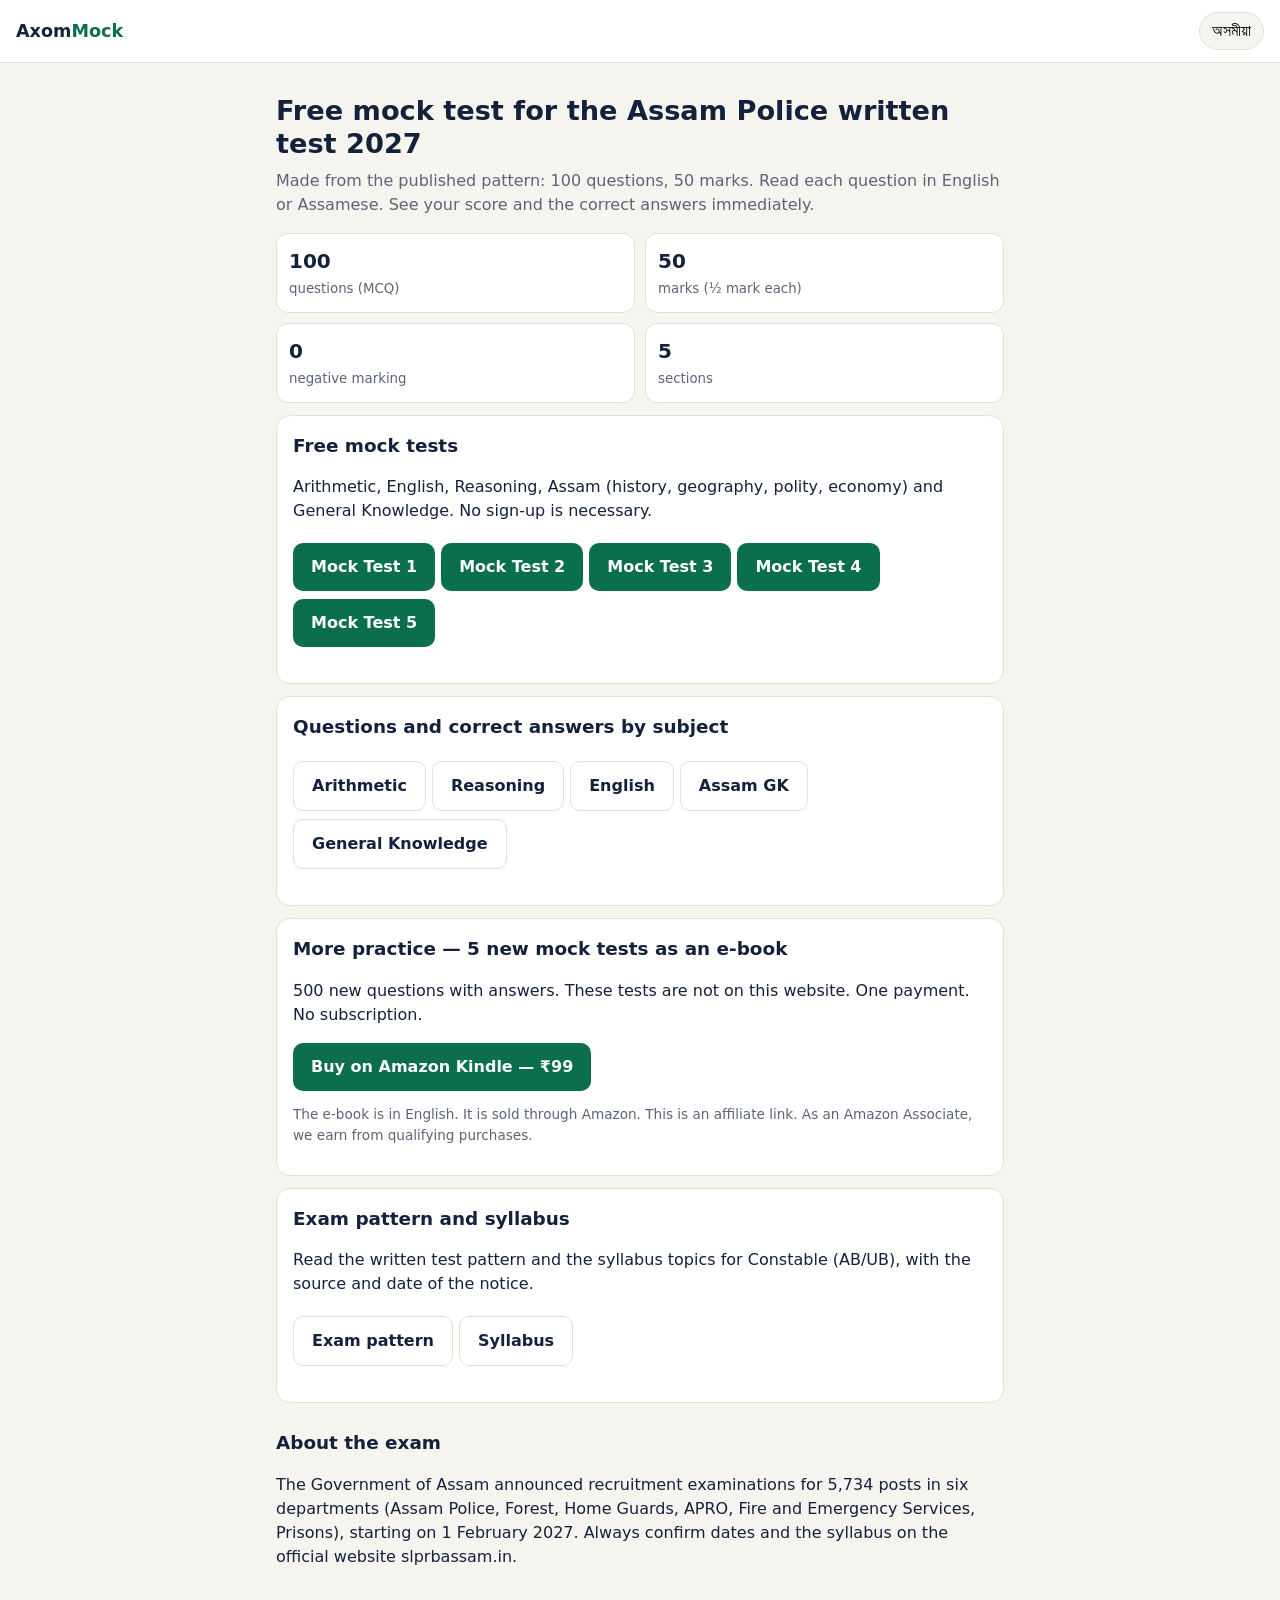
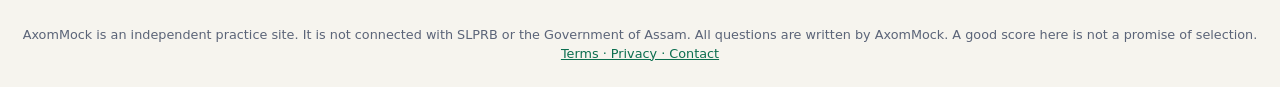
<file: index.html>
<!DOCTYPE html>
<html lang="en">
<head>
<meta charset="utf-8">
<meta name="viewport" content="width=device-width,initial-scale=1">
<title>AxomMock – Free Assam Police Mock Test 2027 (English + Assamese)</title>
<meta name="description" content="Free full-length mock test for the Assam Police recruitment written test 2027. 100 questions, 50 marks, no negative marking. English and Assamese.">
<link rel="canonical" href="https://assam.chewd.study/">
<link rel="stylesheet" href="style.css">
</head>
<body>
<header class="top">
  <a class="logo" href="index.html">Axom<span>Mock</span></a>
  <button class="lang" id="lang"></button>
</header>
<main class="wrap">
  <h1 data-en="Free mock test for the Assam Police written test 2027" data-as="অসম আৰক্ষী লিখিত পৰীক্ষা 2027 ৰ বাবে বিনামূলীয়া মক টেষ্ট"></h1>
  <p class="sub" data-en="Made from the published pattern: 100 questions, 50 marks. Read each question in English or Assamese. See your score and the correct answers immediately." data-as="প্ৰকাশিত আৰ্হিৰ ওপৰত ভিত্তি কৰি তৈয়াৰ কৰা: 100 টা প্ৰশ্ন, 50 নম্বৰ। প্ৰতিটো প্ৰশ্ন ইংৰাজী বা অসমীয়াত পঢ়ক। লগে লগে নম্বৰ আৰু শুদ্ধ উত্তৰ চাওক।"></p>

  <div class="facts">
    <div><b>100</b><small data-en="questions (MCQ)" data-as="টা প্ৰশ্ন (MCQ)"></small></div>
    <div><b>50</b><small data-en="marks (½ mark each)" data-as="নম্বৰ (প্ৰতিটোত ½)"></small></div>
    <div><b>0</b><small data-en="negative marking" data-as="ঋণাত্মক নম্বৰ নাই"></small></div>
    <div><b>5</b><small data-en="sections" data-as="টা শাখা"></small></div>
  </div>

  <div class="card">
    <h2 style="margin-top:0" data-en="Free mock tests" data-as="বিনামূলীয়া মক টেষ্ট"></h2>
    <p data-en="Arithmetic, English, Reasoning, Assam (history, geography, polity, economy) and General Knowledge. No sign-up is necessary." data-as="পাটীগণিত, ইংৰাজী, যুক্তি, অসম (বুৰঞ্জী, ভূগোল, ৰাজনীতি, অৰ্থনীতি) আৰু সাধাৰণ জ্ঞান। পঞ্জীয়নৰ প্ৰয়োজন নাই।"></p>
    <p id="tests"></p>
  </div>

  <div class="card">
    <h2 style="margin-top:0" data-en="Questions and correct answers by subject" data-as="প্ৰশ্ন আৰু শুদ্ধ উত্তৰ">Questions and correct answers by subject</h2>
    <p><a class="btn ghost" style="margin:4px 6px 4px 0" href="arithmetic-questions.html" data-en="Arithmetic" data-as="পাটীগণিত">Arithmetic</a><a class="btn ghost" style="margin:4px 6px 4px 0" href="reasoning-questions.html" data-en="Reasoning" data-as="যুক্তি">Reasoning</a><a class="btn ghost" style="margin:4px 6px 4px 0" href="english-questions.html" data-en="English" data-as="ইংৰাজী">English</a><a class="btn ghost" style="margin:4px 6px 4px 0" href="assam-gk-questions.html" data-en="Assam GK" data-as="অসম">Assam GK</a><a class="btn ghost" style="margin:4px 6px 4px 0" href="general-knowledge-questions.html" data-en="General Knowledge" data-as="সাধাৰণ জ্ঞান">General Knowledge</a></p>
  </div>

  <div class="card">
    <h2 style="margin-top:0" data-en="More practice — 5 new mock tests as an e-book" data-as="অধিক অনুশীলন — ই-বুক হিচাপে 5 টা নতুন মক টেষ্ট"></h2>
    <p data-en="500 new questions with answers. These tests are not on this website. One payment. No subscription." data-as="উত্তৰসহ 500 টা নতুন প্ৰশ্ন। এই টেষ্টসমূহ এই ৱেবছাইটত নাই। এবাৰ পৰিশোধ। কোনো ছাবস্ক্ৰিপচন নাই।"></p>
    <a class="btn" href="https://www.amazon.in/dp/B0HRRXD11S?tag=gabbar-21" target="_blank" rel="noopener sponsored" data-en="Buy on Amazon Kindle — ₹99" data-as="Amazon Kindle ত কিনক — ₹99"></a>
    <p class="note" data-en="The e-book is in English. It is sold through Amazon. This is an affiliate link. As an Amazon Associate, we earn from qualifying purchases." data-as="ই-বুকখন ইংৰাজী ভাষাত আছে। Amazon ৰ জৰিয়তে বিক্ৰী হয়। এইটো এটা এফিলিয়েট লিংক। Amazon Associate হিচাপে আমি যোগ্য ক্ৰয়ৰ পৰা উপাৰ্জন কৰোঁ।"></p>
  </div>

  <div class="card">
    <h2 style="margin-top:0" data-en="Exam pattern and syllabus" data-as="পৰীক্ষাৰ আৰ্হি আৰু পাঠ্যক্ৰম (Exam Pattern and Syllabus)"></h2>
    <p data-en="Read the written test pattern and the syllabus topics for Constable (AB/UB), with the source and date of the notice." data-as="কনষ্টেবল (AB/UB) লিখিত পৰীক্ষাৰ আৰ্হি আৰু পাঠ্যক্ৰমৰ বিষয়বস্তু, বিজ্ঞাপনৰ উৎস আৰু তাৰিখসহ পঢ়ক।"></p>
    <p><a class="btn ghost" style="margin:4px 6px 4px 0" href="exam-pattern.html"><span data-en="Exam pattern" data-as="পৰীক্ষাৰ আৰ্হি (Exam Pattern)"></span></a><a class="btn ghost" style="margin:4px 6px 4px 0" href="syllabus.html"><span data-en="Syllabus" data-as="পাঠ্যক্ৰম (Syllabus)"></span></a></p>
  </div>

  <h2 data-en="About the exam" data-as="পৰীক্ষাৰ বিষয়ে"></h2>
  <p data-en="The Government of Assam announced recruitment examinations for 5,734 posts in six departments (Assam Police, Forest, Home Guards, APRO, Fire and Emergency Services, Prisons), starting on 1 February 2027. Always confirm dates and the syllabus on the official website slprbassam.in." data-as="অসম চৰকাৰে ছটা বিভাগৰ (অসম আৰক্ষী, বন, গৃহৰক্ষী, APRO, অগ্নিনিৰ্বাপক আৰু জৰুৰীকালীন সেৱা, কাৰাগাৰ) 5,734 টা পদৰ নিযুক্তি পৰীক্ষা 1 ফেব্ৰুৱাৰী 2027 ৰ পৰা আৰম্ভ হ'ব বুলি ঘোষণা কৰিছে। তাৰিখ আৰু পাঠ্যক্ৰম সদায় চৰকাৰী ৱেবছাইট slprbassam.in ত নিশ্চিত কৰক।"></p>
</main>
<footer><span data-en="AxomMock is an independent practice site. It is not connected with SLPRB or the Government of Assam. All questions are written by AxomMock. A good score here is not a promise of selection." data-as="AxomMock এটা স্বতন্ত্ৰ অনুশীলন ছাইট। SLPRB বা অসম চৰকাৰৰ সৈতে ইয়াৰ কোনো সম্পৰ্ক নাই। সকলো প্ৰশ্ন AxomMock য়ে নিজাকৈ প্ৰস্তুত কৰা। ইয়াত ভাল নম্বৰ পোৱাটো নিৰ্বাচনৰ নিশ্চয়তা নহয়।"></span><br><a href="legal.html">Terms · Privacy · Contact</a></footer>
<script>
  var TESTS = 5; // number of published free tests
  (function () { var h = ''; for (var i = 1; i <= TESTS; i++) h += '<a class="btn" style="margin:4px 6px 4px 0" href="test.html?m=' + i + '"><span data-en="Mock Test ' + i + '" data-as="মক টেষ্ট ' + i + '"></span></a>'; document.getElementById('tests').innerHTML = h; })();
</script>
<script src="lang.js"></script>
<!-- Cloudflare Web Analytics --><script type='module' src='https://static.cloudflareinsights.com/beacon.min.js' data-cf-beacon='{"token": "37643b3091d94e91ad17ff8a0eee2a0e"}'></script><!-- End Cloudflare Web Analytics -->
</body>
</html>
</file>
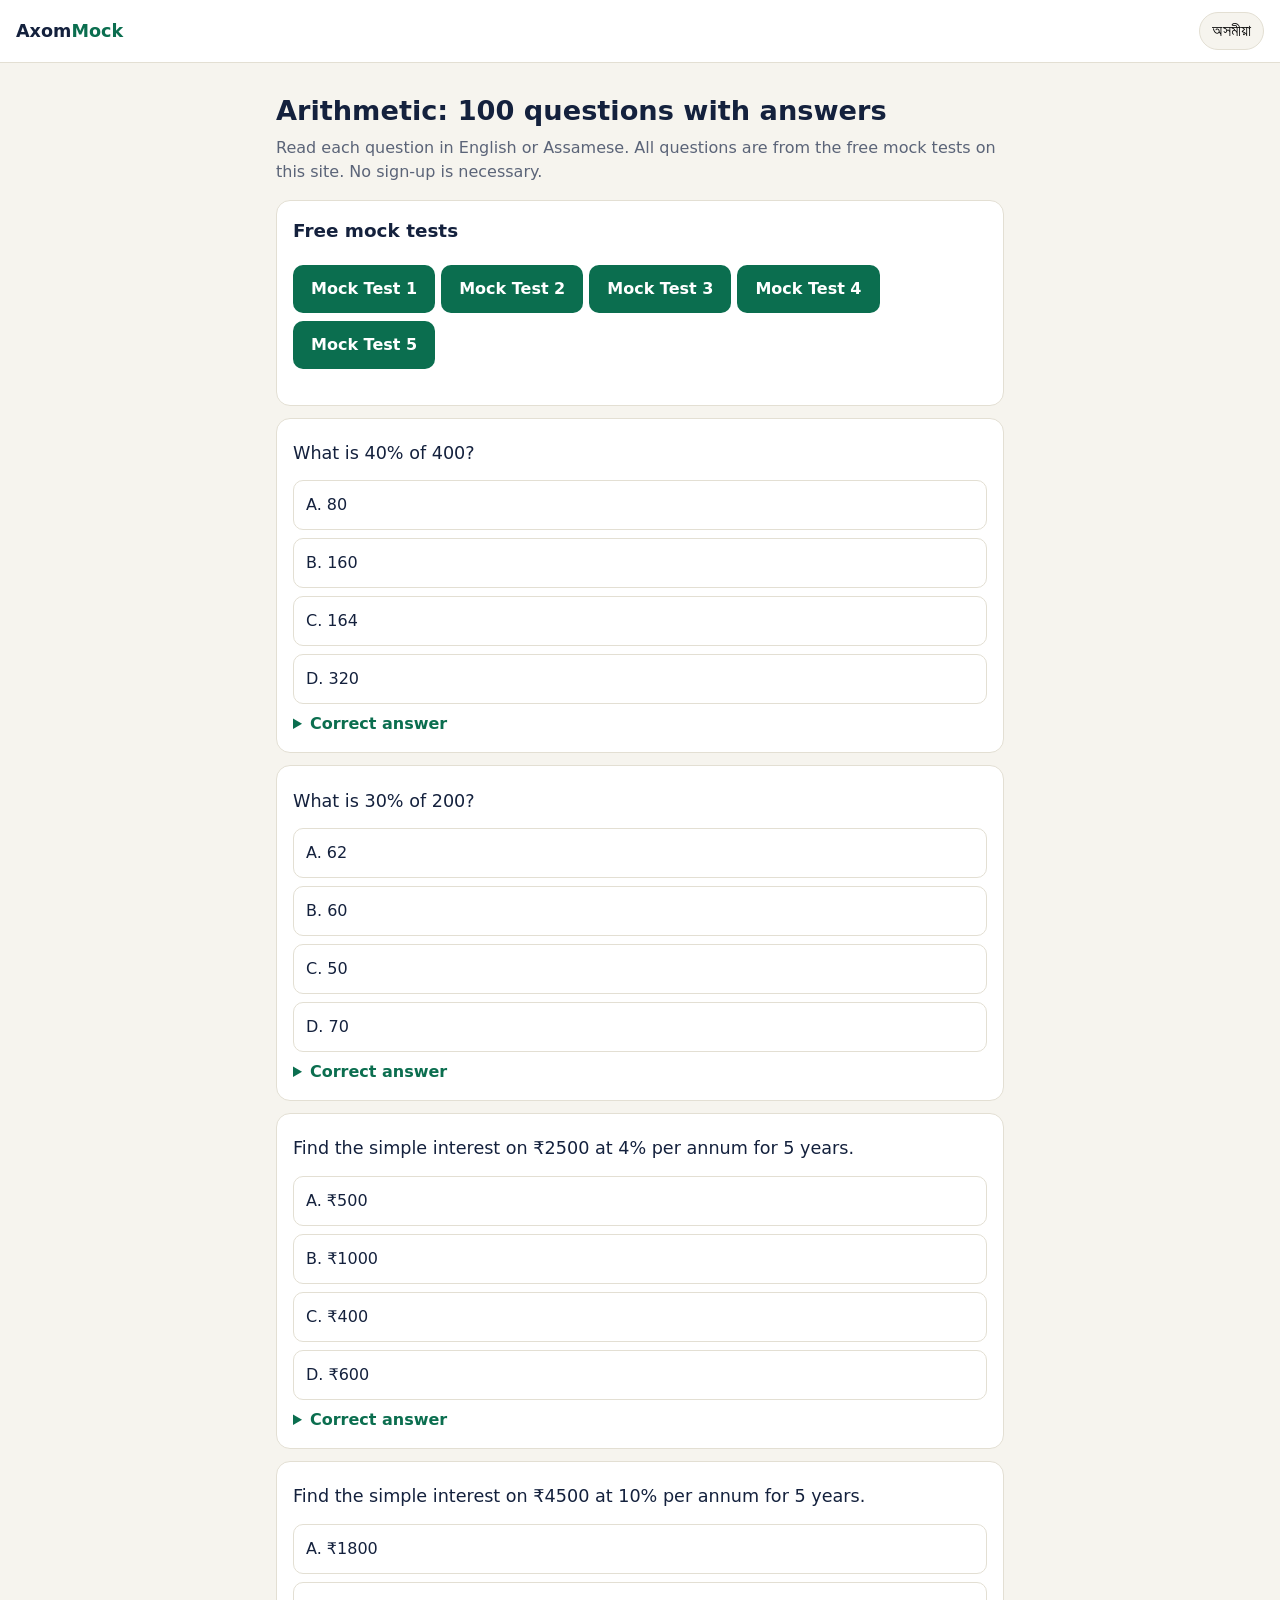
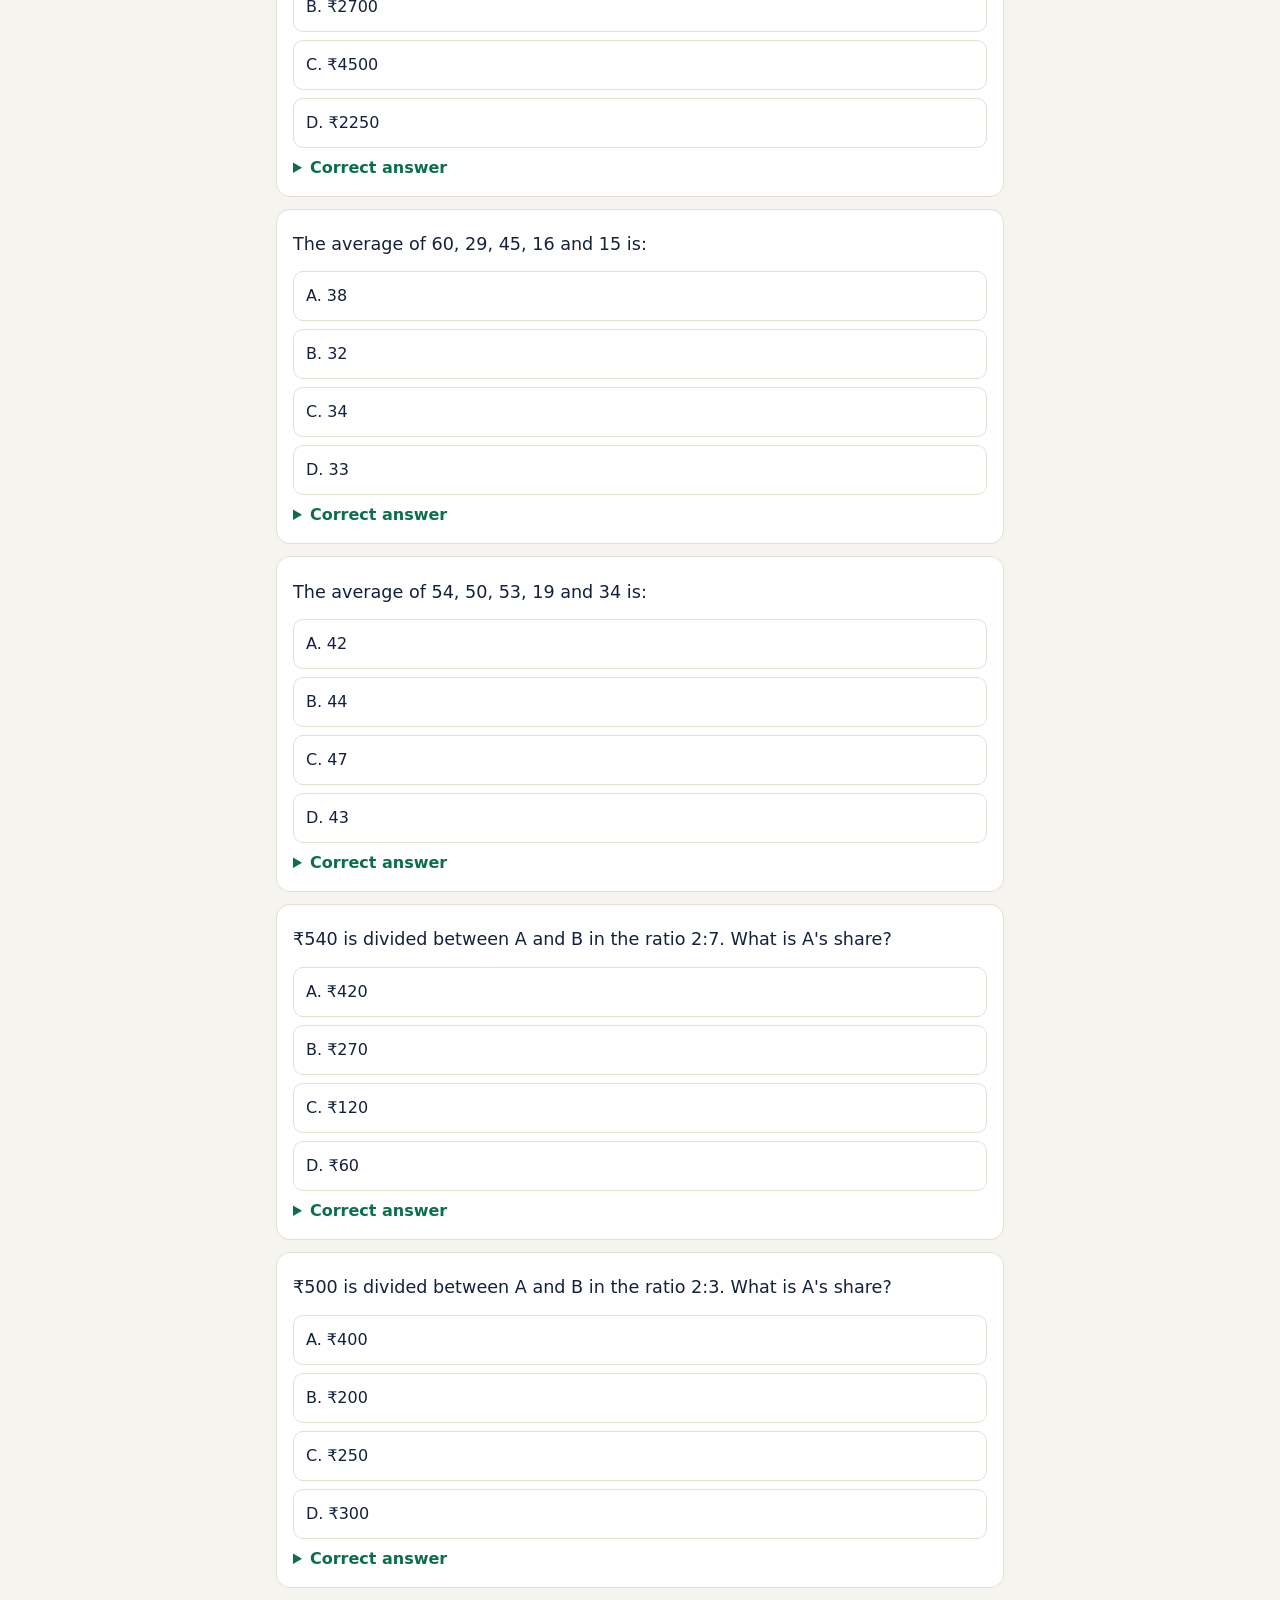
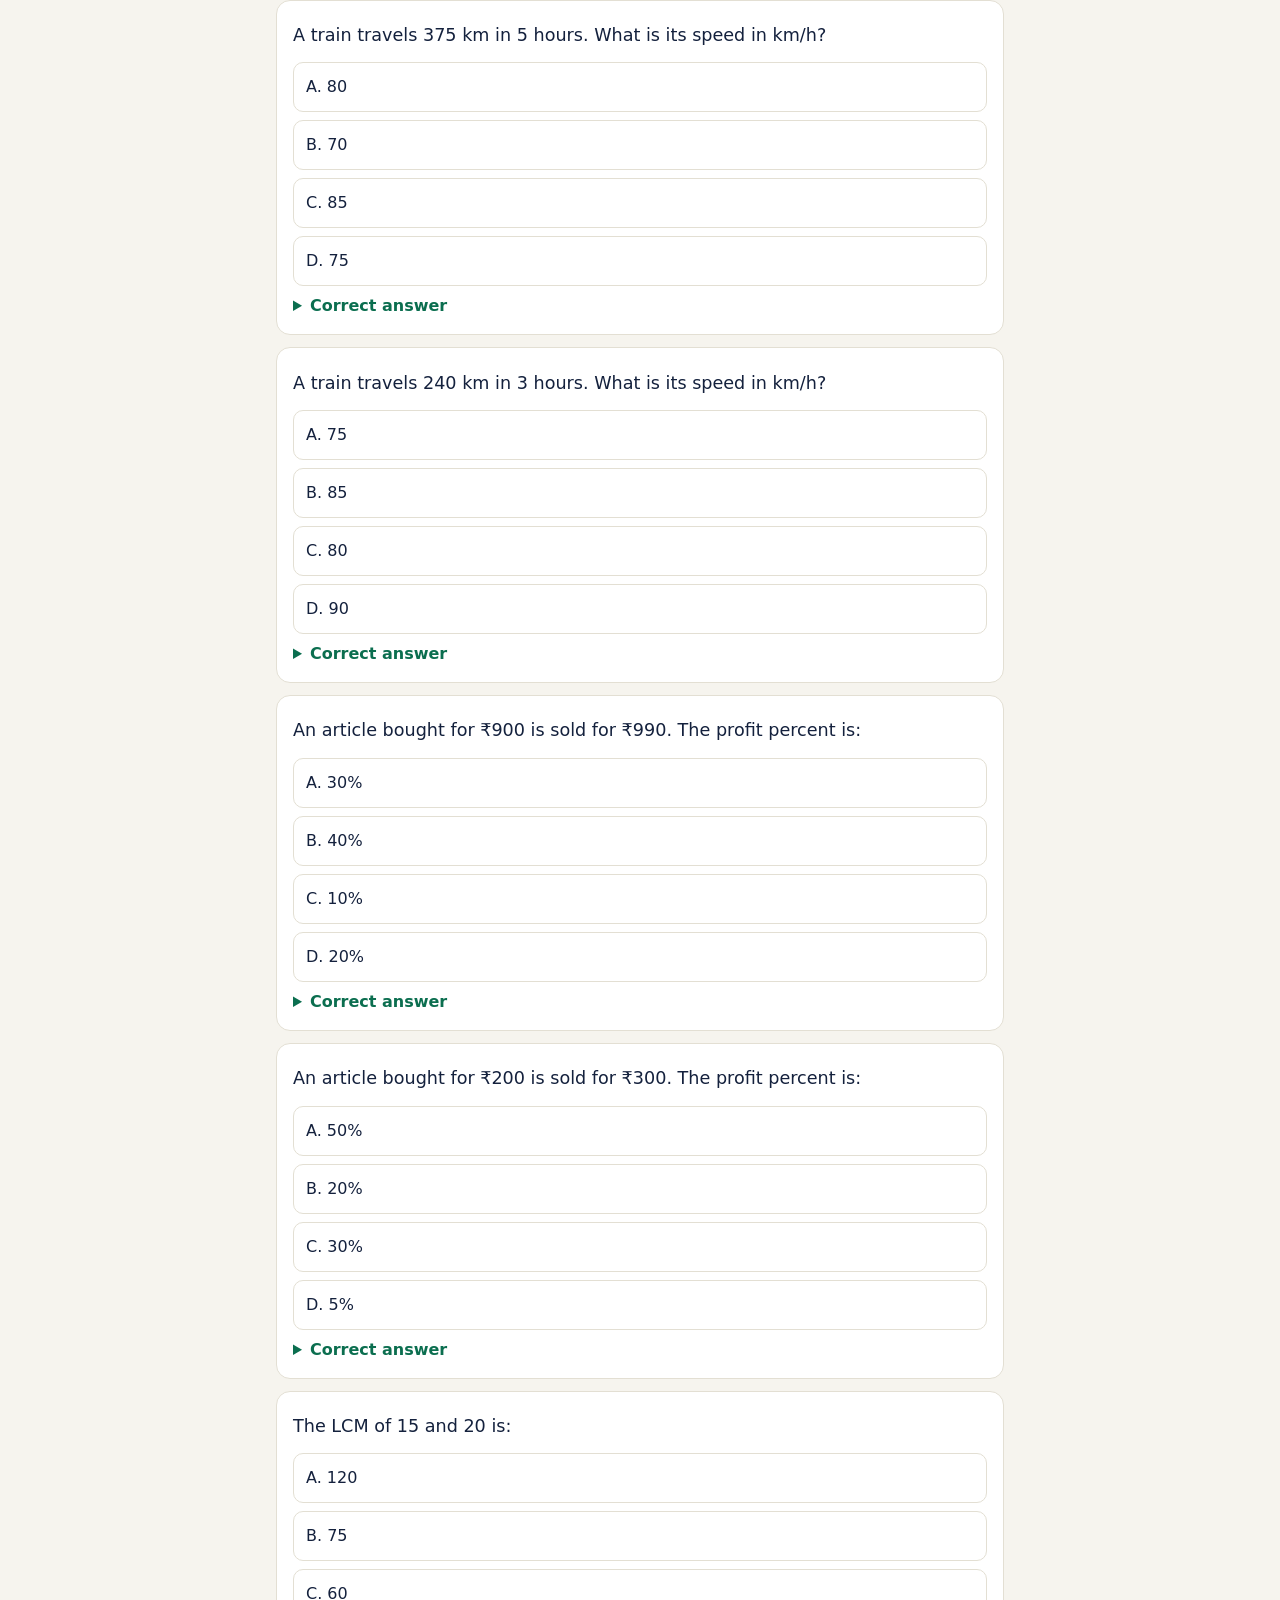
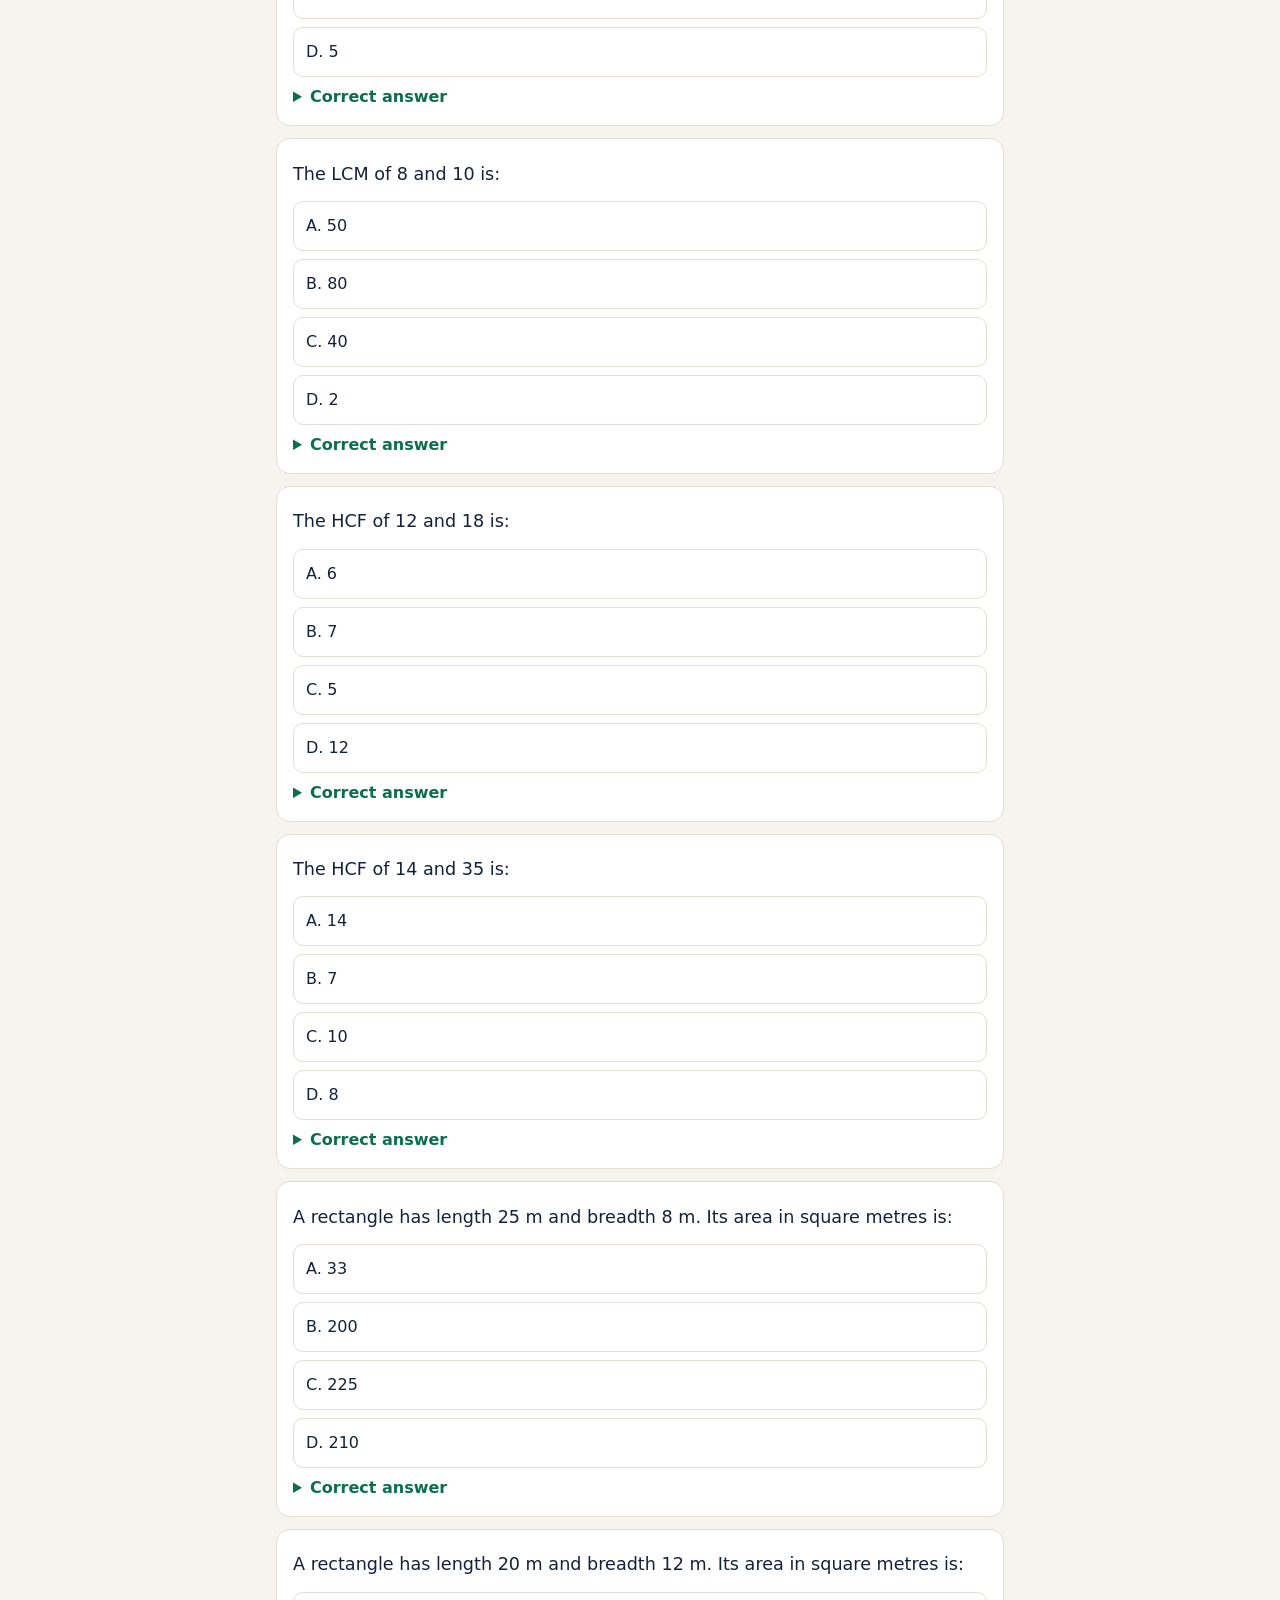
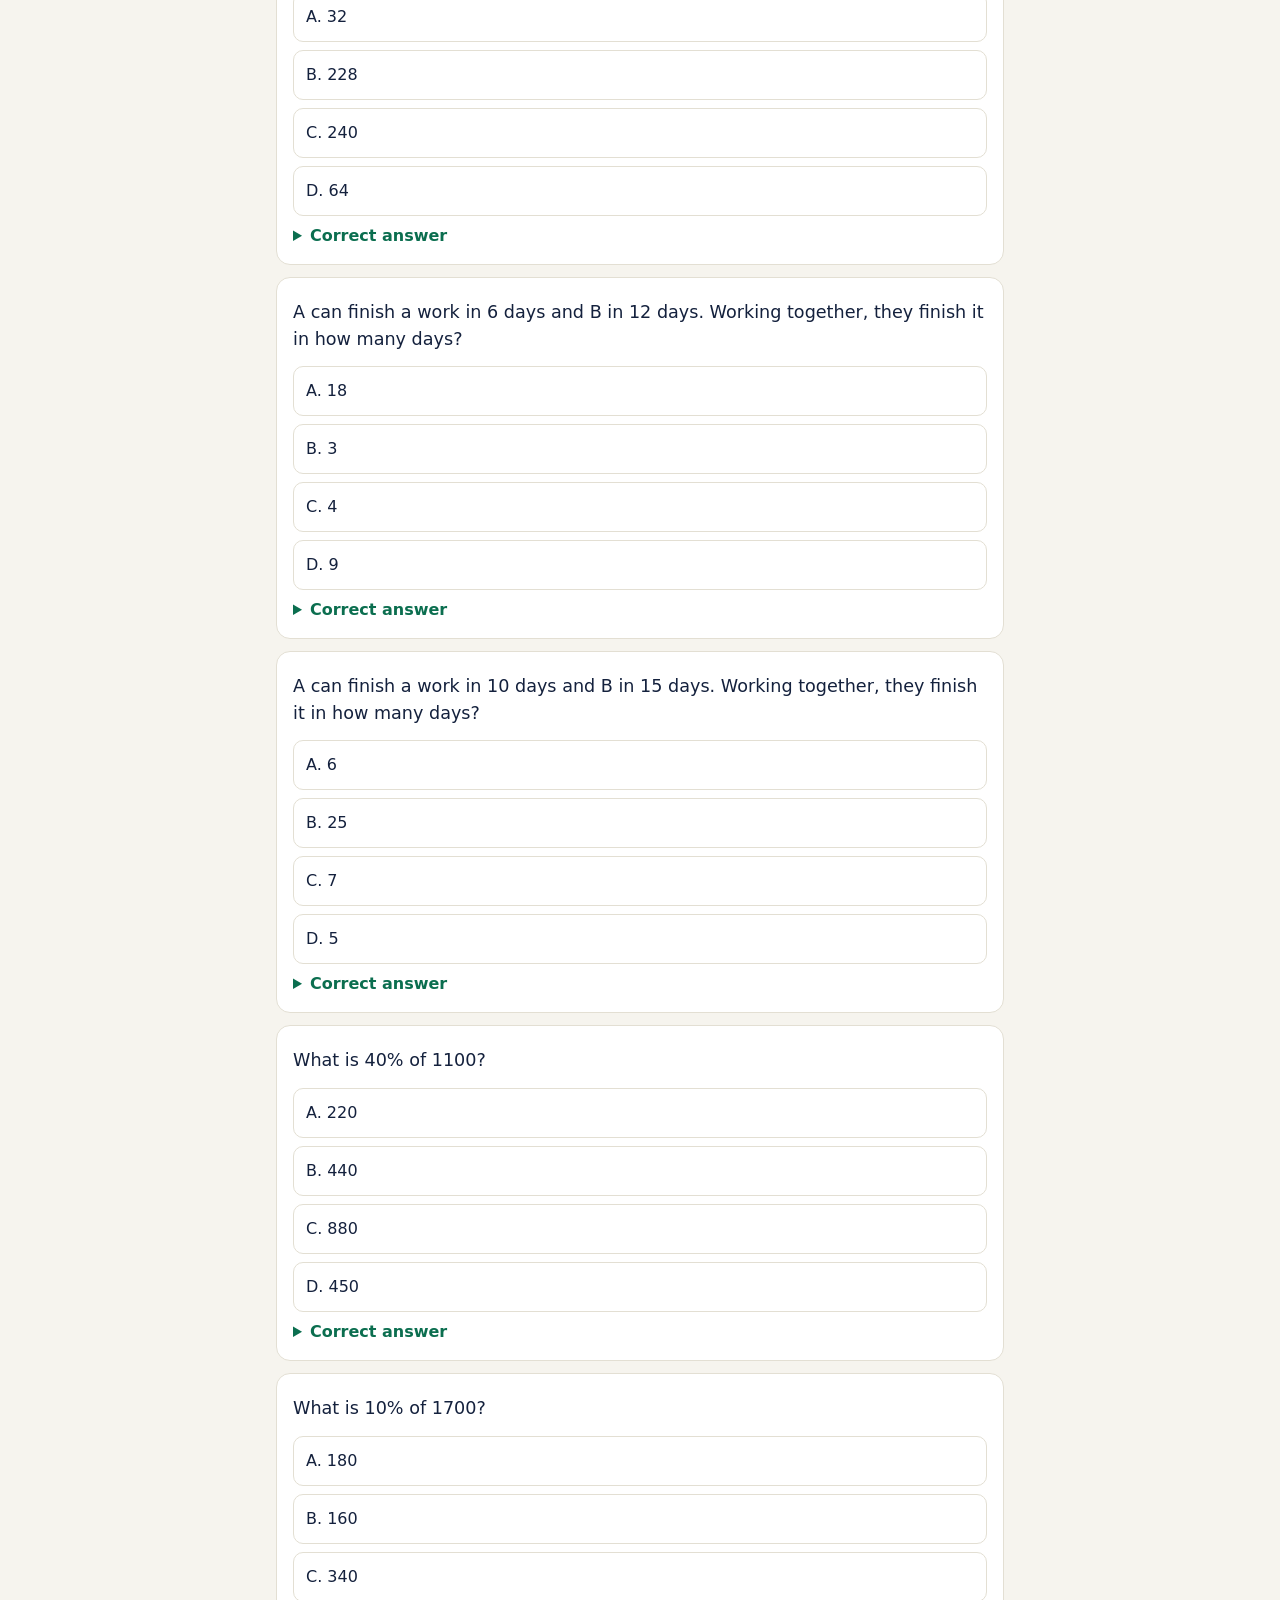
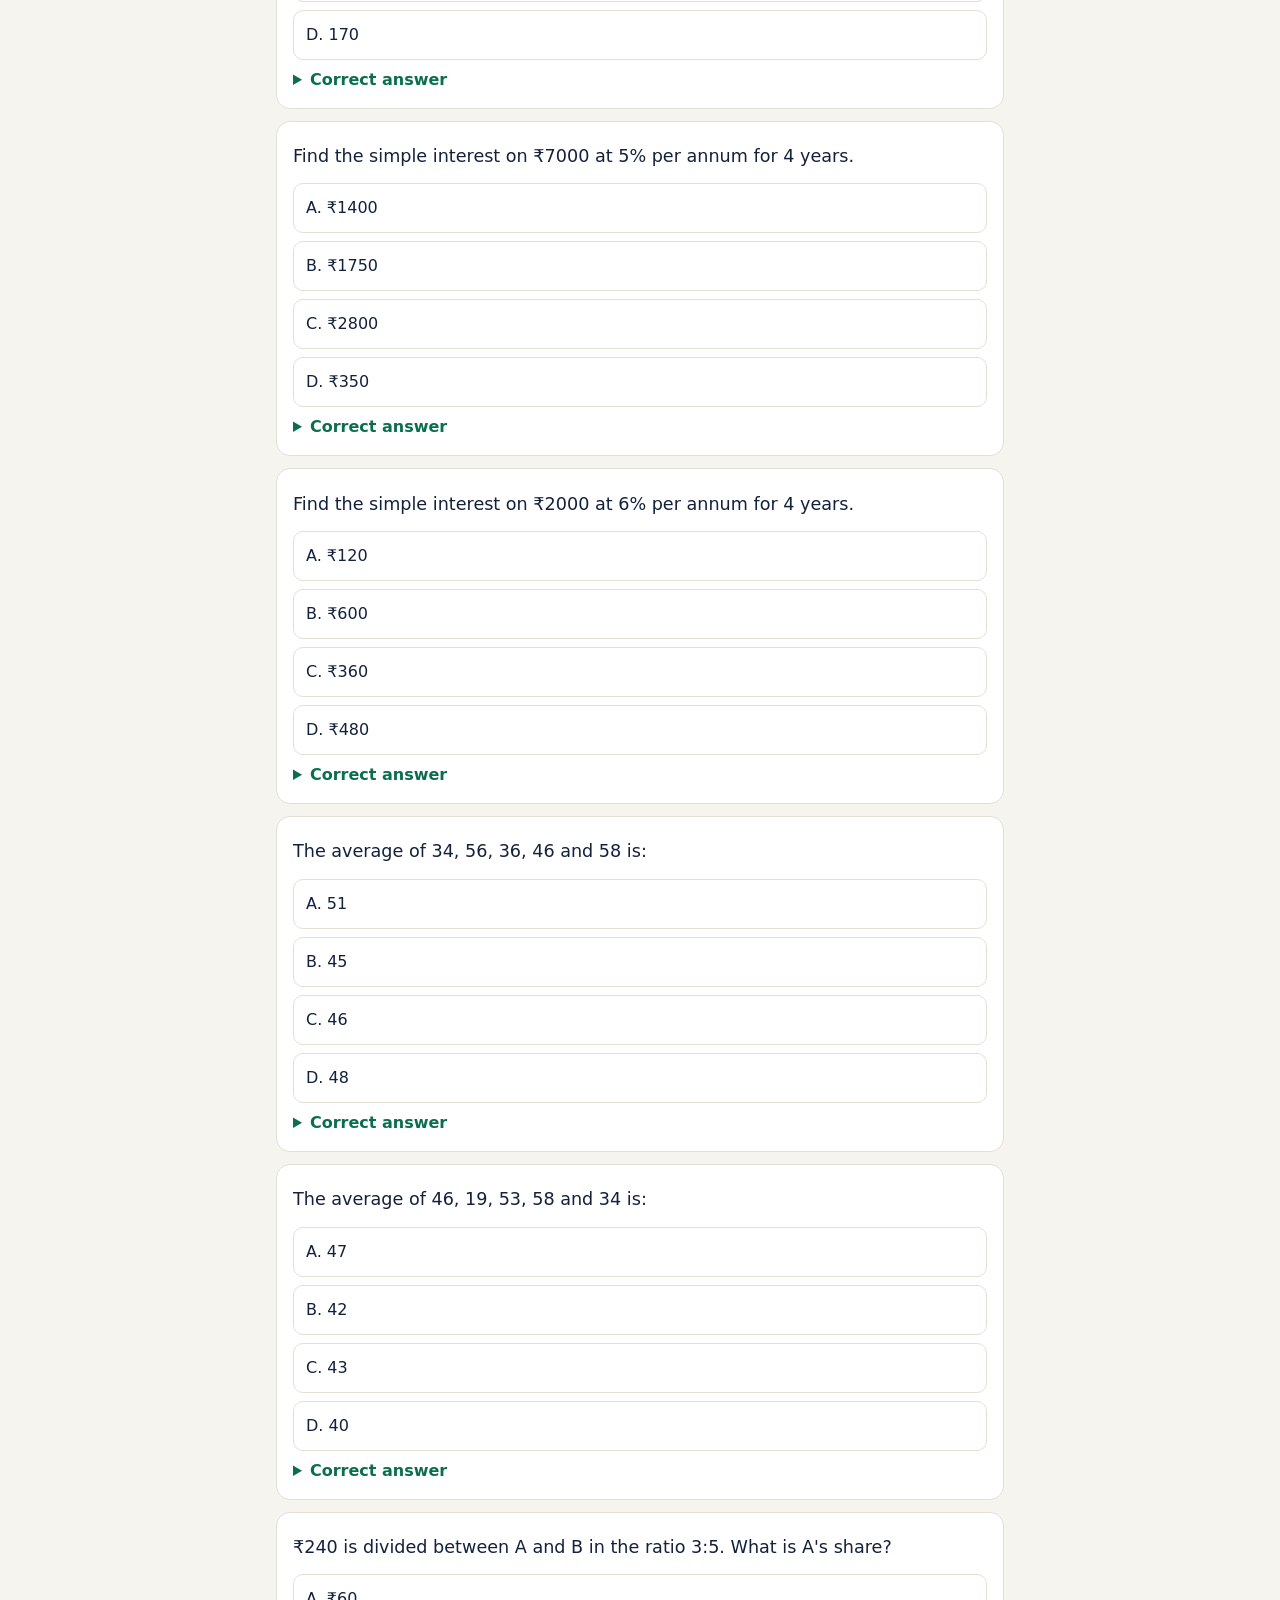
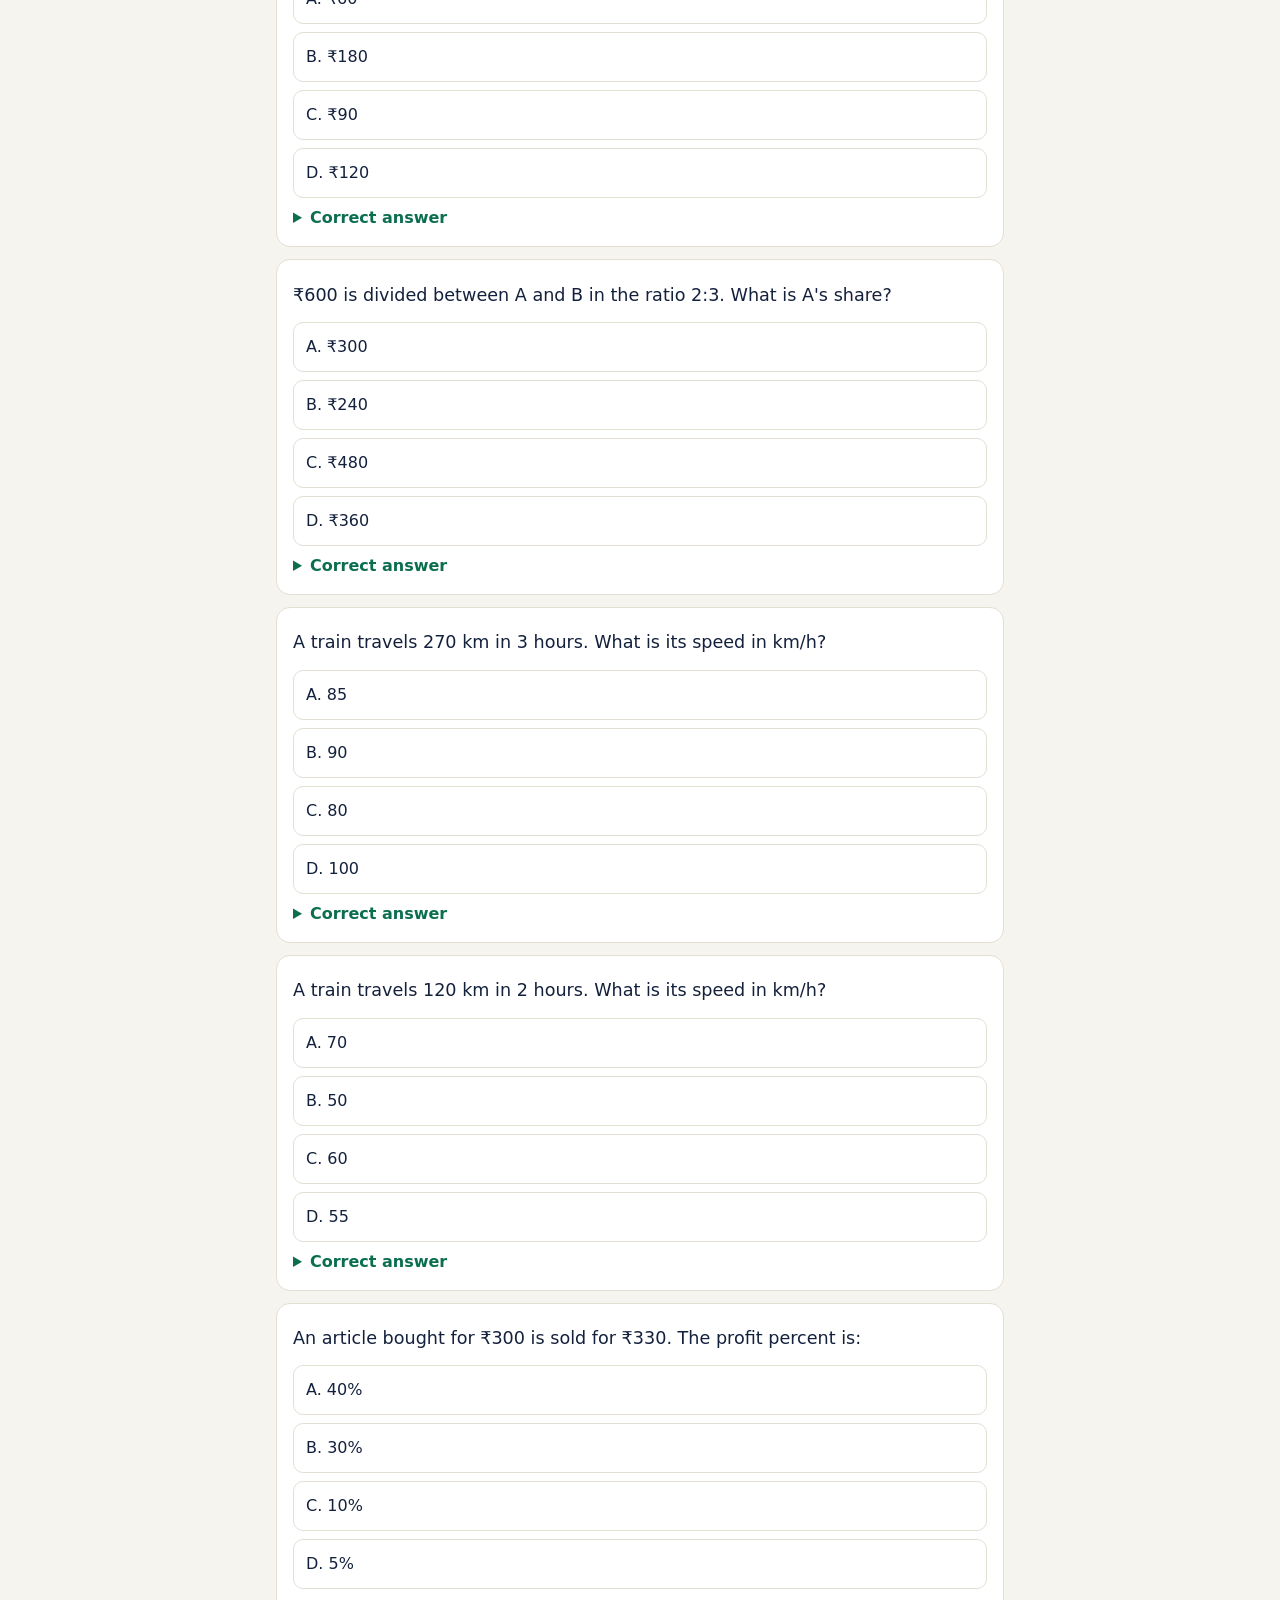
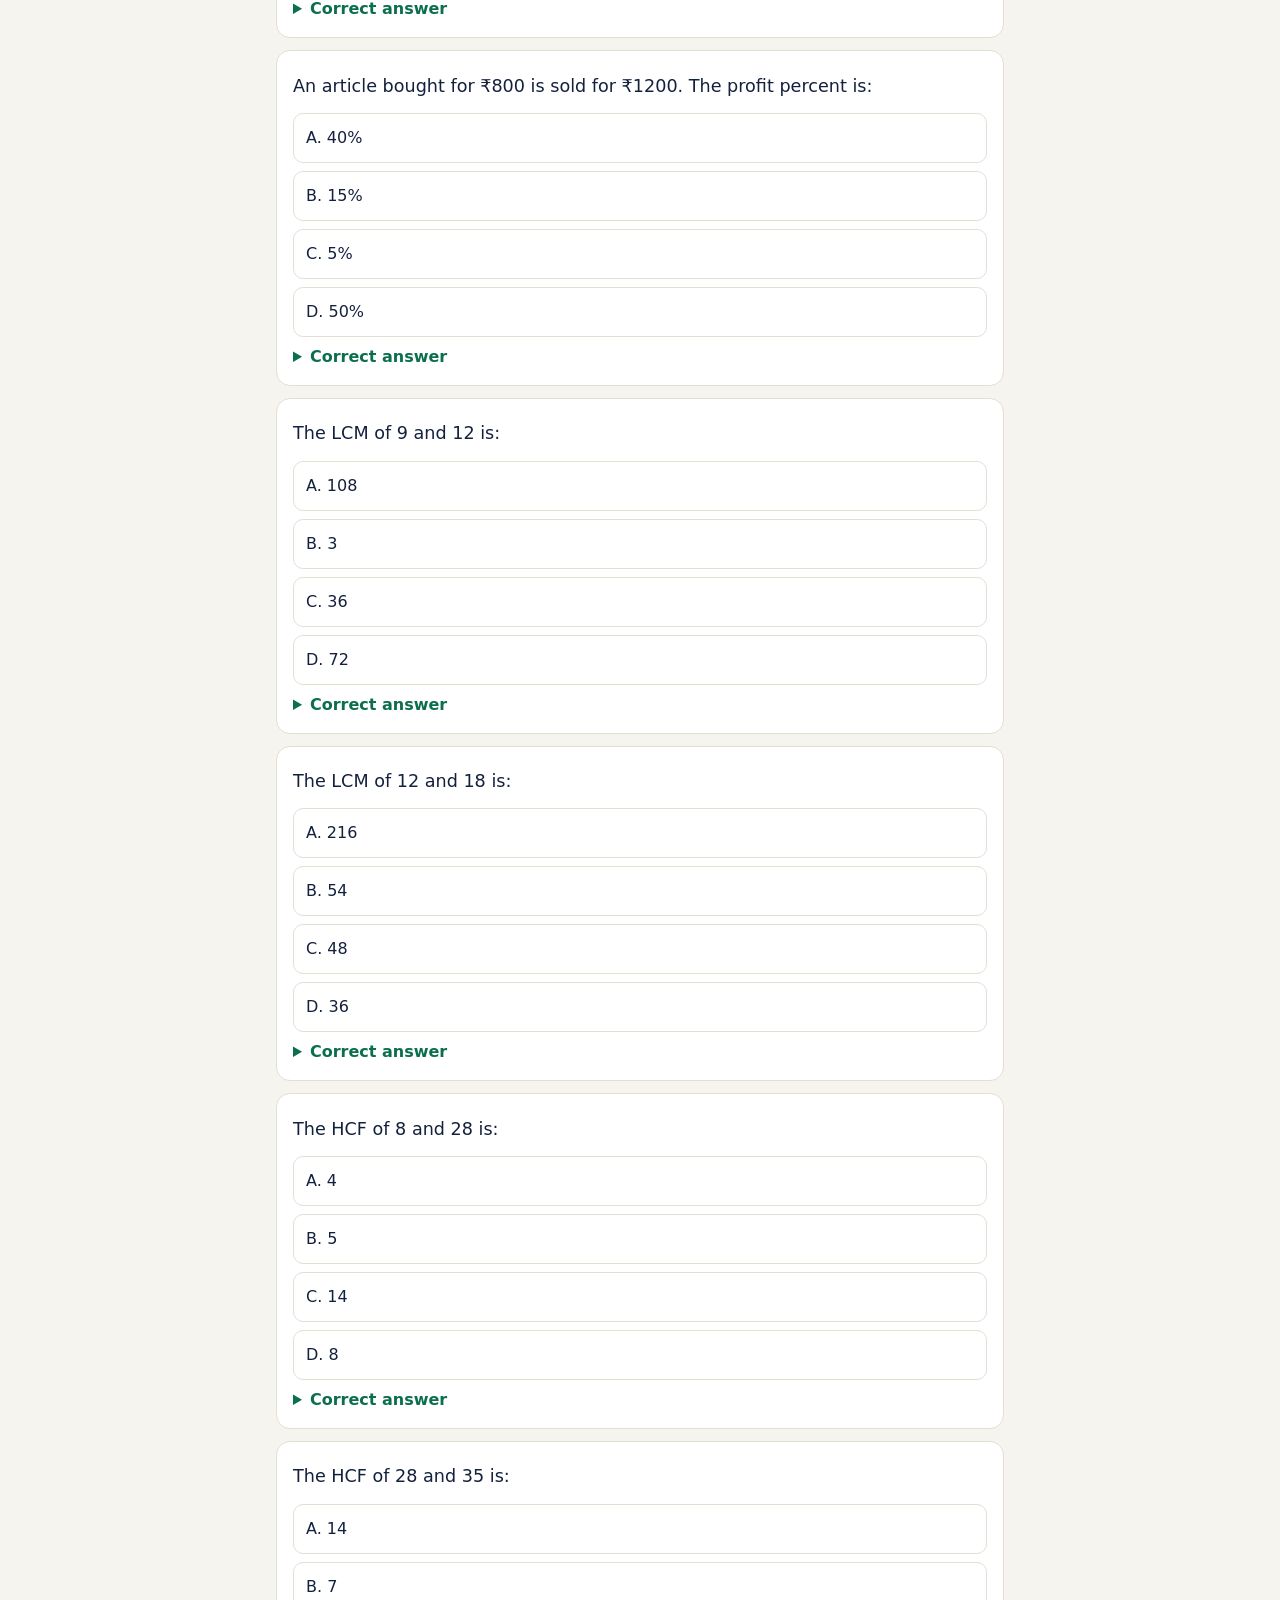
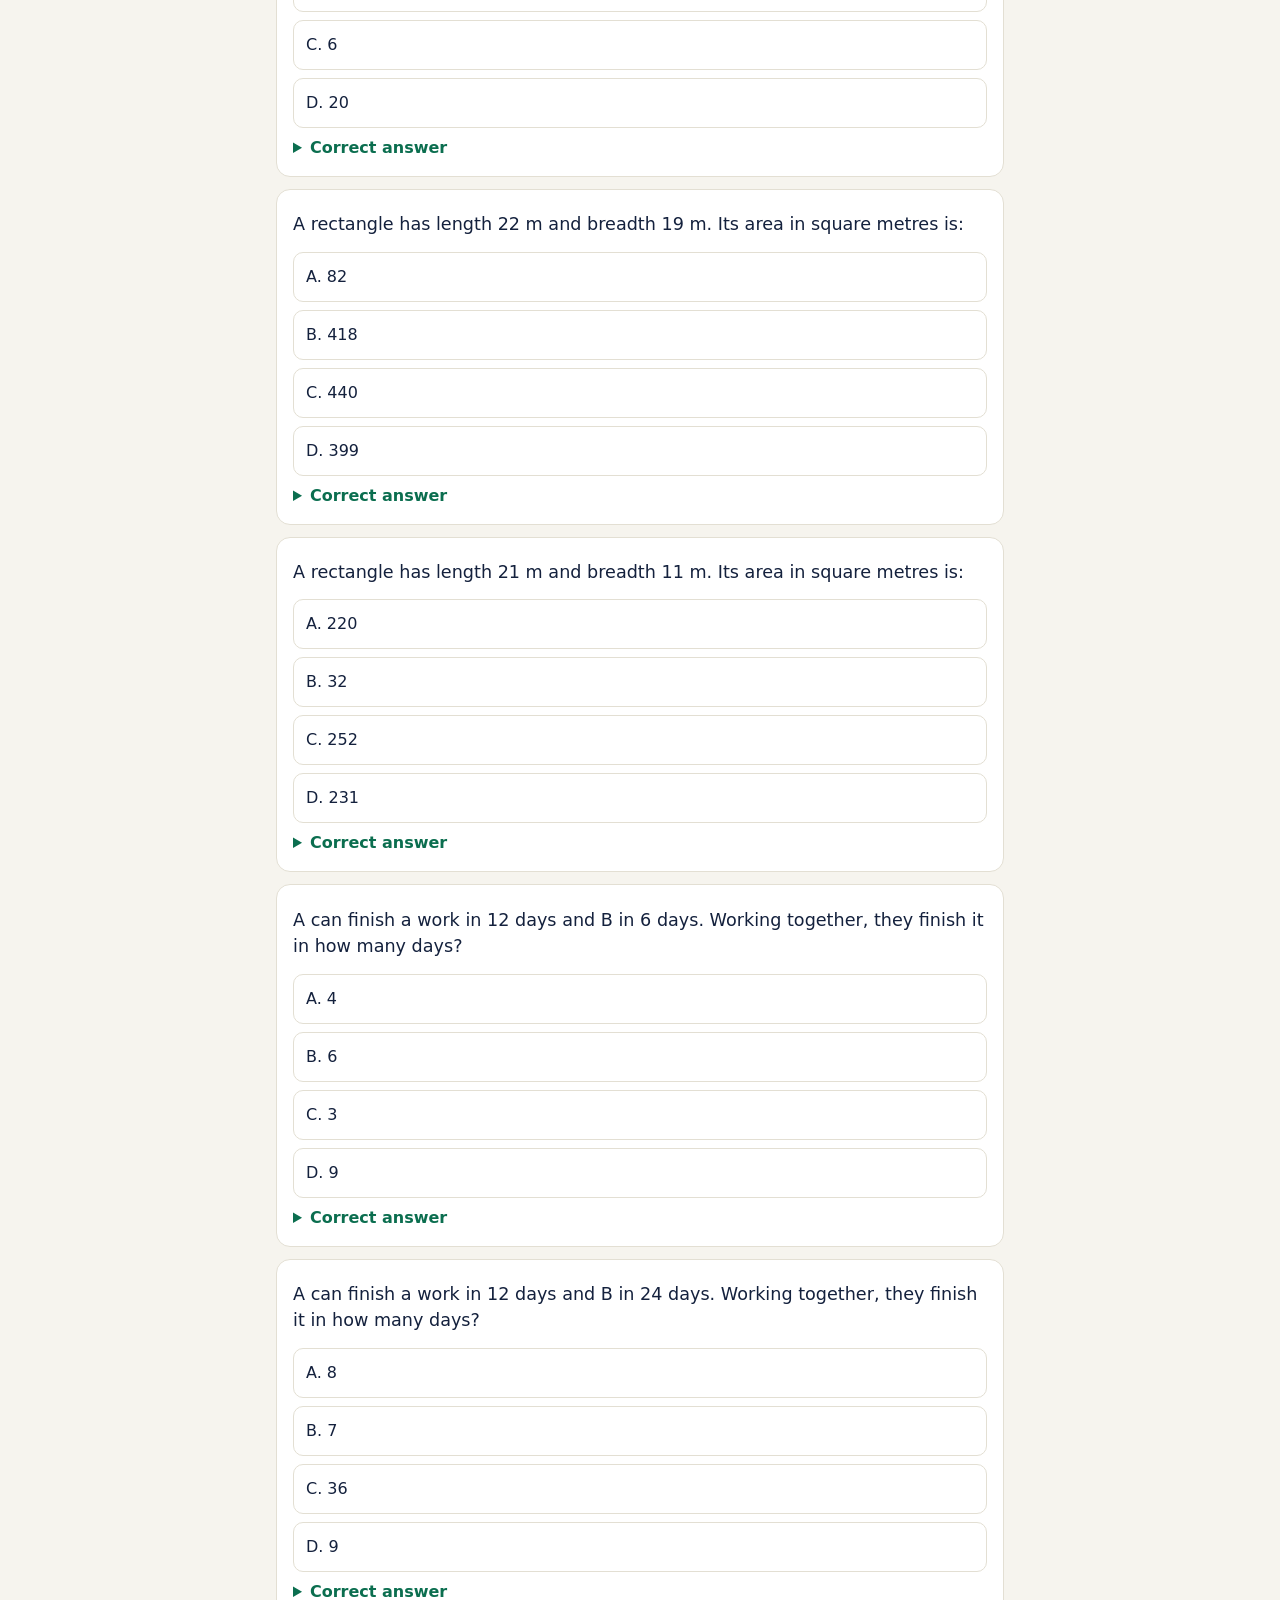
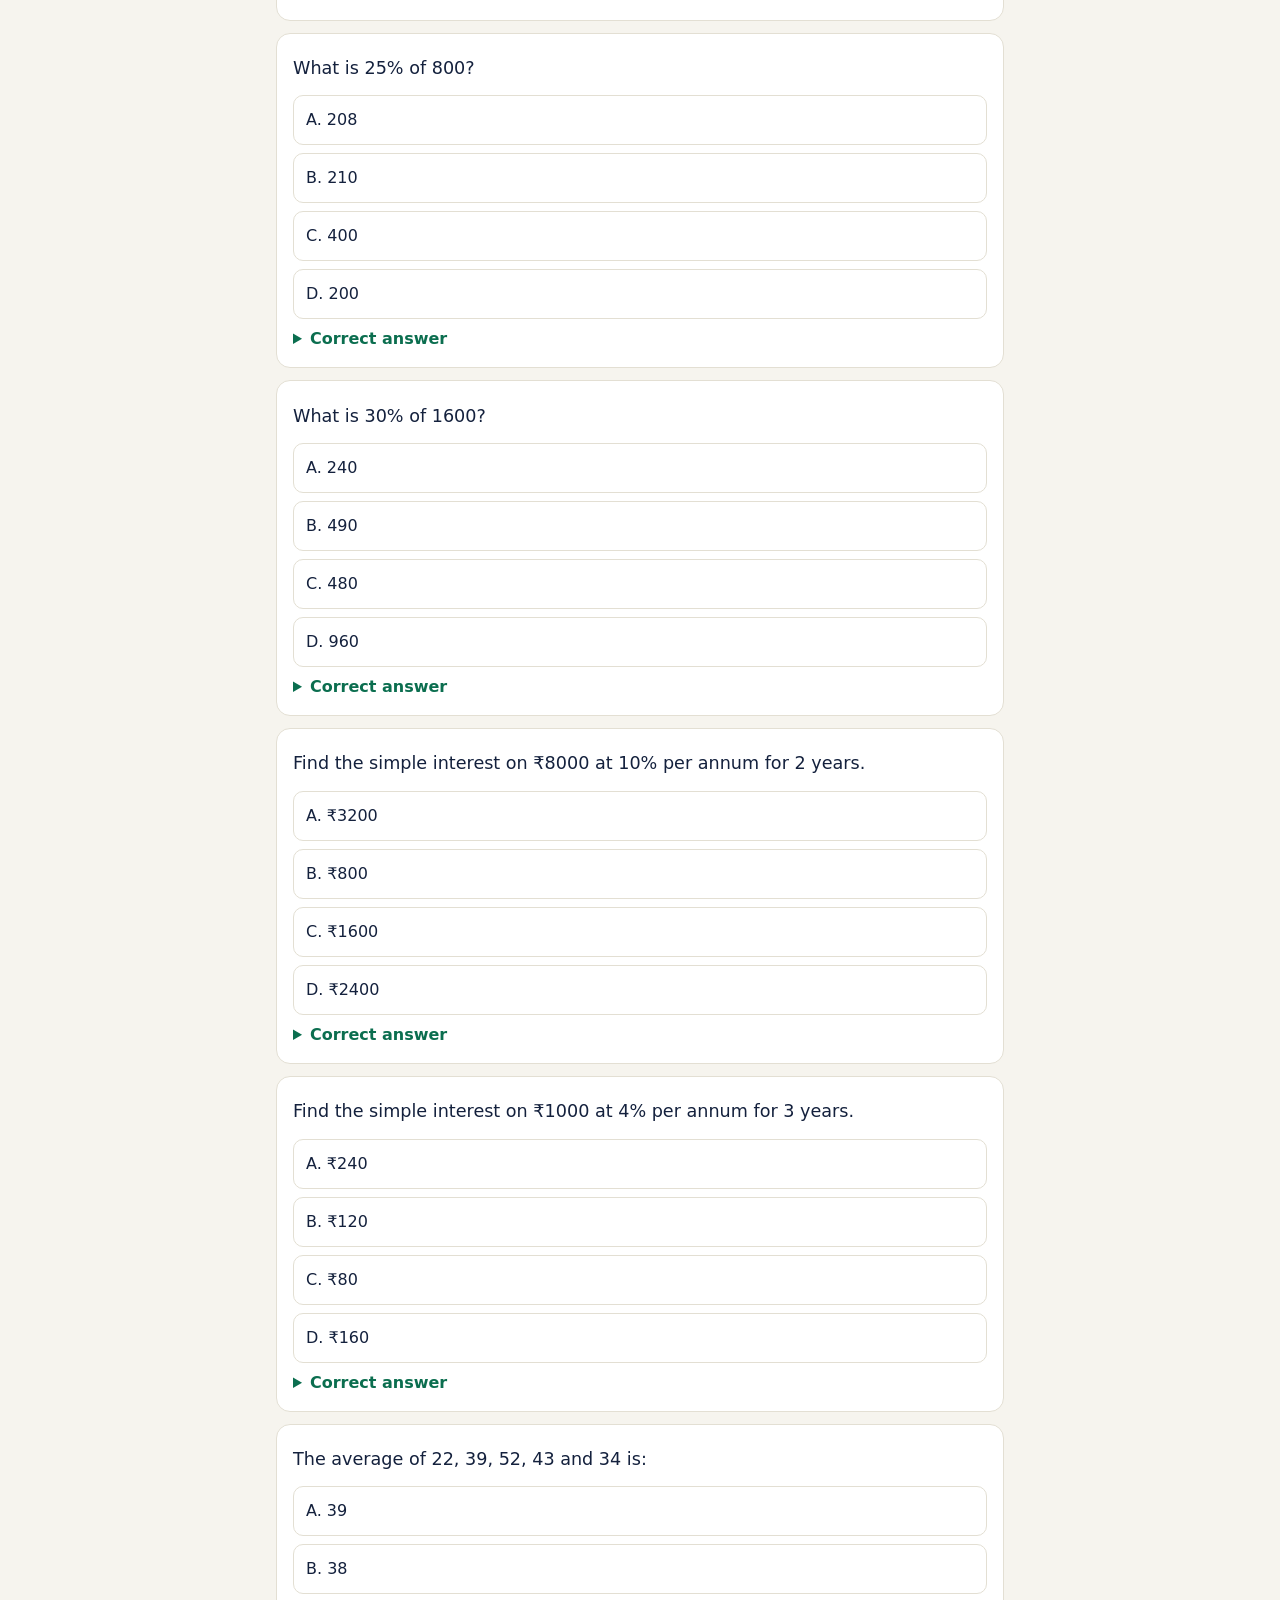
<file: arithmetic-questions.html>
<!DOCTYPE html>
<html lang="en">
<head>
<meta charset="utf-8">
<meta name="viewport" content="width=device-width,initial-scale=1">
<title>Arithmetic Questions with Answers for Assam Police 2027 (English + Assamese) – AxomMock</title>
<meta name="description" content="100 arithmetic questions with answers, from the free AxomMock mock tests for the Assam Police written test. English and Assamese.">
<link rel="canonical" href="https://assam.chewd.study/arithmetic-questions.html">
<link rel="stylesheet" href="style.css">
</head>
<body>
<header class="top">
  <a class="logo" href="index.html">Axom<span>Mock</span></a>
  <button class="lang" id="lang"></button>
</header>
<main class="wrap static">
  <h1 data-en="Arithmetic: 100 questions with answers" data-as="পাটীগণিত: উত্তৰসহ 100 টা প্ৰশ্ন">Arithmetic: 100 questions with answers</h1>
  <p class="sub" data-en="Read each question in English or Assamese. All questions are from the free mock tests on this site. No sign-up is necessary." data-as="প্ৰতিটো প্ৰশ্ন ইংৰাজী বা অসমীয়াত পঢ়ক। পঞ্জীয়নৰ প্ৰয়োজন নাই।">Read each question in English or Assamese. All questions are from the free mock tests on this site. No sign-up is necessary.</p>

  <div class="card">
    <h2 style="margin-top:0" data-en="Free mock tests" data-as="বিনামূলীয়া মক টেষ্ট">Free mock tests</h2>
    <p><a class="btn" style="margin:4px 6px 4px 0" href="test.html?m=1" data-en="Mock Test 1" data-as="মক টেষ্ট 1">Mock Test 1</a><a class="btn" style="margin:4px 6px 4px 0" href="test.html?m=2" data-en="Mock Test 2" data-as="মক টেষ্ট 2">Mock Test 2</a><a class="btn" style="margin:4px 6px 4px 0" href="test.html?m=3" data-en="Mock Test 3" data-as="মক টেষ্ট 3">Mock Test 3</a><a class="btn" style="margin:4px 6px 4px 0" href="test.html?m=4" data-en="Mock Test 4" data-as="মক টেষ্ট 4">Mock Test 4</a><a class="btn" style="margin:4px 6px 4px 0" href="test.html?m=5" data-en="Mock Test 5" data-as="মক টেষ্ট 5">Mock Test 5</a></p>
  </div>

  <div class="card">
    <p class="qtext" data-en="What is 40% of 400?" data-as="400 ৰ 40% কিমান?">What is 40% of 400?</p>
    <div class="opt" data-en="A. 80" data-as="A. 80">A. 80</div>
    <div class="opt" data-en="B. 160" data-as="B. 160">B. 160</div>
    <div class="opt" data-en="C. 164" data-as="C. 164">C. 164</div>
    <div class="opt" data-en="D. 320" data-as="D. 320">D. 320</div>
    <details><summary data-en="Correct answer" data-as="শুদ্ধ উত্তৰ">Correct answer</summary><p class="exp" data-en="B. 160 · 40/100 × 400 = 160" data-as="B. 160 · 40/100 × 400 = 160">B. 160 · 40/100 × 400 = 160</p></details>
  </div>
  <div class="card">
    <p class="qtext" data-en="What is 30% of 200?" data-as="200 ৰ 30% কিমান?">What is 30% of 200?</p>
    <div class="opt" data-en="A. 62" data-as="A. 62">A. 62</div>
    <div class="opt" data-en="B. 60" data-as="B. 60">B. 60</div>
    <div class="opt" data-en="C. 50" data-as="C. 50">C. 50</div>
    <div class="opt" data-en="D. 70" data-as="D. 70">D. 70</div>
    <details><summary data-en="Correct answer" data-as="শুদ্ধ উত্তৰ">Correct answer</summary><p class="exp" data-en="B. 60 · 30/100 × 200 = 60" data-as="B. 60 · 30/100 × 200 = 60">B. 60 · 30/100 × 200 = 60</p></details>
  </div>
  <div class="card">
    <p class="qtext" data-en="Find the simple interest on ₹2500 at 4% per annum for 5 years." data-as="বছৰি 4% হাৰত ₹2500 ৰ 5 বছৰৰ সৰল সুত কিমান?">Find the simple interest on ₹2500 at 4% per annum for 5 years.</p>
    <div class="opt" data-en="A. ₹500" data-as="A. ₹500">A. ₹500</div>
    <div class="opt" data-en="B. ₹1000" data-as="B. ₹1000">B. ₹1000</div>
    <div class="opt" data-en="C. ₹400" data-as="C. ₹400">C. ₹400</div>
    <div class="opt" data-en="D. ₹600" data-as="D. ₹600">D. ₹600</div>
    <details><summary data-en="Correct answer" data-as="শুদ্ধ উত্তৰ">Correct answer</summary><p class="exp" data-en="A. ₹500 · SI = P×R×T/100 = 2500×4×5/100 = ₹500" data-as="A. ₹500 · SI = P×R×T/100 = 2500×4×5/100 = ₹500">A. ₹500 · SI = P×R×T/100 = 2500×4×5/100 = ₹500</p></details>
  </div>
  <div class="card">
    <p class="qtext" data-en="Find the simple interest on ₹4500 at 10% per annum for 5 years." data-as="বছৰি 10% হাৰত ₹4500 ৰ 5 বছৰৰ সৰল সুত কিমান?">Find the simple interest on ₹4500 at 10% per annum for 5 years.</p>
    <div class="opt" data-en="A. ₹1800" data-as="A. ₹1800">A. ₹1800</div>
    <div class="opt" data-en="B. ₹2700" data-as="B. ₹2700">B. ₹2700</div>
    <div class="opt" data-en="C. ₹4500" data-as="C. ₹4500">C. ₹4500</div>
    <div class="opt" data-en="D. ₹2250" data-as="D. ₹2250">D. ₹2250</div>
    <details><summary data-en="Correct answer" data-as="শুদ্ধ উত্তৰ">Correct answer</summary><p class="exp" data-en="D. ₹2250 · SI = P×R×T/100 = 4500×10×5/100 = ₹2250" data-as="D. ₹2250 · SI = P×R×T/100 = 4500×10×5/100 = ₹2250">D. ₹2250 · SI = P×R×T/100 = 4500×10×5/100 = ₹2250</p></details>
  </div>
  <div class="card">
    <p class="qtext" data-en="The average of 60, 29, 45, 16 and 15 is:" data-as="60, 29, 45, 16 আৰু 15 ৰ গড় কিমান?">The average of 60, 29, 45, 16 and 15 is:</p>
    <div class="opt" data-en="A. 38" data-as="A. 38">A. 38</div>
    <div class="opt" data-en="B. 32" data-as="B. 32">B. 32</div>
    <div class="opt" data-en="C. 34" data-as="C. 34">C. 34</div>
    <div class="opt" data-en="D. 33" data-as="D. 33">D. 33</div>
    <details><summary data-en="Correct answer" data-as="শুদ্ধ উত্তৰ">Correct answer</summary><p class="exp" data-en="D. 33 · Sum = 165; 165 ÷ 5 = 33" data-as="D. 33 · Sum = 165; 165 ÷ 5 = 33">D. 33 · Sum = 165; 165 ÷ 5 = 33</p></details>
  </div>
  <div class="card">
    <p class="qtext" data-en="The average of 54, 50, 53, 19 and 34 is:" data-as="54, 50, 53, 19 আৰু 34 ৰ গড় কিমান?">The average of 54, 50, 53, 19 and 34 is:</p>
    <div class="opt" data-en="A. 42" data-as="A. 42">A. 42</div>
    <div class="opt" data-en="B. 44" data-as="B. 44">B. 44</div>
    <div class="opt" data-en="C. 47" data-as="C. 47">C. 47</div>
    <div class="opt" data-en="D. 43" data-as="D. 43">D. 43</div>
    <details><summary data-en="Correct answer" data-as="শুদ্ধ উত্তৰ">Correct answer</summary><p class="exp" data-en="A. 42 · Sum = 210; 210 ÷ 5 = 42" data-as="A. 42 · Sum = 210; 210 ÷ 5 = 42">A. 42 · Sum = 210; 210 ÷ 5 = 42</p></details>
  </div>
  <div class="card">
    <p class="qtext" data-en="₹540 is divided between A and B in the ratio 2:7. What is A&#39;s share?" data-as="₹540, A আৰু B ৰ মাজত 2:7 অনুপাতত ভাগ কৰিলে A য়ে কিমান পাব?">₹540 is divided between A and B in the ratio 2:7. What is A&#39;s share?</p>
    <div class="opt" data-en="A. ₹420" data-as="A. ₹420">A. ₹420</div>
    <div class="opt" data-en="B. ₹270" data-as="B. ₹270">B. ₹270</div>
    <div class="opt" data-en="C. ₹120" data-as="C. ₹120">C. ₹120</div>
    <div class="opt" data-en="D. ₹60" data-as="D. ₹60">D. ₹60</div>
    <details><summary data-en="Correct answer" data-as="শুদ্ধ উত্তৰ">Correct answer</summary><p class="exp" data-en="C. ₹120 · A = 2/9 × 540 = ₹120" data-as="C. ₹120 · A = 2/9 × 540 = ₹120">C. ₹120 · A = 2/9 × 540 = ₹120</p></details>
  </div>
  <div class="card">
    <p class="qtext" data-en="₹500 is divided between A and B in the ratio 2:3. What is A&#39;s share?" data-as="₹500, A আৰু B ৰ মাজত 2:3 অনুপাতত ভাগ কৰিলে A য়ে কিমান পাব?">₹500 is divided between A and B in the ratio 2:3. What is A&#39;s share?</p>
    <div class="opt" data-en="A. ₹400" data-as="A. ₹400">A. ₹400</div>
    <div class="opt" data-en="B. ₹200" data-as="B. ₹200">B. ₹200</div>
    <div class="opt" data-en="C. ₹250" data-as="C. ₹250">C. ₹250</div>
    <div class="opt" data-en="D. ₹300" data-as="D. ₹300">D. ₹300</div>
    <details><summary data-en="Correct answer" data-as="শুদ্ধ উত্তৰ">Correct answer</summary><p class="exp" data-en="B. ₹200 · A = 2/5 × 500 = ₹200" data-as="B. ₹200 · A = 2/5 × 500 = ₹200">B. ₹200 · A = 2/5 × 500 = ₹200</p></details>
  </div>
  <div class="card">
    <p class="qtext" data-en="A train travels 375 km in 5 hours. What is its speed in km/h?" data-as="এখন ৰেলগাড়ীয়ে 5 ঘণ্টাত 375 কিলোমিটাৰ যায়। ইয়াৰ গতিবেগ (কি.মি./ঘণ্টা) কিমান?">A train travels 375 km in 5 hours. What is its speed in km/h?</p>
    <div class="opt" data-en="A. 80" data-as="A. 80">A. 80</div>
    <div class="opt" data-en="B. 70" data-as="B. 70">B. 70</div>
    <div class="opt" data-en="C. 85" data-as="C. 85">C. 85</div>
    <div class="opt" data-en="D. 75" data-as="D. 75">D. 75</div>
    <details><summary data-en="Correct answer" data-as="শুদ্ধ উত্তৰ">Correct answer</summary><p class="exp" data-en="D. 75 · Speed = 375 ÷ 5 = 75 km/h" data-as="D. 75 · Speed = 375 ÷ 5 = 75 km/h">D. 75 · Speed = 375 ÷ 5 = 75 km/h</p></details>
  </div>
  <div class="card">
    <p class="qtext" data-en="A train travels 240 km in 3 hours. What is its speed in km/h?" data-as="এখন ৰেলগাড়ীয়ে 3 ঘণ্টাত 240 কিলোমিটাৰ যায়। ইয়াৰ গতিবেগ (কি.মি./ঘণ্টা) কিমান?">A train travels 240 km in 3 hours. What is its speed in km/h?</p>
    <div class="opt" data-en="A. 75" data-as="A. 75">A. 75</div>
    <div class="opt" data-en="B. 85" data-as="B. 85">B. 85</div>
    <div class="opt" data-en="C. 80" data-as="C. 80">C. 80</div>
    <div class="opt" data-en="D. 90" data-as="D. 90">D. 90</div>
    <details><summary data-en="Correct answer" data-as="শুদ্ধ উত্তৰ">Correct answer</summary><p class="exp" data-en="C. 80 · Speed = 240 ÷ 3 = 80 km/h" data-as="C. 80 · Speed = 240 ÷ 3 = 80 km/h">C. 80 · Speed = 240 ÷ 3 = 80 km/h</p></details>
  </div>
  <div class="card">
    <p class="qtext" data-en="An article bought for ₹900 is sold for ₹990. The profit percent is:" data-as="₹900 ত কিনা এটা বস্তু ₹990 ত বিক্ৰী কৰা হ&#39;ল। লাভৰ শতাংশ কিমান?">An article bought for ₹900 is sold for ₹990. The profit percent is:</p>
    <div class="opt" data-en="A. 30%" data-as="A. 30%">A. 30%</div>
    <div class="opt" data-en="B. 40%" data-as="B. 40%">B. 40%</div>
    <div class="opt" data-en="C. 10%" data-as="C. 10%">C. 10%</div>
    <div class="opt" data-en="D. 20%" data-as="D. 20%">D. 20%</div>
    <details><summary data-en="Correct answer" data-as="শুদ্ধ উত্তৰ">Correct answer</summary><p class="exp" data-en="C. 10% · Profit = ₹90; 90/900 × 100 = 10%" data-as="C. 10% · Profit = ₹90; 90/900 × 100 = 10%">C. 10% · Profit = ₹90; 90/900 × 100 = 10%</p></details>
  </div>
  <div class="card">
    <p class="qtext" data-en="An article bought for ₹200 is sold for ₹300. The profit percent is:" data-as="₹200 ত কিনা এটা বস্তু ₹300 ত বিক্ৰী কৰা হ&#39;ল। লাভৰ শতাংশ কিমান?">An article bought for ₹200 is sold for ₹300. The profit percent is:</p>
    <div class="opt" data-en="A. 50%" data-as="A. 50%">A. 50%</div>
    <div class="opt" data-en="B. 20%" data-as="B. 20%">B. 20%</div>
    <div class="opt" data-en="C. 30%" data-as="C. 30%">C. 30%</div>
    <div class="opt" data-en="D. 5%" data-as="D. 5%">D. 5%</div>
    <details><summary data-en="Correct answer" data-as="শুদ্ধ উত্তৰ">Correct answer</summary><p class="exp" data-en="A. 50% · Profit = ₹100; 100/200 × 100 = 50%" data-as="A. 50% · Profit = ₹100; 100/200 × 100 = 50%">A. 50% · Profit = ₹100; 100/200 × 100 = 50%</p></details>
  </div>
  <div class="card">
    <p class="qtext" data-en="The LCM of 15 and 20 is:" data-as="15 আৰু 20 ৰ ল.সা.গু. (LCM) কিমান?">The LCM of 15 and 20 is:</p>
    <div class="opt" data-en="A. 120" data-as="A. 120">A. 120</div>
    <div class="opt" data-en="B. 75" data-as="B. 75">B. 75</div>
    <div class="opt" data-en="C. 60" data-as="C. 60">C. 60</div>
    <div class="opt" data-en="D. 5" data-as="D. 5">D. 5</div>
    <details><summary data-en="Correct answer" data-as="শুদ্ধ উত্তৰ">Correct answer</summary><p class="exp" data-en="C. 60 · LCM(15, 20) = 60" data-as="C. 60 · LCM(15, 20) = 60">C. 60 · LCM(15, 20) = 60</p></details>
  </div>
  <div class="card">
    <p class="qtext" data-en="The LCM of 8 and 10 is:" data-as="8 আৰু 10 ৰ ল.সা.গু. (LCM) কিমান?">The LCM of 8 and 10 is:</p>
    <div class="opt" data-en="A. 50" data-as="A. 50">A. 50</div>
    <div class="opt" data-en="B. 80" data-as="B. 80">B. 80</div>
    <div class="opt" data-en="C. 40" data-as="C. 40">C. 40</div>
    <div class="opt" data-en="D. 2" data-as="D. 2">D. 2</div>
    <details><summary data-en="Correct answer" data-as="শুদ্ধ উত্তৰ">Correct answer</summary><p class="exp" data-en="C. 40 · LCM(8, 10) = 40" data-as="C. 40 · LCM(8, 10) = 40">C. 40 · LCM(8, 10) = 40</p></details>
  </div>
  <div class="card">
    <p class="qtext" data-en="The HCF of 12 and 18 is:" data-as="12 আৰু 18 ৰ গ.সা.উ. (HCF) কিমান?">The HCF of 12 and 18 is:</p>
    <div class="opt" data-en="A. 6" data-as="A. 6">A. 6</div>
    <div class="opt" data-en="B. 7" data-as="B. 7">B. 7</div>
    <div class="opt" data-en="C. 5" data-as="C. 5">C. 5</div>
    <div class="opt" data-en="D. 12" data-as="D. 12">D. 12</div>
    <details><summary data-en="Correct answer" data-as="শুদ্ধ উত্তৰ">Correct answer</summary><p class="exp" data-en="A. 6 · 12 = 6×2, 18 = 6×3; HCF = 6" data-as="A. 6 · 12 = 6×2, 18 = 6×3; HCF = 6">A. 6 · 12 = 6×2, 18 = 6×3; HCF = 6</p></details>
  </div>
  <div class="card">
    <p class="qtext" data-en="The HCF of 14 and 35 is:" data-as="14 আৰু 35 ৰ গ.সা.উ. (HCF) কিমান?">The HCF of 14 and 35 is:</p>
    <div class="opt" data-en="A. 14" data-as="A. 14">A. 14</div>
    <div class="opt" data-en="B. 7" data-as="B. 7">B. 7</div>
    <div class="opt" data-en="C. 10" data-as="C. 10">C. 10</div>
    <div class="opt" data-en="D. 8" data-as="D. 8">D. 8</div>
    <details><summary data-en="Correct answer" data-as="শুদ্ধ উত্তৰ">Correct answer</summary><p class="exp" data-en="B. 7 · 14 = 7×2, 35 = 7×5; HCF = 7" data-as="B. 7 · 14 = 7×2, 35 = 7×5; HCF = 7">B. 7 · 14 = 7×2, 35 = 7×5; HCF = 7</p></details>
  </div>
  <div class="card">
    <p class="qtext" data-en="A rectangle has length 25 m and breadth 8 m. Its area in square metres is:" data-as="এটা আয়তক্ষেত্ৰৰ দৈৰ্ঘ্য 25 মিটাৰ আৰু প্ৰস্থ 8 মিটাৰ। ইয়াৰ কালি কিমান বৰ্গমিটাৰ?">A rectangle has length 25 m and breadth 8 m. Its area in square metres is:</p>
    <div class="opt" data-en="A. 33" data-as="A. 33">A. 33</div>
    <div class="opt" data-en="B. 200" data-as="B. 200">B. 200</div>
    <div class="opt" data-en="C. 225" data-as="C. 225">C. 225</div>
    <div class="opt" data-en="D. 210" data-as="D. 210">D. 210</div>
    <details><summary data-en="Correct answer" data-as="শুদ্ধ উত্তৰ">Correct answer</summary><p class="exp" data-en="B. 200 · Area = 25 × 8 = 200" data-as="B. 200 · Area = 25 × 8 = 200">B. 200 · Area = 25 × 8 = 200</p></details>
  </div>
  <div class="card">
    <p class="qtext" data-en="A rectangle has length 20 m and breadth 12 m. Its area in square metres is:" data-as="এটা আয়তক্ষেত্ৰৰ দৈৰ্ঘ্য 20 মিটাৰ আৰু প্ৰস্থ 12 মিটাৰ। ইয়াৰ কালি কিমান বৰ্গমিটাৰ?">A rectangle has length 20 m and breadth 12 m. Its area in square metres is:</p>
    <div class="opt" data-en="A. 32" data-as="A. 32">A. 32</div>
    <div class="opt" data-en="B. 228" data-as="B. 228">B. 228</div>
    <div class="opt" data-en="C. 240" data-as="C. 240">C. 240</div>
    <div class="opt" data-en="D. 64" data-as="D. 64">D. 64</div>
    <details><summary data-en="Correct answer" data-as="শুদ্ধ উত্তৰ">Correct answer</summary><p class="exp" data-en="C. 240 · Area = 20 × 12 = 240" data-as="C. 240 · Area = 20 × 12 = 240">C. 240 · Area = 20 × 12 = 240</p></details>
  </div>
  <div class="card">
    <p class="qtext" data-en="A can finish a work in 6 days and B in 12 days. Working together, they finish it in how many days?" data-as="A য়ে এটা কাম 6 দিনত আৰু B য়ে 12 দিনত কৰিব পাৰে। দুয়ো একেলগে কৰিলে কামটো কিমান দিনত শেষ হ&#39;ব?">A can finish a work in 6 days and B in 12 days. Working together, they finish it in how many days?</p>
    <div class="opt" data-en="A. 18" data-as="A. 18">A. 18</div>
    <div class="opt" data-en="B. 3" data-as="B. 3">B. 3</div>
    <div class="opt" data-en="C. 4" data-as="C. 4">C. 4</div>
    <div class="opt" data-en="D. 9" data-as="D. 9">D. 9</div>
    <details><summary data-en="Correct answer" data-as="শুদ্ধ উত্তৰ">Correct answer</summary><p class="exp" data-en="C. 4 · 1/6 + 1/12 = 1/4" data-as="C. 4 · 1/6 + 1/12 = 1/4">C. 4 · 1/6 + 1/12 = 1/4</p></details>
  </div>
  <div class="card">
    <p class="qtext" data-en="A can finish a work in 10 days and B in 15 days. Working together, they finish it in how many days?" data-as="A য়ে এটা কাম 10 দিনত আৰু B য়ে 15 দিনত কৰিব পাৰে। দুয়ো একেলগে কৰিলে কামটো কিমান দিনত শেষ হ&#39;ব?">A can finish a work in 10 days and B in 15 days. Working together, they finish it in how many days?</p>
    <div class="opt" data-en="A. 6" data-as="A. 6">A. 6</div>
    <div class="opt" data-en="B. 25" data-as="B. 25">B. 25</div>
    <div class="opt" data-en="C. 7" data-as="C. 7">C. 7</div>
    <div class="opt" data-en="D. 5" data-as="D. 5">D. 5</div>
    <details><summary data-en="Correct answer" data-as="শুদ্ধ উত্তৰ">Correct answer</summary><p class="exp" data-en="A. 6 · 1/10 + 1/15 = 1/6" data-as="A. 6 · 1/10 + 1/15 = 1/6">A. 6 · 1/10 + 1/15 = 1/6</p></details>
  </div>
  <div class="card">
    <p class="qtext" data-en="What is 40% of 1100?" data-as="1100 ৰ 40% কিমান?">What is 40% of 1100?</p>
    <div class="opt" data-en="A. 220" data-as="A. 220">A. 220</div>
    <div class="opt" data-en="B. 440" data-as="B. 440">B. 440</div>
    <div class="opt" data-en="C. 880" data-as="C. 880">C. 880</div>
    <div class="opt" data-en="D. 450" data-as="D. 450">D. 450</div>
    <details><summary data-en="Correct answer" data-as="শুদ্ধ উত্তৰ">Correct answer</summary><p class="exp" data-en="B. 440 · 40/100 × 1100 = 440" data-as="B. 440 · 40/100 × 1100 = 440">B. 440 · 40/100 × 1100 = 440</p></details>
  </div>
  <div class="card">
    <p class="qtext" data-en="What is 10% of 1700?" data-as="1700 ৰ 10% কিমান?">What is 10% of 1700?</p>
    <div class="opt" data-en="A. 180" data-as="A. 180">A. 180</div>
    <div class="opt" data-en="B. 160" data-as="B. 160">B. 160</div>
    <div class="opt" data-en="C. 340" data-as="C. 340">C. 340</div>
    <div class="opt" data-en="D. 170" data-as="D. 170">D. 170</div>
    <details><summary data-en="Correct answer" data-as="শুদ্ধ উত্তৰ">Correct answer</summary><p class="exp" data-en="D. 170 · 10/100 × 1700 = 170" data-as="D. 170 · 10/100 × 1700 = 170">D. 170 · 10/100 × 1700 = 170</p></details>
  </div>
  <div class="card">
    <p class="qtext" data-en="Find the simple interest on ₹7000 at 5% per annum for 4 years." data-as="বছৰি 5% হাৰত ₹7000 ৰ 4 বছৰৰ সৰল সুত কিমান?">Find the simple interest on ₹7000 at 5% per annum for 4 years.</p>
    <div class="opt" data-en="A. ₹1400" data-as="A. ₹1400">A. ₹1400</div>
    <div class="opt" data-en="B. ₹1750" data-as="B. ₹1750">B. ₹1750</div>
    <div class="opt" data-en="C. ₹2800" data-as="C. ₹2800">C. ₹2800</div>
    <div class="opt" data-en="D. ₹350" data-as="D. ₹350">D. ₹350</div>
    <details><summary data-en="Correct answer" data-as="শুদ্ধ উত্তৰ">Correct answer</summary><p class="exp" data-en="A. ₹1400 · SI = P×R×T/100 = 7000×5×4/100 = ₹1400" data-as="A. ₹1400 · SI = P×R×T/100 = 7000×5×4/100 = ₹1400">A. ₹1400 · SI = P×R×T/100 = 7000×5×4/100 = ₹1400</p></details>
  </div>
  <div class="card">
    <p class="qtext" data-en="Find the simple interest on ₹2000 at 6% per annum for 4 years." data-as="বছৰি 6% হাৰত ₹2000 ৰ 4 বছৰৰ সৰল সুত কিমান?">Find the simple interest on ₹2000 at 6% per annum for 4 years.</p>
    <div class="opt" data-en="A. ₹120" data-as="A. ₹120">A. ₹120</div>
    <div class="opt" data-en="B. ₹600" data-as="B. ₹600">B. ₹600</div>
    <div class="opt" data-en="C. ₹360" data-as="C. ₹360">C. ₹360</div>
    <div class="opt" data-en="D. ₹480" data-as="D. ₹480">D. ₹480</div>
    <details><summary data-en="Correct answer" data-as="শুদ্ধ উত্তৰ">Correct answer</summary><p class="exp" data-en="D. ₹480 · SI = P×R×T/100 = 2000×6×4/100 = ₹480" data-as="D. ₹480 · SI = P×R×T/100 = 2000×6×4/100 = ₹480">D. ₹480 · SI = P×R×T/100 = 2000×6×4/100 = ₹480</p></details>
  </div>
  <div class="card">
    <p class="qtext" data-en="The average of 34, 56, 36, 46 and 58 is:" data-as="34, 56, 36, 46 আৰু 58 ৰ গড় কিমান?">The average of 34, 56, 36, 46 and 58 is:</p>
    <div class="opt" data-en="A. 51" data-as="A. 51">A. 51</div>
    <div class="opt" data-en="B. 45" data-as="B. 45">B. 45</div>
    <div class="opt" data-en="C. 46" data-as="C. 46">C. 46</div>
    <div class="opt" data-en="D. 48" data-as="D. 48">D. 48</div>
    <details><summary data-en="Correct answer" data-as="শুদ্ধ উত্তৰ">Correct answer</summary><p class="exp" data-en="C. 46 · Sum = 230; 230 ÷ 5 = 46" data-as="C. 46 · Sum = 230; 230 ÷ 5 = 46">C. 46 · Sum = 230; 230 ÷ 5 = 46</p></details>
  </div>
  <div class="card">
    <p class="qtext" data-en="The average of 46, 19, 53, 58 and 34 is:" data-as="46, 19, 53, 58 আৰু 34 ৰ গড় কিমান?">The average of 46, 19, 53, 58 and 34 is:</p>
    <div class="opt" data-en="A. 47" data-as="A. 47">A. 47</div>
    <div class="opt" data-en="B. 42" data-as="B. 42">B. 42</div>
    <div class="opt" data-en="C. 43" data-as="C. 43">C. 43</div>
    <div class="opt" data-en="D. 40" data-as="D. 40">D. 40</div>
    <details><summary data-en="Correct answer" data-as="শুদ্ধ উত্তৰ">Correct answer</summary><p class="exp" data-en="B. 42 · Sum = 210; 210 ÷ 5 = 42" data-as="B. 42 · Sum = 210; 210 ÷ 5 = 42">B. 42 · Sum = 210; 210 ÷ 5 = 42</p></details>
  </div>
  <div class="card">
    <p class="qtext" data-en="₹240 is divided between A and B in the ratio 3:5. What is A&#39;s share?" data-as="₹240, A আৰু B ৰ মাজত 3:5 অনুপাতত ভাগ কৰিলে A য়ে কিমান পাব?">₹240 is divided between A and B in the ratio 3:5. What is A&#39;s share?</p>
    <div class="opt" data-en="A. ₹60" data-as="A. ₹60">A. ₹60</div>
    <div class="opt" data-en="B. ₹180" data-as="B. ₹180">B. ₹180</div>
    <div class="opt" data-en="C. ₹90" data-as="C. ₹90">C. ₹90</div>
    <div class="opt" data-en="D. ₹120" data-as="D. ₹120">D. ₹120</div>
    <details><summary data-en="Correct answer" data-as="শুদ্ধ উত্তৰ">Correct answer</summary><p class="exp" data-en="C. ₹90 · A = 3/8 × 240 = ₹90" data-as="C. ₹90 · A = 3/8 × 240 = ₹90">C. ₹90 · A = 3/8 × 240 = ₹90</p></details>
  </div>
  <div class="card">
    <p class="qtext" data-en="₹600 is divided between A and B in the ratio 2:3. What is A&#39;s share?" data-as="₹600, A আৰু B ৰ মাজত 2:3 অনুপাতত ভাগ কৰিলে A য়ে কিমান পাব?">₹600 is divided between A and B in the ratio 2:3. What is A&#39;s share?</p>
    <div class="opt" data-en="A. ₹300" data-as="A. ₹300">A. ₹300</div>
    <div class="opt" data-en="B. ₹240" data-as="B. ₹240">B. ₹240</div>
    <div class="opt" data-en="C. ₹480" data-as="C. ₹480">C. ₹480</div>
    <div class="opt" data-en="D. ₹360" data-as="D. ₹360">D. ₹360</div>
    <details><summary data-en="Correct answer" data-as="শুদ্ধ উত্তৰ">Correct answer</summary><p class="exp" data-en="B. ₹240 · A = 2/5 × 600 = ₹240" data-as="B. ₹240 · A = 2/5 × 600 = ₹240">B. ₹240 · A = 2/5 × 600 = ₹240</p></details>
  </div>
  <div class="card">
    <p class="qtext" data-en="A train travels 270 km in 3 hours. What is its speed in km/h?" data-as="এখন ৰেলগাড়ীয়ে 3 ঘণ্টাত 270 কিলোমিটাৰ যায়। ইয়াৰ গতিবেগ (কি.মি./ঘণ্টা) কিমান?">A train travels 270 km in 3 hours. What is its speed in km/h?</p>
    <div class="opt" data-en="A. 85" data-as="A. 85">A. 85</div>
    <div class="opt" data-en="B. 90" data-as="B. 90">B. 90</div>
    <div class="opt" data-en="C. 80" data-as="C. 80">C. 80</div>
    <div class="opt" data-en="D. 100" data-as="D. 100">D. 100</div>
    <details><summary data-en="Correct answer" data-as="শুদ্ধ উত্তৰ">Correct answer</summary><p class="exp" data-en="B. 90 · Speed = 270 ÷ 3 = 90 km/h" data-as="B. 90 · Speed = 270 ÷ 3 = 90 km/h">B. 90 · Speed = 270 ÷ 3 = 90 km/h</p></details>
  </div>
  <div class="card">
    <p class="qtext" data-en="A train travels 120 km in 2 hours. What is its speed in km/h?" data-as="এখন ৰেলগাড়ীয়ে 2 ঘণ্টাত 120 কিলোমিটাৰ যায়। ইয়াৰ গতিবেগ (কি.মি./ঘণ্টা) কিমান?">A train travels 120 km in 2 hours. What is its speed in km/h?</p>
    <div class="opt" data-en="A. 70" data-as="A. 70">A. 70</div>
    <div class="opt" data-en="B. 50" data-as="B. 50">B. 50</div>
    <div class="opt" data-en="C. 60" data-as="C. 60">C. 60</div>
    <div class="opt" data-en="D. 55" data-as="D. 55">D. 55</div>
    <details><summary data-en="Correct answer" data-as="শুদ্ধ উত্তৰ">Correct answer</summary><p class="exp" data-en="C. 60 · Speed = 120 ÷ 2 = 60 km/h" data-as="C. 60 · Speed = 120 ÷ 2 = 60 km/h">C. 60 · Speed = 120 ÷ 2 = 60 km/h</p></details>
  </div>
  <div class="card">
    <p class="qtext" data-en="An article bought for ₹300 is sold for ₹330. The profit percent is:" data-as="₹300 ত কিনা এটা বস্তু ₹330 ত বিক্ৰী কৰা হ&#39;ল। লাভৰ শতাংশ কিমান?">An article bought for ₹300 is sold for ₹330. The profit percent is:</p>
    <div class="opt" data-en="A. 40%" data-as="A. 40%">A. 40%</div>
    <div class="opt" data-en="B. 30%" data-as="B. 30%">B. 30%</div>
    <div class="opt" data-en="C. 10%" data-as="C. 10%">C. 10%</div>
    <div class="opt" data-en="D. 5%" data-as="D. 5%">D. 5%</div>
    <details><summary data-en="Correct answer" data-as="শুদ্ধ উত্তৰ">Correct answer</summary><p class="exp" data-en="C. 10% · Profit = ₹30; 30/300 × 100 = 10%" data-as="C. 10% · Profit = ₹30; 30/300 × 100 = 10%">C. 10% · Profit = ₹30; 30/300 × 100 = 10%</p></details>
  </div>
  <div class="card">
    <p class="qtext" data-en="An article bought for ₹800 is sold for ₹1200. The profit percent is:" data-as="₹800 ত কিনা এটা বস্তু ₹1200 ত বিক্ৰী কৰা হ&#39;ল। লাভৰ শতাংশ কিমান?">An article bought for ₹800 is sold for ₹1200. The profit percent is:</p>
    <div class="opt" data-en="A. 40%" data-as="A. 40%">A. 40%</div>
    <div class="opt" data-en="B. 15%" data-as="B. 15%">B. 15%</div>
    <div class="opt" data-en="C. 5%" data-as="C. 5%">C. 5%</div>
    <div class="opt" data-en="D. 50%" data-as="D. 50%">D. 50%</div>
    <details><summary data-en="Correct answer" data-as="শুদ্ধ উত্তৰ">Correct answer</summary><p class="exp" data-en="D. 50% · Profit = ₹400; 400/800 × 100 = 50%" data-as="D. 50% · Profit = ₹400; 400/800 × 100 = 50%">D. 50% · Profit = ₹400; 400/800 × 100 = 50%</p></details>
  </div>
  <div class="card">
    <p class="qtext" data-en="The LCM of 9 and 12 is:" data-as="9 আৰু 12 ৰ ল.সা.গু. (LCM) কিমান?">The LCM of 9 and 12 is:</p>
    <div class="opt" data-en="A. 108" data-as="A. 108">A. 108</div>
    <div class="opt" data-en="B. 3" data-as="B. 3">B. 3</div>
    <div class="opt" data-en="C. 36" data-as="C. 36">C. 36</div>
    <div class="opt" data-en="D. 72" data-as="D. 72">D. 72</div>
    <details><summary data-en="Correct answer" data-as="শুদ্ধ উত্তৰ">Correct answer</summary><p class="exp" data-en="C. 36 · LCM(9, 12) = 36" data-as="C. 36 · LCM(9, 12) = 36">C. 36 · LCM(9, 12) = 36</p></details>
  </div>
  <div class="card">
    <p class="qtext" data-en="The LCM of 12 and 18 is:" data-as="12 আৰু 18 ৰ ল.সা.গু. (LCM) কিমান?">The LCM of 12 and 18 is:</p>
    <div class="opt" data-en="A. 216" data-as="A. 216">A. 216</div>
    <div class="opt" data-en="B. 54" data-as="B. 54">B. 54</div>
    <div class="opt" data-en="C. 48" data-as="C. 48">C. 48</div>
    <div class="opt" data-en="D. 36" data-as="D. 36">D. 36</div>
    <details><summary data-en="Correct answer" data-as="শুদ্ধ উত্তৰ">Correct answer</summary><p class="exp" data-en="D. 36 · LCM(12, 18) = 36" data-as="D. 36 · LCM(12, 18) = 36">D. 36 · LCM(12, 18) = 36</p></details>
  </div>
  <div class="card">
    <p class="qtext" data-en="The HCF of 8 and 28 is:" data-as="8 আৰু 28 ৰ গ.সা.উ. (HCF) কিমান?">The HCF of 8 and 28 is:</p>
    <div class="opt" data-en="A. 4" data-as="A. 4">A. 4</div>
    <div class="opt" data-en="B. 5" data-as="B. 5">B. 5</div>
    <div class="opt" data-en="C. 14" data-as="C. 14">C. 14</div>
    <div class="opt" data-en="D. 8" data-as="D. 8">D. 8</div>
    <details><summary data-en="Correct answer" data-as="শুদ্ধ উত্তৰ">Correct answer</summary><p class="exp" data-en="A. 4 · 8 = 4×2, 28 = 4×7; HCF = 4" data-as="A. 4 · 8 = 4×2, 28 = 4×7; HCF = 4">A. 4 · 8 = 4×2, 28 = 4×7; HCF = 4</p></details>
  </div>
  <div class="card">
    <p class="qtext" data-en="The HCF of 28 and 35 is:" data-as="28 আৰু 35 ৰ গ.সা.উ. (HCF) কিমান?">The HCF of 28 and 35 is:</p>
    <div class="opt" data-en="A. 14" data-as="A. 14">A. 14</div>
    <div class="opt" data-en="B. 7" data-as="B. 7">B. 7</div>
    <div class="opt" data-en="C. 6" data-as="C. 6">C. 6</div>
    <div class="opt" data-en="D. 20" data-as="D. 20">D. 20</div>
    <details><summary data-en="Correct answer" data-as="শুদ্ধ উত্তৰ">Correct answer</summary><p class="exp" data-en="B. 7 · 28 = 7×4, 35 = 7×5; HCF = 7" data-as="B. 7 · 28 = 7×4, 35 = 7×5; HCF = 7">B. 7 · 28 = 7×4, 35 = 7×5; HCF = 7</p></details>
  </div>
  <div class="card">
    <p class="qtext" data-en="A rectangle has length 22 m and breadth 19 m. Its area in square metres is:" data-as="এটা আয়তক্ষেত্ৰৰ দৈৰ্ঘ্য 22 মিটাৰ আৰু প্ৰস্থ 19 মিটাৰ। ইয়াৰ কালি কিমান বৰ্গমিটাৰ?">A rectangle has length 22 m and breadth 19 m. Its area in square metres is:</p>
    <div class="opt" data-en="A. 82" data-as="A. 82">A. 82</div>
    <div class="opt" data-en="B. 418" data-as="B. 418">B. 418</div>
    <div class="opt" data-en="C. 440" data-as="C. 440">C. 440</div>
    <div class="opt" data-en="D. 399" data-as="D. 399">D. 399</div>
    <details><summary data-en="Correct answer" data-as="শুদ্ধ উত্তৰ">Correct answer</summary><p class="exp" data-en="B. 418 · Area = 22 × 19 = 418" data-as="B. 418 · Area = 22 × 19 = 418">B. 418 · Area = 22 × 19 = 418</p></details>
  </div>
  <div class="card">
    <p class="qtext" data-en="A rectangle has length 21 m and breadth 11 m. Its area in square metres is:" data-as="এটা আয়তক্ষেত্ৰৰ দৈৰ্ঘ্য 21 মিটাৰ আৰু প্ৰস্থ 11 মিটাৰ। ইয়াৰ কালি কিমান বৰ্গমিটাৰ?">A rectangle has length 21 m and breadth 11 m. Its area in square metres is:</p>
    <div class="opt" data-en="A. 220" data-as="A. 220">A. 220</div>
    <div class="opt" data-en="B. 32" data-as="B. 32">B. 32</div>
    <div class="opt" data-en="C. 252" data-as="C. 252">C. 252</div>
    <div class="opt" data-en="D. 231" data-as="D. 231">D. 231</div>
    <details><summary data-en="Correct answer" data-as="শুদ্ধ উত্তৰ">Correct answer</summary><p class="exp" data-en="D. 231 · Area = 21 × 11 = 231" data-as="D. 231 · Area = 21 × 11 = 231">D. 231 · Area = 21 × 11 = 231</p></details>
  </div>
  <div class="card">
    <p class="qtext" data-en="A can finish a work in 12 days and B in 6 days. Working together, they finish it in how many days?" data-as="A য়ে এটা কাম 12 দিনত আৰু B য়ে 6 দিনত কৰিব পাৰে। দুয়ো একেলগে কৰিলে কামটো কিমান দিনত শেষ হ&#39;ব?">A can finish a work in 12 days and B in 6 days. Working together, they finish it in how many days?</p>
    <div class="opt" data-en="A. 4" data-as="A. 4">A. 4</div>
    <div class="opt" data-en="B. 6" data-as="B. 6">B. 6</div>
    <div class="opt" data-en="C. 3" data-as="C. 3">C. 3</div>
    <div class="opt" data-en="D. 9" data-as="D. 9">D. 9</div>
    <details><summary data-en="Correct answer" data-as="শুদ্ধ উত্তৰ">Correct answer</summary><p class="exp" data-en="A. 4 · 1/12 + 1/6 = 1/4" data-as="A. 4 · 1/12 + 1/6 = 1/4">A. 4 · 1/12 + 1/6 = 1/4</p></details>
  </div>
  <div class="card">
    <p class="qtext" data-en="A can finish a work in 12 days and B in 24 days. Working together, they finish it in how many days?" data-as="A য়ে এটা কাম 12 দিনত আৰু B য়ে 24 দিনত কৰিব পাৰে। দুয়ো একেলগে কৰিলে কামটো কিমান দিনত শেষ হ&#39;ব?">A can finish a work in 12 days and B in 24 days. Working together, they finish it in how many days?</p>
    <div class="opt" data-en="A. 8" data-as="A. 8">A. 8</div>
    <div class="opt" data-en="B. 7" data-as="B. 7">B. 7</div>
    <div class="opt" data-en="C. 36" data-as="C. 36">C. 36</div>
    <div class="opt" data-en="D. 9" data-as="D. 9">D. 9</div>
    <details><summary data-en="Correct answer" data-as="শুদ্ধ উত্তৰ">Correct answer</summary><p class="exp" data-en="A. 8 · 1/12 + 1/24 = 1/8" data-as="A. 8 · 1/12 + 1/24 = 1/8">A. 8 · 1/12 + 1/24 = 1/8</p></details>
  </div>
  <div class="card">
    <p class="qtext" data-en="What is 25% of 800?" data-as="800 ৰ 25% কিমান?">What is 25% of 800?</p>
    <div class="opt" data-en="A. 208" data-as="A. 208">A. 208</div>
    <div class="opt" data-en="B. 210" data-as="B. 210">B. 210</div>
    <div class="opt" data-en="C. 400" data-as="C. 400">C. 400</div>
    <div class="opt" data-en="D. 200" data-as="D. 200">D. 200</div>
    <details><summary data-en="Correct answer" data-as="শুদ্ধ উত্তৰ">Correct answer</summary><p class="exp" data-en="D. 200 · 25/100 × 800 = 200" data-as="D. 200 · 25/100 × 800 = 200">D. 200 · 25/100 × 800 = 200</p></details>
  </div>
  <div class="card">
    <p class="qtext" data-en="What is 30% of 1600?" data-as="1600 ৰ 30% কিমান?">What is 30% of 1600?</p>
    <div class="opt" data-en="A. 240" data-as="A. 240">A. 240</div>
    <div class="opt" data-en="B. 490" data-as="B. 490">B. 490</div>
    <div class="opt" data-en="C. 480" data-as="C. 480">C. 480</div>
    <div class="opt" data-en="D. 960" data-as="D. 960">D. 960</div>
    <details><summary data-en="Correct answer" data-as="শুদ্ধ উত্তৰ">Correct answer</summary><p class="exp" data-en="C. 480 · 30/100 × 1600 = 480" data-as="C. 480 · 30/100 × 1600 = 480">C. 480 · 30/100 × 1600 = 480</p></details>
  </div>
  <div class="card">
    <p class="qtext" data-en="Find the simple interest on ₹8000 at 10% per annum for 2 years." data-as="বছৰি 10% হাৰত ₹8000 ৰ 2 বছৰৰ সৰল সুত কিমান?">Find the simple interest on ₹8000 at 10% per annum for 2 years.</p>
    <div class="opt" data-en="A. ₹3200" data-as="A. ₹3200">A. ₹3200</div>
    <div class="opt" data-en="B. ₹800" data-as="B. ₹800">B. ₹800</div>
    <div class="opt" data-en="C. ₹1600" data-as="C. ₹1600">C. ₹1600</div>
    <div class="opt" data-en="D. ₹2400" data-as="D. ₹2400">D. ₹2400</div>
    <details><summary data-en="Correct answer" data-as="শুদ্ধ উত্তৰ">Correct answer</summary><p class="exp" data-en="C. ₹1600 · SI = P×R×T/100 = 8000×10×2/100 = ₹1600" data-as="C. ₹1600 · SI = P×R×T/100 = 8000×10×2/100 = ₹1600">C. ₹1600 · SI = P×R×T/100 = 8000×10×2/100 = ₹1600</p></details>
  </div>
  <div class="card">
    <p class="qtext" data-en="Find the simple interest on ₹1000 at 4% per annum for 3 years." data-as="বছৰি 4% হাৰত ₹1000 ৰ 3 বছৰৰ সৰল সুত কিমান?">Find the simple interest on ₹1000 at 4% per annum for 3 years.</p>
    <div class="opt" data-en="A. ₹240" data-as="A. ₹240">A. ₹240</div>
    <div class="opt" data-en="B. ₹120" data-as="B. ₹120">B. ₹120</div>
    <div class="opt" data-en="C. ₹80" data-as="C. ₹80">C. ₹80</div>
    <div class="opt" data-en="D. ₹160" data-as="D. ₹160">D. ₹160</div>
    <details><summary data-en="Correct answer" data-as="শুদ্ধ উত্তৰ">Correct answer</summary><p class="exp" data-en="B. ₹120 · SI = P×R×T/100 = 1000×4×3/100 = ₹120" data-as="B. ₹120 · SI = P×R×T/100 = 1000×4×3/100 = ₹120">B. ₹120 · SI = P×R×T/100 = 1000×4×3/100 = ₹120</p></details>
  </div>
  <div class="card">
    <p class="qtext" data-en="The average of 22, 39, 52, 43 and 34 is:" data-as="22, 39, 52, 43 আৰু 34 ৰ গড় কিমান?">The average of 22, 39, 52, 43 and 34 is:</p>
    <div class="opt" data-en="A. 39" data-as="A. 39">A. 39</div>
    <div class="opt" data-en="B. 38" data-as="B. 38">B. 38</div>
    <div class="opt" data-en="C. 36" data-as="C. 36">C. 36</div>
    <div class="opt" data-en="D. 37" data-as="D. 37">D. 37</div>
    <details><summary data-en="Correct answer" data-as="শুদ্ধ উত্তৰ">Correct answer</summary><p class="exp" data-en="B. 38 · Sum = 190; 190 ÷ 5 = 38" data-as="B. 38 · Sum = 190; 190 ÷ 5 = 38">B. 38 · Sum = 190; 190 ÷ 5 = 38</p></details>
  </div>
  <div class="card">
    <p class="qtext" data-en="The average of 37, 19, 34, 51 and 59 is:" data-as="37, 19, 34, 51 আৰু 59 ৰ গড় কিমান?">The average of 37, 19, 34, 51 and 59 is:</p>
    <div class="opt" data-en="A. 40" data-as="A. 40">A. 40</div>
    <div class="opt" data-en="B. 41" data-as="B. 41">B. 41</div>
    <div class="opt" data-en="C. 38" data-as="C. 38">C. 38</div>
    <div class="opt" data-en="D. 42" data-as="D. 42">D. 42</div>
    <details><summary data-en="Correct answer" data-as="শুদ্ধ উত্তৰ">Correct answer</summary><p class="exp" data-en="A. 40 · Sum = 200; 200 ÷ 5 = 40" data-as="A. 40 · Sum = 200; 200 ÷ 5 = 40">A. 40 · Sum = 200; 200 ÷ 5 = 40</p></details>
  </div>
  <div class="card">
    <p class="qtext" data-en="₹210 is divided between A and B in the ratio 3:4. What is A&#39;s share?" data-as="₹210, A আৰু B ৰ মাজত 3:4 অনুপাতত ভাগ কৰিলে A য়ে কিমান পাব?">₹210 is divided between A and B in the ratio 3:4. What is A&#39;s share?</p>
    <div class="opt" data-en="A. ₹120" data-as="A. ₹120">A. ₹120</div>
    <div class="opt" data-en="B. ₹90" data-as="B. ₹90">B. ₹90</div>
    <div class="opt" data-en="C. ₹105" data-as="C. ₹105">C. ₹105</div>
    <div class="opt" data-en="D. ₹150" data-as="D. ₹150">D. ₹150</div>
    <details><summary data-en="Correct answer" data-as="শুদ্ধ উত্তৰ">Correct answer</summary><p class="exp" data-en="B. ₹90 · A = 3/7 × 210 = ₹90" data-as="B. ₹90 · A = 3/7 × 210 = ₹90">B. ₹90 · A = 3/7 × 210 = ₹90</p></details>
  </div>
  <div class="card">
    <p class="qtext" data-en="₹200 is divided between A and B in the ratio 2:3. What is A&#39;s share?" data-as="₹200, A আৰু B ৰ মাজত 2:3 অনুপাতত ভাগ কৰিলে A য়ে কিমান পাব?">₹200 is divided between A and B in the ratio 2:3. What is A&#39;s share?</p>
    <div class="opt" data-en="A. ₹40" data-as="A. ₹40">A. ₹40</div>
    <div class="opt" data-en="B. ₹80" data-as="B. ₹80">B. ₹80</div>
    <div class="opt" data-en="C. ₹100" data-as="C. ₹100">C. ₹100</div>
    <div class="opt" data-en="D. ₹120" data-as="D. ₹120">D. ₹120</div>
    <details><summary data-en="Correct answer" data-as="শুদ্ধ উত্তৰ">Correct answer</summary><p class="exp" data-en="B. ₹80 · A = 2/5 × 200 = ₹80" data-as="B. ₹80 · A = 2/5 × 200 = ₹80">B. ₹80 · A = 2/5 × 200 = ₹80</p></details>
  </div>
  <div class="card">
    <p class="qtext" data-en="A train travels 100 km in 2 hours. What is its speed in km/h?" data-as="এখন ৰেলগাড়ীয়ে 2 ঘণ্টাত 100 কিলোমিটাৰ যায়। ইয়াৰ গতিবেগ (কি.মি./ঘণ্টা) কিমান?">A train travels 100 km in 2 hours. What is its speed in km/h?</p>
    <div class="opt" data-en="A. 45" data-as="A. 45">A. 45</div>
    <div class="opt" data-en="B. 50" data-as="B. 50">B. 50</div>
    <div class="opt" data-en="C. 60" data-as="C. 60">C. 60</div>
    <div class="opt" data-en="D. 55" data-as="D. 55">D. 55</div>
    <details><summary data-en="Correct answer" data-as="শুদ্ধ উত্তৰ">Correct answer</summary><p class="exp" data-en="B. 50 · Speed = 100 ÷ 2 = 50 km/h" data-as="B. 50 · Speed = 100 ÷ 2 = 50 km/h">B. 50 · Speed = 100 ÷ 2 = 50 km/h</p></details>
  </div>
  <div class="card">
    <p class="qtext" data-en="A train travels 225 km in 5 hours. What is its speed in km/h?" data-as="এখন ৰেলগাড়ীয়ে 5 ঘণ্টাত 225 কিলোমিটাৰ যায়। ইয়াৰ গতিবেগ (কি.মি./ঘণ্টা) কিমান?">A train travels 225 km in 5 hours. What is its speed in km/h?</p>
    <div class="opt" data-en="A. 40" data-as="A. 40">A. 40</div>
    <div class="opt" data-en="B. 35" data-as="B. 35">B. 35</div>
    <div class="opt" data-en="C. 55" data-as="C. 55">C. 55</div>
    <div class="opt" data-en="D. 45" data-as="D. 45">D. 45</div>
    <details><summary data-en="Correct answer" data-as="শুদ্ধ উত্তৰ">Correct answer</summary><p class="exp" data-en="D. 45 · Speed = 225 ÷ 5 = 45 km/h" data-as="D. 45 · Speed = 225 ÷ 5 = 45 km/h">D. 45 · Speed = 225 ÷ 5 = 45 km/h</p></details>
  </div>
  <div class="card">
    <p class="qtext" data-en="An article bought for ₹600 is sold for ₹900. The profit percent is:" data-as="₹600 ত কিনা এটা বস্তু ₹900 ত বিক্ৰী কৰা হ&#39;ল। লাভৰ শতাংশ কিমান?">An article bought for ₹600 is sold for ₹900. The profit percent is:</p>
    <div class="opt" data-en="A. 15%" data-as="A. 15%">A. 15%</div>
    <div class="opt" data-en="B. 40%" data-as="B. 40%">B. 40%</div>
    <div class="opt" data-en="C. 5%" data-as="C. 5%">C. 5%</div>
    <div class="opt" data-en="D. 50%" data-as="D. 50%">D. 50%</div>
    <details><summary data-en="Correct answer" data-as="শুদ্ধ উত্তৰ">Correct answer</summary><p class="exp" data-en="D. 50% · Profit = ₹300; 300/600 × 100 = 50%" data-as="D. 50% · Profit = ₹300; 300/600 × 100 = 50%">D. 50% · Profit = ₹300; 300/600 × 100 = 50%</p></details>
  </div>
  <div class="card">
    <p class="qtext" data-en="An article bought for ₹700 is sold for ₹875. The profit percent is:" data-as="₹700 ত কিনা এটা বস্তু ₹875 ত বিক্ৰী কৰা হ&#39;ল। লাভৰ শতাংশ কিমান?">An article bought for ₹700 is sold for ₹875. The profit percent is:</p>
    <div class="opt" data-en="A. 25%" data-as="A. 25%">A. 25%</div>
    <div class="opt" data-en="B. 40%" data-as="B. 40%">B. 40%</div>
    <div class="opt" data-en="C. 50%" data-as="C. 50%">C. 50%</div>
    <div class="opt" data-en="D. 10%" data-as="D. 10%">D. 10%</div>
    <details><summary data-en="Correct answer" data-as="শুদ্ধ উত্তৰ">Correct answer</summary><p class="exp" data-en="A. 25% · Profit = ₹175; 175/700 × 100 = 25%" data-as="A. 25% · Profit = ₹175; 175/700 × 100 = 25%">A. 25% · Profit = ₹175; 175/700 × 100 = 25%</p></details>
  </div>
  <div class="card">
    <p class="qtext" data-en="The LCM of 10 and 15 is:" data-as="10 আৰু 15 ৰ ল.সা.গু. (LCM) কিমান?">The LCM of 10 and 15 is:</p>
    <div class="opt" data-en="A. 30" data-as="A. 30">A. 30</div>
    <div class="opt" data-en="B. 45" data-as="B. 45">B. 45</div>
    <div class="opt" data-en="C. 150" data-as="C. 150">C. 150</div>
    <div class="opt" data-en="D. 60" data-as="D. 60">D. 60</div>
    <details><summary data-en="Correct answer" data-as="শুদ্ধ উত্তৰ">Correct answer</summary><p class="exp" data-en="A. 30 · LCM(10, 15) = 30" data-as="A. 30 · LCM(10, 15) = 30">A. 30 · LCM(10, 15) = 30</p></details>
  </div>
  <div class="card">
    <p class="qtext" data-en="The LCM of 6 and 8 is:" data-as="6 আৰু 8 ৰ ল.সা.গু. (LCM) কিমান?">The LCM of 6 and 8 is:</p>
    <div class="opt" data-en="A. 24" data-as="A. 24">A. 24</div>
    <div class="opt" data-en="B. 32" data-as="B. 32">B. 32</div>
    <div class="opt" data-en="C. 48" data-as="C. 48">C. 48</div>
    <div class="opt" data-en="D. 30" data-as="D. 30">D. 30</div>
    <details><summary data-en="Correct answer" data-as="শুদ্ধ উত্তৰ">Correct answer</summary><p class="exp" data-en="A. 24 · LCM(6, 8) = 24" data-as="A. 24 · LCM(6, 8) = 24">A. 24 · LCM(6, 8) = 24</p></details>
  </div>
  <div class="card">
    <p class="qtext" data-en="The HCF of 14 and 49 is:" data-as="14 আৰু 49 ৰ গ.সা.উ. (HCF) কিমান?">The HCF of 14 and 49 is:</p>
    <div class="opt" data-en="A. 14" data-as="A. 14">A. 14</div>
    <div class="opt" data-en="B. 10" data-as="B. 10">B. 10</div>
    <div class="opt" data-en="C. 7" data-as="C. 7">C. 7</div>
    <div class="opt" data-en="D. 8" data-as="D. 8">D. 8</div>
    <details><summary data-en="Correct answer" data-as="শুদ্ধ উত্তৰ">Correct answer</summary><p class="exp" data-en="C. 7 · 14 = 7×2, 49 = 7×7; HCF = 7" data-as="C. 7 · 14 = 7×2, 49 = 7×7; HCF = 7">C. 7 · 14 = 7×2, 49 = 7×7; HCF = 7</p></details>
  </div>
  <div class="card">
    <p class="qtext" data-en="The HCF of 27 and 72 is:" data-as="27 আৰু 72 ৰ গ.সা.উ. (HCF) কিমান?">The HCF of 27 and 72 is:</p>
    <div class="opt" data-en="A. 9" data-as="A. 9">A. 9</div>
    <div class="opt" data-en="B. 10" data-as="B. 10">B. 10</div>
    <div class="opt" data-en="C. 8" data-as="C. 8">C. 8</div>
    <div class="opt" data-en="D. 24" data-as="D. 24">D. 24</div>
    <details><summary data-en="Correct answer" data-as="শুদ্ধ উত্তৰ">Correct answer</summary><p class="exp" data-en="A. 9 · 27 = 9×3, 72 = 9×8; HCF = 9" data-as="A. 9 · 27 = 9×3, 72 = 9×8; HCF = 9">A. 9 · 27 = 9×3, 72 = 9×8; HCF = 9</p></details>
  </div>
  <div class="card">
    <p class="qtext" data-en="A rectangle has length 23 m and breadth 15 m. Its area in square metres is:" data-as="এটা আয়তক্ষেত্ৰৰ দৈৰ্ঘ্য 23 মিটাৰ আৰু প্ৰস্থ 15 মিটাৰ। ইয়াৰ কালি কিমান বৰ্গমিটাৰ?">A rectangle has length 23 m and breadth 15 m. Its area in square metres is:</p>
    <div class="opt" data-en="A. 368" data-as="A. 368">A. 368</div>
    <div class="opt" data-en="B. 345" data-as="B. 345">B. 345</div>
    <div class="opt" data-en="C. 38" data-as="C. 38">C. 38</div>
    <div class="opt" data-en="D. 355" data-as="D. 355">D. 355</div>
    <details><summary data-en="Correct answer" data-as="শুদ্ধ উত্তৰ">Correct answer</summary><p class="exp" data-en="B. 345 · Area = 23 × 15 = 345" data-as="B. 345 · Area = 23 × 15 = 345">B. 345 · Area = 23 × 15 = 345</p></details>
  </div>
  <div class="card">
    <p class="qtext" data-en="A rectangle has length 17 m and breadth 10 m. Its area in square metres is:" data-as="এটা আয়তক্ষেত্ৰৰ দৈৰ্ঘ্য 17 মিটাৰ আৰু প্ৰস্থ 10 মিটাৰ। ইয়াৰ কালি কিমান বৰ্গমিটাৰ?">A rectangle has length 17 m and breadth 10 m. Its area in square metres is:</p>
    <div class="opt" data-en="A. 187" data-as="A. 187">A. 187</div>
    <div class="opt" data-en="B. 180" data-as="B. 180">B. 180</div>
    <div class="opt" data-en="C. 170" data-as="C. 170">C. 170</div>
    <div class="opt" data-en="D. 54" data-as="D. 54">D. 54</div>
    <details><summary data-en="Correct answer" data-as="শুদ্ধ উত্তৰ">Correct answer</summary><p class="exp" data-en="C. 170 · Area = 17 × 10 = 170" data-as="C. 170 · Area = 17 × 10 = 170">C. 170 · Area = 17 × 10 = 170</p></details>
  </div>
  <div class="card">
    <p class="qtext" data-en="A can finish a work in 18 days and B in 36 days. Working together, they finish it in how many days?" data-as="A য়ে এটা কাম 18 দিনত আৰু B য়ে 36 দিনত কৰিব পাৰে। দুয়ো একেলগে কৰিলে কামটো কিমান দিনত শেষ হ&#39;ব?">A can finish a work in 18 days and B in 36 days. Working together, they finish it in how many days?</p>
    <div class="opt" data-en="A. 54" data-as="A. 54">A. 54</div>
    <div class="opt" data-en="B. 27" data-as="B. 27">B. 27</div>
    <div class="opt" data-en="C. 12" data-as="C. 12">C. 12</div>
    <div class="opt" data-en="D. 13" data-as="D. 13">D. 13</div>
    <details><summary data-en="Correct answer" data-as="শুদ্ধ উত্তৰ">Correct answer</summary><p class="exp" data-en="C. 12 · 1/18 + 1/36 = 1/12" data-as="C. 12 · 1/18 + 1/36 = 1/12">C. 12 · 1/18 + 1/36 = 1/12</p></details>
  </div>
  <div class="card">
    <p class="qtext" data-en="A can finish a work in 10 days and B in 15 days. Working together, they finish it in how many days?" data-as="A য়ে এটা কাম 10 দিনত আৰু B য়ে 15 দিনত কৰিব পাৰে। দুয়ো একেলগে কৰিলে কামটো কিমান দিনত শেষ হ&#39;ব?">A can finish a work in 10 days and B in 15 days. Working together, they finish it in how many days?</p>
    <div class="opt" data-en="A. 6" data-as="A. 6">A. 6</div>
    <div class="opt" data-en="B. 8" data-as="B. 8">B. 8</div>
    <div class="opt" data-en="C. 25" data-as="C. 25">C. 25</div>
    <div class="opt" data-en="D. 5" data-as="D. 5">D. 5</div>
    <details><summary data-en="Correct answer" data-as="শুদ্ধ উত্তৰ">Correct answer</summary><p class="exp" data-en="A. 6 · 1/10 + 1/15 = 1/6" data-as="A. 6 · 1/10 + 1/15 = 1/6">A. 6 · 1/10 + 1/15 = 1/6</p></details>
  </div>
  <div class="card">
    <p class="qtext" data-en="What is 10% of 1700?" data-as="1700 ৰ 10% কিমান?">What is 10% of 1700?</p>
    <div class="opt" data-en="A. 170" data-as="A. 170">A. 170</div>
    <div class="opt" data-en="B. 180" data-as="B. 180">B. 180</div>
    <div class="opt" data-en="C. 160" data-as="C. 160">C. 160</div>
    <div class="opt" data-en="D. 187" data-as="D. 187">D. 187</div>
    <details><summary data-en="Correct answer" data-as="শুদ্ধ উত্তৰ">Correct answer</summary><p class="exp" data-en="A. 170 · 10/100 × 1700 = 170" data-as="A. 170 · 10/100 × 1700 = 170">A. 170 · 10/100 × 1700 = 170</p></details>
  </div>
  <div class="card">
    <p class="qtext" data-en="What is 10% of 1600?" data-as="1600 ৰ 10% কিমান?">What is 10% of 1600?</p>
    <div class="opt" data-en="A. 176" data-as="A. 176">A. 176</div>
    <div class="opt" data-en="B. 160" data-as="B. 160">B. 160</div>
    <div class="opt" data-en="C. 170" data-as="C. 170">C. 170</div>
    <div class="opt" data-en="D. 150" data-as="D. 150">D. 150</div>
    <details><summary data-en="Correct answer" data-as="শুদ্ধ উত্তৰ">Correct answer</summary><p class="exp" data-en="B. 160 · 10/100 × 1600 = 160" data-as="B. 160 · 10/100 × 1600 = 160">B. 160 · 10/100 × 1600 = 160</p></details>
  </div>
  <div class="card">
    <p class="qtext" data-en="Find the simple interest on ₹7500 at 10% per annum for 2 years." data-as="বছৰি 10% হাৰত ₹7500 ৰ 2 বছৰৰ সৰল সুত কিমান?">Find the simple interest on ₹7500 at 10% per annum for 2 years.</p>
    <div class="opt" data-en="A. ₹2250" data-as="A. ₹2250">A. ₹2250</div>
    <div class="opt" data-en="B. ₹1500" data-as="B. ₹1500">B. ₹1500</div>
    <div class="opt" data-en="C. ₹750" data-as="C. ₹750">C. ₹750</div>
    <div class="opt" data-en="D. ₹3000" data-as="D. ₹3000">D. ₹3000</div>
    <details><summary data-en="Correct answer" data-as="শুদ্ধ উত্তৰ">Correct answer</summary><p class="exp" data-en="B. ₹1500 · SI = P×R×T/100 = 7500×10×2/100 = ₹1500" data-as="B. ₹1500 · SI = P×R×T/100 = 7500×10×2/100 = ₹1500">B. ₹1500 · SI = P×R×T/100 = 7500×10×2/100 = ₹1500</p></details>
  </div>
  <div class="card">
    <p class="qtext" data-en="Find the simple interest on ₹3500 at 4% per annum for 5 years." data-as="বছৰি 4% হাৰত ₹3500 ৰ 5 বছৰৰ সৰল সুত কিমান?">Find the simple interest on ₹3500 at 4% per annum for 5 years.</p>
    <div class="opt" data-en="A. ₹700" data-as="A. ₹700">A. ₹700</div>
    <div class="opt" data-en="B. ₹1400" data-as="B. ₹1400">B. ₹1400</div>
    <div class="opt" data-en="C. ₹560" data-as="C. ₹560">C. ₹560</div>
    <div class="opt" data-en="D. ₹840" data-as="D. ₹840">D. ₹840</div>
    <details><summary data-en="Correct answer" data-as="শুদ্ধ উত্তৰ">Correct answer</summary><p class="exp" data-en="A. ₹700 · SI = P×R×T/100 = 3500×4×5/100 = ₹700" data-as="A. ₹700 · SI = P×R×T/100 = 3500×4×5/100 = ₹700">A. ₹700 · SI = P×R×T/100 = 3500×4×5/100 = ₹700</p></details>
  </div>
  <div class="card">
    <p class="qtext" data-en="The average of 50, 31, 51, 45 and 18 is:" data-as="50, 31, 51, 45 আৰু 18 ৰ গড় কিমান?">The average of 50, 31, 51, 45 and 18 is:</p>
    <div class="opt" data-en="A. 40" data-as="A. 40">A. 40</div>
    <div class="opt" data-en="B. 39" data-as="B. 39">B. 39</div>
    <div class="opt" data-en="C. 38" data-as="C. 38">C. 38</div>
    <div class="opt" data-en="D. 44" data-as="D. 44">D. 44</div>
    <details><summary data-en="Correct answer" data-as="শুদ্ধ উত্তৰ">Correct answer</summary><p class="exp" data-en="B. 39 · Sum = 195; 195 ÷ 5 = 39" data-as="B. 39 · Sum = 195; 195 ÷ 5 = 39">B. 39 · Sum = 195; 195 ÷ 5 = 39</p></details>
  </div>
  <div class="card">
    <p class="qtext" data-en="The average of 35, 20, 17, 14 and 54 is:" data-as="35, 20, 17, 14 আৰু 54 ৰ গড় কিমান?">The average of 35, 20, 17, 14 and 54 is:</p>
    <div class="opt" data-en="A. 28" data-as="A. 28">A. 28</div>
    <div class="opt" data-en="B. 30" data-as="B. 30">B. 30</div>
    <div class="opt" data-en="C. 27" data-as="C. 27">C. 27</div>
    <div class="opt" data-en="D. 26" data-as="D. 26">D. 26</div>
    <details><summary data-en="Correct answer" data-as="শুদ্ধ উত্তৰ">Correct answer</summary><p class="exp" data-en="A. 28 · Sum = 140; 140 ÷ 5 = 28" data-as="A. 28 · Sum = 140; 140 ÷ 5 = 28">A. 28 · Sum = 140; 140 ÷ 5 = 28</p></details>
  </div>
  <div class="card">
    <p class="qtext" data-en="₹150 is divided between A and B in the ratio 3:2. What is A&#39;s share?" data-as="₹150, A আৰু B ৰ মাজত 3:2 অনুপাতত ভাগ কৰিলে A য়ে কিমান পাব?">₹150 is divided between A and B in the ratio 3:2. What is A&#39;s share?</p>
    <div class="opt" data-en="A. ₹60" data-as="A. ₹60">A. ₹60</div>
    <div class="opt" data-en="B. ₹90" data-as="B. ₹90">B. ₹90</div>
    <div class="opt" data-en="C. ₹120" data-as="C. ₹120">C. ₹120</div>
    <div class="opt" data-en="D. ₹75" data-as="D. ₹75">D. ₹75</div>
    <details><summary data-en="Correct answer" data-as="শুদ্ধ উত্তৰ">Correct answer</summary><p class="exp" data-en="B. ₹90 · A = 3/5 × 150 = ₹90" data-as="B. ₹90 · A = 3/5 × 150 = ₹90">B. ₹90 · A = 3/5 × 150 = ₹90</p></details>
  </div>
  <div class="card">
    <p class="qtext" data-en="₹180 is divided between A and B in the ratio 4:5. What is A&#39;s share?" data-as="₹180, A আৰু B ৰ মাজত 4:5 অনুপাতত ভাগ কৰিলে A য়ে কিমান পাব?">₹180 is divided between A and B in the ratio 4:5. What is A&#39;s share?</p>
    <div class="opt" data-en="A. ₹120" data-as="A. ₹120">A. ₹120</div>
    <div class="opt" data-en="B. ₹80" data-as="B. ₹80">B. ₹80</div>
    <div class="opt" data-en="C. ₹100" data-as="C. ₹100">C. ₹100</div>
    <div class="opt" data-en="D. ₹90" data-as="D. ₹90">D. ₹90</div>
    <details><summary data-en="Correct answer" data-as="শুদ্ধ উত্তৰ">Correct answer</summary><p class="exp" data-en="B. ₹80 · A = 4/9 × 180 = ₹80" data-as="B. ₹80 · A = 4/9 × 180 = ₹80">B. ₹80 · A = 4/9 × 180 = ₹80</p></details>
  </div>
  <div class="card">
    <p class="qtext" data-en="A train travels 110 km in 2 hours. What is its speed in km/h?" data-as="এখন ৰেলগাড়ীয়ে 2 ঘণ্টাত 110 কিলোমিটাৰ যায়। ইয়াৰ গতিবেগ (কি.মি./ঘণ্টা) কিমান?">A train travels 110 km in 2 hours. What is its speed in km/h?</p>
    <div class="opt" data-en="A. 65" data-as="A. 65">A. 65</div>
    <div class="opt" data-en="B. 50" data-as="B. 50">B. 50</div>
    <div class="opt" data-en="C. 55" data-as="C. 55">C. 55</div>
    <div class="opt" data-en="D. 60" data-as="D. 60">D. 60</div>
    <details><summary data-en="Correct answer" data-as="শুদ্ধ উত্তৰ">Correct answer</summary><p class="exp" data-en="C. 55 · Speed = 110 ÷ 2 = 55 km/h" data-as="C. 55 · Speed = 110 ÷ 2 = 55 km/h">C. 55 · Speed = 110 ÷ 2 = 55 km/h</p></details>
  </div>
  <div class="card">
    <p class="qtext" data-en="A train travels 180 km in 2 hours. What is its speed in km/h?" data-as="এখন ৰেলগাড়ীয়ে 2 ঘণ্টাত 180 কিলোমিটাৰ যায়। ইয়াৰ গতিবেগ (কি.মি./ঘণ্টা) কিমান?">A train travels 180 km in 2 hours. What is its speed in km/h?</p>
    <div class="opt" data-en="A. 90" data-as="A. 90">A. 90</div>
    <div class="opt" data-en="B. 100" data-as="B. 100">B. 100</div>
    <div class="opt" data-en="C. 80" data-as="C. 80">C. 80</div>
    <div class="opt" data-en="D. 85" data-as="D. 85">D. 85</div>
    <details><summary data-en="Correct answer" data-as="শুদ্ধ উত্তৰ">Correct answer</summary><p class="exp" data-en="A. 90 · Speed = 180 ÷ 2 = 90 km/h" data-as="A. 90 · Speed = 180 ÷ 2 = 90 km/h">A. 90 · Speed = 180 ÷ 2 = 90 km/h</p></details>
  </div>
  <div class="card">
    <p class="qtext" data-en="An article bought for ₹900 is sold for ₹1125. The profit percent is:" data-as="₹900 ত কিনা এটা বস্তু ₹1125 ত বিক্ৰী কৰা হ&#39;ল। লাভৰ শতাংশ কিমান?">An article bought for ₹900 is sold for ₹1125. The profit percent is:</p>
    <div class="opt" data-en="A. 25%" data-as="A. 25%">A. 25%</div>
    <div class="opt" data-en="B. 40%" data-as="B. 40%">B. 40%</div>
    <div class="opt" data-en="C. 10%" data-as="C. 10%">C. 10%</div>
    <div class="opt" data-en="D. 20%" data-as="D. 20%">D. 20%</div>
    <details><summary data-en="Correct answer" data-as="শুদ্ধ উত্তৰ">Correct answer</summary><p class="exp" data-en="A. 25% · Profit = ₹225; 225/900 × 100 = 25%" data-as="A. 25% · Profit = ₹225; 225/900 × 100 = 25%">A. 25% · Profit = ₹225; 225/900 × 100 = 25%</p></details>
  </div>
  <div class="card">
    <p class="qtext" data-en="An article bought for ₹300 is sold for ₹375. The profit percent is:" data-as="₹300 ত কিনা এটা বস্তু ₹375 ত বিক্ৰী কৰা হ&#39;ল। লাভৰ শতাংশ কিমান?">An article bought for ₹300 is sold for ₹375. The profit percent is:</p>
    <div class="opt" data-en="A. 5%" data-as="A. 5%">A. 5%</div>
    <div class="opt" data-en="B. 50%" data-as="B. 50%">B. 50%</div>
    <div class="opt" data-en="C. 25%" data-as="C. 25%">C. 25%</div>
    <div class="opt" data-en="D. 10%" data-as="D. 10%">D. 10%</div>
    <details><summary data-en="Correct answer" data-as="শুদ্ধ উত্তৰ">Correct answer</summary><p class="exp" data-en="C. 25% · Profit = ₹75; 75/300 × 100 = 25%" data-as="C. 25% · Profit = ₹75; 75/300 × 100 = 25%">C. 25% · Profit = ₹75; 75/300 × 100 = 25%</p></details>
  </div>
  <div class="card">
    <p class="qtext" data-en="The LCM of 8 and 10 is:" data-as="8 আৰু 10 ৰ ল.সা.গু. (LCM) কিমান?">The LCM of 8 and 10 is:</p>
    <div class="opt" data-en="A. 48" data-as="A. 48">A. 48</div>
    <div class="opt" data-en="B. 40" data-as="B. 40">B. 40</div>
    <div class="opt" data-en="C. 80" data-as="C. 80">C. 80</div>
    <div class="opt" data-en="D. 2" data-as="D. 2">D. 2</div>
    <details><summary data-en="Correct answer" data-as="শুদ্ধ উত্তৰ">Correct answer</summary><p class="exp" data-en="B. 40 · LCM(8, 10) = 40" data-as="B. 40 · LCM(8, 10) = 40">B. 40 · LCM(8, 10) = 40</p></details>
  </div>
  <div class="card">
    <p class="qtext" data-en="The LCM of 15 and 20 is:" data-as="15 আৰু 20 ৰ ল.সা.গু. (LCM) কিমান?">The LCM of 15 and 20 is:</p>
    <div class="opt" data-en="A. 75" data-as="A. 75">A. 75</div>
    <div class="opt" data-en="B. 60" data-as="B. 60">B. 60</div>
    <div class="opt" data-en="C. 120" data-as="C. 120">C. 120</div>
    <div class="opt" data-en="D. 300" data-as="D. 300">D. 300</div>
    <details><summary data-en="Correct answer" data-as="শুদ্ধ উত্তৰ">Correct answer</summary><p class="exp" data-en="B. 60 · LCM(15, 20) = 60" data-as="B. 60 · LCM(15, 20) = 60">B. 60 · LCM(15, 20) = 60</p></details>
  </div>
  <div class="card">
    <p class="qtext" data-en="The HCF of 60 and 72 is:" data-as="60 আৰু 72 ৰ গ.সা.উ. (HCF) কিমান?">The HCF of 60 and 72 is:</p>
    <div class="opt" data-en="A. 13" data-as="A. 13">A. 13</div>
    <div class="opt" data-en="B. 11" data-as="B. 11">B. 11</div>
    <div class="opt" data-en="C. 15" data-as="C. 15">C. 15</div>
    <div class="opt" data-en="D. 12" data-as="D. 12">D. 12</div>
    <details><summary data-en="Correct answer" data-as="শুদ্ধ উত্তৰ">Correct answer</summary><p class="exp" data-en="D. 12 · 60 = 12×5, 72 = 12×6; HCF = 12" data-as="D. 12 · 60 = 12×5, 72 = 12×6; HCF = 12">D. 12 · 60 = 12×5, 72 = 12×6; HCF = 12</p></details>
  </div>
  <div class="card">
    <p class="qtext" data-en="The HCF of 21 and 56 is:" data-as="21 আৰু 56 ৰ গ.সা.উ. (HCF) কিমান?">The HCF of 21 and 56 is:</p>
    <div class="opt" data-en="A. 7" data-as="A. 7">A. 7</div>
    <div class="opt" data-en="B. 14" data-as="B. 14">B. 14</div>
    <div class="opt" data-en="C. 6" data-as="C. 6">C. 6</div>
    <div class="opt" data-en="D. 8" data-as="D. 8">D. 8</div>
    <details><summary data-en="Correct answer" data-as="শুদ্ধ উত্তৰ">Correct answer</summary><p class="exp" data-en="A. 7 · 21 = 7×3, 56 = 7×8; HCF = 7" data-as="A. 7 · 21 = 7×3, 56 = 7×8; HCF = 7">A. 7 · 21 = 7×3, 56 = 7×8; HCF = 7</p></details>
  </div>
  <div class="card">
    <p class="qtext" data-en="A rectangle has length 24 m and breadth 19 m. Its area in square metres is:" data-as="এটা আয়তক্ষেত্ৰৰ দৈৰ্ঘ্য 24 মিটাৰ আৰু প্ৰস্থ 19 মিটাৰ। ইয়াৰ কালি কিমান বৰ্গমিটাৰ?">A rectangle has length 24 m and breadth 19 m. Its area in square metres is:</p>
    <div class="opt" data-en="A. 466" data-as="A. 466">A. 466</div>
    <div class="opt" data-en="B. 456" data-as="B. 456">B. 456</div>
    <div class="opt" data-en="C. 86" data-as="C. 86">C. 86</div>
    <div class="opt" data-en="D. 437" data-as="D. 437">D. 437</div>
    <details><summary data-en="Correct answer" data-as="শুদ্ধ উত্তৰ">Correct answer</summary><p class="exp" data-en="B. 456 · Area = 24 × 19 = 456" data-as="B. 456 · Area = 24 × 19 = 456">B. 456 · Area = 24 × 19 = 456</p></details>
  </div>
  <div class="card">
    <p class="qtext" data-en="A rectangle has length 27 m and breadth 7 m. Its area in square metres is:" data-as="এটা আয়তক্ষেত্ৰৰ দৈৰ্ঘ্য 27 মিটাৰ আৰু প্ৰস্থ 7 মিটাৰ। ইয়াৰ কালি কিমান বৰ্গমিটাৰ?">A rectangle has length 27 m and breadth 7 m. Its area in square metres is:</p>
    <div class="opt" data-en="A. 34" data-as="A. 34">A. 34</div>
    <div class="opt" data-en="B. 189" data-as="B. 189">B. 189</div>
    <div class="opt" data-en="C. 182" data-as="C. 182">C. 182</div>
    <div class="opt" data-en="D. 68" data-as="D. 68">D. 68</div>
    <details><summary data-en="Correct answer" data-as="শুদ্ধ উত্তৰ">Correct answer</summary><p class="exp" data-en="B. 189 · Area = 27 × 7 = 189" data-as="B. 189 · Area = 27 × 7 = 189">B. 189 · Area = 27 × 7 = 189</p></details>
  </div>
  <div class="card">
    <p class="qtext" data-en="A can finish a work in 6 days and B in 12 days. Working together, they finish it in how many days?" data-as="A য়ে এটা কাম 6 দিনত আৰু B য়ে 12 দিনত কৰিব পাৰে। দুয়ো একেলগে কৰিলে কামটো কিমান দিনত শেষ হ&#39;ব?">A can finish a work in 6 days and B in 12 days. Working together, they finish it in how many days?</p>
    <div class="opt" data-en="A. 4" data-as="A. 4">A. 4</div>
    <div class="opt" data-en="B. 9" data-as="B. 9">B. 9</div>
    <div class="opt" data-en="C. 18" data-as="C. 18">C. 18</div>
    <div class="opt" data-en="D. 3" data-as="D. 3">D. 3</div>
    <details><summary data-en="Correct answer" data-as="শুদ্ধ উত্তৰ">Correct answer</summary><p class="exp" data-en="A. 4 · 1/6 + 1/12 = 1/4" data-as="A. 4 · 1/6 + 1/12 = 1/4">A. 4 · 1/6 + 1/12 = 1/4</p></details>
  </div>
  <div class="card">
    <p class="qtext" data-en="A can finish a work in 18 days and B in 36 days. Working together, they finish it in how many days?" data-as="A য়ে এটা কাম 18 দিনত আৰু B য়ে 36 দিনত কৰিব পাৰে। দুয়ো একেলগে কৰিলে কামটো কিমান দিনত শেষ হ&#39;ব?">A can finish a work in 18 days and B in 36 days. Working together, they finish it in how many days?</p>
    <div class="opt" data-en="A. 12" data-as="A. 12">A. 12</div>
    <div class="opt" data-en="B. 27" data-as="B. 27">B. 27</div>
    <div class="opt" data-en="C. 14" data-as="C. 14">C. 14</div>
    <div class="opt" data-en="D. 54" data-as="D. 54">D. 54</div>
    <details><summary data-en="Correct answer" data-as="শুদ্ধ উত্তৰ">Correct answer</summary><p class="exp" data-en="A. 12 · 1/18 + 1/36 = 1/12" data-as="A. 12 · 1/18 + 1/36 = 1/12">A. 12 · 1/18 + 1/36 = 1/12</p></details>
  </div>
  <div class="card">
    <p class="qtext" data-en="What is 10% of 700?" data-as="700 ৰ 10% কিমান?">What is 10% of 700?</p>
    <div class="opt" data-en="A. 60" data-as="A. 60">A. 60</div>
    <div class="opt" data-en="B. 77" data-as="B. 77">B. 77</div>
    <div class="opt" data-en="C. 70" data-as="C. 70">C. 70</div>
    <div class="opt" data-en="D. 35" data-as="D. 35">D. 35</div>
    <details><summary data-en="Correct answer" data-as="শুদ্ধ উত্তৰ">Correct answer</summary><p class="exp" data-en="C. 70 · 10/100 × 700 = 70" data-as="C. 70 · 10/100 × 700 = 70">C. 70 · 10/100 × 700 = 70</p></details>
  </div>
  <div class="card">
    <p class="qtext" data-en="What is 25% of 900?" data-as="900 ৰ 25% কিমান?">What is 25% of 900?</p>
    <div class="opt" data-en="A. 234" data-as="A. 234">A. 234</div>
    <div class="opt" data-en="B. 215" data-as="B. 215">B. 215</div>
    <div class="opt" data-en="C. 225" data-as="C. 225">C. 225</div>
    <div class="opt" data-en="D. 235" data-as="D. 235">D. 235</div>
    <details><summary data-en="Correct answer" data-as="শুদ্ধ উত্তৰ">Correct answer</summary><p class="exp" data-en="C. 225 · 25/100 × 900 = 225" data-as="C. 225 · 25/100 × 900 = 225">C. 225 · 25/100 × 900 = 225</p></details>
  </div>
  <div class="card">
    <p class="qtext" data-en="Find the simple interest on ₹1500 at 10% per annum for 4 years." data-as="বছৰি 10% হাৰত ₹1500 ৰ 4 বছৰৰ সৰল সুত কিমান?">Find the simple interest on ₹1500 at 10% per annum for 4 years.</p>
    <div class="opt" data-en="A. ₹750" data-as="A. ₹750">A. ₹750</div>
    <div class="opt" data-en="B. ₹450" data-as="B. ₹450">B. ₹450</div>
    <div class="opt" data-en="C. ₹150" data-as="C. ₹150">C. ₹150</div>
    <div class="opt" data-en="D. ₹600" data-as="D. ₹600">D. ₹600</div>
    <details><summary data-en="Correct answer" data-as="শুদ্ধ উত্তৰ">Correct answer</summary><p class="exp" data-en="D. ₹600 · SI = P×R×T/100 = 1500×10×4/100 = ₹600" data-as="D. ₹600 · SI = P×R×T/100 = 1500×10×4/100 = ₹600">D. ₹600 · SI = P×R×T/100 = 1500×10×4/100 = ₹600</p></details>
  </div>
  <div class="card">
    <p class="qtext" data-en="Find the simple interest on ₹3500 at 6% per annum for 2 years." data-as="বছৰি 6% হাৰত ₹3500 ৰ 2 বছৰৰ সৰল সুত কিমান?">Find the simple interest on ₹3500 at 6% per annum for 2 years.</p>
    <div class="opt" data-en="A. ₹420" data-as="A. ₹420">A. ₹420</div>
    <div class="opt" data-en="B. ₹630" data-as="B. ₹630">B. ₹630</div>
    <div class="opt" data-en="C. ₹210" data-as="C. ₹210">C. ₹210</div>
    <div class="opt" data-en="D. ₹840" data-as="D. ₹840">D. ₹840</div>
    <details><summary data-en="Correct answer" data-as="শুদ্ধ উত্তৰ">Correct answer</summary><p class="exp" data-en="A. ₹420 · SI = P×R×T/100 = 3500×6×2/100 = ₹420" data-as="A. ₹420 · SI = P×R×T/100 = 3500×6×2/100 = ₹420">A. ₹420 · SI = P×R×T/100 = 3500×6×2/100 = ₹420</p></details>
  </div>
  <div class="card">
    <p class="qtext" data-en="The average of 48, 19, 20, 40 and 58 is:" data-as="48, 19, 20, 40 আৰু 58 ৰ গড় কিমান?">The average of 48, 19, 20, 40 and 58 is:</p>
    <div class="opt" data-en="A. 42" data-as="A. 42">A. 42</div>
    <div class="opt" data-en="B. 37" data-as="B. 37">B. 37</div>
    <div class="opt" data-en="C. 36" data-as="C. 36">C. 36</div>
    <div class="opt" data-en="D. 39" data-as="D. 39">D. 39</div>
    <details><summary data-en="Correct answer" data-as="শুদ্ধ উত্তৰ">Correct answer</summary><p class="exp" data-en="B. 37 · Sum = 185; 185 ÷ 5 = 37" data-as="B. 37 · Sum = 185; 185 ÷ 5 = 37">B. 37 · Sum = 185; 185 ÷ 5 = 37</p></details>
  </div>
  <div class="card">
    <p class="qtext" data-en="The average of 12, 53, 31, 23 and 21 is:" data-as="12, 53, 31, 23 আৰু 21 ৰ গড় কিমান?">The average of 12, 53, 31, 23 and 21 is:</p>
    <div class="opt" data-en="A. 28" data-as="A. 28">A. 28</div>
    <div class="opt" data-en="B. 27" data-as="B. 27">B. 27</div>
    <div class="opt" data-en="C. 30" data-as="C. 30">C. 30</div>
    <div class="opt" data-en="D. 26" data-as="D. 26">D. 26</div>
    <details><summary data-en="Correct answer" data-as="শুদ্ধ উত্তৰ">Correct answer</summary><p class="exp" data-en="A. 28 · Sum = 140; 140 ÷ 5 = 28" data-as="A. 28 · Sum = 140; 140 ÷ 5 = 28">A. 28 · Sum = 140; 140 ÷ 5 = 28</p></details>
  </div>
  <div class="card">
    <p class="qtext" data-en="₹900 is divided between A and B in the ratio 2:7. What is A&#39;s share?" data-as="₹900, A আৰু B ৰ মাজত 2:7 অনুপাতত ভাগ কৰিলে A য়ে কিমান পাব?">₹900 is divided between A and B in the ratio 2:7. What is A&#39;s share?</p>
    <div class="opt" data-en="A. ₹100" data-as="A. ₹100">A. ₹100</div>
    <div class="opt" data-en="B. ₹700" data-as="B. ₹700">B. ₹700</div>
    <div class="opt" data-en="C. ₹200" data-as="C. ₹200">C. ₹200</div>
    <div class="opt" data-en="D. ₹300" data-as="D. ₹300">D. ₹300</div>
    <details><summary data-en="Correct answer" data-as="শুদ্ধ উত্তৰ">Correct answer</summary><p class="exp" data-en="C. ₹200 · A = 2/9 × 900 = ₹200" data-as="C. ₹200 · A = 2/9 × 900 = ₹200">C. ₹200 · A = 2/9 × 900 = ₹200</p></details>
  </div>
  <div class="card">
    <p class="qtext" data-en="₹800 is divided between A and B in the ratio 3:5. What is A&#39;s share?" data-as="₹800, A আৰু B ৰ মাজত 3:5 অনুপাতত ভাগ কৰিলে A য়ে কিমান পাব?">₹800 is divided between A and B in the ratio 3:5. What is A&#39;s share?</p>
    <div class="opt" data-en="A. ₹500" data-as="A. ₹500">A. ₹500</div>
    <div class="opt" data-en="B. ₹400" data-as="B. ₹400">B. ₹400</div>
    <div class="opt" data-en="C. ₹300" data-as="C. ₹300">C. ₹300</div>
    <div class="opt" data-en="D. ₹600" data-as="D. ₹600">D. ₹600</div>
    <details><summary data-en="Correct answer" data-as="শুদ্ধ উত্তৰ">Correct answer</summary><p class="exp" data-en="C. ₹300 · A = 3/8 × 800 = ₹300" data-as="C. ₹300 · A = 3/8 × 800 = ₹300">C. ₹300 · A = 3/8 × 800 = ₹300</p></details>
  </div>
  <div class="card">
    <p class="qtext" data-en="A train travels 150 km in 2 hours. What is its speed in km/h?" data-as="এখন ৰেলগাড়ীয়ে 2 ঘণ্টাত 150 কিলোমিটাৰ যায়। ইয়াৰ গতিবেগ (কি.মি./ঘণ্টা) কিমান?">A train travels 150 km in 2 hours. What is its speed in km/h?</p>
    <div class="opt" data-en="A. 85" data-as="A. 85">A. 85</div>
    <div class="opt" data-en="B. 65" data-as="B. 65">B. 65</div>
    <div class="opt" data-en="C. 75" data-as="C. 75">C. 75</div>
    <div class="opt" data-en="D. 80" data-as="D. 80">D. 80</div>
    <details><summary data-en="Correct answer" data-as="শুদ্ধ উত্তৰ">Correct answer</summary><p class="exp" data-en="C. 75 · Speed = 150 ÷ 2 = 75 km/h" data-as="C. 75 · Speed = 150 ÷ 2 = 75 km/h">C. 75 · Speed = 150 ÷ 2 = 75 km/h</p></details>
  </div>
  <div class="card">
    <p class="qtext" data-en="A train travels 110 km in 2 hours. What is its speed in km/h?" data-as="এখন ৰেলগাড়ীয়ে 2 ঘণ্টাত 110 কিলোমিটাৰ যায়। ইয়াৰ গতিবেগ (কি.মি./ঘণ্টা) কিমান?">A train travels 110 km in 2 hours. What is its speed in km/h?</p>
    <div class="opt" data-en="A. 65" data-as="A. 65">A. 65</div>
    <div class="opt" data-en="B. 60" data-as="B. 60">B. 60</div>
    <div class="opt" data-en="C. 55" data-as="C. 55">C. 55</div>
    <div class="opt" data-en="D. 50" data-as="D. 50">D. 50</div>
    <details><summary data-en="Correct answer" data-as="শুদ্ধ উত্তৰ">Correct answer</summary><p class="exp" data-en="C. 55 · Speed = 110 ÷ 2 = 55 km/h" data-as="C. 55 · Speed = 110 ÷ 2 = 55 km/h">C. 55 · Speed = 110 ÷ 2 = 55 km/h</p></details>
  </div>
  <div class="card">
    <p class="qtext" data-en="An article bought for ₹400 is sold for ₹500. The profit percent is:" data-as="₹400 ত কিনা এটা বস্তু ₹500 ত বিক্ৰী কৰা হ&#39;ল। লাভৰ শতাংশ কিমান?">An article bought for ₹400 is sold for ₹500. The profit percent is:</p>
    <div class="opt" data-en="A. 5%" data-as="A. 5%">A. 5%</div>
    <div class="opt" data-en="B. 25%" data-as="B. 25%">B. 25%</div>
    <div class="opt" data-en="C. 30%" data-as="C. 30%">C. 30%</div>
    <div class="opt" data-en="D. 50%" data-as="D. 50%">D. 50%</div>
    <details><summary data-en="Correct answer" data-as="শুদ্ধ উত্তৰ">Correct answer</summary><p class="exp" data-en="B. 25% · Profit = ₹100; 100/400 × 100 = 25%" data-as="B. 25% · Profit = ₹100; 100/400 × 100 = 25%">B. 25% · Profit = ₹100; 100/400 × 100 = 25%</p></details>
  </div>
  <div class="card">
    <p class="qtext" data-en="An article bought for ₹700 is sold for ₹770. The profit percent is:" data-as="₹700 ত কিনা এটা বস্তু ₹770 ত বিক্ৰী কৰা হ&#39;ল। লাভৰ শতাংশ কিমান?">An article bought for ₹700 is sold for ₹770. The profit percent is:</p>
    <div class="opt" data-en="A. 40%" data-as="A. 40%">A. 40%</div>
    <div class="opt" data-en="B. 10%" data-as="B. 10%">B. 10%</div>
    <div class="opt" data-en="C. 15%" data-as="C. 15%">C. 15%</div>
    <div class="opt" data-en="D. 25%" data-as="D. 25%">D. 25%</div>
    <details><summary data-en="Correct answer" data-as="শুদ্ধ উত্তৰ">Correct answer</summary><p class="exp" data-en="B. 10% · Profit = ₹70; 70/700 × 100 = 10%" data-as="B. 10% · Profit = ₹70; 70/700 × 100 = 10%">B. 10% · Profit = ₹70; 70/700 × 100 = 10%</p></details>
  </div>
  <div class="card">
    <p class="qtext" data-en="The LCM of 6 and 15 is:" data-as="6 আৰু 15 ৰ ল.সা.গু. (LCM) কিমান?">The LCM of 6 and 15 is:</p>
    <div class="opt" data-en="A. 30" data-as="A. 30">A. 30</div>
    <div class="opt" data-en="B. 45" data-as="B. 45">B. 45</div>
    <div class="opt" data-en="C. 60" data-as="C. 60">C. 60</div>
    <div class="opt" data-en="D. 90" data-as="D. 90">D. 90</div>
    <details><summary data-en="Correct answer" data-as="শুদ্ধ উত্তৰ">Correct answer</summary><p class="exp" data-en="A. 30 · LCM(6, 15) = 30" data-as="A. 30 · LCM(6, 15) = 30">A. 30 · LCM(6, 15) = 30</p></details>
  </div>
  <div class="card">
    <p class="qtext" data-en="The LCM of 14 and 21 is:" data-as="14 আৰু 21 ৰ ল.সা.গু. (LCM) কিমান?">The LCM of 14 and 21 is:</p>
    <div class="opt" data-en="A. 42" data-as="A. 42">A. 42</div>
    <div class="opt" data-en="B. 7" data-as="B. 7">B. 7</div>
    <div class="opt" data-en="C. 294" data-as="C. 294">C. 294</div>
    <div class="opt" data-en="D. 84" data-as="D. 84">D. 84</div>
    <details><summary data-en="Correct answer" data-as="শুদ্ধ উত্তৰ">Correct answer</summary><p class="exp" data-en="A. 42 · LCM(14, 21) = 42" data-as="A. 42 · LCM(14, 21) = 42">A. 42 · LCM(14, 21) = 42</p></details>
  </div>
  <div class="card">
    <p class="qtext" data-en="The HCF of 24 and 30 is:" data-as="24 আৰু 30 ৰ গ.সা.উ. (HCF) কিমান?">The HCF of 24 and 30 is:</p>
    <div class="opt" data-en="A. 20" data-as="A. 20">A. 20</div>
    <div class="opt" data-en="B. 7" data-as="B. 7">B. 7</div>
    <div class="opt" data-en="C. 6" data-as="C. 6">C. 6</div>
    <div class="opt" data-en="D. 5" data-as="D. 5">D. 5</div>
    <details><summary data-en="Correct answer" data-as="শুদ্ধ উত্তৰ">Correct answer</summary><p class="exp" data-en="C. 6 · 24 = 6×4, 30 = 6×5; HCF = 6" data-as="C. 6 · 24 = 6×4, 30 = 6×5; HCF = 6">C. 6 · 24 = 6×4, 30 = 6×5; HCF = 6</p></details>
  </div>
  <div class="card">
    <p class="qtext" data-en="The HCF of 32 and 56 is:" data-as="32 আৰু 56 ৰ গ.সা.উ. (HCF) কিমান?">The HCF of 32 and 56 is:</p>
    <div class="opt" data-en="A. 8" data-as="A. 8">A. 8</div>
    <div class="opt" data-en="B. 16" data-as="B. 16">B. 16</div>
    <div class="opt" data-en="C. 9" data-as="C. 9">C. 9</div>
    <div class="opt" data-en="D. 7" data-as="D. 7">D. 7</div>
    <details><summary data-en="Correct answer" data-as="শুদ্ধ উত্তৰ">Correct answer</summary><p class="exp" data-en="A. 8 · 32 = 8×4, 56 = 8×7; HCF = 8" data-as="A. 8 · 32 = 8×4, 56 = 8×7; HCF = 8">A. 8 · 32 = 8×4, 56 = 8×7; HCF = 8</p></details>
  </div>
  <div class="card">
    <p class="qtext" data-en="A rectangle has length 28 m and breadth 9 m. Its area in square metres is:" data-as="এটা আয়তক্ষেত্ৰৰ দৈৰ্ঘ্য 28 মিটাৰ আৰু প্ৰস্থ 9 মিটাৰ। ইয়াৰ কালি কিমান বৰ্গমিটাৰ?">A rectangle has length 28 m and breadth 9 m. Its area in square metres is:</p>
    <div class="opt" data-en="A. 243" data-as="A. 243">A. 243</div>
    <div class="opt" data-en="B. 280" data-as="B. 280">B. 280</div>
    <div class="opt" data-en="C. 252" data-as="C. 252">C. 252</div>
    <div class="opt" data-en="D. 74" data-as="D. 74">D. 74</div>
    <details><summary data-en="Correct answer" data-as="শুদ্ধ উত্তৰ">Correct answer</summary><p class="exp" data-en="C. 252 · Area = 28 × 9 = 252" data-as="C. 252 · Area = 28 × 9 = 252">C. 252 · Area = 28 × 9 = 252</p></details>
  </div>
  <div class="card">
    <p class="qtext" data-en="A rectangle has length 9 m and breadth 7 m. Its area in square metres is:" data-as="এটা আয়তক্ষেত্ৰৰ দৈৰ্ঘ্য 9 মিটাৰ আৰু প্ৰস্থ 7 মিটাৰ। ইয়াৰ কালি কিমান বৰ্গমিটাৰ?">A rectangle has length 9 m and breadth 7 m. Its area in square metres is:</p>
    <div class="opt" data-en="A. 63" data-as="A. 63">A. 63</div>
    <div class="opt" data-en="B. 32" data-as="B. 32">B. 32</div>
    <div class="opt" data-en="C. 72" data-as="C. 72">C. 72</div>
    <div class="opt" data-en="D. 73" data-as="D. 73">D. 73</div>
    <details><summary data-en="Correct answer" data-as="শুদ্ধ উত্তৰ">Correct answer</summary><p class="exp" data-en="A. 63 · Area = 9 × 7 = 63" data-as="A. 63 · Area = 9 × 7 = 63">A. 63 · Area = 9 × 7 = 63</p></details>
  </div>
  <div class="card">
    <p class="qtext" data-en="A can finish a work in 15 days and B in 30 days. Working together, they finish it in how many days?" data-as="A য়ে এটা কাম 15 দিনত আৰু B য়ে 30 দিনত কৰিব পাৰে। দুয়ো একেলগে কৰিলে কামটো কিমান দিনত শেষ হ&#39;ব?">A can finish a work in 15 days and B in 30 days. Working together, they finish it in how many days?</p>
    <div class="opt" data-en="A. 11" data-as="A. 11">A. 11</div>
    <div class="opt" data-en="B. 12" data-as="B. 12">B. 12</div>
    <div class="opt" data-en="C. 9" data-as="C. 9">C. 9</div>
    <div class="opt" data-en="D. 10" data-as="D. 10">D. 10</div>
    <details><summary data-en="Correct answer" data-as="শুদ্ধ উত্তৰ">Correct answer</summary><p class="exp" data-en="D. 10 · 1/15 + 1/30 = 1/10" data-as="D. 10 · 1/15 + 1/30 = 1/10">D. 10 · 1/15 + 1/30 = 1/10</p></details>
  </div>
  <div class="card">
    <p class="qtext" data-en="A can finish a work in 18 days and B in 36 days. Working together, they finish it in how many days?" data-as="A য়ে এটা কাম 18 দিনত আৰু B য়ে 36 দিনত কৰিব পাৰে। দুয়ো একেলগে কৰিলে কামটো কিমান দিনত শেষ হ&#39;ব?">A can finish a work in 18 days and B in 36 days. Working together, they finish it in how many days?</p>
    <div class="opt" data-en="A. 27" data-as="A. 27">A. 27</div>
    <div class="opt" data-en="B. 14" data-as="B. 14">B. 14</div>
    <div class="opt" data-en="C. 13" data-as="C. 13">C. 13</div>
    <div class="opt" data-en="D. 12" data-as="D. 12">D. 12</div>
    <details><summary data-en="Correct answer" data-as="শুদ্ধ উত্তৰ">Correct answer</summary><p class="exp" data-en="D. 12 · 1/18 + 1/36 = 1/12" data-as="D. 12 · 1/18 + 1/36 = 1/12">D. 12 · 1/18 + 1/36 = 1/12</p></details>
  </div>

  <div class="card">
    <h2 style="margin-top:0" data-en="Questions and correct answers by subject" data-as="প্ৰশ্ন আৰু শুদ্ধ উত্তৰ">Questions and correct answers by subject</h2>
    <p><a class="btn ghost" style="margin:4px 6px 4px 0" href="reasoning-questions.html" data-en="Reasoning" data-as="যুক্তি">Reasoning</a><a class="btn ghost" style="margin:4px 6px 4px 0" href="english-questions.html" data-en="English" data-as="ইংৰাজী">English</a><a class="btn ghost" style="margin:4px 6px 4px 0" href="assam-gk-questions.html" data-en="Assam GK" data-as="অসম">Assam GK</a><a class="btn ghost" style="margin:4px 6px 4px 0" href="general-knowledge-questions.html" data-en="General Knowledge" data-as="সাধাৰণ জ্ঞান">General Knowledge</a><a class="btn ghost" style="margin:4px 6px 4px 0" href="index.html" data-en="Home" data-as="মূল পৃষ্ঠা">Home</a></p>
  </div>

  <div class="card">
    <h2 style="margin-top:0" data-en="More practice — 5 new mock tests as an e-book" data-as="অধিক অনুশীলন — ই-বুক হিচাপে 5 টা নতুন মক টেষ্ট"></h2>
    <p data-en="500 new questions with answers. These tests are not on this website. One payment. No subscription." data-as="উত্তৰসহ 500 টা নতুন প্ৰশ্ন। এই টেষ্টসমূহ এই ৱেবছাইটত নাই। এবাৰ পৰিশোধ। কোনো ছাবস্ক্ৰিপচন নাই।"></p>
    <a class="btn" href="https://www.amazon.in/dp/B0HRRXD11S?tag=gabbar-21" target="_blank" rel="noopener sponsored" data-en="Buy on Amazon Kindle — ₹99" data-as="Amazon Kindle ত কিনক — ₹99"></a>
    <p class="note" data-en="The e-book is in English. It is sold through Amazon. This is an affiliate link. As an Amazon Associate, we earn from qualifying purchases." data-as="ই-বুকখন ইংৰাজী ভাষাত আছে। Amazon ৰ জৰিয়তে বিক্ৰী হয়। এইটো এটা এফিলিয়েট লিংক। Amazon Associate হিচাপে আমি যোগ্য ক্ৰয়ৰ পৰা উপাৰ্জন কৰোঁ।"></p>
  </div>
</main>
<footer><span data-en="AxomMock is an independent practice site. It is not connected with SLPRB or the Government of Assam. All questions are written by AxomMock. A good score here is not a promise of selection." data-as="AxomMock এটা স্বতন্ত্ৰ অনুশীলন ছাইট। SLPRB বা অসম চৰকাৰৰ সৈতে ইয়াৰ কোনো সম্পৰ্ক নাই। সকলো প্ৰশ্ন AxomMock য়ে নিজাকৈ প্ৰস্তুত কৰা। ইয়াত ভাল নম্বৰ পোৱাটো নিৰ্বাচনৰ নিশ্চয়তা নহয়।"></span><br><a href="legal.html">Terms · Privacy · Contact</a></footer>
<script src="lang.js"></script>
<!-- Cloudflare Web Analytics --><script type='module' src='https://static.cloudflareinsights.com/beacon.min.js' data-cf-beacon='{"token": "37643b3091d94e91ad17ff8a0eee2a0e"}'></script><!-- End Cloudflare Web Analytics -->
</body>
</html>
</file>
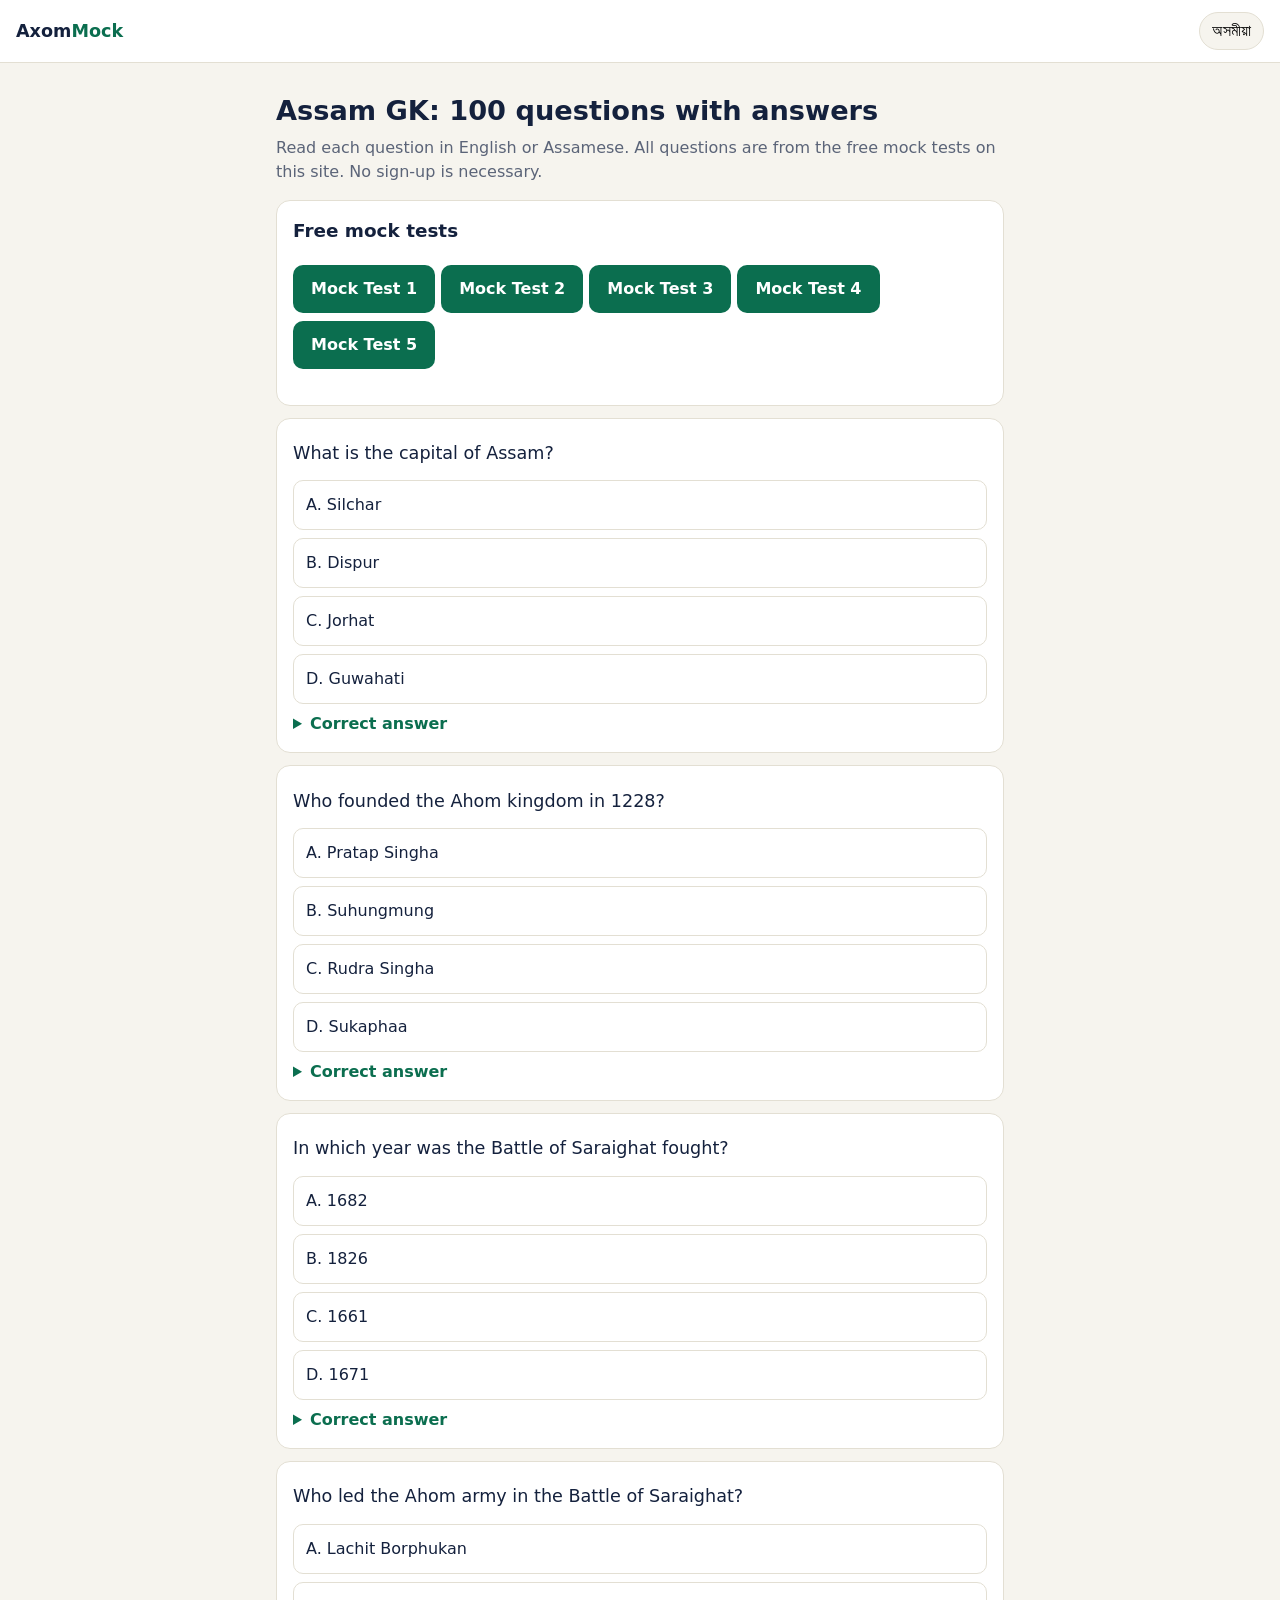
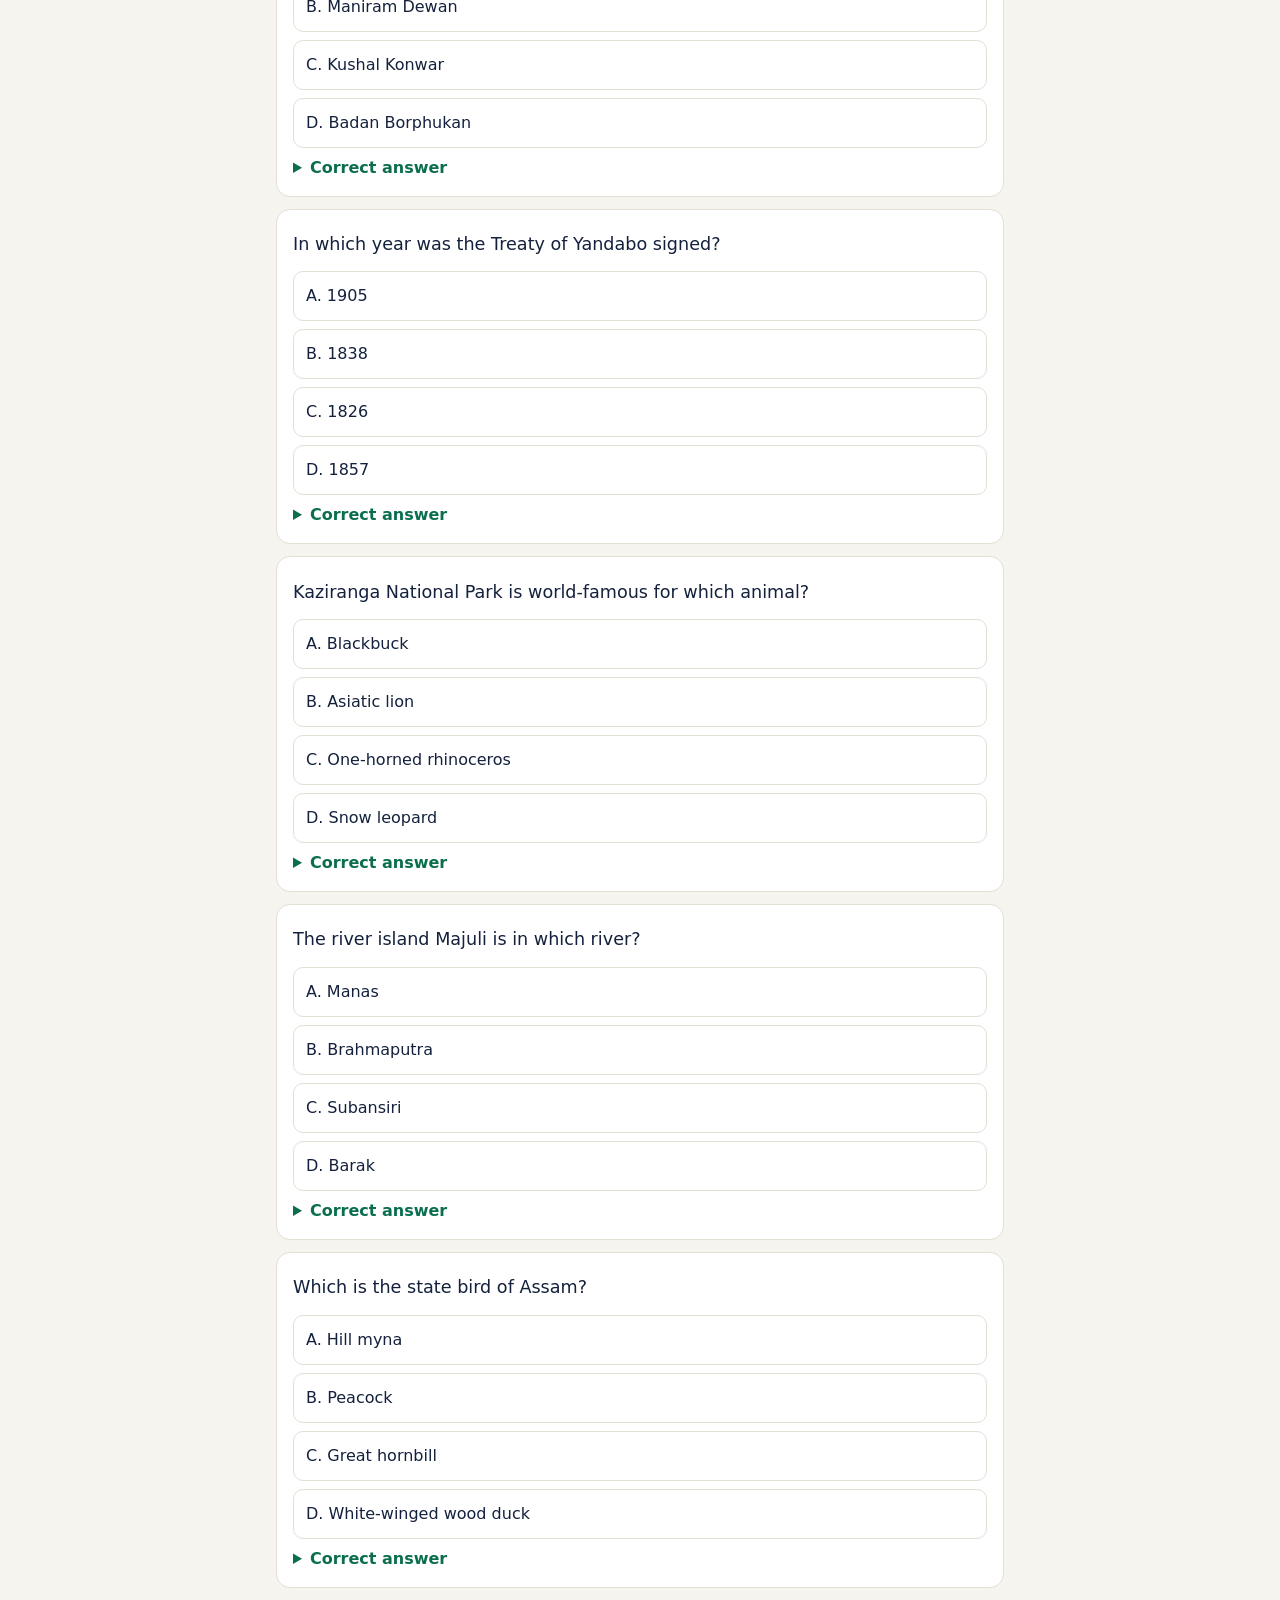
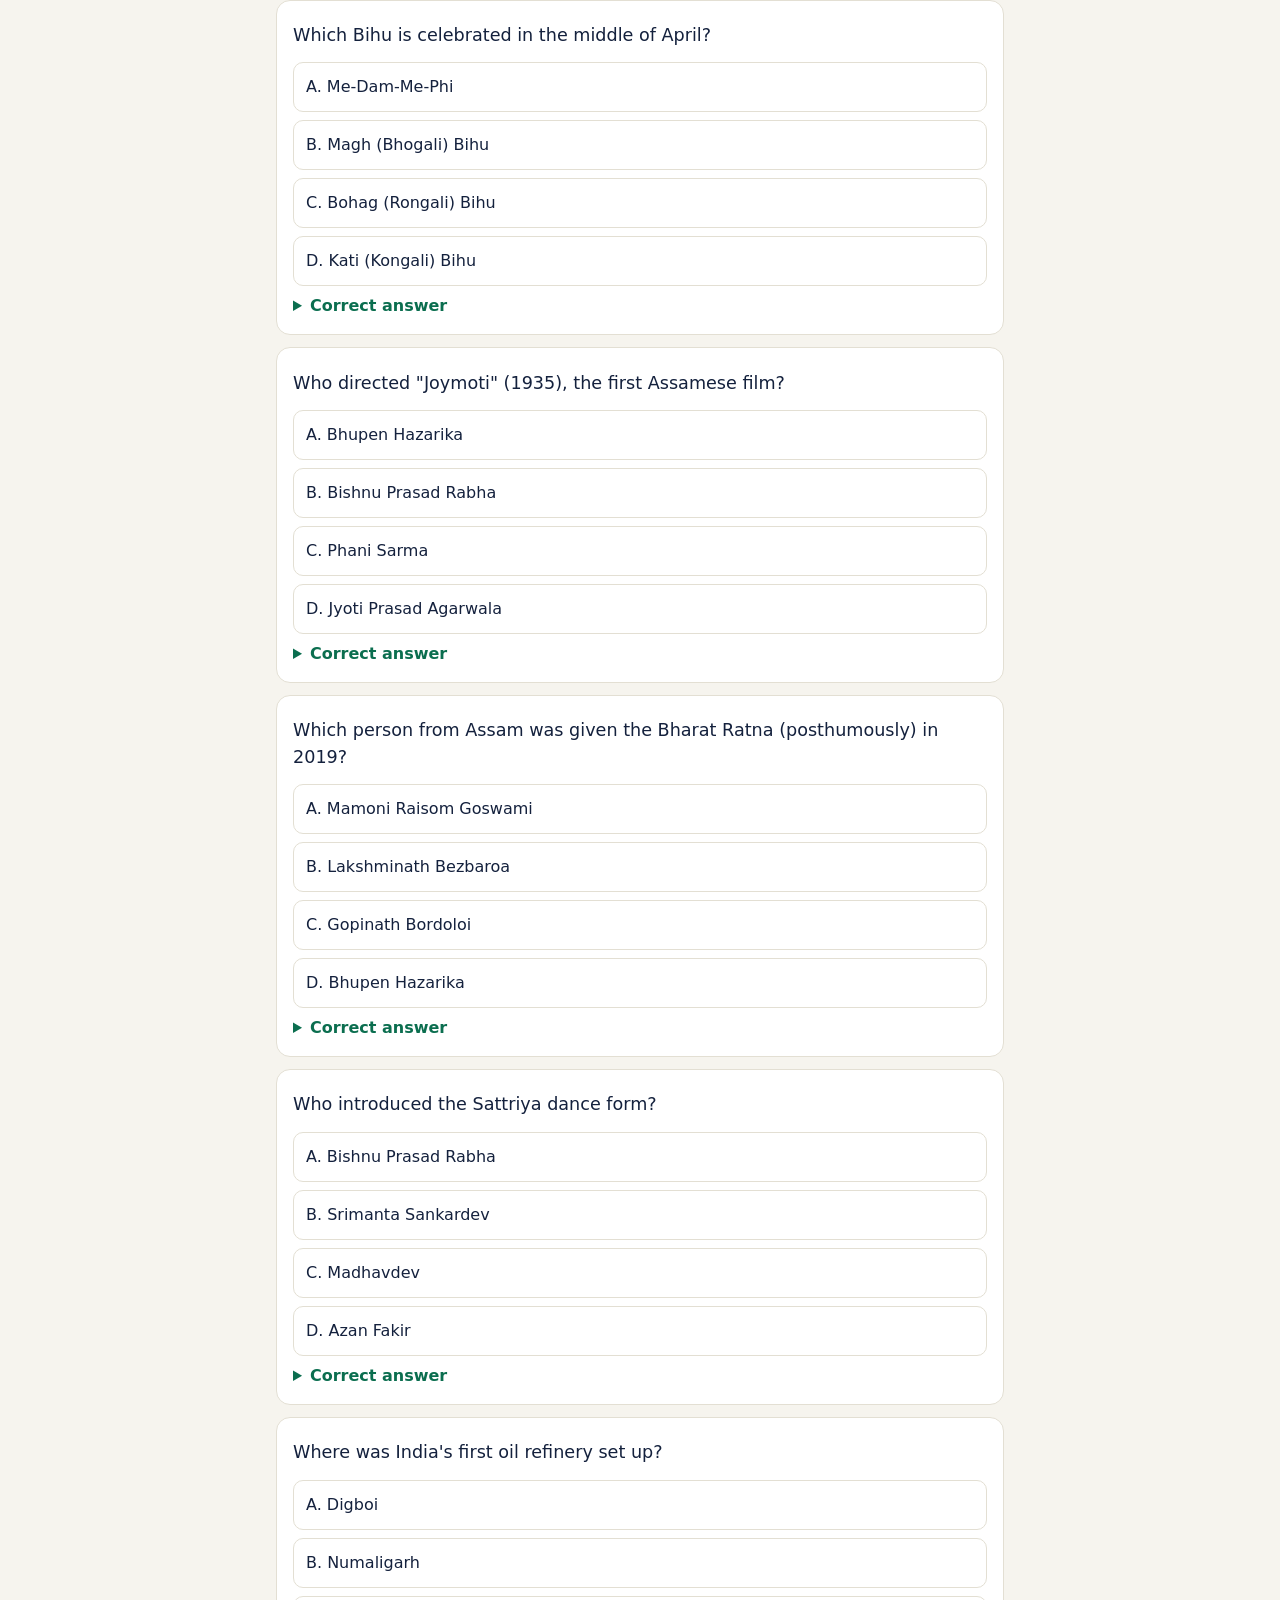
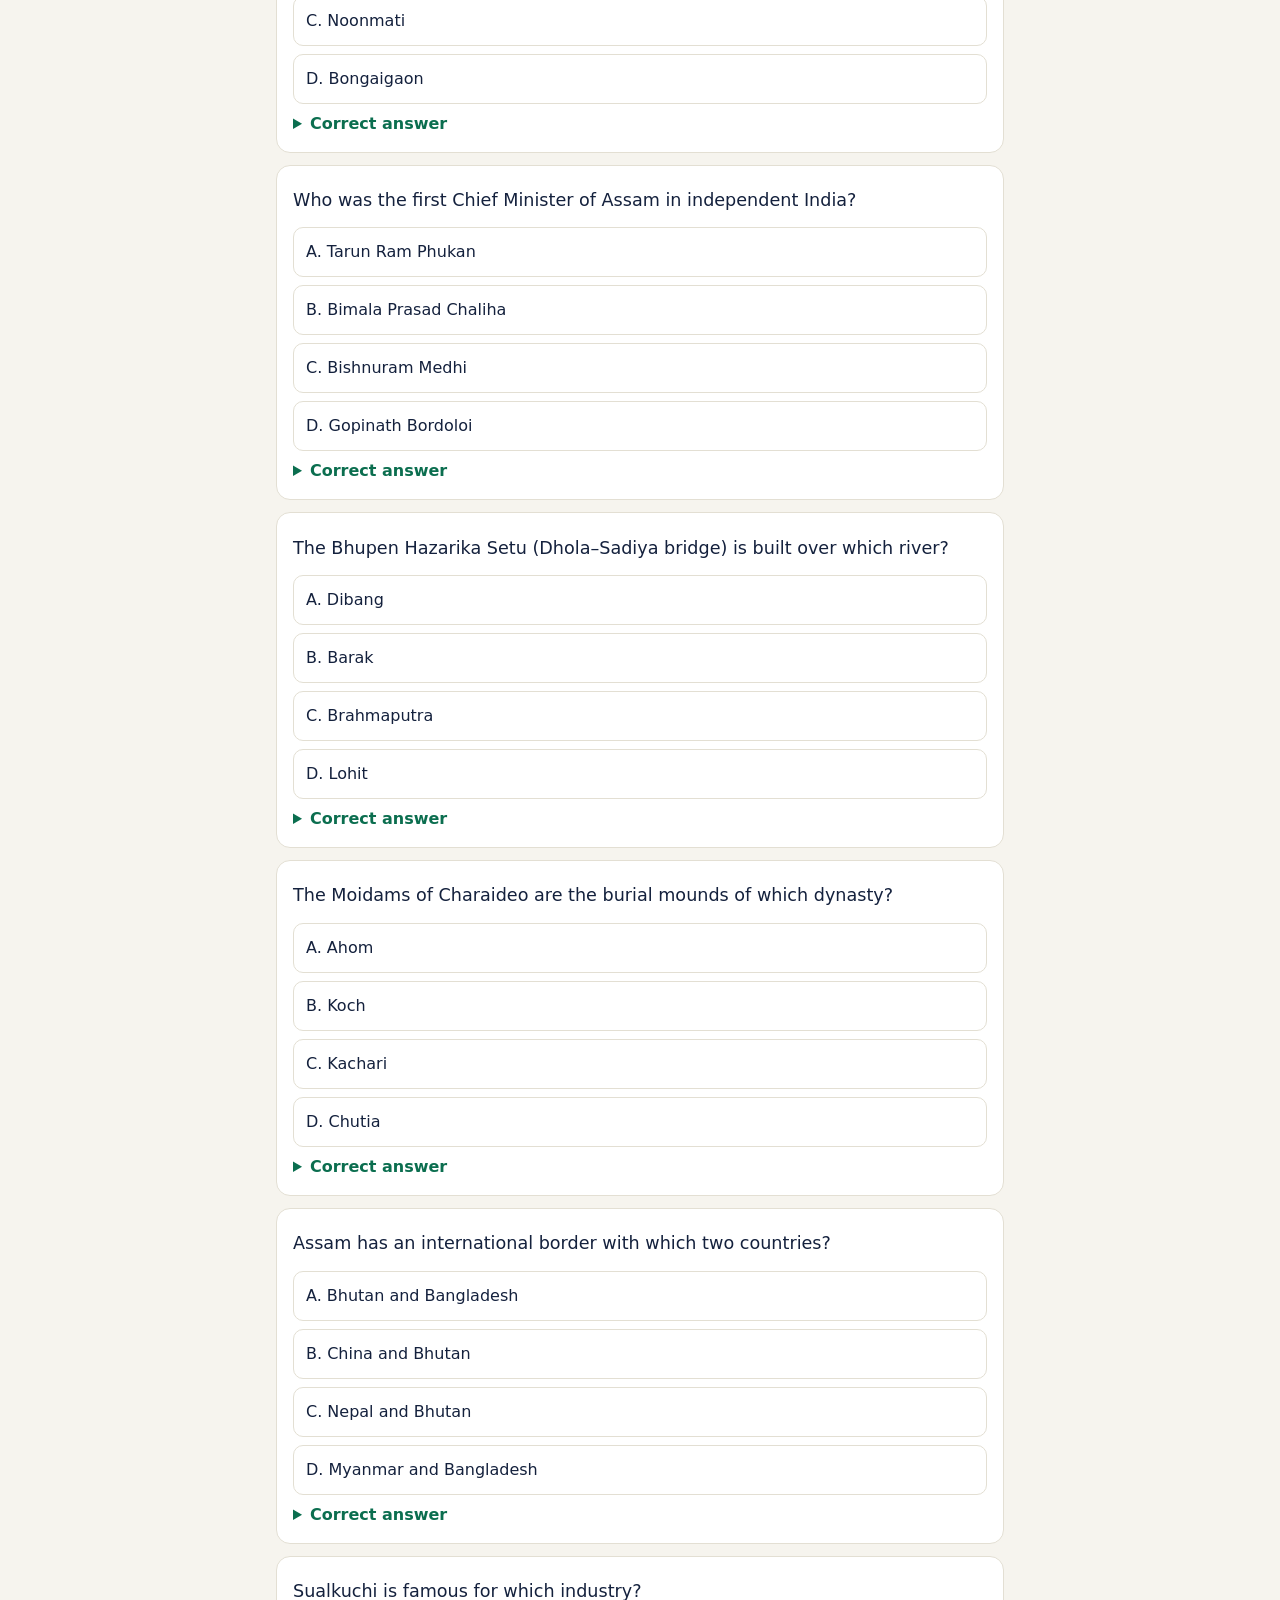
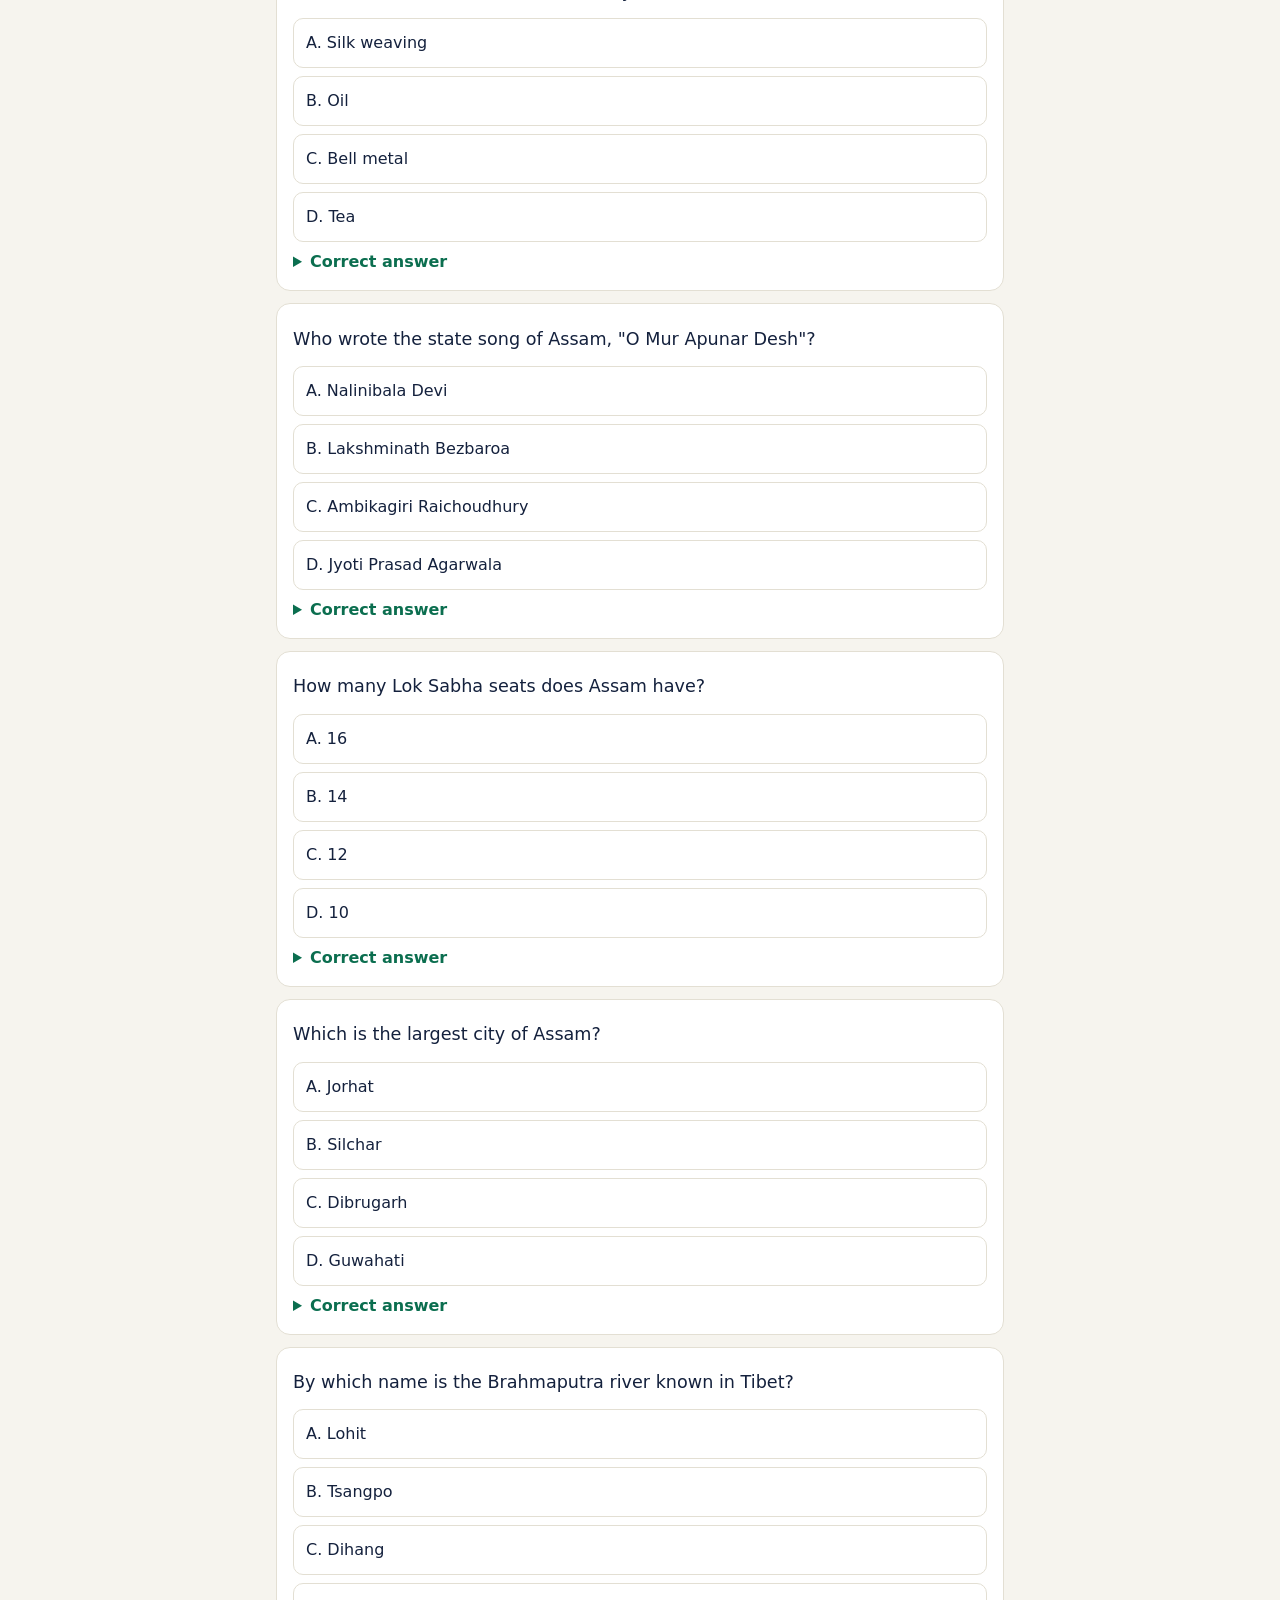
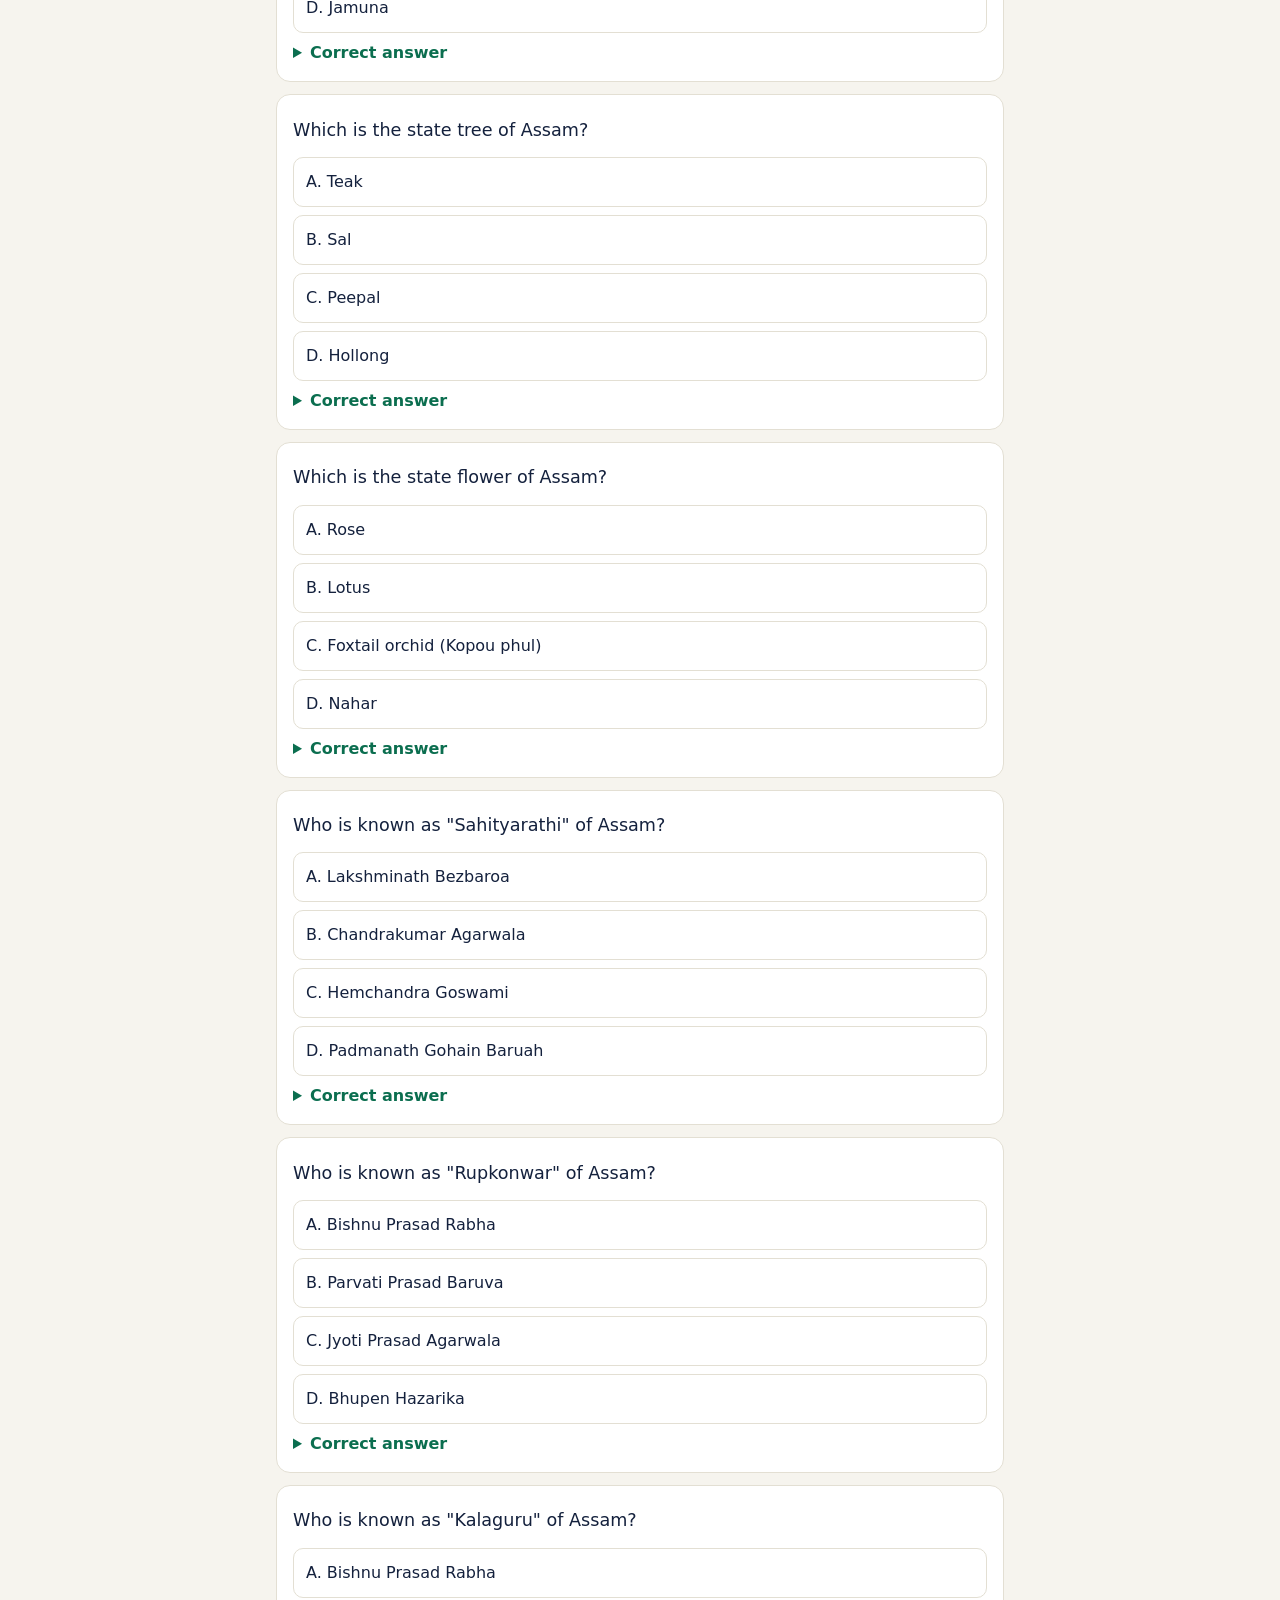
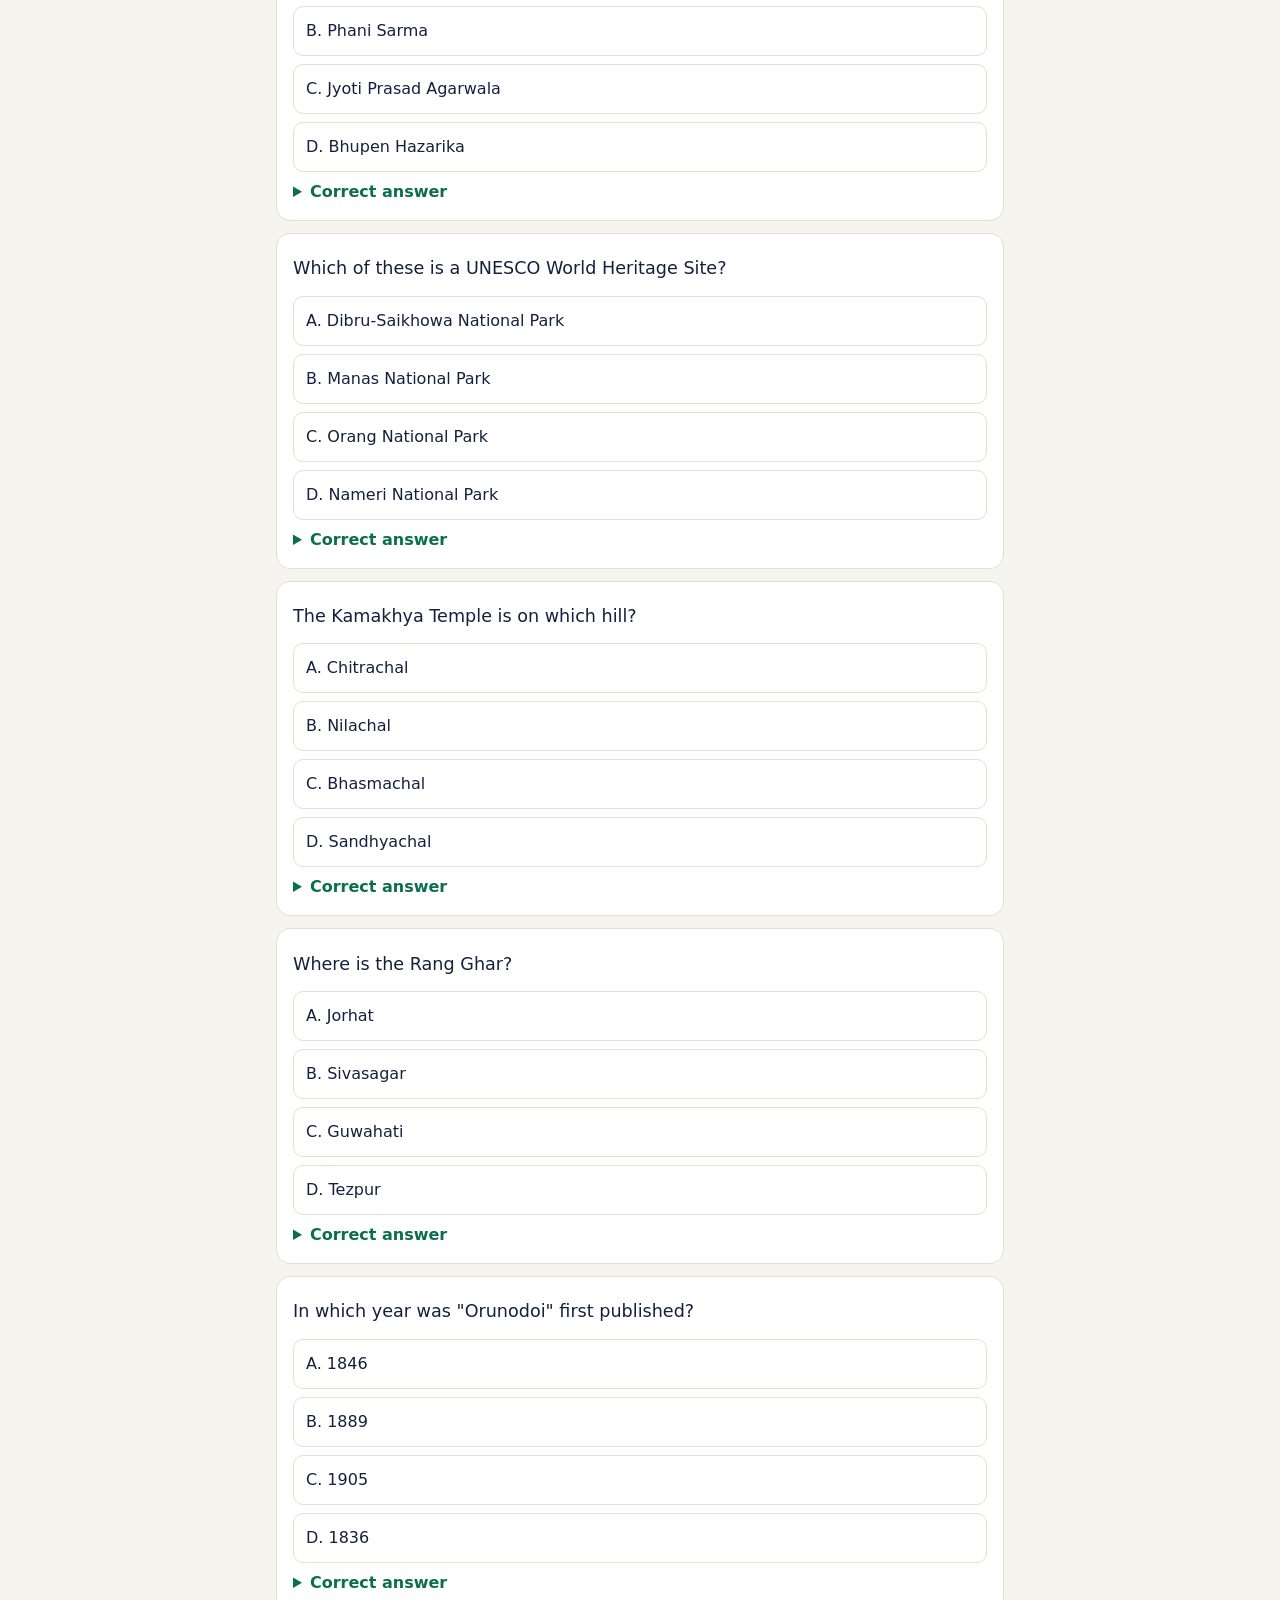
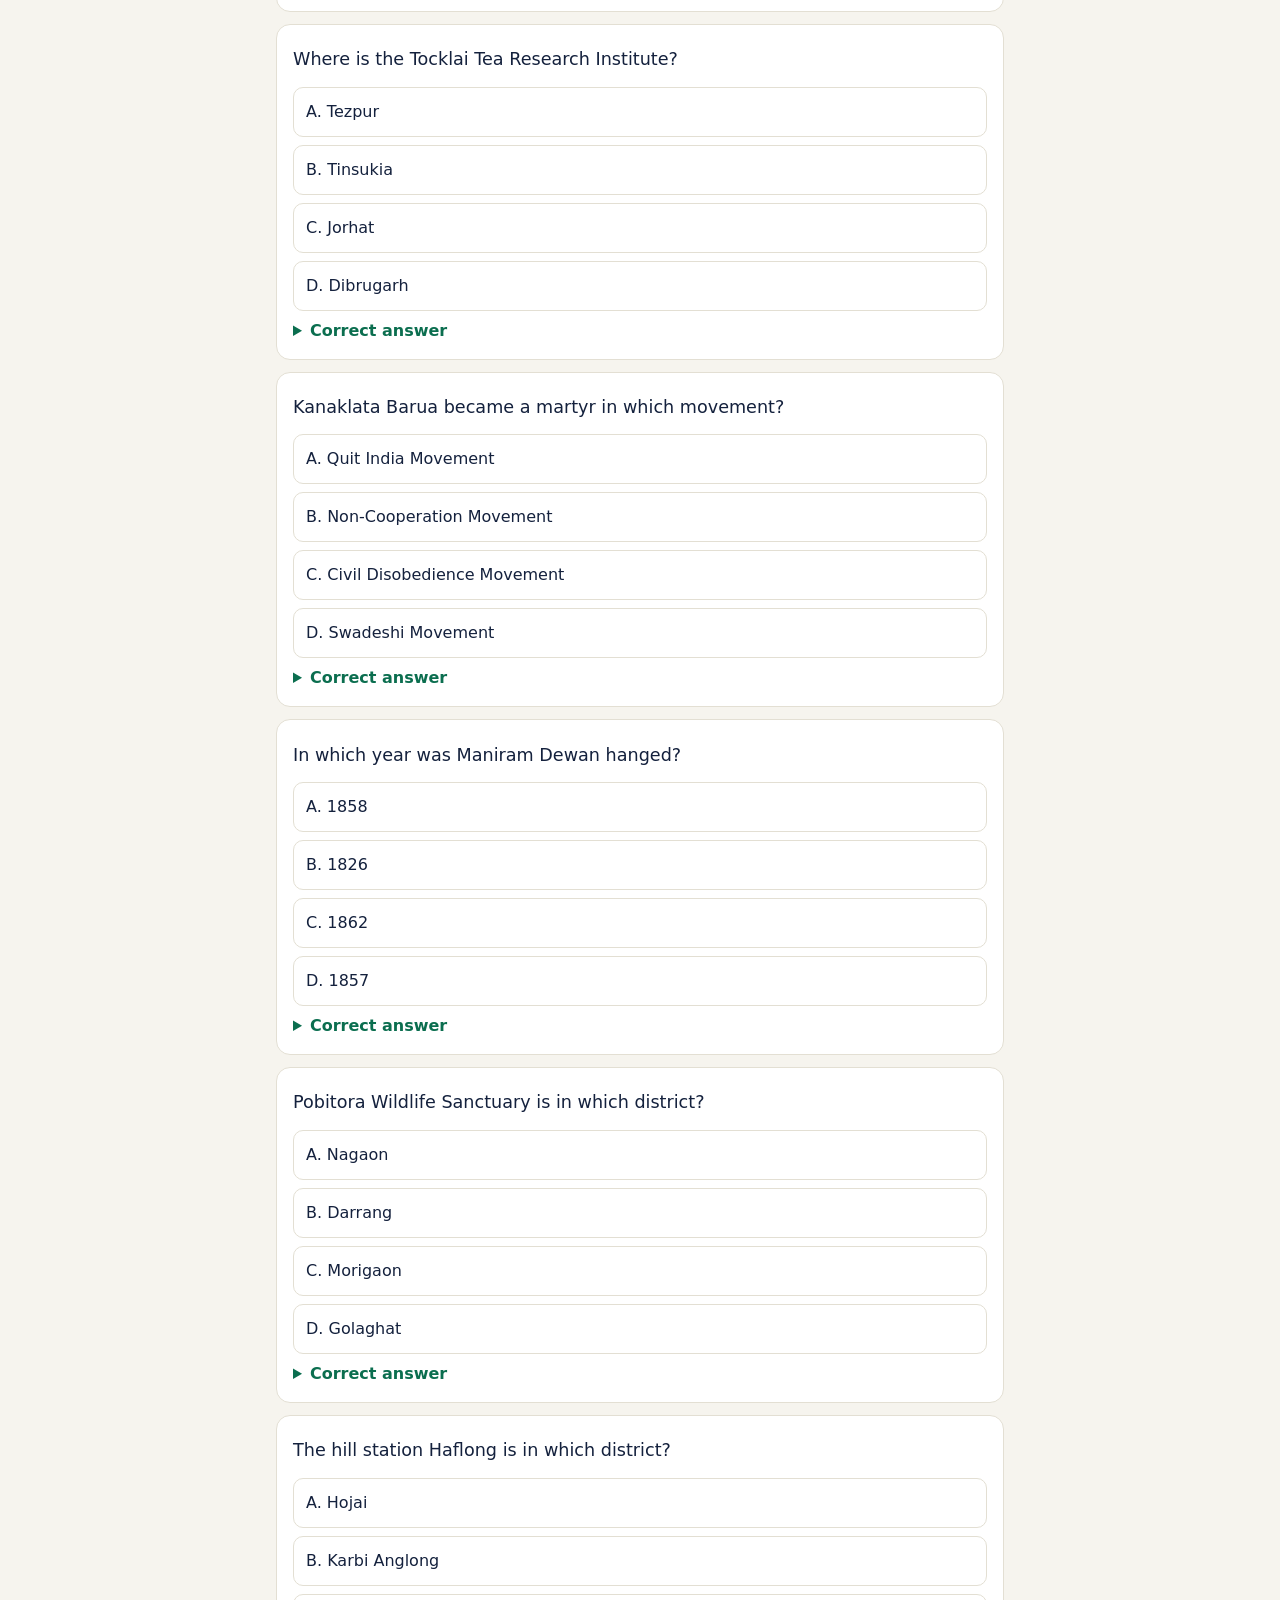
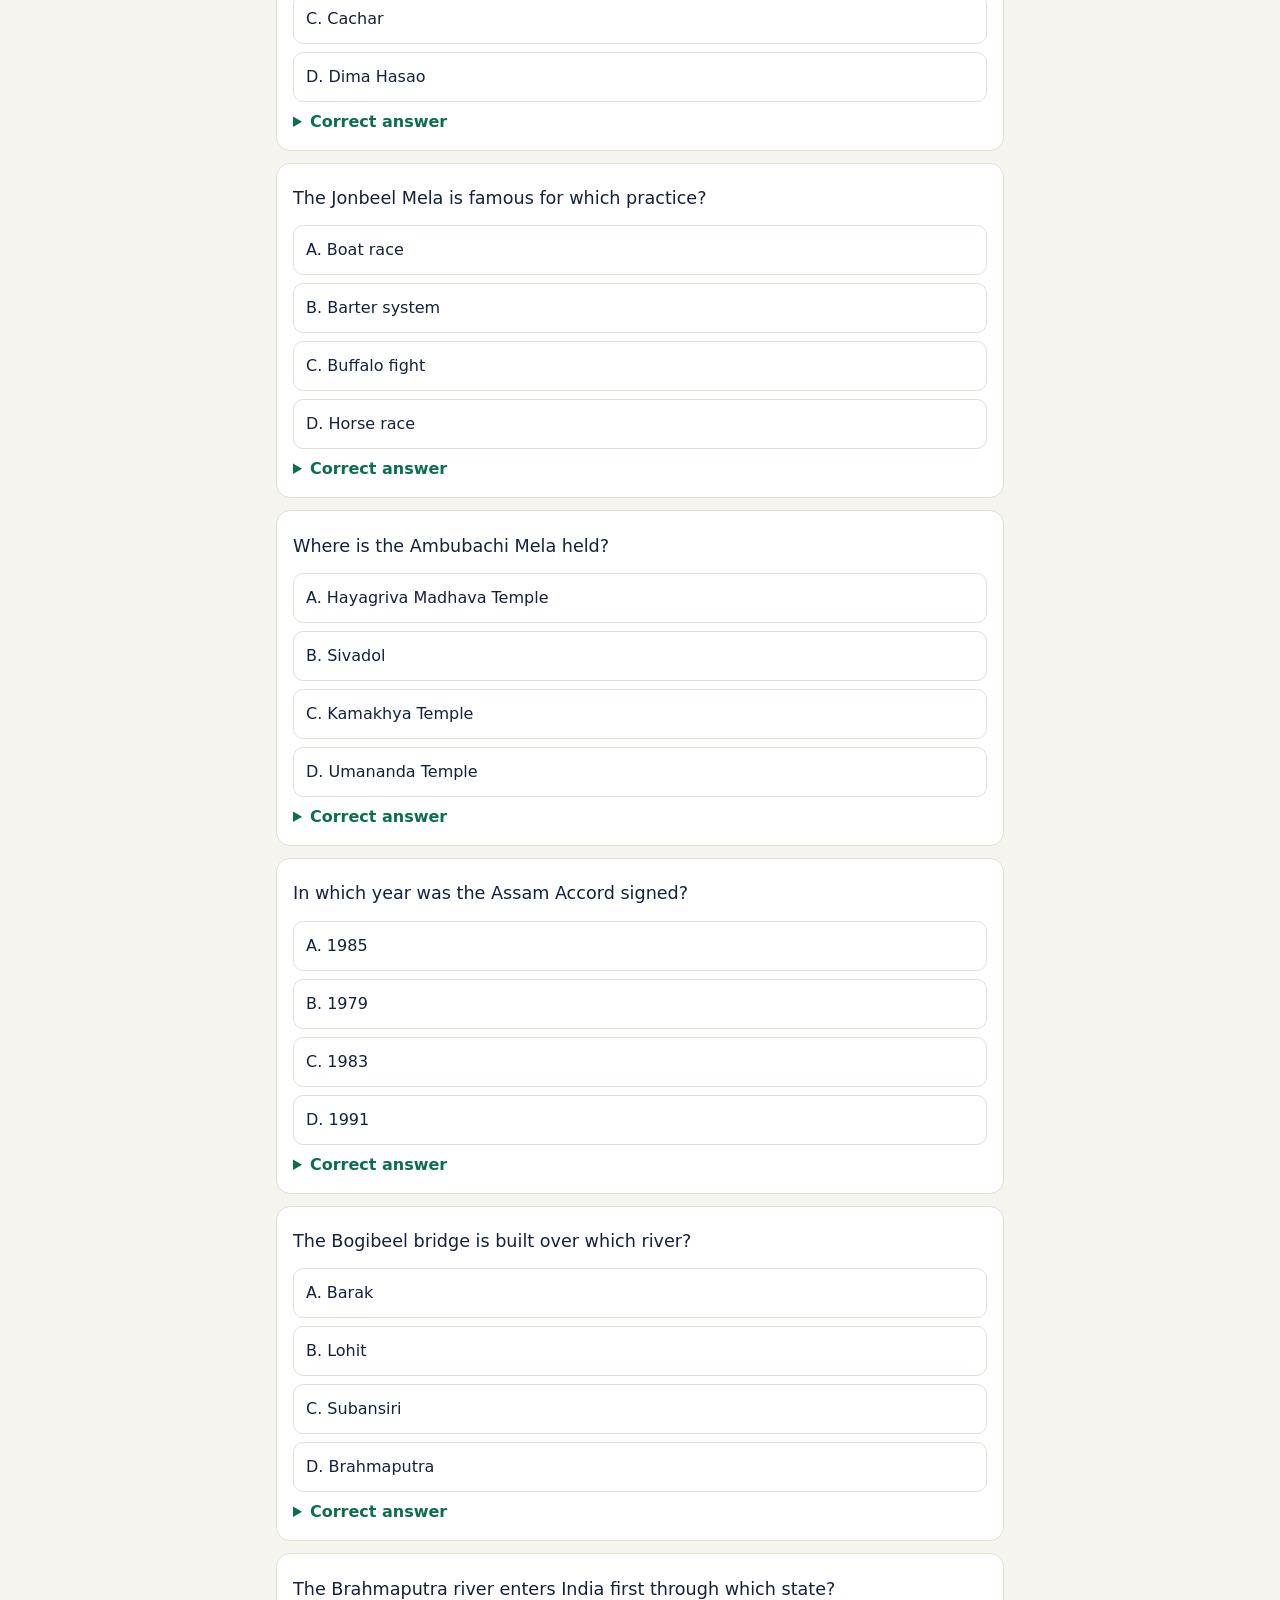
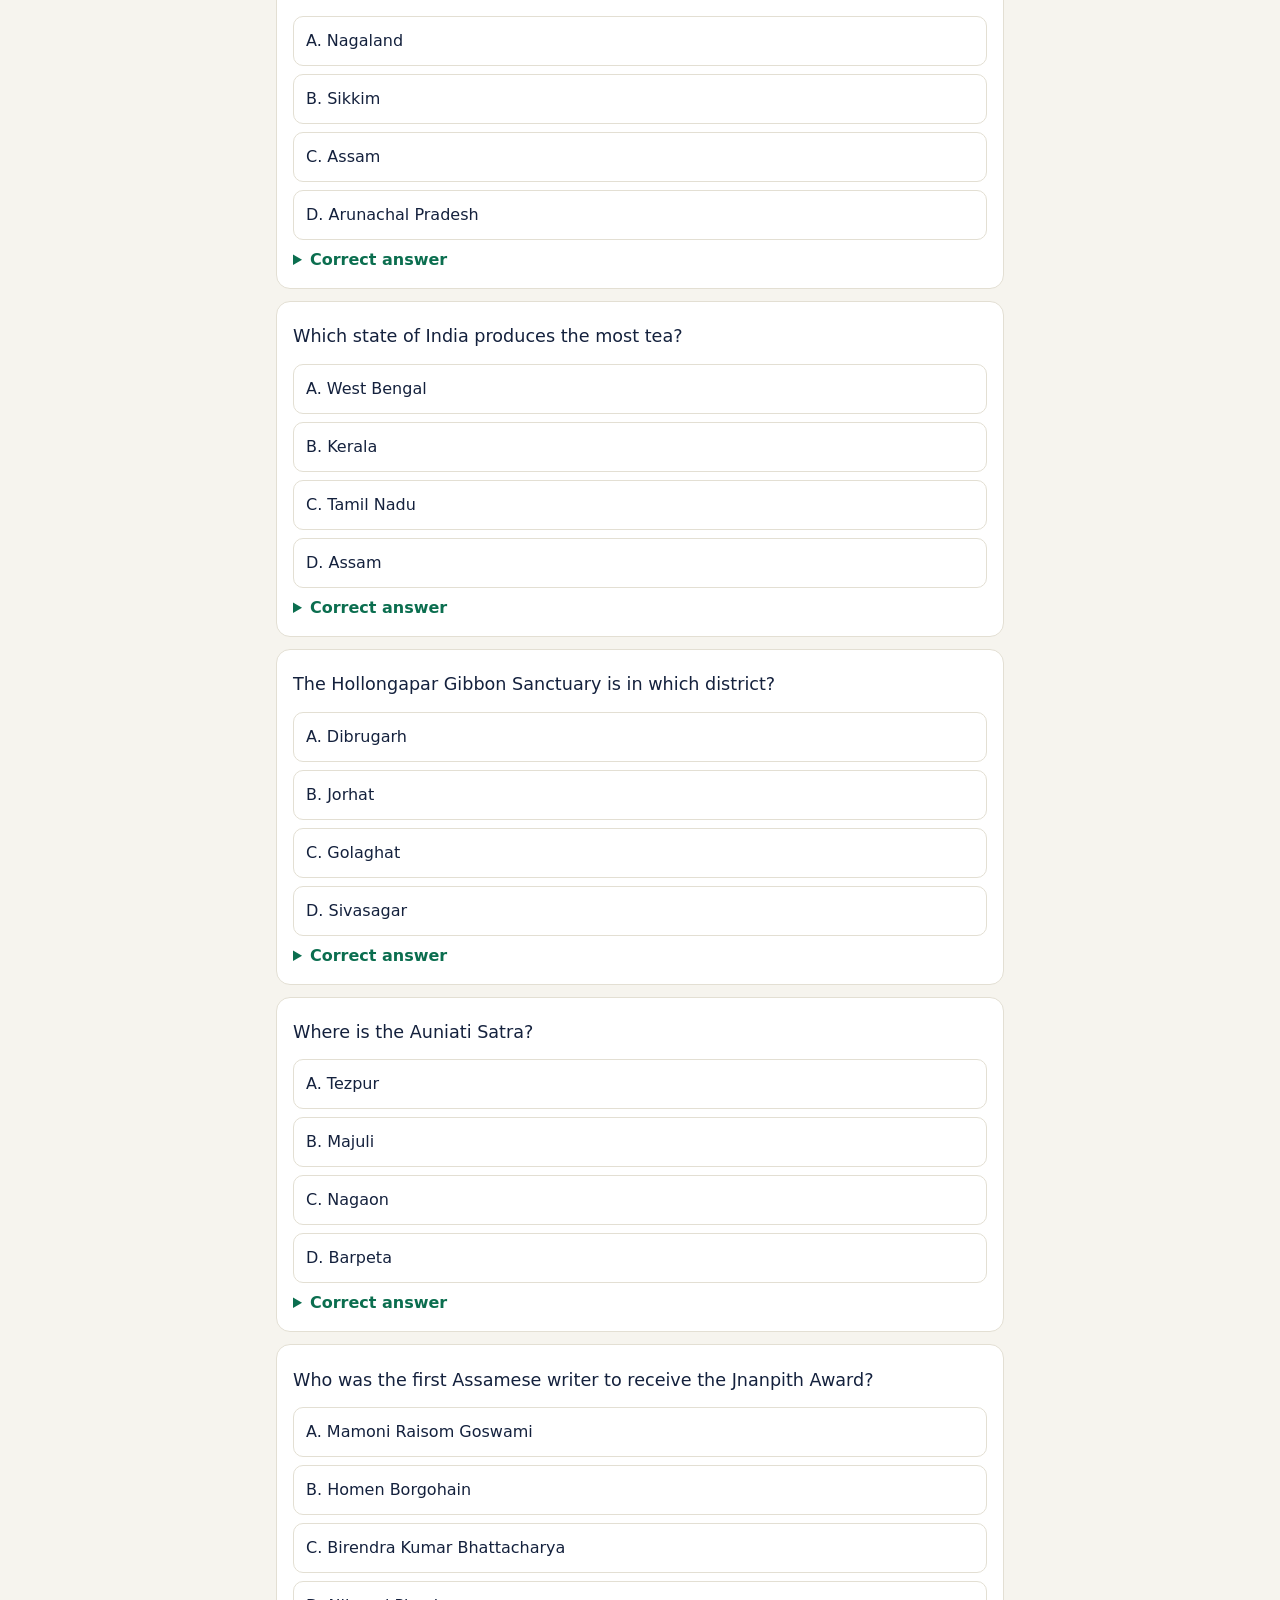
<file: assam-gk-questions.html>
<!DOCTYPE html>
<html lang="en">
<head>
<meta charset="utf-8">
<meta name="viewport" content="width=device-width,initial-scale=1">
<title>Assam GK Questions with Answers for Assam Police 2027 (English + Assamese) – AxomMock</title>
<meta name="description" content="100 Assam history, geography and polity questions with answers, from the free AxomMock mock tests for the Assam Police written test. English and Assamese.">
<link rel="canonical" href="https://assam.chewd.study/assam-gk-questions.html">
<link rel="stylesheet" href="style.css">
</head>
<body>
<header class="top">
  <a class="logo" href="index.html">Axom<span>Mock</span></a>
  <button class="lang" id="lang"></button>
</header>
<main class="wrap static">
  <h1 data-en="Assam GK: 100 questions with answers" data-as="অসম: উত্তৰসহ 100 টা প্ৰশ্ন">Assam GK: 100 questions with answers</h1>
  <p class="sub" data-en="Read each question in English or Assamese. All questions are from the free mock tests on this site. No sign-up is necessary." data-as="প্ৰতিটো প্ৰশ্ন ইংৰাজী বা অসমীয়াত পঢ়ক। পঞ্জীয়নৰ প্ৰয়োজন নাই।">Read each question in English or Assamese. All questions are from the free mock tests on this site. No sign-up is necessary.</p>

  <div class="card">
    <h2 style="margin-top:0" data-en="Free mock tests" data-as="বিনামূলীয়া মক টেষ্ট">Free mock tests</h2>
    <p><a class="btn" style="margin:4px 6px 4px 0" href="test.html?m=1" data-en="Mock Test 1" data-as="মক টেষ্ট 1">Mock Test 1</a><a class="btn" style="margin:4px 6px 4px 0" href="test.html?m=2" data-en="Mock Test 2" data-as="মক টেষ্ট 2">Mock Test 2</a><a class="btn" style="margin:4px 6px 4px 0" href="test.html?m=3" data-en="Mock Test 3" data-as="মক টেষ্ট 3">Mock Test 3</a><a class="btn" style="margin:4px 6px 4px 0" href="test.html?m=4" data-en="Mock Test 4" data-as="মক টেষ্ট 4">Mock Test 4</a><a class="btn" style="margin:4px 6px 4px 0" href="test.html?m=5" data-en="Mock Test 5" data-as="মক টেষ্ট 5">Mock Test 5</a></p>
  </div>

  <div class="card">
    <p class="qtext" data-en="What is the capital of Assam?" data-as="অসমৰ ৰাজধানী ক&#39;ত?">What is the capital of Assam?</p>
    <div class="opt" data-en="A. Silchar" data-as="A. শিলচৰ">A. Silchar</div>
    <div class="opt" data-en="B. Dispur" data-as="B. দিছপুৰ">B. Dispur</div>
    <div class="opt" data-en="C. Jorhat" data-as="C. যোৰহাট">C. Jorhat</div>
    <div class="opt" data-en="D. Guwahati" data-as="D. গুৱাহাটী">D. Guwahati</div>
    <details><summary data-en="Correct answer" data-as="শুদ্ধ উত্তৰ">Correct answer</summary><p class="exp" data-en="B. Dispur" data-as="B. দিছপুৰ">B. Dispur</p></details>
  </div>
  <div class="card">
    <p class="qtext" data-en="Who founded the Ahom kingdom in 1228?" data-as="1228 চনত আহোম ৰাজ্য কোনে প্ৰতিষ্ঠা কৰিছিল?">Who founded the Ahom kingdom in 1228?</p>
    <div class="opt" data-en="A. Pratap Singha" data-as="A. প্ৰতাপ সিংহ">A. Pratap Singha</div>
    <div class="opt" data-en="B. Suhungmung" data-as="B. চুহুংমুং">B. Suhungmung</div>
    <div class="opt" data-en="C. Rudra Singha" data-as="C. ৰুদ্ৰ সিংহ">C. Rudra Singha</div>
    <div class="opt" data-en="D. Sukaphaa" data-as="D. চুকাফা">D. Sukaphaa</div>
    <details><summary data-en="Correct answer" data-as="শুদ্ধ উত্তৰ">Correct answer</summary><p class="exp" data-en="D. Sukaphaa" data-as="D. চুকাফা">D. Sukaphaa</p></details>
  </div>
  <div class="card">
    <p class="qtext" data-en="In which year was the Battle of Saraighat fought?" data-as="শৰাইঘাটৰ যুদ্ধ কোন চনত হৈছিল?">In which year was the Battle of Saraighat fought?</p>
    <div class="opt" data-en="A. 1682" data-as="A. 1682">A. 1682</div>
    <div class="opt" data-en="B. 1826" data-as="B. 1826">B. 1826</div>
    <div class="opt" data-en="C. 1661" data-as="C. 1661">C. 1661</div>
    <div class="opt" data-en="D. 1671" data-as="D. 1671">D. 1671</div>
    <details><summary data-en="Correct answer" data-as="শুদ্ধ উত্তৰ">Correct answer</summary><p class="exp" data-en="D. 1671" data-as="D. 1671">D. 1671</p></details>
  </div>
  <div class="card">
    <p class="qtext" data-en="Who led the Ahom army in the Battle of Saraighat?" data-as="শৰাইঘাটৰ যুদ্ধত আহোম সেনাৰ নেতৃত্ব কোনে দিছিল?">Who led the Ahom army in the Battle of Saraighat?</p>
    <div class="opt" data-en="A. Lachit Borphukan" data-as="A. লাচিত বৰফুকন">A. Lachit Borphukan</div>
    <div class="opt" data-en="B. Maniram Dewan" data-as="B. মণিৰাম দেৱান">B. Maniram Dewan</div>
    <div class="opt" data-en="C. Kushal Konwar" data-as="C. কুশল কোঁৱৰ">C. Kushal Konwar</div>
    <div class="opt" data-en="D. Badan Borphukan" data-as="D. বদন বৰফুকন">D. Badan Borphukan</div>
    <details><summary data-en="Correct answer" data-as="শুদ্ধ উত্তৰ">Correct answer</summary><p class="exp" data-en="A. Lachit Borphukan" data-as="A. লাচিত বৰফুকন">A. Lachit Borphukan</p></details>
  </div>
  <div class="card">
    <p class="qtext" data-en="In which year was the Treaty of Yandabo signed?" data-as="ইয়াণ্ডাবু সন্ধি কোন চনত স্বাক্ষৰিত হৈছিল?">In which year was the Treaty of Yandabo signed?</p>
    <div class="opt" data-en="A. 1905" data-as="A. 1905">A. 1905</div>
    <div class="opt" data-en="B. 1838" data-as="B. 1838">B. 1838</div>
    <div class="opt" data-en="C. 1826" data-as="C. 1826">C. 1826</div>
    <div class="opt" data-en="D. 1857" data-as="D. 1857">D. 1857</div>
    <details><summary data-en="Correct answer" data-as="শুদ্ধ উত্তৰ">Correct answer</summary><p class="exp" data-en="C. 1826" data-as="C. 1826">C. 1826</p></details>
  </div>
  <div class="card">
    <p class="qtext" data-en="Kaziranga National Park is world-famous for which animal?" data-as="কাজিৰঙা ৰাষ্ট্ৰীয় উদ্যান কোনবিধ জন্তুৰ বাবে বিশ্ববিখ্যাত?">Kaziranga National Park is world-famous for which animal?</p>
    <div class="opt" data-en="A. Blackbuck" data-as="A. কৃষ্ণসাৰ হৰিণ">A. Blackbuck</div>
    <div class="opt" data-en="B. Asiatic lion" data-as="B. এছীয় সিংহ">B. Asiatic lion</div>
    <div class="opt" data-en="C. One-horned rhinoceros" data-as="C. এশিঙীয়া গঁড়">C. One-horned rhinoceros</div>
    <div class="opt" data-en="D. Snow leopard" data-as="D. হিম চিতাবাঘ">D. Snow leopard</div>
    <details><summary data-en="Correct answer" data-as="শুদ্ধ উত্তৰ">Correct answer</summary><p class="exp" data-en="C. One-horned rhinoceros" data-as="C. এশিঙীয়া গঁড়">C. One-horned rhinoceros</p></details>
  </div>
  <div class="card">
    <p class="qtext" data-en="The river island Majuli is in which river?" data-as="মাজুলী নদীদ্বীপ কোন নদীত অৱস্থিত?">The river island Majuli is in which river?</p>
    <div class="opt" data-en="A. Manas" data-as="A. মানাহ">A. Manas</div>
    <div class="opt" data-en="B. Brahmaputra" data-as="B. ব্ৰহ্মপুত্ৰ">B. Brahmaputra</div>
    <div class="opt" data-en="C. Subansiri" data-as="C. সোৱণশিৰি">C. Subansiri</div>
    <div class="opt" data-en="D. Barak" data-as="D. বৰাক">D. Barak</div>
    <details><summary data-en="Correct answer" data-as="শুদ্ধ উত্তৰ">Correct answer</summary><p class="exp" data-en="B. Brahmaputra" data-as="B. ব্ৰহ্মপুত্ৰ">B. Brahmaputra</p></details>
  </div>
  <div class="card">
    <p class="qtext" data-en="Which is the state bird of Assam?" data-as="অসমৰ ৰাজ্যিক পক্ষী কোনটো?">Which is the state bird of Assam?</p>
    <div class="opt" data-en="A. Hill myna" data-as="A. ময়না">A. Hill myna</div>
    <div class="opt" data-en="B. Peacock" data-as="B. ময়ূৰ">B. Peacock</div>
    <div class="opt" data-en="C. Great hornbill" data-as="C. ৰাজধনেশ">C. Great hornbill</div>
    <div class="opt" data-en="D. White-winged wood duck" data-as="D. দেওহাঁহ">D. White-winged wood duck</div>
    <details><summary data-en="Correct answer" data-as="শুদ্ধ উত্তৰ">Correct answer</summary><p class="exp" data-en="D. White-winged wood duck" data-as="D. দেওহাঁহ">D. White-winged wood duck</p></details>
  </div>
  <div class="card">
    <p class="qtext" data-en="Which Bihu is celebrated in the middle of April?" data-as="এপ্ৰিল মাহৰ মাজভাগত কোনটো বিহু উদযাপন কৰা হয়?">Which Bihu is celebrated in the middle of April?</p>
    <div class="opt" data-en="A. Me-Dam-Me-Phi" data-as="A. মে-ডাম-মে-ফি">A. Me-Dam-Me-Phi</div>
    <div class="opt" data-en="B. Magh (Bhogali) Bihu" data-as="B. মাঘ (ভোগালী) বিহু">B. Magh (Bhogali) Bihu</div>
    <div class="opt" data-en="C. Bohag (Rongali) Bihu" data-as="C. ব&#39;হাগ (ৰঙালী) বিহু">C. Bohag (Rongali) Bihu</div>
    <div class="opt" data-en="D. Kati (Kongali) Bihu" data-as="D. কাতি (কঙালী) বিহু">D. Kati (Kongali) Bihu</div>
    <details><summary data-en="Correct answer" data-as="শুদ্ধ উত্তৰ">Correct answer</summary><p class="exp" data-en="C. Bohag (Rongali) Bihu" data-as="C. ব&#39;হাগ (ৰঙালী) বিহু">C. Bohag (Rongali) Bihu</p></details>
  </div>
  <div class="card">
    <p class="qtext" data-en="Who directed &quot;Joymoti&quot; (1935), the first Assamese film?" data-as="প্ৰথম অসমীয়া চলচ্চিত্ৰ &#39;জয়মতী&#39; (1935) কোনে পৰিচালনা কৰিছিল?">Who directed &quot;Joymoti&quot; (1935), the first Assamese film?</p>
    <div class="opt" data-en="A. Bhupen Hazarika" data-as="A. ভূপেন হাজৰিকা">A. Bhupen Hazarika</div>
    <div class="opt" data-en="B. Bishnu Prasad Rabha" data-as="B. বিষ্ণুপ্ৰসাদ ৰাভা">B. Bishnu Prasad Rabha</div>
    <div class="opt" data-en="C. Phani Sarma" data-as="C. ফণী শৰ্মা">C. Phani Sarma</div>
    <div class="opt" data-en="D. Jyoti Prasad Agarwala" data-as="D. জ্যোতিপ্ৰসাদ আগৰৱালা">D. Jyoti Prasad Agarwala</div>
    <details><summary data-en="Correct answer" data-as="শুদ্ধ উত্তৰ">Correct answer</summary><p class="exp" data-en="D. Jyoti Prasad Agarwala" data-as="D. জ্যোতিপ্ৰসাদ আগৰৱালা">D. Jyoti Prasad Agarwala</p></details>
  </div>
  <div class="card">
    <p class="qtext" data-en="Which person from Assam was given the Bharat Ratna (posthumously) in 2019?" data-as="2019 চনত অসমৰ কোনজন ব্যক্তিক মৰণোত্তৰভাৱে ভাৰত ৰত্ন প্ৰদান কৰা হৈছিল?">Which person from Assam was given the Bharat Ratna (posthumously) in 2019?</p>
    <div class="opt" data-en="A. Mamoni Raisom Goswami" data-as="A. মামণি ৰয়ছম গোস্বামী">A. Mamoni Raisom Goswami</div>
    <div class="opt" data-en="B. Lakshminath Bezbaroa" data-as="B. লক্ষ্মীনাথ বেজবৰুৱা">B. Lakshminath Bezbaroa</div>
    <div class="opt" data-en="C. Gopinath Bordoloi" data-as="C. গোপীনাথ বৰদলৈ">C. Gopinath Bordoloi</div>
    <div class="opt" data-en="D. Bhupen Hazarika" data-as="D. ভূপেন হাজৰিকা">D. Bhupen Hazarika</div>
    <details><summary data-en="Correct answer" data-as="শুদ্ধ উত্তৰ">Correct answer</summary><p class="exp" data-en="D. Bhupen Hazarika" data-as="D. ভূপেন হাজৰিকা">D. Bhupen Hazarika</p></details>
  </div>
  <div class="card">
    <p class="qtext" data-en="Who introduced the Sattriya dance form?" data-as="সত্ৰীয়া নৃত্যৰ প্ৰৱৰ্তক কোন?">Who introduced the Sattriya dance form?</p>
    <div class="opt" data-en="A. Bishnu Prasad Rabha" data-as="A. বিষ্ণুপ্ৰসাদ ৰাভা">A. Bishnu Prasad Rabha</div>
    <div class="opt" data-en="B. Srimanta Sankardev" data-as="B. শ্ৰীমন্ত শংকৰদেৱ">B. Srimanta Sankardev</div>
    <div class="opt" data-en="C. Madhavdev" data-as="C. মাধৱদেৱ">C. Madhavdev</div>
    <div class="opt" data-en="D. Azan Fakir" data-as="D. আজান ফকীৰ">D. Azan Fakir</div>
    <details><summary data-en="Correct answer" data-as="শুদ্ধ উত্তৰ">Correct answer</summary><p class="exp" data-en="B. Srimanta Sankardev" data-as="B. শ্ৰীমন্ত শংকৰদেৱ">B. Srimanta Sankardev</p></details>
  </div>
  <div class="card">
    <p class="qtext" data-en="Where was India&#39;s first oil refinery set up?" data-as="ভাৰতৰ প্ৰথম তেল শোধনাগাৰ ক&#39;ত স্থাপন কৰা হৈছিল?">Where was India&#39;s first oil refinery set up?</p>
    <div class="opt" data-en="A. Digboi" data-as="A. ডিগবৈ">A. Digboi</div>
    <div class="opt" data-en="B. Numaligarh" data-as="B. নুমলীগড়">B. Numaligarh</div>
    <div class="opt" data-en="C. Noonmati" data-as="C. নুনমাটি">C. Noonmati</div>
    <div class="opt" data-en="D. Bongaigaon" data-as="D. বঙাইগাঁও">D. Bongaigaon</div>
    <details><summary data-en="Correct answer" data-as="শুদ্ধ উত্তৰ">Correct answer</summary><p class="exp" data-en="A. Digboi" data-as="A. ডিগবৈ">A. Digboi</p></details>
  </div>
  <div class="card">
    <p class="qtext" data-en="Who was the first Chief Minister of Assam in independent India?" data-as="স্বাধীন ভাৰতত অসমৰ প্ৰথম মুখ্যমন্ত্ৰী কোন আছিল?">Who was the first Chief Minister of Assam in independent India?</p>
    <div class="opt" data-en="A. Tarun Ram Phukan" data-as="A. তৰুণৰাম ফুকন">A. Tarun Ram Phukan</div>
    <div class="opt" data-en="B. Bimala Prasad Chaliha" data-as="B. বিমলা প্ৰসাদ চলিহা">B. Bimala Prasad Chaliha</div>
    <div class="opt" data-en="C. Bishnuram Medhi" data-as="C. বিষ্ণুৰাম মেধি">C. Bishnuram Medhi</div>
    <div class="opt" data-en="D. Gopinath Bordoloi" data-as="D. গোপীনাথ বৰদলৈ">D. Gopinath Bordoloi</div>
    <details><summary data-en="Correct answer" data-as="শুদ্ধ উত্তৰ">Correct answer</summary><p class="exp" data-en="D. Gopinath Bordoloi" data-as="D. গোপীনাথ বৰদলৈ">D. Gopinath Bordoloi</p></details>
  </div>
  <div class="card">
    <p class="qtext" data-en="The Bhupen Hazarika Setu (Dhola–Sadiya bridge) is built over which river?" data-as="ভূপেন হাজৰিকা সেতু (ধলা–শদিয়া দলং) কোন নদীৰ ওপৰত নিৰ্মিত?">The Bhupen Hazarika Setu (Dhola–Sadiya bridge) is built over which river?</p>
    <div class="opt" data-en="A. Dibang" data-as="A. দিবাং">A. Dibang</div>
    <div class="opt" data-en="B. Barak" data-as="B. বৰাক">B. Barak</div>
    <div class="opt" data-en="C. Brahmaputra" data-as="C. ব্ৰহ্মপুত্ৰ">C. Brahmaputra</div>
    <div class="opt" data-en="D. Lohit" data-as="D. লোহিত">D. Lohit</div>
    <details><summary data-en="Correct answer" data-as="শুদ্ধ উত্তৰ">Correct answer</summary><p class="exp" data-en="D. Lohit" data-as="D. লোহিত">D. Lohit</p></details>
  </div>
  <div class="card">
    <p class="qtext" data-en="The Moidams of Charaideo are the burial mounds of which dynasty?" data-as="চৰাইদেউৰ মৈদামসমূহ কোন ৰাজবংশৰ সমাধিস্থল?">The Moidams of Charaideo are the burial mounds of which dynasty?</p>
    <div class="opt" data-en="A. Ahom" data-as="A. আহোম">A. Ahom</div>
    <div class="opt" data-en="B. Koch" data-as="B. কোচ">B. Koch</div>
    <div class="opt" data-en="C. Kachari" data-as="C. কছাৰী">C. Kachari</div>
    <div class="opt" data-en="D. Chutia" data-as="D. চুতীয়া">D. Chutia</div>
    <details><summary data-en="Correct answer" data-as="শুদ্ধ উত্তৰ">Correct answer</summary><p class="exp" data-en="A. Ahom" data-as="A. আহোম">A. Ahom</p></details>
  </div>
  <div class="card">
    <p class="qtext" data-en="Assam has an international border with which two countries?" data-as="অসমৰ সৈতে কোন দুখন দেশৰ আন্তৰ্জাতিক সীমা আছে?">Assam has an international border with which two countries?</p>
    <div class="opt" data-en="A. Bhutan and Bangladesh" data-as="A. ভূটান আৰু বাংলাদেশ">A. Bhutan and Bangladesh</div>
    <div class="opt" data-en="B. China and Bhutan" data-as="B. চীন আৰু ভূটান">B. China and Bhutan</div>
    <div class="opt" data-en="C. Nepal and Bhutan" data-as="C. নেপাল আৰু ভূটান">C. Nepal and Bhutan</div>
    <div class="opt" data-en="D. Myanmar and Bangladesh" data-as="D. ম্যানমাৰ আৰু বাংলাদেশ">D. Myanmar and Bangladesh</div>
    <details><summary data-en="Correct answer" data-as="শুদ্ধ উত্তৰ">Correct answer</summary><p class="exp" data-en="A. Bhutan and Bangladesh" data-as="A. ভূটান আৰু বাংলাদেশ">A. Bhutan and Bangladesh</p></details>
  </div>
  <div class="card">
    <p class="qtext" data-en="Sualkuchi is famous for which industry?" data-as="শুৱালকুছি কোনটো শিল্পৰ বাবে বিখ্যাত?">Sualkuchi is famous for which industry?</p>
    <div class="opt" data-en="A. Silk weaving" data-as="A. ৰেচম বস্ত্ৰ শিল্প (পাট-মুগা)">A. Silk weaving</div>
    <div class="opt" data-en="B. Oil" data-as="B. তেল শিল্প">B. Oil</div>
    <div class="opt" data-en="C. Bell metal" data-as="C. কাঁহ শিল্প">C. Bell metal</div>
    <div class="opt" data-en="D. Tea" data-as="D. চাহ শিল্প">D. Tea</div>
    <details><summary data-en="Correct answer" data-as="শুদ্ধ উত্তৰ">Correct answer</summary><p class="exp" data-en="A. Silk weaving" data-as="A. ৰেচম বস্ত্ৰ শিল্প (পাট-মুগা)">A. Silk weaving</p></details>
  </div>
  <div class="card">
    <p class="qtext" data-en="Who wrote the state song of Assam, &quot;O Mur Apunar Desh&quot;?" data-as="অসমৰ ৰাজ্যিক সংগীত &#39;অ&#39; মোৰ আপোনাৰ দেশ&#39; কোনে ৰচনা কৰিছিল?">Who wrote the state song of Assam, &quot;O Mur Apunar Desh&quot;?</p>
    <div class="opt" data-en="A. Nalinibala Devi" data-as="A. নলিনীবালা দেৱী">A. Nalinibala Devi</div>
    <div class="opt" data-en="B. Lakshminath Bezbaroa" data-as="B. লক্ষ্মীনাথ বেজবৰুৱা">B. Lakshminath Bezbaroa</div>
    <div class="opt" data-en="C. Ambikagiri Raichoudhury" data-as="C. অম্বিকাগিৰি ৰায়চৌধুৰী">C. Ambikagiri Raichoudhury</div>
    <div class="opt" data-en="D. Jyoti Prasad Agarwala" data-as="D. জ্যোতিপ্ৰসাদ আগৰৱালা">D. Jyoti Prasad Agarwala</div>
    <details><summary data-en="Correct answer" data-as="শুদ্ধ উত্তৰ">Correct answer</summary><p class="exp" data-en="B. Lakshminath Bezbaroa" data-as="B. লক্ষ্মীনাথ বেজবৰুৱা">B. Lakshminath Bezbaroa</p></details>
  </div>
  <div class="card">
    <p class="qtext" data-en="How many Lok Sabha seats does Assam have?" data-as="অসমত লোকসভাৰ সমষ্টি কিমানটা?">How many Lok Sabha seats does Assam have?</p>
    <div class="opt" data-en="A. 16" data-as="A. 16">A. 16</div>
    <div class="opt" data-en="B. 14" data-as="B. 14">B. 14</div>
    <div class="opt" data-en="C. 12" data-as="C. 12">C. 12</div>
    <div class="opt" data-en="D. 10" data-as="D. 10">D. 10</div>
    <details><summary data-en="Correct answer" data-as="শুদ্ধ উত্তৰ">Correct answer</summary><p class="exp" data-en="B. 14" data-as="B. 14">B. 14</p></details>
  </div>
  <div class="card">
    <p class="qtext" data-en="Which is the largest city of Assam?" data-as="অসমৰ আটাইতকৈ ডাঙৰ চহৰ কোনখন?">Which is the largest city of Assam?</p>
    <div class="opt" data-en="A. Jorhat" data-as="A. যোৰহাট">A. Jorhat</div>
    <div class="opt" data-en="B. Silchar" data-as="B. শিলচৰ">B. Silchar</div>
    <div class="opt" data-en="C. Dibrugarh" data-as="C. ডিব্ৰুগড়">C. Dibrugarh</div>
    <div class="opt" data-en="D. Guwahati" data-as="D. গুৱাহাটী">D. Guwahati</div>
    <details><summary data-en="Correct answer" data-as="শুদ্ধ উত্তৰ">Correct answer</summary><p class="exp" data-en="D. Guwahati" data-as="D. গুৱাহাটী">D. Guwahati</p></details>
  </div>
  <div class="card">
    <p class="qtext" data-en="By which name is the Brahmaputra river known in Tibet?" data-as="তিব্বতত ব্ৰহ্মপুত্ৰ নদীক কি নামেৰে জনা যায়?">By which name is the Brahmaputra river known in Tibet?</p>
    <div class="opt" data-en="A. Lohit" data-as="A. লোহিত">A. Lohit</div>
    <div class="opt" data-en="B. Tsangpo" data-as="B. চাংপো">B. Tsangpo</div>
    <div class="opt" data-en="C. Dihang" data-as="C. দিহাং">C. Dihang</div>
    <div class="opt" data-en="D. Jamuna" data-as="D. যমুনা">D. Jamuna</div>
    <details><summary data-en="Correct answer" data-as="শুদ্ধ উত্তৰ">Correct answer</summary><p class="exp" data-en="B. Tsangpo" data-as="B. চাংপো">B. Tsangpo</p></details>
  </div>
  <div class="card">
    <p class="qtext" data-en="Which is the state tree of Assam?" data-as="অসমৰ ৰাজ্যিক গছ কোনবিধ?">Which is the state tree of Assam?</p>
    <div class="opt" data-en="A. Teak" data-as="A. চেগুন">A. Teak</div>
    <div class="opt" data-en="B. Sal" data-as="B. শাল">B. Sal</div>
    <div class="opt" data-en="C. Peepal" data-as="C. আঁহত">C. Peepal</div>
    <div class="opt" data-en="D. Hollong" data-as="D. হোলং">D. Hollong</div>
    <details><summary data-en="Correct answer" data-as="শুদ্ধ উত্তৰ">Correct answer</summary><p class="exp" data-en="D. Hollong" data-as="D. হোলং">D. Hollong</p></details>
  </div>
  <div class="card">
    <p class="qtext" data-en="Which is the state flower of Assam?" data-as="অসমৰ ৰাজ্যিক ফুল কোনবিধ?">Which is the state flower of Assam?</p>
    <div class="opt" data-en="A. Rose" data-as="A. গোলাপ">A. Rose</div>
    <div class="opt" data-en="B. Lotus" data-as="B. পদুম">B. Lotus</div>
    <div class="opt" data-en="C. Foxtail orchid (Kopou phul)" data-as="C. কপৌ ফুল">C. Foxtail orchid (Kopou phul)</div>
    <div class="opt" data-en="D. Nahar" data-as="D. নাহৰ">D. Nahar</div>
    <details><summary data-en="Correct answer" data-as="শুদ্ধ উত্তৰ">Correct answer</summary><p class="exp" data-en="C. Foxtail orchid (Kopou phul)" data-as="C. কপৌ ফুল">C. Foxtail orchid (Kopou phul)</p></details>
  </div>
  <div class="card">
    <p class="qtext" data-en="Who is known as &quot;Sahityarathi&quot; of Assam?" data-as="&#39;সাহিত্যৰথী&#39; বুলি কাক জনা যায়?">Who is known as &quot;Sahityarathi&quot; of Assam?</p>
    <div class="opt" data-en="A. Lakshminath Bezbaroa" data-as="A. লক্ষ্মীনাথ বেজবৰুৱা">A. Lakshminath Bezbaroa</div>
    <div class="opt" data-en="B. Chandrakumar Agarwala" data-as="B. চন্দ্ৰকুমাৰ আগৰৱালা">B. Chandrakumar Agarwala</div>
    <div class="opt" data-en="C. Hemchandra Goswami" data-as="C. হেমচন্দ্ৰ গোস্বামী">C. Hemchandra Goswami</div>
    <div class="opt" data-en="D. Padmanath Gohain Baruah" data-as="D. পদ্মনাথ গোহাঞিবৰুৱা">D. Padmanath Gohain Baruah</div>
    <details><summary data-en="Correct answer" data-as="শুদ্ধ উত্তৰ">Correct answer</summary><p class="exp" data-en="A. Lakshminath Bezbaroa" data-as="A. লক্ষ্মীনাথ বেজবৰুৱা">A. Lakshminath Bezbaroa</p></details>
  </div>
  <div class="card">
    <p class="qtext" data-en="Who is known as &quot;Rupkonwar&quot; of Assam?" data-as="&#39;ৰূপকোঁৱৰ&#39; বুলি কাক জনা যায়?">Who is known as &quot;Rupkonwar&quot; of Assam?</p>
    <div class="opt" data-en="A. Bishnu Prasad Rabha" data-as="A. বিষ্ণুপ্ৰসাদ ৰাভা">A. Bishnu Prasad Rabha</div>
    <div class="opt" data-en="B. Parvati Prasad Baruva" data-as="B. পাৰ্বতিপ্ৰসাদ বৰুৱা">B. Parvati Prasad Baruva</div>
    <div class="opt" data-en="C. Jyoti Prasad Agarwala" data-as="C. জ্যোতিপ্ৰসাদ আগৰৱালা">C. Jyoti Prasad Agarwala</div>
    <div class="opt" data-en="D. Bhupen Hazarika" data-as="D. ভূপেন হাজৰিকা">D. Bhupen Hazarika</div>
    <details><summary data-en="Correct answer" data-as="শুদ্ধ উত্তৰ">Correct answer</summary><p class="exp" data-en="C. Jyoti Prasad Agarwala" data-as="C. জ্যোতিপ্ৰসাদ আগৰৱালা">C. Jyoti Prasad Agarwala</p></details>
  </div>
  <div class="card">
    <p class="qtext" data-en="Who is known as &quot;Kalaguru&quot; of Assam?" data-as="&#39;কলাগুৰু&#39; বুলি কাক জনা যায়?">Who is known as &quot;Kalaguru&quot; of Assam?</p>
    <div class="opt" data-en="A. Bishnu Prasad Rabha" data-as="A. বিষ্ণুপ্ৰসাদ ৰাভা">A. Bishnu Prasad Rabha</div>
    <div class="opt" data-en="B. Phani Sarma" data-as="B. ফণী শৰ্মা">B. Phani Sarma</div>
    <div class="opt" data-en="C. Jyoti Prasad Agarwala" data-as="C. জ্যোতিপ্ৰসাদ আগৰৱালা">C. Jyoti Prasad Agarwala</div>
    <div class="opt" data-en="D. Bhupen Hazarika" data-as="D. ভূপেন হাজৰিকা">D. Bhupen Hazarika</div>
    <details><summary data-en="Correct answer" data-as="শুদ্ধ উত্তৰ">Correct answer</summary><p class="exp" data-en="A. Bishnu Prasad Rabha" data-as="A. বিষ্ণুপ্ৰসাদ ৰাভা">A. Bishnu Prasad Rabha</p></details>
  </div>
  <div class="card">
    <p class="qtext" data-en="Which of these is a UNESCO World Heritage Site?" data-as="তলৰ কোনটো ইউনেস্কো বিশ্ব ঐতিহ্য ক্ষেত্ৰ?">Which of these is a UNESCO World Heritage Site?</p>
    <div class="opt" data-en="A. Dibru-Saikhowa National Park" data-as="A. ডিব্ৰু-চৈখোৱা ৰাষ্ট্ৰীয় উদ্যান">A. Dibru-Saikhowa National Park</div>
    <div class="opt" data-en="B. Manas National Park" data-as="B. মানাহ ৰাষ্ট্ৰীয় উদ্যান">B. Manas National Park</div>
    <div class="opt" data-en="C. Orang National Park" data-as="C. ওৰাং ৰাষ্ট্ৰীয় উদ্যান">C. Orang National Park</div>
    <div class="opt" data-en="D. Nameri National Park" data-as="D. নামেৰি ৰাষ্ট্ৰীয় উদ্যান">D. Nameri National Park</div>
    <details><summary data-en="Correct answer" data-as="শুদ্ধ উত্তৰ">Correct answer</summary><p class="exp" data-en="B. Manas National Park" data-as="B. মানাহ ৰাষ্ট্ৰীয় উদ্যান">B. Manas National Park</p></details>
  </div>
  <div class="card">
    <p class="qtext" data-en="The Kamakhya Temple is on which hill?" data-as="কামাখ্যা মন্দিৰ কোন পাহাৰত অৱস্থিত?">The Kamakhya Temple is on which hill?</p>
    <div class="opt" data-en="A. Chitrachal" data-as="A. চিত্ৰাচল">A. Chitrachal</div>
    <div class="opt" data-en="B. Nilachal" data-as="B. নীলাচল">B. Nilachal</div>
    <div class="opt" data-en="C. Bhasmachal" data-as="C. ভস্মাচল">C. Bhasmachal</div>
    <div class="opt" data-en="D. Sandhyachal" data-as="D. সন্ধ্যাচল">D. Sandhyachal</div>
    <details><summary data-en="Correct answer" data-as="শুদ্ধ উত্তৰ">Correct answer</summary><p class="exp" data-en="B. Nilachal" data-as="B. নীলাচল">B. Nilachal</p></details>
  </div>
  <div class="card">
    <p class="qtext" data-en="Where is the Rang Ghar?" data-as="ৰংঘৰ ক&#39;ত অৱস্থিত?">Where is the Rang Ghar?</p>
    <div class="opt" data-en="A. Jorhat" data-as="A. যোৰহাট">A. Jorhat</div>
    <div class="opt" data-en="B. Sivasagar" data-as="B. শিৱসাগৰ">B. Sivasagar</div>
    <div class="opt" data-en="C. Guwahati" data-as="C. গুৱাহাটী">C. Guwahati</div>
    <div class="opt" data-en="D. Tezpur" data-as="D. তেজপুৰ">D. Tezpur</div>
    <details><summary data-en="Correct answer" data-as="শুদ্ধ উত্তৰ">Correct answer</summary><p class="exp" data-en="B. Sivasagar" data-as="B. শিৱসাগৰ">B. Sivasagar</p></details>
  </div>
  <div class="card">
    <p class="qtext" data-en="In which year was &quot;Orunodoi&quot; first published?" data-as="&#39;অৰুনোদই&#39; কোন চনত প্ৰথম প্ৰকাশ পাইছিল?">In which year was &quot;Orunodoi&quot; first published?</p>
    <div class="opt" data-en="A. 1846" data-as="A. 1846">A. 1846</div>
    <div class="opt" data-en="B. 1889" data-as="B. 1889">B. 1889</div>
    <div class="opt" data-en="C. 1905" data-as="C. 1905">C. 1905</div>
    <div class="opt" data-en="D. 1836" data-as="D. 1836">D. 1836</div>
    <details><summary data-en="Correct answer" data-as="শুদ্ধ উত্তৰ">Correct answer</summary><p class="exp" data-en="A. 1846" data-as="A. 1846">A. 1846</p></details>
  </div>
  <div class="card">
    <p class="qtext" data-en="Where is the Tocklai Tea Research Institute?" data-as="টোকলাই চাহ গৱেষণা কেন্দ্ৰ ক&#39;ত অৱস্থিত?">Where is the Tocklai Tea Research Institute?</p>
    <div class="opt" data-en="A. Tezpur" data-as="A. তেজপুৰ">A. Tezpur</div>
    <div class="opt" data-en="B. Tinsukia" data-as="B. তিনিচুকীয়া">B. Tinsukia</div>
    <div class="opt" data-en="C. Jorhat" data-as="C. যোৰহাট">C. Jorhat</div>
    <div class="opt" data-en="D. Dibrugarh" data-as="D. ডিব্ৰুগড়">D. Dibrugarh</div>
    <details><summary data-en="Correct answer" data-as="শুদ্ধ উত্তৰ">Correct answer</summary><p class="exp" data-en="C. Jorhat" data-as="C. যোৰহাট">C. Jorhat</p></details>
  </div>
  <div class="card">
    <p class="qtext" data-en="Kanaklata Barua became a martyr in which movement?" data-as="কনকলতা বৰুৱা কোনটো আন্দোলনত শ্বহীদ হৈছিল?">Kanaklata Barua became a martyr in which movement?</p>
    <div class="opt" data-en="A. Quit India Movement" data-as="A. ভাৰত ত্যাগ আন্দোলন">A. Quit India Movement</div>
    <div class="opt" data-en="B. Non-Cooperation Movement" data-as="B. অসহযোগ আন্দোলন">B. Non-Cooperation Movement</div>
    <div class="opt" data-en="C. Civil Disobedience Movement" data-as="C. আইন অমান্য আন্দোলন">C. Civil Disobedience Movement</div>
    <div class="opt" data-en="D. Swadeshi Movement" data-as="D. স্বদেশী আন্দোলন">D. Swadeshi Movement</div>
    <details><summary data-en="Correct answer" data-as="শুদ্ধ উত্তৰ">Correct answer</summary><p class="exp" data-en="A. Quit India Movement" data-as="A. ভাৰত ত্যাগ আন্দোলন">A. Quit India Movement</p></details>
  </div>
  <div class="card">
    <p class="qtext" data-en="In which year was Maniram Dewan hanged?" data-as="মণিৰাম দেৱানক কোন চনত ফাঁচী দিয়া হৈছিল?">In which year was Maniram Dewan hanged?</p>
    <div class="opt" data-en="A. 1858" data-as="A. 1858">A. 1858</div>
    <div class="opt" data-en="B. 1826" data-as="B. 1826">B. 1826</div>
    <div class="opt" data-en="C. 1862" data-as="C. 1862">C. 1862</div>
    <div class="opt" data-en="D. 1857" data-as="D. 1857">D. 1857</div>
    <details><summary data-en="Correct answer" data-as="শুদ্ধ উত্তৰ">Correct answer</summary><p class="exp" data-en="A. 1858" data-as="A. 1858">A. 1858</p></details>
  </div>
  <div class="card">
    <p class="qtext" data-en="Pobitora Wildlife Sanctuary is in which district?" data-as="পবিতৰা বন্যপ্ৰাণী অভয়াৰণ্য কোন জিলাত অৱস্থিত?">Pobitora Wildlife Sanctuary is in which district?</p>
    <div class="opt" data-en="A. Nagaon" data-as="A. নগাঁও">A. Nagaon</div>
    <div class="opt" data-en="B. Darrang" data-as="B. দৰং">B. Darrang</div>
    <div class="opt" data-en="C. Morigaon" data-as="C. মৰিগাঁও">C. Morigaon</div>
    <div class="opt" data-en="D. Golaghat" data-as="D. গোলাঘাট">D. Golaghat</div>
    <details><summary data-en="Correct answer" data-as="শুদ্ধ উত্তৰ">Correct answer</summary><p class="exp" data-en="C. Morigaon" data-as="C. মৰিগাঁও">C. Morigaon</p></details>
  </div>
  <div class="card">
    <p class="qtext" data-en="The hill station Haflong is in which district?" data-as="হাফলং কোন জিলাত অৱস্থিত?">The hill station Haflong is in which district?</p>
    <div class="opt" data-en="A. Hojai" data-as="A. হোজাই">A. Hojai</div>
    <div class="opt" data-en="B. Karbi Anglong" data-as="B. কাৰ্বি আংলং">B. Karbi Anglong</div>
    <div class="opt" data-en="C. Cachar" data-as="C. কাছাৰ">C. Cachar</div>
    <div class="opt" data-en="D. Dima Hasao" data-as="D. ডিমা হাছাও">D. Dima Hasao</div>
    <details><summary data-en="Correct answer" data-as="শুদ্ধ উত্তৰ">Correct answer</summary><p class="exp" data-en="D. Dima Hasao" data-as="D. ডিমা হাছাও">D. Dima Hasao</p></details>
  </div>
  <div class="card">
    <p class="qtext" data-en="The Jonbeel Mela is famous for which practice?" data-as="জোনবিল মেলা কিহৰ বাবে বিখ্যাত?">The Jonbeel Mela is famous for which practice?</p>
    <div class="opt" data-en="A. Boat race" data-as="A. নাওখেল">A. Boat race</div>
    <div class="opt" data-en="B. Barter system" data-as="B. বিনিময় প্ৰথা">B. Barter system</div>
    <div class="opt" data-en="C. Buffalo fight" data-as="C. ম&#39;হযুঁজ">C. Buffalo fight</div>
    <div class="opt" data-en="D. Horse race" data-as="D. ঘোঁৰাদৌৰ">D. Horse race</div>
    <details><summary data-en="Correct answer" data-as="শুদ্ধ উত্তৰ">Correct answer</summary><p class="exp" data-en="B. Barter system" data-as="B. বিনিময় প্ৰথা">B. Barter system</p></details>
  </div>
  <div class="card">
    <p class="qtext" data-en="Where is the Ambubachi Mela held?" data-as="অম্বুবাচী মেলা ক&#39;ত অনুষ্ঠিত হয়?">Where is the Ambubachi Mela held?</p>
    <div class="opt" data-en="A. Hayagriva Madhava Temple" data-as="A. হয়গ্ৰীৱ মাধৱ মন্দিৰ">A. Hayagriva Madhava Temple</div>
    <div class="opt" data-en="B. Sivadol" data-as="B. শিৱদ&#39;ল">B. Sivadol</div>
    <div class="opt" data-en="C. Kamakhya Temple" data-as="C. কামাখ্যা মন্দিৰ">C. Kamakhya Temple</div>
    <div class="opt" data-en="D. Umananda Temple" data-as="D. উমানন্দ মন্দিৰ">D. Umananda Temple</div>
    <details><summary data-en="Correct answer" data-as="শুদ্ধ উত্তৰ">Correct answer</summary><p class="exp" data-en="C. Kamakhya Temple" data-as="C. কামাখ্যা মন্দিৰ">C. Kamakhya Temple</p></details>
  </div>
  <div class="card">
    <p class="qtext" data-en="In which year was the Assam Accord signed?" data-as="অসম চুক্তি কোন চনত স্বাক্ষৰিত হৈছিল?">In which year was the Assam Accord signed?</p>
    <div class="opt" data-en="A. 1985" data-as="A. 1985">A. 1985</div>
    <div class="opt" data-en="B. 1979" data-as="B. 1979">B. 1979</div>
    <div class="opt" data-en="C. 1983" data-as="C. 1983">C. 1983</div>
    <div class="opt" data-en="D. 1991" data-as="D. 1991">D. 1991</div>
    <details><summary data-en="Correct answer" data-as="শুদ্ধ উত্তৰ">Correct answer</summary><p class="exp" data-en="A. 1985" data-as="A. 1985">A. 1985</p></details>
  </div>
  <div class="card">
    <p class="qtext" data-en="The Bogibeel bridge is built over which river?" data-as="বগীবিল দলং কোন নদীৰ ওপৰত নিৰ্মিত?">The Bogibeel bridge is built over which river?</p>
    <div class="opt" data-en="A. Barak" data-as="A. বৰাক">A. Barak</div>
    <div class="opt" data-en="B. Lohit" data-as="B. লোহিত">B. Lohit</div>
    <div class="opt" data-en="C. Subansiri" data-as="C. সোৱণশিৰি">C. Subansiri</div>
    <div class="opt" data-en="D. Brahmaputra" data-as="D. ব্ৰহ্মপুত্ৰ">D. Brahmaputra</div>
    <details><summary data-en="Correct answer" data-as="শুদ্ধ উত্তৰ">Correct answer</summary><p class="exp" data-en="D. Brahmaputra" data-as="D. ব্ৰহ্মপুত্ৰ">D. Brahmaputra</p></details>
  </div>
  <div class="card">
    <p class="qtext" data-en="The Brahmaputra river enters India first through which state?" data-as="ব্ৰহ্মপুত্ৰ নদী ভাৰতৰ কোনখন ৰাজ্যৰ মাজেৰে প্ৰথমে প্ৰৱেশ কৰে?">The Brahmaputra river enters India first through which state?</p>
    <div class="opt" data-en="A. Nagaland" data-as="A. নাগালেণ্ড">A. Nagaland</div>
    <div class="opt" data-en="B. Sikkim" data-as="B. ছিকিম">B. Sikkim</div>
    <div class="opt" data-en="C. Assam" data-as="C. অসম">C. Assam</div>
    <div class="opt" data-en="D. Arunachal Pradesh" data-as="D. অৰুণাচল প্ৰদেশ">D. Arunachal Pradesh</div>
    <details><summary data-en="Correct answer" data-as="শুদ্ধ উত্তৰ">Correct answer</summary><p class="exp" data-en="D. Arunachal Pradesh" data-as="D. অৰুণাচল প্ৰদেশ">D. Arunachal Pradesh</p></details>
  </div>
  <div class="card">
    <p class="qtext" data-en="Which state of India produces the most tea?" data-as="ভাৰতৰ কোনখন ৰাজ্যই আটাইতকৈ বেছি চাহ উৎপাদন কৰে?">Which state of India produces the most tea?</p>
    <div class="opt" data-en="A. West Bengal" data-as="A. পশ্চিমবংগ">A. West Bengal</div>
    <div class="opt" data-en="B. Kerala" data-as="B. কেৰালা">B. Kerala</div>
    <div class="opt" data-en="C. Tamil Nadu" data-as="C. তামিলনাডু">C. Tamil Nadu</div>
    <div class="opt" data-en="D. Assam" data-as="D. অসম">D. Assam</div>
    <details><summary data-en="Correct answer" data-as="শুদ্ধ উত্তৰ">Correct answer</summary><p class="exp" data-en="D. Assam" data-as="D. অসম">D. Assam</p></details>
  </div>
  <div class="card">
    <p class="qtext" data-en="The Hollongapar Gibbon Sanctuary is in which district?" data-as="হোলোংগাপাৰ গিবন অভয়াৰণ্য কোন জিলাত অৱস্থিত?">The Hollongapar Gibbon Sanctuary is in which district?</p>
    <div class="opt" data-en="A. Dibrugarh" data-as="A. ডিব্ৰুগড়">A. Dibrugarh</div>
    <div class="opt" data-en="B. Jorhat" data-as="B. যোৰহাট">B. Jorhat</div>
    <div class="opt" data-en="C. Golaghat" data-as="C. গোলাঘাট">C. Golaghat</div>
    <div class="opt" data-en="D. Sivasagar" data-as="D. শিৱসাগৰ">D. Sivasagar</div>
    <details><summary data-en="Correct answer" data-as="শুদ্ধ উত্তৰ">Correct answer</summary><p class="exp" data-en="B. Jorhat" data-as="B. যোৰহাট">B. Jorhat</p></details>
  </div>
  <div class="card">
    <p class="qtext" data-en="Where is the Auniati Satra?" data-as="আউনীআটী সত্ৰ ক&#39;ত অৱস্থিত?">Where is the Auniati Satra?</p>
    <div class="opt" data-en="A. Tezpur" data-as="A. তেজপুৰ">A. Tezpur</div>
    <div class="opt" data-en="B. Majuli" data-as="B. মাজুলী">B. Majuli</div>
    <div class="opt" data-en="C. Nagaon" data-as="C. নগাঁও">C. Nagaon</div>
    <div class="opt" data-en="D. Barpeta" data-as="D. বৰপেটা">D. Barpeta</div>
    <details><summary data-en="Correct answer" data-as="শুদ্ধ উত্তৰ">Correct answer</summary><p class="exp" data-en="B. Majuli" data-as="B. মাজুলী">B. Majuli</p></details>
  </div>
  <div class="card">
    <p class="qtext" data-en="Who was the first Assamese writer to receive the Jnanpith Award?" data-as="জ্ঞানপীঠ বঁটা লাভ কৰা প্ৰথম অসমীয়া সাহিত্যিক কোন?">Who was the first Assamese writer to receive the Jnanpith Award?</p>
    <div class="opt" data-en="A. Mamoni Raisom Goswami" data-as="A. মামণি ৰয়ছম গোস্বামী">A. Mamoni Raisom Goswami</div>
    <div class="opt" data-en="B. Homen Borgohain" data-as="B. হোমেন বৰগোহাঞি">B. Homen Borgohain</div>
    <div class="opt" data-en="C. Birendra Kumar Bhattacharya" data-as="C. বীৰেন্দ্ৰ কুমাৰ ভট্টাচাৰ্য">C. Birendra Kumar Bhattacharya</div>
    <div class="opt" data-en="D. Nilmani Phookan" data-as="D. নীলমণি ফুকন">D. Nilmani Phookan</div>
    <details><summary data-en="Correct answer" data-as="শুদ্ধ উত্তৰ">Correct answer</summary><p class="exp" data-en="C. Birendra Kumar Bhattacharya" data-as="C. বীৰেন্দ্ৰ কুমাৰ ভট্টাচাৰ্য">C. Birendra Kumar Bhattacharya</p></details>
  </div>
  <div class="card">
    <p class="qtext" data-en="What is the real name of Mamoni Raisom Goswami?" data-as="মামণি ৰয়ছম গোস্বামীৰ প্ৰকৃত নাম কি?">What is the real name of Mamoni Raisom Goswami?</p>
    <div class="opt" data-en="A. Chandraprabha Saikiani" data-as="A. চন্দ্ৰপ্ৰভা শইকীয়ানী">A. Chandraprabha Saikiani</div>
    <div class="opt" data-en="B. Indira Goswami" data-as="B. ইন্দিৰা গোস্বামী">B. Indira Goswami</div>
    <div class="opt" data-en="C. Nalinibala Devi" data-as="C. নলিনীবালা দেৱী">C. Nalinibala Devi</div>
    <div class="opt" data-en="D. Nirupama Borgohain" data-as="D. নিৰুপমা বৰগোহাঞি">D. Nirupama Borgohain</div>
    <details><summary data-en="Correct answer" data-as="শুদ্ধ উত্তৰ">Correct answer</summary><p class="exp" data-en="B. Indira Goswami" data-as="B. ইন্দিৰা গোস্বামী">B. Indira Goswami</p></details>
  </div>
  <div class="card">
    <p class="qtext" data-en="Who was the first President of the Assam Sahitya Sabha?" data-as="অসম সাহিত্য সভাৰ প্ৰথম সভাপতি কোন আছিল?">Who was the first President of the Assam Sahitya Sabha?</p>
    <div class="opt" data-en="A. Hemchandra Goswami" data-as="A. হেমচন্দ্ৰ গোস্বামী">A. Hemchandra Goswami</div>
    <div class="opt" data-en="B. Chandradhar Barua" data-as="B. চন্দ্ৰধৰ বৰুৱা">B. Chandradhar Barua</div>
    <div class="opt" data-en="C. Padmanath Gohain Baruah" data-as="C. পদ্মনাথ গোহাঞিবৰুৱা">C. Padmanath Gohain Baruah</div>
    <div class="opt" data-en="D. Lakshminath Bezbaroa" data-as="D. লক্ষ্মীনাথ বেজবৰুৱা">D. Lakshminath Bezbaroa</div>
    <details><summary data-en="Correct answer" data-as="শুদ্ধ উত্তৰ">Correct answer</summary><p class="exp" data-en="C. Padmanath Gohain Baruah" data-as="C. পদ্মনাথ গোহাঞিবৰুৱা">C. Padmanath Gohain Baruah</p></details>
  </div>
  <div class="card">
    <p class="qtext" data-en="In which year was the Assam Sahitya Sabha established?" data-as="অসম সাহিত্য সভা কোন চনত প্ৰতিষ্ঠা হৈছিল?">In which year was the Assam Sahitya Sabha established?</p>
    <div class="opt" data-en="A. 1926" data-as="A. 1926">A. 1926</div>
    <div class="opt" data-en="B. 1947" data-as="B. 1947">B. 1947</div>
    <div class="opt" data-en="C. 1917" data-as="C. 1917">C. 1917</div>
    <div class="opt" data-en="D. 1905" data-as="D. 1905">D. 1905</div>
    <details><summary data-en="Correct answer" data-as="শুদ্ধ উত্তৰ">Correct answer</summary><p class="exp" data-en="C. 1917" data-as="C. 1917">C. 1917</p></details>
  </div>
  <div class="card">
    <p class="qtext" data-en="Bhogali Bihu is celebrated in which Assamese month?" data-as="ভোগালী বিহু কোন মাহত উদযাপন কৰা হয়?">Bhogali Bihu is celebrated in which Assamese month?</p>
    <div class="opt" data-en="A. Bohag" data-as="A. ব&#39;হাগ">A. Bohag</div>
    <div class="opt" data-en="B. Ahin" data-as="B. আহিন">B. Ahin</div>
    <div class="opt" data-en="C. Kati" data-as="C. কাতি">C. Kati</div>
    <div class="opt" data-en="D. Magh" data-as="D. মাঘ">D. Magh</div>
    <details><summary data-en="Correct answer" data-as="শুদ্ধ উত্তৰ">Correct answer</summary><p class="exp" data-en="D. Magh" data-as="D. মাঘ">D. Magh</p></details>
  </div>
  <div class="card">
    <p class="qtext" data-en="What is the traditional hand-woven towel of Assam called?" data-as="অসমৰ পৰম্পৰাগত হাতেবোৱা টাৱেলখনক কি বোলা হয়?">What is the traditional hand-woven towel of Assam called?</p>
    <div class="opt" data-en="A. Mekhela" data-as="A. মেখেলা">A. Mekhela</div>
    <div class="opt" data-en="B. Riha" data-as="B. ৰিহা">B. Riha</div>
    <div class="opt" data-en="C. Gamosa" data-as="C. গামোচা">C. Gamosa</div>
    <div class="opt" data-en="D. Jaapi" data-as="D. জাপি">D. Jaapi</div>
    <details><summary data-en="Correct answer" data-as="শুদ্ধ উত্তৰ">Correct answer</summary><p class="exp" data-en="C. Gamosa" data-as="C. গামোচা">C. Gamosa</p></details>
  </div>
  <div class="card">
    <p class="qtext" data-en="Deepor Beel has which recognition?" data-as="দীপৰ বিল (Deepor Beel) কি হিচাপে স্বীকৃত?">Deepor Beel has which recognition?</p>
    <div class="opt" data-en="A. World Heritage Site" data-as="A. বিশ্ব ঐতিহ্য ক্ষেত্ৰ">A. World Heritage Site</div>
    <div class="opt" data-en="B. Tiger reserve" data-as="B. ব্যাঘ্ৰ সংৰক্ষিত বন">B. Tiger reserve</div>
    <div class="opt" data-en="C. National park" data-as="C. ৰাষ্ট্ৰীয় উদ্যান">C. National park</div>
    <div class="opt" data-en="D. Ramsar site (wetland)" data-as="D. ৰামছাৰ ক্ষেত্ৰ (জলাভূমি)">D. Ramsar site (wetland)</div>
    <details><summary data-en="Correct answer" data-as="শুদ্ধ উত্তৰ">Correct answer</summary><p class="exp" data-en="D. Ramsar site (wetland)" data-as="D. ৰামছাৰ ক্ষেত্ৰ (জলাভূমি)">D. Ramsar site (wetland)</p></details>
  </div>
  <div class="card">
    <p class="qtext" data-en="What was the ancient name of Guwahati?" data-as="গুৱাহাটীৰ প্ৰাচীন নাম কি আছিল?">What was the ancient name of Guwahati?</p>
    <div class="opt" data-en="A. Rangpur" data-as="A. ৰংপুৰ">A. Rangpur</div>
    <div class="opt" data-en="B. Sonitpur" data-as="B. শোণিতপুৰ">B. Sonitpur</div>
    <div class="opt" data-en="C. Garhgaon" data-as="C. গড়গাঁও">C. Garhgaon</div>
    <div class="opt" data-en="D. Pragjyotishpura" data-as="D. প্ৰাগজ্যোতিষপুৰ">D. Pragjyotishpura</div>
    <details><summary data-en="Correct answer" data-as="শুদ্ধ উত্তৰ">Correct answer</summary><p class="exp" data-en="D. Pragjyotishpura" data-as="D. প্ৰাগজ্যোতিষপুৰ">D. Pragjyotishpura</p></details>
  </div>
  <div class="card">
    <p class="qtext" data-en="Where is Agnigarh?" data-as="অগ্নিগড় ক&#39;ত অৱস্থিত?">Where is Agnigarh?</p>
    <div class="opt" data-en="A. Tezpur" data-as="A. তেজপুৰ">A. Tezpur</div>
    <div class="opt" data-en="B. Dhubri" data-as="B. ধুবুৰী">B. Dhubri</div>
    <div class="opt" data-en="C. Sivasagar" data-as="C. শিৱসাগৰ">C. Sivasagar</div>
    <div class="opt" data-en="D. Guwahati" data-as="D. গুৱাহাটী">D. Guwahati</div>
    <details><summary data-en="Correct answer" data-as="শুদ্ধ উত্তৰ">Correct answer</summary><p class="exp" data-en="A. Tezpur" data-as="A. তেজপুৰ">A. Tezpur</p></details>
  </div>
  <div class="card">
    <p class="qtext" data-en="Where is Poa Mecca?" data-as="পোৱা মক্কা (Poa Mecca) ক&#39;ত অৱস্থিত?">Where is Poa Mecca?</p>
    <div class="opt" data-en="A. Sualkuchi" data-as="A. শুৱালকুছি">A. Sualkuchi</div>
    <div class="opt" data-en="B. Goalpara" data-as="B. গোৱালপাৰা">B. Goalpara</div>
    <div class="opt" data-en="C. Barpeta" data-as="C. বৰপেটা">C. Barpeta</div>
    <div class="opt" data-en="D. Hajo" data-as="D. হাজো">D. Hajo</div>
    <details><summary data-en="Correct answer" data-as="শুদ্ধ উত্তৰ">Correct answer</summary><p class="exp" data-en="D. Hajo" data-as="D. হাজো">D. Hajo</p></details>
  </div>
  <div class="card">
    <p class="qtext" data-en="Which is the state animal of Assam?" data-as="অসমৰ ৰাজ্যিক পশু কোনটো?">Which is the state animal of Assam?</p>
    <div class="opt" data-en="A. One-horned rhinoceros" data-as="A. এশিঙীয়া গঁড়">A. One-horned rhinoceros</div>
    <div class="opt" data-en="B. Elephant" data-as="B. হাতী">B. Elephant</div>
    <div class="opt" data-en="C. Golden langur" data-as="C. সোণালী বান্দৰ">C. Golden langur</div>
    <div class="opt" data-en="D. Tiger" data-as="D. বাঘ">D. Tiger</div>
    <details><summary data-en="Correct answer" data-as="শুদ্ধ উত্তৰ">Correct answer</summary><p class="exp" data-en="A. One-horned rhinoceros" data-as="A. এশিঙীয়া গঁড়">A. One-horned rhinoceros</p></details>
  </div>
  <div class="card">
    <p class="qtext" data-en="Bir Chilarai was the general of which kingdom?" data-as="বীৰ চিলাৰায় কোন ৰাজ্যৰ সেনাপতি আছিল?">Bir Chilarai was the general of which kingdom?</p>
    <div class="opt" data-en="A. Ahom" data-as="A. আহোম">A. Ahom</div>
    <div class="opt" data-en="B. Kachari" data-as="B. কছাৰী">B. Kachari</div>
    <div class="opt" data-en="C. Koch" data-as="C. কোচ">C. Koch</div>
    <div class="opt" data-en="D. Chutia" data-as="D. চুতীয়া">D. Chutia</div>
    <details><summary data-en="Correct answer" data-as="শুদ্ধ উত্তৰ">Correct answer</summary><p class="exp" data-en="C. Koch" data-as="C. কোচ">C. Koch</p></details>
  </div>
  <div class="card">
    <p class="qtext" data-en="Who translated the Ramayana into Assamese in the 14th century?" data-as="14 শতিকাত ৰামায়ণ অসমীয়ালৈ কোনে অনুবাদ কৰিছিল?">Who translated the Ramayana into Assamese in the 14th century?</p>
    <div class="opt" data-en="A. Srimanta Sankardev" data-as="A. শ্ৰীমন্ত শংকৰদেৱ">A. Srimanta Sankardev</div>
    <div class="opt" data-en="B. Ram Saraswati" data-as="B. ৰাম সৰস্বতী">B. Ram Saraswati</div>
    <div class="opt" data-en="C. Madhavdev" data-as="C. মাধৱদেৱ">C. Madhavdev</div>
    <div class="opt" data-en="D. Madhava Kandali" data-as="D. মাধৱ কন্দলি">D. Madhava Kandali</div>
    <details><summary data-en="Correct answer" data-as="শুদ্ধ উত্তৰ">Correct answer</summary><p class="exp" data-en="D. Madhava Kandali" data-as="D. মাধৱ কন্দলি">D. Madhava Kandali</p></details>
  </div>
  <div class="card">
    <p class="qtext" data-en="Who wrote the &quot;Kirtan Ghosha&quot;?" data-as="&#39;কীৰ্তন ঘোষা&#39; কোনে ৰচনা কৰিছিল?">Who wrote the &quot;Kirtan Ghosha&quot;?</p>
    <div class="opt" data-en="A. Bhattadev" data-as="A. ভট্টদেৱ">A. Bhattadev</div>
    <div class="opt" data-en="B. Madhavdev" data-as="B. মাধৱদেৱ">B. Madhavdev</div>
    <div class="opt" data-en="C. Srimanta Sankardev" data-as="C. শ্ৰীমন্ত শংকৰদেৱ">C. Srimanta Sankardev</div>
    <div class="opt" data-en="D. Madhava Kandali" data-as="D. মাধৱ কন্দলি">D. Madhava Kandali</div>
    <details><summary data-en="Correct answer" data-as="শুদ্ধ উত্তৰ">Correct answer</summary><p class="exp" data-en="C. Srimanta Sankardev" data-as="C. শ্ৰীমন্ত শংকৰদেৱ">C. Srimanta Sankardev</p></details>
  </div>
  <div class="card">
    <p class="qtext" data-en="Who wrote the &quot;Naam Ghosha&quot;?" data-as="&#39;নামঘোষা&#39; কোনে ৰচনা কৰিছিল?">Who wrote the &quot;Naam Ghosha&quot;?</p>
    <div class="opt" data-en="A. Srimanta Sankardev" data-as="A. শ্ৰীমন্ত শংকৰদেৱ">A. Srimanta Sankardev</div>
    <div class="opt" data-en="B. Madhavdev" data-as="B. মাধৱদেৱ">B. Madhavdev</div>
    <div class="opt" data-en="C. Ananta Kandali" data-as="C. অনন্ত কন্দলি">C. Ananta Kandali</div>
    <div class="opt" data-en="D. Bhattadev" data-as="D. ভট্টদেৱ">D. Bhattadev</div>
    <details><summary data-en="Correct answer" data-as="শুদ্ধ উত্তৰ">Correct answer</summary><p class="exp" data-en="B. Madhavdev" data-as="B. মাধৱদেৱ">B. Madhavdev</p></details>
  </div>
  <div class="card">
    <p class="qtext" data-en="Who wrote &quot;Burhi Aair Sadhu&quot;?" data-as="&#39;বুঢ়ী আইৰ সাধু&#39; কোনে লিখিছিল?">Who wrote &quot;Burhi Aair Sadhu&quot;?</p>
    <div class="opt" data-en="A. Lakshminath Bezbaroa" data-as="A. লক্ষ্মীনাথ বেজবৰুৱা">A. Lakshminath Bezbaroa</div>
    <div class="opt" data-en="B. Jyoti Prasad Agarwala" data-as="B. জ্যোতিপ্ৰসাদ আগৰৱালা">B. Jyoti Prasad Agarwala</div>
    <div class="opt" data-en="C. Navakanta Barua" data-as="C. নৱকান্ত বৰুৱা">C. Navakanta Barua</div>
    <div class="opt" data-en="D. Hem Barua" data-as="D. হেম বৰুৱা">D. Hem Barua</div>
    <details><summary data-en="Correct answer" data-as="শুদ্ধ উত্তৰ">Correct answer</summary><p class="exp" data-en="A. Lakshminath Bezbaroa" data-as="A. লক্ষ্মীনাথ বেজবৰুৱা">A. Lakshminath Bezbaroa</p></details>
  </div>
  <div class="card">
    <p class="qtext" data-en="Who is known as &quot;Sudhakantha&quot;?" data-as="&#39;সুধাকণ্ঠ&#39; (Sudhakantha) বুলি কাক জনা যায়?">Who is known as &quot;Sudhakantha&quot;?</p>
    <div class="opt" data-en="A. Khagen Mahanta" data-as="A. খগেন মহন্ত">A. Khagen Mahanta</div>
    <div class="opt" data-en="B. Bhupen Hazarika" data-as="B. ভূপেন হাজৰিকা">B. Bhupen Hazarika</div>
    <div class="opt" data-en="C. Bishnu Prasad Rabha" data-as="C. বিষ্ণুপ্ৰসাদ ৰাভা">C. Bishnu Prasad Rabha</div>
    <div class="opt" data-en="D. Jyoti Prasad Agarwala" data-as="D. জ্যোতিপ্ৰসাদ আগৰৱালা">D. Jyoti Prasad Agarwala</div>
    <details><summary data-en="Correct answer" data-as="শুদ্ধ উত্তৰ">Correct answer</summary><p class="exp" data-en="B. Bhupen Hazarika" data-as="B. ভূপেন হাজৰিকা">B. Bhupen Hazarika</p></details>
  </div>
  <div class="card">
    <p class="qtext" data-en="Who is known as &quot;Lokapriya&quot;?" data-as="&#39;লোকপ্ৰিয়&#39; (Lokapriya) উপাধিৰে কাক জনা যায়?">Who is known as &quot;Lokapriya&quot;?</p>
    <div class="opt" data-en="A. Bishnuram Medhi" data-as="A. বিষ্ণুৰাম মেধি">A. Bishnuram Medhi</div>
    <div class="opt" data-en="B. Tarun Ram Phukan" data-as="B. তৰুণৰাম ফুকন">B. Tarun Ram Phukan</div>
    <div class="opt" data-en="C. Gopinath Bordoloi" data-as="C. গোপীনাথ বৰদলৈ">C. Gopinath Bordoloi</div>
    <div class="opt" data-en="D. Nabin Chandra Bordoloi" data-as="D. নবীনচন্দ্ৰ বৰদলৈ">D. Nabin Chandra Bordoloi</div>
    <details><summary data-en="Correct answer" data-as="শুদ্ধ উত্তৰ">Correct answer</summary><p class="exp" data-en="C. Gopinath Bordoloi" data-as="C. গোপীনাথ বৰদলৈ">C. Gopinath Bordoloi</p></details>
  </div>
  <div class="card">
    <p class="qtext" data-en="Who is known as &quot;Deshbhakta&quot;?" data-as="&#39;দেশভক্ত&#39; (Deshbhakta) উপাধিৰে কাক জনা যায়?">Who is known as &quot;Deshbhakta&quot;?</p>
    <div class="opt" data-en="A. Tarun Ram Phukan" data-as="A. তৰুণৰাম ফুকন">A. Tarun Ram Phukan</div>
    <div class="opt" data-en="B. Kushal Konwar" data-as="B. কুশল কোঁৱৰ">B. Kushal Konwar</div>
    <div class="opt" data-en="C. Gopinath Bordoloi" data-as="C. গোপীনাথ বৰদলৈ">C. Gopinath Bordoloi</div>
    <div class="opt" data-en="D. Ambikagiri Raichoudhury" data-as="D. অম্বিকাগিৰী ৰায়চৌধুৰী">D. Ambikagiri Raichoudhury</div>
    <details><summary data-en="Correct answer" data-as="শুদ্ধ উত্তৰ">Correct answer</summary><p class="exp" data-en="A. Tarun Ram Phukan" data-as="A. তৰুণৰাম ফুকন">A. Tarun Ram Phukan</p></details>
  </div>
  <div class="card">
    <p class="qtext" data-en="Who wrote the novel &quot;Miri Jiyori&quot;?" data-as="&#39;মিৰি জীয়ৰী&#39; উপন্যাসখন কোনে লিখিছিল?">Who wrote the novel &quot;Miri Jiyori&quot;?</p>
    <div class="opt" data-en="A. Rajanikanta Bordoloi" data-as="A. ৰজনীকান্ত বৰদলৈ">A. Rajanikanta Bordoloi</div>
    <div class="opt" data-en="B. Lakshminath Bezbaroa" data-as="B. লক্ষ্মীনাথ বেজবৰুৱা">B. Lakshminath Bezbaroa</div>
    <div class="opt" data-en="C. Hemchandra Barua" data-as="C. হেমচন্দ্ৰ বৰুৱা">C. Hemchandra Barua</div>
    <div class="opt" data-en="D. Padmanath Gohain Baruah" data-as="D. পদ্মনাথ গোহাঞিবৰুৱা">D. Padmanath Gohain Baruah</div>
    <details><summary data-en="Correct answer" data-as="শুদ্ধ উত্তৰ">Correct answer</summary><p class="exp" data-en="A. Rajanikanta Bordoloi" data-as="A. ৰজনীকান্ত বৰদলৈ">A. Rajanikanta Bordoloi</p></details>
  </div>
  <div class="card">
    <p class="qtext" data-en="What was the old name of Sivasagar?" data-as="শিৱসাগৰৰ পুৰণি নাম কি আছিল?">What was the old name of Sivasagar?</p>
    <div class="opt" data-en="A. Durjaya" data-as="A. দুৰ্জয়া">A. Durjaya</div>
    <div class="opt" data-en="B. Pragjyotishpura" data-as="B. প্ৰাগজ্যোতিষপুৰ">B. Pragjyotishpura</div>
    <div class="opt" data-en="C. Rangpur" data-as="C. ৰংপুৰ">C. Rangpur</div>
    <div class="opt" data-en="D. Sonitpur" data-as="D. শোণিতপুৰ">D. Sonitpur</div>
    <details><summary data-en="Correct answer" data-as="শুদ্ধ উত্তৰ">Correct answer</summary><p class="exp" data-en="C. Rangpur" data-as="C. ৰংপুৰ">C. Rangpur</p></details>
  </div>
  <div class="card">
    <p class="qtext" data-en="What was the old name of Tezpur?" data-as="তেজপুৰৰ পুৰণি নাম কি আছিল?">What was the old name of Tezpur?</p>
    <div class="opt" data-en="A. Rangpur" data-as="A. ৰংপুৰ">A. Rangpur</div>
    <div class="opt" data-en="B. Pragjyotishpura" data-as="B. প্ৰাগজ্যোতিষপুৰ">B. Pragjyotishpura</div>
    <div class="opt" data-en="C. Sonitpur" data-as="C. শোণিতপুৰ">C. Sonitpur</div>
    <div class="opt" data-en="D. Garhgaon" data-as="D. গড়গাঁও">D. Garhgaon</div>
    <details><summary data-en="Correct answer" data-as="শুদ্ধ উত্তৰ">Correct answer</summary><p class="exp" data-en="C. Sonitpur" data-as="C. শোণিতপুৰ">C. Sonitpur</p></details>
  </div>
  <div class="card">
    <p class="qtext" data-en="In which year was Assam made a separate province under a Chief Commissioner?" data-as="অসমক কোন চনত মুখ্য আয়ুক্তৰ (Chief Commissioner) অধীনত এখন সুকীয়া প্ৰদেশ কৰা হৈছিল?">In which year was Assam made a separate province under a Chief Commissioner?</p>
    <div class="opt" data-en="A. 1912" data-as="A. 1912">A. 1912</div>
    <div class="opt" data-en="B. 1905" data-as="B. 1905">B. 1905</div>
    <div class="opt" data-en="C. 1826" data-as="C. 1826">C. 1826</div>
    <div class="opt" data-en="D. 1874" data-as="D. 1874">D. 1874</div>
    <details><summary data-en="Correct answer" data-as="শুদ্ধ উত্তৰ">Correct answer</summary><p class="exp" data-en="D. 1874" data-as="D. 1874">D. 1874</p></details>
  </div>
  <div class="card">
    <p class="qtext" data-en="Which town is the headquarters of Karbi Anglong district?" data-as="কাৰ্বি আংলং জিলাৰ সদৰ ঠাই কোনখন নগৰ?">Which town is the headquarters of Karbi Anglong district?</p>
    <div class="opt" data-en="A. Diphu" data-as="A. ডিফু">A. Diphu</div>
    <div class="opt" data-en="B. Bokajan" data-as="B. বোকাজান">B. Bokajan</div>
    <div class="opt" data-en="C. Haflong" data-as="C. হাফলং">C. Haflong</div>
    <div class="opt" data-en="D. Hamren" data-as="D. হামৰেণ">D. Hamren</div>
    <details><summary data-en="Correct answer" data-as="শুদ্ধ উত্তৰ">Correct answer</summary><p class="exp" data-en="A. Diphu" data-as="A. ডিফু">A. Diphu</p></details>
  </div>
  <div class="card">
    <p class="qtext" data-en="Where is the Assam Agricultural University?" data-as="অসম কৃষি বিশ্ববিদ্যালয় ক&#39;ত অৱস্থিত?">Where is the Assam Agricultural University?</p>
    <div class="opt" data-en="A. Silchar" data-as="A. শিলচৰ">A. Silchar</div>
    <div class="opt" data-en="B. Guwahati" data-as="B. গুৱাহাটী">B. Guwahati</div>
    <div class="opt" data-en="C. Jorhat" data-as="C. যোৰহাট">C. Jorhat</div>
    <div class="opt" data-en="D. Dibrugarh" data-as="D. ডিব্ৰুগড়">D. Dibrugarh</div>
    <details><summary data-en="Correct answer" data-as="শুদ্ধ উত্তৰ">Correct answer</summary><p class="exp" data-en="C. Jorhat" data-as="C. যোৰহাট">C. Jorhat</p></details>
  </div>
  <div class="card">
    <p class="qtext" data-en="Who was the first person from Assam to become the President of India?" data-as="অসমৰ পৰা ভাৰতৰ ৰাষ্ট্ৰপতি হোৱা প্ৰথম ব্যক্তি কোন?">Who was the first person from Assam to become the President of India?</p>
    <div class="opt" data-en="A. Bishnuram Medhi" data-as="A. বিষ্ণুৰাম মেধি">A. Bishnuram Medhi</div>
    <div class="opt" data-en="B. Fakhruddin Ali Ahmed" data-as="B. ফখৰুদ্দিন আলি আহমেদ">B. Fakhruddin Ali Ahmed</div>
    <div class="opt" data-en="C. Dev Kant Barooah" data-as="C. দেৱকান্ত বৰুৱা">C. Dev Kant Barooah</div>
    <div class="opt" data-en="D. Gopinath Bordoloi" data-as="D. গোপীনাথ বৰদলৈ">D. Gopinath Bordoloi</div>
    <details><summary data-en="Correct answer" data-as="শুদ্ধ উত্তৰ">Correct answer</summary><p class="exp" data-en="B. Fakhruddin Ali Ahmed" data-as="B. ফখৰুদ্দিন আলি আহমেদ">B. Fakhruddin Ali Ahmed</p></details>
  </div>
  <div class="card">
    <p class="qtext" data-en="Who was the commander of the Mughal army in the Battle of Saraighat?" data-as="শৰাইঘাটৰ যুদ্ধত মোগল সেনাৰ সেনাপতি কোন আছিল?">Who was the commander of the Mughal army in the Battle of Saraighat?</p>
    <div class="opt" data-en="A. Shaista Khan" data-as="A. শ্বাইস্তা খান">A. Shaista Khan</div>
    <div class="opt" data-en="B. Ram Singh" data-as="B. ৰাম সিংহ">B. Ram Singh</div>
    <div class="opt" data-en="C. Man Singh" data-as="C. মান সিংহ">C. Man Singh</div>
    <div class="opt" data-en="D. Mir Jumla" data-as="D. মীৰ জুমলা">D. Mir Jumla</div>
    <details><summary data-en="Correct answer" data-as="শুদ্ধ উত্তৰ">Correct answer</summary><p class="exp" data-en="B. Ram Singh" data-as="B. ৰাম সিংহ">B. Ram Singh</p></details>
  </div>
  <div class="card">
    <p class="qtext" data-en="In which year did Mir Jumla invade Assam?" data-as="মীৰ জুমলাই কোন চনত অসম আক্ৰমণ কৰিছিল?">In which year did Mir Jumla invade Assam?</p>
    <div class="opt" data-en="A. 1662" data-as="A. 1662">A. 1662</div>
    <div class="opt" data-en="B. 1671" data-as="B. 1671">B. 1671</div>
    <div class="opt" data-en="C. 1682" data-as="C. 1682">C. 1682</div>
    <div class="opt" data-en="D. 1615" data-as="D. 1615">D. 1615</div>
    <details><summary data-en="Correct answer" data-as="শুদ্ধ উত্তৰ">Correct answer</summary><p class="exp" data-en="A. 1662" data-as="A. 1662">A. 1662</p></details>
  </div>
  <div class="card">
    <p class="qtext" data-en="Which Ahom king was known as Gadapani before he became king?" data-as="ৰজা হোৱাৰ আগতে কোনজন আহোম ৰজাক গদাপাণি বুলি জনা গৈছিল?">Which Ahom king was known as Gadapani before he became king?</p>
    <div class="opt" data-en="A. Rudra Singha" data-as="A. ৰুদ্ৰ সিংহ">A. Rudra Singha</div>
    <div class="opt" data-en="B. Pratap Singha" data-as="B. প্ৰতাপ সিংহ">B. Pratap Singha</div>
    <div class="opt" data-en="C. Siva Singha" data-as="C. শিৱ সিংহ">C. Siva Singha</div>
    <div class="opt" data-en="D. Gadadhar Singha" data-as="D. গদাধৰ সিংহ">D. Gadadhar Singha</div>
    <details><summary data-en="Correct answer" data-as="শুদ্ধ উত্তৰ">Correct answer</summary><p class="exp" data-en="D. Gadadhar Singha" data-as="D. গদাধৰ সিংহ">D. Gadadhar Singha</p></details>
  </div>
  <div class="card">
    <p class="qtext" data-en="What was the system of compulsory service to the state in the Ahom kingdom called?" data-as="আহোম ৰাজ্যত ৰাজ্যৰ বাবে বাধ্যতামূলক সেৱাৰ ব্যৱস্থাটোক কি বোলা হৈছিল?">What was the system of compulsory service to the state in the Ahom kingdom called?</p>
    <div class="opt" data-en="A. Zamindari system" data-as="A. জমিদাৰী প্ৰথা">A. Zamindari system</div>
    <div class="opt" data-en="B. Mansabdari system" data-as="B. মনচবদাৰী প্ৰথা">B. Mansabdari system</div>
    <div class="opt" data-en="C. Paik system" data-as="C. পাইক প্ৰথা">C. Paik system</div>
    <div class="opt" data-en="D. Ryotwari system" data-as="D. ৰায়তৱাৰী প্ৰথা">D. Ryotwari system</div>
    <details><summary data-en="Correct answer" data-as="শুদ্ধ উত্তৰ">Correct answer</summary><p class="exp" data-en="C. Paik system" data-as="C. পাইক প্ৰথা">C. Paik system</p></details>
  </div>
  <div class="card">
    <p class="qtext" data-en="What is the Vaishnavite prayer hall in the villages of Assam called?" data-as="অসমৰ গাঁৱৰ বৈষ্ণৱ প্ৰাৰ্থনা গৃহক কি বোলা হয়?">What is the Vaishnavite prayer hall in the villages of Assam called?</p>
    <div class="opt" data-en="A. Dol" data-as="A. দ&#39;ল">A. Dol</div>
    <div class="opt" data-en="B. Moidam" data-as="B. মৈদাম">B. Moidam</div>
    <div class="opt" data-en="C. Namghar" data-as="C. নামঘৰ">C. Namghar</div>
    <div class="opt" data-en="D. Kareng" data-as="D. কাৰেং">D. Kareng</div>
    <details><summary data-en="Correct answer" data-as="শুদ্ধ উত্তৰ">Correct answer</summary><p class="exp" data-en="C. Namghar" data-as="C. নামঘৰ">C. Namghar</p></details>
  </div>
  <div class="card">
    <p class="qtext" data-en="In which year was Sattriya recognised as a classical dance of India?" data-as="সত্ৰীয়া নৃত্যই কোন চনত ভাৰতৰ শাস্ত্ৰীয় নৃত্যৰ স্বীকৃতি লাভ কৰিছিল?">In which year was Sattriya recognised as a classical dance of India?</p>
    <div class="opt" data-en="A. 2010" data-as="A. 2010">A. 2010</div>
    <div class="opt" data-en="B. 1990" data-as="B. 1990">B. 1990</div>
    <div class="opt" data-en="C. 2000" data-as="C. 2000">C. 2000</div>
    <div class="opt" data-en="D. 1985" data-as="D. 1985">D. 1985</div>
    <details><summary data-en="Correct answer" data-as="শুদ্ধ উত্তৰ">Correct answer</summary><p class="exp" data-en="C. 2000" data-as="C. 2000">C. 2000</p></details>
  </div>
  <div class="card">
    <p class="qtext" data-en="The &quot;Pepa&quot;, a Bihu musical instrument, is made from:" data-as="বিহুৰ বাদ্যযন্ত্ৰ &#39;পেঁপা&#39; (Pepa) কিহেৰে তৈয়াৰ কৰা হয়?">The &quot;Pepa&quot;, a Bihu musical instrument, is made from:</p>
    <div class="opt" data-en="A. Bamboo" data-as="A. বাঁহ">A. Bamboo</div>
    <div class="opt" data-en="B. Buffalo horn" data-as="B. ম&#39;হৰ শিং">B. Buffalo horn</div>
    <div class="opt" data-en="C. Brass" data-as="C. পিতল">C. Brass</div>
    <div class="opt" data-en="D. Clay" data-as="D. মাটি">D. Clay</div>
    <details><summary data-en="Correct answer" data-as="শুদ্ধ উত্তৰ">Correct answer</summary><p class="exp" data-en="B. Buffalo horn" data-as="B. ম&#39;হৰ শিং">B. Buffalo horn</p></details>
  </div>
  <div class="card">
    <p class="qtext" data-en="Where is the headquarters of the Northeast Frontier Railway?" data-as="উত্তৰ-পূব সীমান্ত ৰে&#39;লৱেৰ (Northeast Frontier Railway) মুখ্য কাৰ্যালয় ক&#39;ত অৱস্থিত?">Where is the headquarters of the Northeast Frontier Railway?</p>
    <div class="opt" data-en="A. Lumding" data-as="A. লামডিং">A. Lumding</div>
    <div class="opt" data-en="B. Dibrugarh" data-as="B. ডিব্ৰুগড়">B. Dibrugarh</div>
    <div class="opt" data-en="C. Rangia" data-as="C. ৰঙিয়া">C. Rangia</div>
    <div class="opt" data-en="D. Maligaon (Guwahati)" data-as="D. মালিগাঁও (গুৱাহাটী)">D. Maligaon (Guwahati)</div>
    <details><summary data-en="Correct answer" data-as="শুদ্ধ উত্তৰ">Correct answer</summary><p class="exp" data-en="D. Maligaon (Guwahati)" data-as="D. মালিগাঁও (গুৱাহাটী)">D. Maligaon (Guwahati)</p></details>
  </div>
  <div class="card">
    <p class="qtext" data-en="National Waterway 2 is on which river?" data-as="ৰাষ্ট্ৰীয় জলপথ 2 (National Waterway 2) কোনখন নদীত আছে?">National Waterway 2 is on which river?</p>
    <div class="opt" data-en="A. Subansiri" data-as="A. সোৱণশিৰি">A. Subansiri</div>
    <div class="opt" data-en="B. Brahmaputra" data-as="B. ব্ৰহ্মপুত্ৰ">B. Brahmaputra</div>
    <div class="opt" data-en="C. Manas" data-as="C. মানাহ">C. Manas</div>
    <div class="opt" data-en="D. Barak" data-as="D. বৰাক">D. Barak</div>
    <details><summary data-en="Correct answer" data-as="শুদ্ধ উত্তৰ">Correct answer</summary><p class="exp" data-en="B. Brahmaputra" data-as="B. ব্ৰহ্মপুত্ৰ">B. Brahmaputra</p></details>
  </div>
  <div class="card">
    <p class="qtext" data-en="Jatinga in Dima Hasao is known for:" data-as="ডিমা হাছাও জিলাৰ জাটিংগা কিহৰ বাবে জনাজাত?">Jatinga in Dima Hasao is known for:</p>
    <div class="opt" data-en="A. A floating island" data-as="A. ওপঙি থকা দ্বীপ">A. A floating island</div>
    <div class="opt" data-en="B. Hot water springs" data-as="B. গৰম পানীৰ উঁহ">B. Hot water springs</div>
    <div class="opt" data-en="C. Snowfall" data-as="C. বৰফ পৰা">C. Snowfall</div>
    <div class="opt" data-en="D. Birds that fly towards lights at night" data-as="D. নিশা পোহৰৰ ফালে উৰি অহা চৰাই">D. Birds that fly towards lights at night</div>
    <details><summary data-en="Correct answer" data-as="শুদ্ধ উত্তৰ">Correct answer</summary><p class="exp" data-en="D. Birds that fly towards lights at night" data-as="D. নিশা পোহৰৰ ফালে উৰি অহা চৰাই">D. Birds that fly towards lights at night</p></details>
  </div>
  <div class="card">
    <p class="qtext" data-en="Who is known as &quot;Natasurya&quot;?" data-as="&#39;নটসূৰ্য&#39; (Natasurya) উপাধিৰে কাক জনা যায়?">Who is known as &quot;Natasurya&quot;?</p>
    <div class="opt" data-en="A. Phani Sarma" data-as="A. ফণী শৰ্মা">A. Phani Sarma</div>
    <div class="opt" data-en="B. Jyoti Prasad Agarwala" data-as="B. জ্যোতিপ্ৰসাদ আগৰৱালা">B. Jyoti Prasad Agarwala</div>
    <div class="opt" data-en="C. Brajanath Sarma" data-as="C. ব্ৰজনাথ শৰ্মা">C. Brajanath Sarma</div>
    <div class="opt" data-en="D. Bishnu Prasad Rabha" data-as="D. বিষ্ণুপ্ৰসাদ ৰাভা">D. Bishnu Prasad Rabha</div>
    <details><summary data-en="Correct answer" data-as="শুদ্ধ উত্তৰ">Correct answer</summary><p class="exp" data-en="A. Phani Sarma" data-as="A. ফণী শৰ্মা">A. Phani Sarma</p></details>
  </div>
  <div class="card">
    <p class="qtext" data-en="Who is known as &quot;Geetikavi&quot;?" data-as="&#39;গীতিকবি&#39; (Geetikavi) উপাধিৰে কাক জনা যায়?">Who is known as &quot;Geetikavi&quot;?</p>
    <div class="opt" data-en="A. Parvati Prasad Baruva" data-as="A. পাৰ্বতিপ্ৰসাদ বৰুৱা">A. Parvati Prasad Baruva</div>
    <div class="opt" data-en="B. Nalinibala Devi" data-as="B. নলিনীবালা দেৱী">B. Nalinibala Devi</div>
    <div class="opt" data-en="C. Ambikagiri Raichoudhury" data-as="C. অম্বিকাগিৰী ৰায়চৌধুৰী">C. Ambikagiri Raichoudhury</div>
    <div class="opt" data-en="D. Raghunath Choudhary" data-as="D. ৰঘুনাথ চৌধাৰী">D. Raghunath Choudhary</div>
    <details><summary data-en="Correct answer" data-as="শুদ্ধ উত্তৰ">Correct answer</summary><p class="exp" data-en="A. Parvati Prasad Baruva" data-as="A. পাৰ্বতিপ্ৰসাদ বৰুৱা">A. Parvati Prasad Baruva</p></details>
  </div>
  <div class="card">
    <p class="qtext" data-en="Who is known as &quot;Karmabir&quot;?" data-as="&#39;কৰ্মবীৰ&#39; (Karmabir) উপাধিৰে কাক জনা যায়?">Who is known as &quot;Karmabir&quot;?</p>
    <div class="opt" data-en="A. Chandranath Sarma" data-as="A. চন্দ্ৰনাথ শৰ্মা">A. Chandranath Sarma</div>
    <div class="opt" data-en="B. Tarun Ram Phukan" data-as="B. তৰুণৰাম ফুকন">B. Tarun Ram Phukan</div>
    <div class="opt" data-en="C. Gopinath Bordoloi" data-as="C. গোপীনাথ বৰদলৈ">C. Gopinath Bordoloi</div>
    <div class="opt" data-en="D. Nabin Chandra Bordoloi" data-as="D. নবীনচন্দ্ৰ বৰদলৈ">D. Nabin Chandra Bordoloi</div>
    <details><summary data-en="Correct answer" data-as="শুদ্ধ উত্তৰ">Correct answer</summary><p class="exp" data-en="D. Nabin Chandra Bordoloi" data-as="D. নবীনচন্দ্ৰ বৰদলৈ">D. Nabin Chandra Bordoloi</p></details>
  </div>
  <div class="card">
    <p class="qtext" data-en="Who wrote the novel &quot;Mrityunjay&quot;?" data-as="&#39;মৃত্যুঞ্জয়&#39; উপন্যাসখন কোনে লিখিছিল?">Who wrote the novel &quot;Mrityunjay&quot;?</p>
    <div class="opt" data-en="A. Indira Goswami" data-as="A. ইন্দিৰা গোস্বামী">A. Indira Goswami</div>
    <div class="opt" data-en="B. Homen Borgohain" data-as="B. হোমেন বৰগোহাঞি">B. Homen Borgohain</div>
    <div class="opt" data-en="C. Birendra Kumar Bhattacharya" data-as="C. বীৰেন্দ্ৰ কুমাৰ ভট্টাচাৰ্য">C. Birendra Kumar Bhattacharya</div>
    <div class="opt" data-en="D. Syed Abdul Malik" data-as="D. ছৈয়দ আব্দুল মালিক">D. Syed Abdul Malik</div>
    <details><summary data-en="Correct answer" data-as="শুদ্ধ উত্তৰ">Correct answer</summary><p class="exp" data-en="C. Birendra Kumar Bhattacharya" data-as="C. বীৰেন্দ্ৰ কুমাৰ ভট্টাচাৰ্য">C. Birendra Kumar Bhattacharya</p></details>
  </div>
  <div class="card">
    <p class="qtext" data-en="Who was the first person from Assam to become the Chief Justice of India?" data-as="অসমৰ পৰা ভাৰতৰ মুখ্য ন্যায়াধীশ হোৱা প্ৰথম ব্যক্তি কোন?">Who was the first person from Assam to become the Chief Justice of India?</p>
    <div class="opt" data-en="A. Ranjan Gogoi" data-as="A. ৰঞ্জন গগৈ">A. Ranjan Gogoi</div>
    <div class="opt" data-en="B. Sarat Chandra Sinha" data-as="B. শৰৎচন্দ্ৰ সিংহ">B. Sarat Chandra Sinha</div>
    <div class="opt" data-en="C. Fakhruddin Ali Ahmed" data-as="C. ফখৰুদ্দিন আলি আহমেদ">C. Fakhruddin Ali Ahmed</div>
    <div class="opt" data-en="D. Bishnuram Medhi" data-as="D. বিষ্ণুৰাম মেধি">D. Bishnuram Medhi</div>
    <details><summary data-en="Correct answer" data-as="শুদ্ধ উত্তৰ">Correct answer</summary><p class="exp" data-en="A. Ranjan Gogoi" data-as="A. ৰঞ্জন গগৈ">A. Ranjan Gogoi</p></details>
  </div>
  <div class="card">
    <p class="qtext" data-en="Where was Bhupen Hazarika born?" data-as="ভূপেন হাজৰিকাৰ জন্ম ক&#39;ত হৈছিল?">Where was Bhupen Hazarika born?</p>
    <div class="opt" data-en="A. Guwahati" data-as="A. গুৱাহাটী">A. Guwahati</div>
    <div class="opt" data-en="B. Sadiya" data-as="B. শদিয়া">B. Sadiya</div>
    <div class="opt" data-en="C. Tezpur" data-as="C. তেজপুৰ">C. Tezpur</div>
    <div class="opt" data-en="D. Jorhat" data-as="D. যোৰহাট">D. Jorhat</div>
    <details><summary data-en="Correct answer" data-as="শুদ্ধ উত্তৰ">Correct answer</summary><p class="exp" data-en="B. Sadiya" data-as="B. শদিয়া">B. Sadiya</p></details>
  </div>
  <div class="card">
    <p class="qtext" data-en="Which Ahom king had the Dhodar Ali road built?" data-as="ধোদৰ আলি (Dhodar Ali) কোনজন আহোম ৰজাই নিৰ্মাণ কৰাইছিল?">Which Ahom king had the Dhodar Ali road built?</p>
    <div class="opt" data-en="A. Pratap Singha" data-as="A. প্ৰতাপ সিংহ">A. Pratap Singha</div>
    <div class="opt" data-en="B. Rudra Singha" data-as="B. ৰুদ্ৰ সিংহ">B. Rudra Singha</div>
    <div class="opt" data-en="C. Rajeswar Singha" data-as="C. ৰাজেশ্বৰ সিংহ">C. Rajeswar Singha</div>
    <div class="opt" data-en="D. Gadadhar Singha" data-as="D. গদাধৰ সিংহ">D. Gadadhar Singha</div>
    <details><summary data-en="Correct answer" data-as="শুদ্ধ উত্তৰ">Correct answer</summary><p class="exp" data-en="D. Gadadhar Singha" data-as="D. গদাধৰ সিংহ">D. Gadadhar Singha</p></details>
  </div>
  <div class="card">
    <p class="qtext" data-en="Which Ahom king built the brick Kareng Ghar at Garhgaon?" data-as="গড়গাঁৱৰ (Garhgaon) ইটাৰ কাৰেং ঘৰ (Kareng Ghar) কোনজন আহোম ৰজাই নিৰ্মাণ কৰাইছিল?">Which Ahom king built the brick Kareng Ghar at Garhgaon?</p>
    <div class="opt" data-en="A. Rajeswar Singha" data-as="A. ৰাজেশ্বৰ সিংহ">A. Rajeswar Singha</div>
    <div class="opt" data-en="B. Siva Singha" data-as="B. শিৱ সিংহ">B. Siva Singha</div>
    <div class="opt" data-en="C. Gadadhar Singha" data-as="C. গদাধৰ সিংহ">C. Gadadhar Singha</div>
    <div class="opt" data-en="D. Rudra Singha" data-as="D. ৰুদ্ৰ সিংহ">D. Rudra Singha</div>
    <details><summary data-en="Correct answer" data-as="শুদ্ধ উত্তৰ">Correct answer</summary><p class="exp" data-en="A. Rajeswar Singha" data-as="A. ৰাজেশ্বৰ সিংহ">A. Rajeswar Singha</p></details>
  </div>
  <div class="card">
    <p class="qtext" data-en="Where was the first public-sector oil refinery of India set up in 1962?" data-as="1962 চনত ভাৰতৰ প্ৰথম ৰাজহুৱা খণ্ডৰ তেল শোধনাগাৰ ক&#39;ত স্থাপন কৰা হৈছিল?">Where was the first public-sector oil refinery of India set up in 1962?</p>
    <div class="opt" data-en="A. Bongaigaon" data-as="A. বঙাইগাঁও">A. Bongaigaon</div>
    <div class="opt" data-en="B. Numaligarh" data-as="B. নুমলীগড়">B. Numaligarh</div>
    <div class="opt" data-en="C. Digboi" data-as="C. ডিগবৈ">C. Digboi</div>
    <div class="opt" data-en="D. Guwahati (Noonmati)" data-as="D. গুৱাহাটী (নুনমাটি)">D. Guwahati (Noonmati)</div>
    <details><summary data-en="Correct answer" data-as="শুদ্ধ উত্তৰ">Correct answer</summary><p class="exp" data-en="D. Guwahati (Noonmati)" data-as="D. গুৱাহাটী (নুনমাটি)">D. Guwahati (Noonmati)</p></details>
  </div>
  <div class="card">
    <p class="qtext" data-en="Bokajan is known for which industry?" data-as="বোকাজান কোনটো উদ্যোগৰ বাবে জনাজাত?">Bokajan is known for which industry?</p>
    <div class="opt" data-en="A. Fertiliser" data-as="A. সাৰ">A. Fertiliser</div>
    <div class="opt" data-en="B. Cement" data-as="B. চিমেণ্ট">B. Cement</div>
    <div class="opt" data-en="C. Paper" data-as="C. কাগজ">C. Paper</div>
    <div class="opt" data-en="D. Oil refinery" data-as="D. তেল শোধনাগাৰ">D. Oil refinery</div>
    <details><summary data-en="Correct answer" data-as="শুদ্ধ উত্তৰ">Correct answer</summary><p class="exp" data-en="B. Cement" data-as="B. চিমেণ্ট">B. Cement</p></details>
  </div>
  <div class="card">
    <p class="qtext" data-en="Namrup is known for which industry?" data-as="নামৰূপ কোনটো উদ্যোগৰ বাবে জনাজাত?">Namrup is known for which industry?</p>
    <div class="opt" data-en="A. Paper" data-as="A. কাগজ">A. Paper</div>
    <div class="opt" data-en="B. Fertiliser" data-as="B. সাৰ">B. Fertiliser</div>
    <div class="opt" data-en="C. Cement" data-as="C. চিমেণ্ট">C. Cement</div>
    <div class="opt" data-en="D. Sugar" data-as="D. চেনি">D. Sugar</div>
    <details><summary data-en="Correct answer" data-as="শুদ্ধ উত্তৰ">Correct answer</summary><p class="exp" data-en="B. Fertiliser" data-as="B. সাৰ">B. Fertiliser</p></details>
  </div>
  <div class="card">
    <p class="qtext" data-en="Where is the field headquarters of Oil India Limited?" data-as="অইল ইণ্ডিয়া লিমিটেডৰ (Oil India Limited) ক্ষেত্ৰ মুখ্য কাৰ্যালয় ক&#39;ত অৱস্থিত?">Where is the field headquarters of Oil India Limited?</p>
    <div class="opt" data-en="A. Nazira" data-as="A. নাজিৰা">A. Nazira</div>
    <div class="opt" data-en="B. Digboi" data-as="B. ডিগবৈ">B. Digboi</div>
    <div class="opt" data-en="C. Sivasagar" data-as="C. শিৱসাগৰ">C. Sivasagar</div>
    <div class="opt" data-en="D. Duliajan" data-as="D. দুলিয়াজান">D. Duliajan</div>
    <details><summary data-en="Correct answer" data-as="শুদ্ধ উত্তৰ">Correct answer</summary><p class="exp" data-en="D. Duliajan" data-as="D. দুলিয়াজান">D. Duliajan</p></details>
  </div>
  <div class="card">
    <p class="qtext" data-en="Ledo and Margherita in Tinsukia district are known for which mineral?" data-as="তিনিচুকীয়া জিলাৰ লিডু (Ledo) আৰু মাৰ্ঘেৰিটা (Margherita) কোনটো খনিজ পদাৰ্থৰ বাবে জনাজাত?">Ledo and Margherita in Tinsukia district are known for which mineral?</p>
    <div class="opt" data-en="A. Bauxite" data-as="A. বক্সাইট">A. Bauxite</div>
    <div class="opt" data-en="B. Limestone" data-as="B. চূণশিল">B. Limestone</div>
    <div class="opt" data-en="C. Iron ore" data-as="C. লোৰ আকৰ">C. Iron ore</div>
    <div class="opt" data-en="D. Coal" data-as="D. কয়লা">D. Coal</div>
    <details><summary data-en="Correct answer" data-as="শুদ্ধ উত্তৰ">Correct answer</summary><p class="exp" data-en="D. Coal" data-as="D. কয়লা">D. Coal</p></details>
  </div>
  <div class="card">
    <p class="qtext" data-en="In which year was Dibrugarh University established?" data-as="ডিব্ৰুগড় বিশ্ববিদ্যালয় কোন চনত প্ৰতিষ্ঠা হৈছিল?">In which year was Dibrugarh University established?</p>
    <div class="opt" data-en="A. 1948" data-as="A. 1948">A. 1948</div>
    <div class="opt" data-en="B. 1985" data-as="B. 1985">B. 1985</div>
    <div class="opt" data-en="C. 1994" data-as="C. 1994">C. 1994</div>
    <div class="opt" data-en="D. 1965" data-as="D. 1965">D. 1965</div>
    <details><summary data-en="Correct answer" data-as="শুদ্ধ উত্তৰ">Correct answer</summary><p class="exp" data-en="D. 1965" data-as="D. 1965">D. 1965</p></details>
  </div>
  <div class="card">
    <p class="qtext" data-en="In which year was Tezpur University established?" data-as="তেজপুৰ বিশ্ববিদ্যালয় কোন চনত প্ৰতিষ্ঠা হৈছিল?">In which year was Tezpur University established?</p>
    <div class="opt" data-en="A. 1994" data-as="A. 1994">A. 1994</div>
    <div class="opt" data-en="B. 1965" data-as="B. 1965">B. 1965</div>
    <div class="opt" data-en="C. 1985" data-as="C. 1985">C. 1985</div>
    <div class="opt" data-en="D. 2001" data-as="D. 2001">D. 2001</div>
    <details><summary data-en="Correct answer" data-as="শুদ্ধ উত্তৰ">Correct answer</summary><p class="exp" data-en="A. 1994" data-as="A. 1994">A. 1994</p></details>
  </div>
  <div class="card">
    <p class="qtext" data-en="In which year was Cotton College, Guwahati established?" data-as="গুৱাহাটীৰ কটন কলেজ কোন চনত প্ৰতিষ্ঠা হৈছিল?">In which year was Cotton College, Guwahati established?</p>
    <div class="opt" data-en="A. 1885" data-as="A. 1885">A. 1885</div>
    <div class="opt" data-en="B. 1901" data-as="B. 1901">B. 1901</div>
    <div class="opt" data-en="C. 1947" data-as="C. 1947">C. 1947</div>
    <div class="opt" data-en="D. 1917" data-as="D. 1917">D. 1917</div>
    <details><summary data-en="Correct answer" data-as="শুদ্ধ উত্তৰ">Correct answer</summary><p class="exp" data-en="B. 1901" data-as="B. 1901">B. 1901</p></details>
  </div>
  <div class="card">
    <p class="qtext" data-en="Bushu Dima is a festival of which community?" data-as="বুশু ডিমা কোন জনগোষ্ঠীৰ উৎসৱ?">Bushu Dima is a festival of which community?</p>
    <div class="opt" data-en="A. Dimasa" data-as="A. ডিমাছা">A. Dimasa</div>
    <div class="opt" data-en="B. Rabha" data-as="B. ৰাভা">B. Rabha</div>
    <div class="opt" data-en="C. Mising" data-as="C. মিচিং">C. Mising</div>
    <div class="opt" data-en="D. Karbi" data-as="D. কাৰ্বি">D. Karbi</div>
    <details><summary data-en="Correct answer" data-as="শুদ্ধ উত্তৰ">Correct answer</summary><p class="exp" data-en="A. Dimasa" data-as="A. ডিমাছা">A. Dimasa</p></details>
  </div>
  <div class="card">
    <p class="qtext" data-en="Which community of Assam used tea as a drink before the British found it there?" data-as="ব্ৰিটিছে চাহ বিচাৰি পোৱাৰ আগৰে পৰা অসমৰ কোন জনগোষ্ঠীয়ে চাহ পানীয় হিচাপে ব্যৱহাৰ কৰিছিল?">Which community of Assam used tea as a drink before the British found it there?</p>
    <div class="opt" data-en="A. Bodo" data-as="A. বড়ো">A. Bodo</div>
    <div class="opt" data-en="B. Singpho" data-as="B. চিংফৌ">B. Singpho</div>
    <div class="opt" data-en="C. Karbi" data-as="C. কাৰ্বি">C. Karbi</div>
    <div class="opt" data-en="D. Dimasa" data-as="D. ডিমাছা">D. Dimasa</div>
    <details><summary data-en="Correct answer" data-as="শুদ্ধ উত্তৰ">Correct answer</summary><p class="exp" data-en="B. Singpho" data-as="B. চিংফৌ">B. Singpho</p></details>
  </div>
  <div class="card">
    <p class="qtext" data-en="Which rainforest of Assam is called the &quot;Amazon of the East&quot;?" data-as="অসমৰ কোনখন বৰ্ষাৰণ্যক &#39;পূবৰ আমাজান&#39; (Amazon of the East) বোলা হয়?">Which rainforest of Assam is called the &quot;Amazon of the East&quot;?</p>
    <div class="opt" data-en="A. Nameri" data-as="A. নামেৰি">A. Nameri</div>
    <div class="opt" data-en="B. Kaziranga" data-as="B. কাজিৰঙা">B. Kaziranga</div>
    <div class="opt" data-en="C. Manas" data-as="C. মানাহ">C. Manas</div>
    <div class="opt" data-en="D. Dehing Patkai" data-as="D. দিহিং পাটকাই">D. Dehing Patkai</div>
    <details><summary data-en="Correct answer" data-as="শুদ্ধ উত্তৰ">Correct answer</summary><p class="exp" data-en="D. Dehing Patkai" data-as="D. দিহিং পাটকাই">D. Dehing Patkai</p></details>
  </div>
  <div class="card">
    <p class="qtext" data-en="Raimona National Park is in which district?" data-as="ৰাইমনা (Raimona) ৰাষ্ট্ৰীয় উদ্যান কোন জিলাত অৱস্থিত?">Raimona National Park is in which district?</p>
    <div class="opt" data-en="A. Udalguri" data-as="A. ওদালগুৰি">A. Udalguri</div>
    <div class="opt" data-en="B. Chirang" data-as="B. চিৰাং">B. Chirang</div>
    <div class="opt" data-en="C. Kokrajhar" data-as="C. কোকৰাঝাৰ">C. Kokrajhar</div>
    <div class="opt" data-en="D. Baksa" data-as="D. বাক্সা">D. Baksa</div>
    <details><summary data-en="Correct answer" data-as="শুদ্ধ উত্তৰ">Correct answer</summary><p class="exp" data-en="C. Kokrajhar" data-as="C. কোকৰাঝাৰ">C. Kokrajhar</p></details>
  </div>

  <div class="card">
    <h2 style="margin-top:0" data-en="Questions and correct answers by subject" data-as="প্ৰশ্ন আৰু শুদ্ধ উত্তৰ">Questions and correct answers by subject</h2>
    <p><a class="btn ghost" style="margin:4px 6px 4px 0" href="arithmetic-questions.html" data-en="Arithmetic" data-as="পাটীগণিত">Arithmetic</a><a class="btn ghost" style="margin:4px 6px 4px 0" href="reasoning-questions.html" data-en="Reasoning" data-as="যুক্তি">Reasoning</a><a class="btn ghost" style="margin:4px 6px 4px 0" href="english-questions.html" data-en="English" data-as="ইংৰাজী">English</a><a class="btn ghost" style="margin:4px 6px 4px 0" href="general-knowledge-questions.html" data-en="General Knowledge" data-as="সাধাৰণ জ্ঞান">General Knowledge</a><a class="btn ghost" style="margin:4px 6px 4px 0" href="index.html" data-en="Home" data-as="মূল পৃষ্ঠা">Home</a></p>
  </div>

  <div class="card">
    <h2 style="margin-top:0" data-en="More practice — 5 new mock tests as an e-book" data-as="অধিক অনুশীলন — ই-বুক হিচাপে 5 টা নতুন মক টেষ্ট"></h2>
    <p data-en="500 new questions with answers. These tests are not on this website. One payment. No subscription." data-as="উত্তৰসহ 500 টা নতুন প্ৰশ্ন। এই টেষ্টসমূহ এই ৱেবছাইটত নাই। এবাৰ পৰিশোধ। কোনো ছাবস্ক্ৰিপচন নাই।"></p>
    <a class="btn" href="https://www.amazon.in/dp/B0HRRXD11S?tag=gabbar-21" target="_blank" rel="noopener sponsored" data-en="Buy on Amazon Kindle — ₹99" data-as="Amazon Kindle ত কিনক — ₹99"></a>
    <p class="note" data-en="The e-book is in English. It is sold through Amazon. This is an affiliate link. As an Amazon Associate, we earn from qualifying purchases." data-as="ই-বুকখন ইংৰাজী ভাষাত আছে। Amazon ৰ জৰিয়তে বিক্ৰী হয়। এইটো এটা এফিলিয়েট লিংক। Amazon Associate হিচাপে আমি যোগ্য ক্ৰয়ৰ পৰা উপাৰ্জন কৰোঁ।"></p>
  </div>
</main>
<footer><span data-en="AxomMock is an independent practice site. It is not connected with SLPRB or the Government of Assam. All questions are written by AxomMock. A good score here is not a promise of selection." data-as="AxomMock এটা স্বতন্ত্ৰ অনুশীলন ছাইট। SLPRB বা অসম চৰকাৰৰ সৈতে ইয়াৰ কোনো সম্পৰ্ক নাই। সকলো প্ৰশ্ন AxomMock য়ে নিজাকৈ প্ৰস্তুত কৰা। ইয়াত ভাল নম্বৰ পোৱাটো নিৰ্বাচনৰ নিশ্চয়তা নহয়।"></span><br><a href="legal.html">Terms · Privacy · Contact</a></footer>
<script src="lang.js"></script>
<!-- Cloudflare Web Analytics --><script type='module' src='https://static.cloudflareinsights.com/beacon.min.js' data-cf-beacon='{"token": "37643b3091d94e91ad17ff8a0eee2a0e"}'></script><!-- End Cloudflare Web Analytics -->
</body>
</html>
</file>
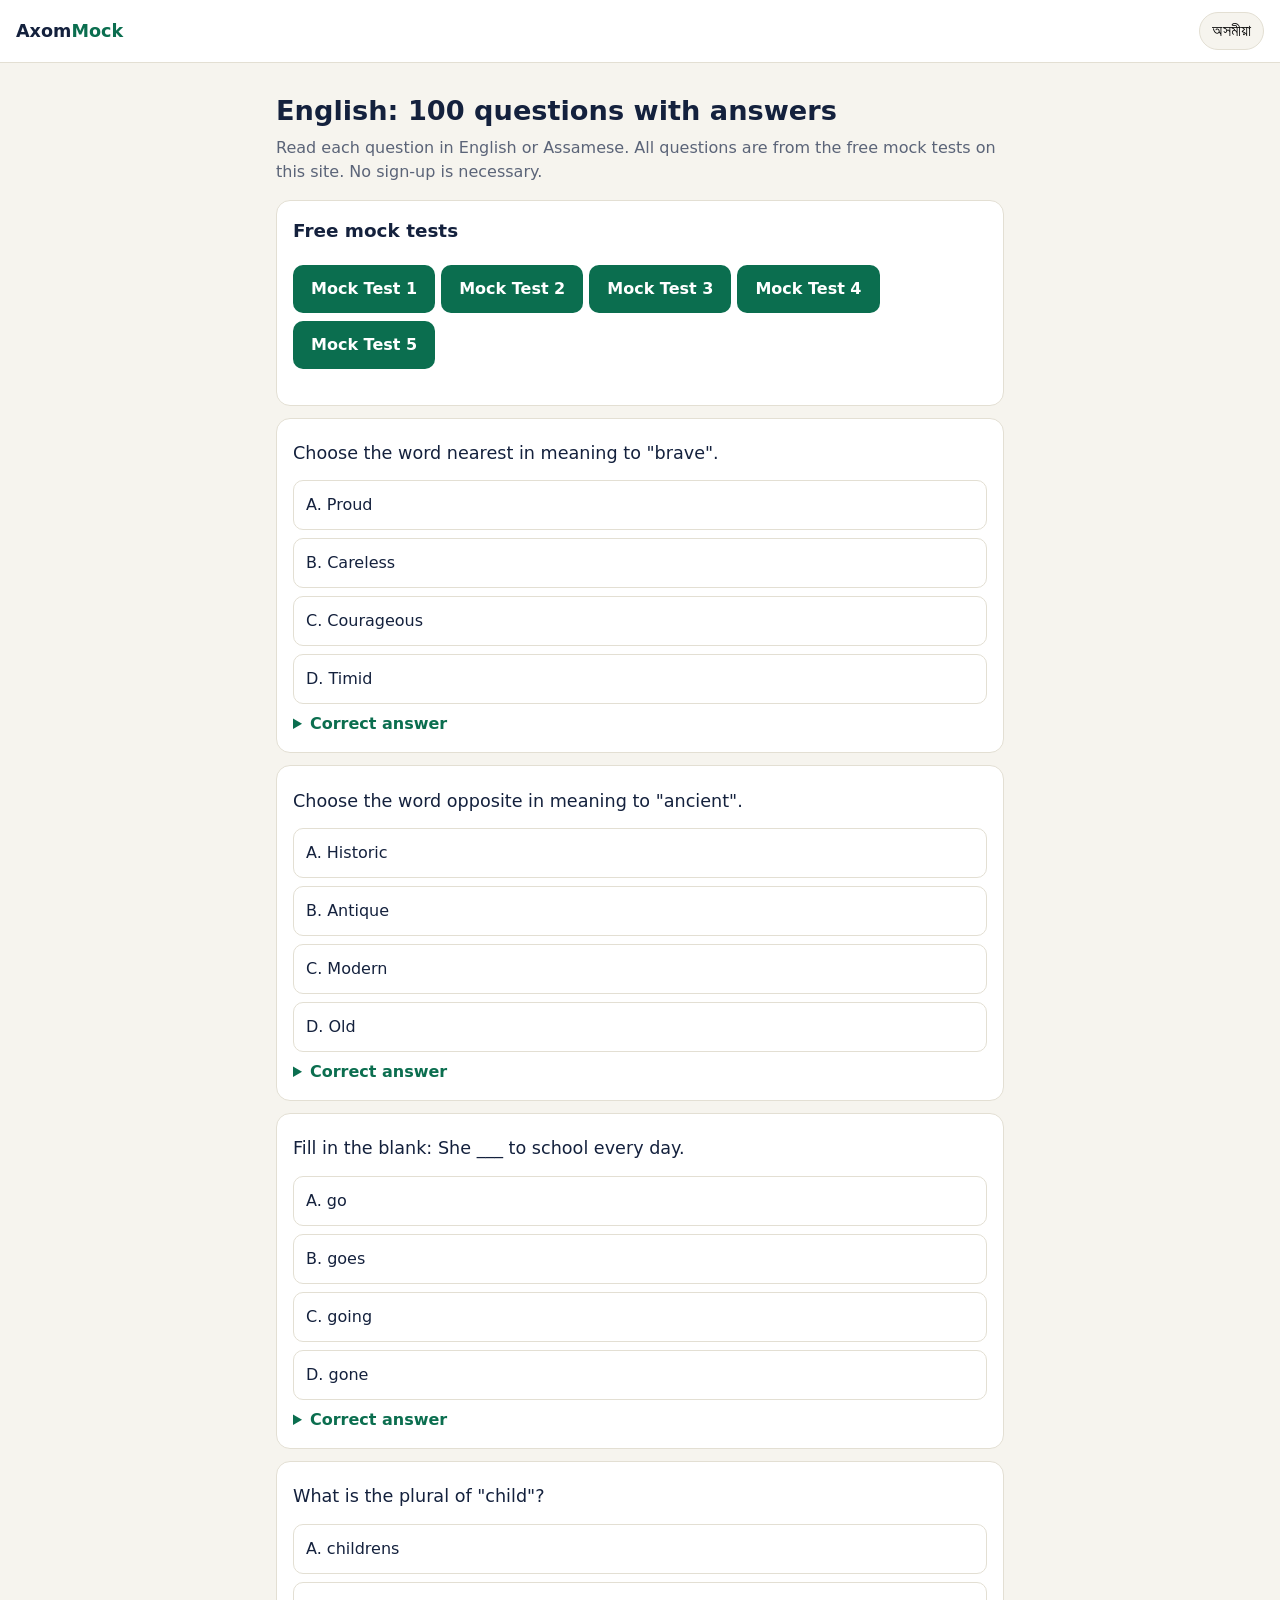
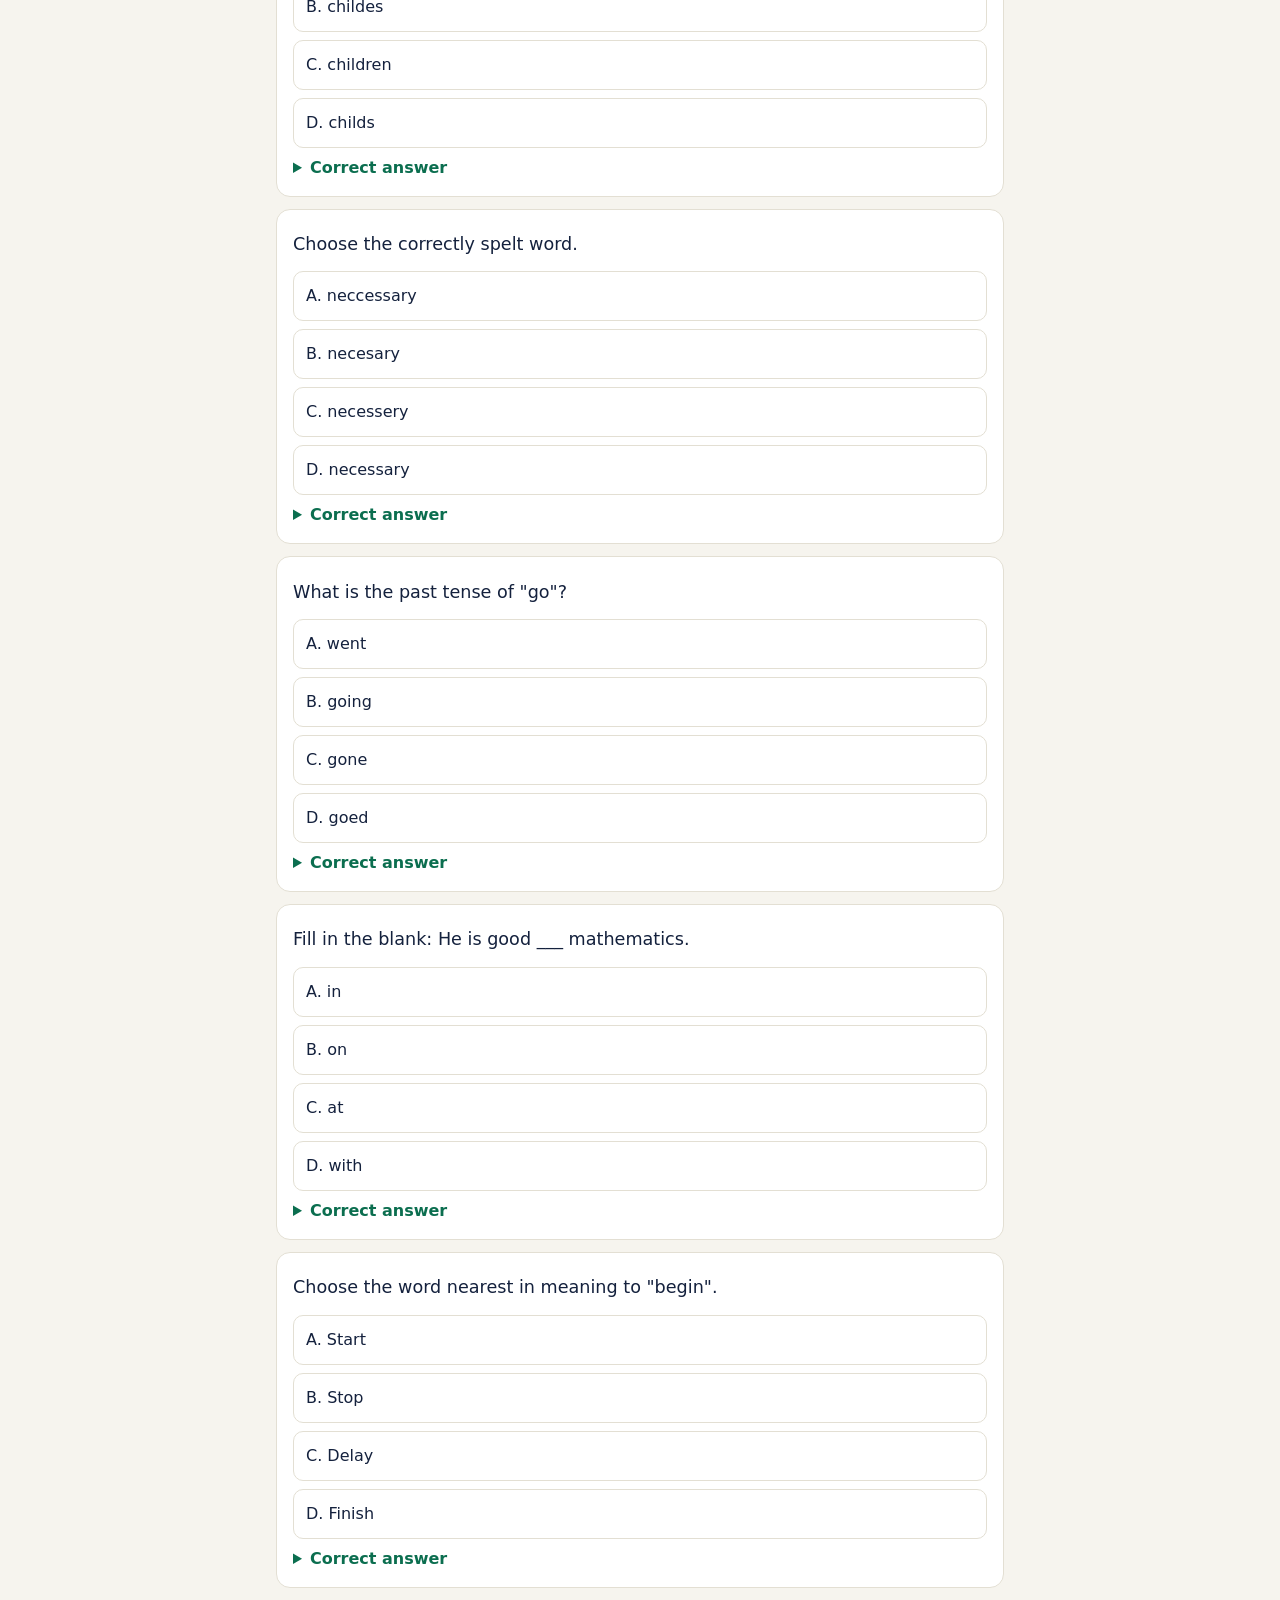
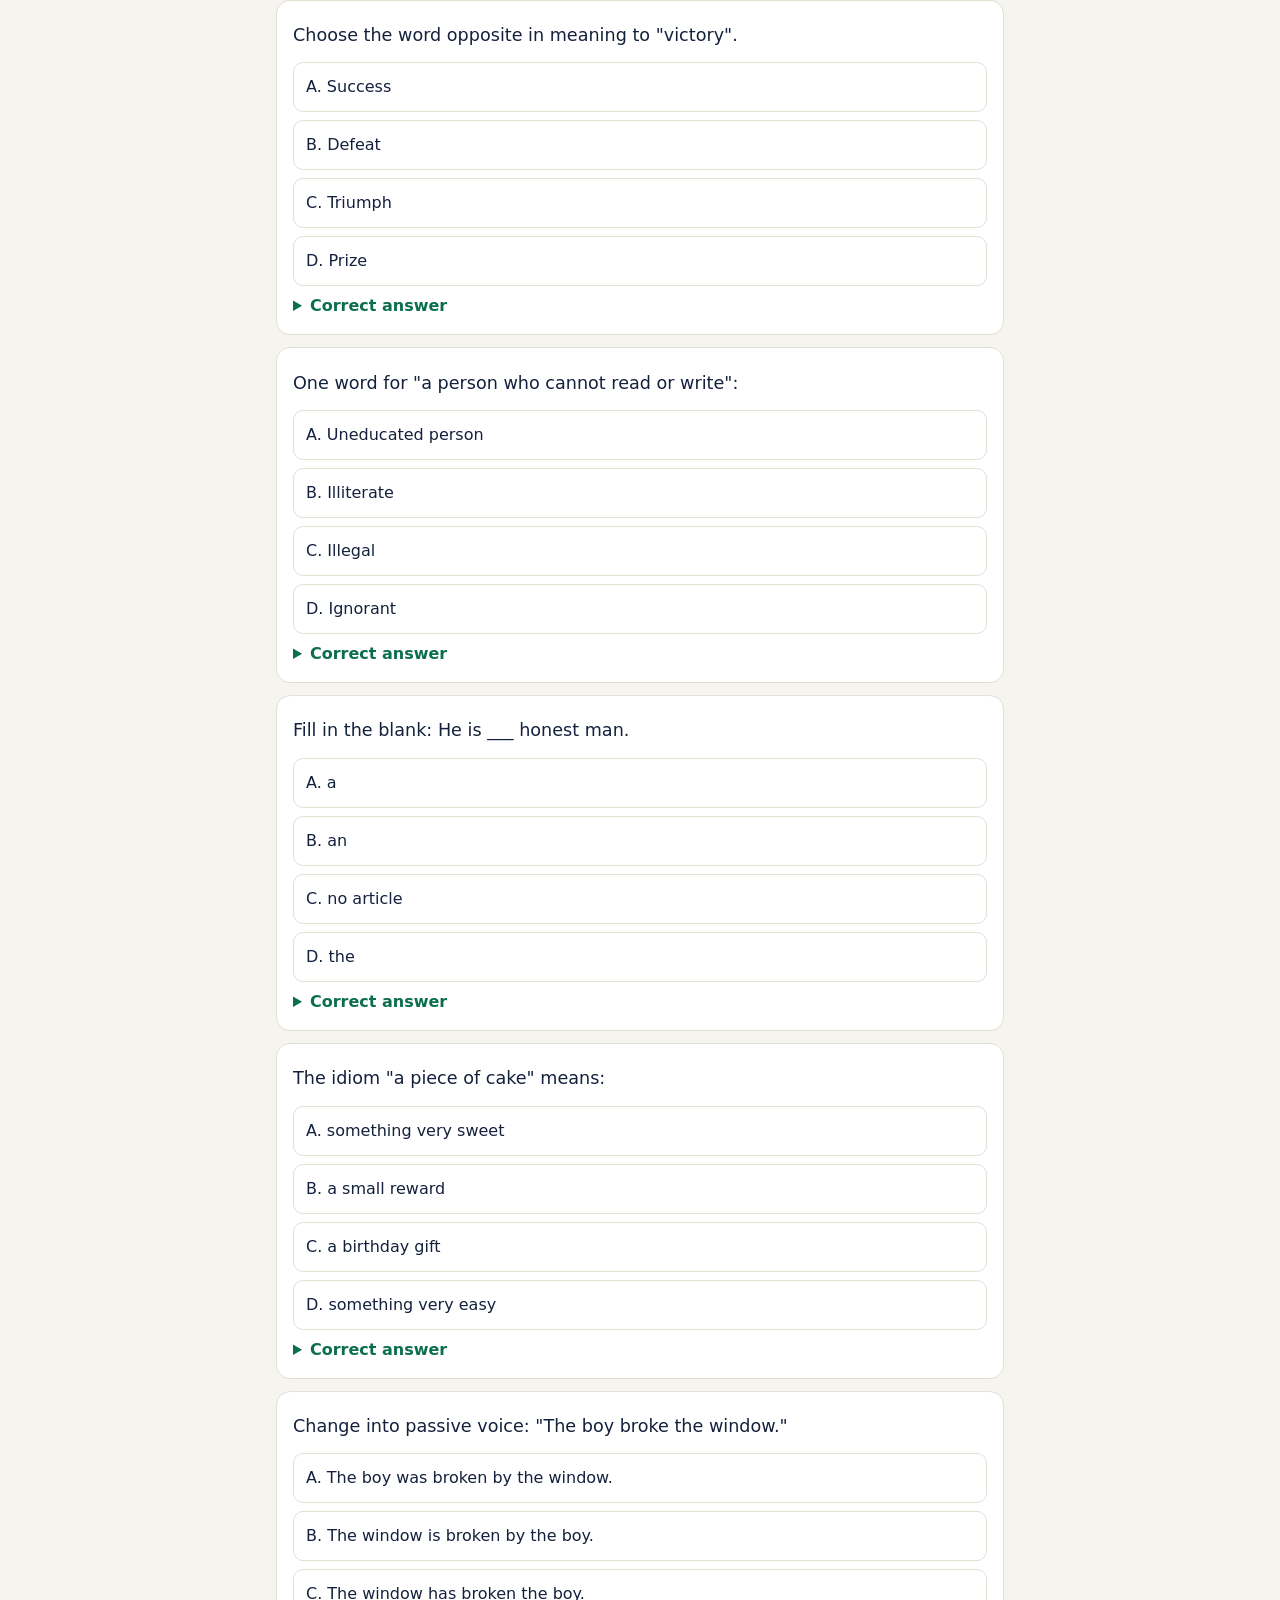
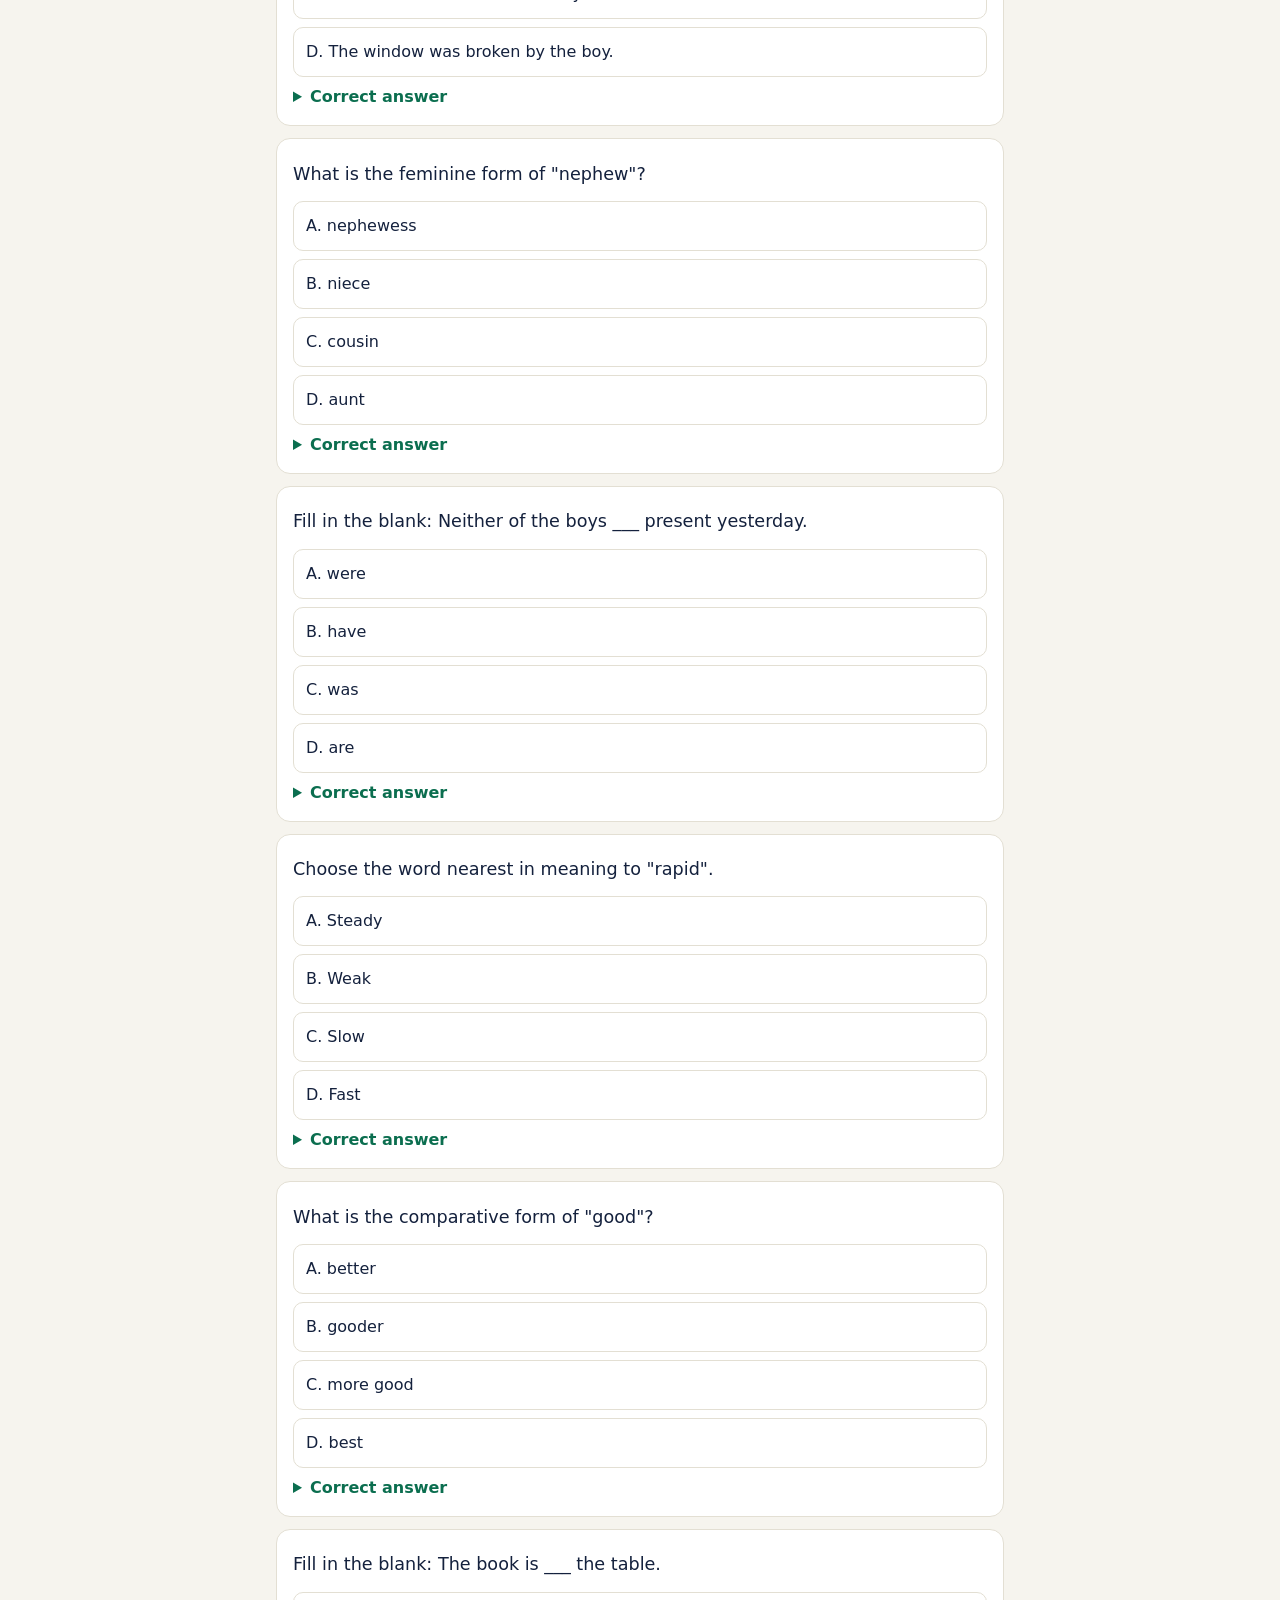
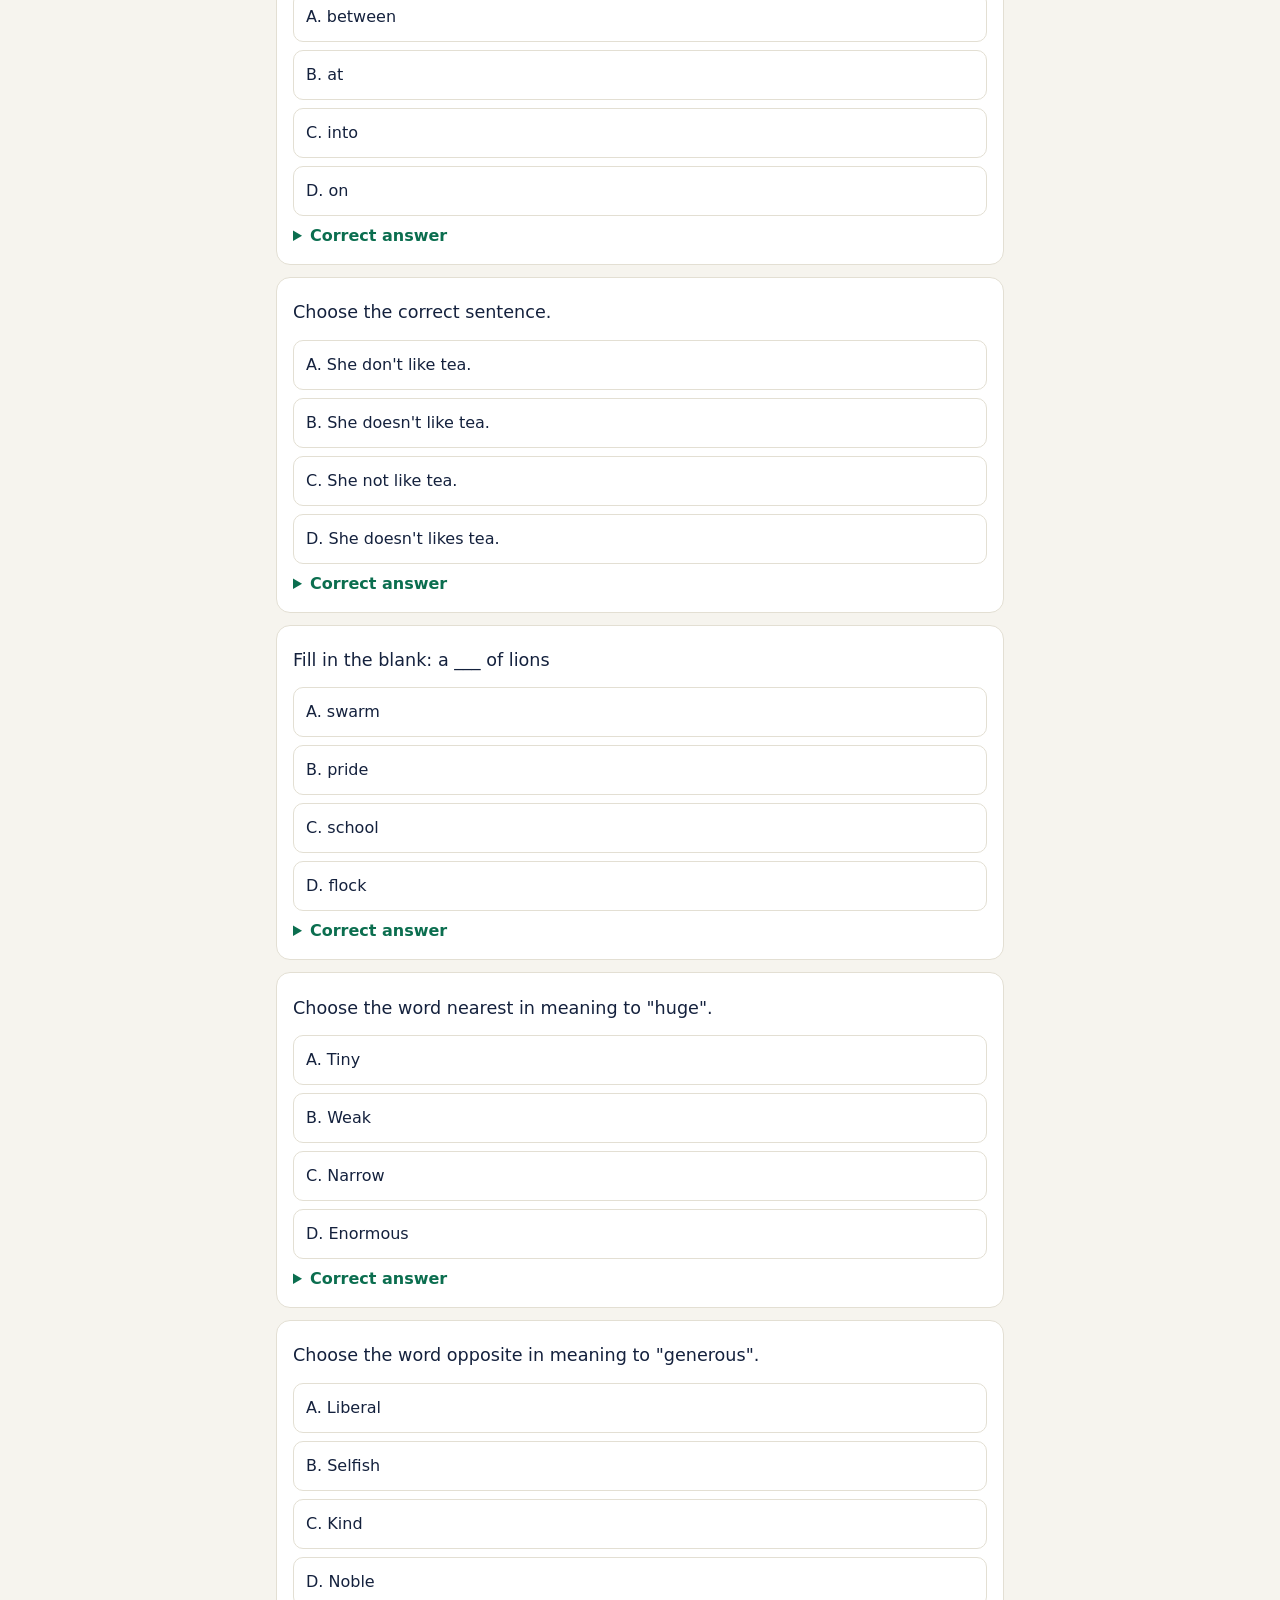
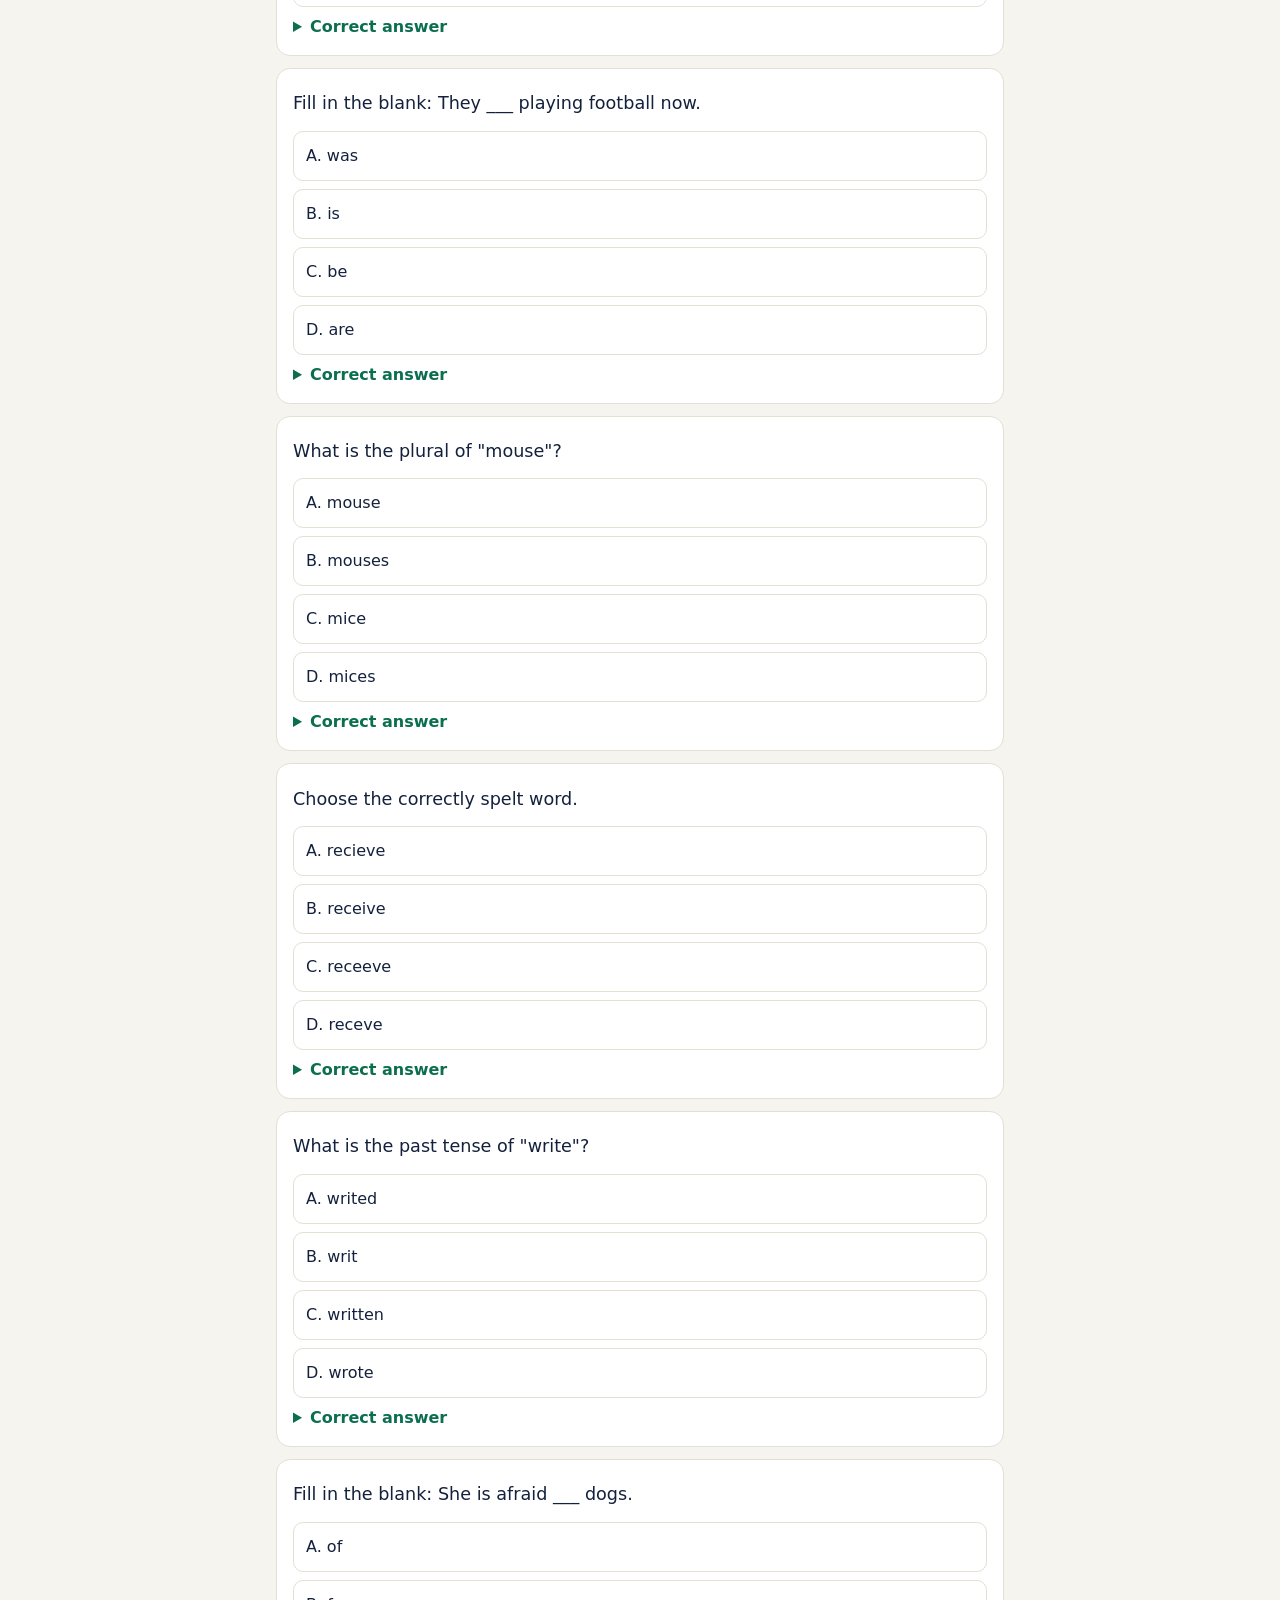
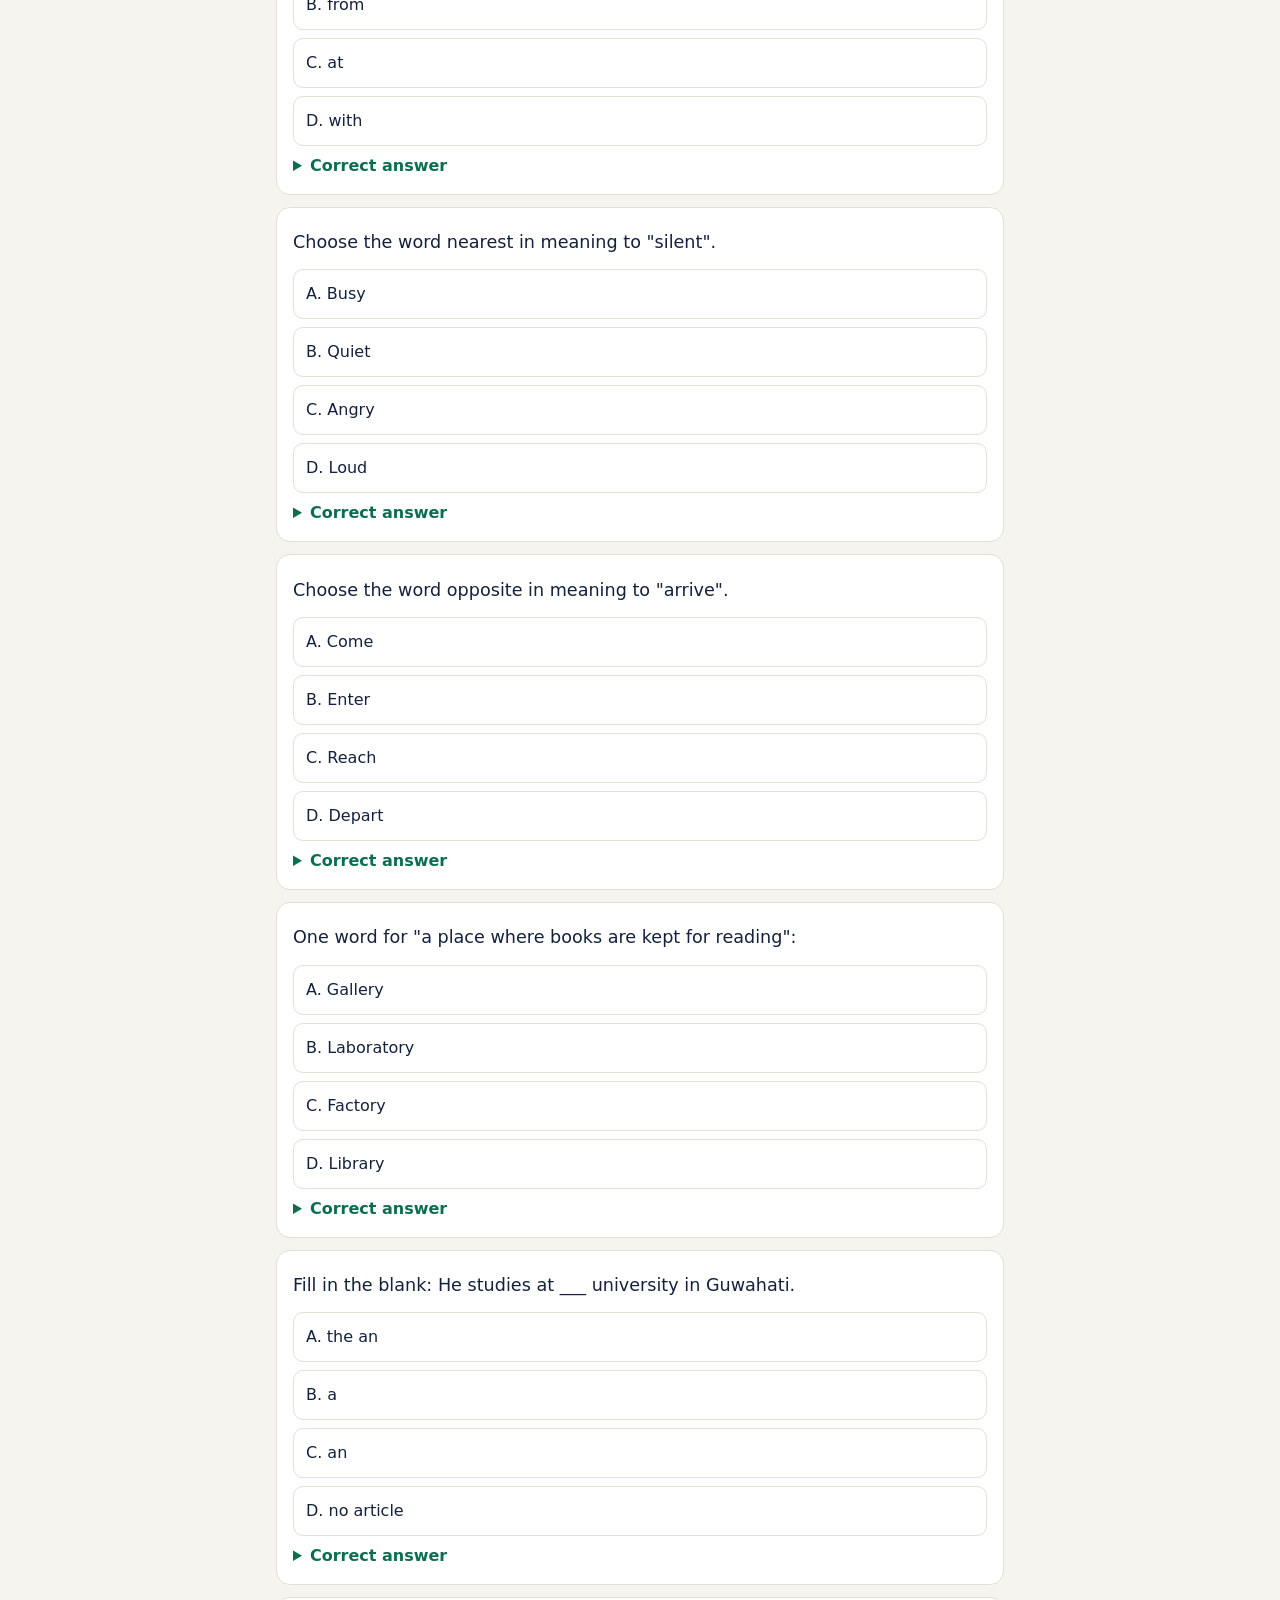
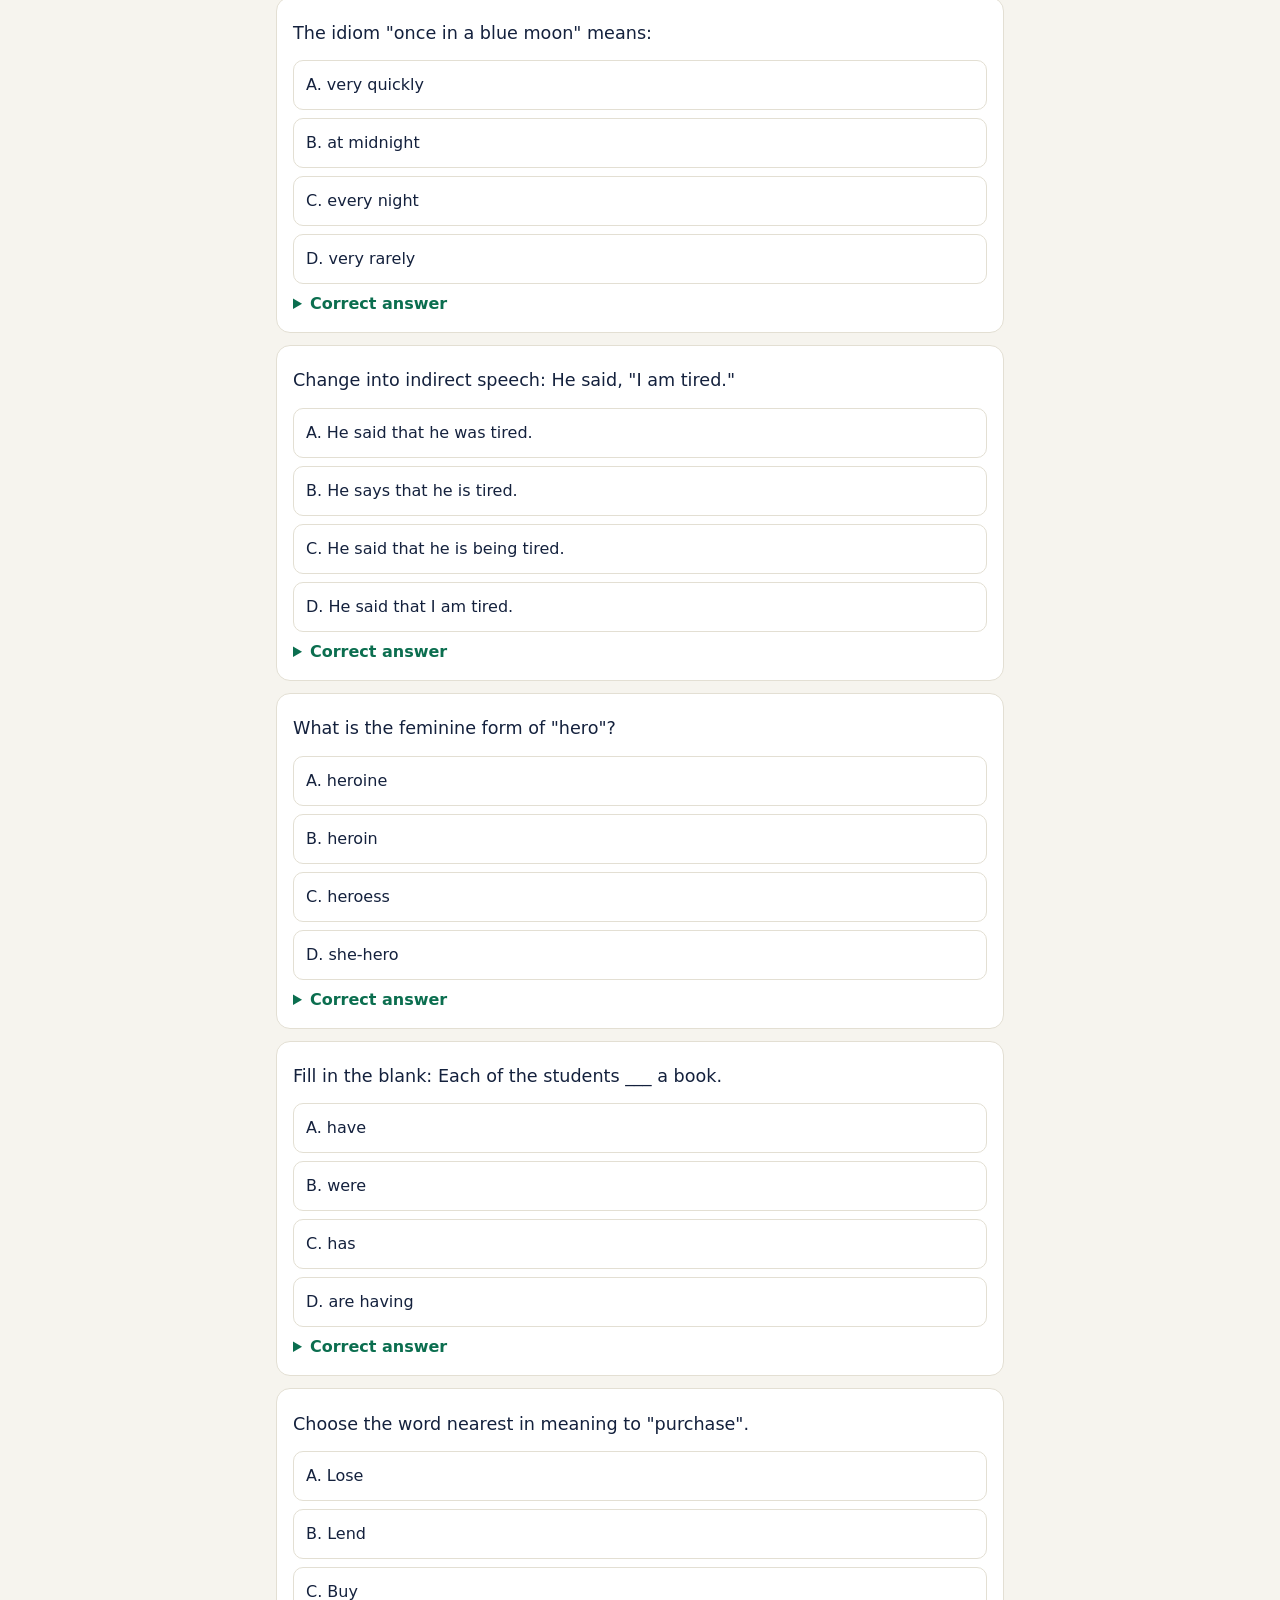
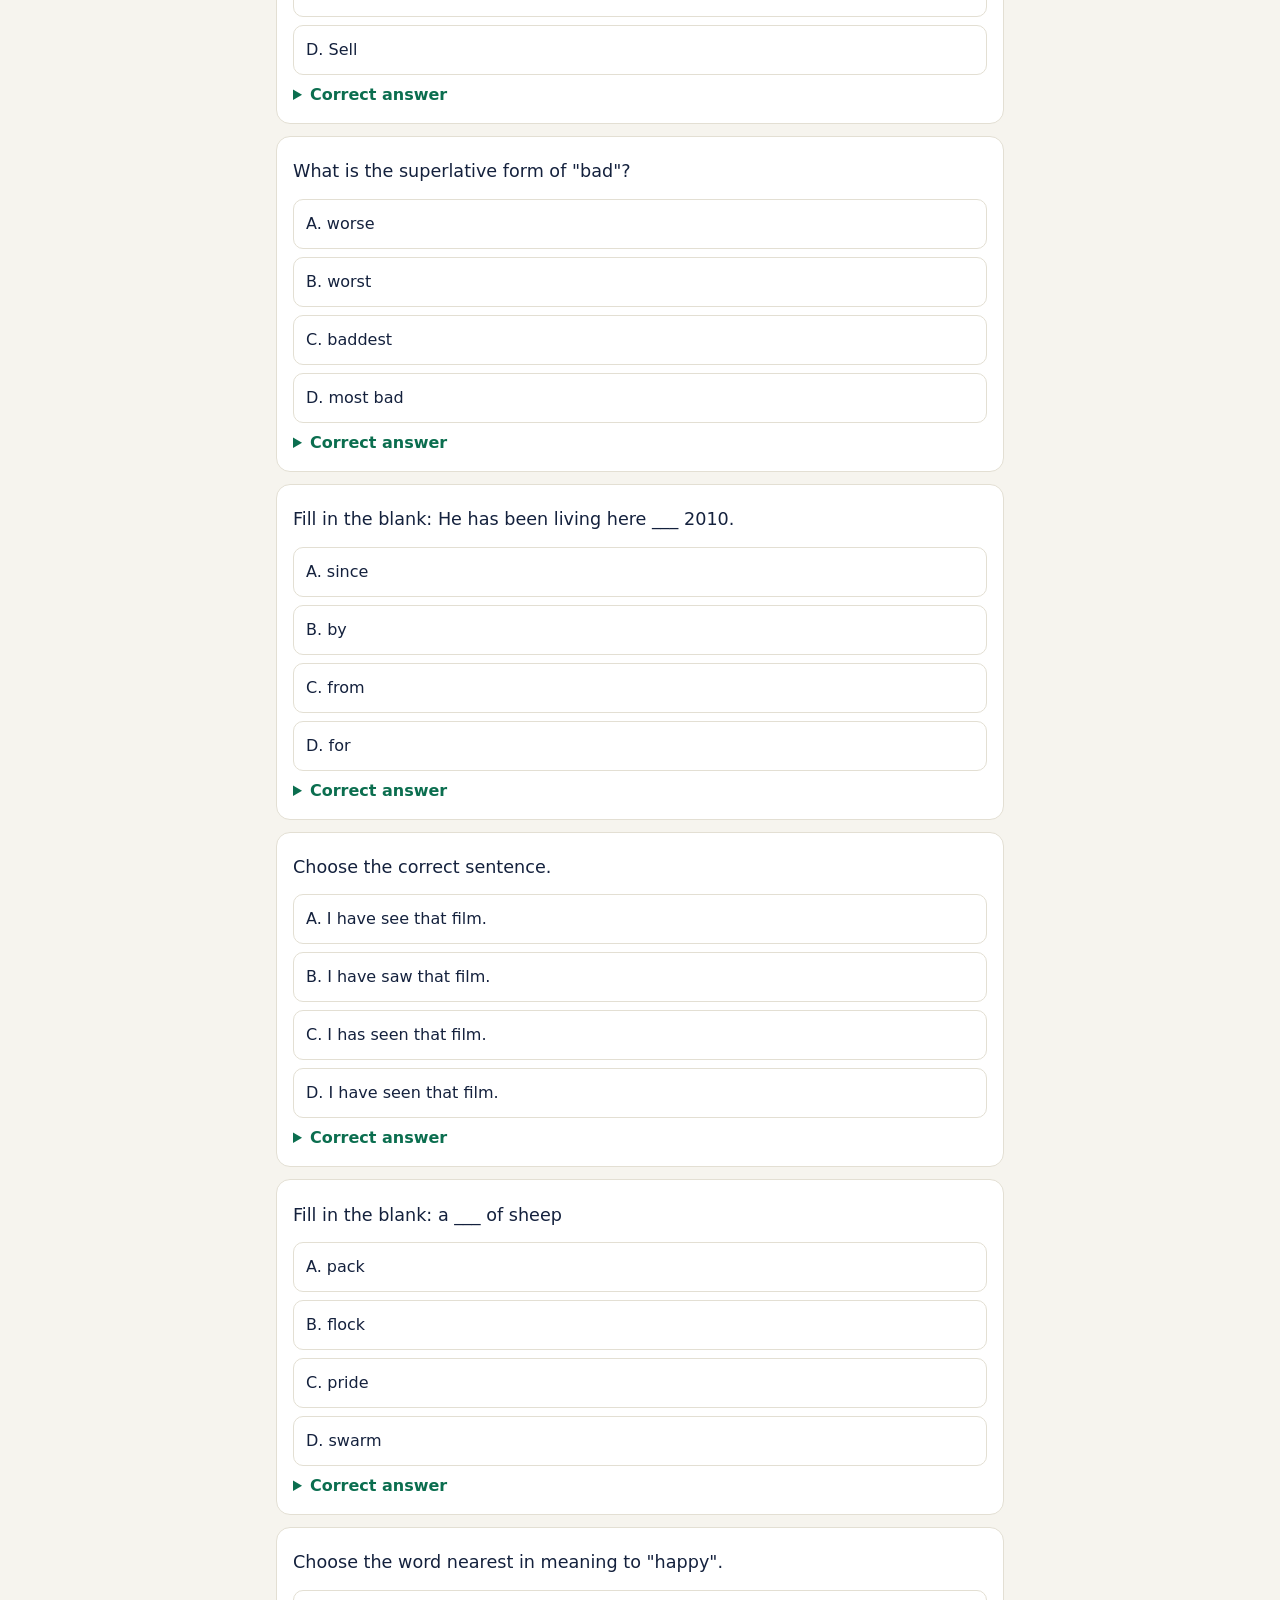
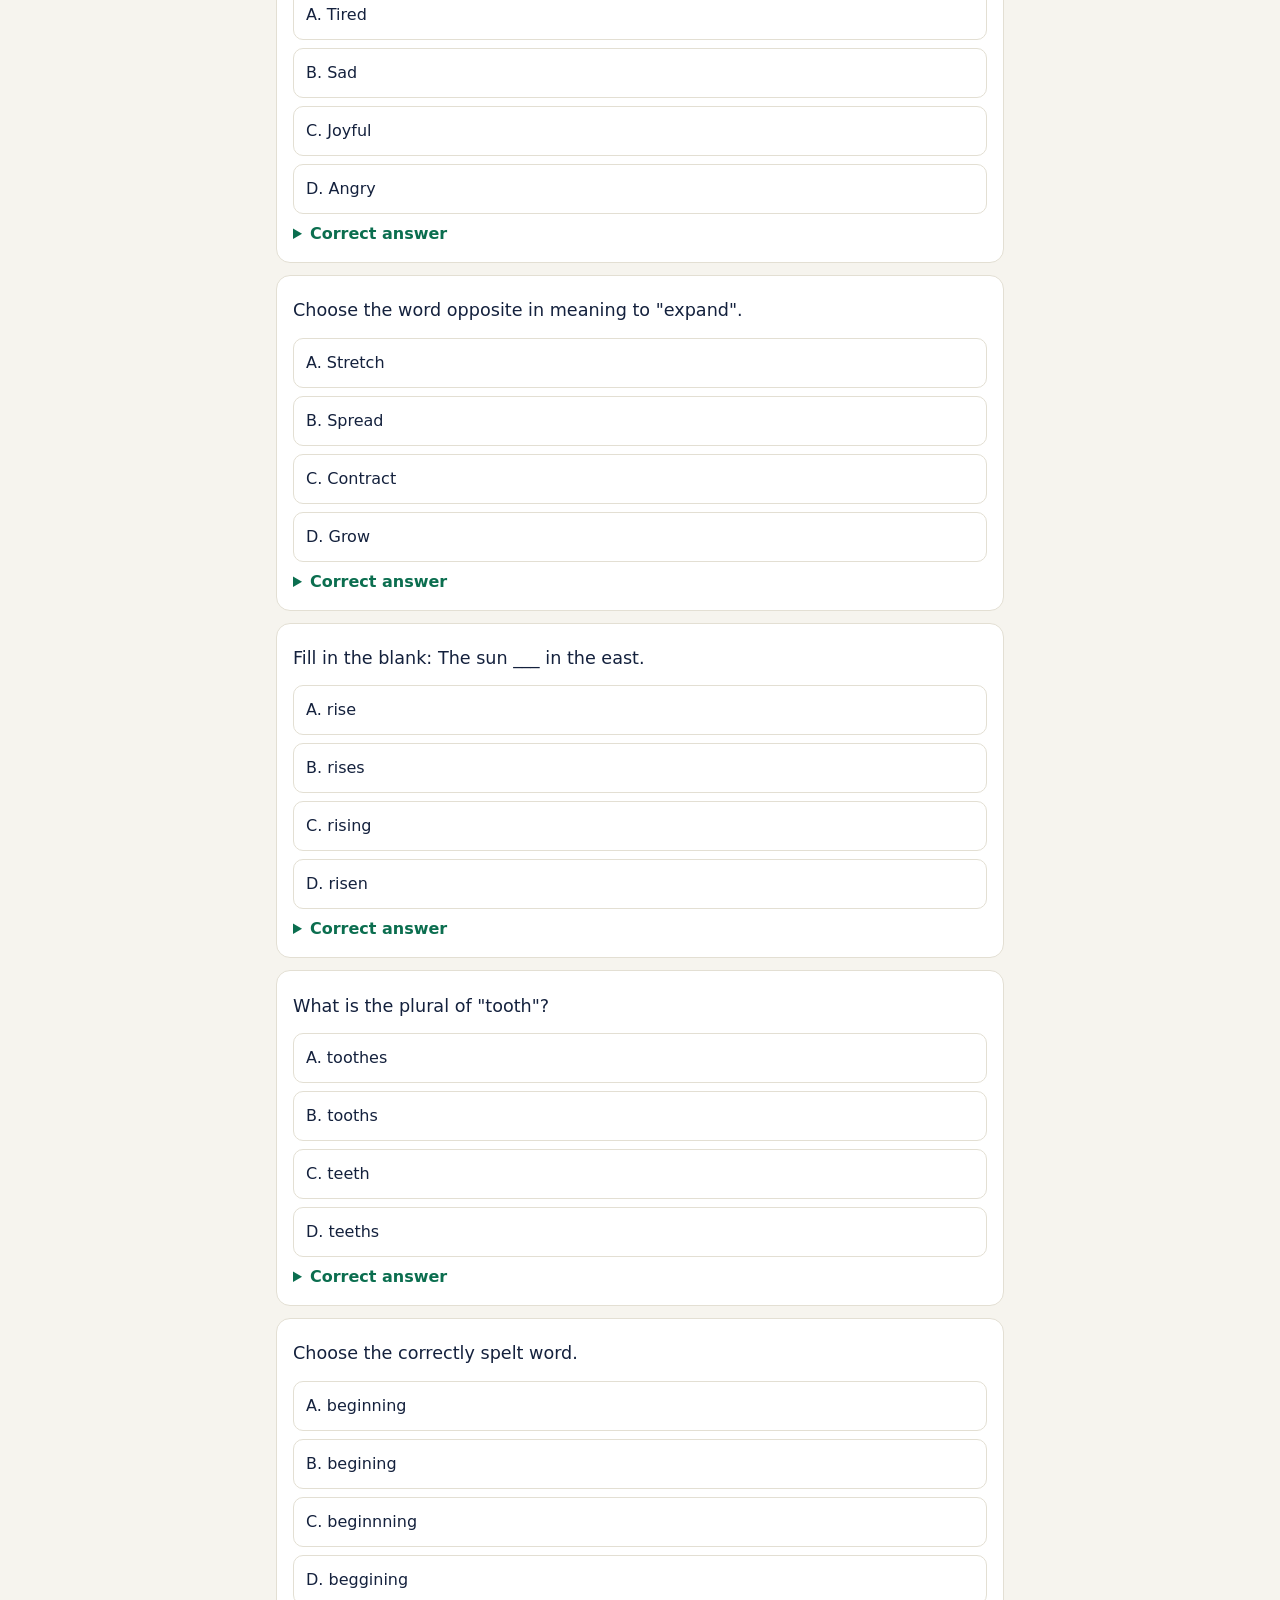
<file: english-questions.html>
<!DOCTYPE html>
<html lang="en">
<head>
<meta charset="utf-8">
<meta name="viewport" content="width=device-width,initial-scale=1">
<title>English Questions with Answers for Assam Police 2027 (English + Assamese) – AxomMock</title>
<meta name="description" content="100 English grammar and vocabulary questions with answers, from the free AxomMock mock tests for the Assam Police written test. English and Assamese.">
<link rel="canonical" href="https://assam.chewd.study/english-questions.html">
<link rel="stylesheet" href="style.css">
</head>
<body>
<header class="top">
  <a class="logo" href="index.html">Axom<span>Mock</span></a>
  <button class="lang" id="lang"></button>
</header>
<main class="wrap static">
  <h1 data-en="English: 100 questions with answers" data-as="ইংৰাজী: উত্তৰসহ 100 টা প্ৰশ্ন">English: 100 questions with answers</h1>
  <p class="sub" data-en="Read each question in English or Assamese. All questions are from the free mock tests on this site. No sign-up is necessary." data-as="প্ৰতিটো প্ৰশ্ন ইংৰাজী বা অসমীয়াত পঢ়ক। পঞ্জীয়নৰ প্ৰয়োজন নাই।">Read each question in English or Assamese. All questions are from the free mock tests on this site. No sign-up is necessary.</p>

  <div class="card">
    <h2 style="margin-top:0" data-en="Free mock tests" data-as="বিনামূলীয়া মক টেষ্ট">Free mock tests</h2>
    <p><a class="btn" style="margin:4px 6px 4px 0" href="test.html?m=1" data-en="Mock Test 1" data-as="মক টেষ্ট 1">Mock Test 1</a><a class="btn" style="margin:4px 6px 4px 0" href="test.html?m=2" data-en="Mock Test 2" data-as="মক টেষ্ট 2">Mock Test 2</a><a class="btn" style="margin:4px 6px 4px 0" href="test.html?m=3" data-en="Mock Test 3" data-as="মক টেষ্ট 3">Mock Test 3</a><a class="btn" style="margin:4px 6px 4px 0" href="test.html?m=4" data-en="Mock Test 4" data-as="মক টেষ্ট 4">Mock Test 4</a><a class="btn" style="margin:4px 6px 4px 0" href="test.html?m=5" data-en="Mock Test 5" data-as="মক টেষ্ট 5">Mock Test 5</a></p>
  </div>

  <div class="card">
    <p class="qtext" data-en="Choose the word nearest in meaning to &quot;brave&quot;." data-as="Choose the word nearest in meaning to &quot;brave&quot;.">Choose the word nearest in meaning to &quot;brave&quot;.</p>
    <div class="opt" data-en="A. Proud" data-as="A. Proud">A. Proud</div>
    <div class="opt" data-en="B. Careless" data-as="B. Careless">B. Careless</div>
    <div class="opt" data-en="C. Courageous" data-as="C. Courageous">C. Courageous</div>
    <div class="opt" data-en="D. Timid" data-as="D. Timid">D. Timid</div>
    <details><summary data-en="Correct answer" data-as="শুদ্ধ উত্তৰ">Correct answer</summary><p class="exp" data-en="C. Courageous" data-as="C. Courageous">C. Courageous</p></details>
  </div>
  <div class="card">
    <p class="qtext" data-en="Choose the word opposite in meaning to &quot;ancient&quot;." data-as="Choose the word opposite in meaning to &quot;ancient&quot;.">Choose the word opposite in meaning to &quot;ancient&quot;.</p>
    <div class="opt" data-en="A. Historic" data-as="A. Historic">A. Historic</div>
    <div class="opt" data-en="B. Antique" data-as="B. Antique">B. Antique</div>
    <div class="opt" data-en="C. Modern" data-as="C. Modern">C. Modern</div>
    <div class="opt" data-en="D. Old" data-as="D. Old">D. Old</div>
    <details><summary data-en="Correct answer" data-as="শুদ্ধ উত্তৰ">Correct answer</summary><p class="exp" data-en="C. Modern" data-as="C. Modern">C. Modern</p></details>
  </div>
  <div class="card">
    <p class="qtext" data-en="Fill in the blank: She ___ to school every day." data-as="Fill in the blank: She ___ to school every day.">Fill in the blank: She ___ to school every day.</p>
    <div class="opt" data-en="A. go" data-as="A. go">A. go</div>
    <div class="opt" data-en="B. goes" data-as="B. goes">B. goes</div>
    <div class="opt" data-en="C. going" data-as="C. going">C. going</div>
    <div class="opt" data-en="D. gone" data-as="D. gone">D. gone</div>
    <details><summary data-en="Correct answer" data-as="শুদ্ধ উত্তৰ">Correct answer</summary><p class="exp" data-en="B. goes" data-as="B. goes">B. goes</p></details>
  </div>
  <div class="card">
    <p class="qtext" data-en="What is the plural of &quot;child&quot;?" data-as="What is the plural of &quot;child&quot;?">What is the plural of &quot;child&quot;?</p>
    <div class="opt" data-en="A. childrens" data-as="A. childrens">A. childrens</div>
    <div class="opt" data-en="B. childes" data-as="B. childes">B. childes</div>
    <div class="opt" data-en="C. children" data-as="C. children">C. children</div>
    <div class="opt" data-en="D. childs" data-as="D. childs">D. childs</div>
    <details><summary data-en="Correct answer" data-as="শুদ্ধ উত্তৰ">Correct answer</summary><p class="exp" data-en="C. children" data-as="C. children">C. children</p></details>
  </div>
  <div class="card">
    <p class="qtext" data-en="Choose the correctly spelt word." data-as="Choose the correctly spelt word.">Choose the correctly spelt word.</p>
    <div class="opt" data-en="A. neccessary" data-as="A. neccessary">A. neccessary</div>
    <div class="opt" data-en="B. necesary" data-as="B. necesary">B. necesary</div>
    <div class="opt" data-en="C. necessery" data-as="C. necessery">C. necessery</div>
    <div class="opt" data-en="D. necessary" data-as="D. necessary">D. necessary</div>
    <details><summary data-en="Correct answer" data-as="শুদ্ধ উত্তৰ">Correct answer</summary><p class="exp" data-en="D. necessary" data-as="D. necessary">D. necessary</p></details>
  </div>
  <div class="card">
    <p class="qtext" data-en="What is the past tense of &quot;go&quot;?" data-as="What is the past tense of &quot;go&quot;?">What is the past tense of &quot;go&quot;?</p>
    <div class="opt" data-en="A. went" data-as="A. went">A. went</div>
    <div class="opt" data-en="B. going" data-as="B. going">B. going</div>
    <div class="opt" data-en="C. gone" data-as="C. gone">C. gone</div>
    <div class="opt" data-en="D. goed" data-as="D. goed">D. goed</div>
    <details><summary data-en="Correct answer" data-as="শুদ্ধ উত্তৰ">Correct answer</summary><p class="exp" data-en="A. went" data-as="A. went">A. went</p></details>
  </div>
  <div class="card">
    <p class="qtext" data-en="Fill in the blank: He is good ___ mathematics." data-as="Fill in the blank: He is good ___ mathematics.">Fill in the blank: He is good ___ mathematics.</p>
    <div class="opt" data-en="A. in" data-as="A. in">A. in</div>
    <div class="opt" data-en="B. on" data-as="B. on">B. on</div>
    <div class="opt" data-en="C. at" data-as="C. at">C. at</div>
    <div class="opt" data-en="D. with" data-as="D. with">D. with</div>
    <details><summary data-en="Correct answer" data-as="শুদ্ধ উত্তৰ">Correct answer</summary><p class="exp" data-en="C. at" data-as="C. at">C. at</p></details>
  </div>
  <div class="card">
    <p class="qtext" data-en="Choose the word nearest in meaning to &quot;begin&quot;." data-as="Choose the word nearest in meaning to &quot;begin&quot;.">Choose the word nearest in meaning to &quot;begin&quot;.</p>
    <div class="opt" data-en="A. Start" data-as="A. Start">A. Start</div>
    <div class="opt" data-en="B. Stop" data-as="B. Stop">B. Stop</div>
    <div class="opt" data-en="C. Delay" data-as="C. Delay">C. Delay</div>
    <div class="opt" data-en="D. Finish" data-as="D. Finish">D. Finish</div>
    <details><summary data-en="Correct answer" data-as="শুদ্ধ উত্তৰ">Correct answer</summary><p class="exp" data-en="A. Start" data-as="A. Start">A. Start</p></details>
  </div>
  <div class="card">
    <p class="qtext" data-en="Choose the word opposite in meaning to &quot;victory&quot;." data-as="Choose the word opposite in meaning to &quot;victory&quot;.">Choose the word opposite in meaning to &quot;victory&quot;.</p>
    <div class="opt" data-en="A. Success" data-as="A. Success">A. Success</div>
    <div class="opt" data-en="B. Defeat" data-as="B. Defeat">B. Defeat</div>
    <div class="opt" data-en="C. Triumph" data-as="C. Triumph">C. Triumph</div>
    <div class="opt" data-en="D. Prize" data-as="D. Prize">D. Prize</div>
    <details><summary data-en="Correct answer" data-as="শুদ্ধ উত্তৰ">Correct answer</summary><p class="exp" data-en="B. Defeat" data-as="B. Defeat">B. Defeat</p></details>
  </div>
  <div class="card">
    <p class="qtext" data-en="One word for &quot;a person who cannot read or write&quot;:" data-as="One word for &quot;a person who cannot read or write&quot;:">One word for &quot;a person who cannot read or write&quot;:</p>
    <div class="opt" data-en="A. Uneducated person" data-as="A. Uneducated person">A. Uneducated person</div>
    <div class="opt" data-en="B. Illiterate" data-as="B. Illiterate">B. Illiterate</div>
    <div class="opt" data-en="C. Illegal" data-as="C. Illegal">C. Illegal</div>
    <div class="opt" data-en="D. Ignorant" data-as="D. Ignorant">D. Ignorant</div>
    <details><summary data-en="Correct answer" data-as="শুদ্ধ উত্তৰ">Correct answer</summary><p class="exp" data-en="B. Illiterate" data-as="B. Illiterate">B. Illiterate</p></details>
  </div>
  <div class="card">
    <p class="qtext" data-en="Fill in the blank: He is ___ honest man." data-as="Fill in the blank: He is ___ honest man.">Fill in the blank: He is ___ honest man.</p>
    <div class="opt" data-en="A. a" data-as="A. a">A. a</div>
    <div class="opt" data-en="B. an" data-as="B. an">B. an</div>
    <div class="opt" data-en="C. no article" data-as="C. no article">C. no article</div>
    <div class="opt" data-en="D. the" data-as="D. the">D. the</div>
    <details><summary data-en="Correct answer" data-as="শুদ্ধ উত্তৰ">Correct answer</summary><p class="exp" data-en="B. an" data-as="B. an">B. an</p></details>
  </div>
  <div class="card">
    <p class="qtext" data-en="The idiom &quot;a piece of cake&quot; means:" data-as="The idiom &quot;a piece of cake&quot; means:">The idiom &quot;a piece of cake&quot; means:</p>
    <div class="opt" data-en="A. something very sweet" data-as="A. something very sweet">A. something very sweet</div>
    <div class="opt" data-en="B. a small reward" data-as="B. a small reward">B. a small reward</div>
    <div class="opt" data-en="C. a birthday gift" data-as="C. a birthday gift">C. a birthday gift</div>
    <div class="opt" data-en="D. something very easy" data-as="D. something very easy">D. something very easy</div>
    <details><summary data-en="Correct answer" data-as="শুদ্ধ উত্তৰ">Correct answer</summary><p class="exp" data-en="D. something very easy" data-as="D. something very easy">D. something very easy</p></details>
  </div>
  <div class="card">
    <p class="qtext" data-en="Change into passive voice: &quot;The boy broke the window.&quot;" data-as="Change into passive voice: &quot;The boy broke the window.&quot;">Change into passive voice: &quot;The boy broke the window.&quot;</p>
    <div class="opt" data-en="A. The boy was broken by the window." data-as="A. The boy was broken by the window.">A. The boy was broken by the window.</div>
    <div class="opt" data-en="B. The window is broken by the boy." data-as="B. The window is broken by the boy.">B. The window is broken by the boy.</div>
    <div class="opt" data-en="C. The window has broken the boy." data-as="C. The window has broken the boy.">C. The window has broken the boy.</div>
    <div class="opt" data-en="D. The window was broken by the boy." data-as="D. The window was broken by the boy.">D. The window was broken by the boy.</div>
    <details><summary data-en="Correct answer" data-as="শুদ্ধ উত্তৰ">Correct answer</summary><p class="exp" data-en="D. The window was broken by the boy." data-as="D. The window was broken by the boy.">D. The window was broken by the boy.</p></details>
  </div>
  <div class="card">
    <p class="qtext" data-en="What is the feminine form of &quot;nephew&quot;?" data-as="What is the feminine form of &quot;nephew&quot;?">What is the feminine form of &quot;nephew&quot;?</p>
    <div class="opt" data-en="A. nephewess" data-as="A. nephewess">A. nephewess</div>
    <div class="opt" data-en="B. niece" data-as="B. niece">B. niece</div>
    <div class="opt" data-en="C. cousin" data-as="C. cousin">C. cousin</div>
    <div class="opt" data-en="D. aunt" data-as="D. aunt">D. aunt</div>
    <details><summary data-en="Correct answer" data-as="শুদ্ধ উত্তৰ">Correct answer</summary><p class="exp" data-en="B. niece" data-as="B. niece">B. niece</p></details>
  </div>
  <div class="card">
    <p class="qtext" data-en="Fill in the blank: Neither of the boys ___ present yesterday." data-as="Fill in the blank: Neither of the boys ___ present yesterday.">Fill in the blank: Neither of the boys ___ present yesterday.</p>
    <div class="opt" data-en="A. were" data-as="A. were">A. were</div>
    <div class="opt" data-en="B. have" data-as="B. have">B. have</div>
    <div class="opt" data-en="C. was" data-as="C. was">C. was</div>
    <div class="opt" data-en="D. are" data-as="D. are">D. are</div>
    <details><summary data-en="Correct answer" data-as="শুদ্ধ উত্তৰ">Correct answer</summary><p class="exp" data-en="C. was" data-as="C. was">C. was</p></details>
  </div>
  <div class="card">
    <p class="qtext" data-en="Choose the word nearest in meaning to &quot;rapid&quot;." data-as="Choose the word nearest in meaning to &quot;rapid&quot;.">Choose the word nearest in meaning to &quot;rapid&quot;.</p>
    <div class="opt" data-en="A. Steady" data-as="A. Steady">A. Steady</div>
    <div class="opt" data-en="B. Weak" data-as="B. Weak">B. Weak</div>
    <div class="opt" data-en="C. Slow" data-as="C. Slow">C. Slow</div>
    <div class="opt" data-en="D. Fast" data-as="D. Fast">D. Fast</div>
    <details><summary data-en="Correct answer" data-as="শুদ্ধ উত্তৰ">Correct answer</summary><p class="exp" data-en="D. Fast" data-as="D. Fast">D. Fast</p></details>
  </div>
  <div class="card">
    <p class="qtext" data-en="What is the comparative form of &quot;good&quot;?" data-as="What is the comparative form of &quot;good&quot;?">What is the comparative form of &quot;good&quot;?</p>
    <div class="opt" data-en="A. better" data-as="A. better">A. better</div>
    <div class="opt" data-en="B. gooder" data-as="B. gooder">B. gooder</div>
    <div class="opt" data-en="C. more good" data-as="C. more good">C. more good</div>
    <div class="opt" data-en="D. best" data-as="D. best">D. best</div>
    <details><summary data-en="Correct answer" data-as="শুদ্ধ উত্তৰ">Correct answer</summary><p class="exp" data-en="A. better" data-as="A. better">A. better</p></details>
  </div>
  <div class="card">
    <p class="qtext" data-en="Fill in the blank: The book is ___ the table." data-as="Fill in the blank: The book is ___ the table.">Fill in the blank: The book is ___ the table.</p>
    <div class="opt" data-en="A. between" data-as="A. between">A. between</div>
    <div class="opt" data-en="B. at" data-as="B. at">B. at</div>
    <div class="opt" data-en="C. into" data-as="C. into">C. into</div>
    <div class="opt" data-en="D. on" data-as="D. on">D. on</div>
    <details><summary data-en="Correct answer" data-as="শুদ্ধ উত্তৰ">Correct answer</summary><p class="exp" data-en="D. on" data-as="D. on">D. on</p></details>
  </div>
  <div class="card">
    <p class="qtext" data-en="Choose the correct sentence." data-as="Choose the correct sentence.">Choose the correct sentence.</p>
    <div class="opt" data-en="A. She don&#39;t like tea." data-as="A. She don&#39;t like tea.">A. She don&#39;t like tea.</div>
    <div class="opt" data-en="B. She doesn&#39;t like tea." data-as="B. She doesn&#39;t like tea.">B. She doesn&#39;t like tea.</div>
    <div class="opt" data-en="C. She not like tea." data-as="C. She not like tea.">C. She not like tea.</div>
    <div class="opt" data-en="D. She doesn&#39;t likes tea." data-as="D. She doesn&#39;t likes tea.">D. She doesn&#39;t likes tea.</div>
    <details><summary data-en="Correct answer" data-as="শুদ্ধ উত্তৰ">Correct answer</summary><p class="exp" data-en="B. She doesn&#39;t like tea." data-as="B. She doesn&#39;t like tea.">B. She doesn&#39;t like tea.</p></details>
  </div>
  <div class="card">
    <p class="qtext" data-en="Fill in the blank: a ___ of lions" data-as="Fill in the blank: a ___ of lions">Fill in the blank: a ___ of lions</p>
    <div class="opt" data-en="A. swarm" data-as="A. swarm">A. swarm</div>
    <div class="opt" data-en="B. pride" data-as="B. pride">B. pride</div>
    <div class="opt" data-en="C. school" data-as="C. school">C. school</div>
    <div class="opt" data-en="D. flock" data-as="D. flock">D. flock</div>
    <details><summary data-en="Correct answer" data-as="শুদ্ধ উত্তৰ">Correct answer</summary><p class="exp" data-en="B. pride" data-as="B. pride">B. pride</p></details>
  </div>
  <div class="card">
    <p class="qtext" data-en="Choose the word nearest in meaning to &quot;huge&quot;." data-as="Choose the word nearest in meaning to &quot;huge&quot;.">Choose the word nearest in meaning to &quot;huge&quot;.</p>
    <div class="opt" data-en="A. Tiny" data-as="A. Tiny">A. Tiny</div>
    <div class="opt" data-en="B. Weak" data-as="B. Weak">B. Weak</div>
    <div class="opt" data-en="C. Narrow" data-as="C. Narrow">C. Narrow</div>
    <div class="opt" data-en="D. Enormous" data-as="D. Enormous">D. Enormous</div>
    <details><summary data-en="Correct answer" data-as="শুদ্ধ উত্তৰ">Correct answer</summary><p class="exp" data-en="D. Enormous" data-as="D. Enormous">D. Enormous</p></details>
  </div>
  <div class="card">
    <p class="qtext" data-en="Choose the word opposite in meaning to &quot;generous&quot;." data-as="Choose the word opposite in meaning to &quot;generous&quot;.">Choose the word opposite in meaning to &quot;generous&quot;.</p>
    <div class="opt" data-en="A. Liberal" data-as="A. Liberal">A. Liberal</div>
    <div class="opt" data-en="B. Selfish" data-as="B. Selfish">B. Selfish</div>
    <div class="opt" data-en="C. Kind" data-as="C. Kind">C. Kind</div>
    <div class="opt" data-en="D. Noble" data-as="D. Noble">D. Noble</div>
    <details><summary data-en="Correct answer" data-as="শুদ্ধ উত্তৰ">Correct answer</summary><p class="exp" data-en="B. Selfish" data-as="B. Selfish">B. Selfish</p></details>
  </div>
  <div class="card">
    <p class="qtext" data-en="Fill in the blank: They ___ playing football now." data-as="Fill in the blank: They ___ playing football now.">Fill in the blank: They ___ playing football now.</p>
    <div class="opt" data-en="A. was" data-as="A. was">A. was</div>
    <div class="opt" data-en="B. is" data-as="B. is">B. is</div>
    <div class="opt" data-en="C. be" data-as="C. be">C. be</div>
    <div class="opt" data-en="D. are" data-as="D. are">D. are</div>
    <details><summary data-en="Correct answer" data-as="শুদ্ধ উত্তৰ">Correct answer</summary><p class="exp" data-en="D. are" data-as="D. are">D. are</p></details>
  </div>
  <div class="card">
    <p class="qtext" data-en="What is the plural of &quot;mouse&quot;?" data-as="What is the plural of &quot;mouse&quot;?">What is the plural of &quot;mouse&quot;?</p>
    <div class="opt" data-en="A. mouse" data-as="A. mouse">A. mouse</div>
    <div class="opt" data-en="B. mouses" data-as="B. mouses">B. mouses</div>
    <div class="opt" data-en="C. mice" data-as="C. mice">C. mice</div>
    <div class="opt" data-en="D. mices" data-as="D. mices">D. mices</div>
    <details><summary data-en="Correct answer" data-as="শুদ্ধ উত্তৰ">Correct answer</summary><p class="exp" data-en="C. mice" data-as="C. mice">C. mice</p></details>
  </div>
  <div class="card">
    <p class="qtext" data-en="Choose the correctly spelt word." data-as="Choose the correctly spelt word.">Choose the correctly spelt word.</p>
    <div class="opt" data-en="A. recieve" data-as="A. recieve">A. recieve</div>
    <div class="opt" data-en="B. receive" data-as="B. receive">B. receive</div>
    <div class="opt" data-en="C. receeve" data-as="C. receeve">C. receeve</div>
    <div class="opt" data-en="D. receve" data-as="D. receve">D. receve</div>
    <details><summary data-en="Correct answer" data-as="শুদ্ধ উত্তৰ">Correct answer</summary><p class="exp" data-en="B. receive" data-as="B. receive">B. receive</p></details>
  </div>
  <div class="card">
    <p class="qtext" data-en="What is the past tense of &quot;write&quot;?" data-as="What is the past tense of &quot;write&quot;?">What is the past tense of &quot;write&quot;?</p>
    <div class="opt" data-en="A. writed" data-as="A. writed">A. writed</div>
    <div class="opt" data-en="B. writ" data-as="B. writ">B. writ</div>
    <div class="opt" data-en="C. written" data-as="C. written">C. written</div>
    <div class="opt" data-en="D. wrote" data-as="D. wrote">D. wrote</div>
    <details><summary data-en="Correct answer" data-as="শুদ্ধ উত্তৰ">Correct answer</summary><p class="exp" data-en="D. wrote" data-as="D. wrote">D. wrote</p></details>
  </div>
  <div class="card">
    <p class="qtext" data-en="Fill in the blank: She is afraid ___ dogs." data-as="Fill in the blank: She is afraid ___ dogs.">Fill in the blank: She is afraid ___ dogs.</p>
    <div class="opt" data-en="A. of" data-as="A. of">A. of</div>
    <div class="opt" data-en="B. from" data-as="B. from">B. from</div>
    <div class="opt" data-en="C. at" data-as="C. at">C. at</div>
    <div class="opt" data-en="D. with" data-as="D. with">D. with</div>
    <details><summary data-en="Correct answer" data-as="শুদ্ধ উত্তৰ">Correct answer</summary><p class="exp" data-en="A. of" data-as="A. of">A. of</p></details>
  </div>
  <div class="card">
    <p class="qtext" data-en="Choose the word nearest in meaning to &quot;silent&quot;." data-as="Choose the word nearest in meaning to &quot;silent&quot;.">Choose the word nearest in meaning to &quot;silent&quot;.</p>
    <div class="opt" data-en="A. Busy" data-as="A. Busy">A. Busy</div>
    <div class="opt" data-en="B. Quiet" data-as="B. Quiet">B. Quiet</div>
    <div class="opt" data-en="C. Angry" data-as="C. Angry">C. Angry</div>
    <div class="opt" data-en="D. Loud" data-as="D. Loud">D. Loud</div>
    <details><summary data-en="Correct answer" data-as="শুদ্ধ উত্তৰ">Correct answer</summary><p class="exp" data-en="B. Quiet" data-as="B. Quiet">B. Quiet</p></details>
  </div>
  <div class="card">
    <p class="qtext" data-en="Choose the word opposite in meaning to &quot;arrive&quot;." data-as="Choose the word opposite in meaning to &quot;arrive&quot;.">Choose the word opposite in meaning to &quot;arrive&quot;.</p>
    <div class="opt" data-en="A. Come" data-as="A. Come">A. Come</div>
    <div class="opt" data-en="B. Enter" data-as="B. Enter">B. Enter</div>
    <div class="opt" data-en="C. Reach" data-as="C. Reach">C. Reach</div>
    <div class="opt" data-en="D. Depart" data-as="D. Depart">D. Depart</div>
    <details><summary data-en="Correct answer" data-as="শুদ্ধ উত্তৰ">Correct answer</summary><p class="exp" data-en="D. Depart" data-as="D. Depart">D. Depart</p></details>
  </div>
  <div class="card">
    <p class="qtext" data-en="One word for &quot;a place where books are kept for reading&quot;:" data-as="One word for &quot;a place where books are kept for reading&quot;:">One word for &quot;a place where books are kept for reading&quot;:</p>
    <div class="opt" data-en="A. Gallery" data-as="A. Gallery">A. Gallery</div>
    <div class="opt" data-en="B. Laboratory" data-as="B. Laboratory">B. Laboratory</div>
    <div class="opt" data-en="C. Factory" data-as="C. Factory">C. Factory</div>
    <div class="opt" data-en="D. Library" data-as="D. Library">D. Library</div>
    <details><summary data-en="Correct answer" data-as="শুদ্ধ উত্তৰ">Correct answer</summary><p class="exp" data-en="D. Library" data-as="D. Library">D. Library</p></details>
  </div>
  <div class="card">
    <p class="qtext" data-en="Fill in the blank: He studies at ___ university in Guwahati." data-as="Fill in the blank: He studies at ___ university in Guwahati.">Fill in the blank: He studies at ___ university in Guwahati.</p>
    <div class="opt" data-en="A. the an" data-as="A. the an">A. the an</div>
    <div class="opt" data-en="B. a" data-as="B. a">B. a</div>
    <div class="opt" data-en="C. an" data-as="C. an">C. an</div>
    <div class="opt" data-en="D. no article" data-as="D. no article">D. no article</div>
    <details><summary data-en="Correct answer" data-as="শুদ্ধ উত্তৰ">Correct answer</summary><p class="exp" data-en="B. a" data-as="B. a">B. a</p></details>
  </div>
  <div class="card">
    <p class="qtext" data-en="The idiom &quot;once in a blue moon&quot; means:" data-as="The idiom &quot;once in a blue moon&quot; means:">The idiom &quot;once in a blue moon&quot; means:</p>
    <div class="opt" data-en="A. very quickly" data-as="A. very quickly">A. very quickly</div>
    <div class="opt" data-en="B. at midnight" data-as="B. at midnight">B. at midnight</div>
    <div class="opt" data-en="C. every night" data-as="C. every night">C. every night</div>
    <div class="opt" data-en="D. very rarely" data-as="D. very rarely">D. very rarely</div>
    <details><summary data-en="Correct answer" data-as="শুদ্ধ উত্তৰ">Correct answer</summary><p class="exp" data-en="D. very rarely" data-as="D. very rarely">D. very rarely</p></details>
  </div>
  <div class="card">
    <p class="qtext" data-en="Change into indirect speech: He said, &quot;I am tired.&quot;" data-as="Change into indirect speech: He said, &quot;I am tired.&quot;">Change into indirect speech: He said, &quot;I am tired.&quot;</p>
    <div class="opt" data-en="A. He said that he was tired." data-as="A. He said that he was tired.">A. He said that he was tired.</div>
    <div class="opt" data-en="B. He says that he is tired." data-as="B. He says that he is tired.">B. He says that he is tired.</div>
    <div class="opt" data-en="C. He said that he is being tired." data-as="C. He said that he is being tired.">C. He said that he is being tired.</div>
    <div class="opt" data-en="D. He said that I am tired." data-as="D. He said that I am tired.">D. He said that I am tired.</div>
    <details><summary data-en="Correct answer" data-as="শুদ্ধ উত্তৰ">Correct answer</summary><p class="exp" data-en="A. He said that he was tired." data-as="A. He said that he was tired.">A. He said that he was tired.</p></details>
  </div>
  <div class="card">
    <p class="qtext" data-en="What is the feminine form of &quot;hero&quot;?" data-as="What is the feminine form of &quot;hero&quot;?">What is the feminine form of &quot;hero&quot;?</p>
    <div class="opt" data-en="A. heroine" data-as="A. heroine">A. heroine</div>
    <div class="opt" data-en="B. heroin" data-as="B. heroin">B. heroin</div>
    <div class="opt" data-en="C. heroess" data-as="C. heroess">C. heroess</div>
    <div class="opt" data-en="D. she-hero" data-as="D. she-hero">D. she-hero</div>
    <details><summary data-en="Correct answer" data-as="শুদ্ধ উত্তৰ">Correct answer</summary><p class="exp" data-en="A. heroine" data-as="A. heroine">A. heroine</p></details>
  </div>
  <div class="card">
    <p class="qtext" data-en="Fill in the blank: Each of the students ___ a book." data-as="Fill in the blank: Each of the students ___ a book.">Fill in the blank: Each of the students ___ a book.</p>
    <div class="opt" data-en="A. have" data-as="A. have">A. have</div>
    <div class="opt" data-en="B. were" data-as="B. were">B. were</div>
    <div class="opt" data-en="C. has" data-as="C. has">C. has</div>
    <div class="opt" data-en="D. are having" data-as="D. are having">D. are having</div>
    <details><summary data-en="Correct answer" data-as="শুদ্ধ উত্তৰ">Correct answer</summary><p class="exp" data-en="C. has" data-as="C. has">C. has</p></details>
  </div>
  <div class="card">
    <p class="qtext" data-en="Choose the word nearest in meaning to &quot;purchase&quot;." data-as="Choose the word nearest in meaning to &quot;purchase&quot;.">Choose the word nearest in meaning to &quot;purchase&quot;.</p>
    <div class="opt" data-en="A. Lose" data-as="A. Lose">A. Lose</div>
    <div class="opt" data-en="B. Lend" data-as="B. Lend">B. Lend</div>
    <div class="opt" data-en="C. Buy" data-as="C. Buy">C. Buy</div>
    <div class="opt" data-en="D. Sell" data-as="D. Sell">D. Sell</div>
    <details><summary data-en="Correct answer" data-as="শুদ্ধ উত্তৰ">Correct answer</summary><p class="exp" data-en="C. Buy" data-as="C. Buy">C. Buy</p></details>
  </div>
  <div class="card">
    <p class="qtext" data-en="What is the superlative form of &quot;bad&quot;?" data-as="What is the superlative form of &quot;bad&quot;?">What is the superlative form of &quot;bad&quot;?</p>
    <div class="opt" data-en="A. worse" data-as="A. worse">A. worse</div>
    <div class="opt" data-en="B. worst" data-as="B. worst">B. worst</div>
    <div class="opt" data-en="C. baddest" data-as="C. baddest">C. baddest</div>
    <div class="opt" data-en="D. most bad" data-as="D. most bad">D. most bad</div>
    <details><summary data-en="Correct answer" data-as="শুদ্ধ উত্তৰ">Correct answer</summary><p class="exp" data-en="B. worst" data-as="B. worst">B. worst</p></details>
  </div>
  <div class="card">
    <p class="qtext" data-en="Fill in the blank: He has been living here ___ 2010." data-as="Fill in the blank: He has been living here ___ 2010.">Fill in the blank: He has been living here ___ 2010.</p>
    <div class="opt" data-en="A. since" data-as="A. since">A. since</div>
    <div class="opt" data-en="B. by" data-as="B. by">B. by</div>
    <div class="opt" data-en="C. from" data-as="C. from">C. from</div>
    <div class="opt" data-en="D. for" data-as="D. for">D. for</div>
    <details><summary data-en="Correct answer" data-as="শুদ্ধ উত্তৰ">Correct answer</summary><p class="exp" data-en="A. since" data-as="A. since">A. since</p></details>
  </div>
  <div class="card">
    <p class="qtext" data-en="Choose the correct sentence." data-as="Choose the correct sentence.">Choose the correct sentence.</p>
    <div class="opt" data-en="A. I have see that film." data-as="A. I have see that film.">A. I have see that film.</div>
    <div class="opt" data-en="B. I have saw that film." data-as="B. I have saw that film.">B. I have saw that film.</div>
    <div class="opt" data-en="C. I has seen that film." data-as="C. I has seen that film.">C. I has seen that film.</div>
    <div class="opt" data-en="D. I have seen that film." data-as="D. I have seen that film.">D. I have seen that film.</div>
    <details><summary data-en="Correct answer" data-as="শুদ্ধ উত্তৰ">Correct answer</summary><p class="exp" data-en="D. I have seen that film." data-as="D. I have seen that film.">D. I have seen that film.</p></details>
  </div>
  <div class="card">
    <p class="qtext" data-en="Fill in the blank: a ___ of sheep" data-as="Fill in the blank: a ___ of sheep">Fill in the blank: a ___ of sheep</p>
    <div class="opt" data-en="A. pack" data-as="A. pack">A. pack</div>
    <div class="opt" data-en="B. flock" data-as="B. flock">B. flock</div>
    <div class="opt" data-en="C. pride" data-as="C. pride">C. pride</div>
    <div class="opt" data-en="D. swarm" data-as="D. swarm">D. swarm</div>
    <details><summary data-en="Correct answer" data-as="শুদ্ধ উত্তৰ">Correct answer</summary><p class="exp" data-en="B. flock" data-as="B. flock">B. flock</p></details>
  </div>
  <div class="card">
    <p class="qtext" data-en="Choose the word nearest in meaning to &quot;happy&quot;." data-as="Choose the word nearest in meaning to &quot;happy&quot;.">Choose the word nearest in meaning to &quot;happy&quot;.</p>
    <div class="opt" data-en="A. Tired" data-as="A. Tired">A. Tired</div>
    <div class="opt" data-en="B. Sad" data-as="B. Sad">B. Sad</div>
    <div class="opt" data-en="C. Joyful" data-as="C. Joyful">C. Joyful</div>
    <div class="opt" data-en="D. Angry" data-as="D. Angry">D. Angry</div>
    <details><summary data-en="Correct answer" data-as="শুদ্ধ উত্তৰ">Correct answer</summary><p class="exp" data-en="C. Joyful" data-as="C. Joyful">C. Joyful</p></details>
  </div>
  <div class="card">
    <p class="qtext" data-en="Choose the word opposite in meaning to &quot;expand&quot;." data-as="Choose the word opposite in meaning to &quot;expand&quot;.">Choose the word opposite in meaning to &quot;expand&quot;.</p>
    <div class="opt" data-en="A. Stretch" data-as="A. Stretch">A. Stretch</div>
    <div class="opt" data-en="B. Spread" data-as="B. Spread">B. Spread</div>
    <div class="opt" data-en="C. Contract" data-as="C. Contract">C. Contract</div>
    <div class="opt" data-en="D. Grow" data-as="D. Grow">D. Grow</div>
    <details><summary data-en="Correct answer" data-as="শুদ্ধ উত্তৰ">Correct answer</summary><p class="exp" data-en="C. Contract" data-as="C. Contract">C. Contract</p></details>
  </div>
  <div class="card">
    <p class="qtext" data-en="Fill in the blank: The sun ___ in the east." data-as="Fill in the blank: The sun ___ in the east.">Fill in the blank: The sun ___ in the east.</p>
    <div class="opt" data-en="A. rise" data-as="A. rise">A. rise</div>
    <div class="opt" data-en="B. rises" data-as="B. rises">B. rises</div>
    <div class="opt" data-en="C. rising" data-as="C. rising">C. rising</div>
    <div class="opt" data-en="D. risen" data-as="D. risen">D. risen</div>
    <details><summary data-en="Correct answer" data-as="শুদ্ধ উত্তৰ">Correct answer</summary><p class="exp" data-en="B. rises" data-as="B. rises">B. rises</p></details>
  </div>
  <div class="card">
    <p class="qtext" data-en="What is the plural of &quot;tooth&quot;?" data-as="What is the plural of &quot;tooth&quot;?">What is the plural of &quot;tooth&quot;?</p>
    <div class="opt" data-en="A. toothes" data-as="A. toothes">A. toothes</div>
    <div class="opt" data-en="B. tooths" data-as="B. tooths">B. tooths</div>
    <div class="opt" data-en="C. teeth" data-as="C. teeth">C. teeth</div>
    <div class="opt" data-en="D. teeths" data-as="D. teeths">D. teeths</div>
    <details><summary data-en="Correct answer" data-as="শুদ্ধ উত্তৰ">Correct answer</summary><p class="exp" data-en="C. teeth" data-as="C. teeth">C. teeth</p></details>
  </div>
  <div class="card">
    <p class="qtext" data-en="Choose the correctly spelt word." data-as="Choose the correctly spelt word.">Choose the correctly spelt word.</p>
    <div class="opt" data-en="A. beginning" data-as="A. beginning">A. beginning</div>
    <div class="opt" data-en="B. begining" data-as="B. begining">B. begining</div>
    <div class="opt" data-en="C. beginnning" data-as="C. beginnning">C. beginnning</div>
    <div class="opt" data-en="D. beggining" data-as="D. beggining">D. beggining</div>
    <details><summary data-en="Correct answer" data-as="শুদ্ধ উত্তৰ">Correct answer</summary><p class="exp" data-en="A. beginning" data-as="A. beginning">A. beginning</p></details>
  </div>
  <div class="card">
    <p class="qtext" data-en="What is the past tense of &quot;eat&quot;?" data-as="What is the past tense of &quot;eat&quot;?">What is the past tense of &quot;eat&quot;?</p>
    <div class="opt" data-en="A. eat" data-as="A. eat">A. eat</div>
    <div class="opt" data-en="B. eaten" data-as="B. eaten">B. eaten</div>
    <div class="opt" data-en="C. eated" data-as="C. eated">C. eated</div>
    <div class="opt" data-en="D. ate" data-as="D. ate">D. ate</div>
    <details><summary data-en="Correct answer" data-as="শুদ্ধ উত্তৰ">Correct answer</summary><p class="exp" data-en="D. ate" data-as="D. ate">D. ate</p></details>
  </div>
  <div class="card">
    <p class="qtext" data-en="Fill in the blank: He is interested ___ music." data-as="Fill in the blank: He is interested ___ music.">Fill in the blank: He is interested ___ music.</p>
    <div class="opt" data-en="A. for" data-as="A. for">A. for</div>
    <div class="opt" data-en="B. at" data-as="B. at">B. at</div>
    <div class="opt" data-en="C. in" data-as="C. in">C. in</div>
    <div class="opt" data-en="D. on" data-as="D. on">D. on</div>
    <details><summary data-en="Correct answer" data-as="শুদ্ধ উত্তৰ">Correct answer</summary><p class="exp" data-en="C. in" data-as="C. in">C. in</p></details>
  </div>
  <div class="card">
    <p class="qtext" data-en="Choose the word nearest in meaning to &quot;difficult&quot;." data-as="Choose the word nearest in meaning to &quot;difficult&quot;.">Choose the word nearest in meaning to &quot;difficult&quot;.</p>
    <div class="opt" data-en="A. Simple" data-as="A. Simple">A. Simple</div>
    <div class="opt" data-en="B. Hard" data-as="B. Hard">B. Hard</div>
    <div class="opt" data-en="C. Easy" data-as="C. Easy">C. Easy</div>
    <div class="opt" data-en="D. Light" data-as="D. Light">D. Light</div>
    <details><summary data-en="Correct answer" data-as="শুদ্ধ উত্তৰ">Correct answer</summary><p class="exp" data-en="B. Hard" data-as="B. Hard">B. Hard</p></details>
  </div>
  <div class="card">
    <p class="qtext" data-en="Choose the word opposite in meaning to &quot;cheap&quot;." data-as="Choose the word opposite in meaning to &quot;cheap&quot;.">Choose the word opposite in meaning to &quot;cheap&quot;.</p>
    <div class="opt" data-en="A. Expensive" data-as="A. Expensive">A. Expensive</div>
    <div class="opt" data-en="B. Small" data-as="B. Small">B. Small</div>
    <div class="opt" data-en="C. Low" data-as="C. Low">C. Low</div>
    <div class="opt" data-en="D. Poor" data-as="D. Poor">D. Poor</div>
    <details><summary data-en="Correct answer" data-as="শুদ্ধ উত্তৰ">Correct answer</summary><p class="exp" data-en="A. Expensive" data-as="A. Expensive">A. Expensive</p></details>
  </div>
  <div class="card">
    <p class="qtext" data-en="One word for &quot;a person who writes poems&quot;:" data-as="One word for &quot;a person who writes poems&quot;:">One word for &quot;a person who writes poems&quot;:</p>
    <div class="opt" data-en="A. Painter" data-as="A. Painter">A. Painter</div>
    <div class="opt" data-en="B. Poet" data-as="B. Poet">B. Poet</div>
    <div class="opt" data-en="C. Editor" data-as="C. Editor">C. Editor</div>
    <div class="opt" data-en="D. Novelist" data-as="D. Novelist">D. Novelist</div>
    <details><summary data-en="Correct answer" data-as="শুদ্ধ উত্তৰ">Correct answer</summary><p class="exp" data-en="B. Poet" data-as="B. Poet">B. Poet</p></details>
  </div>
  <div class="card">
    <p class="qtext" data-en="Fill in the blank: I met him ___ hour ago." data-as="Fill in the blank: I met him ___ hour ago.">Fill in the blank: I met him ___ hour ago.</p>
    <div class="opt" data-en="A. the" data-as="A. the">A. the</div>
    <div class="opt" data-en="B. no article" data-as="B. no article">B. no article</div>
    <div class="opt" data-en="C. an" data-as="C. an">C. an</div>
    <div class="opt" data-en="D. a" data-as="D. a">D. a</div>
    <details><summary data-en="Correct answer" data-as="শুদ্ধ উত্তৰ">Correct answer</summary><p class="exp" data-en="C. an" data-as="C. an">C. an</p></details>
  </div>
  <div class="card">
    <p class="qtext" data-en="The idiom &quot;to break the ice&quot; means:" data-as="The idiom &quot;to break the ice&quot; means:">The idiom &quot;to break the ice&quot; means:</p>
    <div class="opt" data-en="A. to break a promise" data-as="A. to break a promise">A. to break a promise</div>
    <div class="opt" data-en="B. to end a friendship" data-as="B. to end a friendship">B. to end a friendship</div>
    <div class="opt" data-en="C. to start a conversation" data-as="C. to start a conversation">C. to start a conversation</div>
    <div class="opt" data-en="D. to feel very cold" data-as="D. to feel very cold">D. to feel very cold</div>
    <details><summary data-en="Correct answer" data-as="শুদ্ধ উত্তৰ">Correct answer</summary><p class="exp" data-en="C. to start a conversation" data-as="C. to start a conversation">C. to start a conversation</p></details>
  </div>
  <div class="card">
    <p class="qtext" data-en="Change into passive voice: &quot;She writes a letter.&quot;" data-as="Change into passive voice: &quot;She writes a letter.&quot;">Change into passive voice: &quot;She writes a letter.&quot;</p>
    <div class="opt" data-en="A. A letter has written by her." data-as="A. A letter has written by her.">A. A letter has written by her.</div>
    <div class="opt" data-en="B. A letter was written by her." data-as="B. A letter was written by her.">B. A letter was written by her.</div>
    <div class="opt" data-en="C. A letter is wrote by her." data-as="C. A letter is wrote by her.">C. A letter is wrote by her.</div>
    <div class="opt" data-en="D. A letter is written by her." data-as="D. A letter is written by her.">D. A letter is written by her.</div>
    <details><summary data-en="Correct answer" data-as="শুদ্ধ উত্তৰ">Correct answer</summary><p class="exp" data-en="D. A letter is written by her." data-as="D. A letter is written by her.">D. A letter is written by her.</p></details>
  </div>
  <div class="card">
    <p class="qtext" data-en="What is the feminine form of &quot;uncle&quot;?" data-as="What is the feminine form of &quot;uncle&quot;?">What is the feminine form of &quot;uncle&quot;?</p>
    <div class="opt" data-en="A. niece" data-as="A. niece">A. niece</div>
    <div class="opt" data-en="B. mother" data-as="B. mother">B. mother</div>
    <div class="opt" data-en="C. sister" data-as="C. sister">C. sister</div>
    <div class="opt" data-en="D. aunt" data-as="D. aunt">D. aunt</div>
    <details><summary data-en="Correct answer" data-as="শুদ্ধ উত্তৰ">Correct answer</summary><p class="exp" data-en="D. aunt" data-as="D. aunt">D. aunt</p></details>
  </div>
  <div class="card">
    <p class="qtext" data-en="Fill in the blank: The news ___ true." data-as="Fill in the blank: The news ___ true.">Fill in the blank: The news ___ true.</p>
    <div class="opt" data-en="A. were" data-as="A. were">A. were</div>
    <div class="opt" data-en="B. are" data-as="B. are">B. are</div>
    <div class="opt" data-en="C. have" data-as="C. have">C. have</div>
    <div class="opt" data-en="D. is" data-as="D. is">D. is</div>
    <details><summary data-en="Correct answer" data-as="শুদ্ধ উত্তৰ">Correct answer</summary><p class="exp" data-en="D. is" data-as="D. is">D. is</p></details>
  </div>
  <div class="card">
    <p class="qtext" data-en="Choose the word nearest in meaning to &quot;assist&quot;." data-as="Choose the word nearest in meaning to &quot;assist&quot;.">Choose the word nearest in meaning to &quot;assist&quot;.</p>
    <div class="opt" data-en="A. Stop" data-as="A. Stop">A. Stop</div>
    <div class="opt" data-en="B. Blame" data-as="B. Blame">B. Blame</div>
    <div class="opt" data-en="C. Help" data-as="C. Help">C. Help</div>
    <div class="opt" data-en="D. Leave" data-as="D. Leave">D. Leave</div>
    <details><summary data-en="Correct answer" data-as="শুদ্ধ উত্তৰ">Correct answer</summary><p class="exp" data-en="C. Help" data-as="C. Help">C. Help</p></details>
  </div>
  <div class="card">
    <p class="qtext" data-en="What is the comparative form of &quot;little&quot;?" data-as="What is the comparative form of &quot;little&quot;?">What is the comparative form of &quot;little&quot;?</p>
    <div class="opt" data-en="A. more little" data-as="A. more little">A. more little</div>
    <div class="opt" data-en="B. least" data-as="B. least">B. least</div>
    <div class="opt" data-en="C. littler" data-as="C. littler">C. littler</div>
    <div class="opt" data-en="D. less" data-as="D. less">D. less</div>
    <details><summary data-en="Correct answer" data-as="শুদ্ধ উত্তৰ">Correct answer</summary><p class="exp" data-en="D. less" data-as="D. less">D. less</p></details>
  </div>
  <div class="card">
    <p class="qtext" data-en="Fill in the blank: The cat jumped ___ the wall." data-as="Fill in the blank: The cat jumped ___ the wall.">Fill in the blank: The cat jumped ___ the wall.</p>
    <div class="opt" data-en="A. between" data-as="A. between">A. between</div>
    <div class="opt" data-en="B. among" data-as="B. among">B. among</div>
    <div class="opt" data-en="C. since" data-as="C. since">C. since</div>
    <div class="opt" data-en="D. over" data-as="D. over">D. over</div>
    <details><summary data-en="Correct answer" data-as="শুদ্ধ উত্তৰ">Correct answer</summary><p class="exp" data-en="D. over" data-as="D. over">D. over</p></details>
  </div>
  <div class="card">
    <p class="qtext" data-en="Choose the correct sentence." data-as="Choose the correct sentence.">Choose the correct sentence.</p>
    <div class="opt" data-en="A. Him and I are friends." data-as="A. Him and I are friends.">A. Him and I are friends.</div>
    <div class="opt" data-en="B. He and I is friends." data-as="B. He and I is friends.">B. He and I is friends.</div>
    <div class="opt" data-en="C. He and I are friends." data-as="C. He and I are friends.">C. He and I are friends.</div>
    <div class="opt" data-en="D. He and me is friends." data-as="D. He and me is friends.">D. He and me is friends.</div>
    <details><summary data-en="Correct answer" data-as="শুদ্ধ উত্তৰ">Correct answer</summary><p class="exp" data-en="C. He and I are friends." data-as="C. He and I are friends.">C. He and I are friends.</p></details>
  </div>
  <div class="card">
    <p class="qtext" data-en="Fill in the blank: a ___ of bees" data-as="Fill in the blank: a ___ of bees">Fill in the blank: a ___ of bees</p>
    <div class="opt" data-en="A. pack" data-as="A. pack">A. pack</div>
    <div class="opt" data-en="B. herd" data-as="B. herd">B. herd</div>
    <div class="opt" data-en="C. swarm" data-as="C. swarm">C. swarm</div>
    <div class="opt" data-en="D. flock" data-as="D. flock">D. flock</div>
    <details><summary data-en="Correct answer" data-as="শুদ্ধ উত্তৰ">Correct answer</summary><p class="exp" data-en="C. swarm" data-as="C. swarm">C. swarm</p></details>
  </div>
  <div class="card">
    <p class="qtext" data-en="Choose the word nearest in meaning to &quot;sad&quot;." data-as="Choose the word nearest in meaning to &quot;sad&quot;.">Choose the word nearest in meaning to &quot;sad&quot;.</p>
    <div class="opt" data-en="A. Proud" data-as="A. Proud">A. Proud</div>
    <div class="opt" data-en="B. Unhappy" data-as="B. Unhappy">B. Unhappy</div>
    <div class="opt" data-en="C. Brave" data-as="C. Brave">C. Brave</div>
    <div class="opt" data-en="D. Glad" data-as="D. Glad">D. Glad</div>
    <details><summary data-en="Correct answer" data-as="শুদ্ধ উত্তৰ">Correct answer</summary><p class="exp" data-en="B. Unhappy" data-as="B. Unhappy">B. Unhappy</p></details>
  </div>
  <div class="card">
    <p class="qtext" data-en="Choose the word opposite in meaning to &quot;bright&quot;." data-as="Choose the word opposite in meaning to &quot;bright&quot;.">Choose the word opposite in meaning to &quot;bright&quot;.</p>
    <div class="opt" data-en="A. Clear" data-as="A. Clear">A. Clear</div>
    <div class="opt" data-en="B. Shiny" data-as="B. Shiny">B. Shiny</div>
    <div class="opt" data-en="C. Dull" data-as="C. Dull">C. Dull</div>
    <div class="opt" data-en="D. Light" data-as="D. Light">D. Light</div>
    <details><summary data-en="Correct answer" data-as="শুদ্ধ উত্তৰ">Correct answer</summary><p class="exp" data-en="C. Dull" data-as="C. Dull">C. Dull</p></details>
  </div>
  <div class="card">
    <p class="qtext" data-en="Fill in the blank: She ___ her work already." data-as="Fill in the blank: She ___ her work already.">Fill in the blank: She ___ her work already.</p>
    <div class="opt" data-en="A. have finished" data-as="A. have finished">A. have finished</div>
    <div class="opt" data-en="B. has finished" data-as="B. has finished">B. has finished</div>
    <div class="opt" data-en="C. finish" data-as="C. finish">C. finish</div>
    <div class="opt" data-en="D. finishing" data-as="D. finishing">D. finishing</div>
    <details><summary data-en="Correct answer" data-as="শুদ্ধ উত্তৰ">Correct answer</summary><p class="exp" data-en="B. has finished" data-as="B. has finished">B. has finished</p></details>
  </div>
  <div class="card">
    <p class="qtext" data-en="What is the plural of &quot;man&quot;?" data-as="What is the plural of &quot;man&quot;?">What is the plural of &quot;man&quot;?</p>
    <div class="opt" data-en="A. mans" data-as="A. mans">A. mans</div>
    <div class="opt" data-en="B. mens" data-as="B. mens">B. mens</div>
    <div class="opt" data-en="C. men" data-as="C. men">C. men</div>
    <div class="opt" data-en="D. manes" data-as="D. manes">D. manes</div>
    <details><summary data-en="Correct answer" data-as="শুদ্ধ উত্তৰ">Correct answer</summary><p class="exp" data-en="C. men" data-as="C. men">C. men</p></details>
  </div>
  <div class="card">
    <p class="qtext" data-en="Choose the correctly spelt word." data-as="Choose the correctly spelt word.">Choose the correctly spelt word.</p>
    <div class="opt" data-en="A. necesary" data-as="A. necesary">A. necesary</div>
    <div class="opt" data-en="B. necessary" data-as="B. necessary">B. necessary</div>
    <div class="opt" data-en="C. neccessary" data-as="C. neccessary">C. neccessary</div>
    <div class="opt" data-en="D. neccesary" data-as="D. neccesary">D. neccesary</div>
    <details><summary data-en="Correct answer" data-as="শুদ্ধ উত্তৰ">Correct answer</summary><p class="exp" data-en="B. necessary" data-as="B. necessary">B. necessary</p></details>
  </div>
  <div class="card">
    <p class="qtext" data-en="What is the past tense of &quot;run&quot;?" data-as="What is the past tense of &quot;run&quot;?">What is the past tense of &quot;run&quot;?</p>
    <div class="opt" data-en="A. running" data-as="A. running">A. running</div>
    <div class="opt" data-en="B. run" data-as="B. run">B. run</div>
    <div class="opt" data-en="C. runned" data-as="C. runned">C. runned</div>
    <div class="opt" data-en="D. ran" data-as="D. ran">D. ran</div>
    <details><summary data-en="Correct answer" data-as="শুদ্ধ উত্তৰ">Correct answer</summary><p class="exp" data-en="D. ran" data-as="D. ran">D. ran</p></details>
  </div>
  <div class="card">
    <p class="qtext" data-en="Fill in the blank: He is senior ___ me." data-as="Fill in the blank: He is senior ___ me.">Fill in the blank: He is senior ___ me.</p>
    <div class="opt" data-en="A. from" data-as="A. from">A. from</div>
    <div class="opt" data-en="B. than" data-as="B. than">B. than</div>
    <div class="opt" data-en="C. to" data-as="C. to">C. to</div>
    <div class="opt" data-en="D. of" data-as="D. of">D. of</div>
    <details><summary data-en="Correct answer" data-as="শুদ্ধ উত্তৰ">Correct answer</summary><p class="exp" data-en="C. to" data-as="C. to">C. to</p></details>
  </div>
  <div class="card">
    <p class="qtext" data-en="Choose the word nearest in meaning to &quot;beautiful&quot;." data-as="Choose the word nearest in meaning to &quot;beautiful&quot;.">Choose the word nearest in meaning to &quot;beautiful&quot;.</p>
    <div class="opt" data-en="A. Rough" data-as="A. Rough">A. Rough</div>
    <div class="opt" data-en="B. Ugly" data-as="B. Ugly">B. Ugly</div>
    <div class="opt" data-en="C. Pretty" data-as="C. Pretty">C. Pretty</div>
    <div class="opt" data-en="D. Plain" data-as="D. Plain">D. Plain</div>
    <details><summary data-en="Correct answer" data-as="শুদ্ধ উত্তৰ">Correct answer</summary><p class="exp" data-en="C. Pretty" data-as="C. Pretty">C. Pretty</p></details>
  </div>
  <div class="card">
    <p class="qtext" data-en="Choose the word opposite in meaning to &quot;difficult&quot;." data-as="Choose the word opposite in meaning to &quot;difficult&quot;.">Choose the word opposite in meaning to &quot;difficult&quot;.</p>
    <div class="opt" data-en="A. Easy" data-as="A. Easy">A. Easy</div>
    <div class="opt" data-en="B. Tough" data-as="B. Tough">B. Tough</div>
    <div class="opt" data-en="C. Hard" data-as="C. Hard">C. Hard</div>
    <div class="opt" data-en="D. Heavy" data-as="D. Heavy">D. Heavy</div>
    <details><summary data-en="Correct answer" data-as="শুদ্ধ উত্তৰ">Correct answer</summary><p class="exp" data-en="A. Easy" data-as="A. Easy">A. Easy</p></details>
  </div>
  <div class="card">
    <p class="qtext" data-en="One word for &quot;a place where sick people are treated&quot;:" data-as="One word for &quot;a place where sick people are treated&quot;:">One word for &quot;a place where sick people are treated&quot;:</p>
    <div class="opt" data-en="A. Library" data-as="A. Library">A. Library</div>
    <div class="opt" data-en="B. Museum" data-as="B. Museum">B. Museum</div>
    <div class="opt" data-en="C. Hospital" data-as="C. Hospital">C. Hospital</div>
    <div class="opt" data-en="D. Hostel" data-as="D. Hostel">D. Hostel</div>
    <details><summary data-en="Correct answer" data-as="শুদ্ধ উত্তৰ">Correct answer</summary><p class="exp" data-en="C. Hospital" data-as="C. Hospital">C. Hospital</p></details>
  </div>
  <div class="card">
    <p class="qtext" data-en="Fill in the blank: It is ___ umbrella." data-as="Fill in the blank: It is ___ umbrella.">Fill in the blank: It is ___ umbrella.</p>
    <div class="opt" data-en="A. no article" data-as="A. no article">A. no article</div>
    <div class="opt" data-en="B. an" data-as="B. an">B. an</div>
    <div class="opt" data-en="C. a" data-as="C. a">C. a</div>
    <div class="opt" data-en="D. the" data-as="D. the">D. the</div>
    <details><summary data-en="Correct answer" data-as="শুদ্ধ উত্তৰ">Correct answer</summary><p class="exp" data-en="B. an" data-as="B. an">B. an</p></details>
  </div>
  <div class="card">
    <p class="qtext" data-en="The idiom &quot;to shed crocodile tears&quot; means:" data-as="The idiom &quot;to shed crocodile tears&quot; means:">The idiom &quot;to shed crocodile tears&quot; means:</p>
    <div class="opt" data-en="A. to cry very loudly" data-as="A. to cry very loudly">A. to cry very loudly</div>
    <div class="opt" data-en="B. to laugh at others" data-as="B. to laugh at others">B. to laugh at others</div>
    <div class="opt" data-en="C. to pretend to be sad" data-as="C. to pretend to be sad">C. to pretend to be sad</div>
    <div class="opt" data-en="D. to be afraid of animals" data-as="D. to be afraid of animals">D. to be afraid of animals</div>
    <details><summary data-en="Correct answer" data-as="শুদ্ধ উত্তৰ">Correct answer</summary><p class="exp" data-en="C. to pretend to be sad" data-as="C. to pretend to be sad">C. to pretend to be sad</p></details>
  </div>
  <div class="card">
    <p class="qtext" data-en="Change into passive voice: &quot;He reads a book.&quot;" data-as="Change into passive voice: &quot;He reads a book.&quot;">Change into passive voice: &quot;He reads a book.&quot;</p>
    <div class="opt" data-en="A. A book was read by him." data-as="A. A book was read by him.">A. A book was read by him.</div>
    <div class="opt" data-en="B. A book has read by him." data-as="B. A book has read by him.">B. A book has read by him.</div>
    <div class="opt" data-en="C. A book is read by him." data-as="C. A book is read by him.">C. A book is read by him.</div>
    <div class="opt" data-en="D. A book is reading by him." data-as="D. A book is reading by him.">D. A book is reading by him.</div>
    <details><summary data-en="Correct answer" data-as="শুদ্ধ উত্তৰ">Correct answer</summary><p class="exp" data-en="C. A book is read by him." data-as="C. A book is read by him.">C. A book is read by him.</p></details>
  </div>
  <div class="card">
    <p class="qtext" data-en="What is the feminine form of &quot;king&quot;?" data-as="What is the feminine form of &quot;king&quot;?">What is the feminine form of &quot;king&quot;?</p>
    <div class="opt" data-en="A. queen" data-as="A. queen">A. queen</div>
    <div class="opt" data-en="B. empress" data-as="B. empress">B. empress</div>
    <div class="opt" data-en="C. lady" data-as="C. lady">C. lady</div>
    <div class="opt" data-en="D. princess" data-as="D. princess">D. princess</div>
    <details><summary data-en="Correct answer" data-as="শুদ্ধ উত্তৰ">Correct answer</summary><p class="exp" data-en="A. queen" data-as="A. queen">A. queen</p></details>
  </div>
  <div class="card">
    <p class="qtext" data-en="Fill in the blank: Ten kilometres ___ a long distance." data-as="Fill in the blank: Ten kilometres ___ a long distance.">Fill in the blank: Ten kilometres ___ a long distance.</p>
    <div class="opt" data-en="A. have" data-as="A. have">A. have</div>
    <div class="opt" data-en="B. are" data-as="B. are">B. are</div>
    <div class="opt" data-en="C. were" data-as="C. were">C. were</div>
    <div class="opt" data-en="D. is" data-as="D. is">D. is</div>
    <details><summary data-en="Correct answer" data-as="শুদ্ধ উত্তৰ">Correct answer</summary><p class="exp" data-en="D. is" data-as="D. is">D. is</p></details>
  </div>
  <div class="card">
    <p class="qtext" data-en="Choose the word nearest in meaning to &quot;angry&quot;." data-as="Choose the word nearest in meaning to &quot;angry&quot;.">Choose the word nearest in meaning to &quot;angry&quot;.</p>
    <div class="opt" data-en="A. Happy" data-as="A. Happy">A. Happy</div>
    <div class="opt" data-en="B. Furious" data-as="B. Furious">B. Furious</div>
    <div class="opt" data-en="C. Gentle" data-as="C. Gentle">C. Gentle</div>
    <div class="opt" data-en="D. Calm" data-as="D. Calm">D. Calm</div>
    <details><summary data-en="Correct answer" data-as="শুদ্ধ উত্তৰ">Correct answer</summary><p class="exp" data-en="B. Furious" data-as="B. Furious">B. Furious</p></details>
  </div>
  <div class="card">
    <p class="qtext" data-en="What is the superlative form of &quot;big&quot;?" data-as="What is the superlative form of &quot;big&quot;?">What is the superlative form of &quot;big&quot;?</p>
    <div class="opt" data-en="A. bigger" data-as="A. bigger">A. bigger</div>
    <div class="opt" data-en="B. biggest" data-as="B. biggest">B. biggest</div>
    <div class="opt" data-en="C. most big" data-as="C. most big">C. most big</div>
    <div class="opt" data-en="D. bigest" data-as="D. bigest">D. bigest</div>
    <details><summary data-en="Correct answer" data-as="শুদ্ধ উত্তৰ">Correct answer</summary><p class="exp" data-en="B. biggest" data-as="B. biggest">B. biggest</p></details>
  </div>
  <div class="card">
    <p class="qtext" data-en="Fill in the blank: She is sitting ___ her mother." data-as="Fill in the blank: She is sitting ___ her mother.">Fill in the blank: She is sitting ___ her mother.</p>
    <div class="opt" data-en="A. into" data-as="A. into">A. into</div>
    <div class="opt" data-en="B. among" data-as="B. among">B. among</div>
    <div class="opt" data-en="C. since" data-as="C. since">C. since</div>
    <div class="opt" data-en="D. beside" data-as="D. beside">D. beside</div>
    <details><summary data-en="Correct answer" data-as="শুদ্ধ উত্তৰ">Correct answer</summary><p class="exp" data-en="D. beside" data-as="D. beside">D. beside</p></details>
  </div>
  <div class="card">
    <p class="qtext" data-en="Choose the correct sentence." data-as="Choose the correct sentence.">Choose the correct sentence.</p>
    <div class="opt" data-en="A. She do not like tea." data-as="A. She do not like tea.">A. She do not like tea.</div>
    <div class="opt" data-en="B. She does not likes tea." data-as="B. She does not likes tea.">B. She does not likes tea.</div>
    <div class="opt" data-en="C. She does not like tea." data-as="C. She does not like tea.">C. She does not like tea.</div>
    <div class="opt" data-en="D. She not like tea." data-as="D. She not like tea.">D. She not like tea.</div>
    <details><summary data-en="Correct answer" data-as="শুদ্ধ উত্তৰ">Correct answer</summary><p class="exp" data-en="C. She does not like tea." data-as="C. She does not like tea.">C. She does not like tea.</p></details>
  </div>
  <div class="card">
    <p class="qtext" data-en="Fill in the blank: a ___ of birds" data-as="Fill in the blank: a ___ of birds">Fill in the blank: a ___ of birds</p>
    <div class="opt" data-en="A. pack" data-as="A. pack">A. pack</div>
    <div class="opt" data-en="B. flock" data-as="B. flock">B. flock</div>
    <div class="opt" data-en="C. swarm" data-as="C. swarm">C. swarm</div>
    <div class="opt" data-en="D. herd" data-as="D. herd">D. herd</div>
    <details><summary data-en="Correct answer" data-as="শুদ্ধ উত্তৰ">Correct answer</summary><p class="exp" data-en="B. flock" data-as="B. flock">B. flock</p></details>
  </div>
  <div class="card">
    <p class="qtext" data-en="Choose the word nearest in meaning to &quot;small&quot;." data-as="Choose the word nearest in meaning to &quot;small&quot;.">Choose the word nearest in meaning to &quot;small&quot;.</p>
    <div class="opt" data-en="A. Tall" data-as="A. Tall">A. Tall</div>
    <div class="opt" data-en="B. Wide" data-as="B. Wide">B. Wide</div>
    <div class="opt" data-en="C. Large" data-as="C. Large">C. Large</div>
    <div class="opt" data-en="D. Tiny" data-as="D. Tiny">D. Tiny</div>
    <details><summary data-en="Correct answer" data-as="শুদ্ধ উত্তৰ">Correct answer</summary><p class="exp" data-en="D. Tiny" data-as="D. Tiny">D. Tiny</p></details>
  </div>
  <div class="card">
    <p class="qtext" data-en="Choose the word opposite in meaning to &quot;love&quot;." data-as="Choose the word opposite in meaning to &quot;love&quot;.">Choose the word opposite in meaning to &quot;love&quot;.</p>
    <div class="opt" data-en="A. Care" data-as="A. Care">A. Care</div>
    <div class="opt" data-en="B. Like" data-as="B. Like">B. Like</div>
    <div class="opt" data-en="C. Trust" data-as="C. Trust">C. Trust</div>
    <div class="opt" data-en="D. Hate" data-as="D. Hate">D. Hate</div>
    <details><summary data-en="Correct answer" data-as="শুদ্ধ উত্তৰ">Correct answer</summary><p class="exp" data-en="D. Hate" data-as="D. Hate">D. Hate</p></details>
  </div>
  <div class="card">
    <p class="qtext" data-en="Fill in the blank: If it rains, we ___ at home." data-as="Fill in the blank: If it rains, we ___ at home.">Fill in the blank: If it rains, we ___ at home.</p>
    <div class="opt" data-en="A. has stayed" data-as="A. has stayed">A. has stayed</div>
    <div class="opt" data-en="B. will stay" data-as="B. will stay">B. will stay</div>
    <div class="opt" data-en="C. stayed" data-as="C. stayed">C. stayed</div>
    <div class="opt" data-en="D. staying" data-as="D. staying">D. staying</div>
    <details><summary data-en="Correct answer" data-as="শুদ্ধ উত্তৰ">Correct answer</summary><p class="exp" data-en="B. will stay" data-as="B. will stay">B. will stay</p></details>
  </div>
  <div class="card">
    <p class="qtext" data-en="What is the plural of &quot;goose&quot;?" data-as="What is the plural of &quot;goose&quot;?">What is the plural of &quot;goose&quot;?</p>
    <div class="opt" data-en="A. gooses" data-as="A. gooses">A. gooses</div>
    <div class="opt" data-en="B. goose" data-as="B. goose">B. goose</div>
    <div class="opt" data-en="C. geese" data-as="C. geese">C. geese</div>
    <div class="opt" data-en="D. geeses" data-as="D. geeses">D. geeses</div>
    <details><summary data-en="Correct answer" data-as="শুদ্ধ উত্তৰ">Correct answer</summary><p class="exp" data-en="C. geese" data-as="C. geese">C. geese</p></details>
  </div>
  <div class="card">
    <p class="qtext" data-en="Choose the correctly spelt word." data-as="Choose the correctly spelt word.">Choose the correctly spelt word.</p>
    <div class="opt" data-en="A. receve" data-as="A. receve">A. receve</div>
    <div class="opt" data-en="B. receive" data-as="B. receive">B. receive</div>
    <div class="opt" data-en="C. receeve" data-as="C. receeve">C. receeve</div>
    <div class="opt" data-en="D. recieve" data-as="D. recieve">D. recieve</div>
    <details><summary data-en="Correct answer" data-as="শুদ্ধ উত্তৰ">Correct answer</summary><p class="exp" data-en="B. receive" data-as="B. receive">B. receive</p></details>
  </div>
  <div class="card">
    <p class="qtext" data-en="What is the past tense of &quot;sing&quot;?" data-as="What is the past tense of &quot;sing&quot;?">What is the past tense of &quot;sing&quot;?</p>
    <div class="opt" data-en="A. singed" data-as="A. singed">A. singed</div>
    <div class="opt" data-en="B. sung" data-as="B. sung">B. sung</div>
    <div class="opt" data-en="C. sang" data-as="C. sang">C. sang</div>
    <div class="opt" data-en="D. sing" data-as="D. sing">D. sing</div>
    <details><summary data-en="Correct answer" data-as="শুদ্ধ উত্তৰ">Correct answer</summary><p class="exp" data-en="C. sang" data-as="C. sang">C. sang</p></details>
  </div>
  <div class="card">
    <p class="qtext" data-en="Fill in the blank: This book belongs ___ me." data-as="Fill in the blank: This book belongs ___ me.">Fill in the blank: This book belongs ___ me.</p>
    <div class="opt" data-en="A. with" data-as="A. with">A. with</div>
    <div class="opt" data-en="B. to" data-as="B. to">B. to</div>
    <div class="opt" data-en="C. for" data-as="C. for">C. for</div>
    <div class="opt" data-en="D. of" data-as="D. of">D. of</div>
    <details><summary data-en="Correct answer" data-as="শুদ্ধ উত্তৰ">Correct answer</summary><p class="exp" data-en="B. to" data-as="B. to">B. to</p></details>
  </div>
  <div class="card">
    <p class="qtext" data-en="Choose the word nearest in meaning to &quot;clever&quot;." data-as="Choose the word nearest in meaning to &quot;clever&quot;.">Choose the word nearest in meaning to &quot;clever&quot;.</p>
    <div class="opt" data-en="A. Foolish" data-as="A. Foolish">A. Foolish</div>
    <div class="opt" data-en="B. Slow" data-as="B. Slow">B. Slow</div>
    <div class="opt" data-en="C. Smart" data-as="C. Smart">C. Smart</div>
    <div class="opt" data-en="D. Lazy" data-as="D. Lazy">D. Lazy</div>
    <details><summary data-en="Correct answer" data-as="শুদ্ধ উত্তৰ">Correct answer</summary><p class="exp" data-en="C. Smart" data-as="C. Smart">C. Smart</p></details>
  </div>
  <div class="card">
    <p class="qtext" data-en="Choose the word opposite in meaning to &quot;rich&quot;." data-as="Choose the word opposite in meaning to &quot;rich&quot;.">Choose the word opposite in meaning to &quot;rich&quot;.</p>
    <div class="opt" data-en="A. Poor" data-as="A. Poor">A. Poor</div>
    <div class="opt" data-en="B. Strong" data-as="B. Strong">B. Strong</div>
    <div class="opt" data-en="C. Great" data-as="C. Great">C. Great</div>
    <div class="opt" data-en="D. Wealthy" data-as="D. Wealthy">D. Wealthy</div>
    <details><summary data-en="Correct answer" data-as="শুদ্ধ উত্তৰ">Correct answer</summary><p class="exp" data-en="A. Poor" data-as="A. Poor">A. Poor</p></details>
  </div>
  <div class="card">
    <p class="qtext" data-en="One word for &quot;a person who cuts hair&quot;:" data-as="One word for &quot;a person who cuts hair&quot;:">One word for &quot;a person who cuts hair&quot;:</p>
    <div class="opt" data-en="A. Tailor" data-as="A. Tailor">A. Tailor</div>
    <div class="opt" data-en="B. Carpenter" data-as="B. Carpenter">B. Carpenter</div>
    <div class="opt" data-en="C. Barber" data-as="C. Barber">C. Barber</div>
    <div class="opt" data-en="D. Cobbler" data-as="D. Cobbler">D. Cobbler</div>
    <details><summary data-en="Correct answer" data-as="শুদ্ধ উত্তৰ">Correct answer</summary><p class="exp" data-en="C. Barber" data-as="C. Barber">C. Barber</p></details>
  </div>
  <div class="card">
    <p class="qtext" data-en="Fill in the blank: The Ganga is ___ holy river." data-as="Fill in the blank: The Ganga is ___ holy river.">Fill in the blank: The Ganga is ___ holy river.</p>
    <div class="opt" data-en="A. a" data-as="A. a">A. a</div>
    <div class="opt" data-en="B. no article" data-as="B. no article">B. no article</div>
    <div class="opt" data-en="C. the" data-as="C. the">C. the</div>
    <div class="opt" data-en="D. an" data-as="D. an">D. an</div>
    <details><summary data-en="Correct answer" data-as="শুদ্ধ উত্তৰ">Correct answer</summary><p class="exp" data-en="A. a" data-as="A. a">A. a</p></details>
  </div>
  <div class="card">
    <p class="qtext" data-en="The idiom &quot;to kill two birds with one stone&quot; means:" data-as="The idiom &quot;to kill two birds with one stone&quot; means:">The idiom &quot;to kill two birds with one stone&quot; means:</p>
    <div class="opt" data-en="A. to do two things with one action" data-as="A. to do two things with one action">A. to do two things with one action</div>
    <div class="opt" data-en="B. to hunt birds" data-as="B. to hunt birds">B. to hunt birds</div>
    <div class="opt" data-en="C. to waste time" data-as="C. to waste time">C. to waste time</div>
    <div class="opt" data-en="D. to make two enemies" data-as="D. to make two enemies">D. to make two enemies</div>
    <details><summary data-en="Correct answer" data-as="শুদ্ধ উত্তৰ">Correct answer</summary><p class="exp" data-en="A. to do two things with one action" data-as="A. to do two things with one action">A. to do two things with one action</p></details>
  </div>
  <div class="card">
    <p class="qtext" data-en="Change into passive voice: &quot;The police caught the thief.&quot;" data-as="Change into passive voice: &quot;The police caught the thief.&quot;">Change into passive voice: &quot;The police caught the thief.&quot;</p>
    <div class="opt" data-en="A. The thief is caught by the police." data-as="A. The thief is caught by the police.">A. The thief is caught by the police.</div>
    <div class="opt" data-en="B. The thief was caught by the police." data-as="B. The thief was caught by the police.">B. The thief was caught by the police.</div>
    <div class="opt" data-en="C. The thief has caught by the police." data-as="C. The thief has caught by the police.">C. The thief has caught by the police.</div>
    <div class="opt" data-en="D. The thief was catch by the police." data-as="D. The thief was catch by the police.">D. The thief was catch by the police.</div>
    <details><summary data-en="Correct answer" data-as="শুদ্ধ উত্তৰ">Correct answer</summary><p class="exp" data-en="B. The thief was caught by the police." data-as="B. The thief was caught by the police.">B. The thief was caught by the police.</p></details>
  </div>
  <div class="card">
    <p class="qtext" data-en="What is the feminine form of &quot;prince&quot;?" data-as="What is the feminine form of &quot;prince&quot;?">What is the feminine form of &quot;prince&quot;?</p>
    <div class="opt" data-en="A. princess" data-as="A. princess">A. princess</div>
    <div class="opt" data-en="B. lady" data-as="B. lady">B. lady</div>
    <div class="opt" data-en="C. queen" data-as="C. queen">C. queen</div>
    <div class="opt" data-en="D. princes" data-as="D. princes">D. princes</div>
    <details><summary data-en="Correct answer" data-as="শুদ্ধ উত্তৰ">Correct answer</summary><p class="exp" data-en="A. princess" data-as="A. princess">A. princess</p></details>
  </div>
  <div class="card">
    <p class="qtext" data-en="Fill in the blank: Everybody ___ happy today." data-as="Fill in the blank: Everybody ___ happy today.">Fill in the blank: Everybody ___ happy today.</p>
    <div class="opt" data-en="A. are" data-as="A. are">A. are</div>
    <div class="opt" data-en="B. have" data-as="B. have">B. have</div>
    <div class="opt" data-en="C. is" data-as="C. is">C. is</div>
    <div class="opt" data-en="D. were" data-as="D. were">D. were</div>
    <details><summary data-en="Correct answer" data-as="শুদ্ধ উত্তৰ">Correct answer</summary><p class="exp" data-en="C. is" data-as="C. is">C. is</p></details>
  </div>
  <div class="card">
    <p class="qtext" data-en="Choose the word nearest in meaning to &quot;danger&quot;." data-as="Choose the word nearest in meaning to &quot;danger&quot;.">Choose the word nearest in meaning to &quot;danger&quot;.</p>
    <div class="opt" data-en="A. Help" data-as="A. Help">A. Help</div>
    <div class="opt" data-en="B. Peace" data-as="B. Peace">B. Peace</div>
    <div class="opt" data-en="C. Risk" data-as="C. Risk">C. Risk</div>
    <div class="opt" data-en="D. Safety" data-as="D. Safety">D. Safety</div>
    <details><summary data-en="Correct answer" data-as="শুদ্ধ উত্তৰ">Correct answer</summary><p class="exp" data-en="C. Risk" data-as="C. Risk">C. Risk</p></details>
  </div>
  <div class="card">
    <p class="qtext" data-en="What is the comparative form of &quot;far&quot;?" data-as="What is the comparative form of &quot;far&quot;?">What is the comparative form of &quot;far&quot;?</p>
    <div class="opt" data-en="A. more far" data-as="A. more far">A. more far</div>
    <div class="opt" data-en="B. farther" data-as="B. farther">B. farther</div>
    <div class="opt" data-en="C. farthest" data-as="C. farthest">C. farthest</div>
    <div class="opt" data-en="D. farer" data-as="D. farer">D. farer</div>
    <details><summary data-en="Correct answer" data-as="শুদ্ধ উত্তৰ">Correct answer</summary><p class="exp" data-en="B. farther" data-as="B. farther">B. farther</p></details>
  </div>
  <div class="card">
    <p class="qtext" data-en="Fill in the blank: The dog ran ___ the thief." data-as="Fill in the blank: The dog ran ___ the thief.">Fill in the blank: The dog ran ___ the thief.</p>
    <div class="opt" data-en="A. since" data-as="A. since">A. since</div>
    <div class="opt" data-en="B. among" data-as="B. among">B. among</div>
    <div class="opt" data-en="C. after" data-as="C. after">C. after</div>
    <div class="opt" data-en="D. between" data-as="D. between">D. between</div>
    <details><summary data-en="Correct answer" data-as="শুদ্ধ উত্তৰ">Correct answer</summary><p class="exp" data-en="C. after" data-as="C. after">C. after</p></details>
  </div>
  <div class="card">
    <p class="qtext" data-en="Choose the correct sentence." data-as="Choose the correct sentence.">Choose the correct sentence.</p>
    <div class="opt" data-en="A. I have saw that film." data-as="A. I have saw that film.">A. I have saw that film.</div>
    <div class="opt" data-en="B. I have seen that film." data-as="B. I have seen that film.">B. I have seen that film.</div>
    <div class="opt" data-en="C. I have see that film." data-as="C. I have see that film.">C. I have see that film.</div>
    <div class="opt" data-en="D. I has seen that film." data-as="D. I has seen that film.">D. I has seen that film.</div>
    <details><summary data-en="Correct answer" data-as="শুদ্ধ উত্তৰ">Correct answer</summary><p class="exp" data-en="B. I have seen that film." data-as="B. I have seen that film.">B. I have seen that film.</p></details>
  </div>
  <div class="card">
    <p class="qtext" data-en="Fill in the blank: a ___ of grapes" data-as="Fill in the blank: a ___ of grapes">Fill in the blank: a ___ of grapes</p>
    <div class="opt" data-en="A. flock" data-as="A. flock">A. flock</div>
    <div class="opt" data-en="B. swarm" data-as="B. swarm">B. swarm</div>
    <div class="opt" data-en="C. herd" data-as="C. herd">C. herd</div>
    <div class="opt" data-en="D. bunch" data-as="D. bunch">D. bunch</div>
    <details><summary data-en="Correct answer" data-as="শুদ্ধ উত্তৰ">Correct answer</summary><p class="exp" data-en="D. bunch" data-as="D. bunch">D. bunch</p></details>
  </div>

  <div class="card">
    <h2 style="margin-top:0" data-en="Questions and correct answers by subject" data-as="প্ৰশ্ন আৰু শুদ্ধ উত্তৰ">Questions and correct answers by subject</h2>
    <p><a class="btn ghost" style="margin:4px 6px 4px 0" href="arithmetic-questions.html" data-en="Arithmetic" data-as="পাটীগণিত">Arithmetic</a><a class="btn ghost" style="margin:4px 6px 4px 0" href="reasoning-questions.html" data-en="Reasoning" data-as="যুক্তি">Reasoning</a><a class="btn ghost" style="margin:4px 6px 4px 0" href="assam-gk-questions.html" data-en="Assam GK" data-as="অসম">Assam GK</a><a class="btn ghost" style="margin:4px 6px 4px 0" href="general-knowledge-questions.html" data-en="General Knowledge" data-as="সাধাৰণ জ্ঞান">General Knowledge</a><a class="btn ghost" style="margin:4px 6px 4px 0" href="index.html" data-en="Home" data-as="মূল পৃষ্ঠা">Home</a></p>
  </div>

  <div class="card">
    <h2 style="margin-top:0" data-en="More practice — 5 new mock tests as an e-book" data-as="অধিক অনুশীলন — ই-বুক হিচাপে 5 টা নতুন মক টেষ্ট"></h2>
    <p data-en="500 new questions with answers. These tests are not on this website. One payment. No subscription." data-as="উত্তৰসহ 500 টা নতুন প্ৰশ্ন। এই টেষ্টসমূহ এই ৱেবছাইটত নাই। এবাৰ পৰিশোধ। কোনো ছাবস্ক্ৰিপচন নাই।"></p>
    <a class="btn" href="https://www.amazon.in/dp/B0HRRXD11S?tag=gabbar-21" target="_blank" rel="noopener sponsored" data-en="Buy on Amazon Kindle — ₹99" data-as="Amazon Kindle ত কিনক — ₹99"></a>
    <p class="note" data-en="The e-book is in English. It is sold through Amazon. This is an affiliate link. As an Amazon Associate, we earn from qualifying purchases." data-as="ই-বুকখন ইংৰাজী ভাষাত আছে। Amazon ৰ জৰিয়তে বিক্ৰী হয়। এইটো এটা এফিলিয়েট লিংক। Amazon Associate হিচাপে আমি যোগ্য ক্ৰয়ৰ পৰা উপাৰ্জন কৰোঁ।"></p>
  </div>
</main>
<footer><span data-en="AxomMock is an independent practice site. It is not connected with SLPRB or the Government of Assam. All questions are written by AxomMock. A good score here is not a promise of selection." data-as="AxomMock এটা স্বতন্ত্ৰ অনুশীলন ছাইট। SLPRB বা অসম চৰকাৰৰ সৈতে ইয়াৰ কোনো সম্পৰ্ক নাই। সকলো প্ৰশ্ন AxomMock য়ে নিজাকৈ প্ৰস্তুত কৰা। ইয়াত ভাল নম্বৰ পোৱাটো নিৰ্বাচনৰ নিশ্চয়তা নহয়।"></span><br><a href="legal.html">Terms · Privacy · Contact</a></footer>
<script src="lang.js"></script>
<!-- Cloudflare Web Analytics --><script type='module' src='https://static.cloudflareinsights.com/beacon.min.js' data-cf-beacon='{"token": "37643b3091d94e91ad17ff8a0eee2a0e"}'></script><!-- End Cloudflare Web Analytics -->
</body>
</html>
</file>
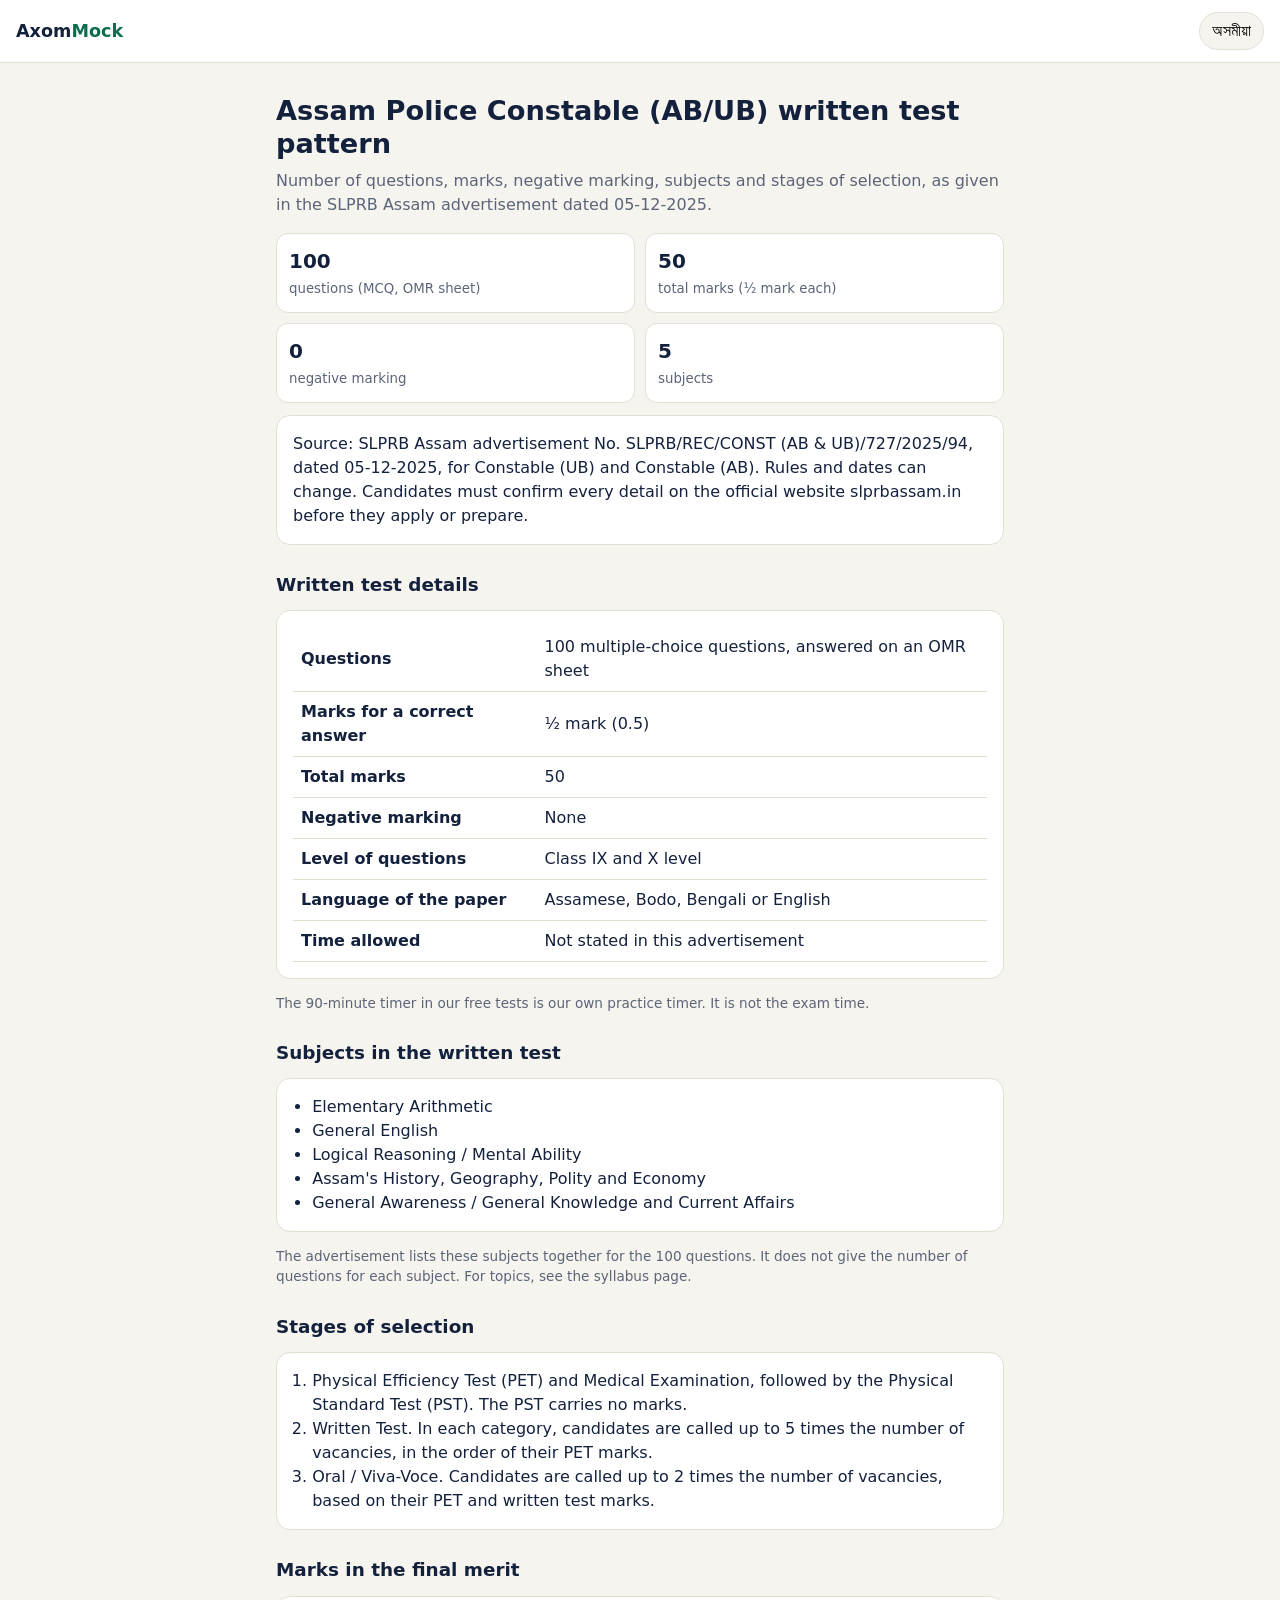
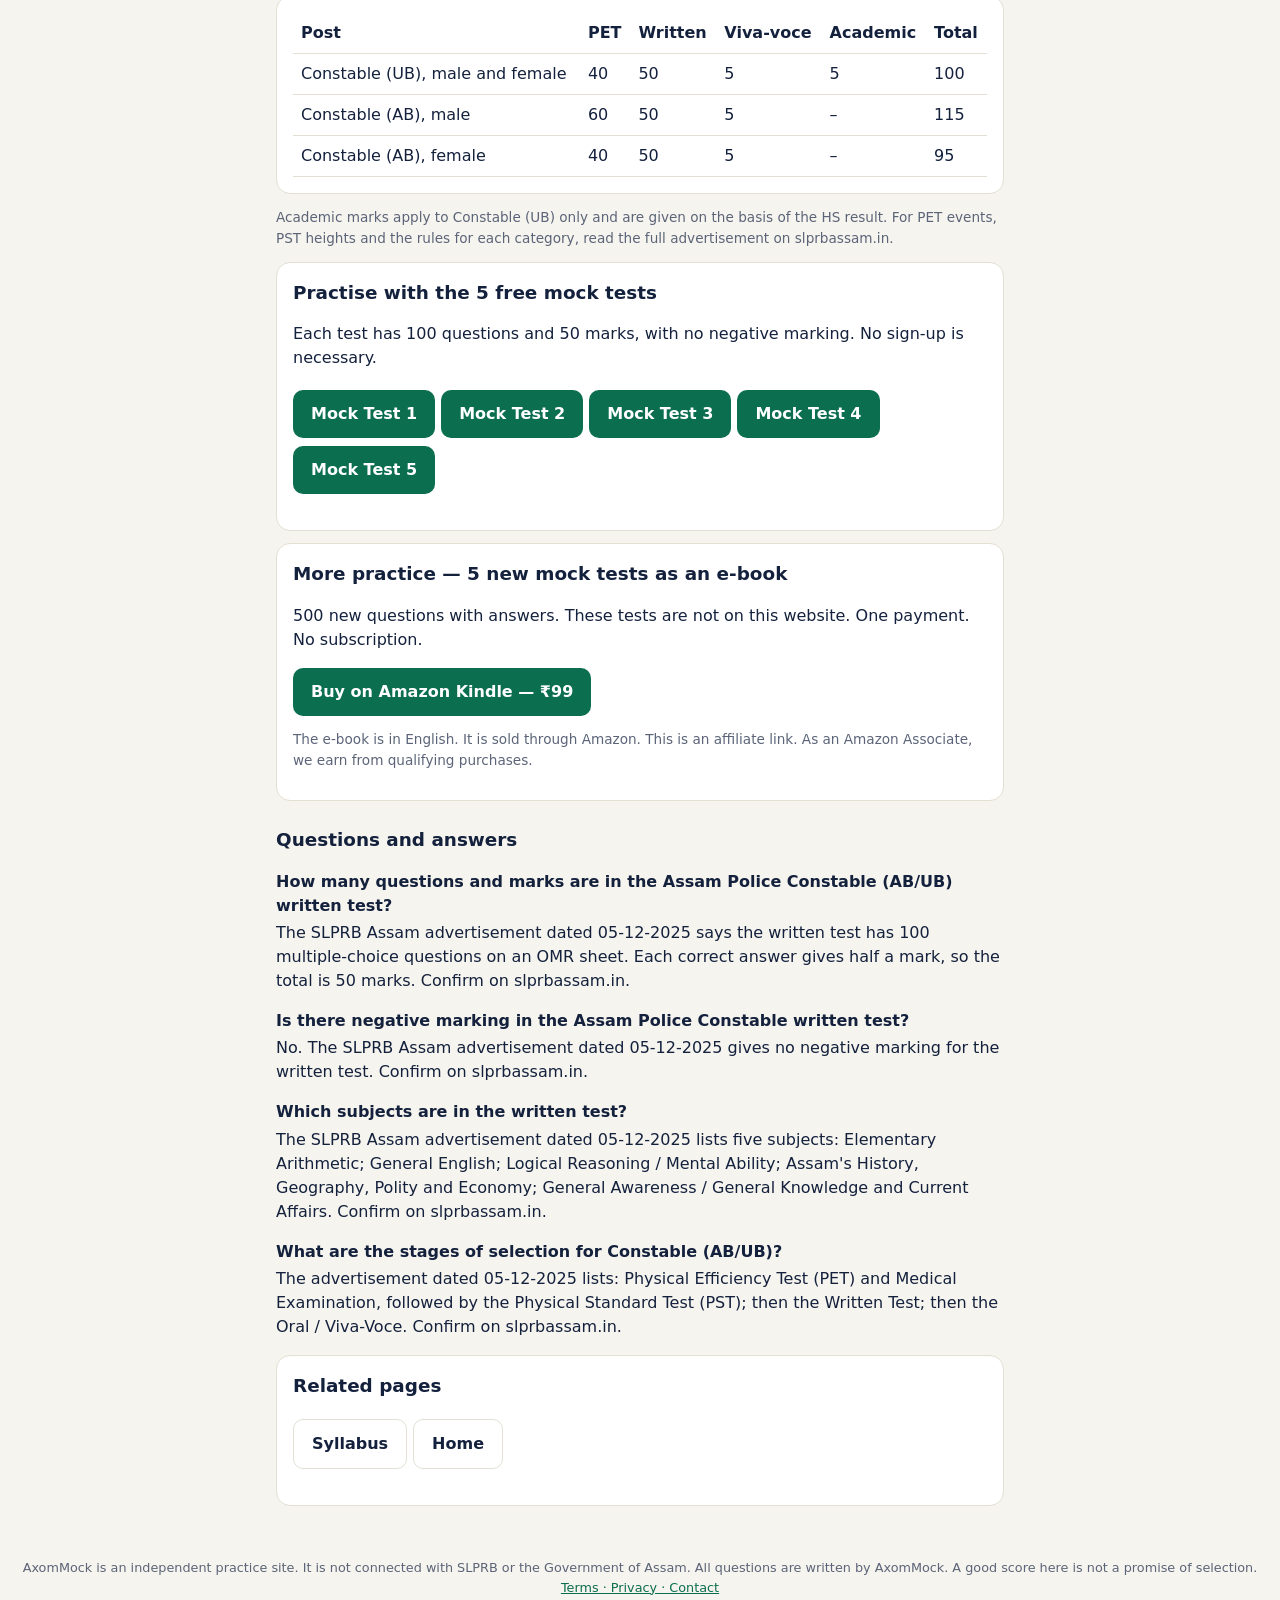
<file: exam-pattern.html>
<!DOCTYPE html>
<html lang="en">
<head>
<meta charset="utf-8">
<meta name="viewport" content="width=device-width,initial-scale=1">
<title>Assam Police Constable Exam Pattern: Marks, Stages – AxomMock</title>
<meta name="description" content="Assam Police Constable (AB/UB) written test pattern from the SLPRB advertisement of 05-12-2025: 100 MCQs, 50 marks, no negative marking, subjects and stages.">
<link rel="canonical" href="https://assam.chewd.study/exam-pattern.html">
<link rel="stylesheet" href="style.css">
<script type="application/ld+json">
{
  "@context": "https://schema.org",
  "@type": "FAQPage",
  "mainEntity": [
    {
      "@type": "Question",
      "name": "How many questions and marks are in the Assam Police Constable (AB/UB) written test?",
      "acceptedAnswer": {
        "@type": "Answer",
        "text": "The SLPRB Assam advertisement dated 05-12-2025 says the written test has 100 multiple-choice questions on an OMR sheet. Each correct answer gives half a mark, so the total is 50 marks. Confirm on slprbassam.in."
      }
    },
    {
      "@type": "Question",
      "name": "Is there negative marking in the Assam Police Constable written test?",
      "acceptedAnswer": {
        "@type": "Answer",
        "text": "No. The SLPRB Assam advertisement dated 05-12-2025 gives no negative marking for the written test. Confirm on slprbassam.in."
      }
    },
    {
      "@type": "Question",
      "name": "Which subjects are in the written test?",
      "acceptedAnswer": {
        "@type": "Answer",
        "text": "The SLPRB Assam advertisement dated 05-12-2025 lists five subjects: Elementary Arithmetic; General English; Logical Reasoning / Mental Ability; Assam's History, Geography, Polity and Economy; General Awareness / General Knowledge and Current Affairs. Confirm on slprbassam.in."
      }
    },
    {
      "@type": "Question",
      "name": "What are the stages of selection for Constable (AB/UB)?",
      "acceptedAnswer": {
        "@type": "Answer",
        "text": "The advertisement dated 05-12-2025 lists: Physical Efficiency Test (PET) and Medical Examination, followed by the Physical Standard Test (PST); then the Written Test; then the Oral / Viva-Voce. Confirm on slprbassam.in."
      }
    }
  ]
}
</script>
</head>
<body>
<header class="top">
  <a class="logo" href="index.html">Axom<span>Mock</span></a>
  <button class="lang" id="lang"></button>
</header>
<main class="wrap">
  <h1 data-en="Assam Police Constable (AB/UB) written test pattern" data-as="অসম আৰক্ষী কনষ্টেবল (AB/UB) লিখিত পৰীক্ষাৰ আৰ্হি (Exam Pattern)"></h1>
  <p class="sub" data-en="Number of questions, marks, negative marking, subjects and stages of selection, as given in the SLPRB Assam advertisement dated 05-12-2025." data-as="প্ৰশ্নৰ সংখ্যা, নম্বৰ, ঋণাত্মক নম্বৰ, বিষয় আৰু নিৰ্বাচনৰ পৰ্যায়, SLPRB অসমৰ 05-12-2025 তাৰিখৰ বিজ্ঞাপনত দিয়া অনুসৰি।"></p>

  <div class="facts">
    <div><b>100</b><small data-en="questions (MCQ, OMR sheet)" data-as="টা প্ৰশ্ন (MCQ, OMR sheet)"></small></div>
    <div><b>50</b><small data-en="total marks (½ mark each)" data-as="মুঠ নম্বৰ (প্ৰতিটোত ½)"></small></div>
    <div><b>0</b><small data-en="negative marking" data-as="ঋণাত্মক নম্বৰ নাই"></small></div>
    <div><b>5</b><small data-en="subjects" data-as="টা বিষয়"></small></div>
  </div>

  <div class="card">
    <p style="margin:0" data-en="Source: SLPRB Assam advertisement No. SLPRB/REC/CONST (AB &amp; UB)/727/2025/94, dated 05-12-2025, for Constable (UB) and Constable (AB). Rules and dates can change. Candidates must confirm every detail on the official website slprbassam.in before they apply or prepare." data-as="উৎস: কনষ্টেবল (UB) আৰু কনষ্টেবল (AB) পদৰ বাবে SLPRB অসমৰ বিজ্ঞাপন নং SLPRB/REC/CONST (AB &amp; UB)/727/2025/94, তাৰিখ 05-12-2025। নিয়ম আৰু তাৰিখ সলনি হ'ব পাৰে। আবেদন বা প্ৰস্তুতিৰ আগতে প্ৰাৰ্থীসকলে প্ৰতিটো তথ্য চৰকাৰী ৱেবছাইট slprbassam.in ত নিশ্চিত কৰিব লাগে।"></p>
  </div>

  <h2 data-en="Written test details" data-as="লিখিত পৰীক্ষাৰ বিৱৰণ (Written Test)"></h2>
  <div class="card" style="overflow-x:auto"><table>
    <tr><th data-en="Questions" data-as="প্ৰশ্ন"></th><td data-en="100 multiple-choice questions, answered on an OMR sheet" data-as="100 টা বহুবিকল্পীয় প্ৰশ্ন (multiple-choice), OMR sheet ত উত্তৰ দিব লাগে"></td></tr>
    <tr><th data-en="Marks for a correct answer" data-as="শুদ্ধ উত্তৰৰ নম্বৰ"></th><td data-en="½ mark (0.5)" data-as="½ নম্বৰ (0.5)"></td></tr>
    <tr><th data-en="Total marks" data-as="মুঠ নম্বৰ"></th><td data-en="50" data-as="50"></td></tr>
    <tr><th data-en="Negative marking" data-as="ঋণাত্মক নম্বৰ (Negative marking)"></th><td data-en="None" data-as="নাই"></td></tr>
    <tr><th data-en="Level of questions" data-as="প্ৰশ্নৰ মান"></th><td data-en="Class IX and X level" data-as="নৱম আৰু দশম শ্ৰেণীৰ মান"></td></tr>
    <tr><th data-en="Language of the paper" data-as="প্ৰশ্নকাকতৰ ভাষা"></th><td data-en="Assamese, Bodo, Bengali or English" data-as="অসমীয়া, বড়ো, বাংলা বা ইংৰাজী"></td></tr>
    <tr><th data-en="Time allowed" data-as="সময়"></th><td data-en="Not stated in this advertisement" data-as="এই বিজ্ঞাপনত উল্লেখ নাই"></td></tr>
  </table></div>
  <p class="note" data-en="The 90-minute timer in our free tests is our own practice timer. It is not the exam time." data-as="আমাৰ বিনামূলীয়া টেষ্টৰ 90 মিনিটৰ টাইমাৰ আমি নিজে অনুশীলনৰ বাবে ৰখা। এইটো পৰীক্ষাৰ সময় নহয়।"></p>

  <h2 data-en="Subjects in the written test" data-as="লিখিত পৰীক্ষাৰ বিষয়"></h2>
  <div class="card"><ul style="margin:0;padding-left:1.2em">
    <li data-en="Elementary Arithmetic" data-as="প্ৰাথমিক পাটীগণিত (Elementary Arithmetic)"></li>
    <li data-en="General English" data-as="সাধাৰণ ইংৰাজী (General English)"></li>
    <li data-en="Logical Reasoning / Mental Ability" data-as="যুক্তি / মানসিক সামৰ্থ্য (Logical Reasoning / Mental Ability)"></li>
    <li data-en="Assam's History, Geography, Polity and Economy" data-as="অসমৰ বুৰঞ্জী, ভূগোল, ৰাজনীতি আৰু অৰ্থনীতি (Assam's History, Geography, Polity and Economy)"></li>
    <li data-en="General Awareness / General Knowledge and Current Affairs" data-as="সাধাৰণ সজাগতা / সাধাৰণ জ্ঞান আৰু সাম্প্ৰতিক ঘটনা (General Awareness / General Knowledge and Current Affairs)"></li>
  </ul></div>
  <p class="note" data-en="The advertisement lists these subjects together for the 100 questions. It does not give the number of questions for each subject. For topics, see the syllabus page." data-as="বিজ্ঞাপনত এই বিষয়বোৰ 100 টা প্ৰশ্নৰ বাবে একেলগে দিয়া আছে। প্ৰতিটো বিষয়ৰ প্ৰশ্নৰ সংখ্যা দিয়া নাই। বিষয়বোৰৰ বিস্তাৰিত জানিবলৈ পাঠ্যক্ৰমৰ পৃষ্ঠা চাওক।"></p>

  <h2 data-en="Stages of selection" data-as="নিৰ্বাচনৰ পৰ্যায় (Stages of Selection)"></h2>
  <div class="card"><ol style="margin:0;padding-left:1.2em">
    <li data-en="Physical Efficiency Test (PET) and Medical Examination, followed by the Physical Standard Test (PST). The PST carries no marks." data-as="শাৰীৰিক সামৰ্থ্য পৰীক্ষা (Physical Efficiency Test, PET) আৰু চিকিৎসা পৰীক্ষা (Medical Examination); তাৰ পিছত শাৰীৰিক মান পৰীক্ষা (Physical Standard Test, PST)। PST ত কোনো নম্বৰ নাই।"></li>
    <li data-en="Written Test. In each category, candidates are called up to 5 times the number of vacancies, in the order of their PET marks." data-as="লিখিত পৰীক্ষা (Written Test)। প্ৰতিটো শ্ৰেণীত (category) পদৰ সংখ্যাৰ 5 গুণলৈ প্ৰাৰ্থীক PET ৰ নম্বৰৰ ক্ৰমত মাতা হয়।"></li>
    <li data-en="Oral / Viva-Voce. Candidates are called up to 2 times the number of vacancies, based on their PET and written test marks." data-as="মৌখিক পৰীক্ষা (Oral / Viva-Voce)। পদৰ সংখ্যাৰ 2 গুণলৈ প্ৰাৰ্থীক PET আৰু লিখিত পৰীক্ষাৰ নম্বৰৰ ভিত্তিত মাতা হয়।"></li>
  </ol></div>

  <h2 data-en="Marks in the final merit" data-as="চূড়ান্ত মেৰিটৰ নম্বৰ (Final Merit)"></h2>
  <div class="card" style="overflow-x:auto"><table>
    <tr><th data-en="Post" data-as="পদ"></th><th data-en="PET" data-as="PET"></th><th data-en="Written" data-as="লিখিত"></th><th data-en="Viva-voce" data-as="মৌখিক"></th><th data-en="Academic" data-as="একাডেমিক"></th><th data-en="Total" data-as="মুঠ"></th></tr>
    <tr><td data-en="Constable (UB), male and female" data-as="কনষ্টেবল (UB), পুৰুষ আৰু মহিলা"></td><td>40</td><td>50</td><td>5</td><td>5</td><td>100</td></tr>
    <tr><td data-en="Constable (AB), male" data-as="কনষ্টেবল (AB), পুৰুষ"></td><td>60</td><td>50</td><td>5</td><td>–</td><td>115</td></tr>
    <tr><td data-en="Constable (AB), female" data-as="কনষ্টেবল (AB), মহিলা"></td><td>40</td><td>50</td><td>5</td><td>–</td><td>95</td></tr>
  </table></div>
  <p class="note" data-en="Academic marks apply to Constable (UB) only and are given on the basis of the HS result. For PET events, PST heights and the rules for each category, read the full advertisement on slprbassam.in." data-as="একাডেমিক নম্বৰ কেৱল কনষ্টেবল (UB) ৰ বাবে আৰু HS ৰ ফলাফলৰ ভিত্তিত দিয়া হয়। PET ৰ ইভেন্ট, PST ৰ উচ্চতা আৰু প্ৰতিটো শ্ৰেণীৰ নিয়ম জানিবলৈ slprbassam.in ত সম্পূৰ্ণ বিজ্ঞাপন পঢ়ক।"></p>

  <div class="card">
    <h2 style="margin-top:0" data-en="Practise with the 5 free mock tests" data-as="বিনামূলীয়া 5 টা মক টেষ্টৰ সৈতে অনুশীলন কৰক"></h2>
    <p data-en="Each test has 100 questions and 50 marks, with no negative marking. No sign-up is necessary." data-as="প্ৰতিটো টেষ্টত 100 টা প্ৰশ্ন আৰু 50 নম্বৰ, ঋণাত্মক নম্বৰ নাই। পঞ্জীয়নৰ প্ৰয়োজন নাই।"></p>
    <p><a class="btn" style="margin:4px 6px 4px 0" href="test.html?m=1"><span data-en="Mock Test 1" data-as="মক টেষ্ট 1"></span></a><a class="btn" style="margin:4px 6px 4px 0" href="test.html?m=2"><span data-en="Mock Test 2" data-as="মক টেষ্ট 2"></span></a><a class="btn" style="margin:4px 6px 4px 0" href="test.html?m=3"><span data-en="Mock Test 3" data-as="মক টেষ্ট 3"></span></a><a class="btn" style="margin:4px 6px 4px 0" href="test.html?m=4"><span data-en="Mock Test 4" data-as="মক টেষ্ট 4"></span></a><a class="btn" style="margin:4px 6px 4px 0" href="test.html?m=5"><span data-en="Mock Test 5" data-as="মক টেষ্ট 5"></span></a></p>
  </div>

  <div class="card">
    <h2 style="margin-top:0" data-en="More practice — 5 new mock tests as an e-book" data-as="অধিক অনুশীলন — ই-বুক হিচাপে 5 টা নতুন মক টেষ্ট"></h2>
    <p data-en="500 new questions with answers. These tests are not on this website. One payment. No subscription." data-as="উত্তৰসহ 500 টা নতুন প্ৰশ্ন। এই টেষ্টসমূহ এই ৱেবছাইটত নাই। এবাৰ পৰিশোধ। কোনো ছাবস্ক্ৰিপচন নাই।"></p>
    <a class="btn" href="https://www.amazon.in/dp/B0HRRXD11S?tag=gabbar-21" target="_blank" rel="noopener sponsored" data-en="Buy on Amazon Kindle — ₹99" data-as="Amazon Kindle ত কিনক — ₹99"></a>
    <p class="note" data-en="The e-book is in English. It is sold through Amazon. This is an affiliate link. As an Amazon Associate, we earn from qualifying purchases." data-as="ই-বুকখন ইংৰাজী ভাষাত আছে। Amazon ৰ জৰিয়তে বিক্ৰী হয়। এইটো এটা এফিলিয়েট লিংক। Amazon Associate হিচাপে আমি যোগ্য ক্ৰয়ৰ পৰা উপাৰ্জন কৰোঁ।"></p>
  </div>

<h2 data-en="Questions and answers" data-as="প্ৰশ্ন আৰু উত্তৰ"></h2>
  <h3 style="font-size:1rem;margin:1em 0 .2em" data-en="How many questions and marks are in the Assam Police Constable (AB/UB) written test?" data-as="অসম আৰক্ষী কনষ্টেবল (AB/UB) লিখিত পৰীক্ষাত কিমান প্ৰশ্ন আৰু নম্বৰ থাকে?"></h3>
  <p style="margin-top:0" data-en="The SLPRB Assam advertisement dated 05-12-2025 says the written test has 100 multiple-choice questions on an OMR sheet. Each correct answer gives half a mark, so the total is 50 marks. Confirm on slprbassam.in." data-as="SLPRB অসমৰ 05-12-2025 তাৰিখৰ বিজ্ঞাপন অনুসৰি লিখিত পৰীক্ষাত OMR sheet ত উত্তৰ দিবলগীয়া 100 টা বহুবিকল্পীয় প্ৰশ্ন (multiple-choice questions) থাকে। প্ৰতিটো শুদ্ধ উত্তৰৰ বাবে আধা নম্বৰ, গতিকে মুঠ 50 নম্বৰ। slprbassam.in ত নিশ্চিত কৰক।"></p>
  <h3 style="font-size:1rem;margin:1em 0 .2em" data-en="Is there negative marking in the Assam Police Constable written test?" data-as="অসম আৰক্ষী কনষ্টেবল লিখিত পৰীক্ষাত ঋণাত্মক নম্বৰ (negative marking) আছেনে?"></h3>
  <p style="margin-top:0" data-en="No. The SLPRB Assam advertisement dated 05-12-2025 gives no negative marking for the written test. Confirm on slprbassam.in." data-as="নাই। SLPRB অসমৰ 05-12-2025 তাৰিখৰ বিজ্ঞাপনত লিখিত পৰীক্ষাৰ বাবে ঋণাত্মক নম্বৰ (negative marking) নাই। slprbassam.in ত নিশ্চিত কৰক।"></p>
  <h3 style="font-size:1rem;margin:1em 0 .2em" data-en="Which subjects are in the written test?" data-as="লিখিত পৰীক্ষাত কোন কোন বিষয় থাকে?"></h3>
  <p style="margin-top:0" data-en="The SLPRB Assam advertisement dated 05-12-2025 lists five subjects: Elementary Arithmetic; General English; Logical Reasoning / Mental Ability; Assam's History, Geography, Polity and Economy; General Awareness / General Knowledge and Current Affairs. Confirm on slprbassam.in." data-as="SLPRB অসমৰ 05-12-2025 তাৰিখৰ বিজ্ঞাপনত পাঁচটা বিষয় আছে: প্ৰাথমিক পাটীগণিত (Elementary Arithmetic); সাধাৰণ ইংৰাজী (General English); যুক্তি / মানসিক সামৰ্থ্য (Logical Reasoning / Mental Ability); অসমৰ বুৰঞ্জী, ভূগোল, ৰাজনীতি আৰু অৰ্থনীতি (Assam's History, Geography, Polity and Economy); সাধাৰণ সজাগতা / সাধাৰণ জ্ঞান আৰু সাম্প্ৰতিক ঘটনা (General Awareness / General Knowledge and Current Affairs)। slprbassam.in ত নিশ্চিত কৰক।"></p>
  <h3 style="font-size:1rem;margin:1em 0 .2em" data-en="What are the stages of selection for Constable (AB/UB)?" data-as="কনষ্টেবল (AB/UB) ৰ নিৰ্বাচনৰ পৰ্যায়বোৰ কি কি?"></h3>
  <p style="margin-top:0" data-en="The advertisement dated 05-12-2025 lists: Physical Efficiency Test (PET) and Medical Examination, followed by the Physical Standard Test (PST); then the Written Test; then the Oral / Viva-Voce. Confirm on slprbassam.in." data-as="05-12-2025 তাৰিখৰ বিজ্ঞাপনত আছে: শাৰীৰিক সামৰ্থ্য পৰীক্ষা (Physical Efficiency Test, PET) আৰু চিকিৎসা পৰীক্ষা (Medical Examination), তাৰ পিছত শাৰীৰিক মান পৰীক্ষা (Physical Standard Test, PST); তাৰ পিছত লিখিত পৰীক্ষা (Written Test); তাৰ পিছত মৌখিক পৰীক্ষা (Oral / Viva-Voce)। slprbassam.in ত নিশ্চিত কৰক।"></p>

  <div class="card">
    <h2 style="margin-top:0" data-en="Related pages" data-as="সম্পৰ্কিত পৃষ্ঠা"></h2>
    <p><a class="btn ghost" style="margin:4px 6px 4px 0" href="syllabus.html"><span data-en="Syllabus" data-as="পাঠ্যক্ৰম (Syllabus)"></span></a><a class="btn ghost" style="margin:4px 6px 4px 0" href="index.html"><span data-en="Home" data-as="মুখ্য পৃষ্ঠা"></span></a></p>
  </div>
</main>
<footer><span data-en="AxomMock is an independent practice site. It is not connected with SLPRB or the Government of Assam. All questions are written by AxomMock. A good score here is not a promise of selection." data-as="AxomMock এটা স্বতন্ত্ৰ অনুশীলন ছাইট। SLPRB বা অসম চৰকাৰৰ সৈতে ইয়াৰ কোনো সম্পৰ্ক নাই। সকলো প্ৰশ্ন AxomMock য়ে নিজাকৈ প্ৰস্তুত কৰা। ইয়াত ভাল নম্বৰ পোৱাটো নিৰ্বাচনৰ নিশ্চয়তা নহয়।"></span><br><a href="legal.html">Terms · Privacy · Contact</a></footer>
<script src="lang.js"></script>
<!-- Cloudflare Web Analytics --><script type='module' src='https://static.cloudflareinsights.com/beacon.min.js' data-cf-beacon='{"token": "37643b3091d94e91ad17ff8a0eee2a0e"}'></script><!-- End Cloudflare Web Analytics -->
</body>
</html>
</file>
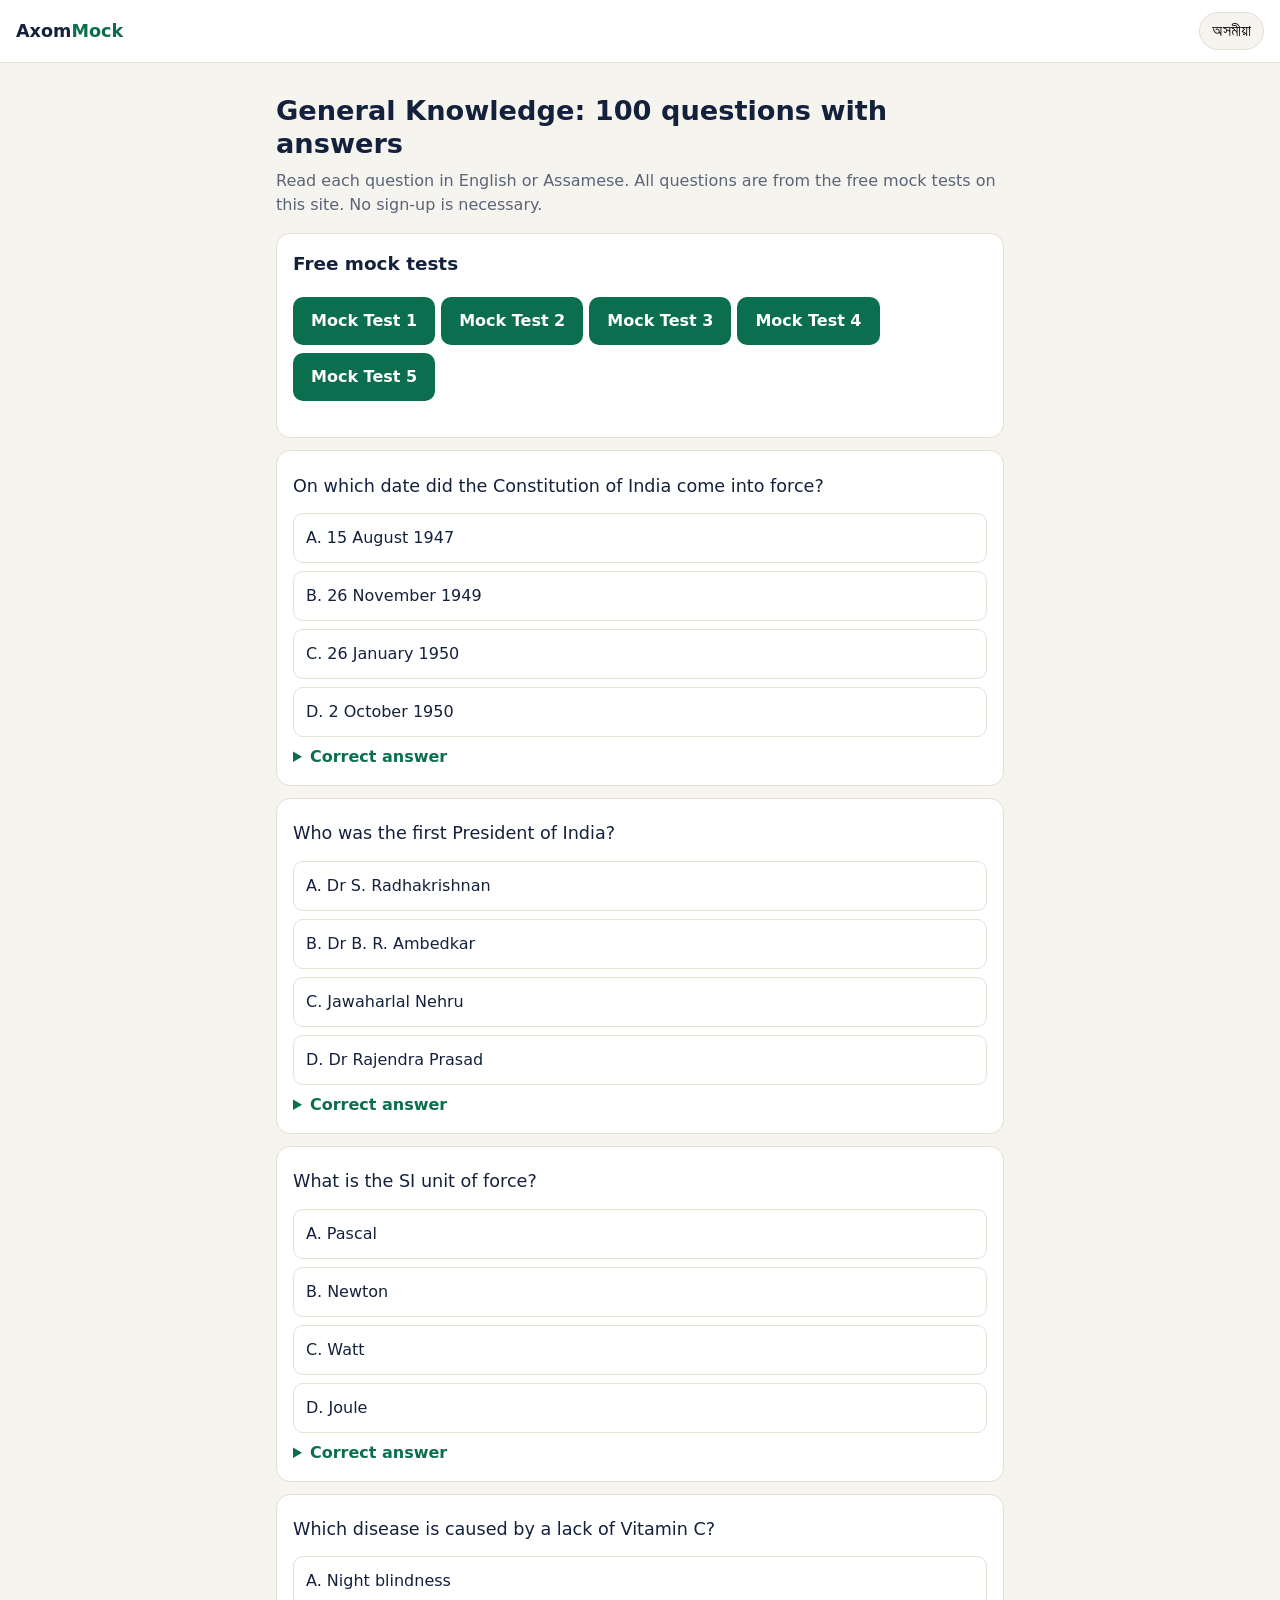
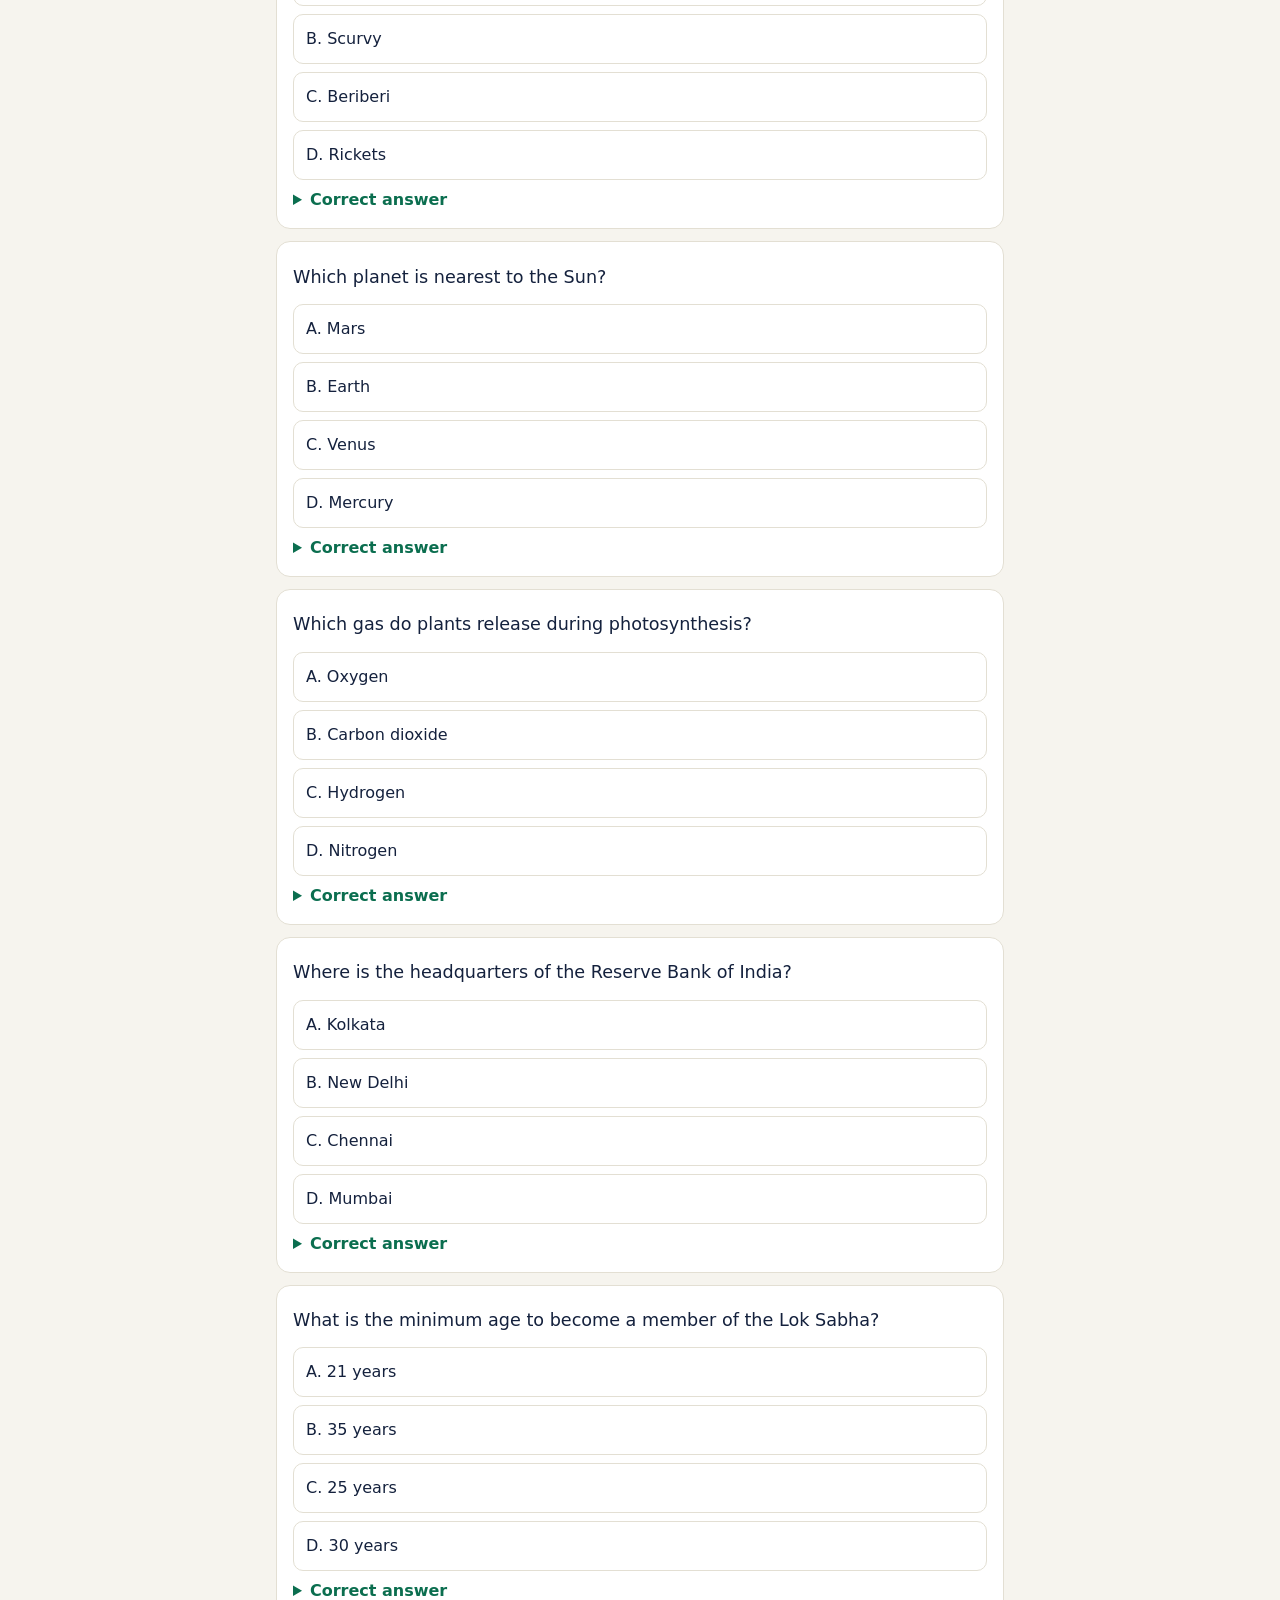
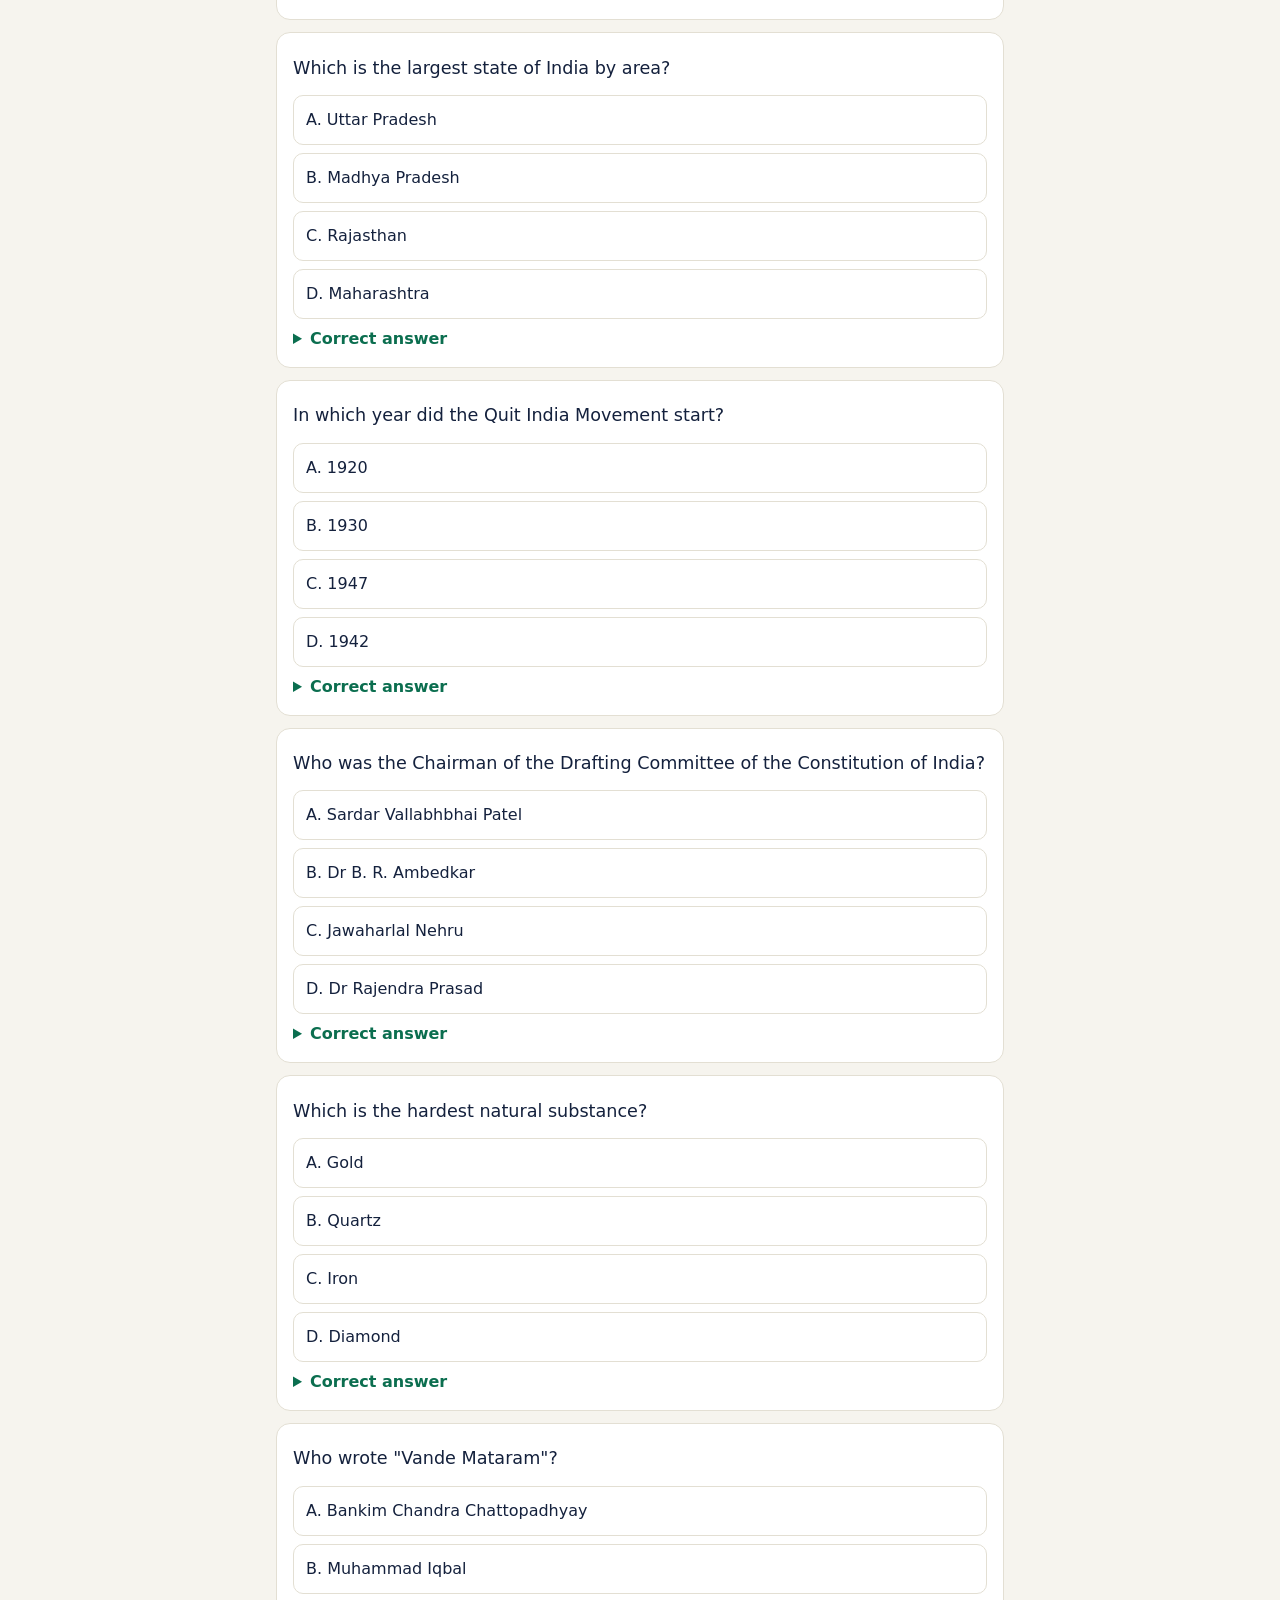
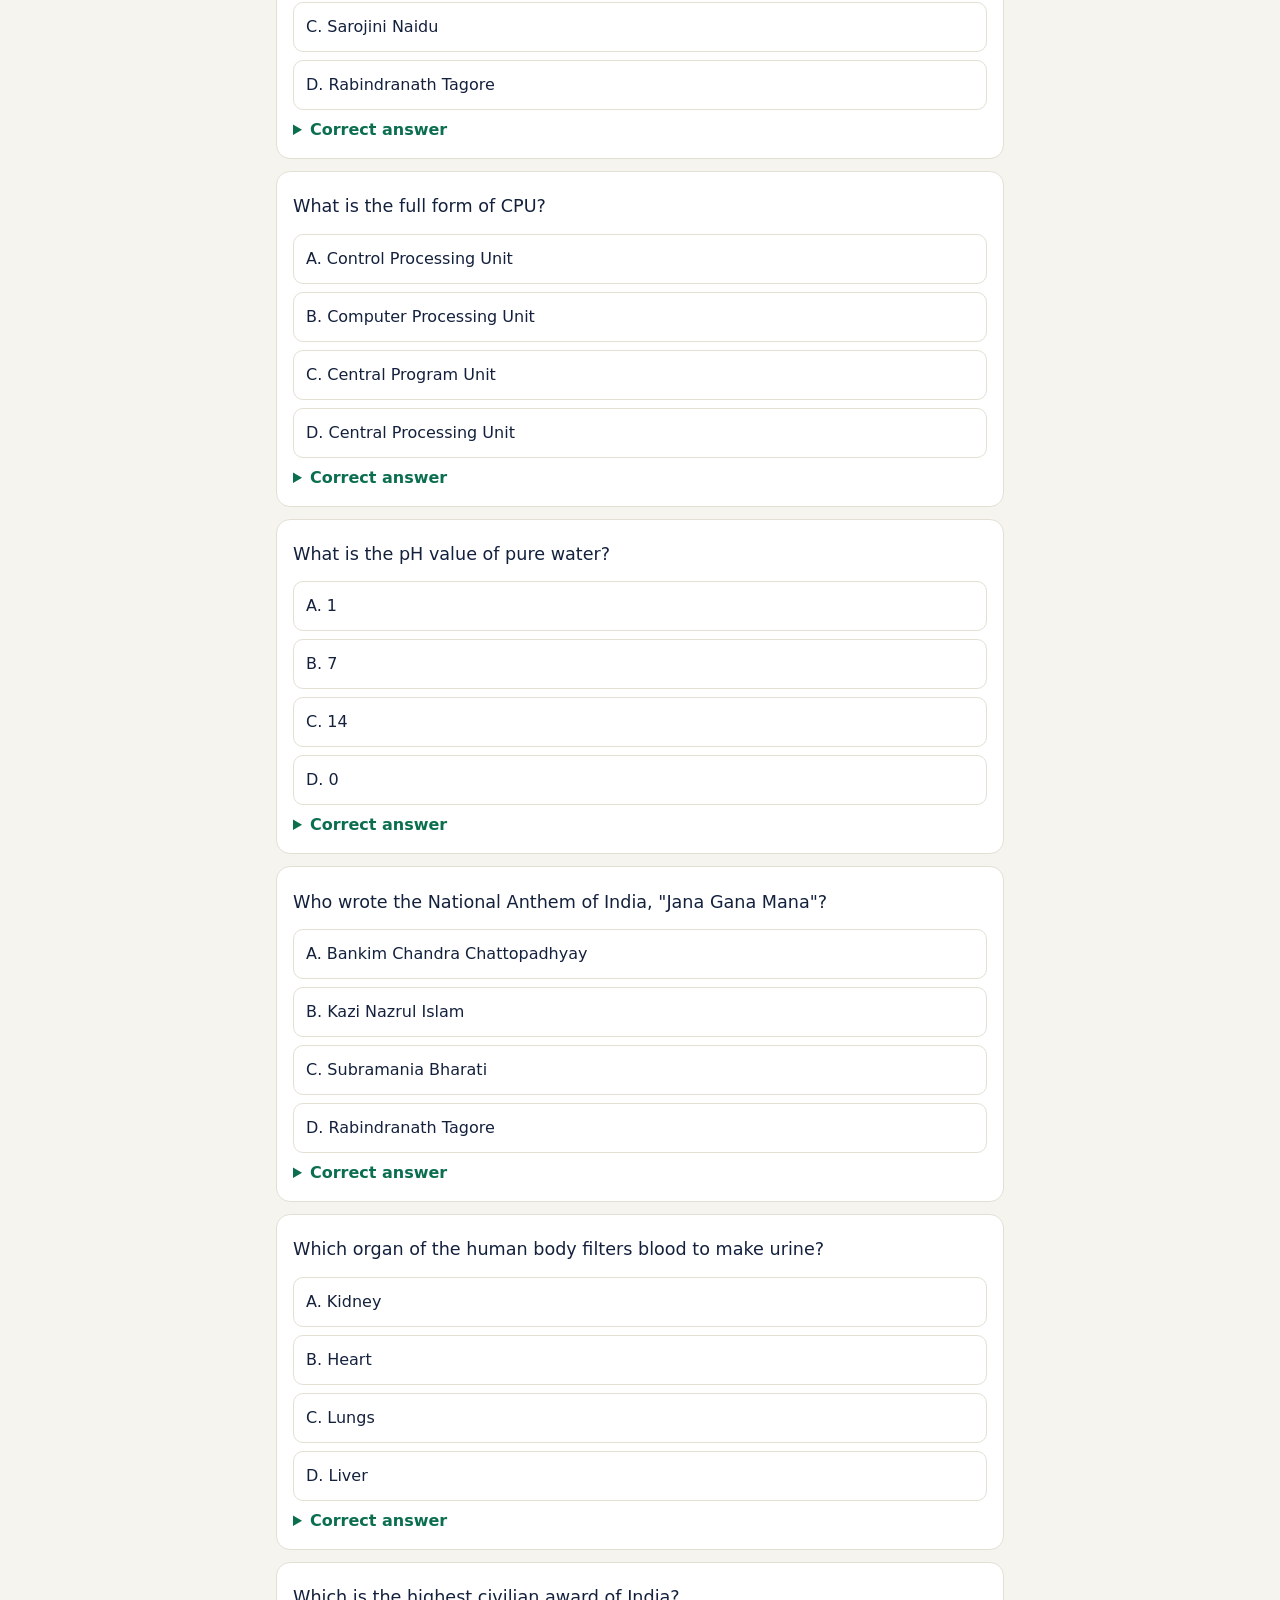
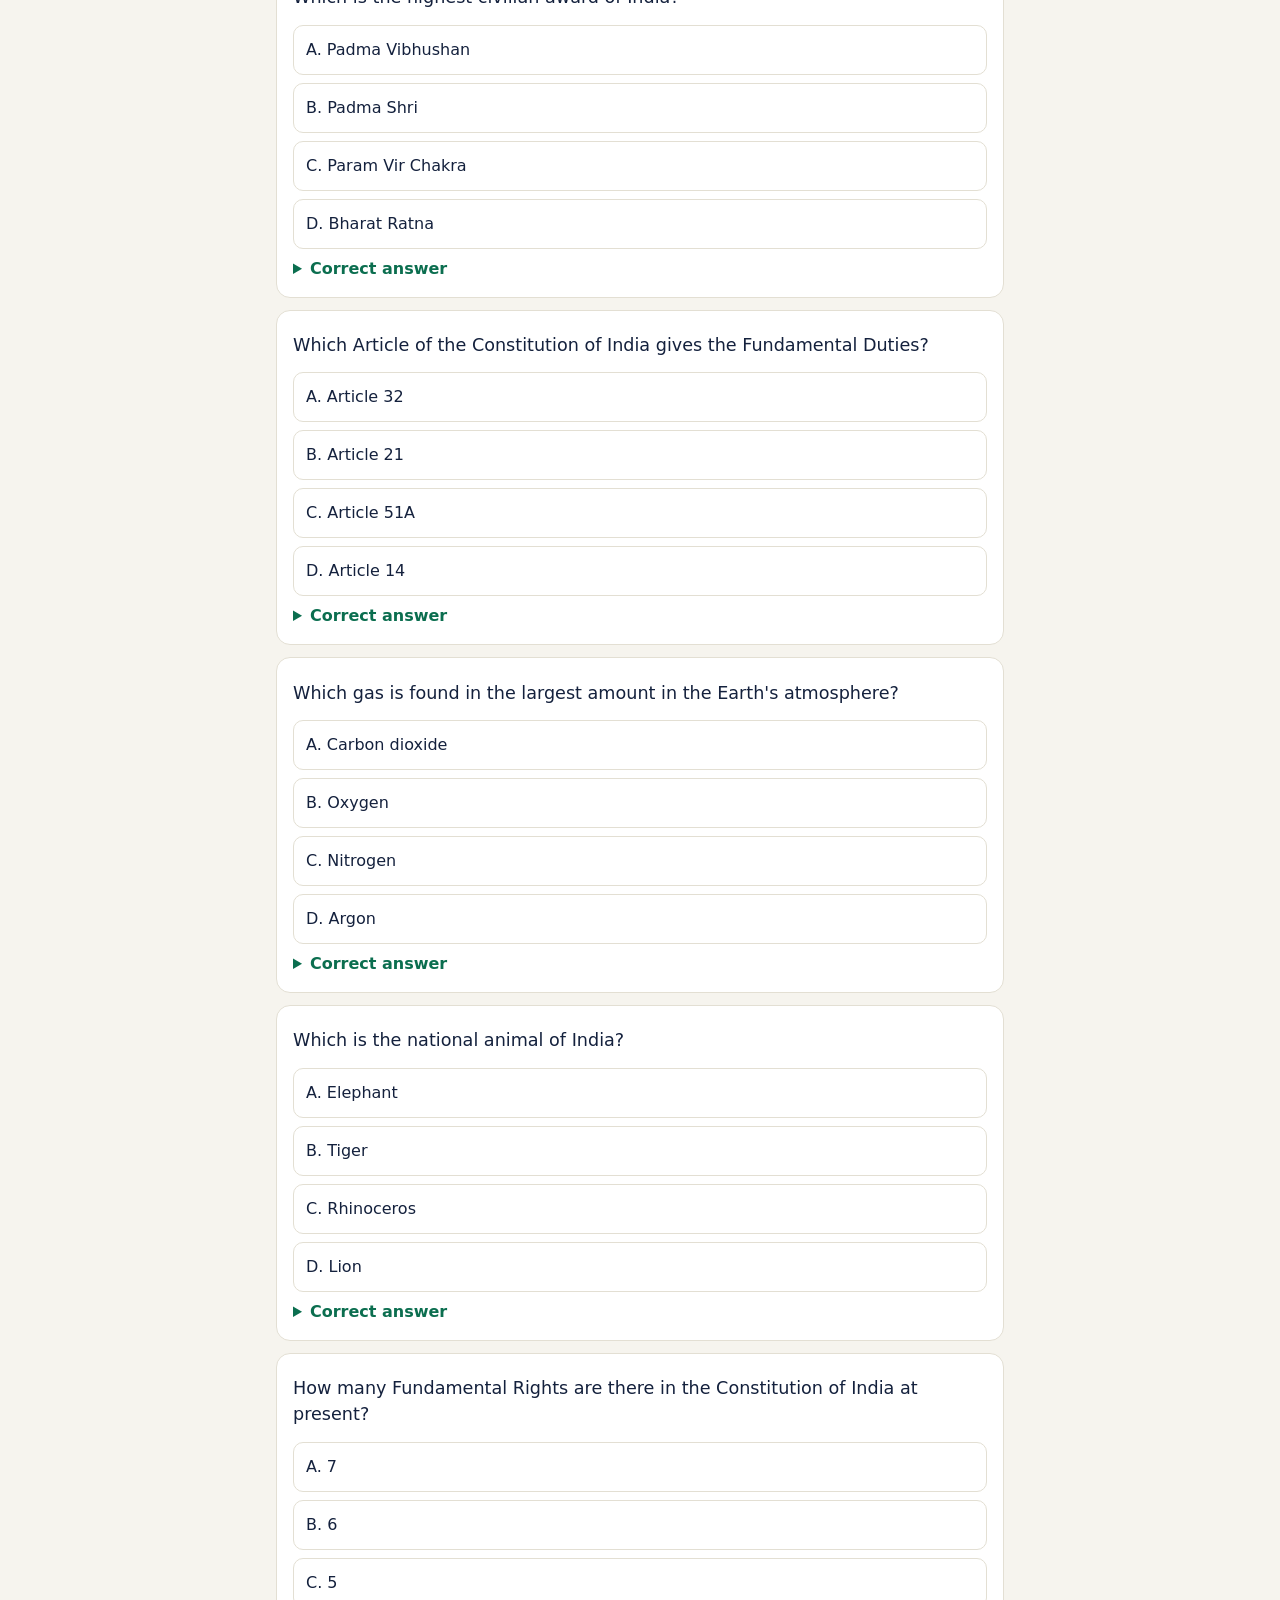
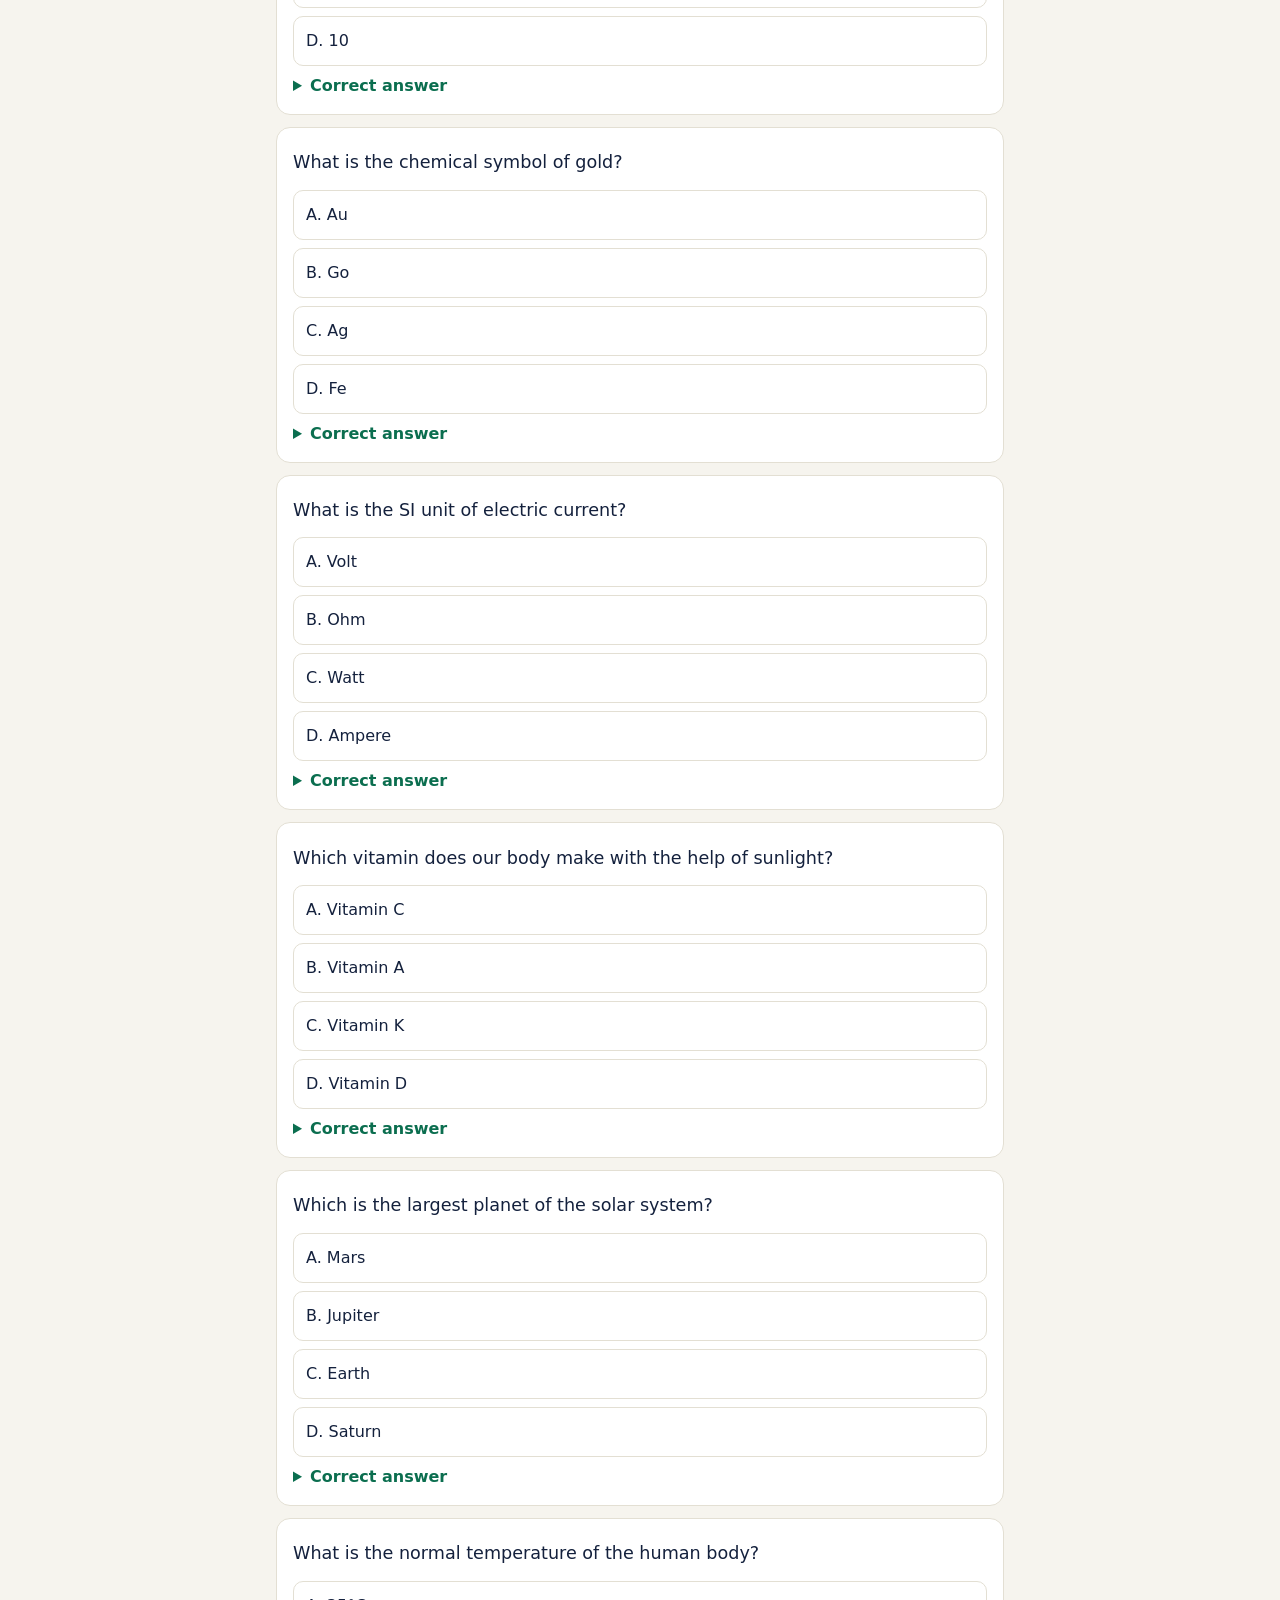
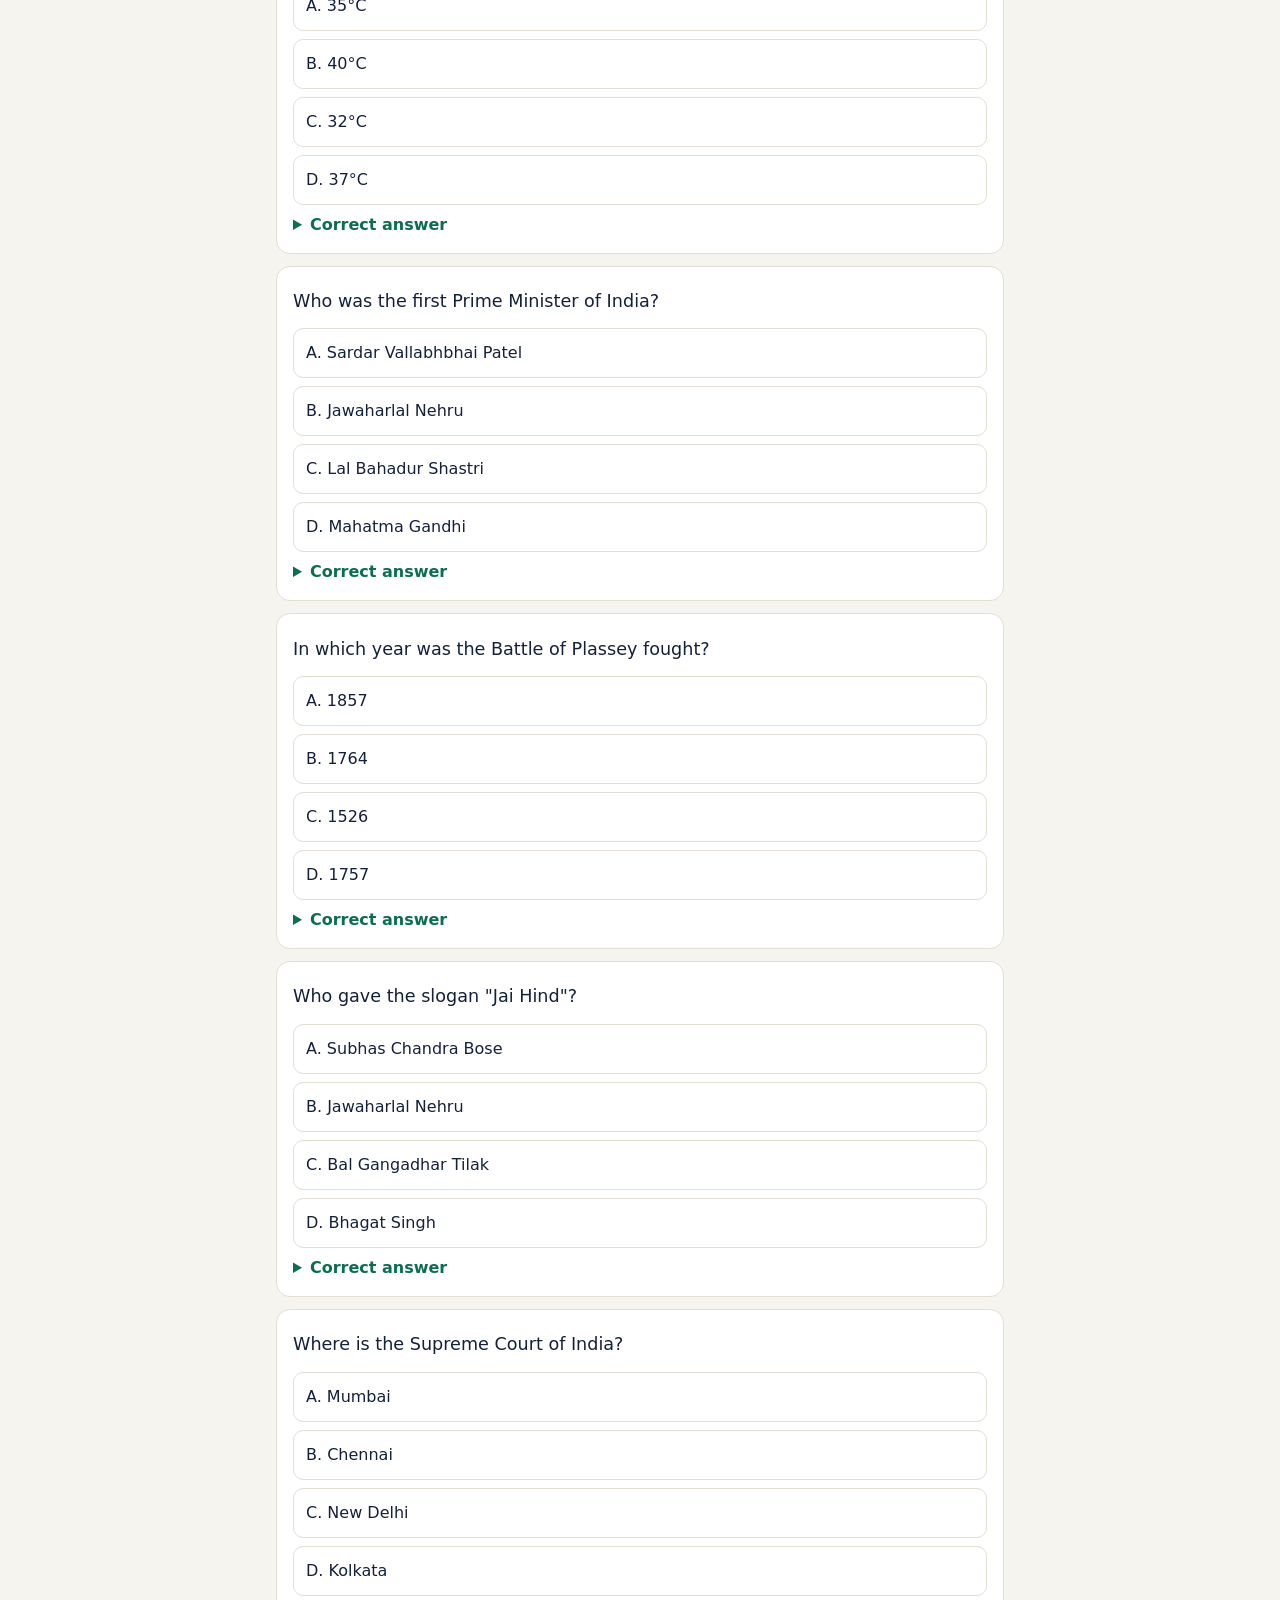
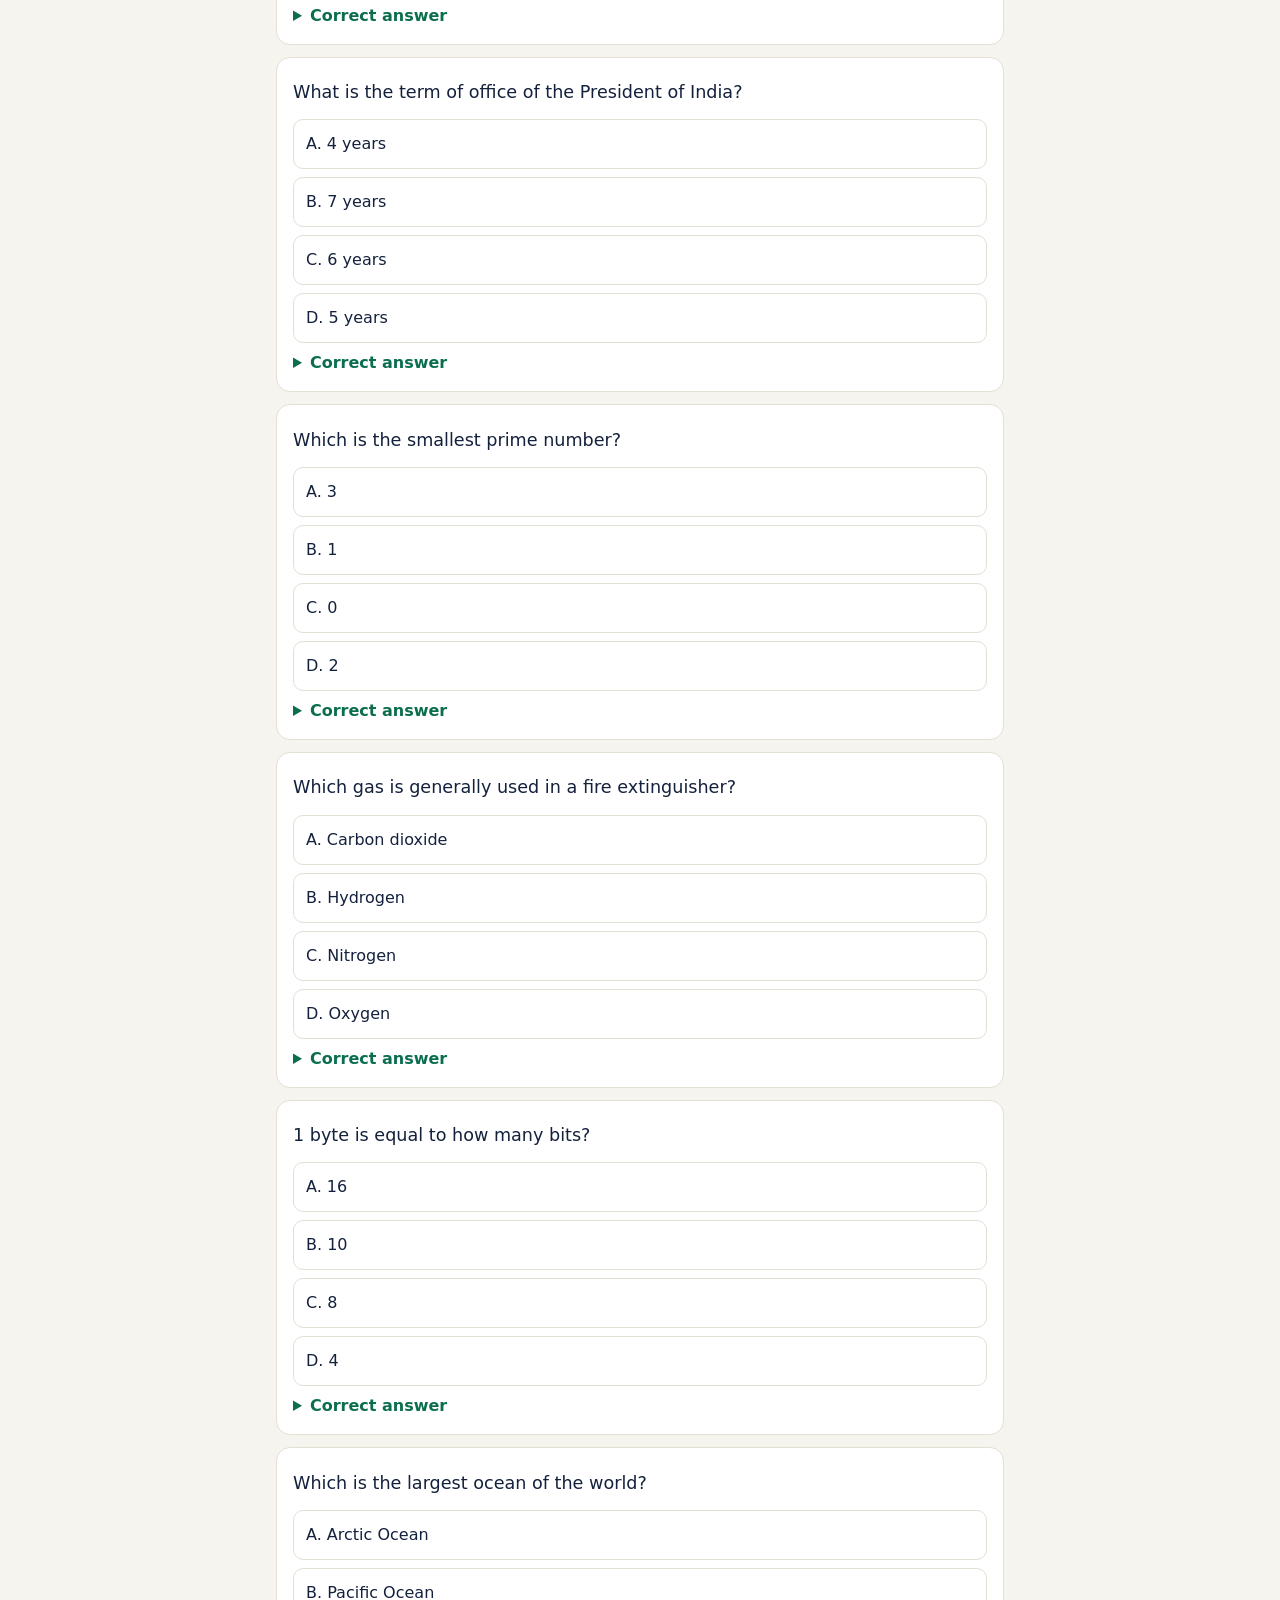
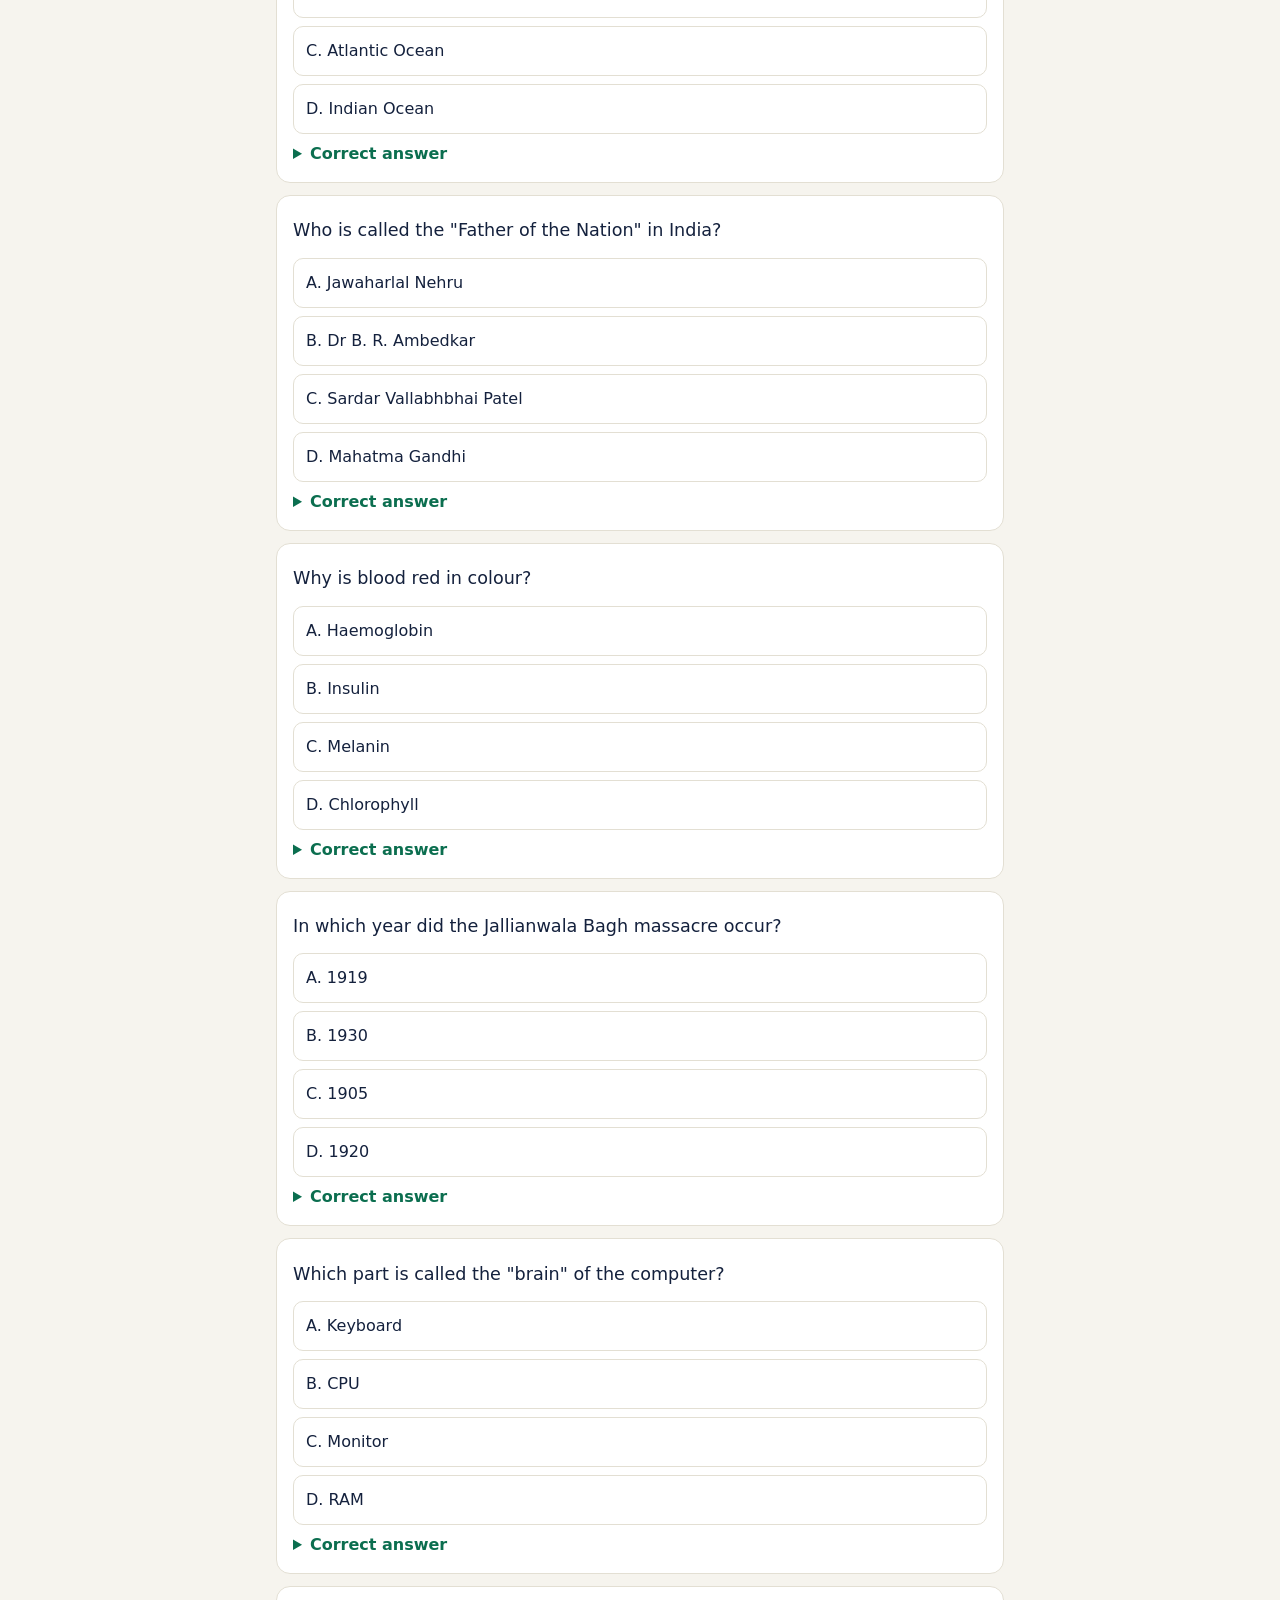
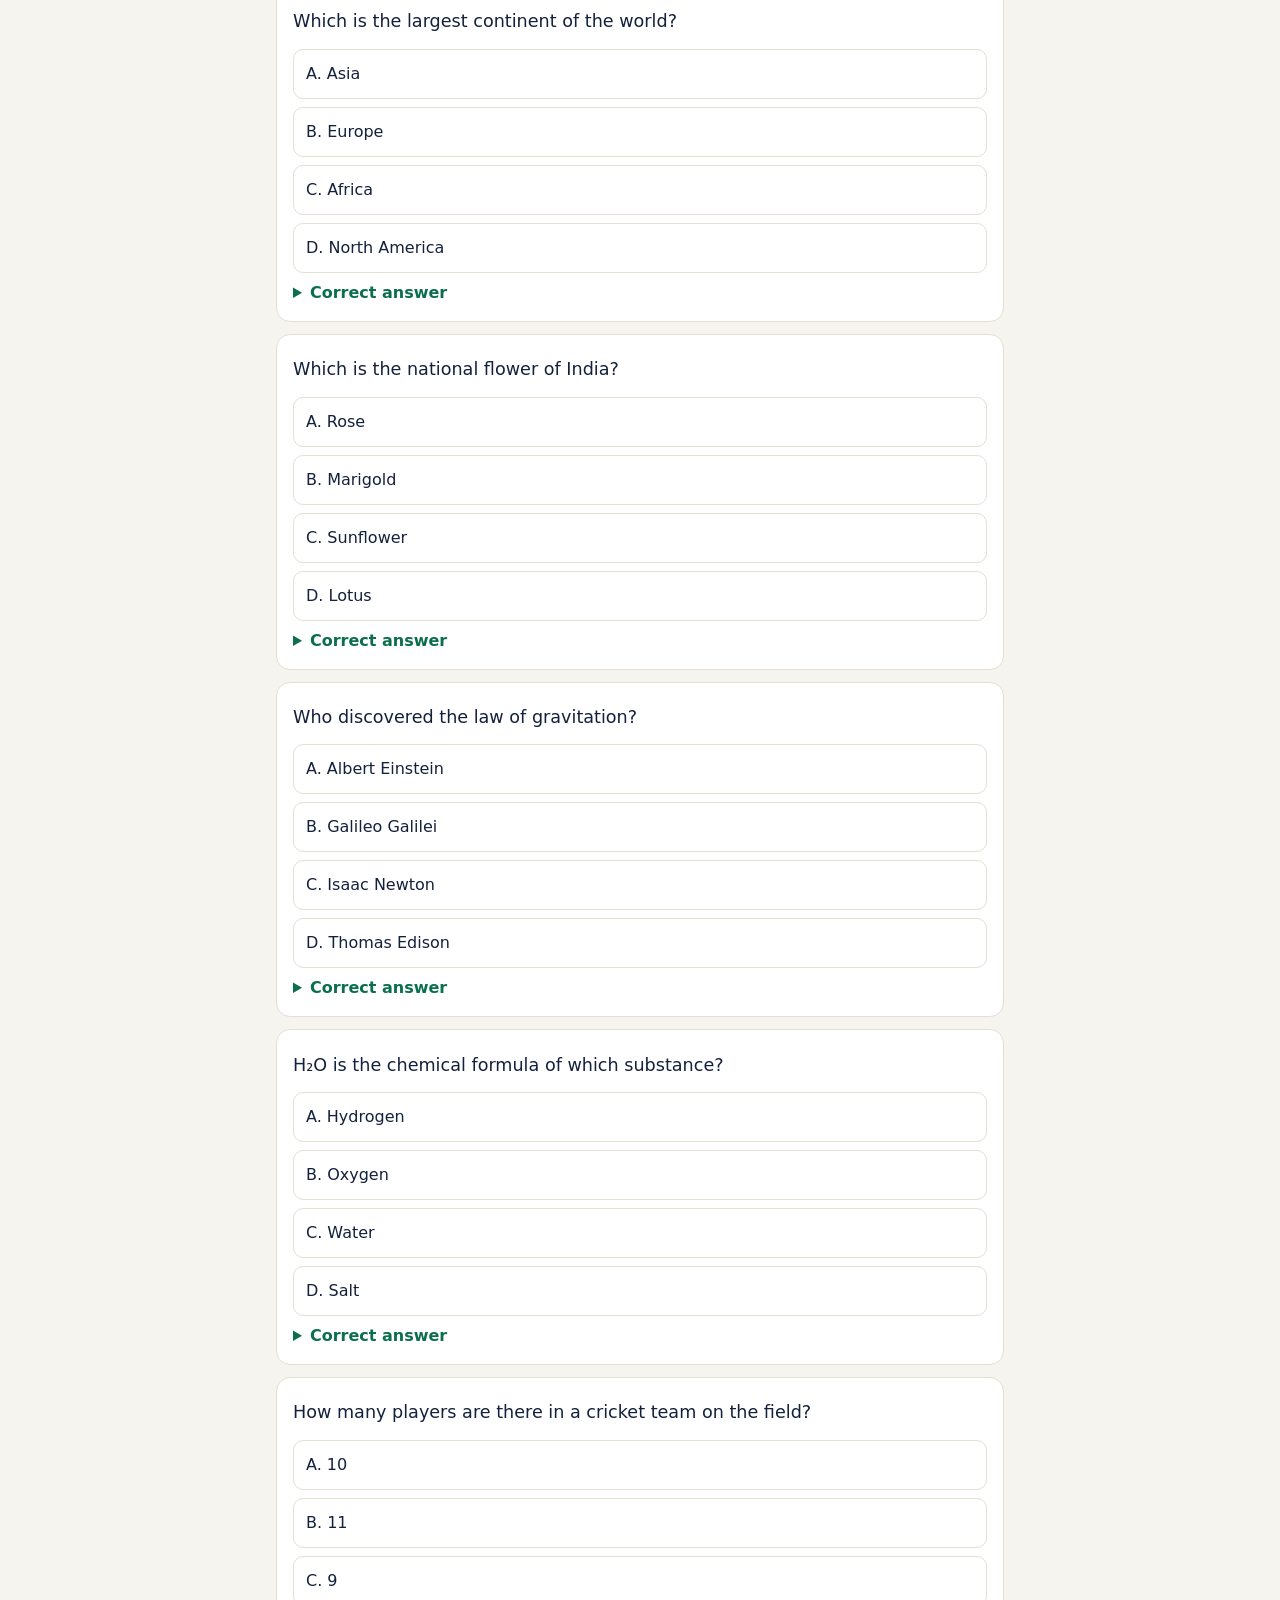
<file: general-knowledge-questions.html>
<!DOCTYPE html>
<html lang="en">
<head>
<meta charset="utf-8">
<meta name="viewport" content="width=device-width,initial-scale=1">
<title>General Knowledge Questions with Answers for Assam Police 2027 (English + Assamese) – AxomMock</title>
<meta name="description" content="100 general knowledge questions with answers, from the free AxomMock mock tests for the Assam Police written test. English and Assamese.">
<link rel="canonical" href="https://assam.chewd.study/general-knowledge-questions.html">
<link rel="stylesheet" href="style.css">
</head>
<body>
<header class="top">
  <a class="logo" href="index.html">Axom<span>Mock</span></a>
  <button class="lang" id="lang"></button>
</header>
<main class="wrap static">
  <h1 data-en="General Knowledge: 100 questions with answers" data-as="সাধাৰণ জ্ঞান: উত্তৰসহ 100 টা প্ৰশ্ন">General Knowledge: 100 questions with answers</h1>
  <p class="sub" data-en="Read each question in English or Assamese. All questions are from the free mock tests on this site. No sign-up is necessary." data-as="প্ৰতিটো প্ৰশ্ন ইংৰাজী বা অসমীয়াত পঢ়ক। পঞ্জীয়নৰ প্ৰয়োজন নাই।">Read each question in English or Assamese. All questions are from the free mock tests on this site. No sign-up is necessary.</p>

  <div class="card">
    <h2 style="margin-top:0" data-en="Free mock tests" data-as="বিনামূলীয়া মক টেষ্ট">Free mock tests</h2>
    <p><a class="btn" style="margin:4px 6px 4px 0" href="test.html?m=1" data-en="Mock Test 1" data-as="মক টেষ্ট 1">Mock Test 1</a><a class="btn" style="margin:4px 6px 4px 0" href="test.html?m=2" data-en="Mock Test 2" data-as="মক টেষ্ট 2">Mock Test 2</a><a class="btn" style="margin:4px 6px 4px 0" href="test.html?m=3" data-en="Mock Test 3" data-as="মক টেষ্ট 3">Mock Test 3</a><a class="btn" style="margin:4px 6px 4px 0" href="test.html?m=4" data-en="Mock Test 4" data-as="মক টেষ্ট 4">Mock Test 4</a><a class="btn" style="margin:4px 6px 4px 0" href="test.html?m=5" data-en="Mock Test 5" data-as="মক টেষ্ট 5">Mock Test 5</a></p>
  </div>

  <div class="card">
    <p class="qtext" data-en="On which date did the Constitution of India come into force?" data-as="ভাৰতৰ সংবিধান কেতিয়া কাৰ্যকৰী হৈছিল?">On which date did the Constitution of India come into force?</p>
    <div class="opt" data-en="A. 15 August 1947" data-as="A. 15 আগষ্ট 1947">A. 15 August 1947</div>
    <div class="opt" data-en="B. 26 November 1949" data-as="B. 26 নৱেম্বৰ 1949">B. 26 November 1949</div>
    <div class="opt" data-en="C. 26 January 1950" data-as="C. 26 জানুৱাৰী 1950">C. 26 January 1950</div>
    <div class="opt" data-en="D. 2 October 1950" data-as="D. 2 অক্টোবৰ 1950">D. 2 October 1950</div>
    <details><summary data-en="Correct answer" data-as="শুদ্ধ উত্তৰ">Correct answer</summary><p class="exp" data-en="C. 26 January 1950" data-as="C. 26 জানুৱাৰী 1950">C. 26 January 1950</p></details>
  </div>
  <div class="card">
    <p class="qtext" data-en="Who was the first President of India?" data-as="ভাৰতৰ প্ৰথম ৰাষ্ট্ৰপতি কোন আছিল?">Who was the first President of India?</p>
    <div class="opt" data-en="A. Dr S. Radhakrishnan" data-as="A. ড° সৰ্বপল্লী ৰাধাকৃষ্ণন">A. Dr S. Radhakrishnan</div>
    <div class="opt" data-en="B. Dr B. R. Ambedkar" data-as="B. ড° বি. আৰ. আম্বেদকাৰ">B. Dr B. R. Ambedkar</div>
    <div class="opt" data-en="C. Jawaharlal Nehru" data-as="C. জৱাহৰলাল নেহৰু">C. Jawaharlal Nehru</div>
    <div class="opt" data-en="D. Dr Rajendra Prasad" data-as="D. ড° ৰাজেন্দ্ৰ প্ৰসাদ">D. Dr Rajendra Prasad</div>
    <details><summary data-en="Correct answer" data-as="শুদ্ধ উত্তৰ">Correct answer</summary><p class="exp" data-en="D. Dr Rajendra Prasad" data-as="D. ড° ৰাজেন্দ্ৰ প্ৰসাদ">D. Dr Rajendra Prasad</p></details>
  </div>
  <div class="card">
    <p class="qtext" data-en="What is the SI unit of force?" data-as="বল (Force) ৰ SI একক কি?">What is the SI unit of force?</p>
    <div class="opt" data-en="A. Pascal" data-as="A. পাস্কেল">A. Pascal</div>
    <div class="opt" data-en="B. Newton" data-as="B. নিউটন">B. Newton</div>
    <div class="opt" data-en="C. Watt" data-as="C. ৱাট">C. Watt</div>
    <div class="opt" data-en="D. Joule" data-as="D. জুল">D. Joule</div>
    <details><summary data-en="Correct answer" data-as="শুদ্ধ উত্তৰ">Correct answer</summary><p class="exp" data-en="B. Newton" data-as="B. নিউটন">B. Newton</p></details>
  </div>
  <div class="card">
    <p class="qtext" data-en="Which disease is caused by a lack of Vitamin C?" data-as="ভিটামিন C ৰ অভাৱত কি ৰোগ হয়?">Which disease is caused by a lack of Vitamin C?</p>
    <div class="opt" data-en="A. Night blindness" data-as="A. ৰাতিকণা">A. Night blindness</div>
    <div class="opt" data-en="B. Scurvy" data-as="B. স্কাৰ্ভি">B. Scurvy</div>
    <div class="opt" data-en="C. Beriberi" data-as="C. বেৰিবেৰি">C. Beriberi</div>
    <div class="opt" data-en="D. Rickets" data-as="D. ৰিকেটছ">D. Rickets</div>
    <details><summary data-en="Correct answer" data-as="শুদ্ধ উত্তৰ">Correct answer</summary><p class="exp" data-en="B. Scurvy" data-as="B. স্কাৰ্ভি">B. Scurvy</p></details>
  </div>
  <div class="card">
    <p class="qtext" data-en="Which planet is nearest to the Sun?" data-as="সূৰ্যৰ আটাইতকৈ ওচৰৰ গ্ৰহ কোনটো?">Which planet is nearest to the Sun?</p>
    <div class="opt" data-en="A. Mars" data-as="A. মংগল">A. Mars</div>
    <div class="opt" data-en="B. Earth" data-as="B. পৃথিৱী">B. Earth</div>
    <div class="opt" data-en="C. Venus" data-as="C. শুক্ৰ">C. Venus</div>
    <div class="opt" data-en="D. Mercury" data-as="D. বুধ">D. Mercury</div>
    <details><summary data-en="Correct answer" data-as="শুদ্ধ উত্তৰ">Correct answer</summary><p class="exp" data-en="D. Mercury" data-as="D. বুধ">D. Mercury</p></details>
  </div>
  <div class="card">
    <p class="qtext" data-en="Which gas do plants release during photosynthesis?" data-as="সালোকসংশ্লেষণৰ সময়ত উদ্ভিদে কোনটো গেছ এৰি দিয়ে?">Which gas do plants release during photosynthesis?</p>
    <div class="opt" data-en="A. Oxygen" data-as="A. অক্সিজেন">A. Oxygen</div>
    <div class="opt" data-en="B. Carbon dioxide" data-as="B. কাৰ্বন ডাই-অক্সাইড">B. Carbon dioxide</div>
    <div class="opt" data-en="C. Hydrogen" data-as="C. হাইড্ৰ&#39;জেন">C. Hydrogen</div>
    <div class="opt" data-en="D. Nitrogen" data-as="D. নাইট্ৰ&#39;জেন">D. Nitrogen</div>
    <details><summary data-en="Correct answer" data-as="শুদ্ধ উত্তৰ">Correct answer</summary><p class="exp" data-en="A. Oxygen" data-as="A. অক্সিজেন">A. Oxygen</p></details>
  </div>
  <div class="card">
    <p class="qtext" data-en="Where is the headquarters of the Reserve Bank of India?" data-as="ভাৰতীয় ৰিজাৰ্ভ বেংকৰ মুখ্য কাৰ্যালয় ক&#39;ত?">Where is the headquarters of the Reserve Bank of India?</p>
    <div class="opt" data-en="A. Kolkata" data-as="A. কলকাতা">A. Kolkata</div>
    <div class="opt" data-en="B. New Delhi" data-as="B. নতুন দিল্লী">B. New Delhi</div>
    <div class="opt" data-en="C. Chennai" data-as="C. চেন্নাই">C. Chennai</div>
    <div class="opt" data-en="D. Mumbai" data-as="D. মুম্বাই">D. Mumbai</div>
    <details><summary data-en="Correct answer" data-as="শুদ্ধ উত্তৰ">Correct answer</summary><p class="exp" data-en="D. Mumbai" data-as="D. মুম্বাই">D. Mumbai</p></details>
  </div>
  <div class="card">
    <p class="qtext" data-en="What is the minimum age to become a member of the Lok Sabha?" data-as="লোকসভাৰ সদস্য হ&#39;বলৈ ন্যূনতম বয়স কিমান?">What is the minimum age to become a member of the Lok Sabha?</p>
    <div class="opt" data-en="A. 21 years" data-as="A. 21 বছৰ">A. 21 years</div>
    <div class="opt" data-en="B. 35 years" data-as="B. 35 বছৰ">B. 35 years</div>
    <div class="opt" data-en="C. 25 years" data-as="C. 25 বছৰ">C. 25 years</div>
    <div class="opt" data-en="D. 30 years" data-as="D. 30 বছৰ">D. 30 years</div>
    <details><summary data-en="Correct answer" data-as="শুদ্ধ উত্তৰ">Correct answer</summary><p class="exp" data-en="C. 25 years" data-as="C. 25 বছৰ">C. 25 years</p></details>
  </div>
  <div class="card">
    <p class="qtext" data-en="Which is the largest state of India by area?" data-as="মাটিকালিৰ ফালৰ পৰা ভাৰতৰ আটাইতকৈ ডাঙৰ ৰাজ্য কোনখন?">Which is the largest state of India by area?</p>
    <div class="opt" data-en="A. Uttar Pradesh" data-as="A. উত্তৰ প্ৰদেশ">A. Uttar Pradesh</div>
    <div class="opt" data-en="B. Madhya Pradesh" data-as="B. মধ্য প্ৰদেশ">B. Madhya Pradesh</div>
    <div class="opt" data-en="C. Rajasthan" data-as="C. ৰাজস্থান">C. Rajasthan</div>
    <div class="opt" data-en="D. Maharashtra" data-as="D. মহাৰাষ্ট্ৰ">D. Maharashtra</div>
    <details><summary data-en="Correct answer" data-as="শুদ্ধ উত্তৰ">Correct answer</summary><p class="exp" data-en="C. Rajasthan" data-as="C. ৰাজস্থান">C. Rajasthan</p></details>
  </div>
  <div class="card">
    <p class="qtext" data-en="In which year did the Quit India Movement start?" data-as="ভাৰত ত্যাগ আন্দোলন কোন চনত আৰম্ভ হৈছিল?">In which year did the Quit India Movement start?</p>
    <div class="opt" data-en="A. 1920" data-as="A. 1920">A. 1920</div>
    <div class="opt" data-en="B. 1930" data-as="B. 1930">B. 1930</div>
    <div class="opt" data-en="C. 1947" data-as="C. 1947">C. 1947</div>
    <div class="opt" data-en="D. 1942" data-as="D. 1942">D. 1942</div>
    <details><summary data-en="Correct answer" data-as="শুদ্ধ উত্তৰ">Correct answer</summary><p class="exp" data-en="D. 1942" data-as="D. 1942">D. 1942</p></details>
  </div>
  <div class="card">
    <p class="qtext" data-en="Who was the Chairman of the Drafting Committee of the Constitution of India?" data-as="ভাৰতীয় সংবিধানৰ খচৰা সমিতিৰ অধ্যক্ষ কোন আছিল?">Who was the Chairman of the Drafting Committee of the Constitution of India?</p>
    <div class="opt" data-en="A. Sardar Vallabhbhai Patel" data-as="A. চৰ্দাৰ বল্লভভাই পেটেল">A. Sardar Vallabhbhai Patel</div>
    <div class="opt" data-en="B. Dr B. R. Ambedkar" data-as="B. ড° বি. আৰ. আম্বেদকাৰ">B. Dr B. R. Ambedkar</div>
    <div class="opt" data-en="C. Jawaharlal Nehru" data-as="C. জৱাহৰলাল নেহৰু">C. Jawaharlal Nehru</div>
    <div class="opt" data-en="D. Dr Rajendra Prasad" data-as="D. ড° ৰাজেন্দ্ৰ প্ৰসাদ">D. Dr Rajendra Prasad</div>
    <details><summary data-en="Correct answer" data-as="শুদ্ধ উত্তৰ">Correct answer</summary><p class="exp" data-en="B. Dr B. R. Ambedkar" data-as="B. ড° বি. আৰ. আম্বেদকাৰ">B. Dr B. R. Ambedkar</p></details>
  </div>
  <div class="card">
    <p class="qtext" data-en="Which is the hardest natural substance?" data-as="প্ৰকৃতিত পোৱা আটাইতকৈ কঠিন পদাৰ্থ কোনটো?">Which is the hardest natural substance?</p>
    <div class="opt" data-en="A. Gold" data-as="A. সোণ">A. Gold</div>
    <div class="opt" data-en="B. Quartz" data-as="B. কোৱাৰ্টজ">B. Quartz</div>
    <div class="opt" data-en="C. Iron" data-as="C. লো">C. Iron</div>
    <div class="opt" data-en="D. Diamond" data-as="D. হীৰা">D. Diamond</div>
    <details><summary data-en="Correct answer" data-as="শুদ্ধ উত্তৰ">Correct answer</summary><p class="exp" data-en="D. Diamond" data-as="D. হীৰা">D. Diamond</p></details>
  </div>
  <div class="card">
    <p class="qtext" data-en="Who wrote &quot;Vande Mataram&quot;?" data-as="&#39;বন্দে মাতৰম&#39; কোনে ৰচনা কৰিছিল?">Who wrote &quot;Vande Mataram&quot;?</p>
    <div class="opt" data-en="A. Bankim Chandra Chattopadhyay" data-as="A. বংকিমচন্দ্ৰ চট্টোপাধ্যায়">A. Bankim Chandra Chattopadhyay</div>
    <div class="opt" data-en="B. Muhammad Iqbal" data-as="B. মহম্মদ ইকবাল">B. Muhammad Iqbal</div>
    <div class="opt" data-en="C. Sarojini Naidu" data-as="C. সৰোজিনী নাইডু">C. Sarojini Naidu</div>
    <div class="opt" data-en="D. Rabindranath Tagore" data-as="D. ৰবীন্দ্ৰনাথ ঠাকুৰ">D. Rabindranath Tagore</div>
    <details><summary data-en="Correct answer" data-as="শুদ্ধ উত্তৰ">Correct answer</summary><p class="exp" data-en="A. Bankim Chandra Chattopadhyay" data-as="A. বংকিমচন্দ্ৰ চট্টোপাধ্যায়">A. Bankim Chandra Chattopadhyay</p></details>
  </div>
  <div class="card">
    <p class="qtext" data-en="What is the full form of CPU?" data-as="CPU ৰ সম্পূৰ্ণ ৰূপ কি?">What is the full form of CPU?</p>
    <div class="opt" data-en="A. Control Processing Unit" data-as="A. Control Processing Unit">A. Control Processing Unit</div>
    <div class="opt" data-en="B. Computer Processing Unit" data-as="B. Computer Processing Unit">B. Computer Processing Unit</div>
    <div class="opt" data-en="C. Central Program Unit" data-as="C. Central Program Unit">C. Central Program Unit</div>
    <div class="opt" data-en="D. Central Processing Unit" data-as="D. Central Processing Unit">D. Central Processing Unit</div>
    <details><summary data-en="Correct answer" data-as="শুদ্ধ উত্তৰ">Correct answer</summary><p class="exp" data-en="D. Central Processing Unit" data-as="D. Central Processing Unit">D. Central Processing Unit</p></details>
  </div>
  <div class="card">
    <p class="qtext" data-en="What is the pH value of pure water?" data-as="বিশুদ্ধ পানীৰ pH মান কিমান?">What is the pH value of pure water?</p>
    <div class="opt" data-en="A. 1" data-as="A. 1">A. 1</div>
    <div class="opt" data-en="B. 7" data-as="B. 7">B. 7</div>
    <div class="opt" data-en="C. 14" data-as="C. 14">C. 14</div>
    <div class="opt" data-en="D. 0" data-as="D. 0">D. 0</div>
    <details><summary data-en="Correct answer" data-as="শুদ্ধ উত্তৰ">Correct answer</summary><p class="exp" data-en="B. 7" data-as="B. 7">B. 7</p></details>
  </div>
  <div class="card">
    <p class="qtext" data-en="Who wrote the National Anthem of India, &quot;Jana Gana Mana&quot;?" data-as="ভাৰতৰ জাতীয় সংগীত &#39;জন গণ মন&#39; কোনে ৰচনা কৰিছিল?">Who wrote the National Anthem of India, &quot;Jana Gana Mana&quot;?</p>
    <div class="opt" data-en="A. Bankim Chandra Chattopadhyay" data-as="A. বংকিমচন্দ্ৰ চট্টোপাধ্যায়">A. Bankim Chandra Chattopadhyay</div>
    <div class="opt" data-en="B. Kazi Nazrul Islam" data-as="B. কাজী নজৰুল ইছলাম">B. Kazi Nazrul Islam</div>
    <div class="opt" data-en="C. Subramania Bharati" data-as="C. সুব্ৰমণ্য ভাৰতী">C. Subramania Bharati</div>
    <div class="opt" data-en="D. Rabindranath Tagore" data-as="D. ৰবীন্দ্ৰনাথ ঠাকুৰ">D. Rabindranath Tagore</div>
    <details><summary data-en="Correct answer" data-as="শুদ্ধ উত্তৰ">Correct answer</summary><p class="exp" data-en="D. Rabindranath Tagore" data-as="D. ৰবীন্দ্ৰনাথ ঠাকুৰ">D. Rabindranath Tagore</p></details>
  </div>
  <div class="card">
    <p class="qtext" data-en="Which organ of the human body filters blood to make urine?" data-as="মানৱ দেহৰ কোনটো অংগই তেজ ছেকি প্ৰস্ৰাৱ তৈয়াৰ কৰে?">Which organ of the human body filters blood to make urine?</p>
    <div class="opt" data-en="A. Kidney" data-as="A. বৃক্ক">A. Kidney</div>
    <div class="opt" data-en="B. Heart" data-as="B. হৃদয়">B. Heart</div>
    <div class="opt" data-en="C. Lungs" data-as="C. হাওঁফাওঁ">C. Lungs</div>
    <div class="opt" data-en="D. Liver" data-as="D. যকৃৎ">D. Liver</div>
    <details><summary data-en="Correct answer" data-as="শুদ্ধ উত্তৰ">Correct answer</summary><p class="exp" data-en="A. Kidney" data-as="A. বৃক্ক">A. Kidney</p></details>
  </div>
  <div class="card">
    <p class="qtext" data-en="Which is the highest civilian award of India?" data-as="ভাৰতৰ সৰ্বোচ্চ অসামৰিক সন্মান কোনটো?">Which is the highest civilian award of India?</p>
    <div class="opt" data-en="A. Padma Vibhushan" data-as="A. পদ্ম বিভূষণ">A. Padma Vibhushan</div>
    <div class="opt" data-en="B. Padma Shri" data-as="B. পদ্মশ্ৰী">B. Padma Shri</div>
    <div class="opt" data-en="C. Param Vir Chakra" data-as="C. পৰম বীৰ চক্ৰ">C. Param Vir Chakra</div>
    <div class="opt" data-en="D. Bharat Ratna" data-as="D. ভাৰত ৰত্ন">D. Bharat Ratna</div>
    <details><summary data-en="Correct answer" data-as="শুদ্ধ উত্তৰ">Correct answer</summary><p class="exp" data-en="D. Bharat Ratna" data-as="D. ভাৰত ৰত্ন">D. Bharat Ratna</p></details>
  </div>
  <div class="card">
    <p class="qtext" data-en="Which Article of the Constitution of India gives the Fundamental Duties?" data-as="ভাৰতীয় সংবিধানৰ কোনটো অনুচ্ছেদত মৌলিক কৰ্তব্যসমূহ উল্লেখ আছে?">Which Article of the Constitution of India gives the Fundamental Duties?</p>
    <div class="opt" data-en="A. Article 32" data-as="A. অনুচ্ছেদ 32">A. Article 32</div>
    <div class="opt" data-en="B. Article 21" data-as="B. অনুচ্ছেদ 21">B. Article 21</div>
    <div class="opt" data-en="C. Article 51A" data-as="C. অনুচ্ছেদ 51A">C. Article 51A</div>
    <div class="opt" data-en="D. Article 14" data-as="D. অনুচ্ছেদ 14">D. Article 14</div>
    <details><summary data-en="Correct answer" data-as="শুদ্ধ উত্তৰ">Correct answer</summary><p class="exp" data-en="C. Article 51A" data-as="C. অনুচ্ছেদ 51A">C. Article 51A</p></details>
  </div>
  <div class="card">
    <p class="qtext" data-en="Which gas is found in the largest amount in the Earth&#39;s atmosphere?" data-as="পৃথিৱীৰ বায়ুমণ্ডলত আটাইতকৈ বেছি পৰিমাণে থকা গেছ কোনটো?">Which gas is found in the largest amount in the Earth&#39;s atmosphere?</p>
    <div class="opt" data-en="A. Carbon dioxide" data-as="A. কাৰ্বন ডাই-অক্সাইড">A. Carbon dioxide</div>
    <div class="opt" data-en="B. Oxygen" data-as="B. অক্সিজেন">B. Oxygen</div>
    <div class="opt" data-en="C. Nitrogen" data-as="C. নাইট্ৰ&#39;জেন">C. Nitrogen</div>
    <div class="opt" data-en="D. Argon" data-as="D. আৰ্গন">D. Argon</div>
    <details><summary data-en="Correct answer" data-as="শুদ্ধ উত্তৰ">Correct answer</summary><p class="exp" data-en="C. Nitrogen" data-as="C. নাইট্ৰ&#39;জেন">C. Nitrogen</p></details>
  </div>
  <div class="card">
    <p class="qtext" data-en="Which is the national animal of India?" data-as="ভাৰতৰ ৰাষ্ট্ৰীয় পশু কোনটো?">Which is the national animal of India?</p>
    <div class="opt" data-en="A. Elephant" data-as="A. হাতী">A. Elephant</div>
    <div class="opt" data-en="B. Tiger" data-as="B. বাঘ">B. Tiger</div>
    <div class="opt" data-en="C. Rhinoceros" data-as="C. গঁড়">C. Rhinoceros</div>
    <div class="opt" data-en="D. Lion" data-as="D. সিংহ">D. Lion</div>
    <details><summary data-en="Correct answer" data-as="শুদ্ধ উত্তৰ">Correct answer</summary><p class="exp" data-en="B. Tiger" data-as="B. বাঘ">B. Tiger</p></details>
  </div>
  <div class="card">
    <p class="qtext" data-en="How many Fundamental Rights are there in the Constitution of India at present?" data-as="বৰ্তমান ভাৰতীয় সংবিধানত কিমানটা মৌলিক অধিকাৰ আছে?">How many Fundamental Rights are there in the Constitution of India at present?</p>
    <div class="opt" data-en="A. 7" data-as="A. 7">A. 7</div>
    <div class="opt" data-en="B. 6" data-as="B. 6">B. 6</div>
    <div class="opt" data-en="C. 5" data-as="C. 5">C. 5</div>
    <div class="opt" data-en="D. 10" data-as="D. 10">D. 10</div>
    <details><summary data-en="Correct answer" data-as="শুদ্ধ উত্তৰ">Correct answer</summary><p class="exp" data-en="B. 6" data-as="B. 6">B. 6</p></details>
  </div>
  <div class="card">
    <p class="qtext" data-en="What is the chemical symbol of gold?" data-as="সোণৰ ৰাসায়নিক চিহ্ন কি?">What is the chemical symbol of gold?</p>
    <div class="opt" data-en="A. Au" data-as="A. Au">A. Au</div>
    <div class="opt" data-en="B. Go" data-as="B. Go">B. Go</div>
    <div class="opt" data-en="C. Ag" data-as="C. Ag">C. Ag</div>
    <div class="opt" data-en="D. Fe" data-as="D. Fe">D. Fe</div>
    <details><summary data-en="Correct answer" data-as="শুদ্ধ উত্তৰ">Correct answer</summary><p class="exp" data-en="A. Au" data-as="A. Au">A. Au</p></details>
  </div>
  <div class="card">
    <p class="qtext" data-en="What is the SI unit of electric current?" data-as="বিদ্যুৎ প্ৰবাহৰ SI একক কি?">What is the SI unit of electric current?</p>
    <div class="opt" data-en="A. Volt" data-as="A. ভল্ট">A. Volt</div>
    <div class="opt" data-en="B. Ohm" data-as="B. ওহম">B. Ohm</div>
    <div class="opt" data-en="C. Watt" data-as="C. ৱাট">C. Watt</div>
    <div class="opt" data-en="D. Ampere" data-as="D. এম্পিয়াৰ">D. Ampere</div>
    <details><summary data-en="Correct answer" data-as="শুদ্ধ উত্তৰ">Correct answer</summary><p class="exp" data-en="D. Ampere" data-as="D. এম্পিয়াৰ">D. Ampere</p></details>
  </div>
  <div class="card">
    <p class="qtext" data-en="Which vitamin does our body make with the help of sunlight?" data-as="সূৰ্যৰ পোহৰৰ সহায়ত আমাৰ শৰীৰে কোনটো ভিটামিন তৈয়াৰ কৰে?">Which vitamin does our body make with the help of sunlight?</p>
    <div class="opt" data-en="A. Vitamin C" data-as="A. ভিটামিন C">A. Vitamin C</div>
    <div class="opt" data-en="B. Vitamin A" data-as="B. ভিটামিন A">B. Vitamin A</div>
    <div class="opt" data-en="C. Vitamin K" data-as="C. ভিটামিন K">C. Vitamin K</div>
    <div class="opt" data-en="D. Vitamin D" data-as="D. ভিটামিন D">D. Vitamin D</div>
    <details><summary data-en="Correct answer" data-as="শুদ্ধ উত্তৰ">Correct answer</summary><p class="exp" data-en="D. Vitamin D" data-as="D. ভিটামিন D">D. Vitamin D</p></details>
  </div>
  <div class="card">
    <p class="qtext" data-en="Which is the largest planet of the solar system?" data-as="সৌৰজগতৰ আটাইতকৈ ডাঙৰ গ্ৰহ কোনটো?">Which is the largest planet of the solar system?</p>
    <div class="opt" data-en="A. Mars" data-as="A. মংগল">A. Mars</div>
    <div class="opt" data-en="B. Jupiter" data-as="B. বৃহস্পতি">B. Jupiter</div>
    <div class="opt" data-en="C. Earth" data-as="C. পৃথিৱী">C. Earth</div>
    <div class="opt" data-en="D. Saturn" data-as="D. শনি">D. Saturn</div>
    <details><summary data-en="Correct answer" data-as="শুদ্ধ উত্তৰ">Correct answer</summary><p class="exp" data-en="B. Jupiter" data-as="B. বৃহস্পতি">B. Jupiter</p></details>
  </div>
  <div class="card">
    <p class="qtext" data-en="What is the normal temperature of the human body?" data-as="সুস্থ মানুহৰ শৰীৰৰ স্বাভাৱিক উষ্ণতা কিমান?">What is the normal temperature of the human body?</p>
    <div class="opt" data-en="A. 35°C" data-as="A. 35°C">A. 35°C</div>
    <div class="opt" data-en="B. 40°C" data-as="B. 40°C">B. 40°C</div>
    <div class="opt" data-en="C. 32°C" data-as="C. 32°C">C. 32°C</div>
    <div class="opt" data-en="D. 37°C" data-as="D. 37°C">D. 37°C</div>
    <details><summary data-en="Correct answer" data-as="শুদ্ধ উত্তৰ">Correct answer</summary><p class="exp" data-en="D. 37°C" data-as="D. 37°C">D. 37°C</p></details>
  </div>
  <div class="card">
    <p class="qtext" data-en="Who was the first Prime Minister of India?" data-as="ভাৰতৰ প্ৰথম প্ৰধানমন্ত্ৰী কোন আছিল?">Who was the first Prime Minister of India?</p>
    <div class="opt" data-en="A. Sardar Vallabhbhai Patel" data-as="A. চৰ্দাৰ বল্লভভাই পেটেল">A. Sardar Vallabhbhai Patel</div>
    <div class="opt" data-en="B. Jawaharlal Nehru" data-as="B. জৱাহৰলাল নেহৰু">B. Jawaharlal Nehru</div>
    <div class="opt" data-en="C. Lal Bahadur Shastri" data-as="C. লাল বাহাদুৰ শাস্ত্ৰী">C. Lal Bahadur Shastri</div>
    <div class="opt" data-en="D. Mahatma Gandhi" data-as="D. মহাত্মা গান্ধী">D. Mahatma Gandhi</div>
    <details><summary data-en="Correct answer" data-as="শুদ্ধ উত্তৰ">Correct answer</summary><p class="exp" data-en="B. Jawaharlal Nehru" data-as="B. জৱাহৰলাল নেহৰু">B. Jawaharlal Nehru</p></details>
  </div>
  <div class="card">
    <p class="qtext" data-en="In which year was the Battle of Plassey fought?" data-as="পলাশীৰ যুদ্ধ কোন চনত হৈছিল?">In which year was the Battle of Plassey fought?</p>
    <div class="opt" data-en="A. 1857" data-as="A. 1857">A. 1857</div>
    <div class="opt" data-en="B. 1764" data-as="B. 1764">B. 1764</div>
    <div class="opt" data-en="C. 1526" data-as="C. 1526">C. 1526</div>
    <div class="opt" data-en="D. 1757" data-as="D. 1757">D. 1757</div>
    <details><summary data-en="Correct answer" data-as="শুদ্ধ উত্তৰ">Correct answer</summary><p class="exp" data-en="D. 1757" data-as="D. 1757">D. 1757</p></details>
  </div>
  <div class="card">
    <p class="qtext" data-en="Who gave the slogan &quot;Jai Hind&quot;?" data-as="&#39;জয় হিন্দ&#39; ধ্বনি কোনে দিছিল?">Who gave the slogan &quot;Jai Hind&quot;?</p>
    <div class="opt" data-en="A. Subhas Chandra Bose" data-as="A. সুভাষ চন্দ্ৰ বসু">A. Subhas Chandra Bose</div>
    <div class="opt" data-en="B. Jawaharlal Nehru" data-as="B. জৱাহৰলাল নেহৰু">B. Jawaharlal Nehru</div>
    <div class="opt" data-en="C. Bal Gangadhar Tilak" data-as="C. বাল গংগাধৰ তিলক">C. Bal Gangadhar Tilak</div>
    <div class="opt" data-en="D. Bhagat Singh" data-as="D. ভগত সিং">D. Bhagat Singh</div>
    <details><summary data-en="Correct answer" data-as="শুদ্ধ উত্তৰ">Correct answer</summary><p class="exp" data-en="A. Subhas Chandra Bose" data-as="A. সুভাষ চন্দ্ৰ বসু">A. Subhas Chandra Bose</p></details>
  </div>
  <div class="card">
    <p class="qtext" data-en="Where is the Supreme Court of India?" data-as="ভাৰতৰ উচ্চতম ন্যায়ালয় ক&#39;ত অৱস্থিত?">Where is the Supreme Court of India?</p>
    <div class="opt" data-en="A. Mumbai" data-as="A. মুম্বাই">A. Mumbai</div>
    <div class="opt" data-en="B. Chennai" data-as="B. চেন্নাই">B. Chennai</div>
    <div class="opt" data-en="C. New Delhi" data-as="C. নতুন দিল্লী">C. New Delhi</div>
    <div class="opt" data-en="D. Kolkata" data-as="D. কলকাতা">D. Kolkata</div>
    <details><summary data-en="Correct answer" data-as="শুদ্ধ উত্তৰ">Correct answer</summary><p class="exp" data-en="C. New Delhi" data-as="C. নতুন দিল্লী">C. New Delhi</p></details>
  </div>
  <div class="card">
    <p class="qtext" data-en="What is the term of office of the President of India?" data-as="ভাৰতৰ ৰাষ্ট্ৰপতিৰ কাৰ্যকাল কিমান বছৰ?">What is the term of office of the President of India?</p>
    <div class="opt" data-en="A. 4 years" data-as="A. 4 বছৰ">A. 4 years</div>
    <div class="opt" data-en="B. 7 years" data-as="B. 7 বছৰ">B. 7 years</div>
    <div class="opt" data-en="C. 6 years" data-as="C. 6 বছৰ">C. 6 years</div>
    <div class="opt" data-en="D. 5 years" data-as="D. 5 বছৰ">D. 5 years</div>
    <details><summary data-en="Correct answer" data-as="শুদ্ধ উত্তৰ">Correct answer</summary><p class="exp" data-en="D. 5 years" data-as="D. 5 বছৰ">D. 5 years</p></details>
  </div>
  <div class="card">
    <p class="qtext" data-en="Which is the smallest prime number?" data-as="আটাইতকৈ সৰু মৌলিক সংখ্যা কোনটো?">Which is the smallest prime number?</p>
    <div class="opt" data-en="A. 3" data-as="A. 3">A. 3</div>
    <div class="opt" data-en="B. 1" data-as="B. 1">B. 1</div>
    <div class="opt" data-en="C. 0" data-as="C. 0">C. 0</div>
    <div class="opt" data-en="D. 2" data-as="D. 2">D. 2</div>
    <details><summary data-en="Correct answer" data-as="শুদ্ধ উত্তৰ">Correct answer</summary><p class="exp" data-en="D. 2" data-as="D. 2">D. 2</p></details>
  </div>
  <div class="card">
    <p class="qtext" data-en="Which gas is generally used in a fire extinguisher?" data-as="অগ্নিনিৰ্বাপক যন্ত্ৰত সাধাৰণতে কোনটো গেছ ব্যৱহাৰ কৰা হয়?">Which gas is generally used in a fire extinguisher?</p>
    <div class="opt" data-en="A. Carbon dioxide" data-as="A. কাৰ্বন ডাই-অক্সাইড">A. Carbon dioxide</div>
    <div class="opt" data-en="B. Hydrogen" data-as="B. হাইড্ৰ&#39;জেন">B. Hydrogen</div>
    <div class="opt" data-en="C. Nitrogen" data-as="C. নাইট্ৰ&#39;জেন">C. Nitrogen</div>
    <div class="opt" data-en="D. Oxygen" data-as="D. অক্সিজেন">D. Oxygen</div>
    <details><summary data-en="Correct answer" data-as="শুদ্ধ উত্তৰ">Correct answer</summary><p class="exp" data-en="A. Carbon dioxide" data-as="A. কাৰ্বন ডাই-অক্সাইড">A. Carbon dioxide</p></details>
  </div>
  <div class="card">
    <p class="qtext" data-en="1 byte is equal to how many bits?" data-as="1 বাইট সমান কিমান বিট?">1 byte is equal to how many bits?</p>
    <div class="opt" data-en="A. 16" data-as="A. 16">A. 16</div>
    <div class="opt" data-en="B. 10" data-as="B. 10">B. 10</div>
    <div class="opt" data-en="C. 8" data-as="C. 8">C. 8</div>
    <div class="opt" data-en="D. 4" data-as="D. 4">D. 4</div>
    <details><summary data-en="Correct answer" data-as="শুদ্ধ উত্তৰ">Correct answer</summary><p class="exp" data-en="C. 8" data-as="C. 8">C. 8</p></details>
  </div>
  <div class="card">
    <p class="qtext" data-en="Which is the largest ocean of the world?" data-as="পৃথিৱীৰ আটাইতকৈ ডাঙৰ মহাসাগৰ কোনটো?">Which is the largest ocean of the world?</p>
    <div class="opt" data-en="A. Arctic Ocean" data-as="A. আৰ্কটিক মহাসাগৰ">A. Arctic Ocean</div>
    <div class="opt" data-en="B. Pacific Ocean" data-as="B. প্ৰশান্ত মহাসাগৰ">B. Pacific Ocean</div>
    <div class="opt" data-en="C. Atlantic Ocean" data-as="C. আটলাণ্টিক মহাসাগৰ">C. Atlantic Ocean</div>
    <div class="opt" data-en="D. Indian Ocean" data-as="D. ভাৰত মহাসাগৰ">D. Indian Ocean</div>
    <details><summary data-en="Correct answer" data-as="শুদ্ধ উত্তৰ">Correct answer</summary><p class="exp" data-en="B. Pacific Ocean" data-as="B. প্ৰশান্ত মহাসাগৰ">B. Pacific Ocean</p></details>
  </div>
  <div class="card">
    <p class="qtext" data-en="Who is called the &quot;Father of the Nation&quot; in India?" data-as="ভাৰতৰ &#39;জাতিৰ পিতা&#39; বুলি কাক কোৱা হয়?">Who is called the &quot;Father of the Nation&quot; in India?</p>
    <div class="opt" data-en="A. Jawaharlal Nehru" data-as="A. জৱাহৰলাল নেহৰু">A. Jawaharlal Nehru</div>
    <div class="opt" data-en="B. Dr B. R. Ambedkar" data-as="B. ড° বি. আৰ. আম্বেদকাৰ">B. Dr B. R. Ambedkar</div>
    <div class="opt" data-en="C. Sardar Vallabhbhai Patel" data-as="C. চৰ্দাৰ বল্লভভাই পেটেল">C. Sardar Vallabhbhai Patel</div>
    <div class="opt" data-en="D. Mahatma Gandhi" data-as="D. মহাত্মা গান্ধী">D. Mahatma Gandhi</div>
    <details><summary data-en="Correct answer" data-as="শুদ্ধ উত্তৰ">Correct answer</summary><p class="exp" data-en="D. Mahatma Gandhi" data-as="D. মহাত্মা গান্ধী">D. Mahatma Gandhi</p></details>
  </div>
  <div class="card">
    <p class="qtext" data-en="Why is blood red in colour?" data-as="তেজৰ ৰং ৰঙা হোৱাৰ কাৰণ কি?">Why is blood red in colour?</p>
    <div class="opt" data-en="A. Haemoglobin" data-as="A. হিম&#39;গ্লবিন">A. Haemoglobin</div>
    <div class="opt" data-en="B. Insulin" data-as="B. ইনছুলিন">B. Insulin</div>
    <div class="opt" data-en="C. Melanin" data-as="C. মেলানিন">C. Melanin</div>
    <div class="opt" data-en="D. Chlorophyll" data-as="D. ক্ল&#39;ৰফিল">D. Chlorophyll</div>
    <details><summary data-en="Correct answer" data-as="শুদ্ধ উত্তৰ">Correct answer</summary><p class="exp" data-en="A. Haemoglobin" data-as="A. হিম&#39;গ্লবিন">A. Haemoglobin</p></details>
  </div>
  <div class="card">
    <p class="qtext" data-en="In which year did the Jallianwala Bagh massacre occur?" data-as="জালিয়ানৱালাবাগ হত্যাকাণ্ড কোন চনত সংঘটিত হৈছিল?">In which year did the Jallianwala Bagh massacre occur?</p>
    <div class="opt" data-en="A. 1919" data-as="A. 1919">A. 1919</div>
    <div class="opt" data-en="B. 1930" data-as="B. 1930">B. 1930</div>
    <div class="opt" data-en="C. 1905" data-as="C. 1905">C. 1905</div>
    <div class="opt" data-en="D. 1920" data-as="D. 1920">D. 1920</div>
    <details><summary data-en="Correct answer" data-as="শুদ্ধ উত্তৰ">Correct answer</summary><p class="exp" data-en="A. 1919" data-as="A. 1919">A. 1919</p></details>
  </div>
  <div class="card">
    <p class="qtext" data-en="Which part is called the &quot;brain&quot; of the computer?" data-as="কম্পিউটাৰৰ &#39;মগজু&#39; বুলি কোনটো অংশক কোৱা হয়?">Which part is called the &quot;brain&quot; of the computer?</p>
    <div class="opt" data-en="A. Keyboard" data-as="A. Keyboard">A. Keyboard</div>
    <div class="opt" data-en="B. CPU" data-as="B. CPU">B. CPU</div>
    <div class="opt" data-en="C. Monitor" data-as="C. Monitor">C. Monitor</div>
    <div class="opt" data-en="D. RAM" data-as="D. RAM">D. RAM</div>
    <details><summary data-en="Correct answer" data-as="শুদ্ধ উত্তৰ">Correct answer</summary><p class="exp" data-en="B. CPU" data-as="B. CPU">B. CPU</p></details>
  </div>
  <div class="card">
    <p class="qtext" data-en="Which is the largest continent of the world?" data-as="পৃথিৱীৰ আটাইতকৈ ডাঙৰ মহাদেশ কোনটো?">Which is the largest continent of the world?</p>
    <div class="opt" data-en="A. Asia" data-as="A. এছিয়া">A. Asia</div>
    <div class="opt" data-en="B. Europe" data-as="B. ইউৰোপ">B. Europe</div>
    <div class="opt" data-en="C. Africa" data-as="C. আফ্ৰিকা">C. Africa</div>
    <div class="opt" data-en="D. North America" data-as="D. উত্তৰ আমেৰিকা">D. North America</div>
    <details><summary data-en="Correct answer" data-as="শুদ্ধ উত্তৰ">Correct answer</summary><p class="exp" data-en="A. Asia" data-as="A. এছিয়া">A. Asia</p></details>
  </div>
  <div class="card">
    <p class="qtext" data-en="Which is the national flower of India?" data-as="ভাৰতৰ ৰাষ্ট্ৰীয় ফুল কোনটো?">Which is the national flower of India?</p>
    <div class="opt" data-en="A. Rose" data-as="A. গোলাপ">A. Rose</div>
    <div class="opt" data-en="B. Marigold" data-as="B. নাৰ্জী">B. Marigold</div>
    <div class="opt" data-en="C. Sunflower" data-as="C. সূৰ্যমুখী">C. Sunflower</div>
    <div class="opt" data-en="D. Lotus" data-as="D. পদুম">D. Lotus</div>
    <details><summary data-en="Correct answer" data-as="শুদ্ধ উত্তৰ">Correct answer</summary><p class="exp" data-en="D. Lotus" data-as="D. পদুম">D. Lotus</p></details>
  </div>
  <div class="card">
    <p class="qtext" data-en="Who discovered the law of gravitation?" data-as="মাধ্যাকৰ্ষণৰ নিয়ম কোনে আৱিষ্কাৰ কৰিছিল?">Who discovered the law of gravitation?</p>
    <div class="opt" data-en="A. Albert Einstein" data-as="A. আলবাৰ্ট আইনষ্টাইন">A. Albert Einstein</div>
    <div class="opt" data-en="B. Galileo Galilei" data-as="B. গেলিলিঅ&#39; গেলিলি">B. Galileo Galilei</div>
    <div class="opt" data-en="C. Isaac Newton" data-as="C. আইজাক নিউটন">C. Isaac Newton</div>
    <div class="opt" data-en="D. Thomas Edison" data-as="D. থমাছ এডিছন">D. Thomas Edison</div>
    <details><summary data-en="Correct answer" data-as="শুদ্ধ উত্তৰ">Correct answer</summary><p class="exp" data-en="C. Isaac Newton" data-as="C. আইজাক নিউটন">C. Isaac Newton</p></details>
  </div>
  <div class="card">
    <p class="qtext" data-en="H₂O is the chemical formula of which substance?" data-as="H₂O কোনটো পদাৰ্থৰ ৰাসায়নিক সংকেত?">H₂O is the chemical formula of which substance?</p>
    <div class="opt" data-en="A. Hydrogen" data-as="A. হাইড্ৰ&#39;জেন">A. Hydrogen</div>
    <div class="opt" data-en="B. Oxygen" data-as="B. অক্সিজেন">B. Oxygen</div>
    <div class="opt" data-en="C. Water" data-as="C. পানী">C. Water</div>
    <div class="opt" data-en="D. Salt" data-as="D. নিমখ">D. Salt</div>
    <details><summary data-en="Correct answer" data-as="শুদ্ধ উত্তৰ">Correct answer</summary><p class="exp" data-en="C. Water" data-as="C. পানী">C. Water</p></details>
  </div>
  <div class="card">
    <p class="qtext" data-en="How many players are there in a cricket team on the field?" data-as="ক্ৰিকেটৰ এটা দলত পথাৰত কিমানজন খেলুৱৈ থাকে?">How many players are there in a cricket team on the field?</p>
    <div class="opt" data-en="A. 10" data-as="A. 10">A. 10</div>
    <div class="opt" data-en="B. 11" data-as="B. 11">B. 11</div>
    <div class="opt" data-en="C. 9" data-as="C. 9">C. 9</div>
    <div class="opt" data-en="D. 12" data-as="D. 12">D. 12</div>
    <details><summary data-en="Correct answer" data-as="শুদ্ধ উত্তৰ">Correct answer</summary><p class="exp" data-en="B. 11" data-as="B. 11">B. 11</p></details>
  </div>
  <div class="card">
    <p class="qtext" data-en="Which planet is called the &quot;Red Planet&quot;?" data-as="কোনটো গ্ৰহক &#39;ৰঙা গ্ৰহ&#39; বোলা হয়?">Which planet is called the &quot;Red Planet&quot;?</p>
    <div class="opt" data-en="A. Jupiter" data-as="A. বৃহস্পতি">A. Jupiter</div>
    <div class="opt" data-en="B. Saturn" data-as="B. শনি">B. Saturn</div>
    <div class="opt" data-en="C. Mars" data-as="C. মংগল">C. Mars</div>
    <div class="opt" data-en="D. Venus" data-as="D. শুক্ৰ">D. Venus</div>
    <details><summary data-en="Correct answer" data-as="শুদ্ধ উত্তৰ">Correct answer</summary><p class="exp" data-en="C. Mars" data-as="C. মংগল">C. Mars</p></details>
  </div>
  <div class="card">
    <p class="qtext" data-en="Who was the first woman Prime Minister of India?" data-as="ভাৰতৰ প্ৰথম মহিলা প্ৰধানমন্ত্ৰী কোন আছিল?">Who was the first woman Prime Minister of India?</p>
    <div class="opt" data-en="A. Sucheta Kripalani" data-as="A. সুচেতা কৃপালানী">A. Sucheta Kripalani</div>
    <div class="opt" data-en="B. Sarojini Naidu" data-as="B. সৰোজিনী নাইডু">B. Sarojini Naidu</div>
    <div class="opt" data-en="C. Pratibha Patil" data-as="C. প্ৰতিভা পাটিল">C. Pratibha Patil</div>
    <div class="opt" data-en="D. Indira Gandhi" data-as="D. ইন্দিৰা গান্ধী">D. Indira Gandhi</div>
    <details><summary data-en="Correct answer" data-as="শুদ্ধ উত্তৰ">Correct answer</summary><p class="exp" data-en="D. Indira Gandhi" data-as="D. ইন্দিৰা গান্ধী">D. Indira Gandhi</p></details>
  </div>
  <div class="card">
    <p class="qtext" data-en="What is the maximum strength of the Rajya Sabha?" data-as="ৰাজ্যসভাৰ সৰ্বাধিক সদস্য সংখ্যা কিমান?">What is the maximum strength of the Rajya Sabha?</p>
    <div class="opt" data-en="A. 250" data-as="A. 250">A. 250</div>
    <div class="opt" data-en="B. 238" data-as="B. 238">B. 238</div>
    <div class="opt" data-en="C. 245" data-as="C. 245">C. 245</div>
    <div class="opt" data-en="D. 552" data-as="D. 552">D. 552</div>
    <details><summary data-en="Correct answer" data-as="শুদ্ধ উত্তৰ">Correct answer</summary><p class="exp" data-en="A. 250" data-as="A. 250">A. 250</p></details>
  </div>
  <div class="card">
    <p class="qtext" data-en="Who is the Chairman of the Rajya Sabha?" data-as="ৰাজ্যসভাৰ সভাপতি কোন?">Who is the Chairman of the Rajya Sabha?</p>
    <div class="opt" data-en="A. Prime Minister" data-as="A. প্ৰধানমন্ত্ৰী">A. Prime Minister</div>
    <div class="opt" data-en="B. Speaker of the Lok Sabha" data-as="B. লোকসভাৰ অধ্যক্ষ">B. Speaker of the Lok Sabha</div>
    <div class="opt" data-en="C. Vice-President of India" data-as="C. ভাৰতৰ উপ-ৰাষ্ট্ৰপতি">C. Vice-President of India</div>
    <div class="opt" data-en="D. President of India" data-as="D. ভাৰতৰ ৰাষ্ট্ৰপতি">D. President of India</div>
    <details><summary data-en="Correct answer" data-as="শুদ্ধ উত্তৰ">Correct answer</summary><p class="exp" data-en="C. Vice-President of India" data-as="C. ভাৰতৰ উপ-ৰাষ্ট্ৰপতি">C. Vice-President of India</p></details>
  </div>
  <div class="card">
    <p class="qtext" data-en="In which year was the First Battle of Panipat fought?" data-as="পানিপথৰ (Panipat) প্ৰথম যুদ্ধ কোন চনত হৈছিল?">In which year was the First Battle of Panipat fought?</p>
    <div class="opt" data-en="A. 1761" data-as="A. 1761">A. 1761</div>
    <div class="opt" data-en="B. 1526" data-as="B. 1526">B. 1526</div>
    <div class="opt" data-en="C. 1757" data-as="C. 1757">C. 1757</div>
    <div class="opt" data-en="D. 1556" data-as="D. 1556">D. 1556</div>
    <details><summary data-en="Correct answer" data-as="শুদ্ধ উত্তৰ">Correct answer</summary><p class="exp" data-en="B. 1526" data-as="B. 1526">B. 1526</p></details>
  </div>
  <div class="card">
    <p class="qtext" data-en="Who founded the Indian National Congress in 1885?" data-as="1885 চনত ভাৰতীয় জাতীয় কংগ্ৰেছ কোনে প্ৰতিষ্ঠা কৰিছিল?">Who founded the Indian National Congress in 1885?</p>
    <div class="opt" data-en="A. A. O. Hume" data-as="A. এ. অ&#39;. হিউম">A. A. O. Hume</div>
    <div class="opt" data-en="B. Dadabhai Naoroji" data-as="B. দাদাভাই নৌৰজী">B. Dadabhai Naoroji</div>
    <div class="opt" data-en="C. Mahatma Gandhi" data-as="C. মহাত্মা গান্ধী">C. Mahatma Gandhi</div>
    <div class="opt" data-en="D. Bal Gangadhar Tilak" data-as="D. বাল গংগাধৰ তিলক">D. Bal Gangadhar Tilak</div>
    <details><summary data-en="Correct answer" data-as="শুদ্ধ উত্তৰ">Correct answer</summary><p class="exp" data-en="A. A. O. Hume" data-as="A. এ. অ&#39;. হিউম">A. A. O. Hume</p></details>
  </div>
  <div class="card">
    <p class="qtext" data-en="Which instrument is used to measure temperature?" data-as="উষ্ণতা জুখিবলৈ কোনটো যন্ত্ৰ ব্যৱহাৰ কৰা হয়?">Which instrument is used to measure temperature?</p>
    <div class="opt" data-en="A. Speedometer" data-as="A. স্পিড&#39;মিটাৰ">A. Speedometer</div>
    <div class="opt" data-en="B. Barometer" data-as="B. বেৰ&#39;মিটাৰ">B. Barometer</div>
    <div class="opt" data-en="C. Thermometer" data-as="C. থাৰ্মমিটাৰ">C. Thermometer</div>
    <div class="opt" data-en="D. Ammeter" data-as="D. এমিটাৰ">D. Ammeter</div>
    <details><summary data-en="Correct answer" data-as="শুদ্ধ উত্তৰ">Correct answer</summary><p class="exp" data-en="C. Thermometer" data-as="C. থাৰ্মমিটাৰ">C. Thermometer</p></details>
  </div>
  <div class="card">
    <p class="qtext" data-en="Which is the largest gland of the human body?" data-as="মানৱ দেহৰ আটাইতকৈ ডাঙৰ গ্ৰন্থি কোনটো?">Which is the largest gland of the human body?</p>
    <div class="opt" data-en="A. Thyroid" data-as="A. থাইৰয়ড">A. Thyroid</div>
    <div class="opt" data-en="B. Liver" data-as="B. যকৃৎ">B. Liver</div>
    <div class="opt" data-en="C. Kidney" data-as="C. বৃক্ক">C. Kidney</div>
    <div class="opt" data-en="D. Pancreas" data-as="D. অগ্ন্যাশয়">D. Pancreas</div>
    <details><summary data-en="Correct answer" data-as="শুদ্ধ উত্তৰ">Correct answer</summary><p class="exp" data-en="B. Liver" data-as="B. যকৃৎ">B. Liver</p></details>
  </div>
  <div class="card">
    <p class="qtext" data-en="How many bones are there in the body of an adult human?" data-as="প্ৰাপ্তবয়স্ক মানুহৰ শৰীৰত কিমানডাল হাড় থাকে?">How many bones are there in the body of an adult human?</p>
    <div class="opt" data-en="A. 206" data-as="A. 206">A. 206</div>
    <div class="opt" data-en="B. 300" data-as="B. 300">B. 300</div>
    <div class="opt" data-en="C. 208" data-as="C. 208">C. 208</div>
    <div class="opt" data-en="D. 106" data-as="D. 106">D. 106</div>
    <details><summary data-en="Correct answer" data-as="শুদ্ধ উত্তৰ">Correct answer</summary><p class="exp" data-en="A. 206" data-as="A. 206">A. 206</p></details>
  </div>
  <div class="card">
    <p class="qtext" data-en="What is the capital of Bhutan?" data-as="ভূটানৰ ৰাজধানী কি?">What is the capital of Bhutan?</p>
    <div class="opt" data-en="A. Dhaka" data-as="A. ঢাকা">A. Dhaka</div>
    <div class="opt" data-en="B. Kathmandu" data-as="B. কাঠমাণ্ডু">B. Kathmandu</div>
    <div class="opt" data-en="C. Thimphu" data-as="C. থিম্পু">C. Thimphu</div>
    <div class="opt" data-en="D. Colombo" data-as="D. কলম্বো">D. Colombo</div>
    <details><summary data-en="Correct answer" data-as="শুদ্ধ উত্তৰ">Correct answer</summary><p class="exp" data-en="C. Thimphu" data-as="C. থিম্পু">C. Thimphu</p></details>
  </div>
  <div class="card">
    <p class="qtext" data-en="What is the currency of Japan?" data-as="জাপানৰ মুদ্ৰাৰ নাম কি?">What is the currency of Japan?</p>
    <div class="opt" data-en="A. Won" data-as="A. ৱন">A. Won</div>
    <div class="opt" data-en="B. Dollar" data-as="B. ডলাৰ">B. Dollar</div>
    <div class="opt" data-en="C. Yuan" data-as="C. ইউৱান">C. Yuan</div>
    <div class="opt" data-en="D. Yen" data-as="D. য়েন">D. Yen</div>
    <details><summary data-en="Correct answer" data-as="শুদ্ধ উত্তৰ">Correct answer</summary><p class="exp" data-en="D. Yen" data-as="D. য়েন">D. Yen</p></details>
  </div>
  <div class="card">
    <p class="qtext" data-en="Which is the highest mountain peak in the world?" data-as="পৃথিৱীৰ আটাইতকৈ ওখ পৰ্বতশৃংগ কোনটো?">Which is the highest mountain peak in the world?</p>
    <div class="opt" data-en="A. Nanda Devi" data-as="A. নন্দা দেৱী">A. Nanda Devi</div>
    <div class="opt" data-en="B. Kangchenjunga" data-as="B. কাঞ্চনজংঘা">B. Kangchenjunga</div>
    <div class="opt" data-en="C. Mount Everest" data-as="C. মাউণ্ট এভাৰেষ্ট">C. Mount Everest</div>
    <div class="opt" data-en="D. K2" data-as="D. কে-টু">D. K2</div>
    <details><summary data-en="Correct answer" data-as="শুদ্ধ উত্তৰ">Correct answer</summary><p class="exp" data-en="C. Mount Everest" data-as="C. মাউণ্ট এভাৰেষ্ট">C. Mount Everest</p></details>
  </div>
  <div class="card">
    <p class="qtext" data-en="What is the full form of WWW?" data-as="WWW ৰ সম্পূৰ্ণ ৰূপ কি?">What is the full form of WWW?</p>
    <div class="opt" data-en="A. World Wide Web" data-as="A. World Wide Web">A. World Wide Web</div>
    <div class="opt" data-en="B. Wide World Web" data-as="B. Wide World Web">B. Wide World Web</div>
    <div class="opt" data-en="C. Web World Wide" data-as="C. Web World Wide">C. Web World Wide</div>
    <div class="opt" data-en="D. World Web Wide" data-as="D. World Web Wide">D. World Web Wide</div>
    <details><summary data-en="Correct answer" data-as="শুদ্ধ উত্তৰ">Correct answer</summary><p class="exp" data-en="A. World Wide Web" data-as="A. World Wide Web">A. World Wide Web</p></details>
  </div>
  <div class="card">
    <p class="qtext" data-en="Which gas do we take in for respiration?" data-as="শ্বাস-প্ৰশ্বাসৰ বাবে আমি কোনটো গেছ গ্ৰহণ কৰোঁ?">Which gas do we take in for respiration?</p>
    <div class="opt" data-en="A. Nitrogen" data-as="A. নাইট্ৰ&#39;জেন">A. Nitrogen</div>
    <div class="opt" data-en="B. Oxygen" data-as="B. অক্সিজেন">B. Oxygen</div>
    <div class="opt" data-en="C. Helium" data-as="C. হিলিয়াম">C. Helium</div>
    <div class="opt" data-en="D. Carbon dioxide" data-as="D. কাৰ্বন ডাই-অক্সাইড">D. Carbon dioxide</div>
    <details><summary data-en="Correct answer" data-as="শুদ্ধ উত্তৰ">Correct answer</summary><p class="exp" data-en="B. Oxygen" data-as="B. অক্সিজেন">B. Oxygen</p></details>
  </div>
  <div class="card">
    <p class="qtext" data-en="In which year did the Dandi March occur?" data-as="ডাণ্ডি যাত্ৰা (Dandi March) কোন চনত হৈছিল?">In which year did the Dandi March occur?</p>
    <div class="opt" data-en="A. 1930" data-as="A. 1930">A. 1930</div>
    <div class="opt" data-en="B. 1920" data-as="B. 1920">B. 1920</div>
    <div class="opt" data-en="C. 1919" data-as="C. 1919">C. 1919</div>
    <div class="opt" data-en="D. 1942" data-as="D. 1942">D. 1942</div>
    <details><summary data-en="Correct answer" data-as="শুদ্ধ উত্তৰ">Correct answer</summary><p class="exp" data-en="A. 1930" data-as="A. 1930">A. 1930</p></details>
  </div>
  <div class="card">
    <p class="qtext" data-en="What is the capital of Myanmar?" data-as="ম্যানমাৰৰ ৰাজধানী কি?">What is the capital of Myanmar?</p>
    <div class="opt" data-en="A. Yangon" data-as="A. ইয়াংগন">A. Yangon</div>
    <div class="opt" data-en="B. Mandalay" data-as="B. মাণ্ডালয়">B. Mandalay</div>
    <div class="opt" data-en="C. Naypyidaw" data-as="C. নেপিড&#39;">C. Naypyidaw</div>
    <div class="opt" data-en="D. Bangkok" data-as="D. বেংকক">D. Bangkok</div>
    <details><summary data-en="Correct answer" data-as="শুদ্ধ উত্তৰ">Correct answer</summary><p class="exp" data-en="C. Naypyidaw" data-as="C. নেপিড&#39;">C. Naypyidaw</p></details>
  </div>
  <div class="card">
    <p class="qtext" data-en="What is the currency of Bangladesh?" data-as="বাংলাদেশৰ মুদ্ৰাৰ নাম কি?">What is the currency of Bangladesh?</p>
    <div class="opt" data-en="A. Taka" data-as="A. টাকা">A. Taka</div>
    <div class="opt" data-en="B. Rupee" data-as="B. ৰুপী">B. Rupee</div>
    <div class="opt" data-en="C. Kyat" data-as="C. কিয়াট">C. Kyat</div>
    <div class="opt" data-en="D. Ngultrum" data-as="D. নুলট্ৰাম">D. Ngultrum</div>
    <details><summary data-en="Correct answer" data-as="শুদ্ধ উত্তৰ">Correct answer</summary><p class="exp" data-en="A. Taka" data-as="A. টাকা">A. Taka</p></details>
  </div>
  <div class="card">
    <p class="qtext" data-en="Which is the longest river of India?" data-as="ভাৰতৰ আটাইতকৈ দীঘল নদী কোনখন?">Which is the longest river of India?</p>
    <div class="opt" data-en="A. Ganga" data-as="A. গংগা">A. Ganga</div>
    <div class="opt" data-en="B. Godavari" data-as="B. গোদাবৰী">B. Godavari</div>
    <div class="opt" data-en="C. Brahmaputra" data-as="C. ব্ৰহ্মপুত্ৰ">C. Brahmaputra</div>
    <div class="opt" data-en="D. Yamuna" data-as="D. যমুনা">D. Yamuna</div>
    <details><summary data-en="Correct answer" data-as="শুদ্ধ উত্তৰ">Correct answer</summary><p class="exp" data-en="A. Ganga" data-as="A. গংগা">A. Ganga</p></details>
  </div>
  <div class="card">
    <p class="qtext" data-en="Who wrote the national song of India, &quot;Vande Mataram&quot;?" data-as="ভাৰতৰ ৰাষ্ট্ৰীয় গীত (National Song) &#39;বন্দে মাতৰম&#39; কোনে ৰচনা কৰিছিল?">Who wrote the national song of India, &quot;Vande Mataram&quot;?</p>
    <div class="opt" data-en="A. Muhammad Iqbal" data-as="A. মহম্মদ ইকবাল">A. Muhammad Iqbal</div>
    <div class="opt" data-en="B. Bankim Chandra Chattopadhyay" data-as="B. বংকিমচন্দ্ৰ চট্টোপাধ্যায়">B. Bankim Chandra Chattopadhyay</div>
    <div class="opt" data-en="C. Sarojini Naidu" data-as="C. সৰোজিনী নাইডু">C. Sarojini Naidu</div>
    <div class="opt" data-en="D. Rabindranath Tagore" data-as="D. ৰবীন্দ্ৰনাথ ঠাকুৰ">D. Rabindranath Tagore</div>
    <details><summary data-en="Correct answer" data-as="শুদ্ধ উত্তৰ">Correct answer</summary><p class="exp" data-en="B. Bankim Chandra Chattopadhyay" data-as="B. বংকিমচন্দ্ৰ চট্টোপাধ্যায়">B. Bankim Chandra Chattopadhyay</p></details>
  </div>
  <div class="card">
    <p class="qtext" data-en="Who invented the electric bulb?" data-as="বৈদ্যুতিক বাল্ব কোনে আৱিষ্কাৰ কৰিছিল?">Who invented the electric bulb?</p>
    <div class="opt" data-en="A. Alexander Graham Bell" data-as="A. আলেকজেণ্ডাৰ গ্ৰাহাম বেল">A. Alexander Graham Bell</div>
    <div class="opt" data-en="B. Isaac Newton" data-as="B. আইজাক নিউটন">B. Isaac Newton</div>
    <div class="opt" data-en="C. Michael Faraday" data-as="C. মাইকেল ফেৰাডে">C. Michael Faraday</div>
    <div class="opt" data-en="D. Thomas Edison" data-as="D. থমাছ এডিছন">D. Thomas Edison</div>
    <details><summary data-en="Correct answer" data-as="শুদ্ধ উত্তৰ">Correct answer</summary><p class="exp" data-en="D. Thomas Edison" data-as="D. থমাছ এডিছন">D. Thomas Edison</p></details>
  </div>
  <div class="card">
    <p class="qtext" data-en="What is the SI unit of length?" data-as="দৈৰ্ঘ্যৰ SI একক কি?">What is the SI unit of length?</p>
    <div class="opt" data-en="A. Metre" data-as="A. মিটাৰ">A. Metre</div>
    <div class="opt" data-en="B. Litre" data-as="B. লিটাৰ">B. Litre</div>
    <div class="opt" data-en="C. Second" data-as="C. ছেকেণ্ড">C. Second</div>
    <div class="opt" data-en="D. Kilogram" data-as="D. কিলোগ্ৰাম">D. Kilogram</div>
    <details><summary data-en="Correct answer" data-as="শুদ্ধ উত্তৰ">Correct answer</summary><p class="exp" data-en="A. Metre" data-as="A. মিটাৰ">A. Metre</p></details>
  </div>
  <div class="card">
    <p class="qtext" data-en="Which vitamin helps the blood to clot?" data-as="কোনটো ভিটামিনে তেজ গোট মৰাত সহায় কৰে?">Which vitamin helps the blood to clot?</p>
    <div class="opt" data-en="A. Vitamin K" data-as="A. ভিটামিন K">A. Vitamin K</div>
    <div class="opt" data-en="B. Vitamin C" data-as="B. ভিটামিন C">B. Vitamin C</div>
    <div class="opt" data-en="C. Vitamin A" data-as="C. ভিটামিন A">C. Vitamin A</div>
    <div class="opt" data-en="D. Vitamin D" data-as="D. ভিটামিন D">D. Vitamin D</div>
    <details><summary data-en="Correct answer" data-as="শুদ্ধ উত্তৰ">Correct answer</summary><p class="exp" data-en="A. Vitamin K" data-as="A. ভিটামিন K">A. Vitamin K</p></details>
  </div>
  <div class="card">
    <p class="qtext" data-en="Which blood group is called the &quot;universal donor&quot;?" data-as="কোনটো তেজৰ গ্ৰুপক &#39;সাৰ্বজনীন দাতা&#39; (universal donor) বোলা হয়?">Which blood group is called the &quot;universal donor&quot;?</p>
    <div class="opt" data-en="A. B" data-as="A. B">A. B</div>
    <div class="opt" data-en="B. O" data-as="B. O">B. O</div>
    <div class="opt" data-en="C. AB" data-as="C. AB">C. AB</div>
    <div class="opt" data-en="D. A" data-as="D. A">D. A</div>
    <details><summary data-en="Correct answer" data-as="শুদ্ধ উত্তৰ">Correct answer</summary><p class="exp" data-en="B. O" data-as="B. O">B. O</p></details>
  </div>
  <div class="card">
    <p class="qtext" data-en="How many states are there in India at present?" data-as="বৰ্তমান ভাৰতত কিমানখন ৰাজ্য আছে?">How many states are there in India at present?</p>
    <div class="opt" data-en="A. 27" data-as="A. 27">A. 27</div>
    <div class="opt" data-en="B. 29" data-as="B. 29">B. 29</div>
    <div class="opt" data-en="C. 25" data-as="C. 25">C. 25</div>
    <div class="opt" data-en="D. 28" data-as="D. 28">D. 28</div>
    <details><summary data-en="Correct answer" data-as="শুদ্ধ উত্তৰ">Correct answer</summary><p class="exp" data-en="D. 28" data-as="D. 28">D. 28</p></details>
  </div>
  <div class="card">
    <p class="qtext" data-en="How many elected seats are there in the Lok Sabha at present?" data-as="বৰ্তমান লোকসভাত নিৰ্বাচিত আসনৰ সংখ্যা কিমান?">How many elected seats are there in the Lok Sabha at present?</p>
    <div class="opt" data-en="A. 552" data-as="A. 552">A. 552</div>
    <div class="opt" data-en="B. 543" data-as="B. 543">B. 543</div>
    <div class="opt" data-en="C. 500" data-as="C. 500">C. 500</div>
    <div class="opt" data-en="D. 545" data-as="D. 545">D. 545</div>
    <details><summary data-en="Correct answer" data-as="শুদ্ধ উত্তৰ">Correct answer</summary><p class="exp" data-en="B. 543" data-as="B. 543">B. 543</p></details>
  </div>
  <div class="card">
    <p class="qtext" data-en="Who is the Supreme Commander of the armed forces of India?" data-as="ভাৰতৰ সশস্ত্ৰ বাহিনীৰ সৰ্বোচ্চ সেনাধ্যক্ষ কোন?">Who is the Supreme Commander of the armed forces of India?</p>
    <div class="opt" data-en="A. Chief of the Army Staff" data-as="A. স্থলসেনা প্ৰধান">A. Chief of the Army Staff</div>
    <div class="opt" data-en="B. President of India" data-as="B. ভাৰতৰ ৰাষ্ট্ৰপতি">B. President of India</div>
    <div class="opt" data-en="C. Defence Minister" data-as="C. প্ৰতিৰক্ষা মন্ত্ৰী">C. Defence Minister</div>
    <div class="opt" data-en="D. Prime Minister" data-as="D. প্ৰধানমন্ত্ৰী">D. Prime Minister</div>
    <details><summary data-en="Correct answer" data-as="শুদ্ধ উত্তৰ">Correct answer</summary><p class="exp" data-en="B. President of India" data-as="B. ভাৰতৰ ৰাষ্ট্ৰপতি">B. President of India</p></details>
  </div>
  <div class="card">
    <p class="qtext" data-en="Who founded the Mughal Empire in India?" data-as="ভাৰতত মোগল সাম্ৰাজ্যৰ প্ৰতিষ্ঠাপক কোন আছিল?">Who founded the Mughal Empire in India?</p>
    <div class="opt" data-en="A. Sher Shah" data-as="A. শ্বেৰ শ্বাহ">A. Sher Shah</div>
    <div class="opt" data-en="B. Akbar" data-as="B. আকবৰ">B. Akbar</div>
    <div class="opt" data-en="C. Humayun" data-as="C. হুমায়ুন">C. Humayun</div>
    <div class="opt" data-en="D. Babur" data-as="D. বাবৰ">D. Babur</div>
    <details><summary data-en="Correct answer" data-as="শুদ্ধ উত্তৰ">Correct answer</summary><p class="exp" data-en="D. Babur" data-as="D. বাবৰ">D. Babur</p></details>
  </div>
  <div class="card">
    <p class="qtext" data-en="Who founded the Maurya Empire?" data-as="মৌৰ্য সাম্ৰাজ্যৰ প্ৰতিষ্ঠাপক কোন আছিল?">Who founded the Maurya Empire?</p>
    <div class="opt" data-en="A. Chanakya" data-as="A. চাণক্য">A. Chanakya</div>
    <div class="opt" data-en="B. Ashoka" data-as="B. অশোক">B. Ashoka</div>
    <div class="opt" data-en="C. Bindusara" data-as="C. বিন্দুসাৰ">C. Bindusara</div>
    <div class="opt" data-en="D. Chandragupta Maurya" data-as="D. চন্দ্ৰগুপ্ত মৌৰ্য">D. Chandragupta Maurya</div>
    <details><summary data-en="Correct answer" data-as="শুদ্ধ উত্তৰ">Correct answer</summary><p class="exp" data-en="D. Chandragupta Maurya" data-as="D. চন্দ্ৰগুপ্ত মৌৰ্য">D. Chandragupta Maurya</p></details>
  </div>
  <div class="card">
    <p class="qtext" data-en="In which year did the Non-Cooperation Movement start?" data-as="অসহযোগ আন্দোলন কোন চনত আৰম্ভ হৈছিল?">In which year did the Non-Cooperation Movement start?</p>
    <div class="opt" data-en="A. 1905" data-as="A. 1905">A. 1905</div>
    <div class="opt" data-en="B. 1942" data-as="B. 1942">B. 1942</div>
    <div class="opt" data-en="C. 1920" data-as="C. 1920">C. 1920</div>
    <div class="opt" data-en="D. 1930" data-as="D. 1930">D. 1930</div>
    <details><summary data-en="Correct answer" data-as="শুদ্ধ উত্তৰ">Correct answer</summary><p class="exp" data-en="C. 1920" data-as="C. 1920">C. 1920</p></details>
  </div>
  <div class="card">
    <p class="qtext" data-en="Which river is called the &quot;Sorrow of Bihar&quot;?" data-as="কোনখন নদীক &#39;বিহাৰৰ শোক&#39; (Sorrow of Bihar) বোলা হয়?">Which river is called the &quot;Sorrow of Bihar&quot;?</p>
    <div class="opt" data-en="A. Kosi" data-as="A. কোশী">A. Kosi</div>
    <div class="opt" data-en="B. Son" data-as="B. শোণ">B. Son</div>
    <div class="opt" data-en="C. Gandak" data-as="C. গণ্ডক">C. Gandak</div>
    <div class="opt" data-en="D. Damodar" data-as="D. দামোদৰ">D. Damodar</div>
    <details><summary data-en="Correct answer" data-as="শুদ্ধ উত্তৰ">Correct answer</summary><p class="exp" data-en="A. Kosi" data-as="A. কোশী">A. Kosi</p></details>
  </div>
  <div class="card">
    <p class="qtext" data-en="What is the full form of ATM?" data-as="ATM ৰ সম্পূৰ্ণ ৰূপ কি?">What is the full form of ATM?</p>
    <div class="opt" data-en="A. Automated Teller Machine" data-as="A. Automated Teller Machine">A. Automated Teller Machine</div>
    <div class="opt" data-en="B. Account Teller Machine" data-as="B. Account Teller Machine">B. Account Teller Machine</div>
    <div class="opt" data-en="C. Any Time Money" data-as="C. Any Time Money">C. Any Time Money</div>
    <div class="opt" data-en="D. Automatic Transfer Machine" data-as="D. Automatic Transfer Machine">D. Automatic Transfer Machine</div>
    <details><summary data-en="Correct answer" data-as="শুদ্ধ উত্তৰ">Correct answer</summary><p class="exp" data-en="A. Automated Teller Machine" data-as="A. Automated Teller Machine">A. Automated Teller Machine</p></details>
  </div>
  <div class="card">
    <p class="qtext" data-en="Which is the nearest star to the Earth?" data-as="পৃথিৱীৰ আটাইতকৈ ওচৰৰ তৰা কোনটো?">Which is the nearest star to the Earth?</p>
    <div class="opt" data-en="A. The Moon" data-as="A. চন্দ্ৰ">A. The Moon</div>
    <div class="opt" data-en="B. The Sun" data-as="B. সূৰ্য">B. The Sun</div>
    <div class="opt" data-en="C. The Pole Star" data-as="C. ধ্ৰুৱতৰা">C. The Pole Star</div>
    <div class="opt" data-en="D. Sirius" data-as="D. লুব্ধক (Sirius)">D. Sirius</div>
    <details><summary data-en="Correct answer" data-as="শুদ্ধ উত্তৰ">Correct answer</summary><p class="exp" data-en="B. The Sun" data-as="B. সূৰ্য">B. The Sun</p></details>
  </div>
  <div class="card">
    <p class="qtext" data-en="The Durand Cup is connected with which sport?" data-as="ডুৰাণ্ড কাপ (Durand Cup) কোনটো খেলৰ লগত জড়িত?">The Durand Cup is connected with which sport?</p>
    <div class="opt" data-en="A. Football" data-as="A. ফুটবল">A. Football</div>
    <div class="opt" data-en="B. Badminton" data-as="B. বেডমিণ্টন">B. Badminton</div>
    <div class="opt" data-en="C. Cricket" data-as="C. ক্ৰিকেট">C. Cricket</div>
    <div class="opt" data-en="D. Hockey" data-as="D. হকী">D. Hockey</div>
    <details><summary data-en="Correct answer" data-as="শুদ্ধ উত্তৰ">Correct answer</summary><p class="exp" data-en="A. Football" data-as="A. ফুটবল">A. Football</p></details>
  </div>
  <div class="card">
    <p class="qtext" data-en="How many rings are there in the Olympic symbol?" data-as="অলিম্পিকৰ প্ৰতীকত কিমানটা আঙঠি (ring) থাকে?">How many rings are there in the Olympic symbol?</p>
    <div class="opt" data-en="A. 6" data-as="A. 6">A. 6</div>
    <div class="opt" data-en="B. 5" data-as="B. 5">B. 5</div>
    <div class="opt" data-en="C. 7" data-as="C. 7">C. 7</div>
    <div class="opt" data-en="D. 4" data-as="D. 4">D. 4</div>
    <details><summary data-en="Correct answer" data-as="শুদ্ধ উত্তৰ">Correct answer</summary><p class="exp" data-en="B. 5" data-as="B. 5">B. 5</p></details>
  </div>
  <div class="card">
    <p class="qtext" data-en="Which organ of the human body pumps blood?" data-as="মানৱ দেহৰ কোনটো অংগই তেজ পাম্প কৰে?">Which organ of the human body pumps blood?</p>
    <div class="opt" data-en="A. Lungs" data-as="A. হাওঁফাওঁ">A. Lungs</div>
    <div class="opt" data-en="B. Heart" data-as="B. হৃদয়">B. Heart</div>
    <div class="opt" data-en="C. Liver" data-as="C. যকৃৎ">C. Liver</div>
    <div class="opt" data-en="D. Kidney" data-as="D. বৃক্ক">D. Kidney</div>
    <details><summary data-en="Correct answer" data-as="শুদ্ধ উত্তৰ">Correct answer</summary><p class="exp" data-en="B. Heart" data-as="B. হৃদয়">B. Heart</p></details>
  </div>
  <div class="card">
    <p class="qtext" data-en="What is the capital of China?" data-as="চীনৰ ৰাজধানী কি?">What is the capital of China?</p>
    <div class="opt" data-en="A. Tokyo" data-as="A. টকিঅ&#39;">A. Tokyo</div>
    <div class="opt" data-en="B. Seoul" data-as="B. ছিউল">B. Seoul</div>
    <div class="opt" data-en="C. Beijing" data-as="C. বেইজিং">C. Beijing</div>
    <div class="opt" data-en="D. Shanghai" data-as="D. ছাংহাই">D. Shanghai</div>
    <details><summary data-en="Correct answer" data-as="শুদ্ধ উত্তৰ">Correct answer</summary><p class="exp" data-en="C. Beijing" data-as="C. বেইজিং">C. Beijing</p></details>
  </div>
  <div class="card">
    <p class="qtext" data-en="What is the currency of the United Kingdom?" data-as="যুক্তৰাজ্যৰ (United Kingdom) মুদ্ৰাৰ নাম কি?">What is the currency of the United Kingdom?</p>
    <div class="opt" data-en="A. Dollar" data-as="A. ডলাৰ">A. Dollar</div>
    <div class="opt" data-en="B. Euro" data-as="B. ইউৰো">B. Euro</div>
    <div class="opt" data-en="C. Pound sterling" data-as="C. পাউণ্ড ষ্টাৰ্লিং">C. Pound sterling</div>
    <div class="opt" data-en="D. Franc" data-as="D. ফ্ৰাংক">D. Franc</div>
    <details><summary data-en="Correct answer" data-as="শুদ্ধ উত্তৰ">Correct answer</summary><p class="exp" data-en="C. Pound sterling" data-as="C. পাউণ্ড ষ্টাৰ্লিং">C. Pound sterling</p></details>
  </div>
  <div class="card">
    <p class="qtext" data-en="Which is the longest river of South India?" data-as="দক্ষিণ ভাৰতৰ আটাইতকৈ দীঘল নদী কোনখন?">Which is the longest river of South India?</p>
    <div class="opt" data-en="A. Krishna" data-as="A. কৃষ্ণা">A. Krishna</div>
    <div class="opt" data-en="B. Narmada" data-as="B. নৰ্মদা">B. Narmada</div>
    <div class="opt" data-en="C. Kaveri" data-as="C. কাবেৰী">C. Kaveri</div>
    <div class="opt" data-en="D. Godavari" data-as="D. গোদাবৰী">D. Godavari</div>
    <details><summary data-en="Correct answer" data-as="শুদ্ধ উত্তৰ">Correct answer</summary><p class="exp" data-en="D. Godavari" data-as="D. গোদাবৰী">D. Godavari</p></details>
  </div>
  <div class="card">
    <p class="qtext" data-en="Who wrote the national anthem of India, &quot;Jana Gana Mana&quot;?" data-as="ভাৰতৰ ৰাষ্ট্ৰীয় সংগীত (National Anthem) &#39;জন গণ মন&#39; কোনে ৰচনা কৰিছিল?">Who wrote the national anthem of India, &quot;Jana Gana Mana&quot;?</p>
    <div class="opt" data-en="A. Subramania Bharati" data-as="A. সুব্ৰমণিয়া ভাৰতী">A. Subramania Bharati</div>
    <div class="opt" data-en="B. Bankim Chandra Chattopadhyay" data-as="B. বংকিমচন্দ্ৰ চট্টোপাধ্যায়">B. Bankim Chandra Chattopadhyay</div>
    <div class="opt" data-en="C. Kazi Nazrul Islam" data-as="C. কাজী নজৰুল ইছলাম">C. Kazi Nazrul Islam</div>
    <div class="opt" data-en="D. Rabindranath Tagore" data-as="D. ৰবীন্দ্ৰনাথ ঠাকুৰ">D. Rabindranath Tagore</div>
    <details><summary data-en="Correct answer" data-as="শুদ্ধ উত্তৰ">Correct answer</summary><p class="exp" data-en="D. Rabindranath Tagore" data-as="D. ৰবীন্দ্ৰনাথ ঠাকুৰ">D. Rabindranath Tagore</p></details>
  </div>
  <div class="card">
    <p class="qtext" data-en="Who discovered X-rays?" data-as="এক্স-ৰে (X-ray) কোনে আৱিষ্কাৰ কৰিছিল?">Who discovered X-rays?</p>
    <div class="opt" data-en="A. Ernest Rutherford" data-as="A. আৰ্নেষ্ট ৰাদাৰফৰ্ড">A. Ernest Rutherford</div>
    <div class="opt" data-en="B. Wilhelm Röntgen" data-as="B. উইলহেলম ৰণ্টজেন">B. Wilhelm Röntgen</div>
    <div class="opt" data-en="C. Marie Curie" data-as="C. মেৰী কুৰী">C. Marie Curie</div>
    <div class="opt" data-en="D. Isaac Newton" data-as="D. আইজাক নিউটন">D. Isaac Newton</div>
    <details><summary data-en="Correct answer" data-as="শুদ্ধ উত্তৰ">Correct answer</summary><p class="exp" data-en="B. Wilhelm Röntgen" data-as="B. উইলহেলম ৰণ্টজেন">B. Wilhelm Röntgen</p></details>
  </div>
  <div class="card">
    <p class="qtext" data-en="What is the SI unit of mass?" data-as="ভৰৰ (mass) SI একক কি?">What is the SI unit of mass?</p>
    <div class="opt" data-en="A. Newton" data-as="A. নিউটন">A. Newton</div>
    <div class="opt" data-en="B. Kilogram" data-as="B. কিলোগ্ৰাম">B. Kilogram</div>
    <div class="opt" data-en="C. Pound" data-as="C. পাউণ্ড">C. Pound</div>
    <div class="opt" data-en="D. Gram" data-as="D. গ্ৰাম">D. Gram</div>
    <details><summary data-en="Correct answer" data-as="শুদ্ধ উত্তৰ">Correct answer</summary><p class="exp" data-en="B. Kilogram" data-as="B. কিলোগ্ৰাম">B. Kilogram</p></details>
  </div>
  <div class="card">
    <p class="qtext" data-en="Which blood cells fight against infection?" data-as="তেজৰ কোনবিধ কোষে ৰোগৰ বীজাণুৰ বিৰুদ্ধে যুঁজ দিয়ে?">Which blood cells fight against infection?</p>
    <div class="opt" data-en="A. Red blood cells" data-as="A. লোহিত ৰক্ত কণিকা">A. Red blood cells</div>
    <div class="opt" data-en="B. Platelets" data-as="B. অণুচক্ৰিকা">B. Platelets</div>
    <div class="opt" data-en="C. Plasma" data-as="C. ৰক্তৰস">C. Plasma</div>
    <div class="opt" data-en="D. White blood cells" data-as="D. শ্বেত ৰক্ত কণিকা">D. White blood cells</div>
    <details><summary data-en="Correct answer" data-as="শুদ্ধ উত্তৰ">Correct answer</summary><p class="exp" data-en="D. White blood cells" data-as="D. শ্বেত ৰক্ত কণিকা">D. White blood cells</p></details>
  </div>
  <div class="card">
    <p class="qtext" data-en="Which blood group is called the &quot;universal recipient&quot;?" data-as="কোনটো তেজৰ গ্ৰুপক &#39;সাৰ্বজনীন গ্ৰহীতা&#39; (universal recipient) বোলা হয়?">Which blood group is called the &quot;universal recipient&quot;?</p>
    <div class="opt" data-en="A. O" data-as="A. O">A. O</div>
    <div class="opt" data-en="B. AB" data-as="B. AB">B. AB</div>
    <div class="opt" data-en="C. B" data-as="C. B">C. B</div>
    <div class="opt" data-en="D. A" data-as="D. A">D. A</div>
    <details><summary data-en="Correct answer" data-as="শুদ্ধ উত্তৰ">Correct answer</summary><p class="exp" data-en="B. AB" data-as="B. AB">B. AB</p></details>
  </div>
  <div class="card">
    <p class="qtext" data-en="How many Union Territories are there in India at present?" data-as="বৰ্তমান ভাৰতত কিমানটা কেন্দ্ৰীয়শাসিত অঞ্চল আছে?">How many Union Territories are there in India at present?</p>
    <div class="opt" data-en="A. 6" data-as="A. 6">A. 6</div>
    <div class="opt" data-en="B. 7" data-as="B. 7">B. 7</div>
    <div class="opt" data-en="C. 8" data-as="C. 8">C. 8</div>
    <div class="opt" data-en="D. 9" data-as="D. 9">D. 9</div>
    <details><summary data-en="Correct answer" data-as="শুদ্ধ উত্তৰ">Correct answer</summary><p class="exp" data-en="C. 8" data-as="C. 8">C. 8</p></details>
  </div>
  <div class="card">
    <p class="qtext" data-en="What is the minimum age to become the President of India?" data-as="ভাৰতৰ ৰাষ্ট্ৰপতি হ&#39;বলৈ ন্যূনতম বয়স কিমান?">What is the minimum age to become the President of India?</p>
    <div class="opt" data-en="A. 30 years" data-as="A. 30 বছৰ">A. 30 years</div>
    <div class="opt" data-en="B. 40 years" data-as="B. 40 বছৰ">B. 40 years</div>
    <div class="opt" data-en="C. 35 years" data-as="C. 35 বছৰ">C. 35 years</div>
    <div class="opt" data-en="D. 25 years" data-as="D. 25 বছৰ">D. 25 years</div>
    <details><summary data-en="Correct answer" data-as="শুদ্ধ উত্তৰ">Correct answer</summary><p class="exp" data-en="C. 35 years" data-as="C. 35 বছৰ">C. 35 years</p></details>
  </div>
  <div class="card">
    <p class="qtext" data-en="Who appoints the Chief Justice of India?" data-as="ভাৰতৰ মুখ্য ন্যায়াধীশক কোনে নিযুক্তি দিয়ে?">Who appoints the Chief Justice of India?</p>
    <div class="opt" data-en="A. Prime Minister" data-as="A. প্ৰধানমন্ত্ৰী">A. Prime Minister</div>
    <div class="opt" data-en="B. President of India" data-as="B. ভাৰতৰ ৰাষ্ট্ৰপতি">B. President of India</div>
    <div class="opt" data-en="C. Law Minister" data-as="C. আইন মন্ত্ৰী">C. Law Minister</div>
    <div class="opt" data-en="D. Parliament" data-as="D. সংসদ">D. Parliament</div>
    <details><summary data-en="Correct answer" data-as="শুদ্ধ উত্তৰ">Correct answer</summary><p class="exp" data-en="B. President of India" data-as="B. ভাৰতৰ ৰাষ্ট্ৰপতি">B. President of India</p></details>
  </div>
  <div class="card">
    <p class="qtext" data-en="Who is called the &quot;Iron Man of India&quot;?" data-as="কাক &#39;ভাৰতৰ লৌহমানৱ&#39; (Iron Man of India) বোলা হয়?">Who is called the &quot;Iron Man of India&quot;?</p>
    <div class="opt" data-en="A. Jawaharlal Nehru" data-as="A. জৱাহৰলাল নেহৰু">A. Jawaharlal Nehru</div>
    <div class="opt" data-en="B. Bhagat Singh" data-as="B. ভগত সিং">B. Bhagat Singh</div>
    <div class="opt" data-en="C. Subhas Chandra Bose" data-as="C. সুভাষ চন্দ্ৰ বসু">C. Subhas Chandra Bose</div>
    <div class="opt" data-en="D. Sardar Vallabhbhai Patel" data-as="D. চৰ্দাৰ বল্লভভাই পেটেল">D. Sardar Vallabhbhai Patel</div>
    <details><summary data-en="Correct answer" data-as="শুদ্ধ উত্তৰ">Correct answer</summary><p class="exp" data-en="D. Sardar Vallabhbhai Patel" data-as="D. চৰ্দাৰ বল্লভভাই পেটেল">D. Sardar Vallabhbhai Patel</p></details>
  </div>
  <div class="card">
    <p class="qtext" data-en="Who was the last Mughal emperor?" data-as="শেষ মোগল সম্ৰাট কোন আছিল?">Who was the last Mughal emperor?</p>
    <div class="opt" data-en="A. Aurangzeb" data-as="A. ঔৰংগজেব">A. Aurangzeb</div>
    <div class="opt" data-en="B. Bahadur Shah Zafar" data-as="B. বাহাদুৰ শ্বাহ জাফৰ">B. Bahadur Shah Zafar</div>
    <div class="opt" data-en="C. Akbar II" data-as="C. দ্বিতীয় আকবৰ">C. Akbar II</div>
    <div class="opt" data-en="D. Shah Alam II" data-as="D. দ্বিতীয় শ্বাহ আলম">D. Shah Alam II</div>
    <details><summary data-en="Correct answer" data-as="শুদ্ধ উত্তৰ">Correct answer</summary><p class="exp" data-en="B. Bahadur Shah Zafar" data-as="B. বাহাদুৰ শ্বাহ জাফৰ">B. Bahadur Shah Zafar</p></details>
  </div>
  <div class="card">
    <p class="qtext" data-en="In which year did the Swadeshi Movement start?" data-as="স্বদেশী আন্দোলন কোন চনত আৰম্ভ হৈছিল?">In which year did the Swadeshi Movement start?</p>
    <div class="opt" data-en="A. 1920" data-as="A. 1920">A. 1920</div>
    <div class="opt" data-en="B. 1942" data-as="B. 1942">B. 1942</div>
    <div class="opt" data-en="C. 1905" data-as="C. 1905">C. 1905</div>
    <div class="opt" data-en="D. 1930" data-as="D. 1930">D. 1930</div>
    <details><summary data-en="Correct answer" data-as="শুদ্ধ উত্তৰ">Correct answer</summary><p class="exp" data-en="C. 1905" data-as="C. 1905">C. 1905</p></details>
  </div>
  <div class="card">
    <p class="qtext" data-en="Which river is called the &quot;Sorrow of Bengal&quot;?" data-as="কোনখন নদীক &#39;বংগৰ শোক&#39; (Sorrow of Bengal) বোলা হয়?">Which river is called the &quot;Sorrow of Bengal&quot;?</p>
    <div class="opt" data-en="A. Hooghly" data-as="A. হুগলী">A. Hooghly</div>
    <div class="opt" data-en="B. Teesta" data-as="B. তিস্তা">B. Teesta</div>
    <div class="opt" data-en="C. Kosi" data-as="C. কোশী">C. Kosi</div>
    <div class="opt" data-en="D. Damodar" data-as="D. দামোদৰ">D. Damodar</div>
    <details><summary data-en="Correct answer" data-as="শুদ্ধ উত্তৰ">Correct answer</summary><p class="exp" data-en="D. Damodar" data-as="D. দামোদৰ">D. Damodar</p></details>
  </div>
  <div class="card">
    <p class="qtext" data-en="What is the full form of RAM?" data-as="RAM ৰ সম্পূৰ্ণ ৰূপ কি?">What is the full form of RAM?</p>
    <div class="opt" data-en="A. Read Access Memory" data-as="A. Read Access Memory">A. Read Access Memory</div>
    <div class="opt" data-en="B. Random Access Memory" data-as="B. Random Access Memory">B. Random Access Memory</div>
    <div class="opt" data-en="C. Rapid Action Memory" data-as="C. Rapid Action Memory">C. Rapid Action Memory</div>
    <div class="opt" data-en="D. Random Active Machine" data-as="D. Random Active Machine">D. Random Active Machine</div>
    <details><summary data-en="Correct answer" data-as="শুদ্ধ উত্তৰ">Correct answer</summary><p class="exp" data-en="B. Random Access Memory" data-as="B. Random Access Memory">B. Random Access Memory</p></details>
  </div>
  <div class="card">
    <p class="qtext" data-en="Which is the natural satellite of the Earth?" data-as="পৃথিৱীৰ প্ৰাকৃতিক উপগ্ৰহ কোনটো?">Which is the natural satellite of the Earth?</p>
    <div class="opt" data-en="A. The Moon" data-as="A. চন্দ্ৰ">A. The Moon</div>
    <div class="opt" data-en="B. The Sun" data-as="B. সূৰ্য">B. The Sun</div>
    <div class="opt" data-en="C. Mars" data-as="C. মংগল">C. Mars</div>
    <div class="opt" data-en="D. Venus" data-as="D. শুক্ৰ">D. Venus</div>
    <details><summary data-en="Correct answer" data-as="শুদ্ধ উত্তৰ">Correct answer</summary><p class="exp" data-en="A. The Moon" data-as="A. চন্দ্ৰ">A. The Moon</p></details>
  </div>
  <div class="card">
    <p class="qtext" data-en="The word &quot;checkmate&quot; is used in which game?" data-as="&#39;চেকমেট&#39; (checkmate) শব্দটো কোনটো খেলত ব্যৱহাৰ হয়?">The word &quot;checkmate&quot; is used in which game?</p>
    <div class="opt" data-en="A. Chess" data-as="A. দবা">A. Chess</div>
    <div class="opt" data-en="B. Cards" data-as="B. তাচ">B. Cards</div>
    <div class="opt" data-en="C. Carrom" data-as="C. কেৰম">C. Carrom</div>
    <div class="opt" data-en="D. Ludo" data-as="D. লুডু">D. Ludo</div>
    <details><summary data-en="Correct answer" data-as="শুদ্ধ উত্তৰ">Correct answer</summary><p class="exp" data-en="A. Chess" data-as="A. দবা">A. Chess</p></details>
  </div>
  <div class="card">
    <p class="qtext" data-en="Where is the headquarters of the United Nations?" data-as="ৰাষ্ট্ৰসংঘৰ (United Nations) মুখ্য কাৰ্যালয় ক&#39;ত অৱস্থিত?">Where is the headquarters of the United Nations?</p>
    <div class="opt" data-en="A. London" data-as="A. লণ্ডন">A. London</div>
    <div class="opt" data-en="B. New York" data-as="B. নিউয়ৰ্ক">B. New York</div>
    <div class="opt" data-en="C. Geneva" data-as="C. জেনেভা">C. Geneva</div>
    <div class="opt" data-en="D. Paris" data-as="D. পেৰিছ">D. Paris</div>
    <details><summary data-en="Correct answer" data-as="শুদ্ধ উত্তৰ">Correct answer</summary><p class="exp" data-en="B. New York" data-as="B. নিউয়ৰ্ক">B. New York</p></details>
  </div>
  <div class="card">
    <p class="qtext" data-en="Which organ of the human body helps us to breathe?" data-as="মানৱ দেহৰ কোনটো অংগই উশাহ লোৱাত সহায় কৰে?">Which organ of the human body helps us to breathe?</p>
    <div class="opt" data-en="A. Heart" data-as="A. হৃদয়">A. Heart</div>
    <div class="opt" data-en="B. Stomach" data-as="B. পাকস্থলী">B. Stomach</div>
    <div class="opt" data-en="C. Lungs" data-as="C. হাওঁফাওঁ">C. Lungs</div>
    <div class="opt" data-en="D. Liver" data-as="D. যকৃৎ">D. Liver</div>
    <details><summary data-en="Correct answer" data-as="শুদ্ধ উত্তৰ">Correct answer</summary><p class="exp" data-en="C. Lungs" data-as="C. হাওঁফাওঁ">C. Lungs</p></details>
  </div>

  <div class="card">
    <h2 style="margin-top:0" data-en="Questions and correct answers by subject" data-as="প্ৰশ্ন আৰু শুদ্ধ উত্তৰ">Questions and correct answers by subject</h2>
    <p><a class="btn ghost" style="margin:4px 6px 4px 0" href="arithmetic-questions.html" data-en="Arithmetic" data-as="পাটীগণিত">Arithmetic</a><a class="btn ghost" style="margin:4px 6px 4px 0" href="reasoning-questions.html" data-en="Reasoning" data-as="যুক্তি">Reasoning</a><a class="btn ghost" style="margin:4px 6px 4px 0" href="english-questions.html" data-en="English" data-as="ইংৰাজী">English</a><a class="btn ghost" style="margin:4px 6px 4px 0" href="assam-gk-questions.html" data-en="Assam GK" data-as="অসম">Assam GK</a><a class="btn ghost" style="margin:4px 6px 4px 0" href="index.html" data-en="Home" data-as="মূল পৃষ্ঠা">Home</a></p>
  </div>

  <div class="card">
    <h2 style="margin-top:0" data-en="More practice — 5 new mock tests as an e-book" data-as="অধিক অনুশীলন — ই-বুক হিচাপে 5 টা নতুন মক টেষ্ট"></h2>
    <p data-en="500 new questions with answers. These tests are not on this website. One payment. No subscription." data-as="উত্তৰসহ 500 টা নতুন প্ৰশ্ন। এই টেষ্টসমূহ এই ৱেবছাইটত নাই। এবাৰ পৰিশোধ। কোনো ছাবস্ক্ৰিপচন নাই।"></p>
    <a class="btn" href="https://www.amazon.in/dp/B0HRRXD11S?tag=gabbar-21" target="_blank" rel="noopener sponsored" data-en="Buy on Amazon Kindle — ₹99" data-as="Amazon Kindle ত কিনক — ₹99"></a>
    <p class="note" data-en="The e-book is in English. It is sold through Amazon. This is an affiliate link. As an Amazon Associate, we earn from qualifying purchases." data-as="ই-বুকখন ইংৰাজী ভাষাত আছে। Amazon ৰ জৰিয়তে বিক্ৰী হয়। এইটো এটা এফিলিয়েট লিংক। Amazon Associate হিচাপে আমি যোগ্য ক্ৰয়ৰ পৰা উপাৰ্জন কৰোঁ।"></p>
  </div>
</main>
<footer><span data-en="AxomMock is an independent practice site. It is not connected with SLPRB or the Government of Assam. All questions are written by AxomMock. A good score here is not a promise of selection." data-as="AxomMock এটা স্বতন্ত্ৰ অনুশীলন ছাইট। SLPRB বা অসম চৰকাৰৰ সৈতে ইয়াৰ কোনো সম্পৰ্ক নাই। সকলো প্ৰশ্ন AxomMock য়ে নিজাকৈ প্ৰস্তুত কৰা। ইয়াত ভাল নম্বৰ পোৱাটো নিৰ্বাচনৰ নিশ্চয়তা নহয়।"></span><br><a href="legal.html">Terms · Privacy · Contact</a></footer>
<script src="lang.js"></script>
<!-- Cloudflare Web Analytics --><script type='module' src='https://static.cloudflareinsights.com/beacon.min.js' data-cf-beacon='{"token": "37643b3091d94e91ad17ff8a0eee2a0e"}'></script><!-- End Cloudflare Web Analytics -->
</body>
</html>
</file>
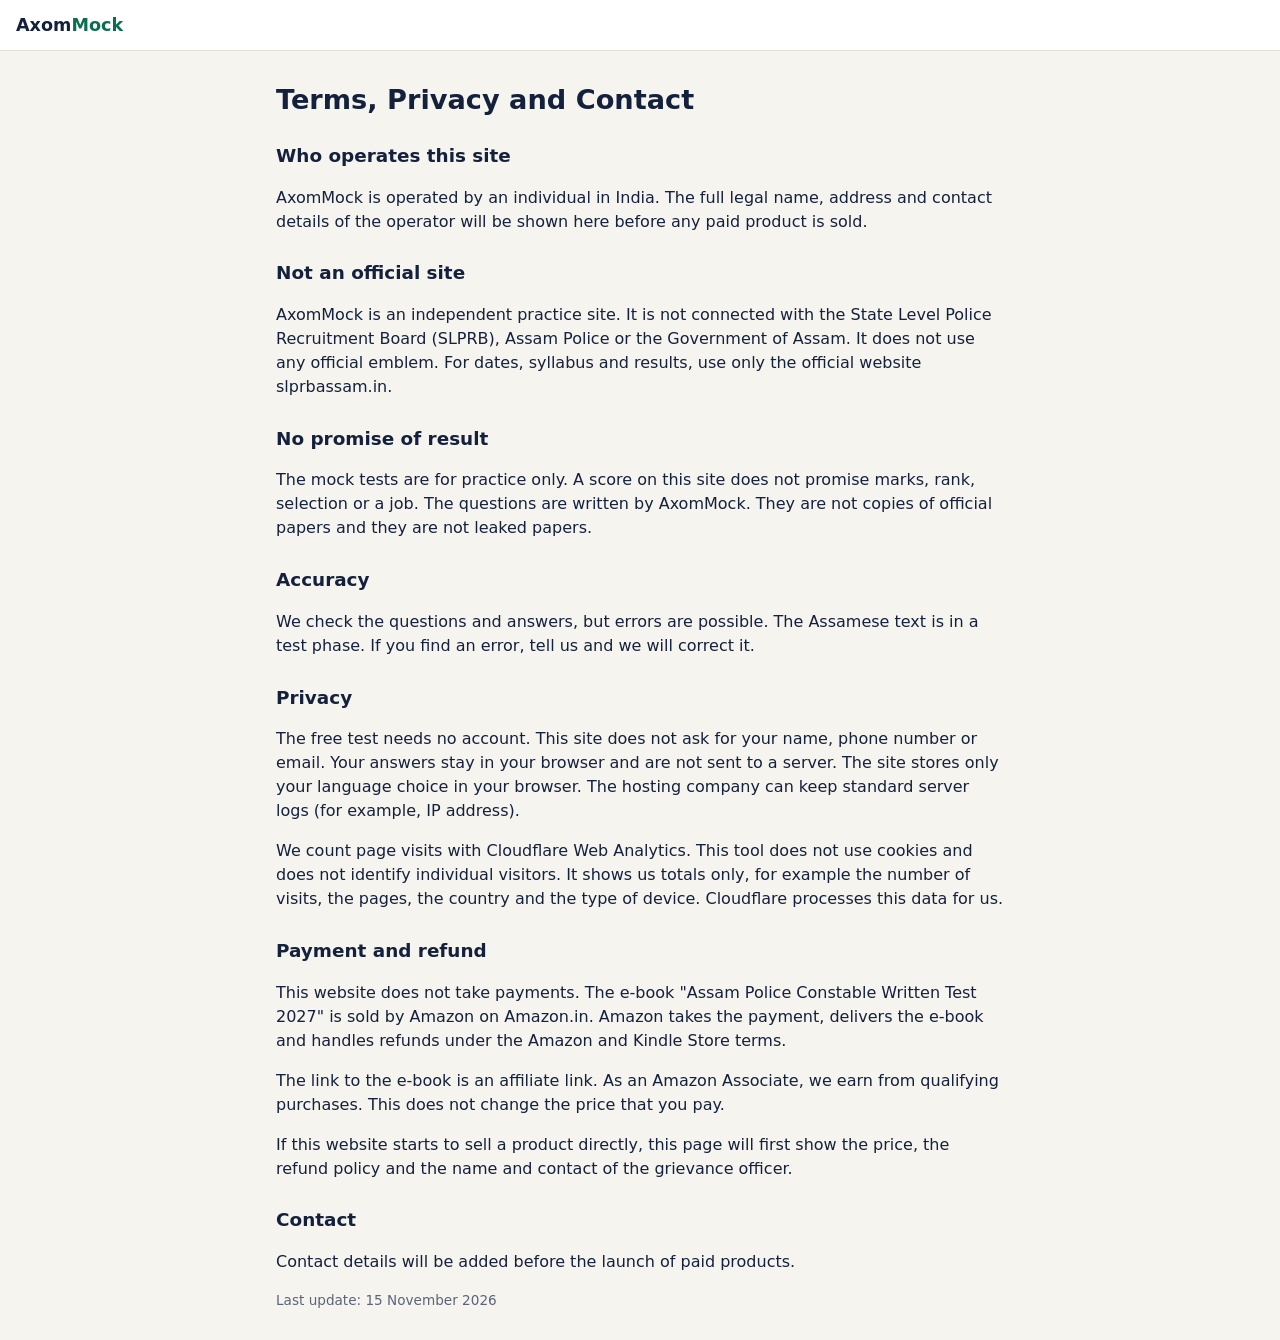
<file: legal.html>
<!DOCTYPE html>
<html lang="en">
<head>
<meta charset="utf-8">
<meta name="viewport" content="width=device-width,initial-scale=1">
<title>Terms, Privacy and Contact – AxomMock</title>
<link rel="stylesheet" href="style.css">
</head>
<body>
<header class="top"><a class="logo" href="index.html">Axom<span>Mock</span></a></header>
<main class="wrap">
<h1>Terms, Privacy and Contact</h1>

<h2>Who operates this site</h2>
<p>AxomMock is operated by an individual in India. The full legal name, address and contact details of the operator will be shown here before any paid product is sold.</p>

<h2>Not an official site</h2>
<p>AxomMock is an independent practice site. It is not connected with the State Level Police Recruitment Board (SLPRB), Assam Police or the Government of Assam. It does not use any official emblem. For dates, syllabus and results, use only the official website slprbassam.in.</p>

<h2>No promise of result</h2>
<p>The mock tests are for practice only. A score on this site does not promise marks, rank, selection or a job. The questions are written by AxomMock. They are not copies of official papers and they are not leaked papers.</p>

<h2>Accuracy</h2>
<p>We check the questions and answers, but errors are possible. The Assamese text is in a test phase. If you find an error, tell us and we will correct it.</p>

<h2>Privacy</h2>
<p>The free test needs no account. This site does not ask for your name, phone number or email. Your answers stay in your browser and are not sent to a server. The site stores only your language choice in your browser. The hosting company can keep standard server logs (for example, IP address).</p>
<p>We count page visits with Cloudflare Web Analytics. This tool does not use cookies and does not identify individual visitors. It shows us totals only, for example the number of visits, the pages, the country and the type of device. Cloudflare processes this data for us.</p>

<h2>Payment and refund</h2>
<p>This website does not take payments. The e-book "Assam Police Constable Written Test 2027" is sold by Amazon on Amazon.in. Amazon takes the payment, delivers the e-book and handles refunds under the Amazon and Kindle Store terms.</p>
<p>The link to the e-book is an affiliate link. As an Amazon Associate, we earn from qualifying purchases. This does not change the price that you pay.</p>
<p>If this website starts to sell a product directly, this page will first show the price, the refund policy and the name and contact of the grievance officer.</p>

<h2>Contact</h2>
<p>Contact details will be added before the launch of paid products.</p>

<p class="note">Last update: 15 November 2026</p>
</main>
<!-- Cloudflare Web Analytics --><script type='module' src='https://static.cloudflareinsights.com/beacon.min.js' data-cf-beacon='{"token": "37643b3091d94e91ad17ff8a0eee2a0e"}'></script><!-- End Cloudflare Web Analytics -->
</body>
</html>
</file>
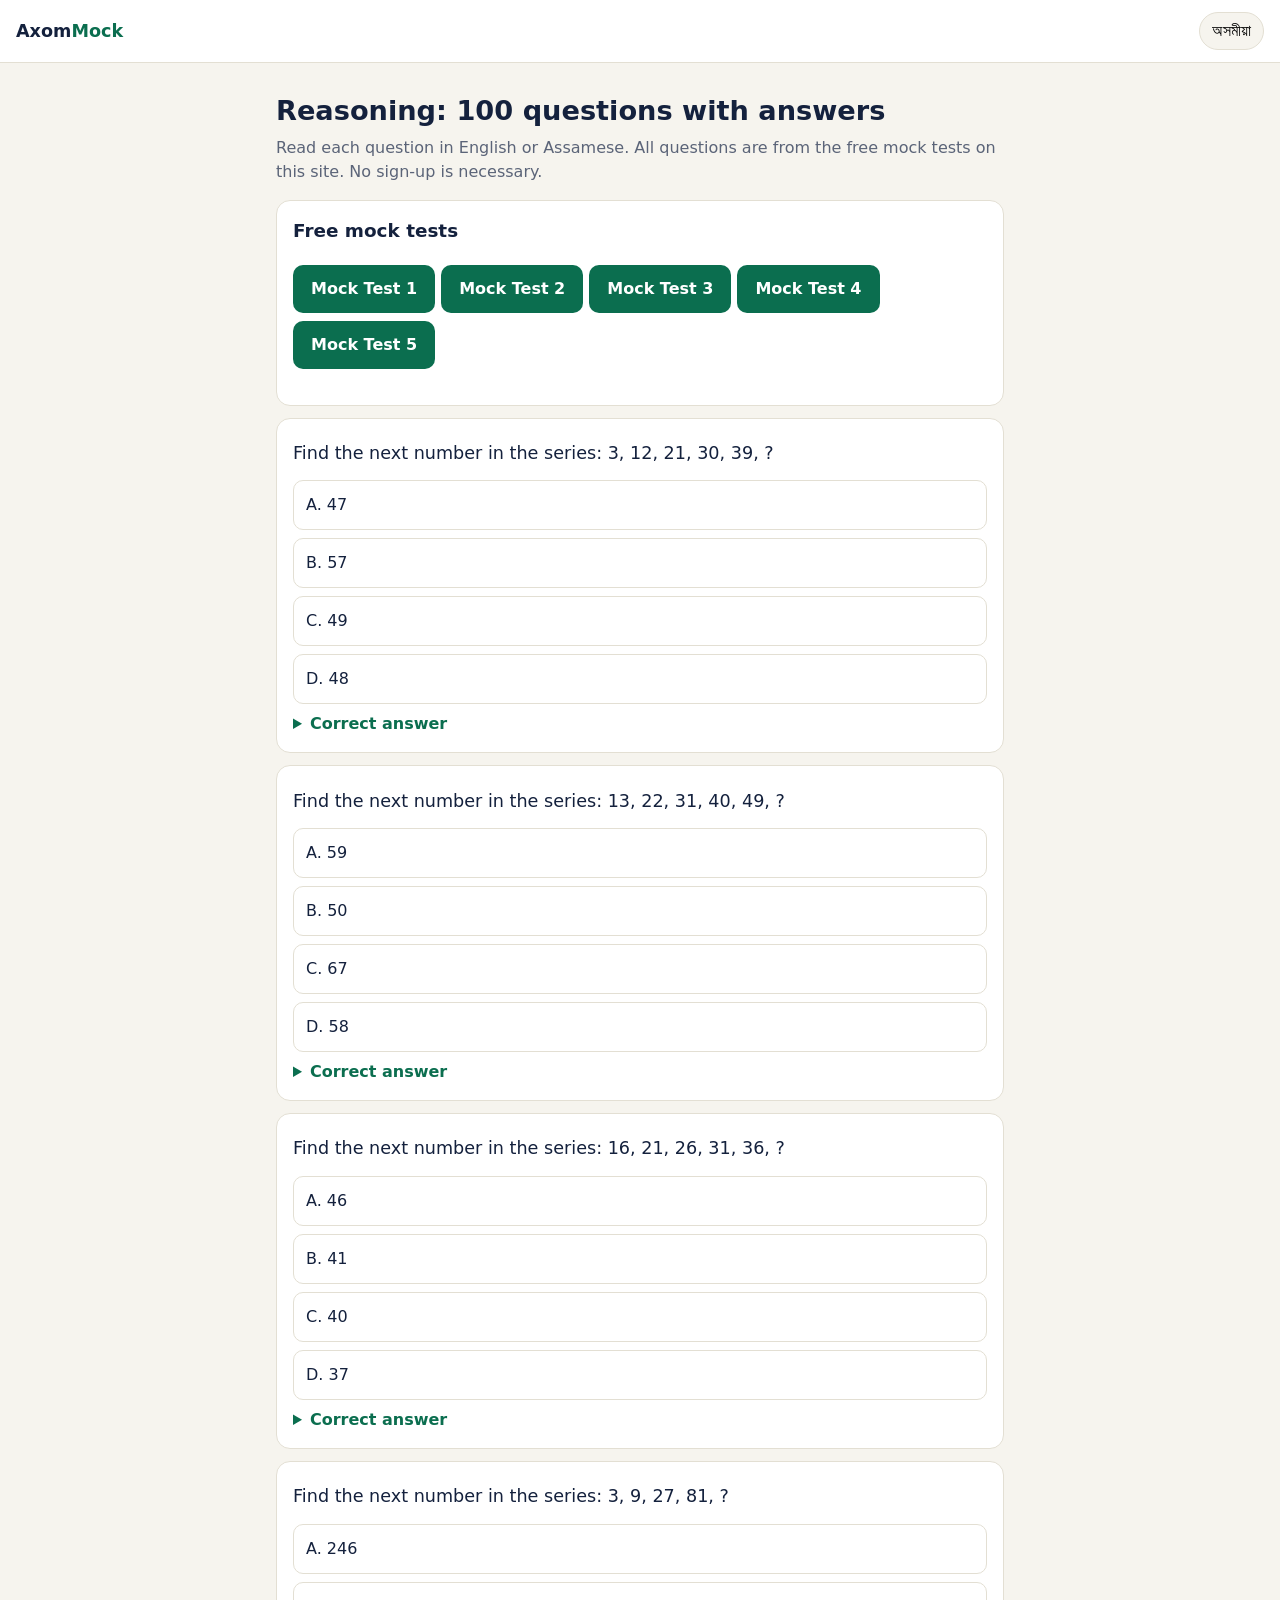
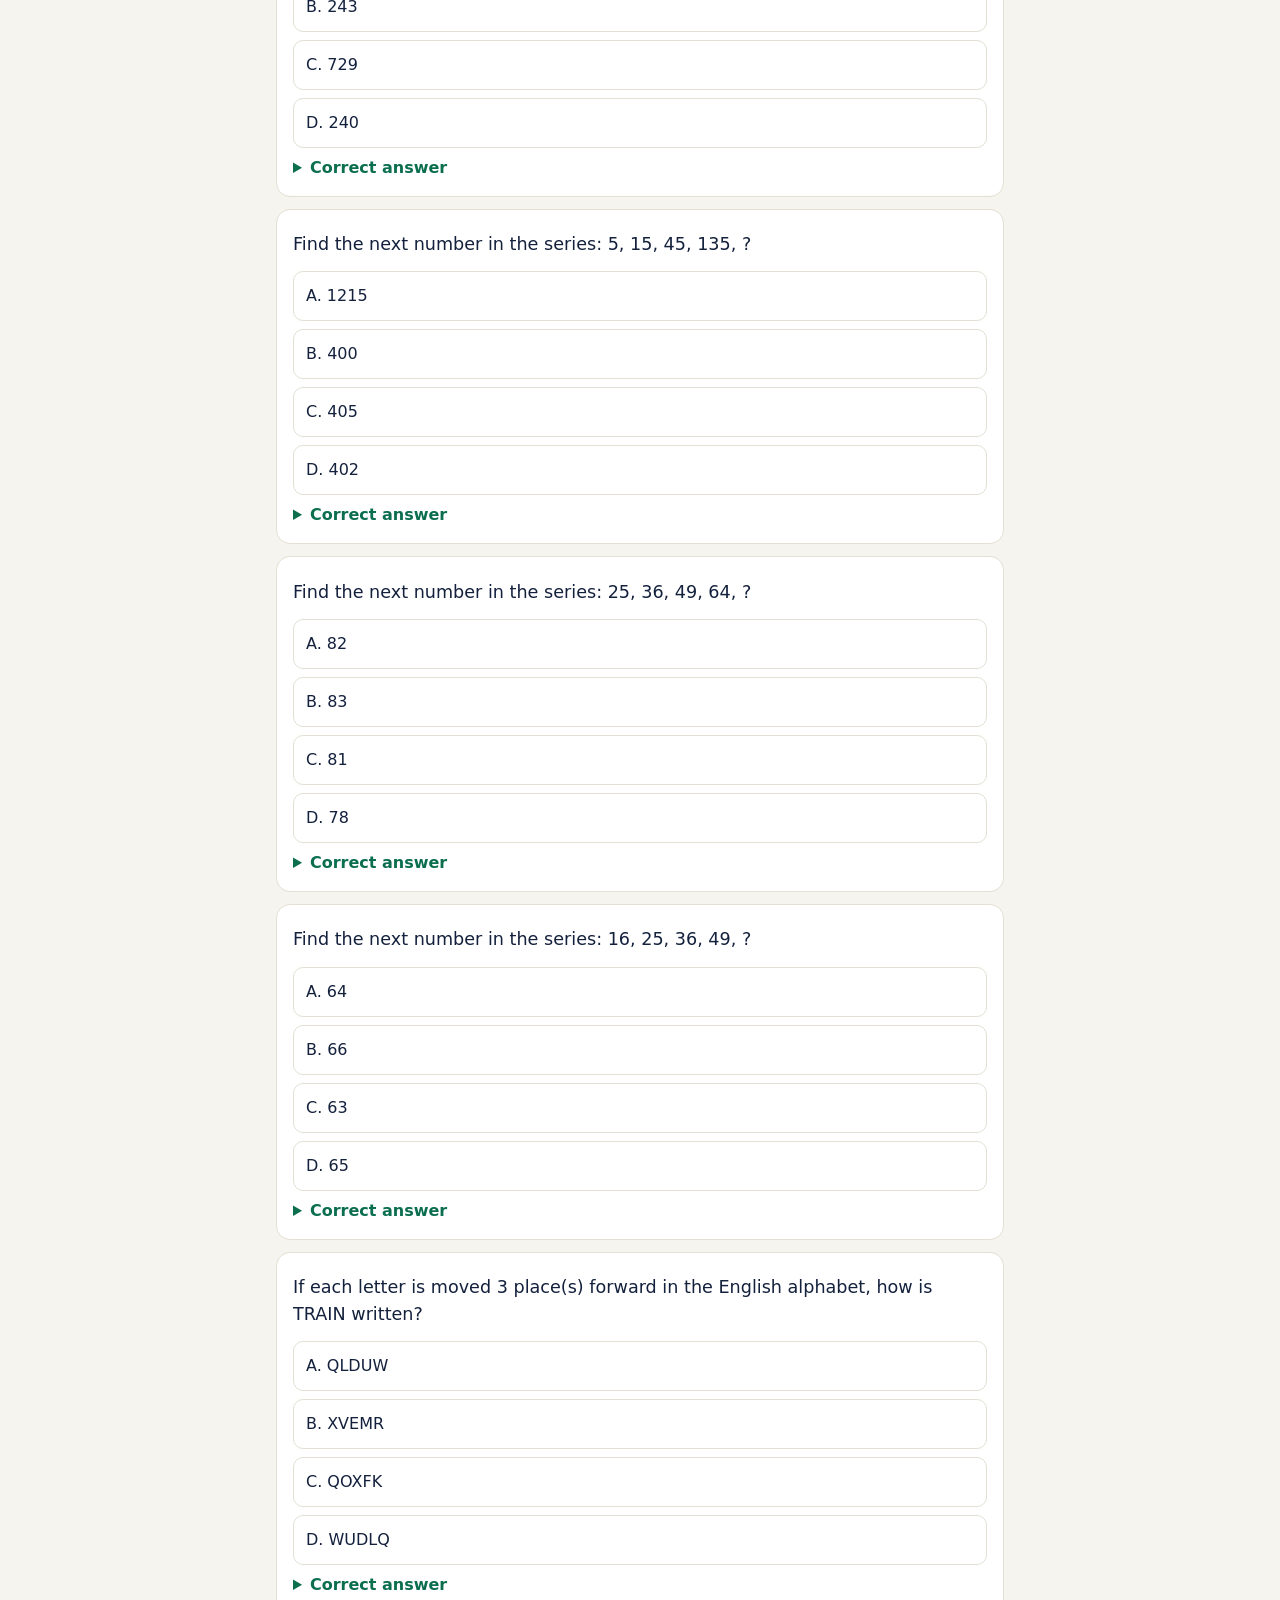
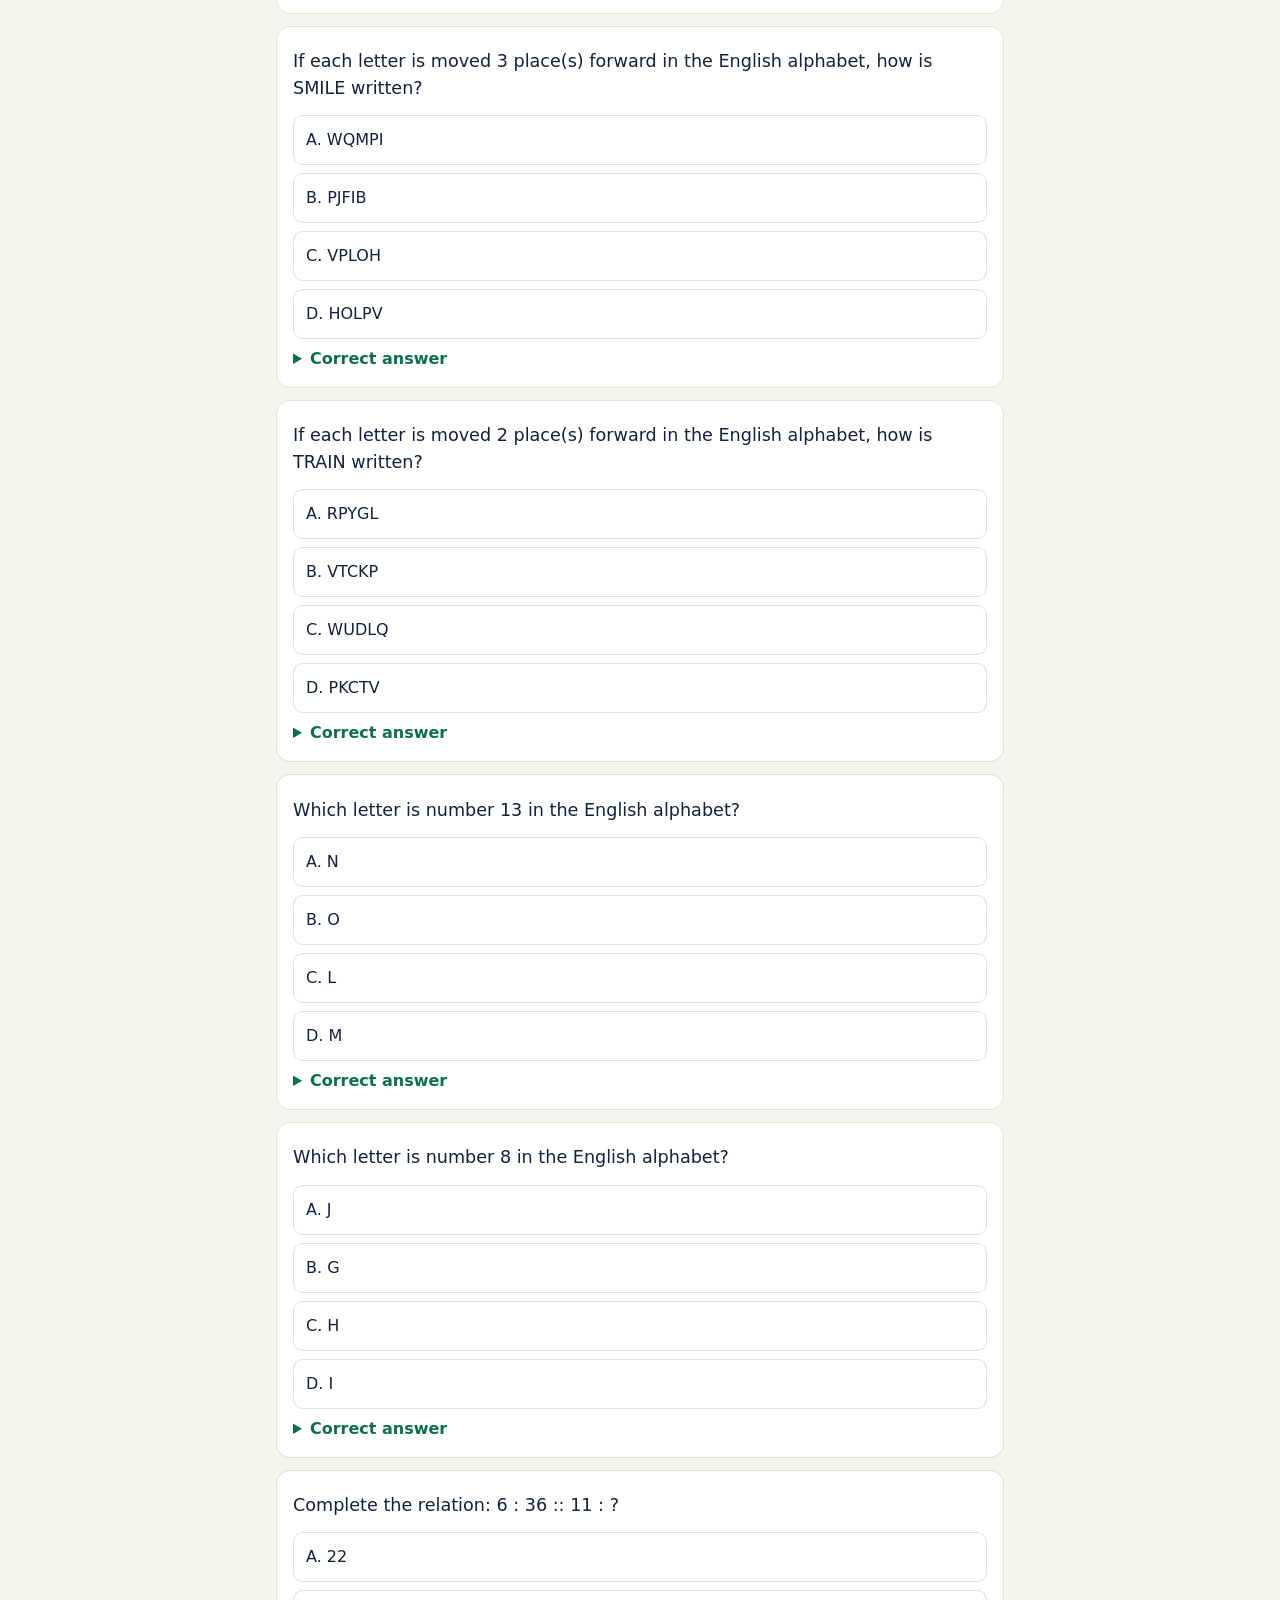
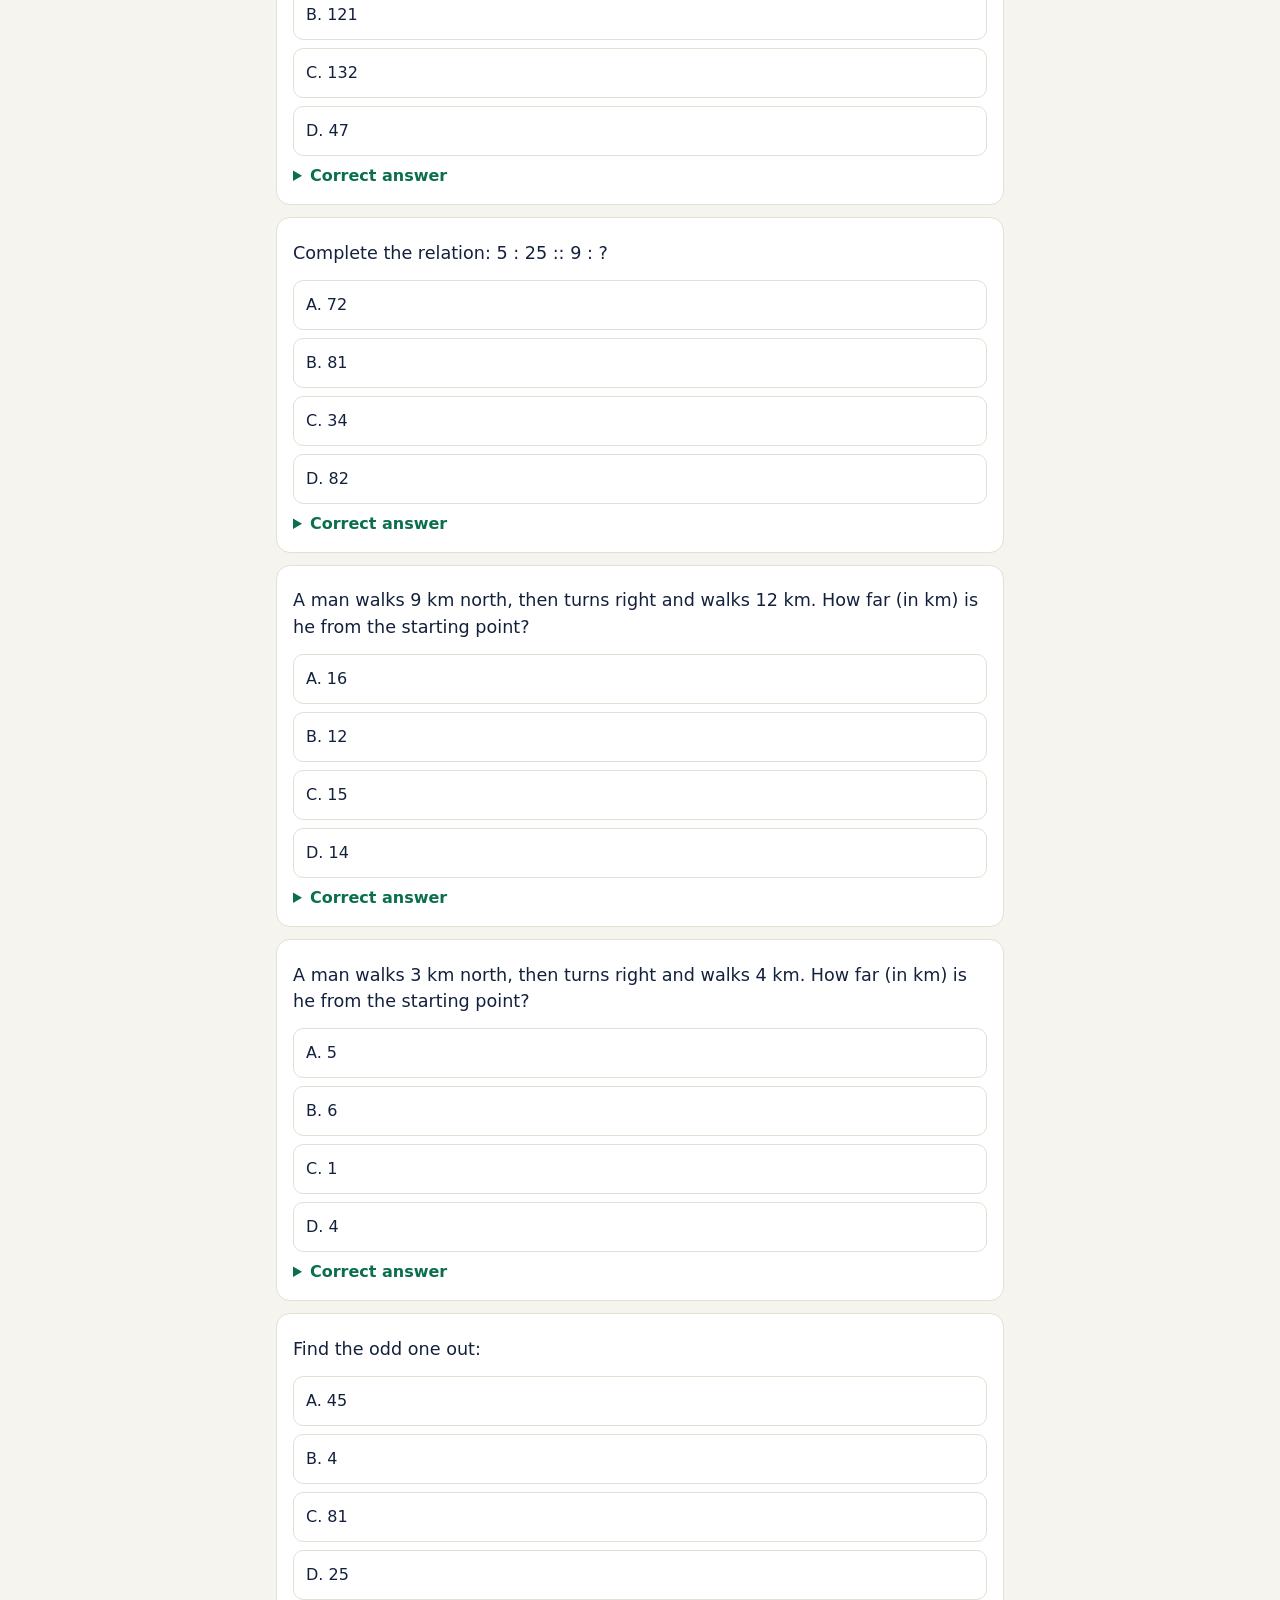
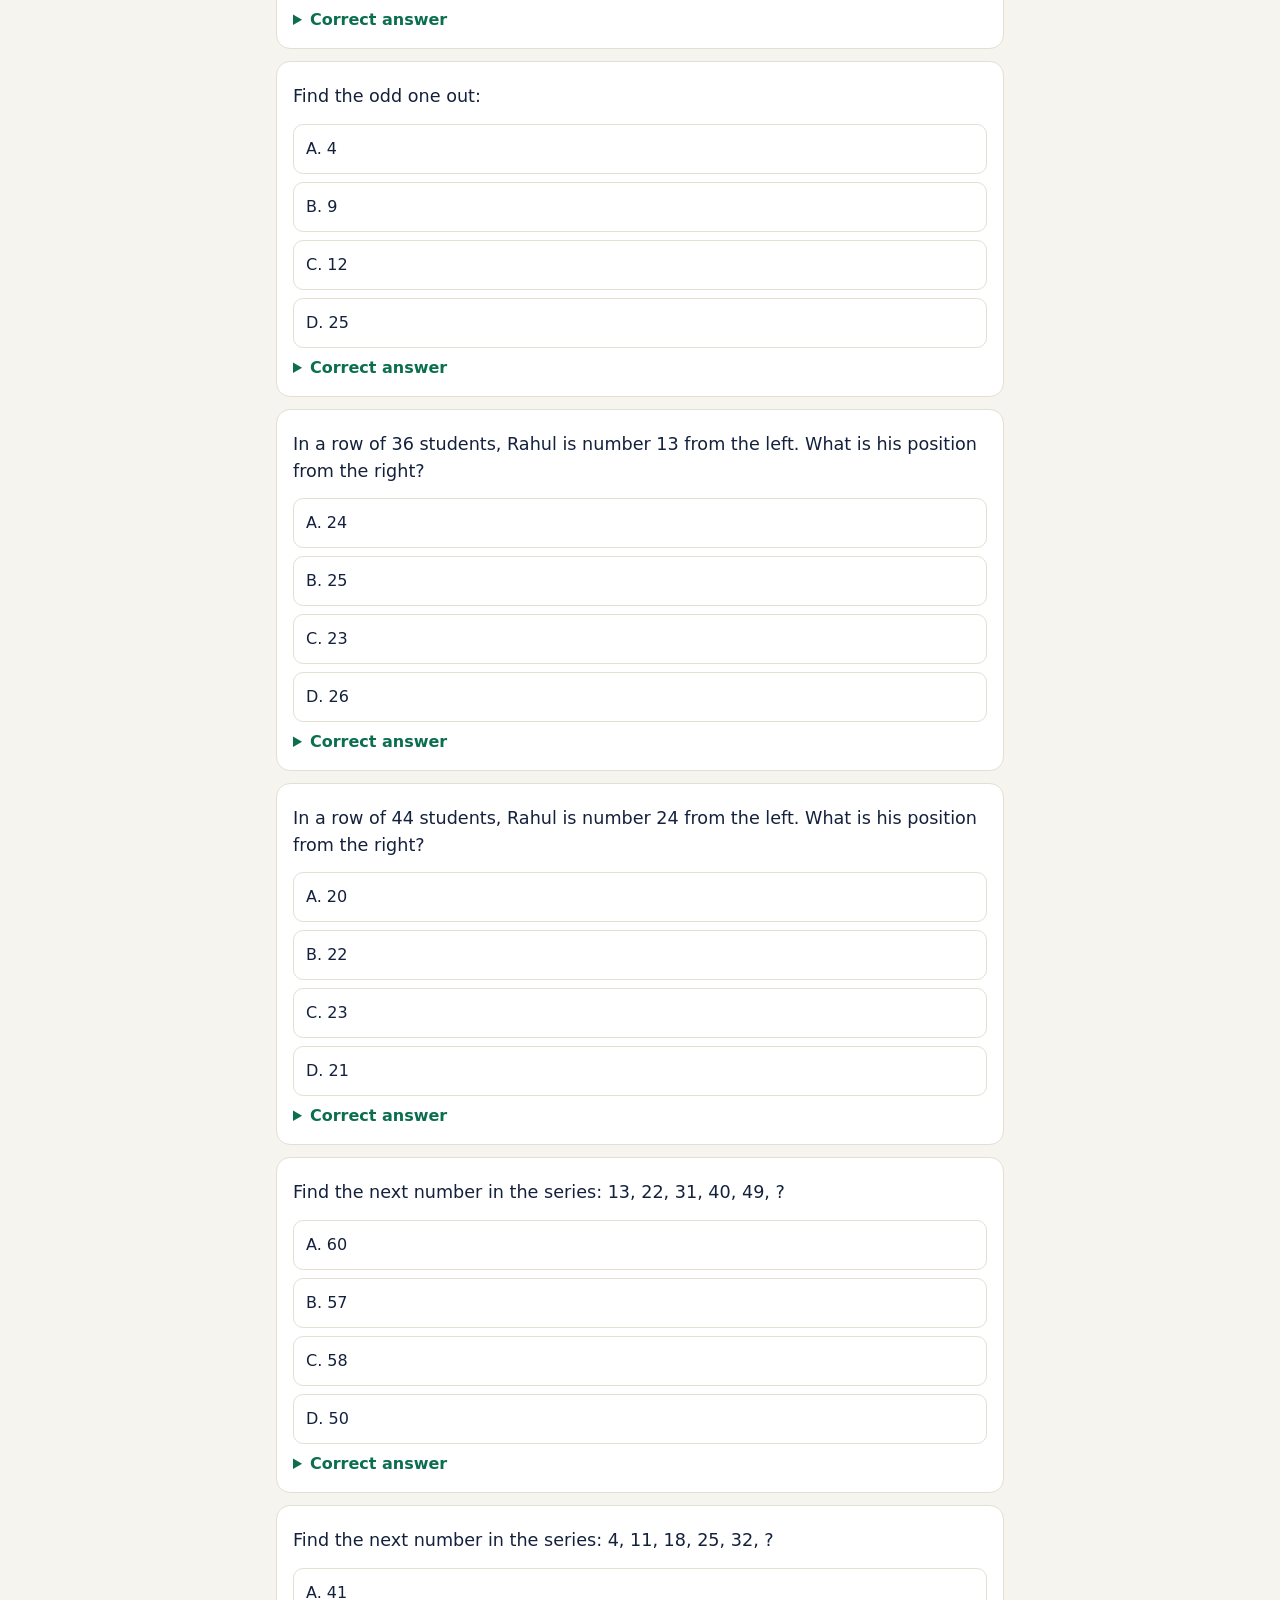
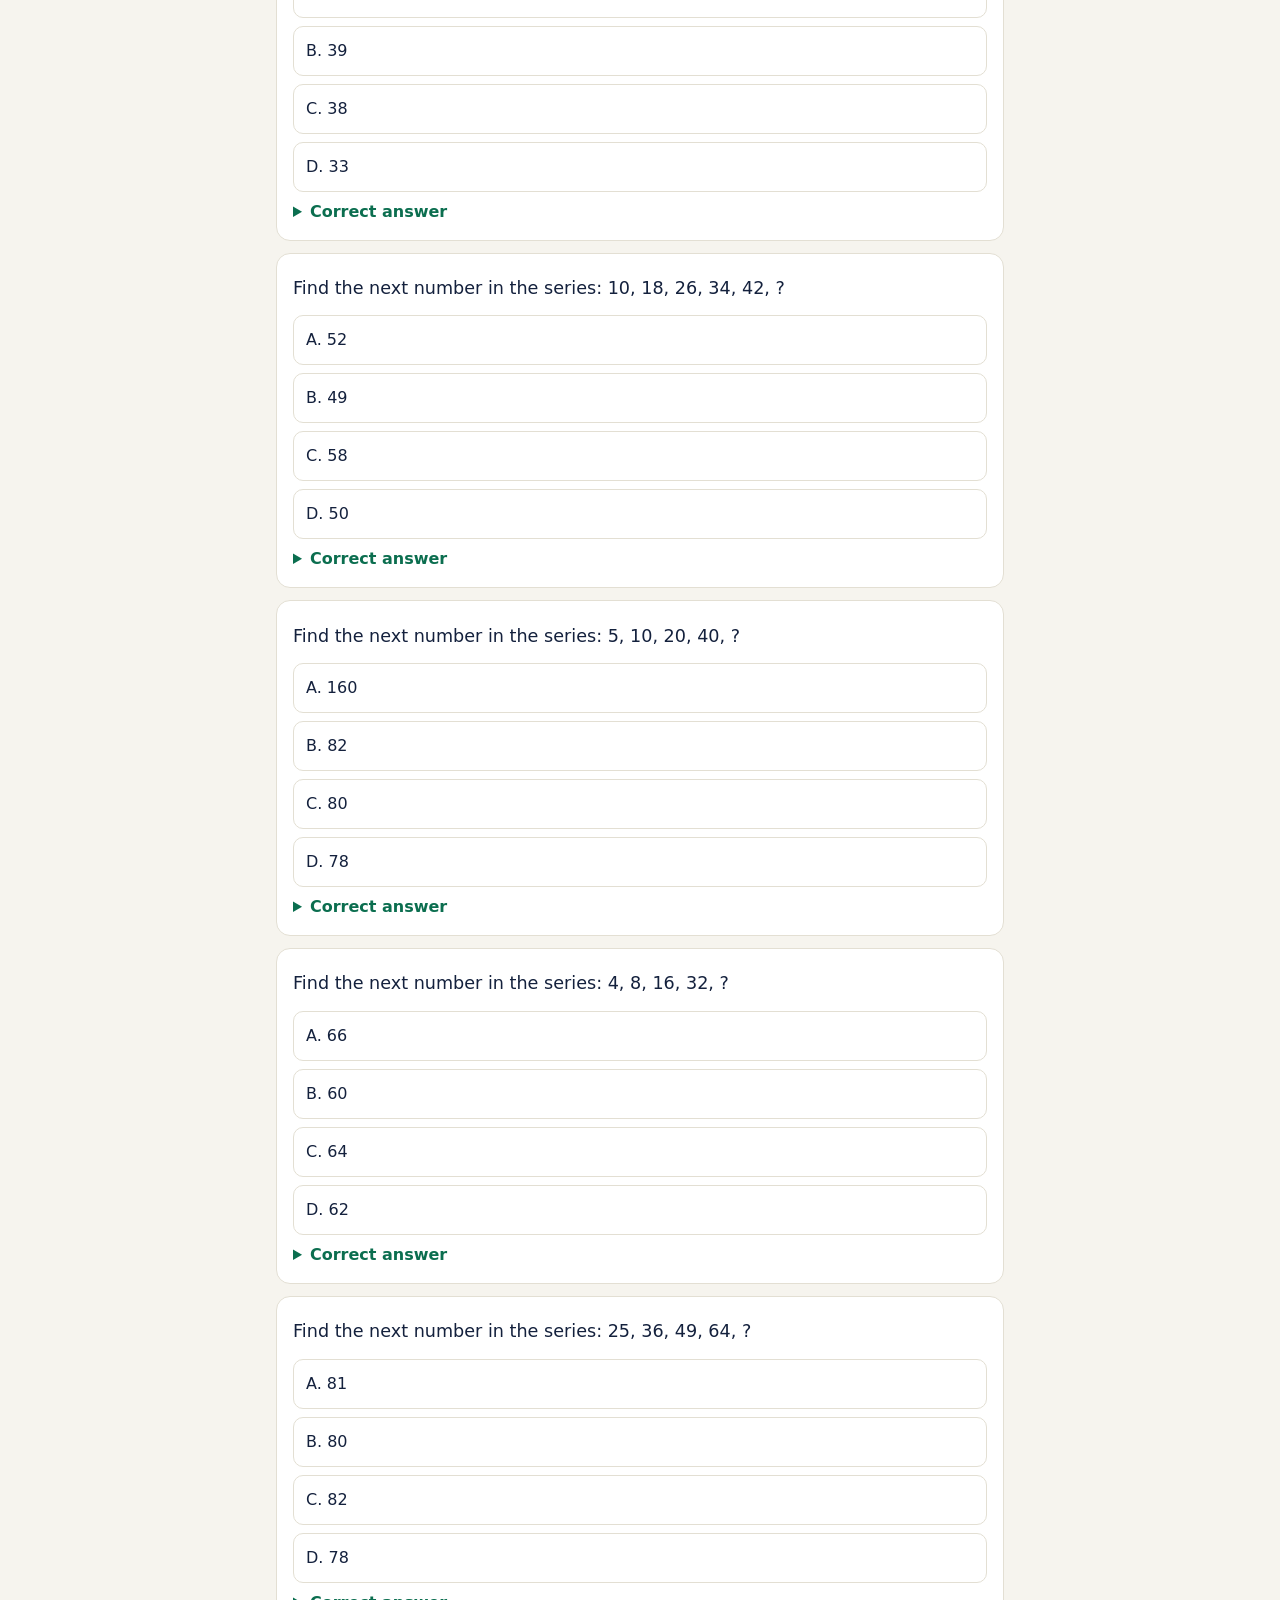
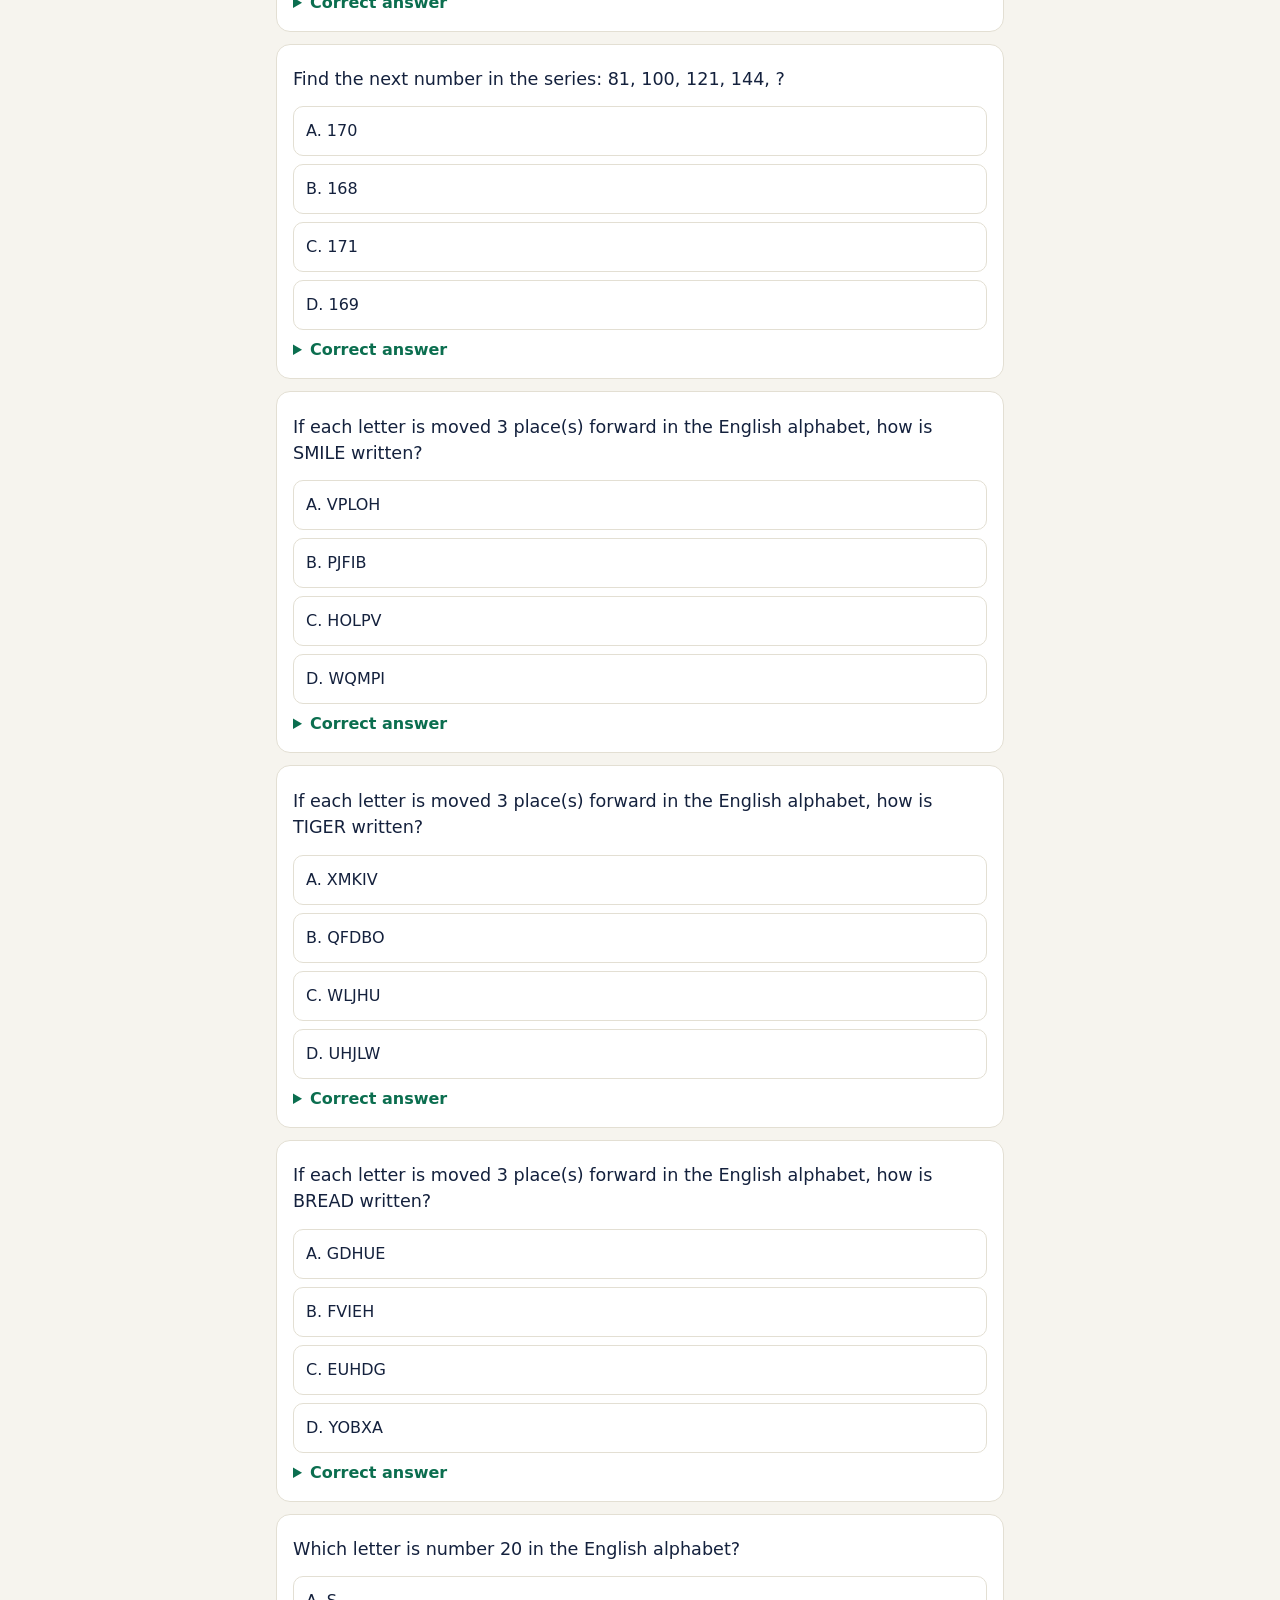
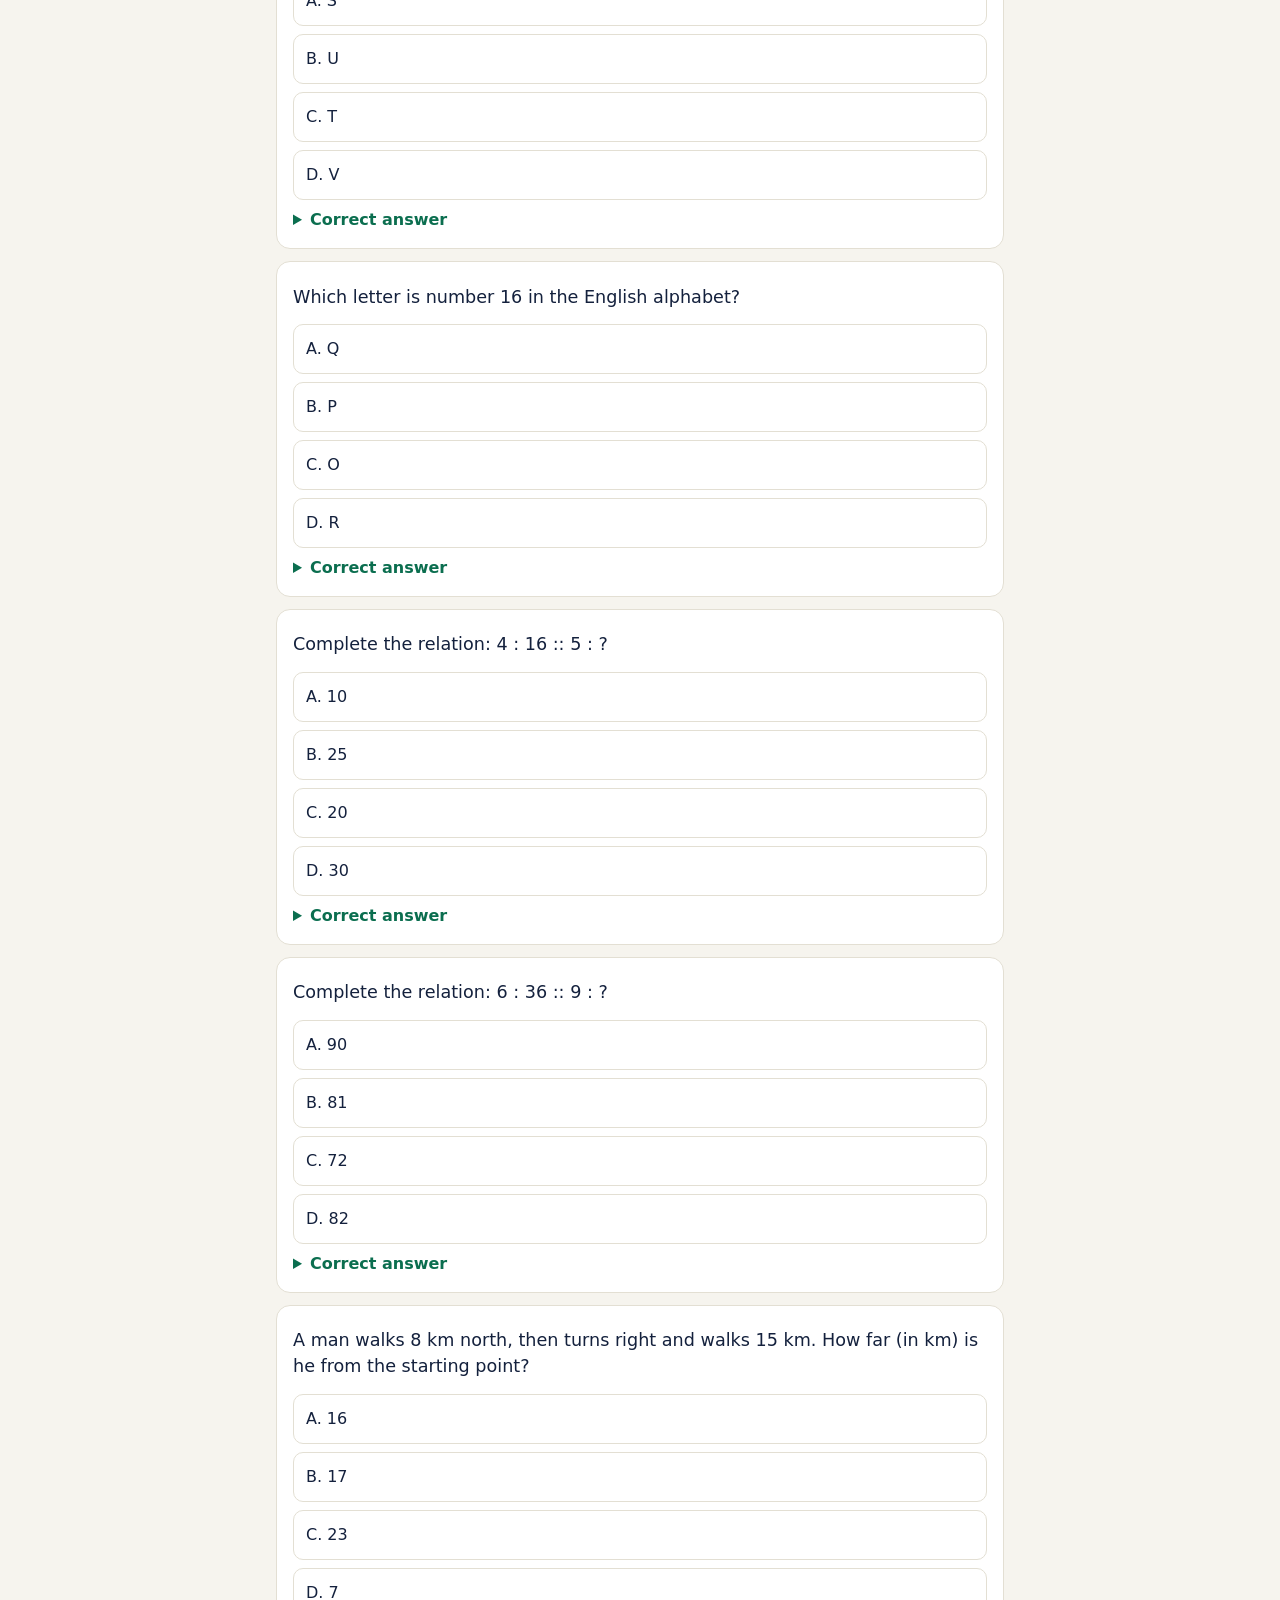
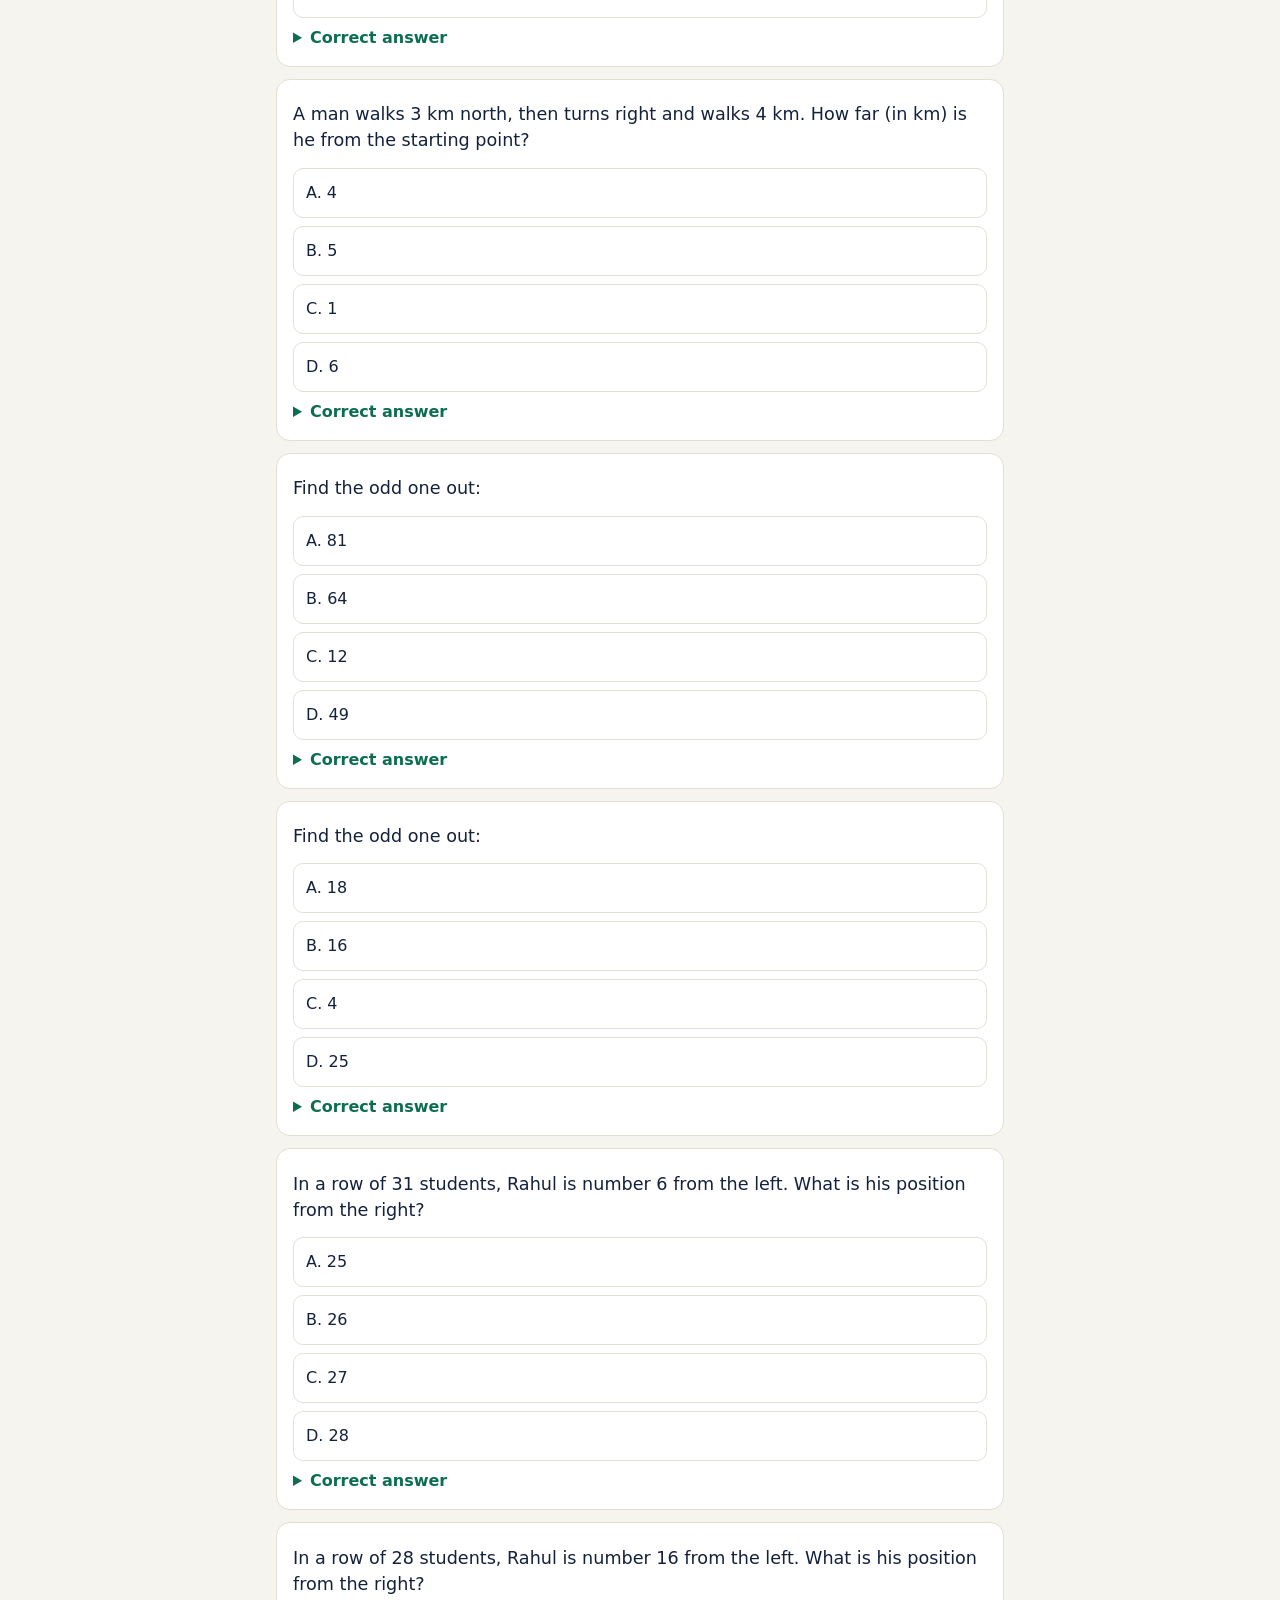
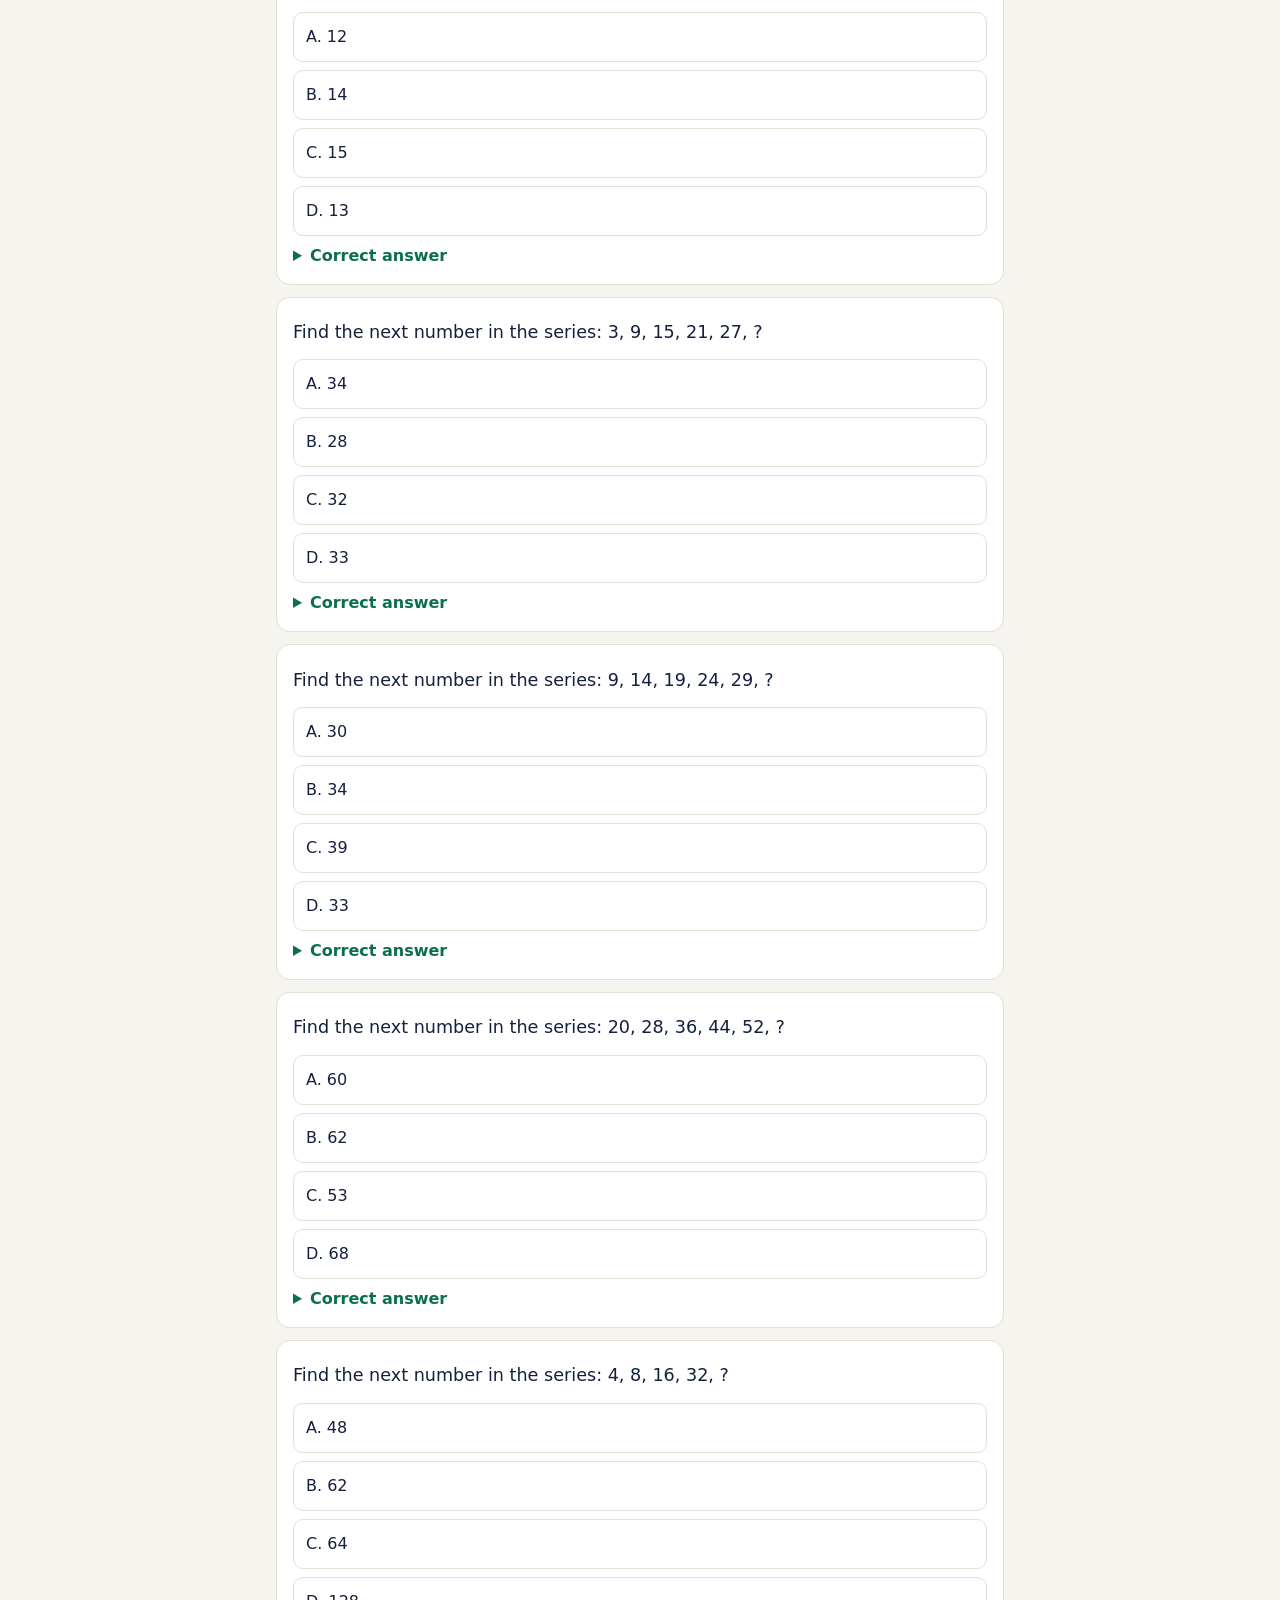
<file: reasoning-questions.html>
<!DOCTYPE html>
<html lang="en">
<head>
<meta charset="utf-8">
<meta name="viewport" content="width=device-width,initial-scale=1">
<title>Reasoning Questions with Answers for Assam Police 2027 (English + Assamese) – AxomMock</title>
<meta name="description" content="100 reasoning questions with answers, from the free AxomMock mock tests for the Assam Police written test. English and Assamese.">
<link rel="canonical" href="https://assam.chewd.study/reasoning-questions.html">
<link rel="stylesheet" href="style.css">
</head>
<body>
<header class="top">
  <a class="logo" href="index.html">Axom<span>Mock</span></a>
  <button class="lang" id="lang"></button>
</header>
<main class="wrap static">
  <h1 data-en="Reasoning: 100 questions with answers" data-as="যুক্তি: উত্তৰসহ 100 টা প্ৰশ্ন">Reasoning: 100 questions with answers</h1>
  <p class="sub" data-en="Read each question in English or Assamese. All questions are from the free mock tests on this site. No sign-up is necessary." data-as="প্ৰতিটো প্ৰশ্ন ইংৰাজী বা অসমীয়াত পঢ়ক। পঞ্জীয়নৰ প্ৰয়োজন নাই।">Read each question in English or Assamese. All questions are from the free mock tests on this site. No sign-up is necessary.</p>

  <div class="card">
    <h2 style="margin-top:0" data-en="Free mock tests" data-as="বিনামূলীয়া মক টেষ্ট">Free mock tests</h2>
    <p><a class="btn" style="margin:4px 6px 4px 0" href="test.html?m=1" data-en="Mock Test 1" data-as="মক টেষ্ট 1">Mock Test 1</a><a class="btn" style="margin:4px 6px 4px 0" href="test.html?m=2" data-en="Mock Test 2" data-as="মক টেষ্ট 2">Mock Test 2</a><a class="btn" style="margin:4px 6px 4px 0" href="test.html?m=3" data-en="Mock Test 3" data-as="মক টেষ্ট 3">Mock Test 3</a><a class="btn" style="margin:4px 6px 4px 0" href="test.html?m=4" data-en="Mock Test 4" data-as="মক টেষ্ট 4">Mock Test 4</a><a class="btn" style="margin:4px 6px 4px 0" href="test.html?m=5" data-en="Mock Test 5" data-as="মক টেষ্ট 5">Mock Test 5</a></p>
  </div>

  <div class="card">
    <p class="qtext" data-en="Find the next number in the series: 3, 12, 21, 30, 39, ?" data-as="সংখ্যাৰ ক্ৰমটোৰ পৰৱৰ্তী সংখ্যাটো উলিওৱা: 3, 12, 21, 30, 39, ?">Find the next number in the series: 3, 12, 21, 30, 39, ?</p>
    <div class="opt" data-en="A. 47" data-as="A. 47">A. 47</div>
    <div class="opt" data-en="B. 57" data-as="B. 57">B. 57</div>
    <div class="opt" data-en="C. 49" data-as="C. 49">C. 49</div>
    <div class="opt" data-en="D. 48" data-as="D. 48">D. 48</div>
    <details><summary data-en="Correct answer" data-as="শুদ্ধ উত্তৰ">Correct answer</summary><p class="exp" data-en="D. 48 · Add 9 each time." data-as="D. 48 · Add 9 each time.">D. 48 · Add 9 each time.</p></details>
  </div>
  <div class="card">
    <p class="qtext" data-en="Find the next number in the series: 13, 22, 31, 40, 49, ?" data-as="সংখ্যাৰ ক্ৰমটোৰ পৰৱৰ্তী সংখ্যাটো উলিওৱা: 13, 22, 31, 40, 49, ?">Find the next number in the series: 13, 22, 31, 40, 49, ?</p>
    <div class="opt" data-en="A. 59" data-as="A. 59">A. 59</div>
    <div class="opt" data-en="B. 50" data-as="B. 50">B. 50</div>
    <div class="opt" data-en="C. 67" data-as="C. 67">C. 67</div>
    <div class="opt" data-en="D. 58" data-as="D. 58">D. 58</div>
    <details><summary data-en="Correct answer" data-as="শুদ্ধ উত্তৰ">Correct answer</summary><p class="exp" data-en="D. 58 · Add 9 each time." data-as="D. 58 · Add 9 each time.">D. 58 · Add 9 each time.</p></details>
  </div>
  <div class="card">
    <p class="qtext" data-en="Find the next number in the series: 16, 21, 26, 31, 36, ?" data-as="সংখ্যাৰ ক্ৰমটোৰ পৰৱৰ্তী সংখ্যাটো উলিওৱা: 16, 21, 26, 31, 36, ?">Find the next number in the series: 16, 21, 26, 31, 36, ?</p>
    <div class="opt" data-en="A. 46" data-as="A. 46">A. 46</div>
    <div class="opt" data-en="B. 41" data-as="B. 41">B. 41</div>
    <div class="opt" data-en="C. 40" data-as="C. 40">C. 40</div>
    <div class="opt" data-en="D. 37" data-as="D. 37">D. 37</div>
    <details><summary data-en="Correct answer" data-as="শুদ্ধ উত্তৰ">Correct answer</summary><p class="exp" data-en="B. 41 · Add 5 each time." data-as="B. 41 · Add 5 each time.">B. 41 · Add 5 each time.</p></details>
  </div>
  <div class="card">
    <p class="qtext" data-en="Find the next number in the series: 3, 9, 27, 81, ?" data-as="সংখ্যাৰ ক্ৰমটোৰ পৰৱৰ্তী সংখ্যাটো উলিওৱা: 3, 9, 27, 81, ?">Find the next number in the series: 3, 9, 27, 81, ?</p>
    <div class="opt" data-en="A. 246" data-as="A. 246">A. 246</div>
    <div class="opt" data-en="B. 243" data-as="B. 243">B. 243</div>
    <div class="opt" data-en="C. 729" data-as="C. 729">C. 729</div>
    <div class="opt" data-en="D. 240" data-as="D. 240">D. 240</div>
    <details><summary data-en="Correct answer" data-as="শুদ্ধ উত্তৰ">Correct answer</summary><p class="exp" data-en="B. 243 · Multiply by 3 each time." data-as="B. 243 · Multiply by 3 each time.">B. 243 · Multiply by 3 each time.</p></details>
  </div>
  <div class="card">
    <p class="qtext" data-en="Find the next number in the series: 5, 15, 45, 135, ?" data-as="সংখ্যাৰ ক্ৰমটোৰ পৰৱৰ্তী সংখ্যাটো উলিওৱা: 5, 15, 45, 135, ?">Find the next number in the series: 5, 15, 45, 135, ?</p>
    <div class="opt" data-en="A. 1215" data-as="A. 1215">A. 1215</div>
    <div class="opt" data-en="B. 400" data-as="B. 400">B. 400</div>
    <div class="opt" data-en="C. 405" data-as="C. 405">C. 405</div>
    <div class="opt" data-en="D. 402" data-as="D. 402">D. 402</div>
    <details><summary data-en="Correct answer" data-as="শুদ্ধ উত্তৰ">Correct answer</summary><p class="exp" data-en="C. 405 · Multiply by 3 each time." data-as="C. 405 · Multiply by 3 each time.">C. 405 · Multiply by 3 each time.</p></details>
  </div>
  <div class="card">
    <p class="qtext" data-en="Find the next number in the series: 25, 36, 49, 64, ?" data-as="সংখ্যাৰ ক্ৰমটোৰ পৰৱৰ্তী সংখ্যাটো উলিওৱা: 25, 36, 49, 64, ?">Find the next number in the series: 25, 36, 49, 64, ?</p>
    <div class="opt" data-en="A. 82" data-as="A. 82">A. 82</div>
    <div class="opt" data-en="B. 83" data-as="B. 83">B. 83</div>
    <div class="opt" data-en="C. 81" data-as="C. 81">C. 81</div>
    <div class="opt" data-en="D. 78" data-as="D. 78">D. 78</div>
    <details><summary data-en="Correct answer" data-as="শুদ্ধ উত্তৰ">Correct answer</summary><p class="exp" data-en="C. 81 · Squares of 5, 6, 7, 8, 9." data-as="C. 81 · Squares of 5, 6, 7, 8, 9.">C. 81 · Squares of 5, 6, 7, 8, 9.</p></details>
  </div>
  <div class="card">
    <p class="qtext" data-en="Find the next number in the series: 16, 25, 36, 49, ?" data-as="সংখ্যাৰ ক্ৰমটোৰ পৰৱৰ্তী সংখ্যাটো উলিওৱা: 16, 25, 36, 49, ?">Find the next number in the series: 16, 25, 36, 49, ?</p>
    <div class="opt" data-en="A. 64" data-as="A. 64">A. 64</div>
    <div class="opt" data-en="B. 66" data-as="B. 66">B. 66</div>
    <div class="opt" data-en="C. 63" data-as="C. 63">C. 63</div>
    <div class="opt" data-en="D. 65" data-as="D. 65">D. 65</div>
    <details><summary data-en="Correct answer" data-as="শুদ্ধ উত্তৰ">Correct answer</summary><p class="exp" data-en="A. 64 · Squares of 4, 5, 6, 7, 8." data-as="A. 64 · Squares of 4, 5, 6, 7, 8.">A. 64 · Squares of 4, 5, 6, 7, 8.</p></details>
  </div>
  <div class="card">
    <p class="qtext" data-en="If each letter is moved 3 place(s) forward in the English alphabet, how is TRAIN written?" data-as="যদি প্ৰতিটো ইংৰাজী আখৰ বৰ্ণমালাত 3 ঘৰ আগুৱাই দিয়া হয়, তেন্তে TRAIN ক কেনেকৈ লিখা হ&#39;ব?">If each letter is moved 3 place(s) forward in the English alphabet, how is TRAIN written?</p>
    <div class="opt" data-en="A. QLDUW" data-as="A. QLDUW">A. QLDUW</div>
    <div class="opt" data-en="B. XVEMR" data-as="B. XVEMR">B. XVEMR</div>
    <div class="opt" data-en="C. QOXFK" data-as="C. QOXFK">C. QOXFK</div>
    <div class="opt" data-en="D. WUDLQ" data-as="D. WUDLQ">D. WUDLQ</div>
    <details><summary data-en="Correct answer" data-as="শুদ্ধ উত্তৰ">Correct answer</summary><p class="exp" data-en="D. WUDLQ · T→W, R→U ..." data-as="D. WUDLQ · T→W, R→U ...">D. WUDLQ · T→W, R→U ...</p></details>
  </div>
  <div class="card">
    <p class="qtext" data-en="If each letter is moved 3 place(s) forward in the English alphabet, how is SMILE written?" data-as="যদি প্ৰতিটো ইংৰাজী আখৰ বৰ্ণমালাত 3 ঘৰ আগুৱাই দিয়া হয়, তেন্তে SMILE ক কেনেকৈ লিখা হ&#39;ব?">If each letter is moved 3 place(s) forward in the English alphabet, how is SMILE written?</p>
    <div class="opt" data-en="A. WQMPI" data-as="A. WQMPI">A. WQMPI</div>
    <div class="opt" data-en="B. PJFIB" data-as="B. PJFIB">B. PJFIB</div>
    <div class="opt" data-en="C. VPLOH" data-as="C. VPLOH">C. VPLOH</div>
    <div class="opt" data-en="D. HOLPV" data-as="D. HOLPV">D. HOLPV</div>
    <details><summary data-en="Correct answer" data-as="শুদ্ধ উত্তৰ">Correct answer</summary><p class="exp" data-en="C. VPLOH · S→V, M→P ..." data-as="C. VPLOH · S→V, M→P ...">C. VPLOH · S→V, M→P ...</p></details>
  </div>
  <div class="card">
    <p class="qtext" data-en="If each letter is moved 2 place(s) forward in the English alphabet, how is TRAIN written?" data-as="যদি প্ৰতিটো ইংৰাজী আখৰ বৰ্ণমালাত 2 ঘৰ আগুৱাই দিয়া হয়, তেন্তে TRAIN ক কেনেকৈ লিখা হ&#39;ব?">If each letter is moved 2 place(s) forward in the English alphabet, how is TRAIN written?</p>
    <div class="opt" data-en="A. RPYGL" data-as="A. RPYGL">A. RPYGL</div>
    <div class="opt" data-en="B. VTCKP" data-as="B. VTCKP">B. VTCKP</div>
    <div class="opt" data-en="C. WUDLQ" data-as="C. WUDLQ">C. WUDLQ</div>
    <div class="opt" data-en="D. PKCTV" data-as="D. PKCTV">D. PKCTV</div>
    <details><summary data-en="Correct answer" data-as="শুদ্ধ উত্তৰ">Correct answer</summary><p class="exp" data-en="B. VTCKP · T→V, R→T ..." data-as="B. VTCKP · T→V, R→T ...">B. VTCKP · T→V, R→T ...</p></details>
  </div>
  <div class="card">
    <p class="qtext" data-en="Which letter is number 13 in the English alphabet?" data-as="ইংৰাজী বৰ্ণমালাৰ 13 নম্বৰ আখৰটো কি?">Which letter is number 13 in the English alphabet?</p>
    <div class="opt" data-en="A. N" data-as="A. N">A. N</div>
    <div class="opt" data-en="B. O" data-as="B. O">B. O</div>
    <div class="opt" data-en="C. L" data-as="C. L">C. L</div>
    <div class="opt" data-en="D. M" data-as="D. M">D. M</div>
    <details><summary data-en="Correct answer" data-as="শুদ্ধ উত্তৰ">Correct answer</summary><p class="exp" data-en="D. M · A=1, B=2 ... M=13" data-as="D. M · A=1, B=2 ... M=13">D. M · A=1, B=2 ... M=13</p></details>
  </div>
  <div class="card">
    <p class="qtext" data-en="Which letter is number 8 in the English alphabet?" data-as="ইংৰাজী বৰ্ণমালাৰ 8 নম্বৰ আখৰটো কি?">Which letter is number 8 in the English alphabet?</p>
    <div class="opt" data-en="A. J" data-as="A. J">A. J</div>
    <div class="opt" data-en="B. G" data-as="B. G">B. G</div>
    <div class="opt" data-en="C. H" data-as="C. H">C. H</div>
    <div class="opt" data-en="D. I" data-as="D. I">D. I</div>
    <details><summary data-en="Correct answer" data-as="শুদ্ধ উত্তৰ">Correct answer</summary><p class="exp" data-en="C. H · A=1, B=2 ... H=8" data-as="C. H · A=1, B=2 ... H=8">C. H · A=1, B=2 ... H=8</p></details>
  </div>
  <div class="card">
    <p class="qtext" data-en="Complete the relation:  6 : 36 :: 11 : ?" data-as="সম্পৰ্কটো সম্পূৰ্ণ কৰা:  6 : 36 :: 11 : ?">Complete the relation:  6 : 36 :: 11 : ?</p>
    <div class="opt" data-en="A. 22" data-as="A. 22">A. 22</div>
    <div class="opt" data-en="B. 121" data-as="B. 121">B. 121</div>
    <div class="opt" data-en="C. 132" data-as="C. 132">C. 132</div>
    <div class="opt" data-en="D. 47" data-as="D. 47">D. 47</div>
    <details><summary data-en="Correct answer" data-as="শুদ্ধ উত্তৰ">Correct answer</summary><p class="exp" data-en="B. 121 · The second number is the square of the first." data-as="B. 121 · The second number is the square of the first.">B. 121 · The second number is the square of the first.</p></details>
  </div>
  <div class="card">
    <p class="qtext" data-en="Complete the relation:  5 : 25 :: 9 : ?" data-as="সম্পৰ্কটো সম্পূৰ্ণ কৰা:  5 : 25 :: 9 : ?">Complete the relation:  5 : 25 :: 9 : ?</p>
    <div class="opt" data-en="A. 72" data-as="A. 72">A. 72</div>
    <div class="opt" data-en="B. 81" data-as="B. 81">B. 81</div>
    <div class="opt" data-en="C. 34" data-as="C. 34">C. 34</div>
    <div class="opt" data-en="D. 82" data-as="D. 82">D. 82</div>
    <details><summary data-en="Correct answer" data-as="শুদ্ধ উত্তৰ">Correct answer</summary><p class="exp" data-en="B. 81 · The second number is the square of the first." data-as="B. 81 · The second number is the square of the first.">B. 81 · The second number is the square of the first.</p></details>
  </div>
  <div class="card">
    <p class="qtext" data-en="A man walks 9 km north, then turns right and walks 12 km. How far (in km) is he from the starting point?" data-as="এজন মানুহে উত্তৰ দিশে 9 কি.মি. যায়, তাৰপিছত সোঁফালে ঘূৰি 12 কি.মি. যায়। আৰম্ভণিৰ ঠাইৰ পৰা তেওঁ কিমান কি.মি. দূৰত আছে?">A man walks 9 km north, then turns right and walks 12 km. How far (in km) is he from the starting point?</p>
    <div class="opt" data-en="A. 16" data-as="A. 16">A. 16</div>
    <div class="opt" data-en="B. 12" data-as="B. 12">B. 12</div>
    <div class="opt" data-en="C. 15" data-as="C. 15">C. 15</div>
    <div class="opt" data-en="D. 14" data-as="D. 14">D. 14</div>
    <details><summary data-en="Correct answer" data-as="শুদ্ধ উত্তৰ">Correct answer</summary><p class="exp" data-en="C. 15 · √(9² + 12²) = 15" data-as="C. 15 · √(9² + 12²) = 15">C. 15 · √(9² + 12²) = 15</p></details>
  </div>
  <div class="card">
    <p class="qtext" data-en="A man walks 3 km north, then turns right and walks 4 km. How far (in km) is he from the starting point?" data-as="এজন মানুহে উত্তৰ দিশে 3 কি.মি. যায়, তাৰপিছত সোঁফালে ঘূৰি 4 কি.মি. যায়। আৰম্ভণিৰ ঠাইৰ পৰা তেওঁ কিমান কি.মি. দূৰত আছে?">A man walks 3 km north, then turns right and walks 4 km. How far (in km) is he from the starting point?</p>
    <div class="opt" data-en="A. 5" data-as="A. 5">A. 5</div>
    <div class="opt" data-en="B. 6" data-as="B. 6">B. 6</div>
    <div class="opt" data-en="C. 1" data-as="C. 1">C. 1</div>
    <div class="opt" data-en="D. 4" data-as="D. 4">D. 4</div>
    <details><summary data-en="Correct answer" data-as="শুদ্ধ উত্তৰ">Correct answer</summary><p class="exp" data-en="A. 5 · √(3² + 4²) = 5" data-as="A. 5 · √(3² + 4²) = 5">A. 5 · √(3² + 4²) = 5</p></details>
  </div>
  <div class="card">
    <p class="qtext" data-en="Find the odd one out:" data-as="বেলেগটো বাছি উলিওৱা:">Find the odd one out:</p>
    <div class="opt" data-en="A. 45" data-as="A. 45">A. 45</div>
    <div class="opt" data-en="B. 4" data-as="B. 4">B. 4</div>
    <div class="opt" data-en="C. 81" data-as="C. 81">C. 81</div>
    <div class="opt" data-en="D. 25" data-as="D. 25">D. 25</div>
    <details><summary data-en="Correct answer" data-as="শুদ্ধ উত্তৰ">Correct answer</summary><p class="exp" data-en="A. 45 · 4, 25, 81 are perfect squares; 45 is not." data-as="A. 45 · 4, 25, 81 are perfect squares; 45 is not.">A. 45 · 4, 25, 81 are perfect squares; 45 is not.</p></details>
  </div>
  <div class="card">
    <p class="qtext" data-en="Find the odd one out:" data-as="বেলেগটো বাছি উলিওৱা:">Find the odd one out:</p>
    <div class="opt" data-en="A. 4" data-as="A. 4">A. 4</div>
    <div class="opt" data-en="B. 9" data-as="B. 9">B. 9</div>
    <div class="opt" data-en="C. 12" data-as="C. 12">C. 12</div>
    <div class="opt" data-en="D. 25" data-as="D. 25">D. 25</div>
    <details><summary data-en="Correct answer" data-as="শুদ্ধ উত্তৰ">Correct answer</summary><p class="exp" data-en="C. 12 · 9, 4, 25 are perfect squares; 12 is not." data-as="C. 12 · 9, 4, 25 are perfect squares; 12 is not.">C. 12 · 9, 4, 25 are perfect squares; 12 is not.</p></details>
  </div>
  <div class="card">
    <p class="qtext" data-en="In a row of 36 students, Rahul is number 13 from the left. What is his position from the right?" data-as="36 জন ছাত্ৰ-ছাত্ৰীৰ এটা শাৰীত ৰাহুল বাওঁফালৰ পৰা 13 নম্বৰ স্থানত আছে। সোঁফালৰ পৰা তেওঁৰ স্থান কিমান?">In a row of 36 students, Rahul is number 13 from the left. What is his position from the right?</p>
    <div class="opt" data-en="A. 24" data-as="A. 24">A. 24</div>
    <div class="opt" data-en="B. 25" data-as="B. 25">B. 25</div>
    <div class="opt" data-en="C. 23" data-as="C. 23">C. 23</div>
    <div class="opt" data-en="D. 26" data-as="D. 26">D. 26</div>
    <details><summary data-en="Correct answer" data-as="শুদ্ধ উত্তৰ">Correct answer</summary><p class="exp" data-en="A. 24 · 36 − 13 + 1 = 24" data-as="A. 24 · 36 − 13 + 1 = 24">A. 24 · 36 − 13 + 1 = 24</p></details>
  </div>
  <div class="card">
    <p class="qtext" data-en="In a row of 44 students, Rahul is number 24 from the left. What is his position from the right?" data-as="44 জন ছাত্ৰ-ছাত্ৰীৰ এটা শাৰীত ৰাহুল বাওঁফালৰ পৰা 24 নম্বৰ স্থানত আছে। সোঁফালৰ পৰা তেওঁৰ স্থান কিমান?">In a row of 44 students, Rahul is number 24 from the left. What is his position from the right?</p>
    <div class="opt" data-en="A. 20" data-as="A. 20">A. 20</div>
    <div class="opt" data-en="B. 22" data-as="B. 22">B. 22</div>
    <div class="opt" data-en="C. 23" data-as="C. 23">C. 23</div>
    <div class="opt" data-en="D. 21" data-as="D. 21">D. 21</div>
    <details><summary data-en="Correct answer" data-as="শুদ্ধ উত্তৰ">Correct answer</summary><p class="exp" data-en="D. 21 · 44 − 24 + 1 = 21" data-as="D. 21 · 44 − 24 + 1 = 21">D. 21 · 44 − 24 + 1 = 21</p></details>
  </div>
  <div class="card">
    <p class="qtext" data-en="Find the next number in the series: 13, 22, 31, 40, 49, ?" data-as="সংখ্যাৰ ক্ৰমটোৰ পৰৱৰ্তী সংখ্যাটো উলিওৱা: 13, 22, 31, 40, 49, ?">Find the next number in the series: 13, 22, 31, 40, 49, ?</p>
    <div class="opt" data-en="A. 60" data-as="A. 60">A. 60</div>
    <div class="opt" data-en="B. 57" data-as="B. 57">B. 57</div>
    <div class="opt" data-en="C. 58" data-as="C. 58">C. 58</div>
    <div class="opt" data-en="D. 50" data-as="D. 50">D. 50</div>
    <details><summary data-en="Correct answer" data-as="শুদ্ধ উত্তৰ">Correct answer</summary><p class="exp" data-en="C. 58 · Add 9 each time." data-as="C. 58 · Add 9 each time.">C. 58 · Add 9 each time.</p></details>
  </div>
  <div class="card">
    <p class="qtext" data-en="Find the next number in the series: 4, 11, 18, 25, 32, ?" data-as="সংখ্যাৰ ক্ৰমটোৰ পৰৱৰ্তী সংখ্যাটো উলিওৱা: 4, 11, 18, 25, 32, ?">Find the next number in the series: 4, 11, 18, 25, 32, ?</p>
    <div class="opt" data-en="A. 41" data-as="A. 41">A. 41</div>
    <div class="opt" data-en="B. 39" data-as="B. 39">B. 39</div>
    <div class="opt" data-en="C. 38" data-as="C. 38">C. 38</div>
    <div class="opt" data-en="D. 33" data-as="D. 33">D. 33</div>
    <details><summary data-en="Correct answer" data-as="শুদ্ধ উত্তৰ">Correct answer</summary><p class="exp" data-en="B. 39 · Add 7 each time." data-as="B. 39 · Add 7 each time.">B. 39 · Add 7 each time.</p></details>
  </div>
  <div class="card">
    <p class="qtext" data-en="Find the next number in the series: 10, 18, 26, 34, 42, ?" data-as="সংখ্যাৰ ক্ৰমটোৰ পৰৱৰ্তী সংখ্যাটো উলিওৱা: 10, 18, 26, 34, 42, ?">Find the next number in the series: 10, 18, 26, 34, 42, ?</p>
    <div class="opt" data-en="A. 52" data-as="A. 52">A. 52</div>
    <div class="opt" data-en="B. 49" data-as="B. 49">B. 49</div>
    <div class="opt" data-en="C. 58" data-as="C. 58">C. 58</div>
    <div class="opt" data-en="D. 50" data-as="D. 50">D. 50</div>
    <details><summary data-en="Correct answer" data-as="শুদ্ধ উত্তৰ">Correct answer</summary><p class="exp" data-en="D. 50 · Add 8 each time." data-as="D. 50 · Add 8 each time.">D. 50 · Add 8 each time.</p></details>
  </div>
  <div class="card">
    <p class="qtext" data-en="Find the next number in the series: 5, 10, 20, 40, ?" data-as="সংখ্যাৰ ক্ৰমটোৰ পৰৱৰ্তী সংখ্যাটো উলিওৱা: 5, 10, 20, 40, ?">Find the next number in the series: 5, 10, 20, 40, ?</p>
    <div class="opt" data-en="A. 160" data-as="A. 160">A. 160</div>
    <div class="opt" data-en="B. 82" data-as="B. 82">B. 82</div>
    <div class="opt" data-en="C. 80" data-as="C. 80">C. 80</div>
    <div class="opt" data-en="D. 78" data-as="D. 78">D. 78</div>
    <details><summary data-en="Correct answer" data-as="শুদ্ধ উত্তৰ">Correct answer</summary><p class="exp" data-en="C. 80 · Multiply by 2 each time." data-as="C. 80 · Multiply by 2 each time.">C. 80 · Multiply by 2 each time.</p></details>
  </div>
  <div class="card">
    <p class="qtext" data-en="Find the next number in the series: 4, 8, 16, 32, ?" data-as="সংখ্যাৰ ক্ৰমটোৰ পৰৱৰ্তী সংখ্যাটো উলিওৱা: 4, 8, 16, 32, ?">Find the next number in the series: 4, 8, 16, 32, ?</p>
    <div class="opt" data-en="A. 66" data-as="A. 66">A. 66</div>
    <div class="opt" data-en="B. 60" data-as="B. 60">B. 60</div>
    <div class="opt" data-en="C. 64" data-as="C. 64">C. 64</div>
    <div class="opt" data-en="D. 62" data-as="D. 62">D. 62</div>
    <details><summary data-en="Correct answer" data-as="শুদ্ধ উত্তৰ">Correct answer</summary><p class="exp" data-en="C. 64 · Multiply by 2 each time." data-as="C. 64 · Multiply by 2 each time.">C. 64 · Multiply by 2 each time.</p></details>
  </div>
  <div class="card">
    <p class="qtext" data-en="Find the next number in the series: 25, 36, 49, 64, ?" data-as="সংখ্যাৰ ক্ৰমটোৰ পৰৱৰ্তী সংখ্যাটো উলিওৱা: 25, 36, 49, 64, ?">Find the next number in the series: 25, 36, 49, 64, ?</p>
    <div class="opt" data-en="A. 81" data-as="A. 81">A. 81</div>
    <div class="opt" data-en="B. 80" data-as="B. 80">B. 80</div>
    <div class="opt" data-en="C. 82" data-as="C. 82">C. 82</div>
    <div class="opt" data-en="D. 78" data-as="D. 78">D. 78</div>
    <details><summary data-en="Correct answer" data-as="শুদ্ধ উত্তৰ">Correct answer</summary><p class="exp" data-en="A. 81 · Squares of 5, 6, 7, 8, 9." data-as="A. 81 · Squares of 5, 6, 7, 8, 9.">A. 81 · Squares of 5, 6, 7, 8, 9.</p></details>
  </div>
  <div class="card">
    <p class="qtext" data-en="Find the next number in the series: 81, 100, 121, 144, ?" data-as="সংখ্যাৰ ক্ৰমটোৰ পৰৱৰ্তী সংখ্যাটো উলিওৱা: 81, 100, 121, 144, ?">Find the next number in the series: 81, 100, 121, 144, ?</p>
    <div class="opt" data-en="A. 170" data-as="A. 170">A. 170</div>
    <div class="opt" data-en="B. 168" data-as="B. 168">B. 168</div>
    <div class="opt" data-en="C. 171" data-as="C. 171">C. 171</div>
    <div class="opt" data-en="D. 169" data-as="D. 169">D. 169</div>
    <details><summary data-en="Correct answer" data-as="শুদ্ধ উত্তৰ">Correct answer</summary><p class="exp" data-en="D. 169 · Squares of 9, 10, 11, 12, 13." data-as="D. 169 · Squares of 9, 10, 11, 12, 13.">D. 169 · Squares of 9, 10, 11, 12, 13.</p></details>
  </div>
  <div class="card">
    <p class="qtext" data-en="If each letter is moved 3 place(s) forward in the English alphabet, how is SMILE written?" data-as="যদি প্ৰতিটো ইংৰাজী আখৰ বৰ্ণমালাত 3 ঘৰ আগুৱাই দিয়া হয়, তেন্তে SMILE ক কেনেকৈ লিখা হ&#39;ব?">If each letter is moved 3 place(s) forward in the English alphabet, how is SMILE written?</p>
    <div class="opt" data-en="A. VPLOH" data-as="A. VPLOH">A. VPLOH</div>
    <div class="opt" data-en="B. PJFIB" data-as="B. PJFIB">B. PJFIB</div>
    <div class="opt" data-en="C. HOLPV" data-as="C. HOLPV">C. HOLPV</div>
    <div class="opt" data-en="D. WQMPI" data-as="D. WQMPI">D. WQMPI</div>
    <details><summary data-en="Correct answer" data-as="শুদ্ধ উত্তৰ">Correct answer</summary><p class="exp" data-en="A. VPLOH · S→V, M→P ..." data-as="A. VPLOH · S→V, M→P ...">A. VPLOH · S→V, M→P ...</p></details>
  </div>
  <div class="card">
    <p class="qtext" data-en="If each letter is moved 3 place(s) forward in the English alphabet, how is TIGER written?" data-as="যদি প্ৰতিটো ইংৰাজী আখৰ বৰ্ণমালাত 3 ঘৰ আগুৱাই দিয়া হয়, তেন্তে TIGER ক কেনেকৈ লিখা হ&#39;ব?">If each letter is moved 3 place(s) forward in the English alphabet, how is TIGER written?</p>
    <div class="opt" data-en="A. XMKIV" data-as="A. XMKIV">A. XMKIV</div>
    <div class="opt" data-en="B. QFDBO" data-as="B. QFDBO">B. QFDBO</div>
    <div class="opt" data-en="C. WLJHU" data-as="C. WLJHU">C. WLJHU</div>
    <div class="opt" data-en="D. UHJLW" data-as="D. UHJLW">D. UHJLW</div>
    <details><summary data-en="Correct answer" data-as="শুদ্ধ উত্তৰ">Correct answer</summary><p class="exp" data-en="C. WLJHU · T→W, I→L ..." data-as="C. WLJHU · T→W, I→L ...">C. WLJHU · T→W, I→L ...</p></details>
  </div>
  <div class="card">
    <p class="qtext" data-en="If each letter is moved 3 place(s) forward in the English alphabet, how is BREAD written?" data-as="যদি প্ৰতিটো ইংৰাজী আখৰ বৰ্ণমালাত 3 ঘৰ আগুৱাই দিয়া হয়, তেন্তে BREAD ক কেনেকৈ লিখা হ&#39;ব?">If each letter is moved 3 place(s) forward in the English alphabet, how is BREAD written?</p>
    <div class="opt" data-en="A. GDHUE" data-as="A. GDHUE">A. GDHUE</div>
    <div class="opt" data-en="B. FVIEH" data-as="B. FVIEH">B. FVIEH</div>
    <div class="opt" data-en="C. EUHDG" data-as="C. EUHDG">C. EUHDG</div>
    <div class="opt" data-en="D. YOBXA" data-as="D. YOBXA">D. YOBXA</div>
    <details><summary data-en="Correct answer" data-as="শুদ্ধ উত্তৰ">Correct answer</summary><p class="exp" data-en="C. EUHDG · B→E, R→U ..." data-as="C. EUHDG · B→E, R→U ...">C. EUHDG · B→E, R→U ...</p></details>
  </div>
  <div class="card">
    <p class="qtext" data-en="Which letter is number 20 in the English alphabet?" data-as="ইংৰাজী বৰ্ণমালাৰ 20 নম্বৰ আখৰটো কি?">Which letter is number 20 in the English alphabet?</p>
    <div class="opt" data-en="A. S" data-as="A. S">A. S</div>
    <div class="opt" data-en="B. U" data-as="B. U">B. U</div>
    <div class="opt" data-en="C. T" data-as="C. T">C. T</div>
    <div class="opt" data-en="D. V" data-as="D. V">D. V</div>
    <details><summary data-en="Correct answer" data-as="শুদ্ধ উত্তৰ">Correct answer</summary><p class="exp" data-en="C. T · A=1, B=2 ... T=20" data-as="C. T · A=1, B=2 ... T=20">C. T · A=1, B=2 ... T=20</p></details>
  </div>
  <div class="card">
    <p class="qtext" data-en="Which letter is number 16 in the English alphabet?" data-as="ইংৰাজী বৰ্ণমালাৰ 16 নম্বৰ আখৰটো কি?">Which letter is number 16 in the English alphabet?</p>
    <div class="opt" data-en="A. Q" data-as="A. Q">A. Q</div>
    <div class="opt" data-en="B. P" data-as="B. P">B. P</div>
    <div class="opt" data-en="C. O" data-as="C. O">C. O</div>
    <div class="opt" data-en="D. R" data-as="D. R">D. R</div>
    <details><summary data-en="Correct answer" data-as="শুদ্ধ উত্তৰ">Correct answer</summary><p class="exp" data-en="B. P · A=1, B=2 ... P=16" data-as="B. P · A=1, B=2 ... P=16">B. P · A=1, B=2 ... P=16</p></details>
  </div>
  <div class="card">
    <p class="qtext" data-en="Complete the relation:  4 : 16 :: 5 : ?" data-as="সম্পৰ্কটো সম্পূৰ্ণ কৰা:  4 : 16 :: 5 : ?">Complete the relation:  4 : 16 :: 5 : ?</p>
    <div class="opt" data-en="A. 10" data-as="A. 10">A. 10</div>
    <div class="opt" data-en="B. 25" data-as="B. 25">B. 25</div>
    <div class="opt" data-en="C. 20" data-as="C. 20">C. 20</div>
    <div class="opt" data-en="D. 30" data-as="D. 30">D. 30</div>
    <details><summary data-en="Correct answer" data-as="শুদ্ধ উত্তৰ">Correct answer</summary><p class="exp" data-en="B. 25 · The second number is the square of the first." data-as="B. 25 · The second number is the square of the first.">B. 25 · The second number is the square of the first.</p></details>
  </div>
  <div class="card">
    <p class="qtext" data-en="Complete the relation:  6 : 36 :: 9 : ?" data-as="সম্পৰ্কটো সম্পূৰ্ণ কৰা:  6 : 36 :: 9 : ?">Complete the relation:  6 : 36 :: 9 : ?</p>
    <div class="opt" data-en="A. 90" data-as="A. 90">A. 90</div>
    <div class="opt" data-en="B. 81" data-as="B. 81">B. 81</div>
    <div class="opt" data-en="C. 72" data-as="C. 72">C. 72</div>
    <div class="opt" data-en="D. 82" data-as="D. 82">D. 82</div>
    <details><summary data-en="Correct answer" data-as="শুদ্ধ উত্তৰ">Correct answer</summary><p class="exp" data-en="B. 81 · The second number is the square of the first." data-as="B. 81 · The second number is the square of the first.">B. 81 · The second number is the square of the first.</p></details>
  </div>
  <div class="card">
    <p class="qtext" data-en="A man walks 8 km north, then turns right and walks 15 km. How far (in km) is he from the starting point?" data-as="এজন মানুহে উত্তৰ দিশে 8 কি.মি. যায়, তাৰপিছত সোঁফালে ঘূৰি 15 কি.মি. যায়। আৰম্ভণিৰ ঠাইৰ পৰা তেওঁ কিমান কি.মি. দূৰত আছে?">A man walks 8 km north, then turns right and walks 15 km. How far (in km) is he from the starting point?</p>
    <div class="opt" data-en="A. 16" data-as="A. 16">A. 16</div>
    <div class="opt" data-en="B. 17" data-as="B. 17">B. 17</div>
    <div class="opt" data-en="C. 23" data-as="C. 23">C. 23</div>
    <div class="opt" data-en="D. 7" data-as="D. 7">D. 7</div>
    <details><summary data-en="Correct answer" data-as="শুদ্ধ উত্তৰ">Correct answer</summary><p class="exp" data-en="B. 17 · √(8² + 15²) = 17" data-as="B. 17 · √(8² + 15²) = 17">B. 17 · √(8² + 15²) = 17</p></details>
  </div>
  <div class="card">
    <p class="qtext" data-en="A man walks 3 km north, then turns right and walks 4 km. How far (in km) is he from the starting point?" data-as="এজন মানুহে উত্তৰ দিশে 3 কি.মি. যায়, তাৰপিছত সোঁফালে ঘূৰি 4 কি.মি. যায়। আৰম্ভণিৰ ঠাইৰ পৰা তেওঁ কিমান কি.মি. দূৰত আছে?">A man walks 3 km north, then turns right and walks 4 km. How far (in km) is he from the starting point?</p>
    <div class="opt" data-en="A. 4" data-as="A. 4">A. 4</div>
    <div class="opt" data-en="B. 5" data-as="B. 5">B. 5</div>
    <div class="opt" data-en="C. 1" data-as="C. 1">C. 1</div>
    <div class="opt" data-en="D. 6" data-as="D. 6">D. 6</div>
    <details><summary data-en="Correct answer" data-as="শুদ্ধ উত্তৰ">Correct answer</summary><p class="exp" data-en="B. 5 · √(3² + 4²) = 5" data-as="B. 5 · √(3² + 4²) = 5">B. 5 · √(3² + 4²) = 5</p></details>
  </div>
  <div class="card">
    <p class="qtext" data-en="Find the odd one out:" data-as="বেলেগটো বাছি উলিওৱা:">Find the odd one out:</p>
    <div class="opt" data-en="A. 81" data-as="A. 81">A. 81</div>
    <div class="opt" data-en="B. 64" data-as="B. 64">B. 64</div>
    <div class="opt" data-en="C. 12" data-as="C. 12">C. 12</div>
    <div class="opt" data-en="D. 49" data-as="D. 49">D. 49</div>
    <details><summary data-en="Correct answer" data-as="শুদ্ধ উত্তৰ">Correct answer</summary><p class="exp" data-en="C. 12 · 49, 81, 64 are perfect squares; 12 is not." data-as="C. 12 · 49, 81, 64 are perfect squares; 12 is not.">C. 12 · 49, 81, 64 are perfect squares; 12 is not.</p></details>
  </div>
  <div class="card">
    <p class="qtext" data-en="Find the odd one out:" data-as="বেলেগটো বাছি উলিওৱা:">Find the odd one out:</p>
    <div class="opt" data-en="A. 18" data-as="A. 18">A. 18</div>
    <div class="opt" data-en="B. 16" data-as="B. 16">B. 16</div>
    <div class="opt" data-en="C. 4" data-as="C. 4">C. 4</div>
    <div class="opt" data-en="D. 25" data-as="D. 25">D. 25</div>
    <details><summary data-en="Correct answer" data-as="শুদ্ধ উত্তৰ">Correct answer</summary><p class="exp" data-en="A. 18 · 25, 16, 4 are perfect squares; 18 is not." data-as="A. 18 · 25, 16, 4 are perfect squares; 18 is not.">A. 18 · 25, 16, 4 are perfect squares; 18 is not.</p></details>
  </div>
  <div class="card">
    <p class="qtext" data-en="In a row of 31 students, Rahul is number 6 from the left. What is his position from the right?" data-as="31 জন ছাত্ৰ-ছাত্ৰীৰ এটা শাৰীত ৰাহুল বাওঁফালৰ পৰা 6 নম্বৰ স্থানত আছে। সোঁফালৰ পৰা তেওঁৰ স্থান কিমান?">In a row of 31 students, Rahul is number 6 from the left. What is his position from the right?</p>
    <div class="opt" data-en="A. 25" data-as="A. 25">A. 25</div>
    <div class="opt" data-en="B. 26" data-as="B. 26">B. 26</div>
    <div class="opt" data-en="C. 27" data-as="C. 27">C. 27</div>
    <div class="opt" data-en="D. 28" data-as="D. 28">D. 28</div>
    <details><summary data-en="Correct answer" data-as="শুদ্ধ উত্তৰ">Correct answer</summary><p class="exp" data-en="B. 26 · 31 − 6 + 1 = 26" data-as="B. 26 · 31 − 6 + 1 = 26">B. 26 · 31 − 6 + 1 = 26</p></details>
  </div>
  <div class="card">
    <p class="qtext" data-en="In a row of 28 students, Rahul is number 16 from the left. What is his position from the right?" data-as="28 জন ছাত্ৰ-ছাত্ৰীৰ এটা শাৰীত ৰাহুল বাওঁফালৰ পৰা 16 নম্বৰ স্থানত আছে। সোঁফালৰ পৰা তেওঁৰ স্থান কিমান?">In a row of 28 students, Rahul is number 16 from the left. What is his position from the right?</p>
    <div class="opt" data-en="A. 12" data-as="A. 12">A. 12</div>
    <div class="opt" data-en="B. 14" data-as="B. 14">B. 14</div>
    <div class="opt" data-en="C. 15" data-as="C. 15">C. 15</div>
    <div class="opt" data-en="D. 13" data-as="D. 13">D. 13</div>
    <details><summary data-en="Correct answer" data-as="শুদ্ধ উত্তৰ">Correct answer</summary><p class="exp" data-en="D. 13 · 28 − 16 + 1 = 13" data-as="D. 13 · 28 − 16 + 1 = 13">D. 13 · 28 − 16 + 1 = 13</p></details>
  </div>
  <div class="card">
    <p class="qtext" data-en="Find the next number in the series: 3, 9, 15, 21, 27, ?" data-as="সংখ্যাৰ ক্ৰমটোৰ পৰৱৰ্তী সংখ্যাটো উলিওৱা: 3, 9, 15, 21, 27, ?">Find the next number in the series: 3, 9, 15, 21, 27, ?</p>
    <div class="opt" data-en="A. 34" data-as="A. 34">A. 34</div>
    <div class="opt" data-en="B. 28" data-as="B. 28">B. 28</div>
    <div class="opt" data-en="C. 32" data-as="C. 32">C. 32</div>
    <div class="opt" data-en="D. 33" data-as="D. 33">D. 33</div>
    <details><summary data-en="Correct answer" data-as="শুদ্ধ উত্তৰ">Correct answer</summary><p class="exp" data-en="D. 33 · Add 6 each time." data-as="D. 33 · Add 6 each time.">D. 33 · Add 6 each time.</p></details>
  </div>
  <div class="card">
    <p class="qtext" data-en="Find the next number in the series: 9, 14, 19, 24, 29, ?" data-as="সংখ্যাৰ ক্ৰমটোৰ পৰৱৰ্তী সংখ্যাটো উলিওৱা: 9, 14, 19, 24, 29, ?">Find the next number in the series: 9, 14, 19, 24, 29, ?</p>
    <div class="opt" data-en="A. 30" data-as="A. 30">A. 30</div>
    <div class="opt" data-en="B. 34" data-as="B. 34">B. 34</div>
    <div class="opt" data-en="C. 39" data-as="C. 39">C. 39</div>
    <div class="opt" data-en="D. 33" data-as="D. 33">D. 33</div>
    <details><summary data-en="Correct answer" data-as="শুদ্ধ উত্তৰ">Correct answer</summary><p class="exp" data-en="B. 34 · Add 5 each time." data-as="B. 34 · Add 5 each time.">B. 34 · Add 5 each time.</p></details>
  </div>
  <div class="card">
    <p class="qtext" data-en="Find the next number in the series: 20, 28, 36, 44, 52, ?" data-as="সংখ্যাৰ ক্ৰমটোৰ পৰৱৰ্তী সংখ্যাটো উলিওৱা: 20, 28, 36, 44, 52, ?">Find the next number in the series: 20, 28, 36, 44, 52, ?</p>
    <div class="opt" data-en="A. 60" data-as="A. 60">A. 60</div>
    <div class="opt" data-en="B. 62" data-as="B. 62">B. 62</div>
    <div class="opt" data-en="C. 53" data-as="C. 53">C. 53</div>
    <div class="opt" data-en="D. 68" data-as="D. 68">D. 68</div>
    <details><summary data-en="Correct answer" data-as="শুদ্ধ উত্তৰ">Correct answer</summary><p class="exp" data-en="A. 60 · Add 8 each time." data-as="A. 60 · Add 8 each time.">A. 60 · Add 8 each time.</p></details>
  </div>
  <div class="card">
    <p class="qtext" data-en="Find the next number in the series: 4, 8, 16, 32, ?" data-as="সংখ্যাৰ ক্ৰমটোৰ পৰৱৰ্তী সংখ্যাটো উলিওৱা: 4, 8, 16, 32, ?">Find the next number in the series: 4, 8, 16, 32, ?</p>
    <div class="opt" data-en="A. 48" data-as="A. 48">A. 48</div>
    <div class="opt" data-en="B. 62" data-as="B. 62">B. 62</div>
    <div class="opt" data-en="C. 64" data-as="C. 64">C. 64</div>
    <div class="opt" data-en="D. 128" data-as="D. 128">D. 128</div>
    <details><summary data-en="Correct answer" data-as="শুদ্ধ উত্তৰ">Correct answer</summary><p class="exp" data-en="C. 64 · Multiply by 2 each time." data-as="C. 64 · Multiply by 2 each time.">C. 64 · Multiply by 2 each time.</p></details>
  </div>
  <div class="card">
    <p class="qtext" data-en="Find the next number in the series: 4, 12, 36, 108, ?" data-as="সংখ্যাৰ ক্ৰমটোৰ পৰৱৰ্তী সংখ্যাটো উলিওৱা: 4, 12, 36, 108, ?">Find the next number in the series: 4, 12, 36, 108, ?</p>
    <div class="opt" data-en="A. 320" data-as="A. 320">A. 320</div>
    <div class="opt" data-en="B. 324" data-as="B. 324">B. 324</div>
    <div class="opt" data-en="C. 144" data-as="C. 144">C. 144</div>
    <div class="opt" data-en="D. 972" data-as="D. 972">D. 972</div>
    <details><summary data-en="Correct answer" data-as="শুদ্ধ উত্তৰ">Correct answer</summary><p class="exp" data-en="B. 324 · Multiply by 3 each time." data-as="B. 324 · Multiply by 3 each time.">B. 324 · Multiply by 3 each time.</p></details>
  </div>
  <div class="card">
    <p class="qtext" data-en="Find the next number in the series: 25, 36, 49, 64, ?" data-as="সংখ্যাৰ ক্ৰমটোৰ পৰৱৰ্তী সংখ্যাটো উলিওৱা: 25, 36, 49, 64, ?">Find the next number in the series: 25, 36, 49, 64, ?</p>
    <div class="opt" data-en="A. 80" data-as="A. 80">A. 80</div>
    <div class="opt" data-en="B. 82" data-as="B. 82">B. 82</div>
    <div class="opt" data-en="C. 78" data-as="C. 78">C. 78</div>
    <div class="opt" data-en="D. 81" data-as="D. 81">D. 81</div>
    <details><summary data-en="Correct answer" data-as="শুদ্ধ উত্তৰ">Correct answer</summary><p class="exp" data-en="D. 81 · Squares of 5, 6, 7, 8, 9." data-as="D. 81 · Squares of 5, 6, 7, 8, 9.">D. 81 · Squares of 5, 6, 7, 8, 9.</p></details>
  </div>
  <div class="card">
    <p class="qtext" data-en="Find the next number in the series: 49, 64, 81, 100, ?" data-as="সংখ্যাৰ ক্ৰমটোৰ পৰৱৰ্তী সংখ্যাটো উলিওৱা: 49, 64, 81, 100, ?">Find the next number in the series: 49, 64, 81, 100, ?</p>
    <div class="opt" data-en="A. 121" data-as="A. 121">A. 121</div>
    <div class="opt" data-en="B. 118" data-as="B. 118">B. 118</div>
    <div class="opt" data-en="C. 123" data-as="C. 123">C. 123</div>
    <div class="opt" data-en="D. 122" data-as="D. 122">D. 122</div>
    <details><summary data-en="Correct answer" data-as="শুদ্ধ উত্তৰ">Correct answer</summary><p class="exp" data-en="A. 121 · Squares of 7, 8, 9, 10, 11." data-as="A. 121 · Squares of 7, 8, 9, 10, 11.">A. 121 · Squares of 7, 8, 9, 10, 11.</p></details>
  </div>
  <div class="card">
    <p class="qtext" data-en="If each letter is moved 2 place(s) forward in the English alphabet, how is BREAD written?" data-as="যদি প্ৰতিটো ইংৰাজী আখৰ বৰ্ণমালাত 2 ঘৰ আগুৱাই দিয়া হয়, তেন্তে BREAD ক কেনেকৈ লিখা হ&#39;ব?">If each letter is moved 2 place(s) forward in the English alphabet, how is BREAD written?</p>
    <div class="opt" data-en="A. EUHDG" data-as="A. EUHDG">A. EUHDG</div>
    <div class="opt" data-en="B. ZPCYB" data-as="B. ZPCYB">B. ZPCYB</div>
    <div class="opt" data-en="C. DTGCF" data-as="C. DTGCF">C. DTGCF</div>
    <div class="opt" data-en="D. FCGTD" data-as="D. FCGTD">D. FCGTD</div>
    <details><summary data-en="Correct answer" data-as="শুদ্ধ উত্তৰ">Correct answer</summary><p class="exp" data-en="C. DTGCF · B→D, R→T ..." data-as="C. DTGCF · B→D, R→T ...">C. DTGCF · B→D, R→T ...</p></details>
  </div>
  <div class="card">
    <p class="qtext" data-en="If each letter is moved 2 place(s) forward in the English alphabet, how is GRAPE written?" data-as="যদি প্ৰতিটো ইংৰাজী আখৰ বৰ্ণমালাত 2 ঘৰ আগুৱাই দিয়া হয়, তেন্তে GRAPE ক কেনেকৈ লিখা হ&#39;ব?">If each letter is moved 2 place(s) forward in the English alphabet, how is GRAPE written?</p>
    <div class="opt" data-en="A. ITCRG" data-as="A. ITCRG">A. ITCRG</div>
    <div class="opt" data-en="B. JUDSH" data-as="B. JUDSH">B. JUDSH</div>
    <div class="opt" data-en="C. EPYNC" data-as="C. EPYNC">C. EPYNC</div>
    <div class="opt" data-en="D. GRCTI" data-as="D. GRCTI">D. GRCTI</div>
    <details><summary data-en="Correct answer" data-as="শুদ্ধ উত্তৰ">Correct answer</summary><p class="exp" data-en="A. ITCRG · G→I, R→T ..." data-as="A. ITCRG · G→I, R→T ...">A. ITCRG · G→I, R→T ...</p></details>
  </div>
  <div class="card">
    <p class="qtext" data-en="If each letter is moved 1 place(s) forward in the English alphabet, how is HOUSE written?" data-as="যদি প্ৰতিটো ইংৰাজী আখৰ বৰ্ণমালাত 1 ঘৰ আগুৱাই দিয়া হয়, তেন্তে HOUSE ক কেনেকৈ লিখা হ&#39;ব?">If each letter is moved 1 place(s) forward in the English alphabet, how is HOUSE written?</p>
    <div class="opt" data-en="A. IPVTF" data-as="A. IPVTF">A. IPVTF</div>
    <div class="opt" data-en="B. GNTRD" data-as="B. GNTRD">B. GNTRD</div>
    <div class="opt" data-en="C. FTVPI" data-as="C. FTVPI">C. FTVPI</div>
    <div class="opt" data-en="D. JQWUG" data-as="D. JQWUG">D. JQWUG</div>
    <details><summary data-en="Correct answer" data-as="শুদ্ধ উত্তৰ">Correct answer</summary><p class="exp" data-en="A. IPVTF · H→I, O→P ..." data-as="A. IPVTF · H→I, O→P ...">A. IPVTF · H→I, O→P ...</p></details>
  </div>
  <div class="card">
    <p class="qtext" data-en="Which letter is number 24 in the English alphabet?" data-as="ইংৰাজী বৰ্ণমালাৰ 24 নম্বৰ আখৰটো কি?">Which letter is number 24 in the English alphabet?</p>
    <div class="opt" data-en="A. Y" data-as="A. Y">A. Y</div>
    <div class="opt" data-en="B. X" data-as="B. X">B. X</div>
    <div class="opt" data-en="C. W" data-as="C. W">C. W</div>
    <div class="opt" data-en="D. Z" data-as="D. Z">D. Z</div>
    <details><summary data-en="Correct answer" data-as="শুদ্ধ উত্তৰ">Correct answer</summary><p class="exp" data-en="B. X · A=1, B=2 ... X=24" data-as="B. X · A=1, B=2 ... X=24">B. X · A=1, B=2 ... X=24</p></details>
  </div>
  <div class="card">
    <p class="qtext" data-en="Which letter is number 14 in the English alphabet?" data-as="ইংৰাজী বৰ্ণমালাৰ 14 নম্বৰ আখৰটো কি?">Which letter is number 14 in the English alphabet?</p>
    <div class="opt" data-en="A. M" data-as="A. M">A. M</div>
    <div class="opt" data-en="B. P" data-as="B. P">B. P</div>
    <div class="opt" data-en="C. O" data-as="C. O">C. O</div>
    <div class="opt" data-en="D. N" data-as="D. N">D. N</div>
    <details><summary data-en="Correct answer" data-as="শুদ্ধ উত্তৰ">Correct answer</summary><p class="exp" data-en="D. N · A=1, B=2 ... N=14" data-as="D. N · A=1, B=2 ... N=14">D. N · A=1, B=2 ... N=14</p></details>
  </div>
  <div class="card">
    <p class="qtext" data-en="Complete the relation:  5 : 25 :: 7 : ?" data-as="সম্পৰ্কটো সম্পূৰ্ণ কৰা:  5 : 25 :: 7 : ?">Complete the relation:  5 : 25 :: 7 : ?</p>
    <div class="opt" data-en="A. 32" data-as="A. 32">A. 32</div>
    <div class="opt" data-en="B. 56" data-as="B. 56">B. 56</div>
    <div class="opt" data-en="C. 49" data-as="C. 49">C. 49</div>
    <div class="opt" data-en="D. 50" data-as="D. 50">D. 50</div>
    <details><summary data-en="Correct answer" data-as="শুদ্ধ উত্তৰ">Correct answer</summary><p class="exp" data-en="C. 49 · The second number is the square of the first." data-as="C. 49 · The second number is the square of the first.">C. 49 · The second number is the square of the first.</p></details>
  </div>
  <div class="card">
    <p class="qtext" data-en="Complete the relation:  7 : 49 :: 5 : ?" data-as="সম্পৰ্কটো সম্পূৰ্ণ কৰা:  7 : 49 :: 5 : ?">Complete the relation:  7 : 49 :: 5 : ?</p>
    <div class="opt" data-en="A. 20" data-as="A. 20">A. 20</div>
    <div class="opt" data-en="B. 30" data-as="B. 30">B. 30</div>
    <div class="opt" data-en="C. 25" data-as="C. 25">C. 25</div>
    <div class="opt" data-en="D. 54" data-as="D. 54">D. 54</div>
    <details><summary data-en="Correct answer" data-as="শুদ্ধ উত্তৰ">Correct answer</summary><p class="exp" data-en="C. 25 · The second number is the square of the first." data-as="C. 25 · The second number is the square of the first.">C. 25 · The second number is the square of the first.</p></details>
  </div>
  <div class="card">
    <p class="qtext" data-en="A man walks 6 km north, then turns right and walks 8 km. How far (in km) is he from the starting point?" data-as="এজন মানুহে উত্তৰ দিশে 6 কি.মি. যায়, তাৰপিছত সোঁফালে ঘূৰি 8 কি.মি. যায়। আৰম্ভণিৰ ঠাইৰ পৰা তেওঁ কিমান কি.মি. দূৰত আছে?">A man walks 6 km north, then turns right and walks 8 km. How far (in km) is he from the starting point?</p>
    <div class="opt" data-en="A. 14" data-as="A. 14">A. 14</div>
    <div class="opt" data-en="B. 2" data-as="B. 2">B. 2</div>
    <div class="opt" data-en="C. 10" data-as="C. 10">C. 10</div>
    <div class="opt" data-en="D. 11" data-as="D. 11">D. 11</div>
    <details><summary data-en="Correct answer" data-as="শুদ্ধ উত্তৰ">Correct answer</summary><p class="exp" data-en="C. 10 · √(6² + 8²) = 10" data-as="C. 10 · √(6² + 8²) = 10">C. 10 · √(6² + 8²) = 10</p></details>
  </div>
  <div class="card">
    <p class="qtext" data-en="A man walks 3 km north, then turns right and walks 4 km. How far (in km) is he from the starting point?" data-as="এজন মানুহে উত্তৰ দিশে 3 কি.মি. যায়, তাৰপিছত সোঁফালে ঘূৰি 4 কি.মি. যায়। আৰম্ভণিৰ ঠাইৰ পৰা তেওঁ কিমান কি.মি. দূৰত আছে?">A man walks 3 km north, then turns right and walks 4 km. How far (in km) is he from the starting point?</p>
    <div class="opt" data-en="A. 7" data-as="A. 7">A. 7</div>
    <div class="opt" data-en="B. 6" data-as="B. 6">B. 6</div>
    <div class="opt" data-en="C. 4" data-as="C. 4">C. 4</div>
    <div class="opt" data-en="D. 5" data-as="D. 5">D. 5</div>
    <details><summary data-en="Correct answer" data-as="শুদ্ধ উত্তৰ">Correct answer</summary><p class="exp" data-en="D. 5 · √(3² + 4²) = 5" data-as="D. 5 · √(3² + 4²) = 5">D. 5 · √(3² + 4²) = 5</p></details>
  </div>
  <div class="card">
    <p class="qtext" data-en="Find the odd one out:" data-as="বেলেগটো বাছি উলিওৱা:">Find the odd one out:</p>
    <div class="opt" data-en="A. 25" data-as="A. 25">A. 25</div>
    <div class="opt" data-en="B. 36" data-as="B. 36">B. 36</div>
    <div class="opt" data-en="C. 12" data-as="C. 12">C. 12</div>
    <div class="opt" data-en="D. 81" data-as="D. 81">D. 81</div>
    <details><summary data-en="Correct answer" data-as="শুদ্ধ উত্তৰ">Correct answer</summary><p class="exp" data-en="C. 12 · 81, 25, 36 are perfect squares; 12 is not." data-as="C. 12 · 81, 25, 36 are perfect squares; 12 is not.">C. 12 · 81, 25, 36 are perfect squares; 12 is not.</p></details>
  </div>
  <div class="card">
    <p class="qtext" data-en="Find the odd one out:" data-as="বেলেগটো বাছি উলিওৱা:">Find the odd one out:</p>
    <div class="opt" data-en="A. 20" data-as="A. 20">A. 20</div>
    <div class="opt" data-en="B. 25" data-as="B. 25">B. 25</div>
    <div class="opt" data-en="C. 4" data-as="C. 4">C. 4</div>
    <div class="opt" data-en="D. 9" data-as="D. 9">D. 9</div>
    <details><summary data-en="Correct answer" data-as="শুদ্ধ উত্তৰ">Correct answer</summary><p class="exp" data-en="A. 20 · 9, 4, 25 are perfect squares; 20 is not." data-as="A. 20 · 9, 4, 25 are perfect squares; 20 is not.">A. 20 · 9, 4, 25 are perfect squares; 20 is not.</p></details>
  </div>
  <div class="card">
    <p class="qtext" data-en="In a row of 34 students, Rahul is number 12 from the left. What is his position from the right?" data-as="34 জন ছাত্ৰ-ছাত্ৰীৰ এটা শাৰীত ৰাহুল বাওঁফালৰ পৰা 12 নম্বৰ স্থানত আছে। সোঁফালৰ পৰা তেওঁৰ স্থান কিমান?">In a row of 34 students, Rahul is number 12 from the left. What is his position from the right?</p>
    <div class="opt" data-en="A. 22" data-as="A. 22">A. 22</div>
    <div class="opt" data-en="B. 24" data-as="B. 24">B. 24</div>
    <div class="opt" data-en="C. 23" data-as="C. 23">C. 23</div>
    <div class="opt" data-en="D. 25" data-as="D. 25">D. 25</div>
    <details><summary data-en="Correct answer" data-as="শুদ্ধ উত্তৰ">Correct answer</summary><p class="exp" data-en="C. 23 · 34 − 12 + 1 = 23" data-as="C. 23 · 34 − 12 + 1 = 23">C. 23 · 34 − 12 + 1 = 23</p></details>
  </div>
  <div class="card">
    <p class="qtext" data-en="In a row of 37 students, Rahul is number 6 from the left. What is his position from the right?" data-as="37 জন ছাত্ৰ-ছাত্ৰীৰ এটা শাৰীত ৰাহুল বাওঁফালৰ পৰা 6 নম্বৰ স্থানত আছে। সোঁফালৰ পৰা তেওঁৰ স্থান কিমান?">In a row of 37 students, Rahul is number 6 from the left. What is his position from the right?</p>
    <div class="opt" data-en="A. 34" data-as="A. 34">A. 34</div>
    <div class="opt" data-en="B. 31" data-as="B. 31">B. 31</div>
    <div class="opt" data-en="C. 33" data-as="C. 33">C. 33</div>
    <div class="opt" data-en="D. 32" data-as="D. 32">D. 32</div>
    <details><summary data-en="Correct answer" data-as="শুদ্ধ উত্তৰ">Correct answer</summary><p class="exp" data-en="D. 32 · 37 − 6 + 1 = 32" data-as="D. 32 · 37 − 6 + 1 = 32">D. 32 · 37 − 6 + 1 = 32</p></details>
  </div>
  <div class="card">
    <p class="qtext" data-en="Find the next number in the series: 5, 11, 17, 23, 29, ?" data-as="সংখ্যাৰ ক্ৰমটোৰ পৰৱৰ্তী সংখ্যাটো উলিওৱা: 5, 11, 17, 23, 29, ?">Find the next number in the series: 5, 11, 17, 23, 29, ?</p>
    <div class="opt" data-en="A. 41" data-as="A. 41">A. 41</div>
    <div class="opt" data-en="B. 35" data-as="B. 35">B. 35</div>
    <div class="opt" data-en="C. 30" data-as="C. 30">C. 30</div>
    <div class="opt" data-en="D. 37" data-as="D. 37">D. 37</div>
    <details><summary data-en="Correct answer" data-as="শুদ্ধ উত্তৰ">Correct answer</summary><p class="exp" data-en="B. 35 · Add 6 each time." data-as="B. 35 · Add 6 each time.">B. 35 · Add 6 each time.</p></details>
  </div>
  <div class="card">
    <p class="qtext" data-en="Find the next number in the series: 5, 10, 15, 20, 25, ?" data-as="সংখ্যাৰ ক্ৰমটোৰ পৰৱৰ্তী সংখ্যাটো উলিওৱা: 5, 10, 15, 20, 25, ?">Find the next number in the series: 5, 10, 15, 20, 25, ?</p>
    <div class="opt" data-en="A. 31" data-as="A. 31">A. 31</div>
    <div class="opt" data-en="B. 26" data-as="B. 26">B. 26</div>
    <div class="opt" data-en="C. 35" data-as="C. 35">C. 35</div>
    <div class="opt" data-en="D. 30" data-as="D. 30">D. 30</div>
    <details><summary data-en="Correct answer" data-as="শুদ্ধ উত্তৰ">Correct answer</summary><p class="exp" data-en="D. 30 · Add 5 each time." data-as="D. 30 · Add 5 each time.">D. 30 · Add 5 each time.</p></details>
  </div>
  <div class="card">
    <p class="qtext" data-en="Find the next number in the series: 5, 8, 11, 14, 17, ?" data-as="সংখ্যাৰ ক্ৰমটোৰ পৰৱৰ্তী সংখ্যাটো উলিওৱা: 5, 8, 11, 14, 17, ?">Find the next number in the series: 5, 8, 11, 14, 17, ?</p>
    <div class="opt" data-en="A. 21" data-as="A. 21">A. 21</div>
    <div class="opt" data-en="B. 22" data-as="B. 22">B. 22</div>
    <div class="opt" data-en="C. 19" data-as="C. 19">C. 19</div>
    <div class="opt" data-en="D. 20" data-as="D. 20">D. 20</div>
    <details><summary data-en="Correct answer" data-as="শুদ্ধ উত্তৰ">Correct answer</summary><p class="exp" data-en="D. 20 · Add 3 each time." data-as="D. 20 · Add 3 each time.">D. 20 · Add 3 each time.</p></details>
  </div>
  <div class="card">
    <p class="qtext" data-en="Find the next number in the series: 4, 12, 36, 108, ?" data-as="সংখ্যাৰ ক্ৰমটোৰ পৰৱৰ্তী সংখ্যাটো উলিওৱা: 4, 12, 36, 108, ?">Find the next number in the series: 4, 12, 36, 108, ?</p>
    <div class="opt" data-en="A. 324" data-as="A. 324">A. 324</div>
    <div class="opt" data-en="B. 320" data-as="B. 320">B. 320</div>
    <div class="opt" data-en="C. 144" data-as="C. 144">C. 144</div>
    <div class="opt" data-en="D. 972" data-as="D. 972">D. 972</div>
    <details><summary data-en="Correct answer" data-as="শুদ্ধ উত্তৰ">Correct answer</summary><p class="exp" data-en="A. 324 · Multiply by 3 each time." data-as="A. 324 · Multiply by 3 each time.">A. 324 · Multiply by 3 each time.</p></details>
  </div>
  <div class="card">
    <p class="qtext" data-en="Find the next number in the series: 3, 9, 27, 81, ?" data-as="সংখ্যাৰ ক্ৰমটোৰ পৰৱৰ্তী সংখ্যাটো উলিওৱা: 3, 9, 27, 81, ?">Find the next number in the series: 3, 9, 27, 81, ?</p>
    <div class="opt" data-en="A. 240" data-as="A. 240">A. 240</div>
    <div class="opt" data-en="B. 729" data-as="B. 729">B. 729</div>
    <div class="opt" data-en="C. 108" data-as="C. 108">C. 108</div>
    <div class="opt" data-en="D. 243" data-as="D. 243">D. 243</div>
    <details><summary data-en="Correct answer" data-as="শুদ্ধ উত্তৰ">Correct answer</summary><p class="exp" data-en="D. 243 · Multiply by 3 each time." data-as="D. 243 · Multiply by 3 each time.">D. 243 · Multiply by 3 each time.</p></details>
  </div>
  <div class="card">
    <p class="qtext" data-en="Find the next number in the series: 4, 9, 16, 25, ?" data-as="সংখ্যাৰ ক্ৰমটোৰ পৰৱৰ্তী সংখ্যাটো উলিওৱা: 4, 9, 16, 25, ?">Find the next number in the series: 4, 9, 16, 25, ?</p>
    <div class="opt" data-en="A. 37" data-as="A. 37">A. 37</div>
    <div class="opt" data-en="B. 35" data-as="B. 35">B. 35</div>
    <div class="opt" data-en="C. 33" data-as="C. 33">C. 33</div>
    <div class="opt" data-en="D. 36" data-as="D. 36">D. 36</div>
    <details><summary data-en="Correct answer" data-as="শুদ্ধ উত্তৰ">Correct answer</summary><p class="exp" data-en="D. 36 · Squares of 2, 3, 4, 5, 6." data-as="D. 36 · Squares of 2, 3, 4, 5, 6.">D. 36 · Squares of 2, 3, 4, 5, 6.</p></details>
  </div>
  <div class="card">
    <p class="qtext" data-en="Find the next number in the series: 16, 25, 36, 49, ?" data-as="সংখ্যাৰ ক্ৰমটোৰ পৰৱৰ্তী সংখ্যাটো উলিওৱা: 16, 25, 36, 49, ?">Find the next number in the series: 16, 25, 36, 49, ?</p>
    <div class="opt" data-en="A. 63" data-as="A. 63">A. 63</div>
    <div class="opt" data-en="B. 61" data-as="B. 61">B. 61</div>
    <div class="opt" data-en="C. 64" data-as="C. 64">C. 64</div>
    <div class="opt" data-en="D. 66" data-as="D. 66">D. 66</div>
    <details><summary data-en="Correct answer" data-as="শুদ্ধ উত্তৰ">Correct answer</summary><p class="exp" data-en="C. 64 · Squares of 4, 5, 6, 7, 8." data-as="C. 64 · Squares of 4, 5, 6, 7, 8.">C. 64 · Squares of 4, 5, 6, 7, 8.</p></details>
  </div>
  <div class="card">
    <p class="qtext" data-en="If each letter is moved 3 place(s) forward in the English alphabet, how is BREAD written?" data-as="যদি প্ৰতিটো ইংৰাজী আখৰ বৰ্ণমালাত 3 ঘৰ আগুৱাই দিয়া হয়, তেন্তে BREAD ক কেনেকৈ লিখা হ&#39;ব?">If each letter is moved 3 place(s) forward in the English alphabet, how is BREAD written?</p>
    <div class="opt" data-en="A. YOBXA" data-as="A. YOBXA">A. YOBXA</div>
    <div class="opt" data-en="B. GDHUE" data-as="B. GDHUE">B. GDHUE</div>
    <div class="opt" data-en="C. EUHDG" data-as="C. EUHDG">C. EUHDG</div>
    <div class="opt" data-en="D. FVIEH" data-as="D. FVIEH">D. FVIEH</div>
    <details><summary data-en="Correct answer" data-as="শুদ্ধ উত্তৰ">Correct answer</summary><p class="exp" data-en="C. EUHDG · B→E, R→U ..." data-as="C. EUHDG · B→E, R→U ...">C. EUHDG · B→E, R→U ...</p></details>
  </div>
  <div class="card">
    <p class="qtext" data-en="If each letter is moved 1 place(s) forward in the English alphabet, how is TRAIN written?" data-as="যদি প্ৰতিটো ইংৰাজী আখৰ বৰ্ণমালাত 1 ঘৰ আগুৱাই দিয়া হয়, তেন্তে TRAIN ক কেনেকৈ লিখা হ&#39;ব?">If each letter is moved 1 place(s) forward in the English alphabet, how is TRAIN written?</p>
    <div class="opt" data-en="A. USBJO" data-as="A. USBJO">A. USBJO</div>
    <div class="opt" data-en="B. OJBSU" data-as="B. OJBSU">B. OJBSU</div>
    <div class="opt" data-en="C. SQZHM" data-as="C. SQZHM">C. SQZHM</div>
    <div class="opt" data-en="D. VTCKP" data-as="D. VTCKP">D. VTCKP</div>
    <details><summary data-en="Correct answer" data-as="শুদ্ধ উত্তৰ">Correct answer</summary><p class="exp" data-en="A. USBJO · T→U, R→S ..." data-as="A. USBJO · T→U, R→S ...">A. USBJO · T→U, R→S ...</p></details>
  </div>
  <div class="card">
    <p class="qtext" data-en="If each letter is moved 3 place(s) forward in the English alphabet, how is TIGER written?" data-as="যদি প্ৰতিটো ইংৰাজী আখৰ বৰ্ণমালাত 3 ঘৰ আগুৱাই দিয়া হয়, তেন্তে TIGER ক কেনেকৈ লিখা হ&#39;ব?">If each letter is moved 3 place(s) forward in the English alphabet, how is TIGER written?</p>
    <div class="opt" data-en="A. UHJLW" data-as="A. UHJLW">A. UHJLW</div>
    <div class="opt" data-en="B. QFDBO" data-as="B. QFDBO">B. QFDBO</div>
    <div class="opt" data-en="C. XMKIV" data-as="C. XMKIV">C. XMKIV</div>
    <div class="opt" data-en="D. WLJHU" data-as="D. WLJHU">D. WLJHU</div>
    <details><summary data-en="Correct answer" data-as="শুদ্ধ উত্তৰ">Correct answer</summary><p class="exp" data-en="D. WLJHU · T→W, I→L ..." data-as="D. WLJHU · T→W, I→L ...">D. WLJHU · T→W, I→L ...</p></details>
  </div>
  <div class="card">
    <p class="qtext" data-en="Which letter is number 5 in the English alphabet?" data-as="ইংৰাজী বৰ্ণমালাৰ 5 নম্বৰ আখৰটো কি?">Which letter is number 5 in the English alphabet?</p>
    <div class="opt" data-en="A. F" data-as="A. F">A. F</div>
    <div class="opt" data-en="B. E" data-as="B. E">B. E</div>
    <div class="opt" data-en="C. D" data-as="C. D">C. D</div>
    <div class="opt" data-en="D. G" data-as="D. G">D. G</div>
    <details><summary data-en="Correct answer" data-as="শুদ্ধ উত্তৰ">Correct answer</summary><p class="exp" data-en="B. E · A=1, B=2 ... E=5" data-as="B. E · A=1, B=2 ... E=5">B. E · A=1, B=2 ... E=5</p></details>
  </div>
  <div class="card">
    <p class="qtext" data-en="Which letter is number 20 in the English alphabet?" data-as="ইংৰাজী বৰ্ণমালাৰ 20 নম্বৰ আখৰটো কি?">Which letter is number 20 in the English alphabet?</p>
    <div class="opt" data-en="A. T" data-as="A. T">A. T</div>
    <div class="opt" data-en="B. S" data-as="B. S">B. S</div>
    <div class="opt" data-en="C. U" data-as="C. U">C. U</div>
    <div class="opt" data-en="D. V" data-as="D. V">D. V</div>
    <details><summary data-en="Correct answer" data-as="শুদ্ধ উত্তৰ">Correct answer</summary><p class="exp" data-en="A. T · A=1, B=2 ... T=20" data-as="A. T · A=1, B=2 ... T=20">A. T · A=1, B=2 ... T=20</p></details>
  </div>
  <div class="card">
    <p class="qtext" data-en="Complete the relation:  4 : 16 :: 7 : ?" data-as="সম্পৰ্কটো সম্পূৰ্ণ কৰা:  4 : 16 :: 7 : ?">Complete the relation:  4 : 16 :: 7 : ?</p>
    <div class="opt" data-en="A. 49" data-as="A. 49">A. 49</div>
    <div class="opt" data-en="B. 42" data-as="B. 42">B. 42</div>
    <div class="opt" data-en="C. 23" data-as="C. 23">C. 23</div>
    <div class="opt" data-en="D. 50" data-as="D. 50">D. 50</div>
    <details><summary data-en="Correct answer" data-as="শুদ্ধ উত্তৰ">Correct answer</summary><p class="exp" data-en="A. 49 · The second number is the square of the first." data-as="A. 49 · The second number is the square of the first.">A. 49 · The second number is the square of the first.</p></details>
  </div>
  <div class="card">
    <p class="qtext" data-en="Complete the relation:  5 : 25 :: 4 : ?" data-as="সম্পৰ্কটো সম্পূৰ্ণ কৰা:  5 : 25 :: 4 : ?">Complete the relation:  5 : 25 :: 4 : ?</p>
    <div class="opt" data-en="A. 20" data-as="A. 20">A. 20</div>
    <div class="opt" data-en="B. 12" data-as="B. 12">B. 12</div>
    <div class="opt" data-en="C. 8" data-as="C. 8">C. 8</div>
    <div class="opt" data-en="D. 16" data-as="D. 16">D. 16</div>
    <details><summary data-en="Correct answer" data-as="শুদ্ধ উত্তৰ">Correct answer</summary><p class="exp" data-en="D. 16 · The second number is the square of the first." data-as="D. 16 · The second number is the square of the first.">D. 16 · The second number is the square of the first.</p></details>
  </div>
  <div class="card">
    <p class="qtext" data-en="A man walks 3 km north, then turns right and walks 4 km. How far (in km) is he from the starting point?" data-as="এজন মানুহে উত্তৰ দিশে 3 কি.মি. যায়, তাৰপিছত সোঁফালে ঘূৰি 4 কি.মি. যায়। আৰম্ভণিৰ ঠাইৰ পৰা তেওঁ কিমান কি.মি. দূৰত আছে?">A man walks 3 km north, then turns right and walks 4 km. How far (in km) is he from the starting point?</p>
    <div class="opt" data-en="A. 7" data-as="A. 7">A. 7</div>
    <div class="opt" data-en="B. 4" data-as="B. 4">B. 4</div>
    <div class="opt" data-en="C. 5" data-as="C. 5">C. 5</div>
    <div class="opt" data-en="D. 6" data-as="D. 6">D. 6</div>
    <details><summary data-en="Correct answer" data-as="শুদ্ধ উত্তৰ">Correct answer</summary><p class="exp" data-en="C. 5 · √(3² + 4²) = 5" data-as="C. 5 · √(3² + 4²) = 5">C. 5 · √(3² + 4²) = 5</p></details>
  </div>
  <div class="card">
    <p class="qtext" data-en="A man walks 9 km north, then turns right and walks 12 km. How far (in km) is he from the starting point?" data-as="এজন মানুহে উত্তৰ দিশে 9 কি.মি. যায়, তাৰপিছত সোঁফালে ঘূৰি 12 কি.মি. যায়। আৰম্ভণিৰ ঠাইৰ পৰা তেওঁ কিমান কি.মি. দূৰত আছে?">A man walks 9 km north, then turns right and walks 12 km. How far (in km) is he from the starting point?</p>
    <div class="opt" data-en="A. 14" data-as="A. 14">A. 14</div>
    <div class="opt" data-en="B. 3" data-as="B. 3">B. 3</div>
    <div class="opt" data-en="C. 15" data-as="C. 15">C. 15</div>
    <div class="opt" data-en="D. 12" data-as="D. 12">D. 12</div>
    <details><summary data-en="Correct answer" data-as="শুদ্ধ উত্তৰ">Correct answer</summary><p class="exp" data-en="C. 15 · √(9² + 12²) = 15" data-as="C. 15 · √(9² + 12²) = 15">C. 15 · √(9² + 12²) = 15</p></details>
  </div>
  <div class="card">
    <p class="qtext" data-en="Find the odd one out:" data-as="বেলেগটো বাছি উলিওৱা:">Find the odd one out:</p>
    <div class="opt" data-en="A. 64" data-as="A. 64">A. 64</div>
    <div class="opt" data-en="B. 9" data-as="B. 9">B. 9</div>
    <div class="opt" data-en="C. 81" data-as="C. 81">C. 81</div>
    <div class="opt" data-en="D. 72" data-as="D. 72">D. 72</div>
    <details><summary data-en="Correct answer" data-as="শুদ্ধ উত্তৰ">Correct answer</summary><p class="exp" data-en="D. 72 · 64, 81, 9 are perfect squares; 72 is not." data-as="D. 72 · 64, 81, 9 are perfect squares; 72 is not.">D. 72 · 64, 81, 9 are perfect squares; 72 is not.</p></details>
  </div>
  <div class="card">
    <p class="qtext" data-en="Find the odd one out:" data-as="বেলেগটো বাছি উলিওৱা:">Find the odd one out:</p>
    <div class="opt" data-en="A. 25" data-as="A. 25">A. 25</div>
    <div class="opt" data-en="B. 18" data-as="B. 18">B. 18</div>
    <div class="opt" data-en="C. 9" data-as="C. 9">C. 9</div>
    <div class="opt" data-en="D. 49" data-as="D. 49">D. 49</div>
    <details><summary data-en="Correct answer" data-as="শুদ্ধ উত্তৰ">Correct answer</summary><p class="exp" data-en="B. 18 · 25, 9, 49 are perfect squares; 18 is not." data-as="B. 18 · 25, 9, 49 are perfect squares; 18 is not.">B. 18 · 25, 9, 49 are perfect squares; 18 is not.</p></details>
  </div>
  <div class="card">
    <p class="qtext" data-en="In a row of 27 students, Rahul is number 5 from the left. What is his position from the right?" data-as="27 জন ছাত্ৰ-ছাত্ৰীৰ এটা শাৰীত ৰাহুল বাওঁফালৰ পৰা 5 নম্বৰ স্থানত আছে। সোঁফালৰ পৰা তেওঁৰ স্থান কিমান?">In a row of 27 students, Rahul is number 5 from the left. What is his position from the right?</p>
    <div class="opt" data-en="A. 22" data-as="A. 22">A. 22</div>
    <div class="opt" data-en="B. 23" data-as="B. 23">B. 23</div>
    <div class="opt" data-en="C. 25" data-as="C. 25">C. 25</div>
    <div class="opt" data-en="D. 24" data-as="D. 24">D. 24</div>
    <details><summary data-en="Correct answer" data-as="শুদ্ধ উত্তৰ">Correct answer</summary><p class="exp" data-en="B. 23 · 27 − 5 + 1 = 23" data-as="B. 23 · 27 − 5 + 1 = 23">B. 23 · 27 − 5 + 1 = 23</p></details>
  </div>
  <div class="card">
    <p class="qtext" data-en="In a row of 49 students, Rahul is number 6 from the left. What is his position from the right?" data-as="49 জন ছাত্ৰ-ছাত্ৰীৰ এটা শাৰীত ৰাহুল বাওঁফালৰ পৰা 6 নম্বৰ স্থানত আছে। সোঁফালৰ পৰা তেওঁৰ স্থান কিমান?">In a row of 49 students, Rahul is number 6 from the left. What is his position from the right?</p>
    <div class="opt" data-en="A. 43" data-as="A. 43">A. 43</div>
    <div class="opt" data-en="B. 45" data-as="B. 45">B. 45</div>
    <div class="opt" data-en="C. 44" data-as="C. 44">C. 44</div>
    <div class="opt" data-en="D. 46" data-as="D. 46">D. 46</div>
    <details><summary data-en="Correct answer" data-as="শুদ্ধ উত্তৰ">Correct answer</summary><p class="exp" data-en="C. 44 · 49 − 6 + 1 = 44" data-as="C. 44 · 49 − 6 + 1 = 44">C. 44 · 49 − 6 + 1 = 44</p></details>
  </div>
  <div class="card">
    <p class="qtext" data-en="Find the next number in the series: 4, 13, 22, 31, 40, ?" data-as="সংখ্যাৰ ক্ৰমটোৰ পৰৱৰ্তী সংখ্যাটো উলিওৱা: 4, 13, 22, 31, 40, ?">Find the next number in the series: 4, 13, 22, 31, 40, ?</p>
    <div class="opt" data-en="A. 41" data-as="A. 41">A. 41</div>
    <div class="opt" data-en="B. 48" data-as="B. 48">B. 48</div>
    <div class="opt" data-en="C. 58" data-as="C. 58">C. 58</div>
    <div class="opt" data-en="D. 49" data-as="D. 49">D. 49</div>
    <details><summary data-en="Correct answer" data-as="শুদ্ধ উত্তৰ">Correct answer</summary><p class="exp" data-en="D. 49 · Add 9 each time." data-as="D. 49 · Add 9 each time.">D. 49 · Add 9 each time.</p></details>
  </div>
  <div class="card">
    <p class="qtext" data-en="Find the next number in the series: 5, 8, 11, 14, 17, ?" data-as="সংখ্যাৰ ক্ৰমটোৰ পৰৱৰ্তী সংখ্যাটো উলিওৱা: 5, 8, 11, 14, 17, ?">Find the next number in the series: 5, 8, 11, 14, 17, ?</p>
    <div class="opt" data-en="A. 19" data-as="A. 19">A. 19</div>
    <div class="opt" data-en="B. 18" data-as="B. 18">B. 18</div>
    <div class="opt" data-en="C. 20" data-as="C. 20">C. 20</div>
    <div class="opt" data-en="D. 23" data-as="D. 23">D. 23</div>
    <details><summary data-en="Correct answer" data-as="শুদ্ধ উত্তৰ">Correct answer</summary><p class="exp" data-en="C. 20 · Add 3 each time." data-as="C. 20 · Add 3 each time.">C. 20 · Add 3 each time.</p></details>
  </div>
  <div class="card">
    <p class="qtext" data-en="Find the next number in the series: 6, 10, 14, 18, 22, ?" data-as="সংখ্যাৰ ক্ৰমটোৰ পৰৱৰ্তী সংখ্যাটো উলিওৱা: 6, 10, 14, 18, 22, ?">Find the next number in the series: 6, 10, 14, 18, 22, ?</p>
    <div class="opt" data-en="A. 30" data-as="A. 30">A. 30</div>
    <div class="opt" data-en="B. 28" data-as="B. 28">B. 28</div>
    <div class="opt" data-en="C. 26" data-as="C. 26">C. 26</div>
    <div class="opt" data-en="D. 25" data-as="D. 25">D. 25</div>
    <details><summary data-en="Correct answer" data-as="শুদ্ধ উত্তৰ">Correct answer</summary><p class="exp" data-en="C. 26 · Add 4 each time." data-as="C. 26 · Add 4 each time.">C. 26 · Add 4 each time.</p></details>
  </div>
  <div class="card">
    <p class="qtext" data-en="Find the next number in the series: 5, 15, 45, 135, ?" data-as="সংখ্যাৰ ক্ৰমটোৰ পৰৱৰ্তী সংখ্যাটো উলিওৱা: 5, 15, 45, 135, ?">Find the next number in the series: 5, 15, 45, 135, ?</p>
    <div class="opt" data-en="A. 400" data-as="A. 400">A. 400</div>
    <div class="opt" data-en="B. 1215" data-as="B. 1215">B. 1215</div>
    <div class="opt" data-en="C. 408" data-as="C. 408">C. 408</div>
    <div class="opt" data-en="D. 405" data-as="D. 405">D. 405</div>
    <details><summary data-en="Correct answer" data-as="শুদ্ধ উত্তৰ">Correct answer</summary><p class="exp" data-en="D. 405 · Multiply by 3 each time." data-as="D. 405 · Multiply by 3 each time.">D. 405 · Multiply by 3 each time.</p></details>
  </div>
  <div class="card">
    <p class="qtext" data-en="Find the next number in the series: 3, 6, 12, 24, ?" data-as="সংখ্যাৰ ক্ৰমটোৰ পৰৱৰ্তী সংখ্যাটো উলিওৱা: 3, 6, 12, 24, ?">Find the next number in the series: 3, 6, 12, 24, ?</p>
    <div class="opt" data-en="A. 36" data-as="A. 36">A. 36</div>
    <div class="opt" data-en="B. 96" data-as="B. 96">B. 96</div>
    <div class="opt" data-en="C. 46" data-as="C. 46">C. 46</div>
    <div class="opt" data-en="D. 48" data-as="D. 48">D. 48</div>
    <details><summary data-en="Correct answer" data-as="শুদ্ধ উত্তৰ">Correct answer</summary><p class="exp" data-en="D. 48 · Multiply by 2 each time." data-as="D. 48 · Multiply by 2 each time.">D. 48 · Multiply by 2 each time.</p></details>
  </div>
  <div class="card">
    <p class="qtext" data-en="Find the next number in the series: 16, 25, 36, 49, ?" data-as="সংখ্যাৰ ক্ৰমটোৰ পৰৱৰ্তী সংখ্যাটো উলিওৱা: 16, 25, 36, 49, ?">Find the next number in the series: 16, 25, 36, 49, ?</p>
    <div class="opt" data-en="A. 66" data-as="A. 66">A. 66</div>
    <div class="opt" data-en="B. 63" data-as="B. 63">B. 63</div>
    <div class="opt" data-en="C. 64" data-as="C. 64">C. 64</div>
    <div class="opt" data-en="D. 65" data-as="D. 65">D. 65</div>
    <details><summary data-en="Correct answer" data-as="শুদ্ধ উত্তৰ">Correct answer</summary><p class="exp" data-en="C. 64 · Squares of 4, 5, 6, 7, 8." data-as="C. 64 · Squares of 4, 5, 6, 7, 8.">C. 64 · Squares of 4, 5, 6, 7, 8.</p></details>
  </div>
  <div class="card">
    <p class="qtext" data-en="Find the next number in the series: 64, 81, 100, 121, ?" data-as="সংখ্যাৰ ক্ৰমটোৰ পৰৱৰ্তী সংখ্যাটো উলিওৱা: 64, 81, 100, 121, ?">Find the next number in the series: 64, 81, 100, 121, ?</p>
    <div class="opt" data-en="A. 146" data-as="A. 146">A. 146</div>
    <div class="opt" data-en="B. 143" data-as="B. 143">B. 143</div>
    <div class="opt" data-en="C. 144" data-as="C. 144">C. 144</div>
    <div class="opt" data-en="D. 145" data-as="D. 145">D. 145</div>
    <details><summary data-en="Correct answer" data-as="শুদ্ধ উত্তৰ">Correct answer</summary><p class="exp" data-en="C. 144 · Squares of 8, 9, 10, 11, 12." data-as="C. 144 · Squares of 8, 9, 10, 11, 12.">C. 144 · Squares of 8, 9, 10, 11, 12.</p></details>
  </div>
  <div class="card">
    <p class="qtext" data-en="If each letter is moved 2 place(s) forward in the English alphabet, how is GRAPE written?" data-as="যদি প্ৰতিটো ইংৰাজী আখৰ বৰ্ণমালাত 2 ঘৰ আগুৱাই দিয়া হয়, তেন্তে GRAPE ক কেনেকৈ লিখা হ&#39;ব?">If each letter is moved 2 place(s) forward in the English alphabet, how is GRAPE written?</p>
    <div class="opt" data-en="A. JUDSH" data-as="A. JUDSH">A. JUDSH</div>
    <div class="opt" data-en="B. ITCRG" data-as="B. ITCRG">B. ITCRG</div>
    <div class="opt" data-en="C. GRCTI" data-as="C. GRCTI">C. GRCTI</div>
    <div class="opt" data-en="D. EPYNC" data-as="D. EPYNC">D. EPYNC</div>
    <details><summary data-en="Correct answer" data-as="শুদ্ধ উত্তৰ">Correct answer</summary><p class="exp" data-en="B. ITCRG · G→I, R→T ..." data-as="B. ITCRG · G→I, R→T ...">B. ITCRG · G→I, R→T ...</p></details>
  </div>
  <div class="card">
    <p class="qtext" data-en="If each letter is moved 1 place(s) forward in the English alphabet, how is RIVER written?" data-as="যদি প্ৰতিটো ইংৰাজী আখৰ বৰ্ণমালাত 1 ঘৰ আগুৱাই দিয়া হয়, তেন্তে RIVER ক কেনেকৈ লিখা হ&#39;ব?">If each letter is moved 1 place(s) forward in the English alphabet, how is RIVER written?</p>
    <div class="opt" data-en="A. SJWFS" data-as="A. SJWFS">A. SJWFS</div>
    <div class="opt" data-en="B. QHUDQ" data-as="B. QHUDQ">B. QHUDQ</div>
    <div class="opt" data-en="C. SFWJS" data-as="C. SFWJS">C. SFWJS</div>
    <div class="opt" data-en="D. TKXGT" data-as="D. TKXGT">D. TKXGT</div>
    <details><summary data-en="Correct answer" data-as="শুদ্ধ উত্তৰ">Correct answer</summary><p class="exp" data-en="A. SJWFS · R→S, I→J ..." data-as="A. SJWFS · R→S, I→J ...">A. SJWFS · R→S, I→J ...</p></details>
  </div>
  <div class="card">
    <p class="qtext" data-en="If each letter is moved 3 place(s) forward in the English alphabet, how is TIGER written?" data-as="যদি প্ৰতিটো ইংৰাজী আখৰ বৰ্ণমালাত 3 ঘৰ আগুৱাই দিয়া হয়, তেন্তে TIGER ক কেনেকৈ লিখা হ&#39;ব?">If each letter is moved 3 place(s) forward in the English alphabet, how is TIGER written?</p>
    <div class="opt" data-en="A. UHJLW" data-as="A. UHJLW">A. UHJLW</div>
    <div class="opt" data-en="B. WLJHU" data-as="B. WLJHU">B. WLJHU</div>
    <div class="opt" data-en="C. QFDBO" data-as="C. QFDBO">C. QFDBO</div>
    <div class="opt" data-en="D. XMKIV" data-as="D. XMKIV">D. XMKIV</div>
    <details><summary data-en="Correct answer" data-as="শুদ্ধ উত্তৰ">Correct answer</summary><p class="exp" data-en="B. WLJHU · T→W, I→L ..." data-as="B. WLJHU · T→W, I→L ...">B. WLJHU · T→W, I→L ...</p></details>
  </div>
  <div class="card">
    <p class="qtext" data-en="Which letter is number 14 in the English alphabet?" data-as="ইংৰাজী বৰ্ণমালাৰ 14 নম্বৰ আখৰটো কি?">Which letter is number 14 in the English alphabet?</p>
    <div class="opt" data-en="A. M" data-as="A. M">A. M</div>
    <div class="opt" data-en="B. N" data-as="B. N">B. N</div>
    <div class="opt" data-en="C. P" data-as="C. P">C. P</div>
    <div class="opt" data-en="D. O" data-as="D. O">D. O</div>
    <details><summary data-en="Correct answer" data-as="শুদ্ধ উত্তৰ">Correct answer</summary><p class="exp" data-en="B. N · A=1, B=2 ... N=14" data-as="B. N · A=1, B=2 ... N=14">B. N · A=1, B=2 ... N=14</p></details>
  </div>
  <div class="card">
    <p class="qtext" data-en="Which letter is number 5 in the English alphabet?" data-as="ইংৰাজী বৰ্ণমালাৰ 5 নম্বৰ আখৰটো কি?">Which letter is number 5 in the English alphabet?</p>
    <div class="opt" data-en="A. F" data-as="A. F">A. F</div>
    <div class="opt" data-en="B. G" data-as="B. G">B. G</div>
    <div class="opt" data-en="C. D" data-as="C. D">C. D</div>
    <div class="opt" data-en="D. E" data-as="D. E">D. E</div>
    <details><summary data-en="Correct answer" data-as="শুদ্ধ উত্তৰ">Correct answer</summary><p class="exp" data-en="D. E · A=1, B=2 ... E=5" data-as="D. E · A=1, B=2 ... E=5">D. E · A=1, B=2 ... E=5</p></details>
  </div>
  <div class="card">
    <p class="qtext" data-en="Complete the relation:  3 : 9 :: 5 : ?" data-as="সম্পৰ্কটো সম্পূৰ্ণ কৰা:  3 : 9 :: 5 : ?">Complete the relation:  3 : 9 :: 5 : ?</p>
    <div class="opt" data-en="A. 25" data-as="A. 25">A. 25</div>
    <div class="opt" data-en="B. 10" data-as="B. 10">B. 10</div>
    <div class="opt" data-en="C. 26" data-as="C. 26">C. 26</div>
    <div class="opt" data-en="D. 14" data-as="D. 14">D. 14</div>
    <details><summary data-en="Correct answer" data-as="শুদ্ধ উত্তৰ">Correct answer</summary><p class="exp" data-en="A. 25 · The second number is the square of the first." data-as="A. 25 · The second number is the square of the first.">A. 25 · The second number is the square of the first.</p></details>
  </div>
  <div class="card">
    <p class="qtext" data-en="Complete the relation:  4 : 16 :: 7 : ?" data-as="সম্পৰ্কটো সম্পূৰ্ণ কৰা:  4 : 16 :: 7 : ?">Complete the relation:  4 : 16 :: 7 : ?</p>
    <div class="opt" data-en="A. 14" data-as="A. 14">A. 14</div>
    <div class="opt" data-en="B. 42" data-as="B. 42">B. 42</div>
    <div class="opt" data-en="C. 49" data-as="C. 49">C. 49</div>
    <div class="opt" data-en="D. 50" data-as="D. 50">D. 50</div>
    <details><summary data-en="Correct answer" data-as="শুদ্ধ উত্তৰ">Correct answer</summary><p class="exp" data-en="C. 49 · The second number is the square of the first." data-as="C. 49 · The second number is the square of the first.">C. 49 · The second number is the square of the first.</p></details>
  </div>
  <div class="card">
    <p class="qtext" data-en="A man walks 8 km north, then turns right and walks 15 km. How far (in km) is he from the starting point?" data-as="এজন মানুহে উত্তৰ দিশে 8 কি.মি. যায়, তাৰপিছত সোঁফালে ঘূৰি 15 কি.মি. যায়। আৰম্ভণিৰ ঠাইৰ পৰা তেওঁ কিমান কি.মি. দূৰত আছে?">A man walks 8 km north, then turns right and walks 15 km. How far (in km) is he from the starting point?</p>
    <div class="opt" data-en="A. 23" data-as="A. 23">A. 23</div>
    <div class="opt" data-en="B. 15" data-as="B. 15">B. 15</div>
    <div class="opt" data-en="C. 17" data-as="C. 17">C. 17</div>
    <div class="opt" data-en="D. 16" data-as="D. 16">D. 16</div>
    <details><summary data-en="Correct answer" data-as="শুদ্ধ উত্তৰ">Correct answer</summary><p class="exp" data-en="C. 17 · √(8² + 15²) = 17" data-as="C. 17 · √(8² + 15²) = 17">C. 17 · √(8² + 15²) = 17</p></details>
  </div>
  <div class="card">
    <p class="qtext" data-en="A man walks 5 km north, then turns right and walks 12 km. How far (in km) is he from the starting point?" data-as="এজন মানুহে উত্তৰ দিশে 5 কি.মি. যায়, তাৰপিছত সোঁফালে ঘূৰি 12 কি.মি. যায়। আৰম্ভণিৰ ঠাইৰ পৰা তেওঁ কিমান কি.মি. দূৰত আছে?">A man walks 5 km north, then turns right and walks 12 km. How far (in km) is he from the starting point?</p>
    <div class="opt" data-en="A. 14" data-as="A. 14">A. 14</div>
    <div class="opt" data-en="B. 12" data-as="B. 12">B. 12</div>
    <div class="opt" data-en="C. 13" data-as="C. 13">C. 13</div>
    <div class="opt" data-en="D. 7" data-as="D. 7">D. 7</div>
    <details><summary data-en="Correct answer" data-as="শুদ্ধ উত্তৰ">Correct answer</summary><p class="exp" data-en="C. 13 · √(5² + 12²) = 13" data-as="C. 13 · √(5² + 12²) = 13">C. 13 · √(5² + 12²) = 13</p></details>
  </div>
  <div class="card">
    <p class="qtext" data-en="Find the odd one out:" data-as="বেলেগটো বাছি উলিওৱা:">Find the odd one out:</p>
    <div class="opt" data-en="A. 50" data-as="A. 50">A. 50</div>
    <div class="opt" data-en="B. 49" data-as="B. 49">B. 49</div>
    <div class="opt" data-en="C. 36" data-as="C. 36">C. 36</div>
    <div class="opt" data-en="D. 16" data-as="D. 16">D. 16</div>
    <details><summary data-en="Correct answer" data-as="শুদ্ধ উত্তৰ">Correct answer</summary><p class="exp" data-en="A. 50 · 49, 16, 36 are perfect squares; 50 is not." data-as="A. 50 · 49, 16, 36 are perfect squares; 50 is not.">A. 50 · 49, 16, 36 are perfect squares; 50 is not.</p></details>
  </div>
  <div class="card">
    <p class="qtext" data-en="Find the odd one out:" data-as="বেলেগটো বাছি উলিওৱা:">Find the odd one out:</p>
    <div class="opt" data-en="A. 64" data-as="A. 64">A. 64</div>
    <div class="opt" data-en="B. 30" data-as="B. 30">B. 30</div>
    <div class="opt" data-en="C. 81" data-as="C. 81">C. 81</div>
    <div class="opt" data-en="D. 4" data-as="D. 4">D. 4</div>
    <details><summary data-en="Correct answer" data-as="শুদ্ধ উত্তৰ">Correct answer</summary><p class="exp" data-en="B. 30 · 4, 81, 64 are perfect squares; 30 is not." data-as="B. 30 · 4, 81, 64 are perfect squares; 30 is not.">B. 30 · 4, 81, 64 are perfect squares; 30 is not.</p></details>
  </div>
  <div class="card">
    <p class="qtext" data-en="In a row of 26 students, Rahul is number 19 from the left. What is his position from the right?" data-as="26 জন ছাত্ৰ-ছাত্ৰীৰ এটা শাৰীত ৰাহুল বাওঁফালৰ পৰা 19 নম্বৰ স্থানত আছে। সোঁফালৰ পৰা তেওঁৰ স্থান কিমান?">In a row of 26 students, Rahul is number 19 from the left. What is his position from the right?</p>
    <div class="opt" data-en="A. 7" data-as="A. 7">A. 7</div>
    <div class="opt" data-en="B. 10" data-as="B. 10">B. 10</div>
    <div class="opt" data-en="C. 9" data-as="C. 9">C. 9</div>
    <div class="opt" data-en="D. 8" data-as="D. 8">D. 8</div>
    <details><summary data-en="Correct answer" data-as="শুদ্ধ উত্তৰ">Correct answer</summary><p class="exp" data-en="D. 8 · 26 − 19 + 1 = 8" data-as="D. 8 · 26 − 19 + 1 = 8">D. 8 · 26 − 19 + 1 = 8</p></details>
  </div>
  <div class="card">
    <p class="qtext" data-en="In a row of 50 students, Rahul is number 13 from the left. What is his position from the right?" data-as="50 জন ছাত্ৰ-ছাত্ৰীৰ এটা শাৰীত ৰাহুল বাওঁফালৰ পৰা 13 নম্বৰ স্থানত আছে। সোঁফালৰ পৰা তেওঁৰ স্থান কিমান?">In a row of 50 students, Rahul is number 13 from the left. What is his position from the right?</p>
    <div class="opt" data-en="A. 39" data-as="A. 39">A. 39</div>
    <div class="opt" data-en="B. 37" data-as="B. 37">B. 37</div>
    <div class="opt" data-en="C. 40" data-as="C. 40">C. 40</div>
    <div class="opt" data-en="D. 38" data-as="D. 38">D. 38</div>
    <details><summary data-en="Correct answer" data-as="শুদ্ধ উত্তৰ">Correct answer</summary><p class="exp" data-en="D. 38 · 50 − 13 + 1 = 38" data-as="D. 38 · 50 − 13 + 1 = 38">D. 38 · 50 − 13 + 1 = 38</p></details>
  </div>

  <div class="card">
    <h2 style="margin-top:0" data-en="Questions and correct answers by subject" data-as="প্ৰশ্ন আৰু শুদ্ধ উত্তৰ">Questions and correct answers by subject</h2>
    <p><a class="btn ghost" style="margin:4px 6px 4px 0" href="arithmetic-questions.html" data-en="Arithmetic" data-as="পাটীগণিত">Arithmetic</a><a class="btn ghost" style="margin:4px 6px 4px 0" href="english-questions.html" data-en="English" data-as="ইংৰাজী">English</a><a class="btn ghost" style="margin:4px 6px 4px 0" href="assam-gk-questions.html" data-en="Assam GK" data-as="অসম">Assam GK</a><a class="btn ghost" style="margin:4px 6px 4px 0" href="general-knowledge-questions.html" data-en="General Knowledge" data-as="সাধাৰণ জ্ঞান">General Knowledge</a><a class="btn ghost" style="margin:4px 6px 4px 0" href="index.html" data-en="Home" data-as="মূল পৃষ্ঠা">Home</a></p>
  </div>

  <div class="card">
    <h2 style="margin-top:0" data-en="More practice — 5 new mock tests as an e-book" data-as="অধিক অনুশীলন — ই-বুক হিচাপে 5 টা নতুন মক টেষ্ট"></h2>
    <p data-en="500 new questions with answers. These tests are not on this website. One payment. No subscription." data-as="উত্তৰসহ 500 টা নতুন প্ৰশ্ন। এই টেষ্টসমূহ এই ৱেবছাইটত নাই। এবাৰ পৰিশোধ। কোনো ছাবস্ক্ৰিপচন নাই।"></p>
    <a class="btn" href="https://www.amazon.in/dp/B0HRRXD11S?tag=gabbar-21" target="_blank" rel="noopener sponsored" data-en="Buy on Amazon Kindle — ₹99" data-as="Amazon Kindle ত কিনক — ₹99"></a>
    <p class="note" data-en="The e-book is in English. It is sold through Amazon. This is an affiliate link. As an Amazon Associate, we earn from qualifying purchases." data-as="ই-বুকখন ইংৰাজী ভাষাত আছে। Amazon ৰ জৰিয়তে বিক্ৰী হয়। এইটো এটা এফিলিয়েট লিংক। Amazon Associate হিচাপে আমি যোগ্য ক্ৰয়ৰ পৰা উপাৰ্জন কৰোঁ।"></p>
  </div>
</main>
<footer><span data-en="AxomMock is an independent practice site. It is not connected with SLPRB or the Government of Assam. All questions are written by AxomMock. A good score here is not a promise of selection." data-as="AxomMock এটা স্বতন্ত্ৰ অনুশীলন ছাইট। SLPRB বা অসম চৰকাৰৰ সৈতে ইয়াৰ কোনো সম্পৰ্ক নাই। সকলো প্ৰশ্ন AxomMock য়ে নিজাকৈ প্ৰস্তুত কৰা। ইয়াত ভাল নম্বৰ পোৱাটো নিৰ্বাচনৰ নিশ্চয়তা নহয়।"></span><br><a href="legal.html">Terms · Privacy · Contact</a></footer>
<script src="lang.js"></script>
<!-- Cloudflare Web Analytics --><script type='module' src='https://static.cloudflareinsights.com/beacon.min.js' data-cf-beacon='{"token": "37643b3091d94e91ad17ff8a0eee2a0e"}'></script><!-- End Cloudflare Web Analytics -->
</body>
</html>
</file>
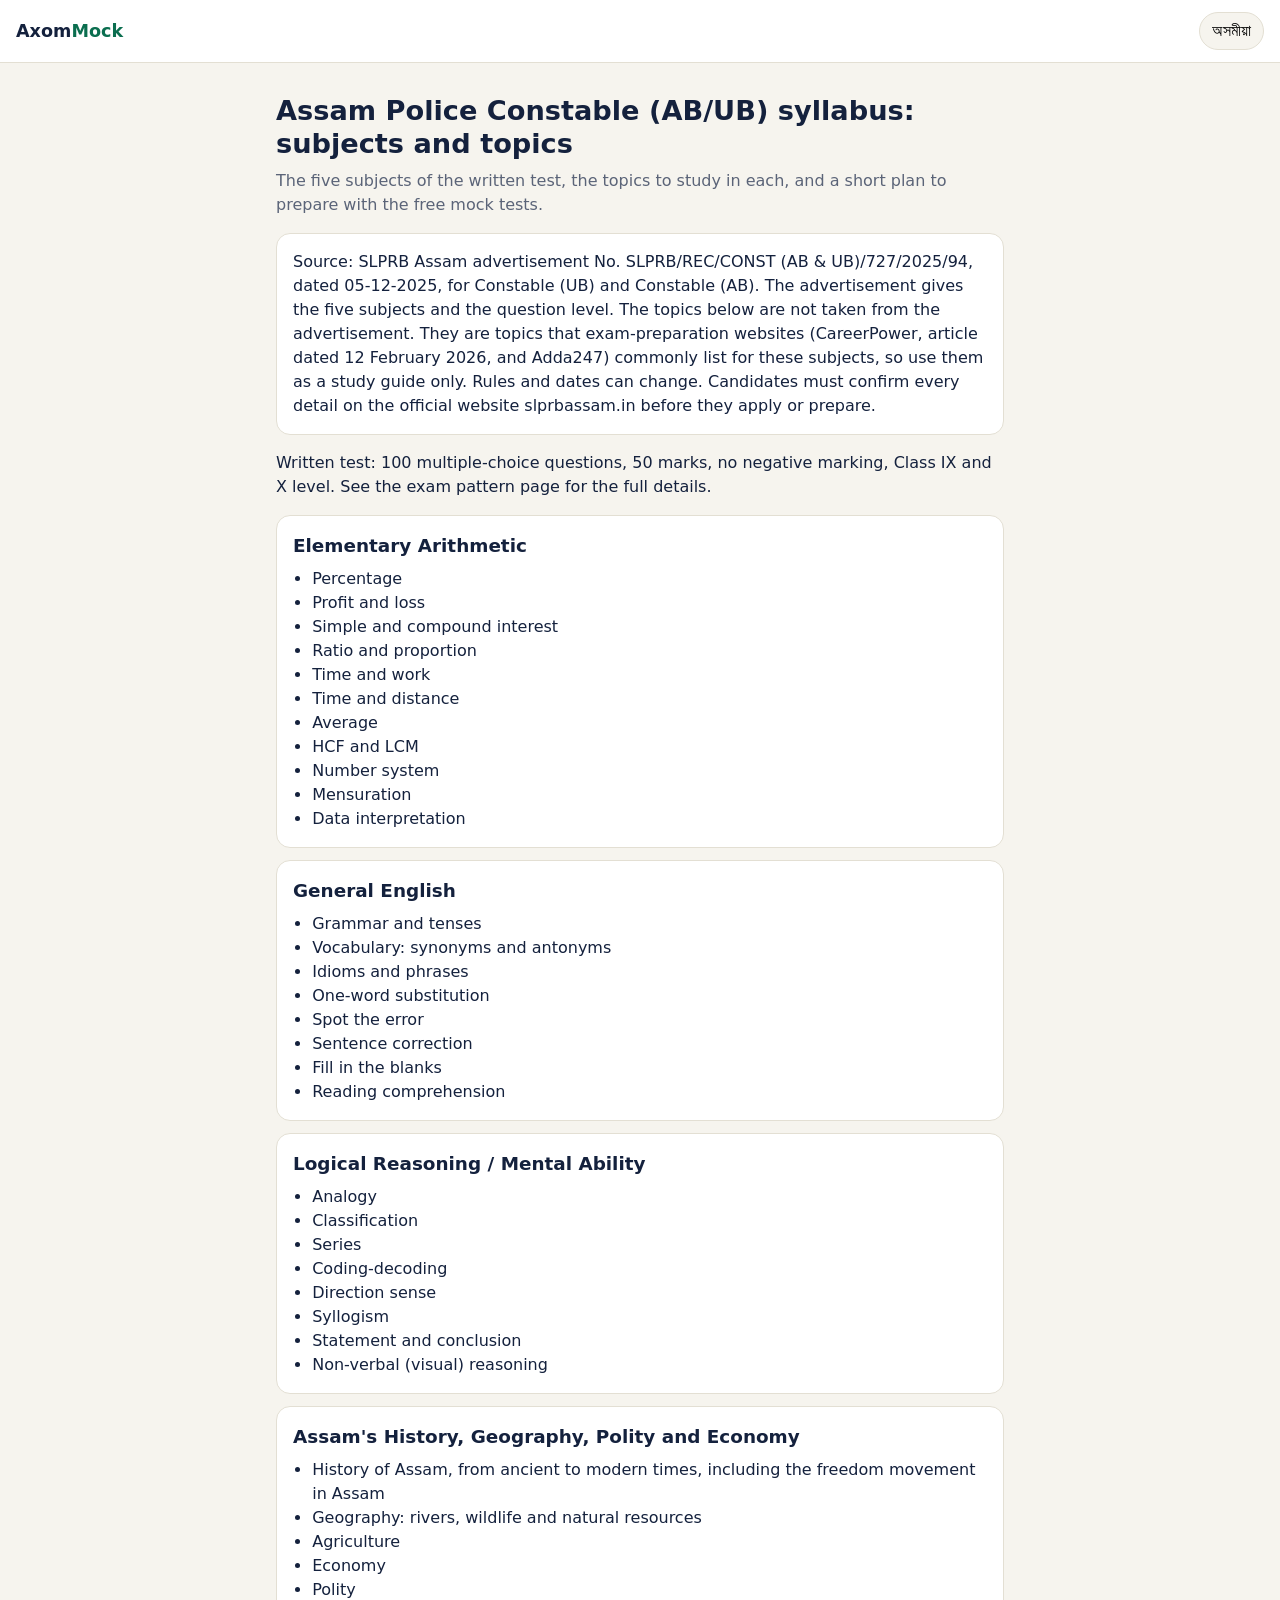
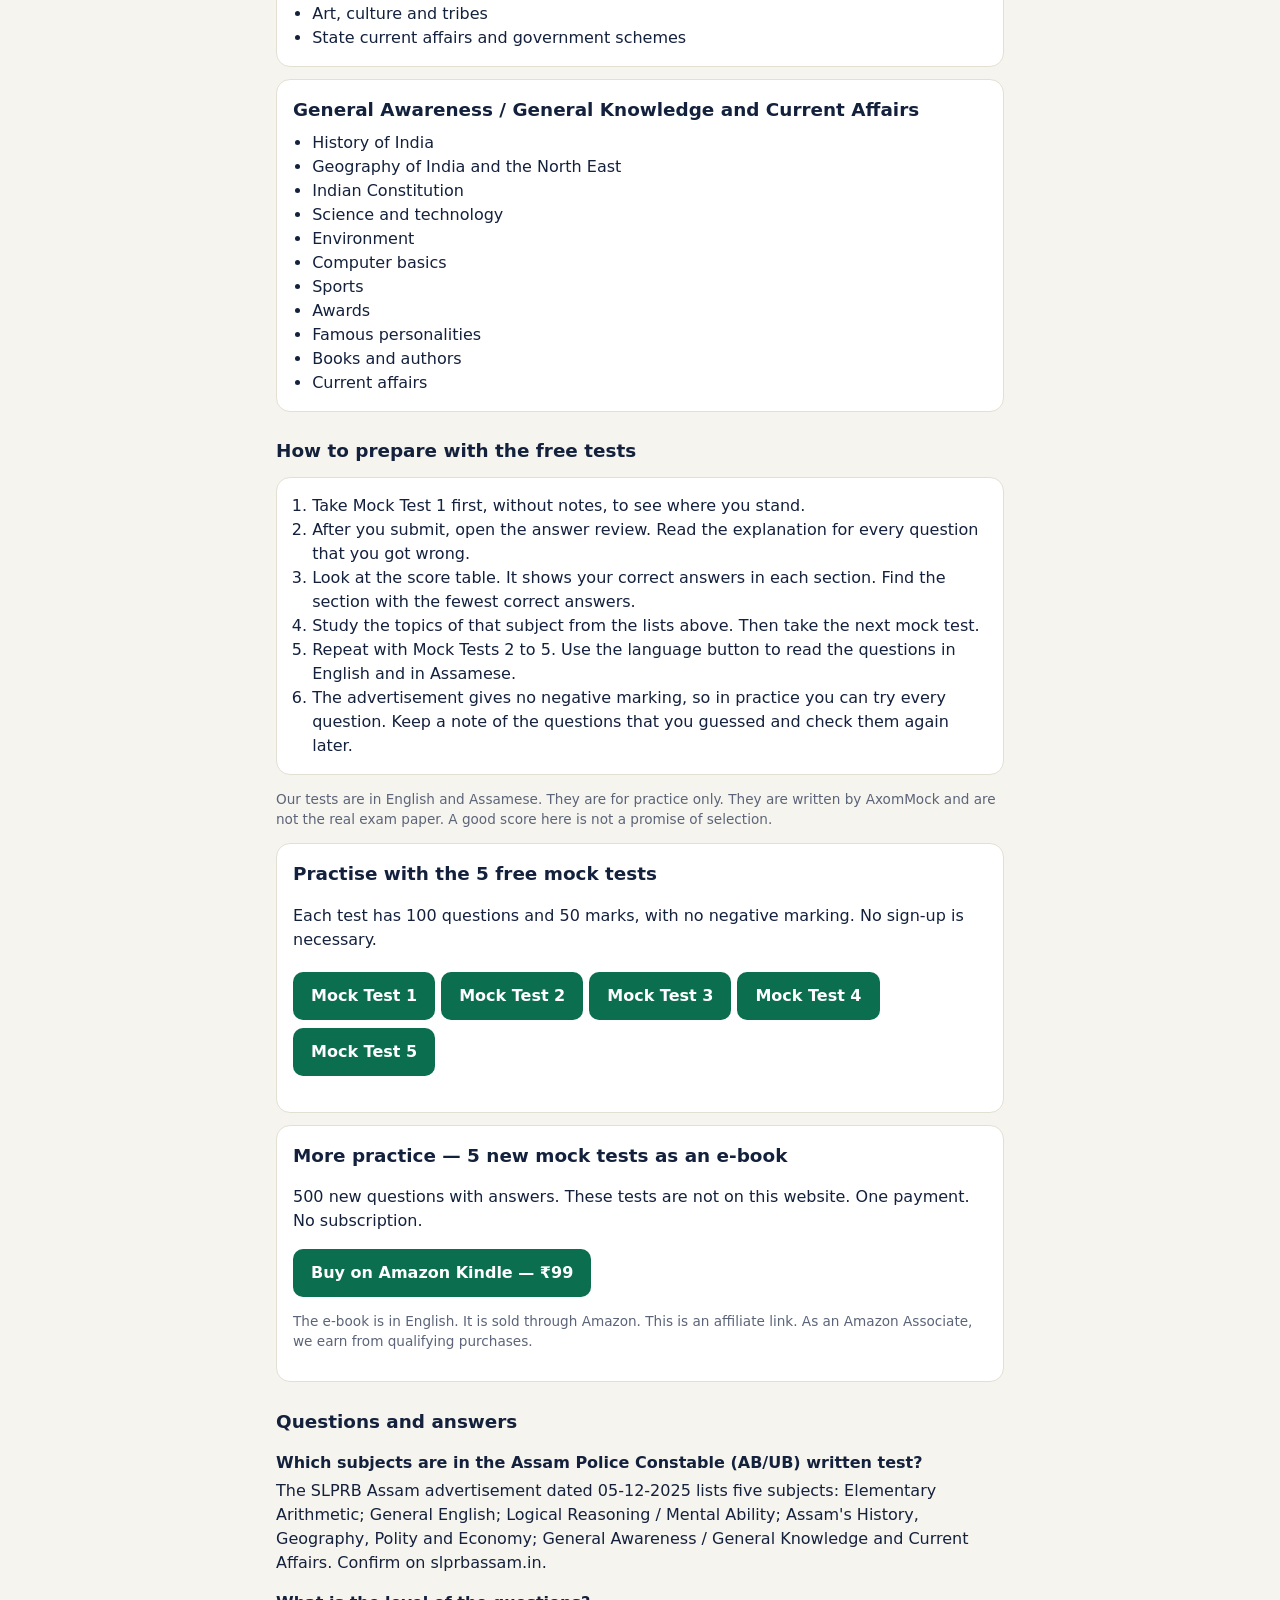
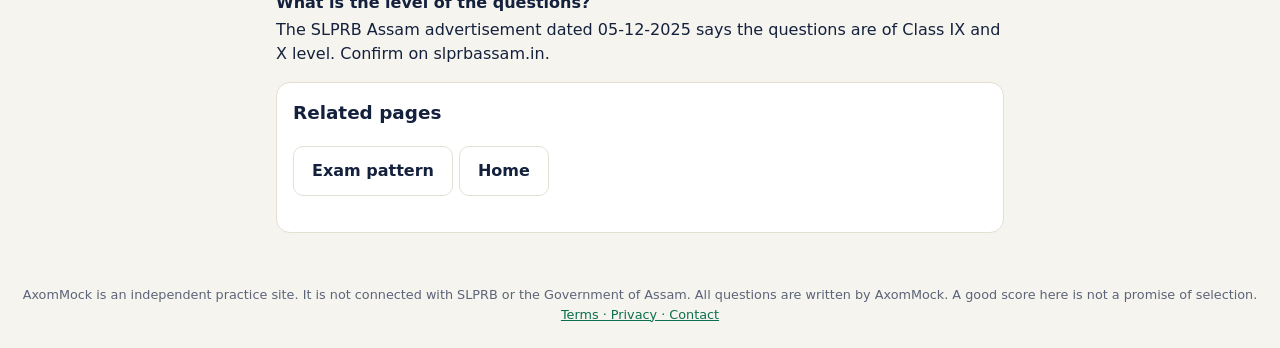
<file: syllabus.html>
<!DOCTYPE html>
<html lang="en">
<head>
<meta charset="utf-8">
<meta name="viewport" content="width=device-width,initial-scale=1">
<title>Assam Police Constable Syllabus: Subjects and Topics – AxomMock</title>
<meta name="description" content="Assam Police Constable (AB/UB) syllabus: the five written test subjects from the SLPRB advertisement of 05-12-2025, common topics, and how to prepare.">
<link rel="canonical" href="https://assam.chewd.study/syllabus.html">
<link rel="stylesheet" href="style.css">
<script type="application/ld+json">
{
  "@context": "https://schema.org",
  "@type": "FAQPage",
  "mainEntity": [
    {
      "@type": "Question",
      "name": "Which subjects are in the Assam Police Constable (AB/UB) written test?",
      "acceptedAnswer": {
        "@type": "Answer",
        "text": "The SLPRB Assam advertisement dated 05-12-2025 lists five subjects: Elementary Arithmetic; General English; Logical Reasoning / Mental Ability; Assam's History, Geography, Polity and Economy; General Awareness / General Knowledge and Current Affairs. Confirm on slprbassam.in."
      }
    },
    {
      "@type": "Question",
      "name": "What is the level of the questions?",
      "acceptedAnswer": {
        "@type": "Answer",
        "text": "The SLPRB Assam advertisement dated 05-12-2025 says the questions are of Class IX and X level. Confirm on slprbassam.in."
      }
    }
  ]
}
</script>
</head>
<body>
<header class="top">
  <a class="logo" href="index.html">Axom<span>Mock</span></a>
  <button class="lang" id="lang"></button>
</header>
<main class="wrap">
  <h1 data-en="Assam Police Constable (AB/UB) syllabus: subjects and topics" data-as="অসম আৰক্ষী কনষ্টেবল (AB/UB) পাঠ্যক্ৰম (Syllabus): বিষয় আৰু বিষয়বস্তু"></h1>
  <p class="sub" data-en="The five subjects of the written test, the topics to study in each, and a short plan to prepare with the free mock tests." data-as="লিখিত পৰীক্ষাৰ পাঁচটা বিষয়, প্ৰতিটোত পঢ়িবলগীয়া বিষয়বস্তু, আৰু বিনামূলীয়া মক টেষ্টৰ সৈতে প্ৰস্তুতিৰ চমু পৰিকল্পনা।"></p>

  <div class="card">
    <p style="margin:0" data-en="Source: SLPRB Assam advertisement No. SLPRB/REC/CONST (AB &amp; UB)/727/2025/94, dated 05-12-2025, for Constable (UB) and Constable (AB). The advertisement gives the five subjects and the question level. The topics below are not taken from the advertisement. They are topics that exam-preparation websites (CareerPower, article dated 12 February 2026, and Adda247) commonly list for these subjects, so use them as a study guide only. Rules and dates can change. Candidates must confirm every detail on the official website slprbassam.in before they apply or prepare." data-as="উৎস: কনষ্টেবল (UB) আৰু কনষ্টেবল (AB) পদৰ বাবে SLPRB অসমৰ বিজ্ঞাপন নং SLPRB/REC/CONST (AB &amp; UB)/727/2025/94, তাৰিখ 05-12-2025। বিজ্ঞাপনত পাঁচটা বিষয় আৰু প্ৰশ্নৰ মান দিয়া আছে। তলৰ বিষয়বোৰ (topics) বিজ্ঞাপনৰ পৰা লোৱা নহয়। এইবোৰ পৰীক্ষাৰ প্ৰস্তুতিৰ ৱেবছাইটে (CareerPower, 12 ফেব্ৰুৱাৰী 2026 ৰ লেখা, আৰু Adda247) এই বিষয়বোৰৰ বাবে সাধাৰণতে দিয়া বিষয়, গতিকে এইবোৰ কেৱল পঢ়াৰ সহায়ক হিচাপে লওক। নিয়ম আৰু তাৰিখ সলনি হ'ব পাৰে। আবেদন বা প্ৰস্তুতিৰ আগতে প্ৰাৰ্থীসকলে প্ৰতিটো তথ্য চৰকাৰী ৱেবছাইট slprbassam.in ত নিশ্চিত কৰিব লাগে।"></p>
  </div>

  <p data-en="Written test: 100 multiple-choice questions, 50 marks, no negative marking, Class IX and X level. See the exam pattern page for the full details." data-as="লিখিত পৰীক্ষা: 100 টা বহুবিকল্পীয় প্ৰশ্ন, 50 নম্বৰ, ঋণাত্মক নম্বৰ নাই, নৱম আৰু দশম শ্ৰেণীৰ মান। সম্পূৰ্ণ বিৱৰণৰ বাবে পৰীক্ষাৰ আৰ্হিৰ পৃষ্ঠা চাওক।"></p>

  <div class="card">
    <h2 style="margin-top:0" data-en="Elementary Arithmetic" data-as="প্ৰাথমিক পাটীগণিত (Elementary Arithmetic)"></h2>
    <ul style="margin:0;padding-left:1.2em">
      <li data-en="Percentage" data-as="শতাংশ (percentage)"></li>
      <li data-en="Profit and loss" data-as="লাভ আৰু লোকচান (profit and loss)"></li>
      <li data-en="Simple and compound interest" data-as="সৰল আৰু চক্ৰবৃদ্ধি সুত (simple and compound interest)"></li>
      <li data-en="Ratio and proportion" data-as="অনুপাত আৰু সমানুপাত (ratio and proportion)"></li>
      <li data-en="Time and work" data-as="কাম আৰু সময় (time and work)"></li>
      <li data-en="Time and distance" data-as="সময় আৰু দূৰত্ব (time and distance)"></li>
      <li data-en="Average" data-as="গড় (average)"></li>
      <li data-en="HCF and LCM" data-as="গ.সা.গু আৰু ল.সা.গু (HCF and LCM)"></li>
      <li data-en="Number system" data-as="সংখ্যা পদ্ধতি (number system)"></li>
      <li data-en="Mensuration" data-as="ক্ষেত্ৰমিতি (mensuration)"></li>
      <li data-en="Data interpretation" data-as="তথ্য ব্যাখ্যা (data interpretation)"></li>
    </ul>
  </div>
  <div class="card">
    <h2 style="margin-top:0" data-en="General English" data-as="সাধাৰণ ইংৰাজী (General English)"></h2>
    <ul style="margin:0;padding-left:1.2em">
      <li data-en="Grammar and tenses" data-as="ব্যাকৰণ আৰু কাল (grammar and tenses)"></li>
      <li data-en="Vocabulary: synonyms and antonyms" data-as="শব্দভাণ্ডাৰ: সমাৰ্থক আৰু বিপৰীতাৰ্থক শব্দ (vocabulary: synonyms and antonyms)"></li>
      <li data-en="Idioms and phrases" data-as="ধাতু-ফকৰা (idioms and phrases)"></li>
      <li data-en="One-word substitution" data-as="এক শব্দত প্ৰকাশ (one-word substitution)"></li>
      <li data-en="Spot the error" data-as="ভুল বিচাৰি উলিওৱা (spot the error)"></li>
      <li data-en="Sentence correction" data-as="বাক্য শুদ্ধ কৰা (sentence correction)"></li>
      <li data-en="Fill in the blanks" data-as="খালী ঠাই পূৰণ (fill in the blanks)"></li>
      <li data-en="Reading comprehension" data-as="অনুচ্ছেদ বুজা (reading comprehension)"></li>
    </ul>
  </div>
  <div class="card">
    <h2 style="margin-top:0" data-en="Logical Reasoning / Mental Ability" data-as="যুক্তি / মানসিক সামৰ্থ্য (Logical Reasoning / Mental Ability)"></h2>
    <ul style="margin:0;padding-left:1.2em">
      <li data-en="Analogy" data-as="সাদৃশ্য (analogy)"></li>
      <li data-en="Classification" data-as="শ্ৰেণীবিভাজন (classification)"></li>
      <li data-en="Series" data-as="শৃংখলা (series)"></li>
      <li data-en="Coding-decoding" data-as="কোডিং-ডিকোডিং (coding-decoding)"></li>
      <li data-en="Direction sense" data-as="দিশ নিৰ্ণয় (direction sense)"></li>
      <li data-en="Syllogism" data-as="সিলোজিজম (syllogism)"></li>
      <li data-en="Statement and conclusion" data-as="বিবৃতি আৰু সিদ্ধান্ত (statement and conclusion)"></li>
      <li data-en="Non-verbal (visual) reasoning" data-as="চিত্ৰভিত্তিক যুক্তি (non-verbal reasoning)"></li>
    </ul>
  </div>
  <div class="card">
    <h2 style="margin-top:0" data-en="Assam's History, Geography, Polity and Economy" data-as="অসমৰ বুৰঞ্জী, ভূগোল, ৰাজনীতি আৰু অৰ্থনীতি (Assam's History, Geography, Polity and Economy)"></h2>
    <ul style="margin:0;padding-left:1.2em">
      <li data-en="History of Assam, from ancient to modern times, including the freedom movement in Assam" data-as="অসমৰ বুৰঞ্জী, প্ৰাচীন কালৰ পৰা আধুনিক কাললৈ, অসমৰ স্বাধীনতা আন্দোলনসহ (history of Assam, including the freedom movement)"></li>
      <li data-en="Geography: rivers, wildlife and natural resources" data-as="ভূগোল: নদী, বন্যপ্ৰাণী আৰু প্ৰাকৃতিক সম্পদ (geography: rivers, wildlife and natural resources)"></li>
      <li data-en="Agriculture" data-as="কৃষি (agriculture)"></li>
      <li data-en="Economy" data-as="অৰ্থনীতি (economy)"></li>
      <li data-en="Polity" data-as="ৰাজনীতি (polity)"></li>
      <li data-en="Art, culture and tribes" data-as="কলা, সংস্কৃতি আৰু জনজাতি (art, culture and tribes)"></li>
      <li data-en="State current affairs and government schemes" data-as="ৰাজ্যৰ সাম্প্ৰতিক ঘটনা আৰু চৰকাৰী আঁচনি (state current affairs and government schemes)"></li>
    </ul>
  </div>
  <div class="card">
    <h2 style="margin-top:0" data-en="General Awareness / General Knowledge and Current Affairs" data-as="সাধাৰণ সজাগতা / সাধাৰণ জ্ঞান আৰু সাম্প্ৰতিক ঘটনা (General Awareness / General Knowledge and Current Affairs)"></h2>
    <ul style="margin:0;padding-left:1.2em">
      <li data-en="History of India" data-as="ভাৰতৰ বুৰঞ্জী (history of India)"></li>
      <li data-en="Geography of India and the North East" data-as="ভাৰত আৰু উত্তৰ-পূবৰ ভূগোল (geography of India and the North East)"></li>
      <li data-en="Indian Constitution" data-as="ভাৰতীয় সংবিধান (Indian Constitution)"></li>
      <li data-en="Science and technology" data-as="বিজ্ঞান আৰু প্ৰযুক্তি (science and technology)"></li>
      <li data-en="Environment" data-as="পৰিৱেশ (environment)"></li>
      <li data-en="Computer basics" data-as="কম্পিউটাৰৰ প্ৰাথমিক জ্ঞান (computer basics)"></li>
      <li data-en="Sports" data-as="ক্ৰীড়া (sports)"></li>
      <li data-en="Awards" data-as="বঁটা (awards)"></li>
      <li data-en="Famous personalities" data-as="বিখ্যাত ব্যক্তিত্ব (famous personalities)"></li>
      <li data-en="Books and authors" data-as="কিতাপ আৰু লেখক (books and authors)"></li>
      <li data-en="Current affairs" data-as="সাম্প্ৰতিক ঘটনা (current affairs)"></li>
    </ul>
  </div>

  <h2 data-en="How to prepare with the free tests" data-as="বিনামূলীয়া টেষ্টৰ সৈতে কেনেকৈ প্ৰস্তুতি ল'ব"></h2>
  <div class="card"><ol style="margin:0;padding-left:1.2em">
    <li data-en="Take Mock Test 1 first, without notes, to see where you stand." data-as="প্ৰথমে টোকা নোচোৱাকৈ মক টেষ্ট 1 দিয়ক, যাতে আপুনি কোন ঠাইত আছে বুজিব পাৰে।"></li>
    <li data-en="After you submit, open the answer review. Read the explanation for every question that you got wrong." data-as="জমা দিয়াৰ পিছত উত্তৰসমূহ (answer review) চাওক। ভুল হোৱা প্ৰতিটো প্ৰশ্নৰ ব্যাখ্যা পঢ়ক।"></li>
    <li data-en="Look at the score table. It shows your correct answers in each section. Find the section with the fewest correct answers." data-as="নম্বৰৰ তালিকা চাওক। ইয়াত প্ৰতিটো শাখাত আপোনাৰ শুদ্ধ উত্তৰ দেখুৱায়। যিটো শাখাত শুদ্ধ উত্তৰ সকলোতকৈ কম, সেইটো বিচাৰি উলিয়াওক।"></li>
    <li data-en="Study the topics of that subject from the lists above. Then take the next mock test." data-as="ওপৰৰ তালিকাৰ পৰা সেই বিষয়ৰ বিষয়বস্তু (topics) পঢ়ক। তাৰ পিছত পিছৰ মক টেষ্টটো দিয়ক।"></li>
    <li data-en="Repeat with Mock Tests 2 to 5. Use the language button to read the questions in English and in Assamese." data-as="মক টেষ্ট 2 ৰ পৰা 5 লৈ একেদৰে কৰক। ভাষাৰ বুটামটো (language button) ব্যৱহাৰ কৰি প্ৰশ্নবোৰ ইংৰাজী আৰু অসমীয়া দুয়োটাতে পঢ়ক।"></li>
    <li data-en="The advertisement gives no negative marking, so in practice you can try every question. Keep a note of the questions that you guessed and check them again later." data-as="বিজ্ঞাপনত ঋণাত্মক নম্বৰ নাই, গতিকে অনুশীলনত আপুনি প্ৰতিটো প্ৰশ্ন চেষ্টা কৰিব পাৰে। অনুমানেৰে দিয়া প্ৰশ্নবোৰ লিখি ৰাখক আৰু পিছত পুনৰ পৰীক্ষা কৰক।"></li>
  </ol></div>
  <p class="note" data-en="Our tests are in English and Assamese. They are for practice only. They are written by AxomMock and are not the real exam paper. A good score here is not a promise of selection." data-as="আমাৰ টেষ্টসমূহ ইংৰাজী আৰু অসমীয়াত আছে। এইবোৰ কেৱল অনুশীলনৰ বাবে। প্ৰশ্নবোৰ AxomMock য়ে লিখা, প্ৰকৃত পৰীক্ষাৰ প্ৰশ্নকাকত নহয়। ইয়াত ভাল নম্বৰ পোৱাটো নিৰ্বাচনৰ নিশ্চয়তা নহয়।"></p>

  <div class="card">
    <h2 style="margin-top:0" data-en="Practise with the 5 free mock tests" data-as="বিনামূলীয়া 5 টা মক টেষ্টৰ সৈতে অনুশীলন কৰক"></h2>
    <p data-en="Each test has 100 questions and 50 marks, with no negative marking. No sign-up is necessary." data-as="প্ৰতিটো টেষ্টত 100 টা প্ৰশ্ন আৰু 50 নম্বৰ, ঋণাত্মক নম্বৰ নাই। পঞ্জীয়নৰ প্ৰয়োজন নাই।"></p>
    <p><a class="btn" style="margin:4px 6px 4px 0" href="test.html?m=1"><span data-en="Mock Test 1" data-as="মক টেষ্ট 1"></span></a><a class="btn" style="margin:4px 6px 4px 0" href="test.html?m=2"><span data-en="Mock Test 2" data-as="মক টেষ্ট 2"></span></a><a class="btn" style="margin:4px 6px 4px 0" href="test.html?m=3"><span data-en="Mock Test 3" data-as="মক টেষ্ট 3"></span></a><a class="btn" style="margin:4px 6px 4px 0" href="test.html?m=4"><span data-en="Mock Test 4" data-as="মক টেষ্ট 4"></span></a><a class="btn" style="margin:4px 6px 4px 0" href="test.html?m=5"><span data-en="Mock Test 5" data-as="মক টেষ্ট 5"></span></a></p>
  </div>

  <div class="card">
    <h2 style="margin-top:0" data-en="More practice — 5 new mock tests as an e-book" data-as="অধিক অনুশীলন — ই-বুক হিচাপে 5 টা নতুন মক টেষ্ট"></h2>
    <p data-en="500 new questions with answers. These tests are not on this website. One payment. No subscription." data-as="উত্তৰসহ 500 টা নতুন প্ৰশ্ন। এই টেষ্টসমূহ এই ৱেবছাইটত নাই। এবাৰ পৰিশোধ। কোনো ছাবস্ক্ৰিপচন নাই।"></p>
    <a class="btn" href="https://www.amazon.in/dp/B0HRRXD11S?tag=gabbar-21" target="_blank" rel="noopener sponsored" data-en="Buy on Amazon Kindle — ₹99" data-as="Amazon Kindle ত কিনক — ₹99"></a>
    <p class="note" data-en="The e-book is in English. It is sold through Amazon. This is an affiliate link. As an Amazon Associate, we earn from qualifying purchases." data-as="ই-বুকখন ইংৰাজী ভাষাত আছে। Amazon ৰ জৰিয়তে বিক্ৰী হয়। এইটো এটা এফিলিয়েট লিংক। Amazon Associate হিচাপে আমি যোগ্য ক্ৰয়ৰ পৰা উপাৰ্জন কৰোঁ।"></p>
  </div>

<h2 data-en="Questions and answers" data-as="প্ৰশ্ন আৰু উত্তৰ"></h2>
  <h3 style="font-size:1rem;margin:1em 0 .2em" data-en="Which subjects are in the Assam Police Constable (AB/UB) written test?" data-as="অসম আৰক্ষী কনষ্টেবল (AB/UB) লিখিত পৰীক্ষাত কোন কোন বিষয় থাকে?"></h3>
  <p style="margin-top:0" data-en="The SLPRB Assam advertisement dated 05-12-2025 lists five subjects: Elementary Arithmetic; General English; Logical Reasoning / Mental Ability; Assam's History, Geography, Polity and Economy; General Awareness / General Knowledge and Current Affairs. Confirm on slprbassam.in." data-as="SLPRB অসমৰ 05-12-2025 তাৰিখৰ বিজ্ঞাপনত পাঁচটা বিষয় আছে: প্ৰাথমিক পাটীগণিত (Elementary Arithmetic); সাধাৰণ ইংৰাজী (General English); যুক্তি / মানসিক সামৰ্থ্য (Logical Reasoning / Mental Ability); অসমৰ বুৰঞ্জী, ভূগোল, ৰাজনীতি আৰু অৰ্থনীতি (Assam's History, Geography, Polity and Economy); সাধাৰণ সজাগতা / সাধাৰণ জ্ঞান আৰু সাম্প্ৰতিক ঘটনা (General Awareness / General Knowledge and Current Affairs)। slprbassam.in ত নিশ্চিত কৰক।"></p>
  <h3 style="font-size:1rem;margin:1em 0 .2em" data-en="What is the level of the questions?" data-as="প্ৰশ্নৰ মান কিমান?"></h3>
  <p style="margin-top:0" data-en="The SLPRB Assam advertisement dated 05-12-2025 says the questions are of Class IX and X level. Confirm on slprbassam.in." data-as="SLPRB অসমৰ 05-12-2025 তাৰিখৰ বিজ্ঞাপন অনুসৰি প্ৰশ্নবোৰ নৱম আৰু দশম শ্ৰেণীৰ মানৰ। slprbassam.in ত নিশ্চিত কৰক।"></p>

  <div class="card">
    <h2 style="margin-top:0" data-en="Related pages" data-as="সম্পৰ্কিত পৃষ্ঠা"></h2>
    <p><a class="btn ghost" style="margin:4px 6px 4px 0" href="exam-pattern.html"><span data-en="Exam pattern" data-as="পৰীক্ষাৰ আৰ্হি (Exam Pattern)"></span></a><a class="btn ghost" style="margin:4px 6px 4px 0" href="index.html"><span data-en="Home" data-as="মুখ্য পৃষ্ঠা"></span></a></p>
  </div>
</main>
<footer><span data-en="AxomMock is an independent practice site. It is not connected with SLPRB or the Government of Assam. All questions are written by AxomMock. A good score here is not a promise of selection." data-as="AxomMock এটা স্বতন্ত্ৰ অনুশীলন ছাইট। SLPRB বা অসম চৰকাৰৰ সৈতে ইয়াৰ কোনো সম্পৰ্ক নাই। সকলো প্ৰশ্ন AxomMock য়ে নিজাকৈ প্ৰস্তুত কৰা। ইয়াত ভাল নম্বৰ পোৱাটো নিৰ্বাচনৰ নিশ্চয়তা নহয়।"></span><br><a href="legal.html">Terms · Privacy · Contact</a></footer>
<script src="lang.js"></script>
<!-- Cloudflare Web Analytics --><script type='module' src='https://static.cloudflareinsights.com/beacon.min.js' data-cf-beacon='{"token": "37643b3091d94e91ad17ff8a0eee2a0e"}'></script><!-- End Cloudflare Web Analytics -->
</body>
</html>
</file>
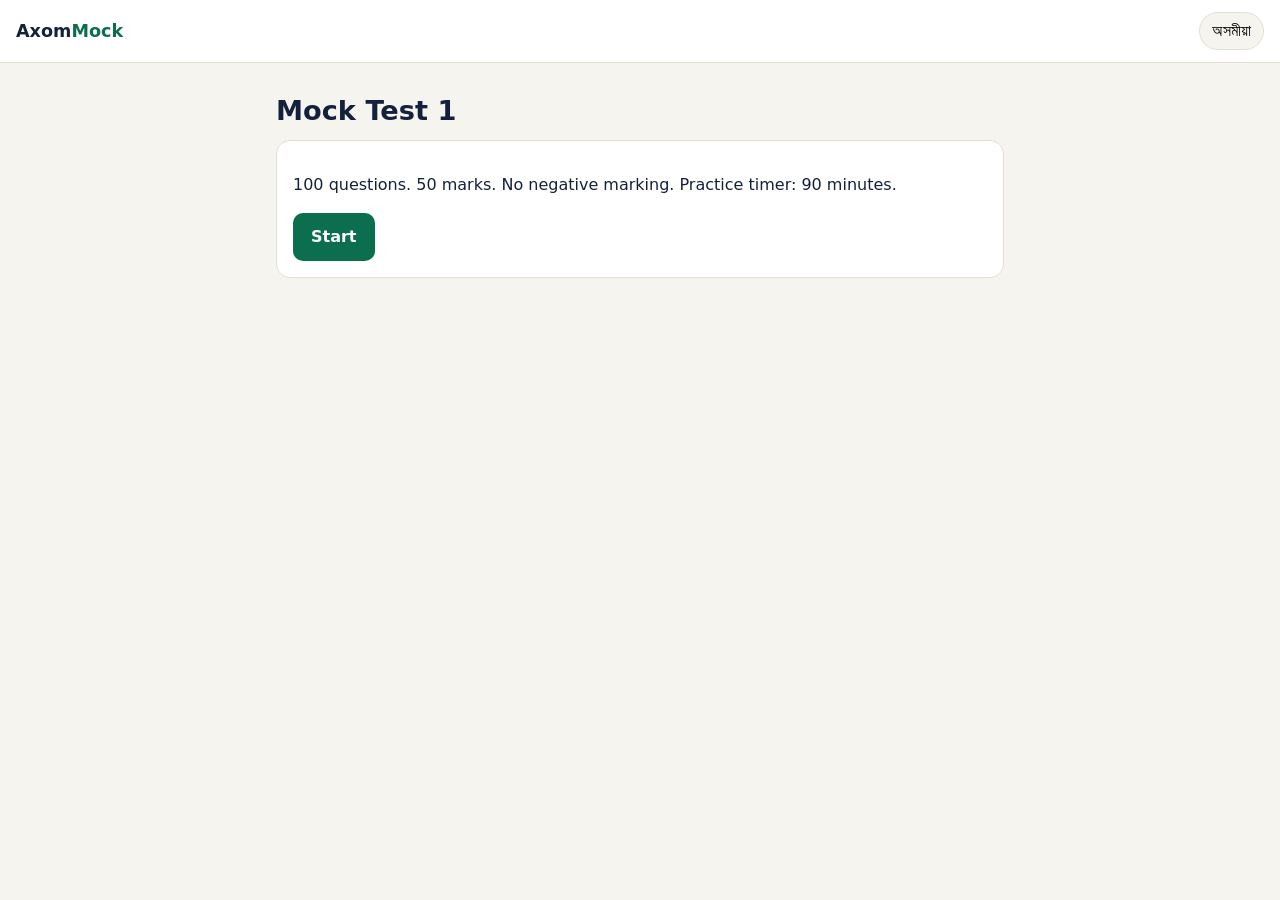
<file: test.html>
<!DOCTYPE html>
<html lang="en">
<head>
<meta charset="utf-8">
<meta name="viewport" content="width=device-width,initial-scale=1">
<title>Mock Test 1 – AxomMock</title>
<link rel="stylesheet" href="style.css">
</head>
<body>
<header class="top">
  <a class="logo" href="index.html">Axom<span>Mock</span></a>
  <button class="lang" id="lang"></button>
</header>
<main class="wrap" id="app"></main>
<script src="lang.js"></script>
<script>
  var MOCK_N = Math.max(1, Math.min(99, parseInt((location.search.match(/[?&]m=(\d+)/) || [])[1] || "1", 10)));
  document.write('<script src="mock' + MOCK_N + '.js"><\/script><script src="app.js"><\/script>');
</script>
<!-- Cloudflare Web Analytics --><script type='module' src='https://static.cloudflareinsights.com/beacon.min.js' data-cf-beacon='{"token": "37643b3091d94e91ad17ff8a0eee2a0e"}'></script><!-- End Cloudflare Web Analytics -->
</body>
</html>
</file>
<file: style.css>
:root{--ink:#14213d;--muted:#5b6478;--bg:#f6f4ee;--card:#fff;--line:#e3dfd3;--brand:#0b6e4f;--brand-d:#085a41;--warn:#b3541e;--ok:#0b6e4f;--bad:#b3261e}
*{box-sizing:border-box}
body{margin:0;font-family:system-ui,-apple-system,"Segoe UI","Noto Sans Bengali","Noto Sans",sans-serif;background:var(--bg);color:var(--ink);line-height:1.5}
a{color:var(--brand)}
.wrap{max-width:760px;margin:0 auto;padding:16px}
header.top{display:flex;justify-content:space-between;align-items:center;padding:12px 16px;background:var(--card);border-bottom:1px solid var(--line);position:sticky;top:0;z-index:5}
.logo{font-weight:800;font-size:1.1rem;text-decoration:none;color:var(--ink)}
.logo span{color:var(--brand)}
.lang{border:1px solid var(--line);background:var(--bg);border-radius:999px;padding:6px 12px;font:inherit;cursor:pointer}
h1{font-size:1.7rem;line-height:1.2;margin:.6em 0 .3em}
h2{font-size:1.15rem;margin:1.4em 0 .4em}
.sub{color:var(--muted);margin-top:0}
.card{background:var(--card);border:1px solid var(--line);border-radius:14px;padding:16px;margin:12px 0}
.facts{display:grid;grid-template-columns:repeat(2,1fr);gap:10px}
.facts div{background:var(--card);border:1px solid var(--line);border-radius:12px;padding:12px}
.facts b{display:block;font-size:1.25rem}
.facts small{color:var(--muted)}
.btn{display:inline-block;background:var(--brand);color:#fff;border:0;border-radius:10px;padding:12px 18px;font:inherit;font-weight:700;text-decoration:none;cursor:pointer}
.btn:hover{background:var(--brand-d)}
.btn.ghost{background:transparent;color:var(--ink);border:1px solid var(--line)}
.btn[disabled]{background:#c9c5b8;cursor:not-allowed}
.note{font-size:.85rem;color:var(--muted)}
.bar{display:flex;justify-content:space-between;align-items:center;gap:8px;flex-wrap:wrap}
.timer{font-variant-numeric:tabular-nums;font-weight:700}
.timer.low{color:var(--bad)}
.sec{font-size:.8rem;text-transform:uppercase;letter-spacing:.04em;color:var(--brand);font-weight:700}
.qtext{font-size:1.1rem;margin:.3em 0 .8em}
.opt{display:block;width:100%;text-align:left;background:var(--card);border:1px solid var(--line);border-radius:10px;padding:12px;margin:8px 0;font:inherit;cursor:pointer}
.opt.sel{border-color:var(--brand);background:#e7f3ee;font-weight:600}
.opt.right{border-color:var(--ok);background:#e7f3ee}
.opt.wrong{border-color:var(--bad);background:#fbeceb}
.nav{display:flex;justify-content:space-between;gap:8px;margin-top:14px}
.grid{display:grid;grid-template-columns:repeat(10,1fr);gap:4px;margin-top:14px}
.grid button{border:1px solid var(--line);background:var(--card);border-radius:6px;padding:6px 0;font-size:.75rem;cursor:pointer}
.grid button.done{background:#e7f3ee;border-color:var(--brand)}
.grid button.cur{outline:2px solid var(--ink)}
.score{font-size:2.4rem;font-weight:800;margin:0}
table{width:100%;border-collapse:collapse}
td,th{padding:8px;border-bottom:1px solid var(--line);text-align:left}
.exp{font-size:.9rem;color:var(--muted);margin-top:6px}
footer{color:var(--muted);font-size:.8rem;padding:24px 16px;text-align:center}
@media(max-width:480px){.grid{grid-template-columns:repeat(8,1fr)}h1{font-size:1.4rem}}
details summary{cursor:pointer;color:var(--brand);font-weight:700}
.static .opt{cursor:default}
</file>
